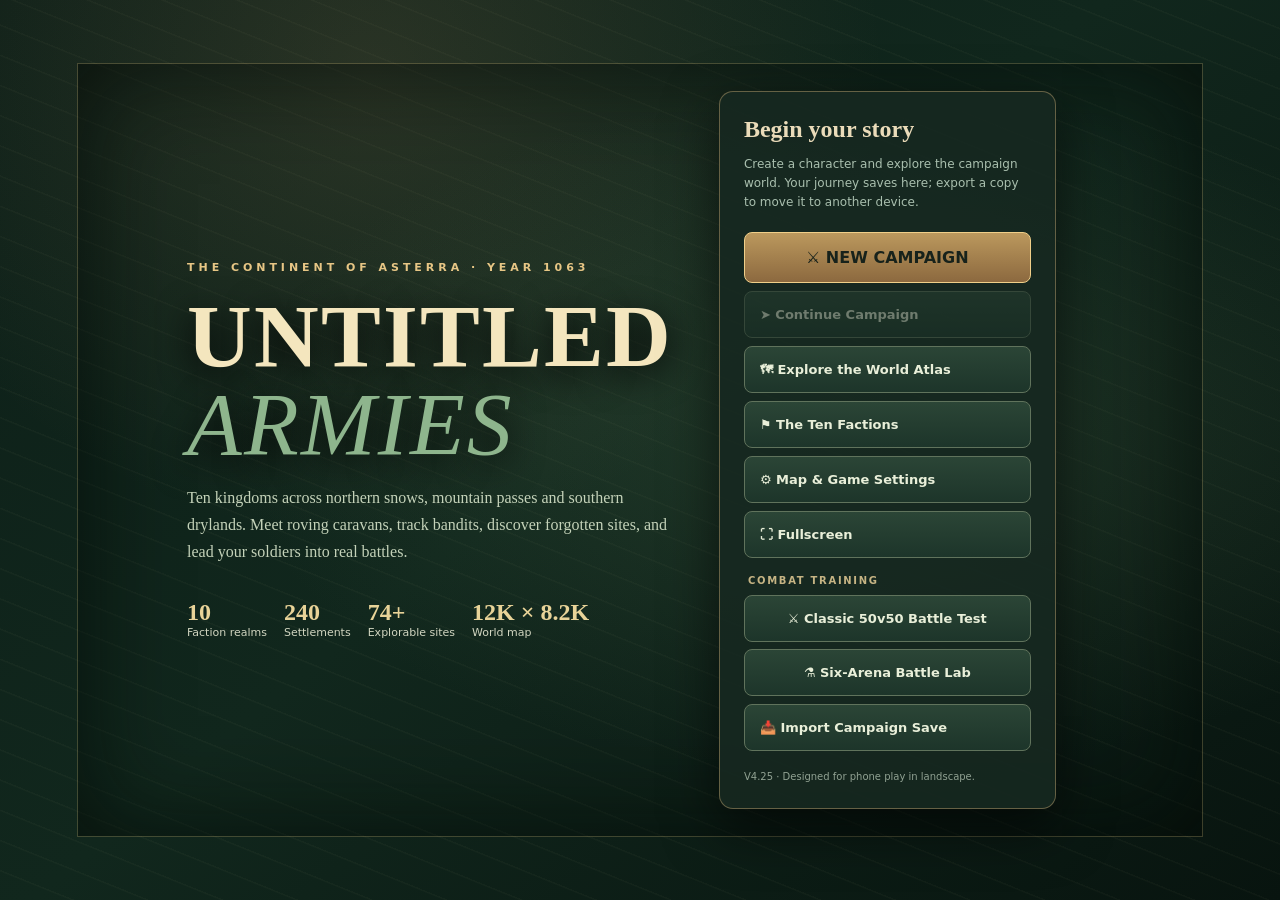
<file: index.html>
<!doctype html>
<html lang="en">
<head>
<meta charset="utf-8">
<meta name="viewport" content="width=device-width,initial-scale=1,maximum-scale=1,user-scalable=no,viewport-fit=cover">
<meta name="theme-color" content="#091512">
<meta name="description" content="Untitled Armies: a medieval campaign sandbox. Explore the vast continent of Asterra, meet ten factions, recruit and upgrade faction troops, and build your legend.">
<title>Untitled Armies — Asterra Campaign · V4.25</title>
<link rel="stylesheet" href="campaign.css?v=4.22">
<style>
.battle-return #screenMenu,.battle-return .mobile-timebar{display:none}
#battleReturnStatus,#battleReturnRetry[hidden]{display:none}
.battle-return #battleReturnStatus{
 position:fixed;inset:0;display:grid;place-content:center;justify-items:center;gap:12px;visibility:hidden;pointer-events:none;
 color:#e7dbc0;font:600 .9rem system-ui;animation:show-battle-return-status 0s .3s forwards
}
.battle-return #battleReturnRetry{pointer-events:auto;min-height:44px}
@keyframes show-battle-return-status{to{visibility:visible}}
</style>
<script>
if(new URLSearchParams(location.search).get('battleReturn')==='1'){
 const root=document.documentElement;
 root.classList.add('battle-return');
 document.addEventListener('DOMContentLoaded',()=>{
  if(!root.classList.contains('battle-return'))return;
  document.getElementById('battleReturnMessage').textContent='Could not load the campaign.';
  const retry=document.getElementById('battleReturnRetry');
  retry.href=location.href;
  retry.hidden=false;
 },{once:true});
}
</script>
</head>
<body>
<div id="battleReturnStatus">
 <span id="battleReturnMessage" role="status">Returning to campaign…</span>
 <a id="battleReturnRetry" class="btn" hidden>Retry</a>
</div>
<div id="rotateNotice" role="status" aria-live="polite">
 <div class="rotate-phone" aria-hidden="true">▱<span>↻</span></div>
 <strong>Turn your phone sideways</strong>
 <p>Untitled Armies is designed to be played in landscape.</p>
</div>
<div id="game" class="hidden">
 <header class="topbar">
   <div class="brand"><span class="crest">⚔</span><div><strong>UNTITLED ARMIES</strong><small>ASTERRA CAMPAIGN · V4.25</small></div></div>
  <div class="top-center">
   <div class="chip">📜 <b id="hudDay">Day 1 · 08:00</b></div>
   <div class="chip">⚑ <b id="hudRegion">Valdorian Kingdom</b></div>
   <div class="chip">⚔ <b id="hudParty">8/75</b></div>
   <div class="chip">🪙 <b id="hudGold">900</b></div>
   <div class="chip">🍞 <b id="hudFood">22</b></div>
  </div>
  <div class="actions">
   <button class="btn small" id="btnSidebar" title="Toggle character and army sidebar">☷</button>
   <button class="btn small" id="btnInspect" title="Toggle place information">⚑</button>
   <button class="btn small" id="btnSave">💾 Save</button>
   <button class="btn small" id="mapFullscreen" type="button" aria-label="Enter fullscreen" aria-pressed="false" title="Enter fullscreen">⛶</button>
   <button class="btn primary small" id="btnMenu">☰ Menu</button>
  </div>
 </header>
 <div class="layout">
  <aside id="sidebar" class="sidebar mobile-hide" aria-label="Your character and army">
   <div class="section-caption">THE TRAVELER</div>
   <div class="hero-card">
    <div class="hero-icon" id="charAvatar">⚜</div>
    <div class="hero-name" id="charName">Wanderer</div>
    <div class="hero-sub" id="charCulture">Level 1 · Kingdom of Valdoria</div>
    <div class="bar"><div class="bar-fill" id="healthBar"></div></div>
    <div class="hero-sub">Health <span id="healthLabel">100/100</span></div>
    <div class="statgrid">
     <div class="stat"><div class="stat-label">🪙 Denars</div><div class="stat-value" id="statGold">900</div></div>
     <div class="stat"><div class="stat-label">🍞 Provisions</div><div class="stat-value" id="statFood">22</div></div>
     <div class="stat"><div class="stat-label">⚑ Renown</div><div class="stat-value" id="statRenown">0</div></div>
     <div class="stat"><div class="stat-label">⚔ Troops</div><div class="stat-value" id="statParty">8</div></div>
     <div class="stat"><div class="stat-label">♥ Morale</div><div class="stat-value" id="statMorale">65</div></div>
    </div>
   </div>
   <button class="btn wide" id="btnCharacter">♙ Character</button>
   <button class="btn wide" id="btnParty">⚔ Manage Party & Upgrades</button>
   <button class="btn wide" id="btnFactions">🏰 Ten Kingdoms & Troop Trees</button>
   <div class="section-caption">YOUR ARMY</div>
   <ul id="partyRoster" class="party-list"></ul>
   <div class="section-caption">YOUR FIRST QUEST</div>
   <div class="eventbox"><b>📜 The road to renown</b><p id="questText">Recruit three volunteers.</p></div>
   <div class="section-caption">ACTIVE CONTRACTS</div><div id="contractsText" class="contract-minis">No contracts. Visit a town to find work.</div>
   <div class="section-caption">CHRONICLE</div>
   <ul class="log-list" id="logList"></ul>
   <p class="sidebar-note">Your soldiers retain their faction's troop templates. Founding your own faction and editing its troop tree will come in a future campaign update.</p>
  </aside>
  <main class="mapwrap" id="mapWrap" aria-label="Explorable continent map">
   <canvas id="worldCanvas" aria-label="Interactive map of Asterra. Tap a destination to travel, drag to pan, or pinch to zoom." role="img"></canvas>
   <div class="map-top">
    <div class="location-chip" id="mapCoordinates">Asterra · Explore the world</div>
    <div class="map-help">Click to select a city or set a route. Drag to pan. Scroll to zoom. <span class="keyhint">W</span><span class="keyhint">A</span><span class="keyhint">S</span><span class="keyhint">D</span> move.</div>
   </div>
   <div class="map-bottom" id="travelText">Tap to travel · Drag to pan · Pinch to zoom</div>
   <div class="map-controls">
    <button class="iconbtn" id="btnZoomIn" title="Zoom in">＋</button>
    <button class="iconbtn" id="btnZoomOut" title="Zoom out">−</button>
    <button class="iconbtn" id="btnCenter" title="Center on your character">◎</button>
    <button class="iconbtn" id="btnOverview" title="See the full continent">▦</button>
   </div>
  </main>
  <aside id="inspector" class="inspector mobile-hide" aria-label="Selected place or party">
   <div class="section-caption">THE LAND BEFORE YOU</div>
   <div id="inspectorContent"><h2>Welcome to Asterra</h2><p>Select a location to inspect it and travel there.</p></div>
   <div class="section-caption">CONTINENT MAP</div>
   <div id="minimapHolder"><canvas id="minimap" width="260" height="170" aria-label="Continent overview, click to move the camera"></canvas><div class="legend">Gold dot: you · Colored dots: faction capitals</div></div>
   <div class="section-caption">TIME & ORDERS</div>
    <div class="time-controls" aria-label="World time controls">
     <button class="btn" id="hudPause">▶ Wait here</button>
     <button class="btn speed-choice" data-speed="1" aria-label="Wait here at 1× speed" aria-pressed="false">1×</button><button class="btn speed-choice" data-speed="2" aria-label="Wait here at 2× speed" aria-pressed="false">2×</button><button class="btn speed-choice" data-speed="4" aria-label="Wait here at 4× speed" aria-pressed="false">4×</button>
    </div>
   <button class="btn" id="mapNearest">🏰 Nearest Settlement</button>
   <button class="btn" id="mapDiscover">✦ Nearby Discovery</button>
   <button class="btn" id="mapFaction">⚑ Faction Atlas</button>
   <p class="subtle">Click roaming parties to pursue them as they move. At close range, you can talk, trade or enter battle. Ruins, shrines and camps reward exploration.</p>
  </aside>
 </div>
 <div class="footer-hint">KINGDOM STANDING · LIVING ROADS · COMMAND ARMIES · PHONE LANDSCAPE · ASTERRA CAMPAIGN V4.25 · <a href="classic.html?v=4.25">Classic Combat</a> · <a href="lab.html">Battle Lab</a></div>
</div>
<div id="toast" class="toast hidden" role="status" aria-live="polite"></div>
<section id="screenMenu" class="overlay" aria-label="Main menu">
 <div class="menu-bg"></div>
 <div class="menu-screen">
  <div>
   <div class="menu-eyebrow">THE CONTINENT OF ASTERRA · YEAR 1063</div>
   <h1>UNTITLED<br><i>ARMIES</i></h1>
   <p class="menu-intro">Ten kingdoms across northern snows, mountain passes and southern drylands. Meet roving caravans, track bandits, discover forgotten sites, and lead your soldiers into real battles.</p>
   <div class="menu-summary">
    <div><strong>10</strong>Faction realms</div>
    <div><strong id="menuSettlementCount">240</strong>Settlements</div>
    <div><strong id="menuLandmarkCount"></strong>Explorable sites</div>
    <div><strong>12K × 8.2K</strong>World map</div>
   </div>
  </div>
  <div class="menu-box">
   <h2>Begin your story</h2>
   <p>Create a character and explore the campaign world. Your journey saves here; export a copy to move it to another device.</p>
   <button id="menuNew" class="btn primary">⚔ NEW CAMPAIGN</button>
   <button id="menuContinue" class="btn" disabled>➤ Continue Campaign</button>
   <button id="menuAtlas" class="btn">🗺 Explore the World Atlas</button>
   <button id="menuFactions" class="btn">⚑ The Ten Factions</button>
   <button id="menuOptions" class="btn">⚙ Map & Game Settings</button>
   <button id="menuFullscreen" class="btn" type="button" aria-pressed="false">⛶ Fullscreen</button>
   <div class="section-caption">COMBAT TRAINING</div>
   <a href="classic.html?v=4.25" class="btn" style="text-decoration:none;display:block;text-align:center;margin:7px 0">⚔ Classic 50v50 Battle Test</a>
   <a href="lab.html" class="btn" style="text-decoration:none;display:block;text-align:center;margin:7px 0">⚗ Six-Arena Battle Lab</a>
   <button id="menuImport" class="btn">📥 Import Campaign Save</button>
   <div class="menu-foot">V4.25 · Designed for phone play in landscape.</div>
  </div>
 </div>
</section>
<section id="screenCreate" class="overlay hidden" aria-label="Create your character">
 <div class="modal create-modal" role="dialog" aria-modal="true" aria-labelledby="createTitle">
  <header class="create-heading">
   <h2 id="createTitle">Create your character</h2>
   <button class="close" id="createCancel" type="button" aria-label="Back to menu">×</button>
  </header>
  <div class="create-layout">
   <div class="create-identity">
    <label for="newName">Name<input id="newName" type="text" maxlength="28" autocomplete="off" value="Wanderer"></label>
    <label for="newAge">Age<input id="newAge" type="number" inputmode="numeric" min="18" max="75" step="1" value="26"></label>
    <label class="create-wide" for="originSelect">Homeland<select id="originSelect"></select></label>
    <label class="create-wide" for="backgroundSelect">Background
     <select id="backgroundSelect">
      <option value="wanderer">Wanderer</option>
      <option value="soldier">Former Soldier</option>
      <option value="merchant">Merchant Apprentice</option>
     </select>
    </label>
   </div>
   <div class="create-appearance">
    <div class="create-preview">
     <div id="createPortrait" class="create-portrait-preview" aria-label="Portrait preview"></div>
     <small id="createPortraitAge"></small>
    </div>
    <div class="create-appearance-options">
     <label for="newSkin">Skin tone<select id="newSkin"></select></label>
     <label for="newHair">Hair color<select id="newHair"></select></label>
     <label for="newHairStyle">Hairstyle<select id="newHairStyle"></select></label>
    </div>
   </div>
  </div>
  <footer class="create-actions">
   <button class="btn" id="randomizeAppearance" type="button">Randomize appearance</button>
   <button class="btn primary" id="createStart" type="button">Enter the World ⚔</button>
  </footer>
 </div>
</section>
<section id="screenEncounter" class="overlay hidden" aria-label="Party encounter">
 <div class="modal encounter-modal" role="dialog" aria-modal="true" aria-labelledby="encounterName">
  <div class="smallcaps">THE ROADS OF ASTERRA · ENCOUNTER</div>
  <h2 id="encounterName">Travelers ahead</h2>
  <p id="encounterIntro">You have met another party on the road.</p>
  <div class="encounter-rosters" id="encounterRoster">
   <div class="encounter-army"><span class="smallcaps">YOUR COMPANY</span><strong id="encounterOwnCount">8 soldiers</strong><p id="encounterOwnDetail"></p></div>
   <div class="encounter-army hostile"><span class="smallcaps">THE OTHER PARTY</span><strong id="encounterEnemyCount">Bandits</strong><p id="encounterEnemyDetail"></p></div>
  </div>
  <dl id="encounterNobleDetails" class="encounter-noble-details" aria-label="Noble details" hidden>
   <div><dt>Role</dt><dd id="encounterNobleRole"></dd></div>
   <div><dt>Status</dt><dd id="encounterNobleStatus"></dd></div>
   <div><dt>Favor</dt><dd id="encounterNobleFavor"></dd></div>
  </dl>
  <section id="encounterTravelingFamily" class="encounter-traveling-family" aria-labelledby="encounterFamilyHeading" hidden>
   <h3 id="encounterFamilyHeading">Traveling family</h3>
   <div id="encounterFamilyActions" class="encounter-family-actions"></div>
  </section>
  <div id="encounterBanditInfo" class="hideout-road-info" hidden></div>
  <div id="encounterDialogue" class="eventbox" role="status"><b>They await your decision.</b><p>Speak with them, fight, or leave.</p></div>
  <div class="encounter-actions">
   <button class="btn primary" id="encounterDeploy">◇ Plan deployment</button>
   <button class="btn danger" id="encounterFight">⚔ Quick Start</button>
   <button class="btn" id="encounterTalk">💬 Speak to their leader</button>
   <button class="btn" id="encounterNobleRoads" type="button" hidden>Ask about roads</button>
   <button class="btn" id="encounterTrade">🪙 Offer to trade</button>
   <button class="btn" id="encounterLeave">↩ Leave peacefully</button>
  </div>
 </div>
</section>
<section id="screenLandmark" class="overlay hidden">
 <div class="modal landmark-modal" role="dialog" aria-modal="true" aria-labelledby="landmarkName" aria-describedby="landmarkDetail">
  <header class="landmark-heading">
   <div><div class="smallcaps" id="landmarkType"></div><h2 id="landmarkName"></h2></div>
   <button class="btn" id="landmarkClose" type="button">↩ Return to the map</button>
  </header>
  <div class="landmark-detail">
   <div id="landmarkDetail" role="status"></div>
   <section id="landmarkHideout" class="hideout-panel" aria-label="Hideout status" hidden></section>
  </div>
  <div id="landmarkActions" class="landmark-actions" role="group" aria-label="Landmark actions"></div>
 </div>
</section>
<section id="screenAftermath" class="overlay hidden" aria-label="Battle aftermath">
 <div class="modal">
  <div class="smallcaps">THE AFTERMATH · ASTERRA CAMPAIGN</div>
  <h2 id="aftermathTitle">The battle has ended</h2>
  <div id="aftermathDetails" class="eventbox"></div>
  <div class="modal-actions">
   <button class="btn primary" id="aftermathContinue">↩ Return to the Campaign Map</button>
   <button class="btn hidden" id="aftermathInn" type="button">Visit the inn</button>
  </div>
 </div>
</section>
<section id="screenAtlas" class="overlay hidden" aria-label="World Atlas">
 <div class="modal large atlas-modal">
  <button class="close" id="atlasClose" aria-label="Close world atlas">×</button>
  <div class="smallcaps">ASTERRA · THE NATURAL WORLD</div>
  <h2>A Continent Shaped by Climate &amp; History</h2>
  <p>The far north is cold, the central valleys are temperate, and the southern interior is warmer and drier. Mountains create rain shadows; rivers descend through the lowlands, and trade roads seek valleys and crossings.</p>
  <div class="atlas-frame"><canvas id="atlasCanvas" aria-label="Overview of Asterra, with ten factions, natural terrain, rivers and trade routes"></canvas></div>
  <div class="atlas-controls">
   <div class="atlas-hint">Colored banners mark faction capitals. Drag to pan; scroll to zoom. Roads follow valleys and river crossings.</div>
   <button class="btn small" id="atlasZoomIn" title="Zoom atlas in">＋</button>
   <button class="btn small" id="atlasZoomOut" title="Zoom atlas out">−</button>
   <button class="btn small" id="atlasReset" title="Show entire continent">◎ Full Map</button>
  </div>
 </div>
</section>
<section id="screenFactions" class="overlay hidden" aria-label="Faction encyclopedia">
 <div class="modal large">
  <button class="close" id="factionsClose" aria-label="Close factions">×</button>
  <div class="smallcaps">THE ATLAS OF ASTERRA</div>
  <h2>Ten realms. Ten military traditions.</h2>
  <p>Every realm begins at peace. Trade compacts, border incidents, alliances and wars can reshape the campaign over time. Select a faction to inspect its troops and foreign affairs.</p>
  <div id="factionGrid" class="factions-grid"></div>
  <div id="factionDetail" class="faction-details"></div>
 </div>
</section>
<section id="screenOptions" class="overlay hidden" aria-label="Map settings">
 <div class="modal">
  <button class="close" id="optionsClose" aria-label="Close map options">×</button>
  <h2>Map Settings</h2>
  <p>Choose how you see the world. Changes are saved with your current campaign.</p>
  <label class="switch">Faction borders <input type="checkbox" id="optBorders" checked></label>
  <label class="switch">Settlement labels <input type="checkbox" id="optLabels" checked></label>
  <label class="switch">Road networks <input type="checkbox" id="optRoads" checked></label>
  <label class="switch">Continent minimap <input type="checkbox" id="optMinimap" checked></label>
  <label class="switch">Follow your character while traveling <input type="checkbox" id="optFollow" checked></label>
  <div class="modal-actions"><button class="btn primary" id="optionsApply">Apply Settings</button></div>
 </div>
</section>
<section id="screenPause" class="overlay hidden" aria-label="Campaign menu">
 <div class="modal">
  <div class="smallcaps">PAUSED · UNTITLED ARMIES</div>
  <h2>Campaign Menu</h2>
  <p>Your journey pauses while this menu is open. Save, export or restore a backup, import a campaign from another device, adjust settings, or return to the title screen.</p>
  <div class="modal-actions"><button class="btn primary" id="pauseResume">▶ Resume Campaign</button><button class="btn" id="pauseSave">💾 Save Campaign</button></div>
  <div class="modal-actions"><button class="btn" id="exportSave">📤 Export Save</button><button class="btn" id="importSave">📥 Import Save</button></div>
  <div class="modal-actions"><button class="btn" id="restoreBackup">↶ Restore Previous Save</button><button class="btn" id="restoreOlderBackup">↶ Restore Older Backup</button></div>
  <div class="modal-actions"><button class="btn" id="pauseOptions">⚙ Map Settings</button><button class="btn" id="pauseMenu">🏰 Main Menu</button></div>
  <div class="eventbox"><b>Combat training</b><p>Practice with the same battle rules as your campaign.</p><a href="classic.html?v=4.25">Classic 50v50</a> · <a href="lab.html">Six-Arena Lab</a></div>
 </div>
</section>
<section id="screenParty" class="overlay hidden" aria-label="Your party">
 <div class="modal party-management-modal">
  <button class="close" id="partyClose" aria-label="Close party">×</button>
  <div class="smallcaps">YOUR COMPANIONS IN ARMS</div>
  <h2>Manage Party</h2>
  <div class="party-management-layout">
   <div id="partyModalContent" aria-label="Company readiness and troop training"></div>
   <section class="management-pane" id="partyPrisoners" aria-labelledby="partyPrisonersHeading" hidden>
    <h3 id="partyPrisonersHeading">Prisoners</h3>
    <div id="partyPrisonerList" class="management-list"></div>
    <p id="partyPrisonerNotice" class="management-notice" role="status"></p>
   </section>
  </div>
  <div class="modal-actions"><button class="btn" id="modalCharacter">♙ Character</button><button class="btn" id="modalArmory">⚒ Weapon designer</button></div>
 </div>
</section>
<section id="screenArmory" class="overlay hidden" aria-label="Weapon designer">
 <div class="modal armory-modal" role="dialog" aria-modal="true" aria-labelledby="armoryHeading">
  <button class="close" id="armoryClose" type="button" aria-label="Close weapon designer">×</button>
  <h2 id="armoryHeading">Weapon designer</h2>
  <div class="armory-layout">
   <div class="armory-fields">
    <label>Realm<select id="armoryFaction"></select></label>
    <label>Troop type<select id="armoryTier"></select></label>
    <label>Weapon<select id="armoryWeapon"></select></label>
    <label>Style<select id="armoryStyle"></select></label>
    <label class="armory-name">Name<input id="armoryName" maxlength="32" autocomplete="off" placeholder="Use the weapon name"></label>
   </div>
   <div class="armory-preview" id="armoryPreview" aria-live="polite"></div>
  </div>
  <div class="modal-actions">
   <button class="btn" id="armoryGenerate" type="button">Generate</button>
   <button class="btn" id="armoryReset" type="button">Restore standard</button>
   <button class="btn primary" id="armorySave" type="button">Assign weapon</button>
  </div>
 </div>
</section>
<section id="screenCharacter" class="overlay hidden" aria-label="Character information">
 <div class="modal">
  <button class="close" id="characterClose" aria-label="Close character">×</button>
  <div class="smallcaps">THE MAKING OF A LEGEND</div>
  <h2>Character</h2>
  <div id="characterModalContent"></div>
  <section id="characterForgedWeapons" class="smithy-arsenal" aria-label="Custom weapons" hidden></section>
  <div class="modal-actions"><button class="btn" id="modalParty">⚔ Army & Upgrades</button></div>
 </div>
</section>
<section id="screenTown" class="overlay hidden" aria-label="Settlement visit">
 <div class="modal large town-modal" role="dialog" aria-modal="true" aria-labelledby="townName" aria-describedby="townDescription">
  <header class="town-heading">
   <div class="town-title-block"><div class="smallcaps" id="townFaction">SETTLEMENT</div><h2 id="townName">Town</h2></div>
   <button class="btn primary" id="townLeave" type="button">↩ Return to the road</button>
  </header>
  <p id="townDescription" class="subtle town-description"></p>
  <nav class="town-nav" role="tablist" aria-orientation="horizontal" aria-label="Town activities">
   <button class="town-nav-button is-active" id="townTabOverview" type="button" data-town-view="overview" role="tab" aria-selected="true" aria-controls="townPanelOverview">🏘 Overview</button>
   <button class="town-nav-button" id="townTabMarket" type="button" data-town-view="market" role="tab" aria-selected="false" aria-controls="townPanelMarket" tabindex="-1">🛒 Market</button>
   <button class="town-nav-button" id="townTabSmithy" type="button" data-town-view="smithy" role="tab" aria-selected="false" aria-controls="townPanelSmithy" tabindex="-1" hidden>⚒ Smithy</button>
   <button class="town-nav-button" id="townTabInn" type="button" data-town-view="inn" role="tab" aria-selected="false" aria-controls="townPanelInn" tabindex="-1">🍺 Inn</button>
   <button class="town-nav-button" id="townTabGarrison" type="button" data-town-view="garrison" role="tab" aria-selected="false" aria-controls="townPanelGarrison" tabindex="-1">🛡 Garrison</button>
   <button class="town-nav-button" id="townTabContracts" type="button" data-town-view="contracts" role="tab" aria-selected="false" aria-controls="townPanelContracts" tabindex="-1">📜 Contracts</button>
   <button class="town-nav-button" id="townTabNews" type="button" data-town-view="news" role="tab" aria-selected="false" aria-controls="townPanelNews" tabindex="-1">🗞 Local news</button>
  </nav>
  <div class="town-content">
   <section class="town-panel is-active" id="townPanelOverview" data-town-panel="overview" role="tabpanel" aria-labelledby="townTabOverview">
    <div class="town-arrival">
     <div id="townIdentity" class="town-identity"></div>
     <div id="townPriority" class="town-priority" role="group" aria-label="Recommended services"></div>
    </div>
    <div id="townCorridor" class="town-corridor"></div>
    <div class="town-overview">
     <section id="townPeople" aria-labelledby="townPeopleHeading" hidden>
      <h3 id="townPeopleHeading">People here</h3>
      <div id="townPeopleList" class="town-people-list"></div>
      <p id="townPeopleDialogue" class="town-people-dialogue" role="status"></p>
     </section>
     <div class="town-overview-services">
      <div class="town-services-heading"><h3>Town square</h3><span>Time stands still while you are here.</span></div>
      <div class="town-services" id="townServices" aria-label="Town square actions"></div>
     </div>
    </div>
   </section>
   <section class="town-panel" id="townPanelMarket" data-town-panel="market" role="tabpanel" aria-labelledby="townTabMarket" hidden>
    <div class="town-destination-heading"><div class="smallcaps market-caption">LOCAL MARKET</div><p>Buy or sell supplies, equipment and local resources. Caravans shift stock; shortages raise prices.</p></div>
    <div class="town-market-layout">
     <section class="management-pane" id="townWorkshop" aria-labelledby="townWorkshopHeading" hidden>
      <h3 id="townWorkshopHeading">Workshops</h3>
      <div id="townWorkshopList" class="management-list"></div>
      <p id="townWorkshopNotice" class="management-notice" role="status"></p>
     </section>
     <div class="town-shop" id="townShop" aria-label="Items for sale"></div>
    </div>
   </section>
   <section class="town-panel" id="townPanelSmithy" data-town-panel="smithy" role="tabpanel" aria-labelledby="townTabSmithy" hidden>
    <div id="townSmithy" class="town-smithy"></div>
   </section>
   <section class="town-panel" id="townPanelInn" data-town-panel="inn" role="tabpanel" aria-labelledby="townTabInn" hidden>
    <div class="town-destination-heading"><div class="smallcaps">THE INN</div></div>
   <div class="town-service-summary" id="townInnSummary" aria-label="Party condition at the inn"></div>
    <div class="town-panel-actions" id="townInnAction" aria-label="Inn services"></div>
   </section>
   <section class="town-panel" id="townPanelGarrison" data-town-panel="garrison" role="tabpanel" aria-labelledby="townTabGarrison" hidden>
    <div class="town-destination-heading"><div class="smallcaps">THE GARRISON</div></div>
    <div class="town-garrison-layout">
     <div class="town-garrison-main">
      <div class="town-service-summary" id="townGarrisonSummary" aria-label="Garrison and recruitment details"></div>
      <div class="town-panel-actions" id="townGarrisonAction" aria-label="Recruitment services"></div>
     </div>
     <section class="management-pane" id="townPrisoners" aria-labelledby="townPrisonersHeading" hidden>
      <h3 id="townPrisonersHeading">Prisoners</h3>
      <div id="townPrisonerList" class="management-list"></div>
      <p id="townPrisonerNotice" class="management-notice" role="status"></p>
     </section>
    </div>
   </section>
   <section class="town-panel" id="townPanelContracts" data-town-panel="contracts" role="tabpanel" aria-labelledby="townTabContracts" hidden>
    <div class="town-destination-heading"><div class="smallcaps contract-board-title contract-caption">CONTRACT BOARD</div><p>Take on work from local patrons and earn coin, experience, and renown.</p></div>
    <div id="townContracts" class="contract-list" aria-label="Available contracts"></div>
   </section>
   <section class="town-panel" id="townPanelNews" data-town-panel="news" role="tabpanel" aria-labelledby="townTabNews" hidden>
    <div class="town-destination-heading"><div class="smallcaps">GOSSIP &amp; RUMORS</div><p id="townNewsText">Ask around for reports from nearby roads and settlements.</p></div>
    <div class="town-panel-actions" id="townNewsAction" aria-label="Local news services"></div>
   </section>
  </div>
 </div>
</section>
<div class="mobile-timebar" aria-label="Time controls">
 <button id="mobilePause" aria-label="Wait here">▶</button><button class="speed-choice" data-speed="1" aria-label="Wait here at 1× speed" aria-pressed="false">1×</button><button class="speed-choice" data-speed="2" aria-label="Wait here at 2× speed" aria-pressed="false">2×</button><button class="speed-choice" data-speed="4" aria-label="Wait here at 4× speed" aria-pressed="false">4×</button>
</div>
<input id="importSaveFile" type="file" accept="application/json,.json" hidden>
<script src="world-settlement-expansion.js?v=4.22"></script>
<script src="world-crossings.js?v=4.22"></script>
<script src="world-data.js?v=4.22"></script>
<script src="map-painter.js?v=4.22"></script>
<script src="battle-forge.js?v=4.22"></script>
<script src="campaign-armory.js?v=4.22"></script>
<script src="campaign-smithy-ui.js?v=4.22"></script>
<script src="campaign-nobles.js?v=4.22"></script>
<script src="campaign-noble-houses.js?v=4.22"></script>
<script src="campaign-characters.js?v=4.22"></script>
<script src="campaign-character-ui.js?v=4.22"></script>
<script src="campaign-prisoners.js?v=4.22"></script>
<script src="campaign-workshops.js?v=4.22"></script>
<script src="campaign-place-roles.js?v=4.22"></script>
<script src="campaign-corridors.js?v=4.22"></script>
<script src="campaign-bandit-profiles.js?v=4.22"></script>
<script src="campaign-bandit-camps.js?v=4.22"></script>
<script src="campaign.js?v=4.25"></script>
</body>
</html>
</file>
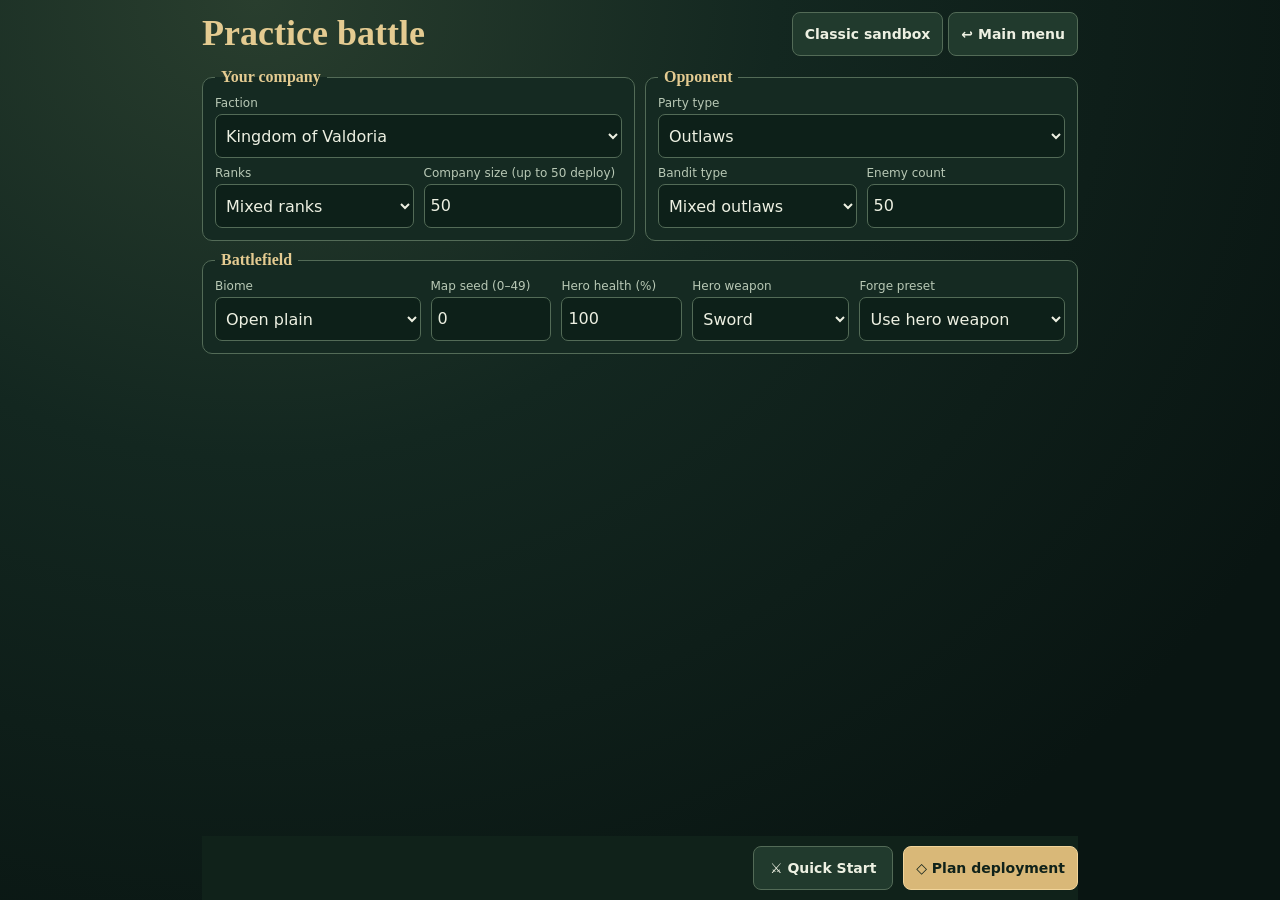
<file: battle-practice.html>
<!doctype html>
<html lang="en">
<head>
 <meta charset="utf-8">
 <meta name="viewport" content="width=device-width, initial-scale=1, viewport-fit=cover">
 <meta name="theme-color" content="#091512">
 <title>Practice Battle · Untitled Armies</title>
 <style>
  :root{color-scheme:dark;font:16px system-ui,sans-serif;color:#edf0e2;background:#091512;--gold:#e4cb91;--line:#536b57;--muted:#b8c8b5}
  *{box-sizing:border-box}
  body{margin:0;min-height:100vh;background:radial-gradient(ellipse at 20% 0%,#293e2e 0%,#132720 36%,#091512 82%)}
  .practice{width:min(100%,900px);min-height:100vh;min-height:100dvh;margin:auto;display:grid;grid-template-rows:auto minmax(0,1fr) auto;padding:0 max(12px,env(safe-area-inset-right)) 0 max(12px,env(safe-area-inset-left))}
  header{display:flex;align-items:center;justify-content:space-between;gap:12px;padding:max(12px,env(safe-area-inset-top)) 0 12px}
  nav{display:flex;flex-wrap:wrap;justify-content:flex-end;gap:5px}
  h1{margin:0;color:var(--gold);font:700 clamp(22px,4vw,36px)/1.1 Georgia,serif}
  main{display:grid;grid-template-columns:repeat(2,minmax(0,1fr));gap:10px;align-content:start}
  fieldset{min-width:0;margin:0;padding:10px 12px 12px;display:grid;grid-template-columns:repeat(2,minmax(0,1fr));gap:8px 10px;border:1px solid var(--line);border-radius:10px;background:#152a22}
  legend{padding:0 6px;color:var(--gold);font:700 16px Georgia,serif}
  label{min-width:0;display:grid;gap:3px;color:var(--muted);font-size:12px;line-height:1.25}
  label[hidden]{display:none}
  .wide{grid-column:1/-1}
  .field{grid-template-columns:1.7fr 1fr 1fr 1.3fr 1.7fr}
  select,input,button,a{font:inherit}
  select,input{width:100%;min-width:0;min-height:44px;border:1px solid var(--line);border-radius:7px;background:#0d2019;color:#edf0e2;padding:6px;font-size:16px}
  button,a{display:inline-grid;place-items:center;min-height:44px;padding:7px 12px;border:1px solid var(--line);border-radius:8px;background:#213a2d;color:#edf0e2;text-decoration:none;font-size:14px;font-weight:700}
  button{min-width:140px;cursor:pointer;background:#d9b878;color:#10221a;border-color:#f1d49a}
  button.quick-start{background:#213a2d;color:#edf0e2;border-color:var(--line)}
  :focus-visible{outline:2px solid #efd394;outline-offset:2px}
  footer{position:sticky;bottom:0;display:flex;justify-content:flex-end;align-items:center;gap:10px;padding:10px 0 max(10px,env(safe-area-inset-bottom));background:#10221a}
  @media (max-width:520px){main{grid-template-columns:1fr}.field{grid-template-columns:repeat(2,minmax(0,1fr))}footer button{min-width:0;flex:1}}
  @media (orientation:landscape) and (max-height:430px){header{padding-top:max(5px,env(safe-area-inset-top));padding-bottom:5px}main{gap:5px}fieldset{padding:4px 8px 7px;gap:5px 7px}legend{font-size:14px}footer{padding-top:5px;padding-bottom:max(5px,env(safe-area-inset-bottom))}}
 </style>
</head>
<body>
<form class="practice" id="practiceSetup" action="campaign-battle.html" method="get">
 <input type="hidden" name="practice" value="1">
 <input type="hidden" name="v" value="4.25">
 <header>
  <h1>Practice battle</h1>
  <nav aria-label="Other modes">
   <a href="classic.html?legacy=1">Classic sandbox</a>
   <a href="index.html">↩ Main menu</a>
  </nav>
 </header>
 <main>
  <fieldset>
   <legend>Your company</legend>
   <label class="wide">Faction
    <select name="faction" id="practiceFaction">
     <option value="0">Verdant Marches</option>
     <option value="1">Skeldic Jarldoms</option>
     <option value="2">Ironhold Clans</option>
     <option value="3">Crown of Veyr</option>
     <option value="4">Sunspire Dominion</option>
     <option value="5">Tideborn League</option>
     <option value="6" selected>Kingdom of Valdoria</option>
     <option value="7">Aurelian Empire</option>
     <option value="8">Saffron Sultanate</option>
     <option value="9">Red Steppe Khanate</option>
    </select>
   </label>
   <label>Ranks
    <select name="mix">
     <option value="mixed" selected>Mixed ranks</option>
     <option value="recruits">Recruits</option>
     <option value="veterans">Veterans</option>
     <option value="elite">Elite</option>
    </select>
   </label>
   <label>Company size (up to 50 deploy)
    <input name="count" type="number" inputmode="numeric" min="1" max="75" value="50" required>
   </label>
  </fieldset>
  <fieldset>
   <legend>Opponent</legend>
   <label class="wide">Party type
    <select name="kind" id="practiceOpponent">
     <option value="bandit">Outlaws</option>
     <option value="patrol">Realm patrol</option>
     <option value="caravan">Merchant caravan</option>
    </select>
   </label>
   <label id="practiceBandits">Bandit type
    <select name="bandit" id="practiceBanditType">
     <option value="">Mixed outlaws</option><option value="roadside">Road Robbers</option><option value="woodland">Timber Archers</option>
     <option value="ridge">Highland Deserters</option><option value="marsh">Marsh Runners</option><option value="steppe">Steppe Riders</option>
    </select>
   </label>
   <label id="practiceCampLevel" hidden>Camp level
    <input type="number" name="campLevel" min="1" max="5" value="3" inputmode="numeric" required>
   </label>
   <label id="practiceEnemyRealm">Realm
    <select name="enemyFaction" id="practiceEnemyFaction">
     <option value="2">Ironhold Clans</option>
    </select>
   </label>
   <label>Enemy count
    <input name="enemyCount" type="number" inputmode="numeric" min="1" max="50" value="50" required>
   </label>
  </fieldset>
  <fieldset class="field wide">
   <legend>Battlefield</legend>
   <label>Biome
    <select name="biome">
     <option value="grass">Open plain</option>
     <option value="forest">Forest</option>
     <option value="hills">Hills and ridges</option>
     <option value="marsh">Muddy ground</option>
     <option value="river">Shallow river</option>
     <option value="desert">Rocky outcrop</option>
     <option value="mountain">Mountain ridge</option>
     <option value="mixed">Mixed terrain</option>
    </select>
   </label>
   <label>Map seed (0–49)
    <input name="seed" type="number" inputmode="numeric" min="0" max="49" value="0" required>
   </label>
   <label>Hero health (%)
    <input name="health" type="number" inputmode="numeric" min="1" max="100" value="100" required>
   </label>
   <label>Hero weapon
    <select name="weapon">
     <option value="sword">Sword</option>
     <option value="axe">Axe</option>
     <option value="spear">Spear</option>
     <option value="bow">Bow</option>
    </select>
   </label>
   <label>Forge preset
    <select name="forgePreset" id="practiceForgePreset">
     <option value="">Use hero weapon</option>
    </select>
   </label>
  </fieldset>
 </main>
 <footer>
  <button type="submit" class="quick-start">⚔ Quick Start</button>
  <button type="submit" name="deploy" value="1">◇ Plan deployment</button>
 </footer>
</form>
<script src="battle-forge.js?v=4.22" defer></script>
<script src="battle-practice.js?v=4.25" defer></script>
</body>
</html>
</file>
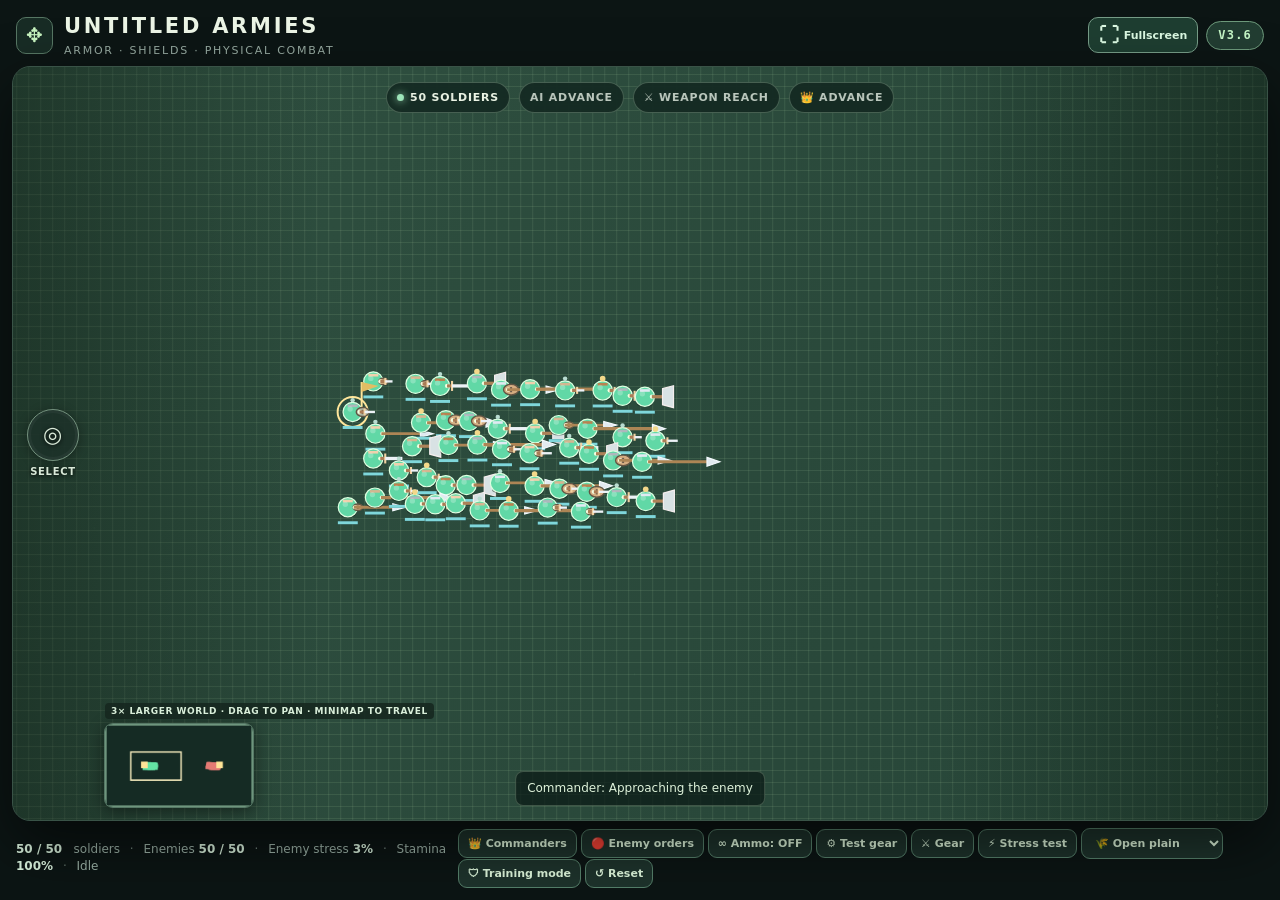
<file: battle.html>
<!doctype html>
<html lang="en">
<head>
<meta charset="utf-8">
<meta name="viewport" content="width=device-width,initial-scale=1,viewport-fit=cover,user-scalable=no">
<meta name="theme-color" content="#0e1816">
<title>Untitled Armies — Campaign Battle · V4.2</title>
<style>
:root{color-scheme:dark;--paper:#ecf5e6;--muted:#97aaa1;--accent:#8fecbe;--card:#182725;--edge:#365247}
*{box-sizing:border-box}html,body{margin:0;min-height:100%;background:#0c1514;color:var(--paper);font:500 14px/1.4 system-ui,-apple-system,Segoe UI,Roboto,sans-serif;overscroll-behavior:none}
body{display:flex;justify-content:center;align-items:center;padding:clamp(10px,2vw,28px)}
.app{width:min(1100px,100%);display:flex;flex-direction:column;gap:13px}
.top{display:flex;align-items:center;justify-content:space-between;gap:12px;padding:0 4px}
.brand{display:flex;align-items:center;gap:11px;min-width:0}.emblem{width:37px;height:37px;display:grid;place-items:center;border:1px solid #567663;border-radius:10px;background:#182c25;font-size:20px;color:#c7f3bf}.brand h1{margin:0;font-size:clamp(15px,2vw,21px);letter-spacing:.13em;font-weight:800}.brand p{margin:2px 0 0;color:var(--muted);font-size:11px;letter-spacing:.16em;text-transform:uppercase}.build{border:1px solid #6d997b;padding:7px 11px;border-radius:99px;white-space:nowrap;font:800 12px/1.1 ui-monospace,SFMono-Regular,Consolas,monospace;letter-spacing:.1em;color:#c5f6c6;background:#223d32}
.board{position:relative;min-height:390px;height:min(68dvh,640px);overflow:hidden;border-radius:18px;border:1px solid #395347;background:#22342c;box-shadow:0 23px 60px #0008;isolation:isolate}
canvas{display:block;width:100%;height:100%;touch-action:none}
.board:after{content:"";position:absolute;inset:0;background:linear-gradient(90deg,#07130a66 0%,transparent 25%,transparent 74%,#07130a66 100%);pointer-events:none}
.rail{position:absolute;top:0;bottom:0;z-index:2;display:flex;flex-direction:column;justify-content:center;align-items:center;gap:11px;padding:9px;width:80px}
.left{left:0}.right{right:0;width:88px}.orders{display:flex;flex-direction:column;gap:9px;align-items:center;transition:opacity .2s,transform .2s}.orders.is-hidden{opacity:0;pointer-events:none;transform:translateX(9px)}
.control{border:0;background:transparent;padding:0;color:#d9e9d8;cursor:pointer;display:flex;flex-direction:column;align-items:center;gap:4px;min-width:58px;font:700 10px/1.3 system-ui,sans-serif;letter-spacing:.07em;text-shadow:0 1px 4px #000;text-transform:uppercase}
.dot{display:grid;place-items:center;width:52px;height:52px;border:1px solid #74917e;border-radius:50%;background:#1c3129dc;box-shadow:0 2px 12px #0005,inset 0 0 0 3px #ffffff09;font-size:22px;transition:transform .15s,background .15s,border-color .15s}.control:active .dot{transform:scale(.91)}.control:focus-visible .dot{outline:3px solid #e1ff9e;outline-offset:3px}
.control[aria-pressed="true"] .dot,.control.active .dot{border-color:#a5facc;background:#2a6150;box-shadow:0 0 0 3px #9dfab12a,0 0 19px #7ce9a149}
.attack .dot{color:#ffe8a4}.defend .dot{color:#bcf9e2}.stop .dot{color:#ffc5ab}.retreat .dot{color:#c7defc}
.control.attack.active .dot{background:#6c4b28}.control.stop.active .dot{background:#654c3f}.control.retreat.active .dot{background:#304f67}
.overlay-top{position:absolute;top:15px;left:50%;transform:translateX(-50%);z-index:2;pointer-events:none;display:flex;gap:9px;max-width:calc(100% - 154px);justify-content:center}
.pill{display:flex;align-items:center;gap:6px;white-space:nowrap;padding:7px 10px;border:1px solid #92b29a66;border-radius:25px;background:#11241ecf;backdrop-filter:blur(6px);font-size:11px;letter-spacing:.07em;font-weight:700}.light{display:block;width:7px;height:7px;border-radius:50%;background:#9ee5ba;box-shadow:0 0 9px #9ee5ba}.pill.dim{color:#bdc9bf}
.bottom-note{position:absolute;z-index:2;bottom:14px;left:50%;transform:translateX(-50%);width:max-content;max-width:calc(100% - 154px);border:1px solid #738b7777;border-radius:8px;background:#0b1a15b8;color:#def2da;padding:8px 11px;pointer-events:none;font-size:12px;text-align:center}
.info{display:flex;align-items:center;justify-content:space-between;gap:10px;color:#9eb4a9;font-size:12px;padding:0 4px}.info strong{color:#dbf4df}.divider{opacity:.5;margin:0 6px}
@media(max-width:620px){body{padding:0;align-items:stretch}.app{gap:0;min-height:100dvh}.top{padding:15px 13px 13px}.brand h1{font-size:16px}.brand p{font-size:10px}.board{border-radius:0;border-left:0;border-right:0;height:calc(100dvh - 166px);min-height:360px}.rail{width:64px;padding:5px}.right{width:68px}.dot{width:47px;height:47px;font-size:19px}.control{min-width:52px;font-size:9px}.overlay-top{top:12px;max-width:calc(100% - 128px)}.pill{font-size:10px;padding:6px 8px}.bottom-note{max-width:calc(100% - 134px);font-size:10px}.info{padding:12px 14px;line-height:1.5;font-size:11px}.info .tip{max-width:55%}}
@media(max-width:350px){.dot{width:43px;height:43px}.rail{width:58px}.right{width:58px}.bottom-note{font-size:9px}.pill{font-size:9px}}
@media(prefers-reduced-motion:reduce){.dot{transition:none}}

.small-btn{background:#1e332c;border:1px solid #56816b;color:#dff7dc;border-radius:9px;padding:7px 9px;cursor:pointer;font:700 11px system-ui}
.small-btn:active{background:#33583e}
.sword-label{color:#f7d69b}
@media(max-width:620px){.info{flex-wrap:wrap;gap:7px}.info .tip{max-width:none;display:flex;gap:6px}.small-btn{padding:7px 11px}.overlay-top{gap:5px}.pill{font-size:9px;padding:5px 7px}.bottom-note{bottom:12px}}
@media(max-width:400px){#rangeBadge{display:none}.info{font-size:10px}.info .tip{max-width:none}}

/* Fullscreen toggle stays in the header and works in both windowed and fullscreen modes. */
.top-actions{display:flex;align-items:center;gap:8px;flex-shrink:0}
.fullscreen-button{display:flex;align-items:center;justify-content:center;gap:5px;min-height:36px;padding:6px 10px;border:1px solid #769c87;border-radius:10px;background:#1e3e31;color:#dbf8e2;font:750 11px/1 system-ui;cursor:pointer;touch-action:manipulation}
.fullscreen-button:active{background:#31634b}
.fullscreen-button:focus-visible{outline:2px solid #d3ffbe;outline-offset:2px}
#fullscreenIcon{font-size:20px;line-height:1}
.app:fullscreen{width:100%;max-width:none;height:100%;padding:env(safe-area-inset-top) env(safe-area-inset-right) env(safe-area-inset-bottom) env(safe-area-inset-left);background:#0c1514}
@media(max-height:630px){.fullscreen-button{min-height:29px;padding:4px 7px;font-size:10px}.top-actions{gap:5px}}
@media(max-width:650px){#fullscreenLabel{display:none}.fullscreen-button{min-width:34px}}
/* V1.1: a landscape viewport into a larger battlefield. */
html,body{height:100%;overflow:hidden}
body{height:100dvh;align-items:stretch;padding:clamp(4px,1vw,12px)}
.app{height:100%;max-height:none;width:min(1450px,100%);gap:7px;min-height:0}
.board{flex:1;height:auto;min-height:0;position:relative}
#field{cursor:grab}#field:active{cursor:grabbing}
#minimap{position:absolute;left:91px;bottom:12px;z-index:3;width:150px;height:85px;border:1px solid #8fbaa088;border-radius:9px;background:#142a22e8;box-shadow:0 3px 16px #0007;cursor:crosshair;touch-action:none}
.map-guide{position:absolute;z-index:3;bottom:101px;left:92px;font:700 9px system-ui;letter-spacing:.06em;color:#daefda;background:#15271fdc;border-radius:4px;padding:3px 6px;pointer-events:none}
.formation-anchor{position:relative;display:grid;place-items:center}
.formation-anchor.is-hidden{display:none}
.formation-menu{position:absolute;left:calc(100% + 3px);top:50%;transform:translateY(-50%);width:174px;height:215px;z-index:10;pointer-events:auto;filter:drop-shadow(0 3px 9px #0009)}
.formation-menu.is-hidden{display:none}
.formation-option{position:absolute;min-width:73px;height:38px;padding:4px 7px;border:1px solid #719b7e;background:#1b3c30f0;color:#f0f8e7;border-radius:19px;font:800 11px/1 system-ui;cursor:pointer;touch-action:none;box-shadow:0 3px 10px #0007}
.formation-option[data-form="line"]{left:3px;top:2px}
.formation-option[data-form="wedge"]{left:90px;top:40px}
.formation-option[data-form="block"]{left:90px;top:101px}
.formation-option[data-form="column"]{left:3px;top:172px}
.formation-option[data-form="spearwall"]{left:3px;top:91px}
.formation-option[data-form="shieldwall"]{left:90px;top:160px}
.formation-option.hover,.formation-option:focus-visible{background:#3d7956;border-color:#d9f5a9;outline:2px solid #b9ebad;outline-offset:1px}
.formation-option.chosen{color:#b7f8c2;border-color:#8cd9a8}
#formationBtn .dot{color:#b6f3ce}
#formationBtn[aria-expanded="true"] .dot{background:#315e49;border-color:#a3e5af}
#rotateNotice{display:none;position:fixed;inset:0;z-index:100;background:#0c1915;color:#e8f6e5;align-items:center;justify-content:center;flex-direction:column;gap:14px;padding:25px;text-align:center}
#rotateNotice .rotate-icon{font-size:56px;line-height:1}
#rotateNotice p{margin:0;color:#bcd6c6;max-width:280px}
@media(orientation:portrait){#rotateNotice{display:flex}}
@media(max-height:630px){
 body{padding:0}
 .app{width:100%;height:100dvh;gap:0}
 .top{padding:4px 11px 3px}
 .brand h1{font-size:14px}
 .brand p{font-size:9px}
 .emblem{width:28px;height:28px;font-size:16px}
 .build{padding:5px 8px;font-size:10px}
 .board{border-radius:0;border-left:0;border-right:0;min-height:0;height:auto;flex:1}
 .rail{width:62px;padding:4px;gap:6px}
 .right{width:70px}
 .orders{gap:3px}
 .dot{width:40px;height:40px;font-size:18px}
 .control{min-width:50px;font-size:9px;gap:2px}
 .overlay-top{top:5px;max-width:calc(100% - 142px)}
 .pill{font-size:9px;padding:4px 7px}
 .bottom-note{bottom:8px;font-size:10px;padding:5px 7px;max-width:calc(100% - 350px)}
 .info{padding:4px 9px;font-size:10px;gap:6px;flex-wrap:nowrap;line-height:1.2}
 .info .tip{display:flex;flex-shrink:0;max-width:none;gap:4px}
 .small-btn{padding:5px 7px;font-size:10px}
 #minimap{left:69px;bottom:8px;width:129px;height:70px}
 .map-guide{left:70px;bottom:82px;font-size:8px}
 .formation-option{height:34px;font-size:10px;min-width:68px}
 .formation-menu{height:166px;width:160px}
 .formation-option[data-form="line"]{left:2px;top:2px}
 .formation-option[data-form="wedge"]{left:85px;top:37px}
 .formation-option[data-form="block"]{left:85px;top:94px}
 .formation-option[data-form="column"]{left:2px;top:131px}
}
@media(max-height:410px){.orders{gap:1px}.dot{width:35px;height:35px}.control{font-size:8px}.bottom-note{display:none}.map-guide{display:none}}

/* A compact inspectable armor guide, overlaying the map only when requested. */
.armor-panel{position:absolute;z-index:8;left:50%;top:50%;transform:translate(-50%,-50%);width:min(455px,calc(100% - 174px));max-height:calc(100% - 34px);overflow:auto;border:1px solid #88ac8f;border-radius:13px;padding:10px 12px;background:#11261ef5;color:#e5f4e8;box-shadow:0 10px 32px #000b}
.armor-panel.is-hidden{display:none}
.armor-panel-header{display:flex;align-items:center;justify-content:space-between;gap:8px;margin-bottom:7px}
.armor-panel-header strong{font-size:13px;letter-spacing:.06em}
.armor-close{border:1px solid #648a72;background:#214132;color:#ecf9ed;border-radius:7px;cursor:pointer;padding:4px 9px;font:700 12px system-ui}
.armor-panel p{font-size:10px;color:#bfd5c3;margin:8px 0 5px;line-height:1.35}
.armor-panel table{width:100%;border-collapse:collapse;font-size:10px;text-align:left;white-space:nowrap}
.armor-panel th,.armor-panel td{padding:6px 4px;border-bottom:1px solid #45645082}
.armor-panel th{color:#a6d8b7;font-weight:750}
.armor-panel td:not(:first-child){font-variant-numeric:tabular-nums}
.armor-chip{display:inline-block;width:9px;height:9px;border-radius:2px;margin-right:4px}
@media(max-height:630px){.armor-panel{max-height:calc(100% - 20px);padding:7px 10px}.armor-panel th,.armor-panel td{padding:4px 3px}.info>span:first-child{min-width:0;overflow:hidden;text-overflow:ellipsis;white-space:nowrap}}
@media(max-width:620px){.armor-panel{width:calc(100% - 140px)}}

/* Landscape equipment matchup tester */
.equipment-backdrop{position:absolute;inset:0;z-index:12;background:#07120dc7;display:grid;place-items:center;padding:8px;overscroll-behavior:contain}
.equipment-backdrop.is-hidden{display:none}
.equipment-panel{width:min(685px,100%);max-height:100%;overflow:auto;overscroll-behavior:contain;border:1px solid #83b99c;border-radius:13px;background:#14271ff7;box-shadow:0 17px 50px #000c;color:#e3f5e6;padding:12px 14px}
.equipment-header{display:flex;justify-content:space-between;align-items:center;gap:12px;margin-bottom:5px}
.equipment-header strong{font-size:15px;letter-spacing:.06em}
.equipment-panel p{margin:5px 0 9px;font-size:11px;color:#bed4c4;line-height:1.4}
.equipment-presets{display:flex;flex-wrap:wrap;gap:6px;margin-bottom:10px}
.equipment-presets button,.equipment-actions button{border:1px solid #749a7f;background:#244535;color:#f1fae8;border-radius:8px;padding:6px 10px;cursor:pointer;font:700 11px system-ui;touch-action:manipulation}
.equipment-presets button:active,.equipment-actions button:active{background:#3a6950}
.equipment-presets button:focus-visible,.equipment-actions button:focus-visible,.equipment-field select:focus-visible{outline:2px solid #c8f7ab;outline-offset:1px}
.equipment-grid{display:grid;grid-template-columns:1fr 1fr;gap:10px}
.equipment-side{padding:9px;border:1px solid #607d6c;border-radius:10px;background:#1b342b}
.equipment-side h3{margin:0 0 7px;font-size:12px;letter-spacing:.04em;color:#dcf5e1}
.equipment-side.foe-side{border-color:#986963;background:#392a28}
.equipment-side.foe-side h3{color:#f9c7bc}
.equipment-field{display:grid;grid-template-columns:62px minmax(0,1fr);gap:6px;align-items:center;margin:5px 0}
.equipment-field label{font-size:11px;font-weight:750;color:#cfdfd3}
.equipment-field select{width:100%;min-width:0;background:#10241c;color:#eef8e9;border:1px solid #73957c;border-radius:7px;padding:6px;font:600 11px system-ui;touch-action:manipulation}
.equipment-field select:disabled{opacity:.53}
.equipment-side small{display:block;color:#a7cbb3;font-size:10px;margin-top:5px}
.equipment-side.foe-side small{color:#e6b8ab}
.equipment-actions{display:flex;gap:8px;align-items:center;flex-wrap:wrap;margin-top:11px}
.equipment-actions .primary{background:#40825a;border-color:#7ce1a4;color:#fff}
.equipment-actions .restart{background:#5b4634;border-color:#c8ad76}
#equipmentFeedback{font-size:10px;color:#bfefc6;flex:1;min-width:150px}
@media(max-height:500px){.equipment-panel{padding:8px 11px}.equipment-header strong{font-size:12px}.equipment-panel p{margin:3px 0 6px}.equipment-presets{margin-bottom:6px}.equipment-side{padding:6px}.equipment-side h3{margin-bottom:3px}.equipment-field{margin:3px 0}.equipment-field select{padding:4px}.equipment-actions{margin-top:7px}.equipment-presets button,.equipment-actions button{padding:4px 8px}}
@media(max-width:535px){.equipment-grid{grid-template-columns:1fr}.equipment-panel{max-width:420px}}

/* V2.3 compact enemy-control popover: a separate, accessible tactical surface. */
.enemy-command-panel{position:absolute;z-index:10;top:50%;left:50%;transform:translate(-50%,-50%);
 width:min(540px,calc(100% - 150px));max-height:calc(100% - 18px);overflow:auto;overscroll-behavior:contain;
 border:1px solid #d28a83;border-radius:13px;padding:11px 13px;
 background:#211e1cf2;box-shadow:0 12px 45px #000c;color:#f8e5dd}
.enemy-command-panel.is-hidden{display:none}
.enemy-command-header{display:flex;align-items:center;justify-content:space-between;gap:8px}
.enemy-command-header strong{font-size:13px;letter-spacing:.06em}
.enemy-command-header button{border:1px solid #a77c72;background:#44302e;border-radius:7px;color:#ffebe3;
 padding:4px 10px;font-weight:700;cursor:pointer}
.enemy-command-panel p{font-size:11px;line-height:1.35;margin:7px 0;color:#dcc7c0}
.enemy-command-grid{display:grid;grid-template-columns:repeat(3,minmax(0,1fr));gap:5px;margin:6px 0}
.enemy-command-grid button,.enemy-command-foot button{border:1px solid #8e6862;border-radius:8px;
 background:#3c302e;color:#f7e5df;font:700 11px/1.2 system-ui;min-height:30px;padding:6px 7px;cursor:pointer}
.enemy-command-grid button[aria-pressed=true]{background:#995044;border-color:#e0a49b;color:#fff6e5}
.enemy-command-label{font-size:10px;letter-spacing:.12em;font-weight:800;color:#eac6b1;margin:9px 0 2px}
.enemy-command-foot{display:flex;justify-content:space-between;align-items:center;gap:8px;margin-top:9px}
.enemy-command-foot span{font-size:10px;color:#f3bdab}
#infiniteAmmoButton[aria-pressed=true]{border-color:#ddc66c;background:#594820;color:#fff5c0}
@media(max-height:600px){.enemy-command-panel{padding:7px 9px}.enemy-command-grid button{min-height:25px;padding:4px}.enemy-command-panel p{margin:3px 0}}
@media(max-width:570px){.enemy-command-panel{width:calc(100% - 128px)}.enemy-command-grid{grid-template-columns:repeat(2,minmax(0,1fr))}.enemy-command-grid button{font-size:10px}}

.commander-panel{border-color:#baad78;width:min(570px,calc(100% - 125px))}
.commander-status{display:flex;justify-content:space-between;align-items:center;gap:7px;margin:10px 0 4px;
 padding:7px 9px;background:#3c3830;border-radius:7px;font-size:11px}
.commander-status span{color:#eddfbc;font-size:10px;text-align:right}
.commander-panel{max-height:min(82vh,740px);overflow-y:auto}
.commander-panel .enemy-command-grid.commander-directive{grid-template-columns:repeat(2,minmax(0,1fr))}
.commander-panel .enemy-command-grid.commander-lines{grid-template-columns:repeat(2,minmax(0,1fr))}
.commander-panel .enemy-command-foot{flex-wrap:wrap}
.commander-panel .enemy-command-foot button{flex:1;min-width:112px}
.commander-panel .enemy-command-grid button[aria-pressed=true]{background:#806c39;border-color:#f1d595}
#commanderButton[aria-expanded=true]{background:#51482c;border-color:#e2c475}
@media(max-width:580px){.commander-panel{width:calc(100% - 105px)}}
.battle-outcome{position:fixed;z-index:900;left:50%;top:50%;transform:translate(-50%,-50%);width:min(92vw,520px);padding:22px;border:1px solid #b4d5ad;border-radius:16px;background:#182d25f2;box-shadow:0 10px 70px #000a;color:#eefbe9;display:flex;flex-direction:column;gap:12px;text-align:center}
.battle-outcome.is-hidden{display:none}
.battle-outcome h2{margin:0;font-size:1.5rem}
.battle-outcome p{margin:0;line-height:1.5}
.battle-outcome button{background:#87c7a2;color:#12291d;border:0;border-radius:10px;padding:12px;font-weight:800;cursor:pointer}
.battle-outcome .tally{display:grid;grid-template-columns:1fr 1fr;gap:12px;text-align:left;font-size:.85rem}
.battle-outcome .tally>div{padding:12px;background:#274536;border-radius:10px}
</style>
<style id="campaignBattleStyles">
.campaign-battle .campaign-battle-hud{display:flex!important}
.campaign-battle-hud{display:none;align-items:center;justify-content:space-between;gap:10px;flex-wrap:wrap;background:linear-gradient(95deg,#162a24,#2b3b2b);border-bottom:2px solid #d7bf8f;padding:8px 16px;color:#f8eaca;font:600 12px system-ui}
.campaign-battle-hud strong{display:block;font:700 17px Georgia,serif}
.campaign-battle-hud span{font-size:11px;color:#d4decc}
.campaign-hero-help{line-height:1.7;max-width:620px}
.campaign-hero-help kbd{font:bold 10px system-ui;padding:3px 5px;margin:0 1px;background:#344b3d;border:1px solid #748a6b;border-radius:4px}
#campaignBattleRetreat{border:1px solid #c2a46f;border-radius:8px;background:#403629;color:#f5e4c8;padding:9px 12px;cursor:pointer;font-weight:700}
#campaignBattleRetreat:hover{background:#554430}
.campaign-battle #battleRules,.campaign-battle #equipmentButton,.campaign-battle #enemyButton,.campaign-battle #stressTest,
.campaign-battle #reset,.campaign-battle #infiniteAmmoButton,.campaign-battle #armorButton,.campaign-battle #enemyPanel{display:none!important}
.campaign-battle .map-guide{display:none}
.campaign-battle .campaign-battle-hud{position:relative;z-index:8}
@media(max-width:720px){.campaign-battle-hud{font-size:11px;padding:6px}.campaign-hero-help{font-size:10px}}
.campaign-touch-controls{display:none}
@media(pointer:coarse), (max-width:850px){
 .campaign-battle .campaign-touch-controls{display:flex;position:fixed;bottom:54px;left:14px;right:14px;z-index:25;justify-content:space-between;align-items:end;pointer-events:none}
 .campaign-touch-controls button{pointer-events:auto;touch-action:none;user-select:none;-webkit-user-select:none;background:#173729d9;border:2px solid #d2ba83aa;border-radius:12px;color:#ffe9bc;box-shadow:0 5px 16px #0009;font:bold 15px system-ui}
 .campaign-dpad{display:grid;grid-template-columns:repeat(3,49px);grid-template-rows:repeat(2,49px);gap:5px}
 .campaign-dpad .up{grid-column:2;grid-row:1}.campaign-dpad .left{grid-column:1;grid-row:2}
 .campaign-dpad .down{grid-column:2;grid-row:2}.campaign-dpad .right{grid-column:3;grid-row:2}
 .campaign-combat-pad{display:flex;gap:12px}
 .campaign-combat-pad button{width:70px;height:70px;border-radius:50%}
 .campaign-combat-pad .attack{background:#77492fd9}
}
@media(max-width:440px){.campaign-dpad{grid-template-columns:repeat(3,40px);grid-template-rows:repeat(2,40px);gap:4px}.campaign-combat-pad{gap:7px}.campaign-combat-pad button{width:58px;height:58px;font-size:11px}}
</style>
</head>
<body>
<div class="app">
  <header class="top">
    <div class="brand"><div class="emblem" aria-hidden="true">✥</div><div><h1>UNTITLED ARMIES</h1><p>Armor · Shields · Physical combat</p></div></div>
    <div class="top-actions">
      <button id="fullscreenBtn" class="fullscreen-button" type="button" aria-label="Enter fullscreen" aria-pressed="false" title="Fullscreen"><span id="fullscreenIcon" aria-hidden="true">⛶</span><span id="fullscreenLabel">Fullscreen</span></button>
      <div class="build" aria-label="Version 3.6">V3.6</div>
    </div>
  </header>
 <div id="campaignBattleHUD" class="campaign-battle-hud" role="status">
  <div><strong id="campaignBattleName">⚔ Campaign battle</strong><span id="campaignBattleNumbers">Preparing your soldiers</span></div>
  <div class="campaign-hero-help"><b>YOU FIGHT:</b> <kbd>W</kbd><kbd>A</kbd><kbd>S</kbd><kbd>D</kbd> move hero · <kbd>SPACE</kbd> strike · <kbd>SHIFT</kbd> guard · <kbd>ARROWS</kbd> pan · 👑 Commanders controls your army</div>
  <button id="campaignBattleRetreat" type="button">↩ Retreat with survivors</button>
</div> <div class="campaign-touch-controls" id="campaignTouchControls" aria-label="Touch controls for your character">
  <div class="campaign-dpad">
   <button type="button" data-hero-key="w" class="up" aria-label="Move forward">▲</button>
   <button type="button" data-hero-key="a" class="left" aria-label="Move left">◀</button>
   <button type="button" data-hero-key="s" class="down" aria-label="Move backward">▼</button>
   <button type="button" data-hero-key="d" class="right" aria-label="Move right">▶</button>
  </div>
  <div class="campaign-combat-pad">
   <button type="button" data-hero-key="shift" class="guard" aria-label="Hold shield guard">🛡 GUARD</button>
   <button type="button" data-hero-key=" " class="attack" aria-label="Attack with weapon">⚔ STRIKE</button>
  </div>
 </div>
 <main class="board" id="board" aria-label="Tactical campaign battlefield with player hero and persistent roster">
    <canvas id="field"></canvas>
    <canvas id="minimap" width="180" height="102" aria-label="Battlefield minimap: touch or click to pan"></canvas>
    <div class="map-guide">3× LARGER WORLD · DRAG TO PAN · MINIMAP TO TRAVEL</div>
    <div class="overlay-top" aria-live="polite"><span class="pill"><span class="light"></span><span id="count">50 SOLDIERS</span></span><span class="pill dim" id="status">IDLE</span><span class="pill dim" id="rangeBadge">⚔ WEAPON REACH</span><span class="pill dim" id="commandHeadline">👑 Commander AI</span></div>
    <aside class="rail left">
  <button class="control" type="button" id="select" aria-pressed="false" aria-label="Select all soldiers"><span class="dot" aria-hidden="true">◎</span><span id="select-label">Select</span></button>
  <div class="formation-anchor is-hidden" id="formationAnchor">
   <button class="control" type="button" id="formationBtn" aria-label="Press and slide toward a formation" aria-expanded="false" aria-controls="formationMenu"><span class="dot" aria-hidden="true">◇</span><span>Formation</span></button>
   <div class="formation-menu is-hidden" id="formationMenu" role="group" aria-label="Choose a formation">
    <button class="formation-option" type="button" data-form="line">Line</button>
    <button class="formation-option" type="button" data-form="wedge">Wedge</button>
    <button class="formation-option" type="button" data-form="block">Block</button>
    <button class="formation-option" type="button" data-form="column">Column</button>
    <button class="formation-option" type="button" data-form="spearwall">Spear wall</button>
    <button class="formation-option" type="button" data-form="shieldwall">Shield wall</button>
   </div>
  </div>
 </aside>
    <aside class="rail right"><div class="orders is-hidden" id="orders">
      <button class="control attack" id="attack" type="button" aria-label="Attack: advance"><span class="dot" aria-hidden="true">⚔</span><span>Attack</span></button>
      <button class="control defend" id="defend" type="button" aria-label="Defend: reform and hold"><span class="dot" aria-hidden="true">⬡</span><span>Defend</span></button>
      <button class="control stop" id="stop" type="button" aria-label="Stop all soldiers"><span class="dot" aria-hidden="true">■</span><span>Stop</span></button>
      <button class="control retreat" id="retreat" type="button" aria-label="Retreat to left side"><span class="dot" aria-hidden="true">↶</span><span>Retreat</span></button>
    </div></aside>
    <div class="bottom-note" id="hint" aria-live="polite">Select your army · swipe to explore the battlefield</div>
 <section class="enemy-command-panel commander-panel is-hidden" id="commanderPanel" aria-label="Commander and general controls">
  <div class="enemy-command-header"><strong>👑 COMMANDERS & THE GENERAL</strong>
   <button id="commanderClose" type="button" aria-label="Close commander panel">✕</button></div>
  <p>Your commander runs the battle automatically. Choose a group, including the infantry reserve, and issue a manual order to override him. Your order remains until you return that group to AI.</p>
  <div class="commander-status"><strong>🟢 Your commander</strong><span id="friendCommanderStatus">Tactical · Assessing</span></div>
  <div class="enemy-command-label">COMMANDER TEMPERAMENT (PERSONALITY)</div>
  <div class="enemy-command-grid" aria-label="Your commander style">
   <button type="button" data-commander-team="friend" data-style="aggressive">Aggressive</button>
   <button type="button" data-commander-team="friend" data-style="defensive">Defensive</button>
   <button type="button" data-commander-team="friend" data-style="tactical">Tactical</button>
  </div>
  <div class="enemy-command-label">COMMANDER'S BATTLE DIRECTIVE · YOUR INFLUENCE</div>
  <p>Choose the goal and let your commander manage the troops. Unlike manual General orders, these directives keep his tactical AI in charge.</p>
  <div class="enemy-command-grid commander-directive" role="group" aria-label="Commander's battle directive">
   <button type="button" data-commander-intent="adaptive">🧠 Adaptive</button>
   <button type="button" data-commander-intent="hold">🛡 Hold defensively</button>
   <button type="button" data-commander-intent="ordered">⚔ Ordered advance</button>
   <button type="button" data-commander-intent="aggressive">🔥 Aggressive assault</button>
   <button type="button" data-commander-intent="skirmish">🏹 Skirmish & screen</button>
  </div>
  <div class="enemy-command-label">INFANTRY FORMATION DOCTRINE</div>
  <div class="enemy-command-grid commander-lines" role="group" aria-label="Infantry marching formation">
   <button type="button" data-commander-line="auto">Auto by equipment</button>
   <button type="button" data-commander-line="shieldwall">🛡 Shield wall</button>
   <button type="button" data-commander-line="spearwall">⚔ Spear wall</button>
   <button type="button" data-commander-line="line">⚑ Open line</button>
   <button type="button" data-commander-line="loose">⋯ Loose formation</button>
  </div>
  <p>Walls advance in two flexible ranks, tighten when supported by neighbors, and loosen as soldiers enter melee. Spear walls require actual spear or pike equipment; shield walls require real shields. The General's direct orders still override your commander.</p>
  <div class="commander-status"><strong>🔴 Enemy commander</strong><span id="foeCommanderStatus">Aggressive · Assessing</span></div>
  <div class="enemy-command-grid" aria-label="Enemy commander style">
   <button type="button" data-commander-team="foe" data-style="aggressive">Aggressive</button>
   <button type="button" data-commander-team="foe" data-style="defensive">Defensive</button>
   <button type="button" data-commander-team="foe" data-style="tactical">Tactical</button>
  </div>
  <div class="enemy-command-label">YOUR GENERAL ORDERS APPLY TO</div>
  <div class="enemy-command-grid" role="group" aria-label="Manual command group">
   <button type="button" data-general-group="all">All soldiers</button>
   <button type="button" data-general-group="infantry">⚔ Infantry</button>
   <button type="button" data-general-group="archer">🏹 Archers</button>
   <button type="button" data-general-group="cavalry">🐎 Cavalry</button><button type="button" data-general-group="horseArcher">🏇 Horse Archers</button><button type="button" data-general-group="reserve">🛡 Infantry Reserve</button>
  </div>
  <p id="generalOverrideStatus">All groups currently follow Commander AI.</p>
  <div class="enemy-command-foot">
   <button type="button" id="takeGeneral">Take command of group</button>
   <button type="button" id="releaseGeneral">Return group to AI</button>
   <button type="button" id="releaseAll">Return all to AI</button>
  </div>
 </section>
 <section class="enemy-command-panel is-hidden" id="enemyPanel" aria-label="Enemy army control panel">
  <div class="enemy-command-header">
   <strong>🔴 ENEMY ARMY COMMANDS</strong>
   <button id="enemyClose" type="button" aria-label="Close enemy orders">✕</button>
  </div>
  <p>Command the enemy's 50 soldiers independently. They still take damage and can panic.</p>
  <div class="enemy-command-grid" role="group" aria-label="Enemy orders">
   <button type="button" data-enemy-order="auto">AI Auto</button>
   <button type="button" data-enemy-order="attack">Charge</button>
   <button type="button" data-enemy-order="defend">Hold / Fight</button>
   <button type="button" data-enemy-order="stop">Stand still</button>
   <button type="button" data-enemy-order="retreat">Retreat</button>
   <button type="button" data-enemy-order="move">Tap to move</button>
  </div>
  <div class="enemy-command-label">FORMATION</div>
  <div class="enemy-command-grid" role="group" aria-label="Enemy formations">
   <button type="button" data-enemy-form="block">Block</button>
   <button type="button" data-enemy-form="line">Line</button>
   <button type="button" data-enemy-form="wedge">Wedge</button>
   <button type="button" data-enemy-form="column">Column</button><button type="button" data-enemy-form="spearwall">Spear wall</button>
  </div>
  <div class="enemy-command-foot">
   <button type="button" id="enemyFocus">⌖ View enemy army</button>
   <span id="enemyCommandStatus">AI Auto · Block</span>
  </div>
 </section>
     <section class="armor-panel is-hidden" id="armorPanel" aria-label="Armor, weapons and shields reference">
      <div class="armor-panel-header"><strong>⚔ WEAPONS · SHIELDS · ARMOR</strong><button class="armor-close" type="button" id="closeArmor" aria-label="Close armor reference">✕</button></div>
      <p>Each value is <strong>flat reduction / percentage reduction</strong> for that damage category.</p>
      <table><thead><tr><th>Armor</th><th>Slash</th><th>Piercing</th><th>Blunt</th></tr></thead><tbody>
       <tr><td><span class="armor-chip" style="background:#f0d0ac"></span>Unarmored</td><td>0 / 0%</td><td>0 / 0%</td><td>0 / 0%</td></tr>
       <tr><td><span class="armor-chip" style="background:#d5b690"></span>Padded</td><td>0.04 / 5%</td><td>0.03 / 3%</td><td>0.11 / 14%</td></tr>
       <tr><td><span class="armor-chip" style="background:#b98250"></span>Leather</td><td>0.17 / 15%</td><td>0.08 / 8%</td><td>0.09 / 9%</td></tr>
       <tr><td><span class="armor-chip" style="background:#aeb7bc"></span>Mail</td><td>0.38 / 28%</td><td>0.15 / 14%</td><td>0.05 / 5%</td></tr>
       <tr><td><span class="armor-chip" style="background:#e0e9f2"></span>Plate</td><td>0.68 / 45%</td><td>0.40 / 28%</td><td>0.10 / 9%</td></tr>
      </tbody></table>
      <p>Damage taken = max(0, attack damage − flat) × (1 − percentage / 100).</p>
      <p>Armor also resists <strong>weapon momentum</strong>: a heavy slash can pass through several unarmored targets but is stopped by plate or a strong shield.</p>
      <p><strong>WEAPONS</strong> — weight slows movement and makes swings cost more stamina.</p>
      <table><thead><tr><th>Weapon</th><th>Weight</th><th>Reach</th><th>Attacks</th></tr></thead><tbody>
       <tr><td>Short sword</td><td>1.00</td><td>31 px</td><td>Slashes, stab, pommel</td></tr>
       <tr><td>Arming sword</td><td>1.55</td><td>36 px</td><td>Slashes, overhead, stab, pommel</td></tr>
       <tr><td>Greatsword</td><td>3.35</td><td>47 px</td><td>Wide cleave, slashes, stab, pommel</td></tr>
       <tr><td>Battle axe</td><td>3.80</td><td>43 px</td><td>Wide cleave, slashes, pommel</td></tr>
      </tbody></table>
      <p><strong>SHIELDS</strong> — smaller shields are quick; larger ones cover a wider frontal angle. Passive guarding reduces damage automatically. Soldiers also <strong>actively raise</strong> shields when they spot a wind-up, spending more stamina to stop a blow.</p>
      <table><thead><tr><th>Shield</th><th>Weight</th><th>Size</th><th>Passive cut</th></tr></thead><tbody>
       <tr><td>Buckler</td><td>0.85</td><td>8</td><td>20%</td></tr>
       <tr><td>Round</td><td>1.80</td><td>11</td><td>35%</td></tr>
       <tr><td>Kite</td><td>2.70</td><td>13</td><td>48%</td></tr>
       <tr><td>Tower</td><td>4.00</td><td>16</td><td>62%</td></tr>
      </tbody></table>
      <p><strong>EXPERIENCE:</strong> Recruit (18), Trained (45), Veteran (72), Elite (92). Rank improves reaction speed, attack precision, defense and stamina efficiency without adding health or armor. <strong>WEAPON MASTERY:</strong> each fighter remembers separate familiarity with shortswords, arming swords, greatswords and axes (18–97). A skilled swordsman can still be new to axes. Experienced fighters may parry telegraphed blows; a successful parry gives only 0.72 seconds to begin a counterattack. Mastery improves weapon timing and stamina use, but cannot create extra health or damage. A light weapon still cannot deflect an overwhelmingly powerful cleave.</p>
      <table><thead><tr><th>Ranged</th><th>Ammo</th><th>Range</th><th>Reload</th><th>Impact</th></tr></thead>
      <tbody><tr><td>War bow</td><td>18</td><td>1005</td><td>0.64s</td><td>Light piercing</td></tr>
      <tr><td>Crossbow</td><td>12</td><td>1125</td><td>1.90s</td><td>Heavy piercing</td></tr>
      <tr><td>Javelins</td><td>6</td><td>624</td><td>1.05s</td><td>Heavy piercing</td></tr>
       <tr><td>Compact horse bow</td><td>24</td><td>710</td><td>0.52s</td><td>Light piercing</td></tr></tbody></table>
      <p><strong>BATTLEFIELDS &amp; TERRAIN (V3.4):</strong> Use the <strong>Battlefield Terrain</strong> selector in the footer. Choose open ground, a hill, forest, mud, shallow river, rocks or mixed terrain. Terrain can decide the entire battle: elevated defenders have stronger melee and ranged advantages, wooded positions sharply reduce enemy missile effectiveness and weaken mounted shock, and deep mud or river water slows cavalry enough to ruin its charge and discipline. Poor footing weakens braced spear walls and increases exhaustion. Commanders seek ridges and forest positions, defend dry crossing approaches, and send cavalry around hazardous ground; their plans still yield to the General’s manual orders. Solid rocks block movement and low-flying arrows. Cavalry needs clear dry ground to build up a strong charge, and all terrain interacts with existing formations and morale. Switching the terrain resets the current test. The default open plain preserves earlier fairness tests.</p>
      <p><strong>HORSE MOVEMENT (V3.1):</strong> Mounted troops now accelerate and brake instead of instantly changing speed or direction. A horse turns much wider at full gallop, especially when heavily armored or wounded. A mounted charge requires real forward closing speed, and body-to-body collisions absorb momentum. Cavalry ride through an enemy on a committed attack line, break away when surrounded, and regroup for another charge. Mounted archers try to ride out of close threats to recover their shooting distance. Gait animation and hoof dust show speed; the amber bar is horse health and the smaller turquoise bar is horse stamina. Rider and horse health remain separate. A fallen horse cannot be instantly remounted.</p>
      <p><strong>COMMANDER INFLUENCE &amp; MOVING FORMATIONS (V3.6):</strong> Open <strong>👑 Commanders</strong> to set the battle directive: Adaptive, Hold Defensively, Ordered Advance, Aggressive Assault, or Skirmish &amp; Screen. The commander's own personality still affects decisions, but your goal takes priority until the army is in serious danger. Choose Infantry Formation Doctrine: automatic by equipment, Shield Wall, Spear Wall, Open Line, or Loose. A supported shield wall reduces incoming hits and conserves shield stamina; a planted, supported spear wall prepares its anti-cavalry points faster. Walls advance as two ranks but flex into melee so they can still fight. Every advantage depends on real nearby soldiers and appropriate weapons. The General's manual Attack with a selected Shield Wall or Spear Wall can also move as a line.</p>
      <p><strong>SQUADS & COMMANDERS (V3.2):</strong> Infantry now maintain lanes while advancing and correct drifting ranks. Foot archers stay behind a friendly infantry screen when one exists. Commanders keep a small infantry reserve behind the line, then commit it when troops are under pressure. When enemy archers expose a wing, cavalry first ride around the flank before attacking; mounted movement still uses real acceleration and turning. Commanders display cohesion and reserve status. <strong>Manual General orders always win:</strong> a selected Infantry, Archer, Cavalry or Horse Archer group follows your standing orders until you Return to AI. These are battlefield test mechanics, not a campaign system.</p>
      <p><strong>MORALE &amp; BATTLE OUTCOMES (V3.3):</strong> Use the <strong>🛡 Training mode / ⚔ Real battle</strong> switch in the footer. Switching restarts the current test. Training keeps invulnerable friendly troops and recurring enemies; Real Battle allows both armies to die or be incapacitated, prevents reinforcements, and enables casualty morale, fleeing, surrender and commander-led rallies. A battle ends when one army can no longer fight; an automatic report shows fatalities, incapacitated, routed, surrendering and still-broken soldiers, plus each commander's fate. Press <strong>Fight another battle</strong> to retry with the same rules.</p>
      <p><strong>POLEARMS & BRACING:</strong> <strong>Infantry spears</strong> have 65 reach and can pair with shields. <strong>Long pikes</strong> have 89 reach and occupy both hands. Polearm tips cannot hit reliably inside their minimum range, so crowded soldiers use weaker blunt butt strikes. A spearman or pikeman facing a fast-approaching horse automatically plants his feet and raises the weapon over time. A ready frontal brace can halt a charge and wound or dismount the horse, while flanking, attacking before the spear is ready, or exhausting the soldier can break through. The <strong>🛡 Spear Wall</strong> formation is available in Classic. Try the new Spears vs Swords and Pikes vs Cavalry presets.</p>
      <p><strong>UNIT ROLES:</strong> <strong>Infantry</strong> fight with swords, axes or other melee weapons and never switch to ranged attacks. <strong>Archers</strong> always carry their selected bow, crossbow or javelins, prefer firing from a distance, and use their melee sidearm only when an enemy enters close-combat range. If out of ammunition, they keep their ranged weapon ready instead of charging with swords. Choose the mixed unit type for infantry and archers. <strong>Cavalry</strong> ride faster than infantry, hold wider spacing, charge with momentum, and become less effective in sustained close combat. Choose pure Cavalry, 20 infantry / 20 archers / 10 cavalry, or a grand army with all four classes. <strong>Mounted archers</strong> ride with a lighter compact horse bow (24 arrows, 710-unit range), shoot while circling, and retreat from close threats. <strong>Horse armour</strong> is separate from rider armour: leather, mail and plate barding reduce damage but slow the mount. Horses have their own health and stamina; losing a horse dismounts its rider, who continues fighting on foot. Any charging horse deals blunt impact damage even without a lance; lances add a piercing hit. Riders disengage to regroup before charging again.</p>
      <p><strong>COMMANDERS:</strong> Each side has a separate, mortal commander with a battlefield banner. Tactical, Aggressive and Defensive personalities read the battle, issue orders to Infantry, Archers, Cavalry and Mounted Archers, and protect threatened units. Distant units receive the command later; Leadership reduces communication delay. Use <strong>👑 Commanders</strong> to override a class or your whole army. Your General orders apply immediately and persist until you press Return to AI. The enemy army can also be manually controlled.</p>
      <p><strong>RANGED COMBAT:</strong> V2.4 triples maximum and ideal shooting distances. Better experience and ranged familiarity produce tighter shot groups, and experienced archers lead moving targets. Archers can switch to a new enemy during an existing draw rather than repeatedly cancelling shots when their target disappears. Projectiles still travel physically and can miss. War bows carry 18 arrows (fast), crossbows carry 12 bolts (slow reload, strong piercing), and javelins carry 6 throws (short range, powerful impact). Shots follow lofted trajectories over friendly ranks and stop when they reach the ground instead of sliding along it. Lofted attacks fly over allied soldiers throughout their flight; enemy soldiers, shields and armor can still intercept them. Projectiles have travel time, can miss, and interact with directional shields and armor. Experience and independent ranged-weapon familiarity improve accuracy and timing; set Ranged skill separately from melee Mastery in Test gear. Archers draw their melee sidearm only when enemies enter close-combat range; running out of ammunition does not make them charge with swords. A shield is lowered when aiming a two-handed bow or crossbow.</p>
      <p><strong>IMPACT REACTIONS:</strong> Heavy hits cause knockback and stagger. A successful active block can create a counterattack opening; a weak shield can suffer a <strong>GUARD BREAK</strong>. Plate and solid shields can stop a swing and recoil the attacker.</p>
      <p>Green and red soldiers wear mixed armor and carry different weapons. One-handed swords can use shields; greatswords and axes occupy both hands. Swing stages: wind-up → active hitbox → recovery. In Classic Training Mode your army is invulnerable; Real Battle Mode makes both armies vulnerable.</p>
     </section>
  <div class="equipment-backdrop is-hidden" id="equipmentBackdrop">
 <section class="equipment-panel" id="equipmentPanel" role="dialog" aria-modal="true" aria-labelledby="equipmentTitle">
  <div class="equipment-header"><strong id="equipmentTitle">⚙ EQUIPMENT TESTING · 50 VS 50</strong><button type="button" id="closeEquipment" class="armor-close" aria-label="Close equipment testing">✕</button></div>
  <p>Customize both armies or choose a quick matchup. The battle pauses while this menu is open. Set melee and ranged weapons separately; ranged ammo is limited, and archers shoot over allied infantry and draw melee weapons only when closely threatened, not merely because they run out of ammunition. Two-handed melee weapons cannot use shields. Two-handed ranged weapons put shields away while firing.</p>
  <div class="equipment-presets" role="group" aria-label="Quick equipment matchups">
   <button type="button" data-matchup="mixed">Mixed armies</button>
   <button type="button" data-matchup="plate">Plate wall</button>
   <button type="button" data-matchup="cleave">Cleave test</button>
   <button type="button" data-matchup="shields">Shield clash</button>
   <button type="button" data-matchup="skill">Elite vs recruits</button>
   <button type="button" data-matchup="archers">Archers vs infantry</button>
   <button type="button" data-matchup="crossbows">Crossbows vs plate</button>
   <button type="button" data-matchup="skirmish">Javelins vs bows</button>
   <button type="button" data-matchup="cavalry">Cavalry vs infantry</button>
   <button type="button" data-matchup="combined">Combined armies</button>
   <button type="button" data-matchup="horseArchers">Horse archers</button>
   <button type="button" data-matchup="armoredCavalry">Armored cavalry</button>
   <button type="button" data-matchup="swordCharge">Horse charges · swords</button>
   <button type="button" data-matchup="grandArmy">Grand army · all four</button>
   <button type="button" data-matchup="spears">Spears vs sword infantry</button>
   <button type="button" data-matchup="pikes">Braced pikes vs cavalry</button>
   <button type="button" data-matchup="pikeDuel">Pikes vs swords</button>
  </div>
  <div class="equipment-grid"><div class="equipment-side">
   <h3>🟢 YOUR ARMY · 50 SOLDIERS</h3>
   <div class="equipment-field"><label for="friendUnitRole">Unit type</label>
<select id="friendUnitRole"><option value="infantry">⚔ Infantry — melee first</option>
<option value="archer">🏹 Archer — ranged first</option>
<option value="mixed">Infantry + Archers (half each)</option>
<option value="cavalry">🐎 Cavalry — mounted charges</option><option value="combined">Combined army (20/20/10)</option><option value="horseArcher">🏇 Mounted archer — compact bow</option><option value="grandArmy">Grand army (20/15/10/5)</option></select></div>
<div class="equipment-field"><label for="friendWeapon">Weapon</label><select id="friendWeapon"><option value="mixed">Mixed weapons</option><option value="shortsword">Short sword</option><option value="sword">Arming sword</option><option value="greatsword">Greatsword</option><option value="axe">Battle axe</option><option value="spear">Infantry spear</option><option value="pike">Long pike (two hands)</option><option value="lance">Cavalry lance</option></select></div>
<div class="equipment-field"><label for="friendRanged">Ranged</label><select id="friendRanged">
<option value="none">No ranged weapon</option><option value="bow">War bow · 18 arrows</option><option value="crossbow">Crossbow · 12 bolts</option><option value="javelin">Javelins · 6 throws</option><option value="horsebow">Compact horse bow · 24 arrows</option><option value="mixed">Mixed ranged weapons</option>
</select></div>
<div class="equipment-field"><label for="friendRangedMastery">Ranged skill</label><select id="friendRangedMastery">
<option value="same">Same as melee skill</option>
<option value="novice">Novice · 18</option><option value="practiced">Practiced · 56</option>
<option value="expert">Expert · 85</option><option value="master">Master · 97</option>
</select></div>
<div class="equipment-field"><label for="friendHorseArmor">Horse armour</label><select id="friendHorseArmor">
<option value="none">No barding · fastest</option><option value="leather">Leather barding · light</option>
<option value="mail">Mail barding · medium</option><option value="plate">Plate barding · armored, slow</option>
</select></div>
<div class="equipment-field"><label for="friendShield">Shield</label><select id="friendShield"><option value="mixed">Mixed shields</option><option value="none">No shield</option><option value="buckler">Buckler</option><option value="round">Round shield</option><option value="kite">Kite shield</option><option value="tower">Tower shield</option></select></div>
<div class="equipment-field"><label for="friendArmor">Armor</label><select id="friendArmor"><option value="mixed">Mixed armor</option><option value="naked">Unarmored</option><option value="padded">Padded</option><option value="leather">Leather</option><option value="mail">Mail</option><option value="plate">Plate</option></select></div>
<div class="equipment-field"><label for="friendExperience">Rank</label><select id="friendExperience">
<option value="mixed">Mixed ranks</option><option value="recruit">Recruit</option><option value="trained">Trained</option><option value="veteran">Veteran</option><option value="elite">Elite</option></select></div>
<div class="equipment-field"><label for="friendFamiliarity">Mastery</label><select id="friendFamiliarity">
<option value="mixed">Individual weapon skills</option><option value="novice">Novice · 18</option><option value="practiced">Practiced · 56</option><option value="expert">Expert · 85</option><option value="master">Master · 97</option></select></div>
   <small id="friendGearNote">Mixed equipment. Two-handed troops carry no shields.</small>
 </div><div class="equipment-side foe-side">
   <h3>🔴 ENEMY ARMY · 50 SOLDIERS</h3>
   <div class="equipment-field"><label for="foeUnitRole">Unit type</label>
<select id="foeUnitRole"><option value="infantry">⚔ Infantry — melee first</option>
<option value="archer">🏹 Archer — ranged first</option>
<option value="mixed">Infantry + Archers (half each)</option>
<option value="cavalry">🐎 Cavalry — mounted charges</option><option value="combined">Combined army (20/20/10)</option><option value="horseArcher">🏇 Mounted archer — compact bow</option><option value="grandArmy">Grand army (20/15/10/5)</option></select></div>
<div class="equipment-field"><label for="foeWeapon">Weapon</label><select id="foeWeapon"><option value="mixed">Mixed weapons</option><option value="shortsword">Short sword</option><option value="sword">Arming sword</option><option value="greatsword">Greatsword</option><option value="axe">Battle axe</option><option value="spear">Infantry spear</option><option value="pike">Long pike (two hands)</option><option value="lance">Cavalry lance</option></select></div>
<div class="equipment-field"><label for="foeRanged">Ranged</label><select id="foeRanged">
<option value="none">No ranged weapon</option><option value="bow">War bow · 18 arrows</option><option value="crossbow">Crossbow · 12 bolts</option><option value="javelin">Javelins · 6 throws</option><option value="horsebow">Compact horse bow · 24 arrows</option><option value="mixed">Mixed ranged weapons</option>
</select></div>
<div class="equipment-field"><label for="foeRangedMastery">Ranged skill</label><select id="foeRangedMastery">
<option value="same">Same as melee skill</option>
<option value="novice">Novice · 18</option><option value="practiced">Practiced · 56</option>
<option value="expert">Expert · 85</option><option value="master">Master · 97</option>
</select></div>
<div class="equipment-field"><label for="foeHorseArmor">Horse armour</label><select id="foeHorseArmor">
<option value="none">No barding · fastest</option><option value="leather">Leather barding · light</option>
<option value="mail">Mail barding · medium</option><option value="plate">Plate barding · armored, slow</option>
</select></div>
<div class="equipment-field"><label for="foeShield">Shield</label><select id="foeShield"><option value="mixed">Mixed shields</option><option value="none">No shield</option><option value="buckler">Buckler</option><option value="round">Round shield</option><option value="kite">Kite shield</option><option value="tower">Tower shield</option></select></div>
<div class="equipment-field"><label for="foeArmor">Armor</label><select id="foeArmor"><option value="mixed">Mixed armor</option><option value="naked">Unarmored</option><option value="padded">Padded</option><option value="leather">Leather</option><option value="mail">Mail</option><option value="plate">Plate</option></select></div>
<div class="equipment-field"><label for="foeExperience">Rank</label><select id="foeExperience">
<option value="mixed">Mixed ranks</option><option value="recruit">Recruit</option><option value="trained">Trained</option><option value="veteran">Veteran</option><option value="elite">Elite</option></select></div>
<div class="equipment-field"><label for="foeFamiliarity">Mastery</label><select id="foeFamiliarity">
<option value="mixed">Individual weapon skills</option><option value="novice">Novice · 18</option><option value="practiced">Practiced · 56</option><option value="expert">Expert · 85</option><option value="master">Master · 97</option></select></div>
   <small id="foeGearNote">Training-mode enemy reinforcements inherit these gear settings.</small>
 </div></div>
  <div class="equipment-actions">
   <button type="button" class="primary" id="applyEquipment">Apply now</button>
   <button type="button" class="restart" id="restartEquipment">Apply &amp; restart battle</button>
   <span id="equipmentFeedback" role="status">Choose a preset or customize both armies.</span>
  </div>
 </section>
</div>
  </main>
 <section id="battleOutcome" class="battle-outcome is-hidden" role="dialog" aria-modal="true" aria-live="polite" aria-labelledby="battleOutcomeTitle">
  <h2 id="battleOutcomeTitle">Battle concluded</h2>
  <p id="battleOutcomeReason">Both armies have finished fighting.</p>
  <div class="tally"><div><strong>🟢 Friendly army</strong><p id="battleOutcomeFriend"></p></div><div><strong>🔴 Enemy army</strong><p id="battleOutcomeFoe"></p></div></div>
  <button type="button" id="battleOutcomeRestart">↩ Return to Campaign</button>
 </section>
  <footer class="info"><span><strong id="friendlyCount">50 / 50</strong> &nbsp; soldiers <span class="divider">·</span> Enemies <strong id="enemyCount">50 / 50</strong> <span class="divider">·</span> <span id="stressCaption">Enemy stress</span> <strong id="stressLabel">0%</strong> <span class="divider">·</span> Stamina <strong id="staminaLabel">100%</strong> <span class="divider">·</span> <span id="mode">Free movement</span></span><span class="tip"><button type="button" id="commanderButton" class="small-btn" aria-expanded="false" aria-controls="commanderPanel">👑 Commanders</button> <button type="button" id="enemyButton" class="small-btn" aria-expanded="false" aria-controls="enemyPanel">🔴 Enemy orders</button>
    <button type="button" id="infiniteAmmoButton" class="small-btn" aria-pressed="false" title="Unlimited arrows, bolts and javelins for both armies">∞ Ammo: OFF</button>
    <button type="button" id="equipmentButton" class="small-btn" aria-expanded="false" aria-controls="equipmentPanel">⚙ Test gear</button> <button type="button" id="armorButton" class="small-btn" aria-expanded="false" aria-controls="armorPanel">⚔ Gear</button> <button type="button" id="stressTest" class="small-btn">⚡ Stress test</button>
 <select id="terrainPreset" class="small-btn" aria-label="Battlefield terrain" title="Choose the battlefield terrain; changing terrain restarts this combat test">
 <option value="plain">🌾 Open plain</option>
 <option value="ridge">⛰️ Hill and ridge</option>
 <option value="forest">🌲 Forest</option>
 <option value="mud">🟤 Mud</option>
 <option value="river">🌊 Shallow river</option>
 <option value="rocks">🪨 Rock outcrop</option>
 <option value="mixed">🗺️ Mixed terrain</option>
 </select> <button type="button" id="battleRules" class="small-btn" aria-pressed="false" title="Training: immortal friendlies and enemy reinforcements. Real battle: vulnerable troops, no respawns, morale, surrender and victory. Switching resets the test.">🛡 Training mode</button> <button type="button" id="reset" class="small-btn">↺ Reset</button></span></footer>
</div>
<div id="rotateNotice" role="status" aria-live="polite">
 <div class="rotate-icon" aria-hidden="true">↻</div>
 <strong>UNTITLED ARMIES · LANDSCAPE MODE</strong>
 <p>Rotate your phone sideways to play on the wider battlefield.</p>
</div>
<script>
(()=>{
'use strict';
const canvas=document.querySelector('#field'),board=document.querySelector('#board');
const ctx=canvas.getContext('2d'),mini=document.querySelector('#minimap'),mctx=mini.getContext('2d');
const ui={select:document.querySelector('#select'),label:document.querySelector('#select-label'),orders:document.querySelector('#orders'),status:document.querySelector('#status'),hint:document.querySelector('#hint'),mode:document.querySelector('#mode'),count:document.querySelector('#count'),remaining:document.querySelector('#friendlyCount'),enemyCount:document.querySelector('#enemyCount'),stress:document.querySelector('#stressLabel'),stamina:document.querySelector('#staminaLabel'),formationAnchor:document.querySelector('#formationAnchor'),formationBtn:document.querySelector('#formationBtn'),formationMenu:document.querySelector('#formationMenu')};
const orderButtons=['attack','defend','stop','retreat'].map(id=>document.getElementById(id));
 const app=document.querySelector('.app'),fullBtn=document.querySelector('#fullscreenBtn');
 const fullIcon=document.querySelector('#fullscreenIcon'),fullLabel=document.querySelector('#fullscreenLabel');
 function activeFullscreen(){return document.fullscreenElement===app||document.webkitFullscreenElement===app;}
 function updateFullscreenButton(){
  const active=activeFullscreen();
  fullBtn.setAttribute('aria-pressed',active?'true':'false');
  fullBtn.setAttribute('aria-label',active?'Exit fullscreen':'Enter fullscreen');
  fullBtn.title=active?'Exit fullscreen':'Fullscreen';
  fullIcon.textContent=active?'↙':'⛶';fullLabel.textContent=active?'Exit':'Fullscreen';
 }
 fullBtn.addEventListener('click',async()=>{
  try{
   if(activeFullscreen()){
    const exit=document.exitFullscreen||document.webkitExitFullscreen;
    if(exit)await exit.call(document);
   }else{
    const request=app.requestFullscreen||app.webkitRequestFullscreen;
    if(!request)throw new Error('Fullscreen unsupported');
    await request.call(app);
   }
   updateFullscreenButton();
   resize();
  }catch(err){
   ui.hint.textContent='Fullscreen is blocked here. Open the game in Safari or Chrome to try again.';
  }
 });
 document.addEventListener('fullscreenchange',()=>{updateFullscreenButton();resize()});
 document.addEventListener('webkitfullscreenchange',()=>{updateFullscreenButton();resize()});
let W=0,H=0,VW=0,VH=0,t=0,last=0,selected=false,mode='idle',friends=[],foes=[],slashes=[],projectiles=[],groundedShots=[],marker=null,nextId=0,formationType='block',formationDragging=false,nextEngagementPlan=0,nextSwingId=1;
 const camera={x:0,y:0},cameraKeys=new Set();let fieldPointer=null;
 let enemyCommand='auto',enemyFormationType='block',enemyMovePending=false;
 let infiniteAmmo=false;
 // Two physical commanders are separate from the 50 soldiers on each team.
 let commanders={friend:null,foe:null};
 function newBrain(personality='tactical',intent='adaptive',lineStyle='auto'){
  return {personality,intent,lineStyle,phase:'advance',orders:{infantry:'attack',archer:'attack',cavalry:'attack',horseArcher:'attack'},
    elapsed:0,next:0,lastChange:-20,decisions:0,news:'Reading battlefield',reserveCalls:0,flankCalls:0};
 }
 let commanderBrains={friend:newBrain('tactical'),foe:newBrain('aggressive')};
 // As General you override a role indefinitely, until explicitly released.
 let generalOrders={all:null,infantry:null,archer:null,cavalry:null,horseArcher:null,reserve:null};
 let selectedGroup='all';
const rnd=i=>{const x=Math.sin(i*127.1+91.7)*43758.5453;return x-Math.floor(x)};
const clamp=(v,a,b)=>Math.max(a,Math.min(b,v));
const cell=12,reach=cell*3; // Exactly three battlefield grid squares (36px) from center to center.
 const facingNoticeRange=cell*7; // Look at nearby enemies only (seven squares).
 const maxTurnRate=3.7; // Radians per second; no instant snapping of the sword or facing marker.
 // V0.6: stress is mostly driven by combat and losses rather than passive proximity.
 const stressBalance={takenHit:10,givenHit:1,allyKilled:8,panicSpread:7,closeThreat:1.3,nearThreat:.25,recovery:5.5,breakingBase:68,disciplineResistance:.28};
 // Training keeps familiar immortal-allies / replenishing-enemies behavior.
 // Realistic battle rules opt into casualties, morale and terminal outcomes.

 // Campaign battle consumes the same physical engine as Classic training,
 // but records each real troop for the persistent overworld.
 const campaignPending=(()=>{
  try{
   const raw=JSON.parse(localStorage.getItem('ua-battle-pending-v1')||'null');
   return raw&&raw.version===1&&raw.id&&Array.isArray(raw.roster)?raw:null;
  }catch(e){return null}
 })();
 const campaignMode=!!campaignPending;
 const campaignHeroKeys=new Set();
 function campaignRosterUnits(){
  if(!campaignMode)return[];
  const all=[];
  campaignPending.roster.forEach((g,groupIndex)=>{
   const count=clamp((Math.floor(g.count)||0)-(Math.floor(g.wounded)||0),0,75);
   for(let i=0;i<count&&all.length<75;i++)all.push({groupIndex,faction:g.faction|0,tier:clamp(g.tier|0,0,2)});
  });
  return all;
 }
 const campaignFriendlyUnits=campaignRosterUnits();
 const campaignEnemyCount=campaignMode?clamp(Math.floor(campaignPending.strength)||8,2,55):50;
 const campaignKits={
  0:[['spear','round','padded',null,'infantry'],['sword','kite','mail',null,'infantry'],['sword','kite','mail',null,'infantry']],
  1:[['axe','round','padded',null,'infantry'],['axe','round','mail',null,'infantry'],['greatsword',null,'mail',null,'infantry']],
  2:[['spear','round','padded',null,'infantry'],['pike',null,'mail',null,'infantry'],['pike',null,'plate',null,'infantry']],
  3:[['sword','round','padded',null,'infantry'],['sword','kite','mail',null,'infantry'],['lance','kite','plate',null,'cavalry']],
  4:[['sword','round','padded',null,'infantry'],['shortsword',null,'leather','bow','archer'],['lance','round','plate',null,'cavalry']],
  5:[['sword','round','padded',null,'infantry'],['shortsword',null,'leather','crossbow','archer'],['sword','kite','mail',null,'infantry']],
  6:[['spear','round','padded',null,'infantry'],['sword','kite','mail',null,'infantry'],['sword','kite','plate',null,'infantry']],
  7:[['spear','round','padded',null,'infantry'],['sword','kite','mail',null,'infantry'],['sword','kite','plate',null,'infantry']],
  8:[['spear','round','padded',null,'infantry'],['shortsword',null,'leather','bow','archer'],['lance','round','mail',null,'cavalry']],
  9:[['sword','round','padded',null,'cavalry'],['shortsword',null,'leather','horsebow','horseArcher'],['lance','round','mail',null,'cavalry']]
 };
 function campaignPosition(team,i,n){
  const h=home(team),side=team==='friend'?1:-1;
  const lanes=Math.min(18,Math.max(1,Math.ceil(Math.sqrt(n)*2.0)));
  const rank=Math.floor(i/lanes),column=i%lanes;
  return {x:h.x-side*rank*37+(team==='friend'?-20:20),y:h.y+
    (column-(Math.min(lanes,n)-1)*.5)*36};
 }
 function campaignTroop(team,index,entry,n){
  const soldier=create(team,index,campaignPosition(team,index,n));
  const group=team==='friend'?entry.groupIndex:-1;
  const config=team==='friend'?(campaignKits[entry.faction]||campaignKits[6])[entry.tier]:
   (index%5===0?['spear','round','leather',null,'infantry']:
    index%3===0?['axe',null,'padded',null,'infantry']:
     ['sword','round','padded',null,'infantry']);
  const [weapon,shield,armor,ranged,role]=config;
  Object.assign(soldier,{campaignGroup:group,campaignTier:team==='friend'?entry.tier:0,
   weapon:weaponProfiles[weapon]?weapon:'sword',shield:shieldProfiles[shield]?shield:null,
   armor:armorProfiles[armor]?armor:'padded',ranged:rangedProfiles[ranged]?ranged:null,
   unitRole:role,horseArmor:'none'});
  const rank=team==='friend'?['recruit','trained','veteran'][entry.tier]:'recruit';
  const knownRank=experienceProfiles[rank]?rank:'trained';
  setFighterTraining(soldier,team,index,knownRank,team==='friend'?'practiced':'novice');
  initializeRangedEquipment(soldier);initMount(soldier);
  return soldier;
 }
 function campaignReport(winner){
  if(!campaignMode)return null;
  const friend=battleTally('friend'),foe=battleTally('foe');
  return {version:1,id:campaignPending.id,partyId:campaignPending.partyId,
   winner,seconds:t,friend,foe,
   hero:{hp:Math.max(0,commanders.friend?.hp||0),maxHp:commanders.friend?.maxHp||5,
    fallen:!!commanders.friend?.dead},
   troops:friends.map(s=>({group:s.campaignGroup,tier:s.campaignTier,
    hp:Math.max(0,s.hp),maxHp:s.maxHp,
    result:s.surrendered?'surrendered':s.routed?'escaped':
     s.dead?(s.woundedOut?'incapacitated':'killed'):
      s.broken?'shaken':'standing'})),
   enemyRemaining:foe.standing+foe.shaken+foe.escaped,
   enemyKilled:foe.killed+foe.wounded,
   initialEnemy:campaignEnemyCount};
 }
 function returnCampaign(winner){
  if(!campaignMode){populate();return}
  const report=campaignReport(winner);
  if(!report)return;
  try{
   localStorage.setItem('ua-battle-result-v1',JSON.stringify(report));
   window.location.href='index.html?battleResult=1';
  }catch(e){ui.hint.textContent='Could not save battle results. Please enable browser local storage.'}
 }
 function updateCampaignHud(){
  if(!campaignMode)return;
  const hero=commanders.friend;
  document.querySelector('#campaignBattleNumbers').textContent=
   friends.filter(s=>!s.dead&&!s.routed&&!s.surrendered).length+' allied troops vs '+
   foes.filter(s=>!s.dead&&!s.routed&&!s.surrendered).length+' bandits · Hero '+
   Math.round(100*Math.max(0,hero?.hp||0)/Math.max(1,hero?.maxHp||5))+'% health';
 }
 let realisticBattle=!!campaignMode,battleOutcome=null;
 let battleCollapseSince={friend:null,foe:null};
 function realismActive(){return realisticBattle;}
 function combatants(team){return team==='friend'?friends:foes;}
 function armyLossFraction(team){
  const units=combatants(team);
  if(!units.length)return 0;
  return units.filter(u=>u.dead||u.surrendered||u.routed).length/units.length;
 }
 function nearbyFighting(s,radius,allies){
  const troop=allies?combatants(s.team):combatants(s.team==='friend'?'foe':'friend');
  let count=0;
  for(const u of troop)if(u!==s&&!u.dead&&!u.broken&&!u.routed&&!u.surrendered&&
     Math.hypot(u.x-s.x,u.y-s.y)<radius)count++;
  return count;
 }
 function combatMoraleTick(s,dt,dist){
  if(!realismActive()||s.dead||s.routed||s.surrendered)return;
  const fraction=armyLossFraction(s.team);
  const friendsNear=nearbyFighting(s,110,true),foesNear=nearbyFighting(s,110,false);
  const commander=commanders[s.team];
  const leaderLost=commander&&(commander.dead||commander.broken||commander.routed);
  const support=Math.min(friendsNear,4)*.85+(commander&&!leaderLost&&
   Math.hypot(commander.x-s.x,commander.y-s.y)<210?2.4:0);
  const pressure=Math.max(0,foesNear-friendsNear)*1.25+
   fraction*12+(leaderLost?6:0);
  // Fear accumulates from casualties, isolation and enemy pressure, while
  // nearby allies and a living commander help disciplined troops recover.
  const ground=terrainAt(s.x,s.y);
  const exposed=ground.water*4.2+ground.mud*2.8-ground.elevation*2.3-ground.forest*1.6;
  const change=pressure-support-(dist>155?2.8:1.35)-s.disc*.023+exposed;
  s.stress=clamp(s.stress+dt*change,0,100);
 }
 function battleTally(team){
  const units=combatants(team);
  return {
   original:units.length,standing:units.filter(u=>!u.dead&&!u.routed&&!u.broken&&!u.surrendered).length,
   killed:units.filter(u=>u.dead&&!u.woundedOut).length,
   wounded:units.filter(u=>u.woundedOut).length,
   woundedStanding:units.filter(u=>!u.dead&&!u.routed&&!u.broken&&!u.surrendered&&u.hp<u.maxHp).length,
   escaped:units.filter(u=>u.routed&&!u.surrendered).length,
   surrendered:units.filter(u=>u.surrendered).length,
   horsesLost:units.filter(u=>u.mountMaxHp>0&&!u.mounted&&u.mountHp<=0).length,
   shaken:units.filter(u=>u.broken&&!u.dead&&!u.routed&&!u.surrendered).length
  };
 }
 // Preserve the individual aftermath without introducing faction ownership
 // yet. The future campaign can consume this instead of rerolling survivors.
 function battleRoster(team){
  return combatants(team).map(s=>({
   id:s.id,startingRole:s.battleStartingRole||s.unitRole,role:s.unitRole,
   weapon:s.weapon,ranged:s.ranged||null,armor:s.armor,
   shield:s.shield||null,horseArmor:s.horseArmor||'none',
   experience:s.experience,skill:s.skill,discipline:s.disc,
   hp:+Math.max(0,s.hp).toFixed(3),maxHp:s.maxHp,
   mounted:!!s.mounted,horseHp:s.mountHp||0,
   result:s.surrendered?'surrendered':s.routed?'escaped':
    s.dead?(s.woundedOut?'incapacitated':'killed'):
    s.broken?'shaken':'standing'
  }));
 }
 function tallyLabel(t){return t.standing+' standing · '+t.killed+' killed · '+
  t.wounded+' incapacitated · '+t.escaped+' escaped · '+
  t.surrendered+' surrendered · '+t.shaken+' still routing · '+
  t.woundedStanding+' injured survivors · '+t.horsesLost+' horses lost';}
 // Two attack styles share the same three-cell range. Heavy hits cost more
 // stamina, deal two damage, and have longer recovery than quick light hits.
 const attackStyles={
  light:{cost:10,damage:1,cooldown:.68,stress:8,effect:.20},
  heavy:{cost:29,damage:2,cooldown:1.36,stress:18,effect:.34}
 };
 // Six independent protection stats per armor: flat + percent for each channel.
 const armorProfiles={
  naked:{label:'Unarmored',color:'#f0d0ac',slash:{flat:0,pct:0},piercing:{flat:0,pct:0},blunt:{flat:0,pct:0}},
  padded:{label:'Padded',color:'#d5b690',slash:{flat:.04,pct:5},piercing:{flat:.03,pct:3},blunt:{flat:.11,pct:14}},
  leather:{label:'Leather',color:'#b98250',slash:{flat:.17,pct:15},piercing:{flat:.08,pct:8},blunt:{flat:.09,pct:9}},
  mail:{label:'Mail',color:'#aeb7bc',slash:{flat:.38,pct:28},piercing:{flat:.15,pct:14},blunt:{flat:.05,pct:5}},
  plate:{label:'Plate',color:'#e0e9f2',slash:{flat:.68,pct:45},piercing:{flat:.40,pct:28},blunt:{flat:.10,pct:9}}
 };
 const armorOrder=['naked','padded','leather','mail','plate'];
 // Damage reduction and momentum absorption are deliberately separate.
 // A plate-clad soldier can be injured but still stop an axe's follow-through.
 const armorImpact={
  naked:{slash:5,piercing:7,blunt:7},
  padded:{slash:11,piercing:11,blunt:14},
  leather:{slash:22,piercing:18,blunt:26},
  mail:{slash:57,piercing:38,blunt:39},
  plate:{slash:260,piercing:135,blunt:135}
 };
 const weaponProfiles={
  shortsword:{label:'Short sword',weight:1.0,reach:31,power:.91,momentum:38,speed:.83,twoHand:false,moves:['slashRight','slashLeft','thrust','pommel'],cleave:1},
  sword:{label:'Arming sword',weight:1.55,reach:36,power:1,momentum:68,speed:1,twoHand:false,moves:['slashRight','slashLeft','overhead','thrust','pommel'],cleave:1},
  greatsword:{label:'Greatsword',weight:3.35,reach:47,power:1.25,momentum:115,speed:1.24,twoHand:true,moves:['slashRight','slashLeft','overhead','thrust','cleave','pommel'],cleave:5},
  axe:{label:'Battle axe',weight:3.8,reach:43,power:1.38,momentum:143,speed:1.38,twoHand:true,moves:['slashRight','slashLeft','overhead','cleave','pommel'],cleave:6},
  spear:{label:'Infantry spear',weight:2.0,reach:65,power:1.02,momentum:82,speed:1.04,twoHand:false,moves:['thrust','butt'],cleave:1},
  pike:{label:'Long pike',weight:3.7,reach:89,power:1.13,momentum:112,speed:1.28,twoHand:true,moves:['thrust','butt'],cleave:1},
  lance:{label:'Cavalry lance',weight:2.5,reach:56,power:1.23,momentum:142,speed:1.24,twoHand:false,moves:['thrust','slashRight'],cleave:1}
 };
 const weaponOrder=['shortsword','sword','greatsword','axe','spear','pike','lance'];
 function isPolearm(s){return !isCavalry(s)&&(s.weapon==='spear'||s.weapon==='pike')&&(!isArcher(s)||s.meleeReady||!s.ranged);}
 function polearmMinRange(s){return s.weapon==='pike'?40:25;}
 // Secondary weapons have limited shots, physical flight and melee fallback.
 const rangedProfiles={
  bow:{label:'War bow',speed:520,range:1005,ideal:645,ammo:18,draw:.62,reload:.64,loft:46,
   damage:1.28,momentum:48,stamina:5,weight:1.1,color:'#e8d28e',twoHand:true},
  crossbow:{label:'Crossbow',speed:730,range:1125,ideal:795,ammo:12,draw:.43,reload:1.90,loft:31,
   damage:2.25,momentum:108,stamina:7,weight:2.7,color:'#e3ebf2',twoHand:true},
  javelin:{label:'Javelins',speed:380,range:624,ideal:414,ammo:6,draw:.45,reload:1.05,loft:47,
   damage:1.72,momentum:94,stamina:10,weight:1.9,color:'#f6ac70',twoHand:false},
  horsebow:{label:'Compact horse bow',speed:475,range:710,ideal:420,ammo:24,draw:.43,reload:.52,loft:53,
   damage:1.02,momentum:39,stamina:3.6,weight:.65,color:'#f1cb86',twoHand:true}
 };
 const rangedOrder=['bow','crossbow','javelin','horsebow'];
 // Unit classes determine combat priorities independently of equipment.
 // Cavalry is a reserved class for the future mounted-combat update.
 const unitRoles=['infantry','archer','cavalry','horseArcher'];
 function soldierRole(s){return ['archer','cavalry','horseArcher'].includes(s.unitRole)?s.unitRole:'infantry';}
 function isCavalry(s){return ['cavalry','horseArcher'].includes(s.unitRole)&&s.mounted!==false;}
 function isArcher(s){return ['archer','horseArcher'].includes(s.unitRole);}
 function activeRangedProfile(s){return isArcher(s)?rangedProfiles[s.ranged]||null:null;}
 function assignedRole(config,index){
  if(['archer','cavalry','horseArcher'].includes(config.unitRole))return config.unitRole;
  if(config.unitRole==='grandArmy')return index<20?'infantry':index<35?'archer':index<45?'cavalry':'horseArcher';
  if(config.unitRole==='combined')return index<20?'infantry':index<40?'archer':'cavalry';
  if(config.unitRole==='mixed')return index%2===0?'infantry':'archer';
  return 'infantry';
 }
 // Mounts are separately wounded by physical arrows, blades and charges.
// Rider armor and horse barding are distinct equipment.
 const horseArmorProfiles={
  none:{label:'Unarmored horse',flat:0,block:0,speed:1,color:'#997551',weight:0},
  leather:{label:'Leather barding',flat:.12,block:.16,speed:.95,color:'#ae8355',weight:1},
  mail:{label:'Mail barding',flat:.24,block:.26,speed:.89,color:'#9baab0',weight:2},
  plate:{label:'Plate barding',flat:.39,block:.38,speed:.80,color:'#d0d9dd',weight:3}
 };
 function initMount(s){
  s.battleStartingRole=s.unitRole;
  s.mounted=['cavalry','horseArcher'].includes(s.unitRole);
  s.mountHp=s.mounted?3.6:0;s.mountMaxHp=s.mounted?3.6:0;
  s.horseStamina=s.mounted?100:0;
  s.gallop=0;s.chargeCooldown=0;s.regroupUntil=0;
  // Forward-only horse locomotion: heading, momentum, and braking persist.
  s.mountHeading=s.team==='friend'?0:Math.PI;
  s.mountSpeed=0;s.mountTurn=0;s.mountDistance=0;
  s.mountPassX=null;s.mountPassY=null;s.mountPassUntil=0;s.mountPassTargetId=null;
  s.chargeHits=0;s.horseHits=0;s.dismounts=0;
 }
 function dismount(s){
  if(!isCavalry(s))return;
  s.mounted=false;s.mountHp=0;s.horseStamina=0;s.gallop=0;
  s.mountSpeed=0;s.mountTurn=0;
  s.regroupUntil=0;s.chargeCooldown=0;s.dismounts++;
  s.unitRole=s.unitRole==='horseArcher'?'archer':'infantry';
  if(s.weapon==='lance')s.weapon='sword';
  s.attack=null;s.rangedAim=0;s.guardActive=false;
  s.stagger=Math.max(s.stagger,.8);
  s.speed=Math.min(s.speed,55);
  s.hitFlash=.8;
 }
 function applyHorseDamage(target,base,kind){
  if(!isCavalry(target))return false;
  const barding=horseArmorProfiles[target.horseArmor]||horseArmorProfiles.none;
  const armorBonus=kind==='blunt'?.75:1;
  const actual=Math.max(.07,(base*armorBonus-barding.flat)*(1-barding.block));
  target.mountHp=Math.max(0,target.mountHp-actual);
  target.horseHits++;target.hitFlash=.32;
  const labStat=combatLabStats(target.team);
  if(labStat)labStat.mountHits++;
  if(target.mountHp<=0){
   if(labStat)labStat.dismounts++;
   dismount(target);
  }
  return true;
 }
const shieldProfiles={
  buckler:{label:'Buckler',size:8,weight:.85,passiveArc:.40,activeArc:.83,passiveBlock:.20,passiveStop:16,activeStop:68,cost:5,color:'#cda779'},
  round:{label:'Round shield',size:11,weight:1.8,passiveArc:.66,activeArc:1.20,passiveBlock:.35,passiveStop:31,activeStop:115,cost:8,color:'#b1b9a6'},
  kite:{label:'Kite shield',size:13,weight:2.7,passiveArc:.83,activeArc:1.42,passiveBlock:.48,passiveStop:50,activeStop:155,cost:11,color:'#d5ad81'},
  tower:{label:'Tower shield',size:16,weight:4.0,passiveArc:1.04,activeArc:1.59,passiveBlock:.62,passiveStop:76,activeStop:260,cost:16,color:'#a5c4d1'}
 };
 const shieldOrder=['buckler','round','kite','tower'];
// Experience determines timing, precision and composure, not extra health.
 // Familiarity is stored separately for EACH weapon on the same soldier.
 const experienceProfiles={
  recruit:{label:'Recruit',skill:18},
  trained:{label:'Trained',skill:45},
  veteran:{label:'Veteran',skill:72},
  elite:{label:'Elite',skill:92}
 };
 const experienceOrder=['recruit','trained','veteran','elite'];
 const familiarityLevels={novice:18,practiced:56,expert:85,master:97};
 const weaponSkillKey={shortsword:11,sword:23,greatsword:37,axe:53,spear:57,pike:59,lance:61};
 const rangedSkillKey={bow:67,crossbow:79,javelin:89,horsebow:101};
 function rangedFamiliarity(s){return clamp(s.rangedSkills?.[s.ranged]??35,0,100);}
 function initializeRangedEquipment(s){
  s.ranged=rangedProfiles[s.ranged]?s.ranged:null;
  s.ammo=s.ranged?rangedProfiles[s.ranged].ammo:0;
  s.rangedCooldown=0;s.rangedAim=0;s.rangedTargetId=null;s.rangedRelease=0;s.meleeReady=false;s.shotCount=0;
  s.fired=0;s.rangedHits=0;
 }
 function weaponFamiliarity(s){return clamp(s.weaponSkills?.[s.weapon]??35,0,100);}
 function trainingEfficiency(s){
  const familiarity=weaponFamiliarity(s);
  // Weapon mastery should make handling smoother, not add fake damage/HP.
  const fluency=clamp((familiarity-80)/17,0,1);
  return clamp(1.16-(s.skill||45)*.0022-familiarity*.00125-fluency*.035,.80,1.18);
 }
 function setFighterTraining(s,team,index,rank,focus,rangedFocus){
  const config=equipmentConfig[team]||{};
  const choice=rank||config.experience||'mixed';
  const experience=experienceProfiles[choice]?choice:
    experienceOrder[(index+(team==='friend'?0:1))%4];
  s.experience=experience;
  s.skill=experienceProfiles[experience].skill;
  // Personality / individual variation is not equipment protection.
  s.disc=clamp(Math.round(22+s.skill*.78),20,96);
  if(!s.weaponSkills){
   s.weaponSkills={};
   for(const weapon of weaponOrder){
    const seed=index*41+weaponSkillKey[weapon]*73+(team==='friend'?7:29);
    s.weaponSkills[weapon]=Math.round(19+rnd(seed)*65);
   }
  }
  const focusChoice=focus||config.familiarity||'mixed';
  if(familiarityLevels[focusChoice]!=null)s.weaponSkills[s.weapon]=familiarityLevels[focusChoice];
  if(!s.rangedSkills){
   s.rangedSkills={};
   for(const ranged of rangedOrder){
    const seed=index*41+rangedSkillKey[ranged]*73+(team==='friend'?17:31);
    s.rangedSkills[ranged]=Math.round(19+rnd(seed)*65);
   }
  }
  if(s.ranged){
   const choice=rangedFocus||config.rangedMastery||'same';
   if(familiarityLevels[choice]!=null)s.rangedSkills[s.ranged]=familiarityLevels[choice];
   else if(choice==='same'&&familiarityLevels[focusChoice]!=null)
    s.rangedSkills[s.ranged]=familiarityLevels[focusChoice];
  }
  s.parryAttackId=null;s.parryWindow=0;s.parryPose=0;
  s.lastParryThreat=-1;s.counterWindow=0;
 }

 // Applied matchup settings persist through Reset and enemy reinforcements.
 // "mixed" uses the original 50-soldier distribution for each category.
 const equipmentConfig={
  friend:{weapon:'mixed',shield:'mixed',armor:'mixed',ranged:'none',unitRole:'infantry',horseArmor:'none',rangedMastery:'same',experience:'mixed',familiarity:'mixed'},
  foe:{weapon:'mixed',shield:'mixed',armor:'mixed',ranged:'none',unitRole:'infantry',horseArmor:'none',rangedMastery:'same',experience:'mixed',familiarity:'mixed'}
 };
 function equipmentFor(team,index){
  const settings=equipmentConfig[team],offset=team==='friend'?0:1;
  let weapon=settings.weapon==='mixed'?
    weaponOrder[(index+(team==='friend'?0:2))%(weaponOrder.length-1)]:settings.weapon;
  const armor=settings.armor==='mixed'?
    armorOrder[(index+offset)%armorOrder.length]:settings.armor;
  const defaultShield=(index+(team==='friend'?0:2))%4>=2?null:
    shieldOrder[(Math.floor(index/2)+offset)%shieldOrder.length];
  let shield=settings.shield==='mixed'?defaultShield:
    settings.shield==='none'?null:settings.shield;
  const unitRole=assignedRole(settings,index);
  if(unitRole==='horseArcher'&&(settings.weapon==='mixed'||weapon==='lance'||weapon==='pike'||weapon==='spear'))weapon='shortsword';
  if(unitRole==='cavalry'&&(settings.weapon==='mixed'||weapon==='pike'||!weaponProfiles[weapon]))weapon='lance';
  // Infantry never carry/use a ranged weapon. The Archer role can select
  // bow, crossbow or javelins; a bow is the default if nothing was selected.
  const chosenRanged=settings.ranged==='mixed'?rangedOrder[index%rangedOrder.length]:settings.ranged;
  const ranged=unitRole==='horseArcher'?'horsebow':
   unitRole==='archer'?(chosenRanged==='horsebow'?'bow':
    rangedProfiles[chosenRanged]?chosenRanged:'bow'):null;
  // Resolve the *final* equipment first, then remove shields only for
  // genuinely two-handed items; a forbidden cavalry pike becomes a lance.
  if(weaponProfiles[weapon].twoHand||rangedProfiles[ranged]?.twoHand)shield=null;
  const horseArmor=['none','leather','mail','plate'].includes(settings.horseArmor)?
   settings.horseArmor:'none';
  return {weapon,shield,armor,ranged,unitRole,horseArmor};
 }
 function equipCurrentArmy(team){
  const soldiers=team==='friend'?friends:foes;
  soldiers.forEach((soldier,index)=>{
   Object.assign(soldier,equipmentFor(team,index));
   setFighterTraining(soldier,team,index);
   initializeRangedEquipment(soldier);initMount(soldier);
   // Switching equipment safely ends any attack/guard using the old item.
   soldier.attack=null;soldier.guardActive=false;soldier.guardHold=0;
   soldier.braceReady=0;soldier.braceThreatId=null;soldier.braceStops=0;soldier.braceCount=0;
   soldier.lastCommanderOrder=null;soldier.currentCommanderOrder='attack';soldier.pendingCommanderOrder=null;
   soldier.guardBreak=0;soldier.shieldRecoil=0;soldier.guardBreakFlash=0;
   soldier.cooldown=Math.min(Math.max(soldier.cooldown,0),.26);
  });
  // Re-equipping classes also updates formation anchors. Archers in a
  // newly mixed army can take the rear ranks without teleporting soldiers.
  if(soldiers.length===50){
   const cx=soldiers.reduce((v,u)=>v+(u.anchorX??u.x),0)/50;
   const cy=soldiers.reduce((v,u)=>v+(u.anchorY??u.y),0)/50;
   const slots=formation(team,cx,cy);
   soldiers.forEach((u,i)=>{
    if(u.dead||u.broken||u.routed)return;
    u.anchorX=slots[i].x;u.anchorY=slots[i].y;
    u.tx=slots[i].x;u.ty=slots[i].y;
   });
  }
  allocateSquadReserves(team);squadStates[team]=null;
  nextEngagementPlan=0;
 }
 // Attack timing is split into wind-up, physical active frames and recovery.
 // Slash angles are local to the soldier's facing; thrusts travel straight.
 const attackMoves={
  slashRight:{label:'Right slash',damageType:'slash',style:'light',from:-1.25,to:1.27,wind:.21,active:.27,recover:.32,mult:1,momentum:1,stamina:1},
  slashLeft:{label:'Left slash',damageType:'slash',style:'light',from:1.25,to:-1.27,wind:.21,active:.27,recover:.32,mult:1,momentum:1,stamina:1},
  overhead:{label:'Overhead slash',damageType:'slash',style:'heavy',from:-1.48,to:.55,wind:.29,active:.28,recover:.43,mult:1.26,momentum:1.2,stamina:1.2},
  thrust:{label:'Stab',damageType:'piercing',style:'light',from:0,to:0,wind:.23,active:.22,recover:.31,mult:1.13,momentum:.9,stamina:1.05,thrust:true},
  pommel:{label:'Pommel strike',damageType:'blunt',style:'heavy',from:-.45,to:.35,wind:.24,active:.19,recover:.34,mult:1.1,momentum:1.06,stamina:1.05,short:true},
  butt:{label:'Polearm butt strike',damageType:'blunt',style:'light',from:-.42,to:.30,wind:.18,active:.19,recover:.25,mult:.60,momentum:.68,stamina:.8,short:true},
  cleave:{label:'Wide cleave',damageType:'slash',style:'heavy',from:-1.55,to:1.57,wind:.38,active:.38,recover:.59,mult:1.22,momentum:1.38,stamina:1.48}
 };

 // Impact reactions are a short-lived physical response to contact, separate
 // from health damage so immortal allies can still visibly recoil and block.
 const reactionBalance={
  lightStagger:.085,heavyStagger:.18,bluntStagger:.07,
  guardBreakStagger:.48,reboundStagger:.27,
  lightImpulse:51,heavyImpulse:96,blockedImpulse:58,
  decay:8.3,maxImpulse:150
 };
 function reactToImpact(s,attacker,strength,{blocked=false,guardBroken=false}={}){
  const dx=s.x-attacker.x,dy=s.y-attacker.y;
  const length=Math.hypot(dx,dy)||1;
  const ux=length>0?dx/length:(s.team==='friend'?-1:1);
  const uy=length>0?dy/length:0;
  const impulse=clamp(strength,0,reactionBalance.maxImpulse);
  s.knockVX=clamp(s.knockVX+ux*impulse,-reactionBalance.maxImpulse,reactionBalance.maxImpulse);
  s.knockVY=clamp(s.knockVY+uy*impulse,-reactionBalance.maxImpulse,reactionBalance.maxImpulse);
  s.impactLean=Math.max(s.impactLean,Math.min(1,impulse/105));
  if(blocked)s.shieldRecoil=Math.max(s.shieldRecoil,.26);
  if(guardBroken){
   s.stagger=Math.max(s.stagger,reactionBalance.guardBreakStagger);
   s.guardBreakFlash=.58;
   s.guardActive=false;s.guardHold=0;
  }
 }
 function advanceReaction(s,dt){
  s.stagger=Math.max(0,s.stagger-dt);
  s.shieldRecoil=Math.max(0,s.shieldRecoil-dt);
  s.guardBreakFlash=Math.max(0,s.guardBreakFlash-dt);
  s.impactLean=Math.max(0,s.impactLean-dt*3.5);
  if(Math.abs(s.knockVX)+Math.abs(s.knockVY)>.02){
   s.x=clamp(s.x+s.knockVX*dt,11,W-11);
   s.y=clamp(s.y+s.knockVY*dt,11,H-11);
   const drag=Math.exp(-reactionBalance.decay*dt);
   s.knockVX*=drag;s.knockVY*=drag;
  }
 }
 function mitigatedDamage(raw,armor,damageType){
  const defense=armorProfiles[armor]?.[damageType]||{flat:0,pct:0};
  return Math.max(0,raw-defense.flat)*(1-clamp(defense.pct,0,100)/100);
 }
 // Damage type is now part of each individual attack move.
const gap=()=>clamp(W/17,23,29);
function home(team){return {x:team==='friend'?clamp(W*.30,107,W*.39):clamp(W*.74,W*.65,W-90),y:H*.51};}
// All formation styles provide fifty unique slots; enemy formations stay as Block.
 function formation(team,cx,cy){
  const d=gap(),type=team==='friend'?formationType:enemyFormationType,positions=[];
  if(type==='spearwall'||type==='shieldwall'){
   // Two ranks physically shield the approaching front. Spearmen require
   // room to keep their weapon points in front; shields pack tighter.
   // Twenty-five side-by-side lanes give pikes open forward thrust lines.
   const stride=Math.min(type==='shieldwall'?Math.max(20,d*.79):Math.max(22,d*.94),
     Math.max(8,(H-54)/24));
   const front=team==='friend'?1:-1;
   for(let i=0;i<50;i++){
    const rank=Math.floor(i/25),lane=i%25;
    positions.push({x:cx+front*(rank===0?d*.50:-d*.72),
      y:cy+(lane-12)*stride});
   }
  }else if(type==='wedge'){
   const rows=[2,4,6,8,10,10,10];
   for(let depth=0;depth<rows.length;depth++){
    const n=rows[depth];
    for(let j=0;j<n;j++)positions.push({x:cx+(3-depth)*d,y:cy+(j-(n-1)/2)*d});
   }
  }else{
   const cols=type==='line'?25:type==='column'?5:10;
   const rows=50/cols;
   for(let i=0;i<50;i++)
    positions.push({x:cx+(i%cols-(cols-1)/2)*d,y:cy+(Math.floor(i/cols)-(rows-1)/2)*d});
  }
  // Infantry-only armies keep their original formation. For archers,
  // reserve wider firing lanes; in mixed armies infantry take the front
  // and archers deploy in separate rear ranks instead of interleaving.
  const roles=Array.from({length:50},(_,i)=>assignedRole(equipmentConfig[team],i));
  if(roles.includes('archer')||roles.includes('cavalry')||roles.includes('horseArcher')){
   const infantry=roles.map((role,i)=>role==='infantry'?i:-1).filter(i=>i>=0);
   const archers=roles.map((role,i)=>role==='archer'?i:-1).filter(i=>i>=0);
   const cavalry=roles.map((role,i)=>role==='cavalry'?i:-1).filter(i=>i>=0);
   const horseArchers=roles.map((role,i)=>role==='horseArcher'?i:-1).filter(i=>i>=0);
   const forward=team==='friend'?1:-1;
   function place(indices,isBow){
    const count=indices.length;if(!count)return;
    const stride=isBow?Math.max(36,d*1.40):d;
    const lanes=type==='line'?Math.min(count,25):
      type==='spearwall'||type==='shieldwall'?Math.ceil(count/2):
      type==='column'?Math.min(count,5):Math.min(count,10);
    indices.forEach((index,j)=>{
     const column=j%lanes,row=Math.floor(j/lanes);
     const rowCenter=(lanes-1)*.5;
     const y=cy+(column-rowCenter)*stride;
     // Rearward bow ranks sit behind the last infantry row with room
     // for a shot. Pure archer armies use the same spread-out pattern.
     const front=isBow?(infantry.length?-d*3:-d*.2)-row*stride:
       d*2-row*d;
     positions[index]={x:cx+forward*front,y};
    });
   }
   place(infantry,false);place(archers,true);
   // Horsemen form a mobile wing beyond the infantry/archer ranks.
   const horseStride=46,horseRows=Math.max(1,Math.ceil(cavalry.length/8));
   cavalry.forEach((index,j)=>{
    const lane=j%8,row=Math.floor(j/8);
    const side=(j%2===0?-1:1);
    const y=cy+side*(Math.max(120,(roles.includes('archer')?235:160))+(Math.floor(j/2)%4)*horseStride);
    positions[index]={x:cx-forward*(d*3+row*horseStride),y};
   });
   // Mounted archers deploy on the opposite wing, with room to circle.
   horseArchers.forEach((index,j)=>{
    const row=Math.floor(j/8),side=j%2===0?1:-1;
    const y=cy+side*(Math.max(175,roles.includes('cavalry')?365:240)+(Math.floor(j/2)%4)*52);
    positions[index]={x:cx-forward*(d*4+row*52),y};
   });
  }
  return positions.map(p=>({x:clamp(p.x,18,W-18),y:clamp(p.y,21,H-21)}));
 }
function create(team,i,p){const discipline=team==='friend'?Math.round(27+rnd(i+12)*69):Math.round(29+rnd(i+67)*58);const soldier={id:nextId++,team,x:p.x,y:p.y,tx:p.x,ty:p.y,anchorX:p.x,anchorY:p.y,disc:discipline,...equipmentFor(team,i),attack:null,braceReady:0,braceThreatId:null,braceStops:0,braceCount:0,lastCommanderOrder:null,currentCommanderOrder:'attack',pendingCommanderOrder:null,gallop:0,chargeCooldown:0,chargeHits:0,guardActive:false,guardHold:0,guardBreak:0,stagger:0,knockVX:0,knockVY:0,shieldRecoil:0,impactLean:0,guardBreakFlash:0,stress:team==='friend'?0:Math.round(4+rnd(i+101)*10),surrendered:false,woundedOut:false,fatal:false,brokenAt:-1,rallies:0,hp:3,maxHp:3,stamina:100,maxStamina:100,recoveryDelay:0,attackCount:0,speed:42+rnd(i+44)*20,phase:i*2.04,cooldown:rnd(i+13)*.35,decision:1.5+rnd(i+16)*1.3,broken:false,dead:false,routed:false,vx:0,vy:0,facing:team==='friend'?1:-1,faceAngle:team==='friend'?0:Math.PI,targetId:null,engageSlot:0,escapeAngle:0,hitFlash:0};setFighterTraining(soldier,team,i);initializeRangedEquipment(soldier);initMount(soldier);return soldier;}
function createCommander(team){
  const h=home(team),rear=team==='friend'?-1:1;
  const c=create(team,50,{x:clamp(h.x+rear*125,30,W-30),y:clamp(h.y-40,30,H-30)});
  Object.assign(c,{isCommander:true,unitRole:'infantry',weapon:'sword',
   shield:'round',armor:'mail',ranged:null,leadership:team==='friend'?84:76,
   experience:'veteran',skill:76,disc:92,stamina:100,maxStamina:100,
   hp:5,maxHp:5,speed:49,targetId:null,chargeHits:0});
  setFighterTraining(c,team,50,'veteran','expert');
  initializeRangedEquipment(c);
  c.anchorX=c.tx=c.x;c.anchorY=c.ty=c.y;
  return c;
}
function focusArmy(){
  const h=home('friend');
  camera.x=clamp(h.x-VW*.37,0,Math.max(0,W-VW));
  camera.y=clamp(h.y-VH*.51,0,Math.max(0,H-VH));
 }
 function refreshBattleRulesUI(){
 const button=document.querySelector('#battleRules');
 button.textContent=realisticBattle?'⚔ Real battle':'🛡 Training mode';
 button.setAttribute('aria-pressed',realisticBattle?'true':'false');
 document.querySelector('#stressCaption').textContent=realisticBattle?'Friendly stress':'Enemy stress';
 document.querySelector('#battleOutcome').classList.toggle('is-hidden',!battleOutcome);
 if(battleOutcome){
  document.querySelector('#battleOutcomeTitle').textContent=battleOutcome.winner==='friend'?
   '🟢 Victory':battleOutcome.winner==='foe'?'🔴 Defeat':'⚖ Draw';
  document.querySelector('#battleOutcomeReason').textContent=battleOutcome.reason+
   ' · '+battleOutcome.seconds.toFixed(1)+' seconds';
  document.querySelector('#battleOutcomeFriend').textContent=tallyLabel(battleOutcome.friend)+
   ' · Commander '+(commanders.friend?.dead?'fallen':'alive');
  document.querySelector('#battleOutcomeFoe').textContent=tallyLabel(battleOutcome.foe)+
   ' · Commander '+(commanders.foe?.dead?'fallen':'alive');
 }
}
function determineBattleOutcome(){
 if(!realisticBattle||battleOutcome)return battleOutcome;
 const friend=battleTally('friend'),foe=battleTally('foe');
 const playerStanding=campaignMode&&commanders.friend&&
  !commanders.friend.dead&&!commanders.friend.broken&&!commanders.friend.routed?1:0;
 const friendStanding=friend.standing+playerStanding;
 if(friendStanding>0&&foe.standing>0){
  battleCollapseSince.friend=null;battleCollapseSince.foe=null;return null;
 }
 // A momentary complete rout is not necessarily a victory: disciplined
 // broken soldiers may rally if their commander is still nearby. Give them
 // a brief chance before declaring the battle terminal.
 let waitingForRally=false;
 for(const [side,report] of [['friend',friend],['foe',foe]]){
  const standing=side==='friend'?friendStanding:report.standing;
  if(standing>0||report.shaken===0){battleCollapseSince[side]=null;continue;}
  if(battleCollapseSince[side]===null)battleCollapseSince[side]=t;
  if(t-battleCollapseSince[side]<4.5)waitingForRally=true;
 }
 if(waitingForRally)return null;
 const winner=friendStanding&&foe.standing===0?'friend':
  foe.standing&&friendStanding===0?'foe':'draw';
 const wiped=winner==='friend'?foe:friend;
 const reason=winner==='draw'?'Both armies became unable to fight':
  wiped.surrendered>0||wiped.escaped>0||wiped.shaken>0?
  (winner==='friend'?'Enemy':'Friendly')+' cohesion collapsed through casualties, routs and surrender':
  'All opposing combatants were incapacitated';
 battleOutcome={winner,reason,seconds:t,friend,foe,
  rosters:{friend:battleRoster('friend'),foe:battleRoster('foe')}};
 refreshBattleRulesUI();updateUI();
 return battleOutcome;
}
document.querySelector('#terrainPreset').addEventListener('change',e=>{
 terrainPreset=terrainModes.includes(e.target.value)?e.target.value:'plain';
 populate();
 ui.hint.textContent='Battlefield: '+terrainLabels[terrainPreset]+
  ' · Terrain affects movement, cover and combat.';
});
function populate(){
 setTerrain(terrainPreset);
  t=0;battleOutcome=null;battleCollapseSince={friend:null,foe:null};refreshBattleRulesUI();
  nextId=0;nextSwingId=1;nextEngagementPlan=0;formationType='block';enemyFormationType='block';enemyCommand='auto';enemyMovePending=false;setFormationMenu(false);
  const a=home('friend'),b=home('foe');
  if(campaignMode){
   friends=campaignFriendlyUnits.map((entry,i)=>campaignTroop('friend',i,entry,campaignFriendlyUnits.length));
   foes=Array.from({length:campaignEnemyCount},(_,i)=>
    campaignTroop('foe',i,{},campaignEnemyCount));
  }else{
   friends=formation('friend',a.x,a.y).map((p,i)=>create('friend',i,p));
   foes=formation('foe',b.x,b.y).map((p,i)=>create('foe',i,p));
  }
   // Preserve configured personalities across battles; clear stale orders.
  squadStates={friend:null,foe:null};
  allocateSquadReserves('friend');allocateSquadReserves('foe');
  commanders.friend=createCommander('friend');commanders.foe=createCommander('foe');
  if(campaignMode){
   const hero=commanders.friend;
   hero.isPlayerHero=true;
   hero.speed=68;hero.disc=88;hero.stress=0;
   hero.maxHp=5;hero.hp=clamp(5*(campaignPending.playerHp||100)/100,1.1,5);
   hero.armor='mail';hero.shield='kite';hero.weapon='sword';
   hero.x=home('friend').x-72;hero.y=home('friend').y+78;
   hero.tx=hero.x;hero.ty=hero.y;hero.anchorX=hero.x;hero.anchorY=hero.y;
   commanderBrains.friend.intent='ordered';
   updateCampaignHud();
  }
  commanderBrains.friend=newBrain(commanderBrains.friend.personality,commanderBrains.friend.intent,commanderBrains.friend.lineStyle);
  commanderBrains.foe=newBrain(commanderBrains.foe.personality,commanderBrains.foe.intent,commanderBrains.foe.lineStyle);
  generalOrders={all:null,infantry:null,archer:null,cavalry:null,horseArcher:null,reserve:null};selectedGroup='all';
  slashes=[];projectiles=[];groundedShots=[];selected=false;mode='idle';marker=null;focusArmy();updateUI();updateEnemyUI();updateCommanderUI();
 }
// Enemy reinforcements enter at the right edge in the least crowded lane.
function respawnEnemy(s){
 const index=foes.indexOf(s);if(index<0)return;
 const x=W-14,margin=22,steps=Math.max(1,Math.floor((H-2*margin)/22));
 let y=H*.5,best=-Infinity;
 for(let lane=0;lane<=steps;lane++){
  const candidate=margin+(H-2*margin)*lane/steps;
  let clearance=1e6;
  for(const other of [...friends,...foes]){
   if(other===s||other.dead||other.routed)continue;
   clearance=Math.min(clearance,Math.hypot(other.x-x,other.y-candidate));
  }
  const score=clearance-Math.abs(candidate-H*.5)*.025;
  if(score>best){best=score;y=candidate;}
 }
 const fresh=create('foe',index,{x,y});
 const slot=formation('foe',home('foe').x,home('foe').y)[index];
 Object.assign(s,fresh,{anchorX:slot.x,anchorY:slot.y,tx:slot.x,ty:slot.y,hitFlash:.22});
 squadStates.foe=null;allocateSquadReserves('foe');
 nextEngagementPlan=0;
}
function members(team){return [...(team==='friend'?friends:foes),...(
  commanders[team]?[commanders[team]]:[])];}
function opponents(s){return members(s.team==='friend'?'foe':'friend');}
function living(list){return list.filter(s=>!s.dead&&!s.broken&&!s.routed);}
// V3.2 squad coordination. The four roles share a compact tactical plan;
// individuals still retain reaction, targeting, stamina, and physical movement.
let squadStates={friend:null,foe:null};
const squadRoles=['infantry','archer','cavalry','horseArcher'];
function updateSquadState(team){
 const own=living(team==='friend'?friends:foes).filter(s=>!s.isCommander);
 const enemy=living(team==='friend'?foes:friends);
 const fallback=home(team),enemyFallback=home(team==='friend'?'foe':'friend');
 const enemyCenter=enemy.length?{
  x:enemy.reduce((n,s)=>n+s.x,0)/enemy.length,
  y:enemy.reduce((n,s)=>n+s.y,0)/enemy.length
 }:enemyFallback;
 const groups={};
 for(const role of squadRoles){
  const troops=own.filter(s=>s.unitRole===role);
  const center=troops.length?{
   x:troops.reduce((n,s)=>n+s.x,0)/troops.length,
   y:troops.reduce((n,s)=>n+s.y,0)/troops.length
  }:fallback;
  // Keep initial ranks relative to the squad rather than each soldier
  // selecting a new formation slot every time the frontline advances.
  for(const s of troops){
   if(s.squadSlotRole!==role){
    s.squadSlotRole=role;
    s.squadOffsetX=clamp(s.anchorX-center.x,-Math.min(W*.18,130),Math.min(W*.18,130));
    s.squadOffsetY=clamp(s.anchorY-center.y,-Math.min(H*.40,190),Math.min(H*.40,190));
    s.squadFlankDone=false;
   }
  }
  const stragglers=troops.filter(s=>Math.hypot(
   s.x-center.x-s.squadOffsetX,s.y-center.y-s.squadOffsetY)>Math.min(68,H*.3)).length;
  groups[role]={troops,center,count:troops.length,
   cohesion:troops.length?1-stragglers/troops.length:1};
 }
 // Regenerate ranks only when the tactical planner updates. Survivors
 // close gaps naturally; withdrawn reserves do not widen the first line.
 const infantryGroup=groups.infantry;
 infantryGroup.lineStyle=squadLineStyle(team,infantryGroup.troops);
 const lineTroops=infantryGroup.troops.filter(u=>!u.squadReserve||
  squadStates[team]?.reserveReleased);
 infantryGroup.lineFighters=lineTroops.length;
 for(const s of infantryGroup.troops){
  s.squadLineIndex=lineTroops.indexOf(s);
  if(s.squadLineIndex<0)s.squadLineIndex=null;
  const allies=infantryGroup.troops;
  let supporting=0;
  if(infantryGroup.lineStyle!=='loose'){
   for(const ally of allies){
    if(ally===s||ally.dead||ally.broken||ally.routed)continue;
    if(Math.abs(ally.x-s.x)<43&&Math.abs(ally.y-s.y)<39)
     supporting++;
   }
  }
  s.lineKind=infantryGroup.lineStyle;
  s.lineSupport=Math.min(1,supporting/2);
 }
 infantryGroup.lineCohesion=infantryGroup.troops.length?
  infantryGroup.troops.reduce((n,u)=>n+(u.lineSupport||0),0)/
    infantryGroup.troops.length:0;
 const archers=[...groups.archer.troops,...groups.horseArcher.troops];
 const pressed=archers.filter(a=>enemy.some(e=>Math.hypot(e.x-a.x,e.y-a.y)<110)).length;
 const frontline=groups.infantry.troops;
 const threatenedLine=frontline.filter(a=>enemy.some(e=>Math.hypot(e.x-a.x,e.y-a.y)<125)).length;
 const pressure=frontline.length?threatenedLine/frontline.length:0;
 const previous=squadStates[team];
 const initialInfantry=previous?.initialInfantryCount||
   (team==='friend'?friends:foes).filter(s=>s.squadInitialInfantry).length;
 const release=!!previous?.reserveReleased||
  (frontline.length>=6&&(pressure>.32||pressed>=Math.max(2,archers.length*.23)))||
  (initialInfantry>0&&frontline.length<initialInfantry*.72);
 const reserveCount=frontline.filter(s=>s.squadReserve).length;
 if(release&&reserveCount&&!previous?.reserveReleased){
  const stat=combatLabStats(team);if(stat)stat.reserveDeployments++;
 }
 const fewerTop=enemy.filter(s=>s.y<enemyCenter.y).length;
 const fewerBottom=enemy.length-fewerTop;
 const flankSide=fewerBottom<fewerTop?1:fewerTop<fewerBottom?-1:team==='friend'?1:-1;
 const ownCenter=own.length?{
  x:own.reduce((n,u)=>n+u.x,0)/own.length,
  y:own.reduce((n,u)=>n+u.y,0)/own.length
 }:fallback;
 const terrainObjective=terrainStrategicPlan(team,ownCenter,enemyCenter,own);
 squadStates[team]={groups,enemyCenter,terrainObjective,pressure,initialInfantryCount:initialInfantry,
  archerPressure:archers.length?pressed/archers.length:0,
  reserveReleased:release,flankSide,enemyArchers:enemy.filter(e=>isArcher(e)).length,
  cohesion:own.length?squadRoles.reduce((n,r)=>n+groups[r].cohesion*groups[r].count,0)/own.length:1};
 return squadStates[team];
}
// V3.6: a formation is a moving physical structure, not a static attack
// bonus. Troops keep ranks while closing, then make room for melee contact.
function squadLineStyle(team,infantry){
 if(infantry.length<6)return 'loose';
 let asked='auto';
 if(typeof commanderBrains!=='undefined'){
  const brain=commanderBrains[team];
  if(brain?.intent==='skirmish')return 'loose';
  asked=brain?.lineStyle||'auto';
  // A rapid unrestricted assault spreads out unless the General explicitly
  // ordered a wall. An ordered advance is slower and more disciplined.
  if(brain?.intent==='aggressive'&&asked==='auto')asked='line';
 }else if(typeof labMode!=='undefined'&&labMode&&
   typeof activeLab!=='undefined'&&activeLab){
  asked=activeLab.spec.lineStyles?.[team]||'auto';
 }
 if(team==='friend'&&typeof generalOrders!=='undefined'&&
   ['shieldwall','spearwall'].includes(formationType)&&
   (generalOrders.all==='attack'||generalOrders.infantry==='attack'))
  asked=formationType;
 const shields=infantry.filter(s=>shieldProfiles[s.shield]).length;
 const poles=infantry.filter(s=>s.weapon==='spear'||s.weapon==='pike').length;
 if(asked==='loose')return 'loose';
 if(asked==='spearwall')return poles>=2?'spearwall':'line';
 if(asked==='shieldwall')return shields>=2?'shieldwall':'line';
 if(asked==='line')return 'line';
 if(poles>=Math.max(3,Math.ceil(infantry.length*.53)))return 'spearwall';
 if(shields>=Math.max(3,Math.ceil(infantry.length*.53)))return 'shieldwall';
 return 'line';
}
function isManualLineAssault(s){
 if(s.team!=='friend'||typeof generalOrders==='undefined')return false;
 const manual=(s.squadReserve&&generalOrders.reserve)||
  generalOrders[s.unitRole]||generalOrders.all;
 return manual==='attack'&&s.unitRole==='infantry'&&
  ['shieldwall','spearwall'].includes(formationType);
}
function lineMarch(s,state,group,dist,x,y,pace){
 const style=group.lineStyle;
 if(style==='loose'||group.count<6||s.squadLineIndex==null)return null;
 // The line's center advances across the field as troops move; no unit
 // ever teleports to a new slot, and large rank corrections happen gradually.
 const forward=s.team==='friend'?1:-1;
 const lanes=Math.max(1,Math.ceil(group.lineFighters/2));
 const spacing=Math.min(style==='shieldwall'?27:style==='spearwall'?31:34,
  Math.max(16,(H-48)/Math.max(1,lanes-1)));
 const rank=Math.floor(s.squadLineIndex/lanes);
 const lane=s.squadLineIndex%lanes;
 const toEnemy=Math.max(0,(state.enemyCenter.x-group.center.x)*forward);
 const push=Math.min(54,Math.max(0,toEnemy-(
  style==='spearwall'?90:70))*.30);
 const xSlot=clamp(group.center.x+forward*(push+(rank===0?16:-23)),22,W-22);
 const ySlot=clamp(group.center.y+(lane-(lanes-1)*.5)*spacing+
  (rank?spacing*.16:0),22,H-22);
 const danger=clamp((dist-48)/165,0,1);
 const cohesion=clamp(.28+.63*danger,.20,.91);
 const intent=typeof commanderBrains!=='undefined'?
  commanderBrains[s.team]?.intent:'adaptive';
 const control=intent==='ordered'?1.10:intent==='aggressive'?.57:1;
 const freeToFight=s.attack||s.stagger>0||dist<60;
 const grip=clamp((freeToFight?cohesion*.31:cohesion)*control,0,.98);
 const adjustedX=x*(1-grip*.63)+xSlot*(grip*.63);
 const adjustedY=y*(1-grip)+ySlot*grip;
 // Dense walls move at infantry pace. An enemy closing into weapon range
 // loosens the wall instead of forcing soldiers to walk past one another.
 return {x:adjustedX,y:adjustedY,
  pace:dist>125?Math.min(pace,intent==='aggressive'?1.24:
  style==='shieldwall'?.95:intent==='ordered'?.99:1.04):pace};
}
function isManualSquadOrder(s){
 if(s.team==='friend'&&typeof generalOrders!=='undefined')
  return !!(generalOrders.all||generalOrders[s.unitRole]||
   (s.squadReserve&&generalOrders.reserve));
 if(s.team==='foe'&&typeof enemyCommand!=='undefined')
  return enemyCommand!=='auto';
 return false;
}
function squadMovement(s,command,target,dist,x,y,pace){
 const manual=isManualSquadOrder(s);
 if(s.isCommander||!squadStates[s.team]||
    (manual&&!isManualLineAssault(s))||
    command!=='attack'||s.broken||s.routed||s.dead)return {x,y,pace};
 const state=squadStates[s.team],group=state.groups[s.unitRole];
 if(!group)return {x,y,pace};
 const ownInfantry=state.groups.infantry;
 const forward=s.team==='friend'?1:-1;
 // An infantry reserve is a real subgroup, not a magic damage bonus. It
 // waits behind the first line until losses or ranged threats demand help.
 if(!manual&&s.unitRole==='infantry'&&s.squadReserve&&!state.reserveReleased){
  return {x:clamp(ownInfantry.center.x-forward*Math.min(95,W*.17),22,W-22),
   y:clamp(ownInfantry.center.y+s.squadOffsetY*.70,22,H-22),pace:.91};
 }
 // Seize useful terrain before engaging: the squad marches to a hilltop,
 // sheltered woodland or the friendly bank of a crossing. Once enemies are
 // close, individual combat and the existing physical formation take over.
 const strategic=(typeof commanderBrains!=='undefined'?
  commanderBrains[s.team]?.terrainPlan:state.terrainObjective);
 if(!manual&&strategic&&!s.terrainPositionHeld&&
   dist>Math.max(115,Math.min(180,W*.20))&&
   (s.unitRole==='infantry'||s.unitRole==='archer')){
  const behind=s.unitRole==='archer'?forward*Math.min(54,W*.105):0;
  const goalX=clamp(strategic.x-behind+(s.squadOffsetX||0)*.30,20,W-20);
  const goalY=clamp(strategic.y+(s.squadOffsetY||0)*.55,20,H-20);
  if(Math.hypot(s.x-goalX,s.y-goalY)>Math.min(40,H*.14)){
   const objective={x:goalX,y:goalY,pace:1.08};
   // Keep the infantry front connected even while seizing the hill or
   // approaching a river, rather than racing in one soldier at a time.
   return s.unitRole==='infantry'?
    (lineMarch(s,state,group,dist,goalX,goalY,1.08)||objective):
    objective;
  }
  if(!s.terrainPositionHeld){
   s.terrainPositionHeld=true;
   const stat=combatLabStats(s.team);
   if(stat)stat.terrainPositions++;
  }
 }
 // Carry a two-rank moving wall toward contact, then relax structure to
 // allow thrusts, blocks, body spacing and local initiative.
 if(s.unitRole==='infantry'){
  const line=lineMarch(s,state,group,dist,x,y,pace);
  if(line){x=line.x;y=line.y;pace=line.pace;}
  if(manual)return {x,y,pace};
 }
 // Loose formations and tiny squads retain normal approach flexibility.
 if(s.unitRole==='infantry'&&group.lineStyle==='loose'&&
   group.count>=6&&dist>115){
  const lane=clamp(group.center.y+s.squadOffsetY,22,H-22);
  y=y*.54+lane*.46;
  const depth=clamp(group.center.x+s.squadOffsetX,22,W-22);
  x=x*.83+depth*.17;
 }
 // Archers remain behind the friendly infantry line if a real shield
 // screen exists. They still shoot from their normal tactical range.
 if(s.unitRole==='archer'&&group.count>=2&&ownInfantry.count>=3&&dist>115){
  const protectedX=ownInfantry.center.x-forward*Math.min(95,W*.19);
  // Clamp the intended waypoint, not merely the archer's current position.
  // This prevents the next attack step from crossing the shield screen.
  if((x-protectedX)*forward>18){
   x=clamp(protectedX,22,W-22);
   y=clamp(group.center.y+s.squadOffsetY,22,H-22);
   pace=Math.max(pace,1.08);
  }
 }
 // Mounted troops move to a flank waypoint first, then commit to a
 // real charge pass using the horse acceleration/turning physics.
 const tacticalFlank=typeof commanderBrains!=='undefined'?
  commanderBrains[s.team]?.phase==='flank':
  state.groups.cavalry.count>=3&&state.groups.infantry.count>=3&&
   state.enemyArchers>=3;
 if(isCavalry(s)&&tacticalFlank&&group.count>=3&&dist>100){
  const side=state.flankSide;
  const flankY=clamp(state.enemyCenter.y+side*Math.min(175,H*.34),26,H-26);
  const flankX=clamp(state.enemyCenter.x-forward*Math.min(155,W*.19),26,W-26);
  if(!s.squadFlankDone){
   if(Math.hypot(s.x-flankX,s.y-flankY)<Math.min(58,H*.20)){
    s.squadFlankDone=true;
    s.squadFlankArrivals=(s.squadFlankArrivals||0)+1;
    const stat=combatLabStats(s.team);if(stat)stat.flankArrivals++;
   }else return {x:flankX,y:flankY,pace:1.17};
  }
 }else if(!tacticalFlank)s.squadFlankDone=false;
 // Cavalry avoid taking a full-speed charge across a bog or forest. Their
 // route uses actual turn radius and speed, and a detour is rejected when
 // the geography makes going around more expensive than a cautious ford.
 if(isCavalry(s)&&dist>110&&s.regroupUntil<=t){
  const route=terrainRouteWaypoint(s,x,y);
  if(route&&Math.hypot(route.x-s.x,route.y-s.y)>34)
   return {x:route.x,y:route.y,pace:1.21};
 }
 return {x,y,pace};
}
function allocateSquadReserves(team){
 const teamUnits=team==='friend'?friends:foes;
 teamUnits.forEach(s=>{
  s.squadReserve=false;s.squadSlotRole=null;
  s.squadInitialInfantry=false;s.squadFlankDone=false;s.terrainPositionHeld=false;
  s.lineKind='loose';s.lineSupport=0;s.squadLineIndex=null;
 });
 const infantry=teamUnits.filter(s=>s.unitRole==='infantry');
 // Keep the last fifth in reserve, but don't split tiny test formations.
 const n=infantry.length>=12?Math.min(10,Math.floor(infantry.length*.20)):0;
 infantry.forEach((s,i)=>{s.squadReserve=i>=infantry.length-n;s.squadInitialInfantry=true;});
}

// Commanders evaluate actual units and threats rather than accessing perfect
// information about future combat. They decide by class every ~1.5 seconds.
function troopCenter(troops,backup){
 return troops.length?{
  x:troops.reduce((n,u)=>n+u.x,0)/troops.length,
  y:troops.reduce((n,u)=>n+u.y,0)/troops.length
 }:backup;
}
function setCommanderAnchors(team,orders){
 const troops=(team==='friend'?friends:foes),alive=living(troops);
 if(!alive.length)return;
 const center=troopCenter(alive,home(team));
 const slots=formation(team,center.x,center.y),rear=home(team);
 for(let i=0;i<troops.length;i++){
  const u=troops[i];if(u.dead||u.broken||u.routed)continue;
  // Autonomous formation changes never rewrite a standing General order.
  if(team==='friend'&&(generalOrders.all||generalOrders[u.unitRole]||
    (u.squadReserve&&generalOrders.reserve)))continue;
  const order=orders[u.unitRole]||'attack';
  if(order==='retreat'){
   // Retreat moves toward the team's side while still preserving each slot.
   u.anchorX=clamp(rear.x+(slots[i].x-center.x),24,W-24);
   u.anchorY=clamp(rear.y+(slots[i].y-center.y),24,H-24);
  }else if(order==='defend'){
   const brain=commanderBrains[team],site=brain?.terrainPlan;
   const occupy=site&&['seizeGround','holdGround','guardCrossing'].includes(brain.phase);
   if(occupy){
    const offsetX=(slots[i]?.x||center.x)-center.x;
    const offsetY=(slots[i]?.y||center.y)-center.y;
    const archerRear=u.unitRole==='archer'?(team==='friend'?-52:52):0;
    u.anchorX=clamp(site.x+offsetX+archerRear,24,W-24);
    u.anchorY=clamp(site.y+offsetY,24,H-24);
   }else{u.anchorX=slots[i].x;u.anchorY=slots[i].y;}
  }
  if(order==='defend'||order==='retreat'){
   u.tx=u.anchorX;u.ty=u.anchorY;
  }
 }
}
function decideCommander(team,dt){
 const brain=commanderBrains[team],leader=commanders[team];
 brain.elapsed+=dt;
 if(brain.elapsed<brain.next)return;
 brain.next=brain.elapsed+1.35+(100-(leader?.leadership||60))*.008;
 brain.decisions++;
 if(!leader||leader.dead||leader.routed||leader.broken){
  brain.phase='leaderless';brain.news='Commander lost — soldiers act independently';
  brain.orders={infantry:'attack',archer:'attack',cavalry:'attack',horseArcher:'attack'};
  updateCommanderUI();return;
 }
 const troops=living(team==='friend'?friends:foes);
 const enemies=living(team==='friend'?foes:friends);
 const a=troopCenter(troops,home(team));
 const b=troopCenter(enemies,home(team==='friend'?'foe':'friend'));
 const distance=Math.hypot(a.x-b.x,a.y-b.y);
 const archerUnits=troops.filter(u=>isArcher(u));
 const cavalryUnits=troops.filter(u=>isCavalry(u));
 const enemyArchers=enemies.filter(u=>isArcher(u));
 const pressured=archerUnits.filter(u=>enemies.some(e=>
  Math.hypot(e.x-u.x,e.y-u.y)<155)).length;
 const threatened=archerUnits.length&&pressured/archerUnits.length>.25;
 const ratio=troops.length/Math.max(1,enemies.length);
 const panicRate=troops.length?troops.filter(u=>u.stress>67).length/troops.length:1;
 const ammo=archerUnits.reduce((n,u)=>n+(infiniteAmmo?18:u.ammo),0);
 const tactical=squadStates[team];
 const chosenGround=terrainStrategicPlan(team,a,b,troops);
 const previousGround=brain.terrainPlan;
 brain.terrainPlan=chosenGround;
 const movedGround=chosenGround&&(!previousGround||
  Math.hypot(chosenGround.x-previousGround.x,chosenGround.y-previousGround.y)>40);
 const endangeredFront=tactical?.pressure||0;
 const endangeredBows=tactical?.archerPressure||0;
 if(tactical&&!tactical.reserveReleased&&(endangeredFront>.32||
    endangeredBows>.26||ratio<.78)){
  tactical.reserveReleased=true;brain.reserveCalls++;
 }
 let phase='hold';
 if(ratio<.58||panicRate>.43)phase='withdraw';
 else if(endangeredFront>.38&&troops.some(u=>u.squadReserve))phase='reinforce';
 else if(threatened)phase='protect';
 // The General's strategic directive sets the commander's goal, while
 // leadership, pressure, terrain and casualties still influence tactics.
 else if(brain.intent==='hold'){
  phase=chosenGround&&chosenGround.score>2.5?
   (chosenGround.type==='water'||chosenGround.type==='mud'?
    'guardCrossing':'holdGround'):'hold';
 }
 else if(brain.intent==='ordered')phase='orderedAdvance';
 else if(brain.intent==='aggressive')phase='press';
 else if(brain.intent==='skirmish')phase='skirmish';
 else if(chosenGround&&chosenGround.score>2.5&&distance>175){
  const ford=chosenGround.type==='water'||chosenGround.type==='mud';
  phase=ford&&brain.elapsed>18?'forceCrossing':
   ford?'guardCrossing':
   Math.hypot(a.x-chosenGround.x,a.y-chosenGround.y)>85?
    'seizeGround':'holdGround';
 }
 else if(distance>360)phase='advance';
 else if(cavalryUnits.length>3&&enemyArchers.length>3&&distance<570)phase='flank';
 else if(brain.personality==='aggressive'&&ratio>.70)phase='press';
 else if(brain.personality==='defensive')phase='hold';
 else if(ratio>1.35&&distance<310)phase='press';
 // Commit to a plan; urgent withdrawal/protection can interrupt it.
 const urgent=phase==='withdraw'||phase==='protect'||phase==='reinforce'||
  phase==='guardCrossing'&&chosenGround?.score>4;
 if(phase!==brain.phase&&brain.elapsed-brain.lastChange<4&&!urgent)
  phase=brain.phase;
 if(phase!==brain.phase){
  brain.phase=phase;brain.lastChange=brain.elapsed;
  const plans={
   advance:{infantry:'attack',archer:'attack',cavalry:'attack',horseArcher:'attack'},
   orderedAdvance:{infantry:'attack',archer:'attack',cavalry:'attack',horseArcher:'attack'},
   skirmish:{infantry:'defend',archer:'attack',cavalry:'attack',horseArcher:'attack'},
   press:{infantry:'attack',archer:'attack',cavalry:'attack',horseArcher:'attack'},
   hold:{infantry:'defend',archer:'attack',cavalry:'defend',horseArcher:'attack'},
   seizeGround:{infantry:'defend',archer:'defend',cavalry:'attack',horseArcher:'attack'},
   holdGround:{infantry:'defend',archer:'defend',cavalry:'attack',horseArcher:'attack'},
   guardCrossing:{infantry:'defend',archer:'defend',cavalry:'attack',horseArcher:'attack'},
   forceCrossing:{infantry:'attack',archer:'attack',cavalry:'attack',horseArcher:'attack'},
   protect:{infantry:'defend',archer:'retreat',cavalry:'attack',horseArcher:'retreat'},
   flank:{infantry:'defend',archer:'attack',cavalry:'attack',horseArcher:'attack'},
   reinforce:{infantry:'attack',archer:'defend',cavalry:'attack',horseArcher:'attack'},
   withdraw:{infantry:'retreat',archer:'retreat',cavalry:'retreat',horseArcher:'retreat'}
  };
  brain.orders=plans[phase]||plans.advance;
  if(phase==='flank')brain.flankCalls++;
  setCommanderAnchors(team,brain.orders);
 }else if(movedGround&&chosenGround&&
  ['seizeGround','holdGround','guardCrossing'].includes(phase)){
  // Even when the phase stays the same, changing the chosen defensive
  // position requires refreshed anchors, never sudden teleportation.
  setCommanderAnchors(team,brain.orders);
 }
 brain.news=phase==='orderedAdvance'?'Advancing as a protected, ordered front':
  phase==='skirmish'?'Infantry screen holding while mobile troops skirmish':
  phase==='advance'?'Approaching the enemy':
  phase==='press'?'Pressing the attack':
  phase==='hold'?'Holding a disciplined line':
  phase==='seizeGround'?'Marching to '+chosenGround?.type+' strongpoint':
  phase==='holdGround'?'Holding '+chosenGround?.type+' high-value ground':
  phase==='guardCrossing'?'Defending the dry approach to '+chosenGround?.type:
  phase==='forceCrossing'?'Crossing '+chosenGround?.type+' under orders':
  phase==='protect'?'Protecting threatened archers':
  phase==='flank'?'Cavalry routing around an exposed wing':
  phase==='reinforce'?'Sending reserves into the threatened line':
  'Ordered withdrawal';
 if(archerUnits.length&&ammo===0)brain.news+=' · archers out of ammunition';
 updateCommanderUI();
}
function resolveCombatCommand(s){
 if(s.isCommander)return 'defend';
 const role=s.unitRole||'infantry';
 if(s.team==='foe'&&enemyCommand!=='auto')return enemyCommand;
 if(s.team==='friend'){
  const manual=(s.squadReserve&&generalOrders.reserve)||generalOrders[role]||generalOrders.all;
  if(manual)return manual; // The General's authority is immediate.
 }
 const brain=commanderBrains[s.team],leader=commanders[s.team];
 const intended=brain?.orders[role]||'attack';
 if(!brain)return intended;
 // Relay a new order rather than magically changing a distant unit's mind.
 // Leadership makes messages faster; troops further away hear later.
 if(s.lastCommanderOrder!==intended){
  s.lastCommanderOrder=intended;
  s.pendingCommanderOrder=intended;
  const distance=leader?Math.hypot(leader.x-s.x,leader.y-s.y):0;
  const skill=(s.disc||50)/100,lead=(leader?.leadership||60)/100;
  const delay=clamp(.12+distance/320*(1.12-lead*.52)+(1-skill)*.30,.12,3.2);
  s.receiveCommanderAt=brain.elapsed+delay;
 }
 if(s.pendingCommanderOrder&&brain.elapsed>=s.receiveCommanderAt){
  s.currentCommanderOrder=s.pendingCommanderOrder;
  s.pendingCommanderOrder=null;
 }
 return s.currentCommanderOrder||'attack';
}
function selectedTroops(){
 return friends.filter(s=>selectedGroup==='all'||
   (selectedGroup==='reserve'?s.squadReserve:s.unitRole===selectedGroup));
}
function returnToCommander(group){
 if(group==='all')generalOrders={all:null,infantry:null,archer:null,cavalry:null,horseArcher:null,reserve:null};
 else generalOrders[group]=null;
 mode='idle';selected=false;updateUI();updateCommanderUI();
}

// Shared awareness: choose opponents across the entire enemy front.
// This runs a few times a second, so soldiers do not jitter between targets.
function planEngagements(team){
 const soldiers=living(members(team));
 const enemies=living(team==='friend'?foes:friends);
 if(!enemies.length){for(const s of soldiers)s.targetId=null;return;}
 soldiers.sort((a,b)=>team==='friend'?b.x-a.x:a.x-b.x);
 const reservations=new Map();
 for(const s of soldiers){
  let picked=null,best=Infinity;
  for(const e of enemies){
   const count=reservations.get(e.id)||0;
   const dist=Math.hypot(e.x-s.x,e.y-s.y);
   const crowded=count*52+Math.max(0,count-2)*95;
   const score=dist+Math.abs(e.y-s.y)*.24+crowded-(e.id===s.targetId?24:0)-(dist<=reach?13:0);
   if(score<best){best=score;picked=e;}
  }
  s.targetId=picked.id;
  s.engageSlot=reservations.get(picked.id)||0;
  reservations.set(picked.id,s.engageSlot+1);
 }
}
function chooseTarget(s){
 const enemies=opponents(s);
 let planned=null,dist=Infinity,urgent=null,urgentDist=weaponProfiles[s.weapon].reach*.86;
 for(const e of enemies){
  if(e.dead||e.broken||e.routed)continue;
  const d=Math.hypot(e.x-s.x,e.y-s.y);
  if(e.id===s.targetId){planned=e;dist=d;}
  if(d<urgentDist){urgent=e;urgentDist=d;}
 }
 // A real threat directly beside a soldier overrides a distant assignment.
 if(urgent&&dist>weaponProfiles[s.weapon].reach*1.4)return {target:urgent,dist:urgentDist};
 if(planned)return {target:planned,dist};
 nextEngagementPlan=0;
 let nearest=null,nearestDistance=Infinity;
 for(const e of enemies){
  if(e.dead||e.broken||e.routed)continue;
  const d=Math.hypot(e.x-s.x,e.y-s.y);
  if(d<nearestDistance){nearest=e;nearestDistance=d;}
 }
 return {target:nearest,dist:nearestDistance};
}
// Different attackers take positions at different angles around enemies.
function engagementPoint(s,target){
 const side=s.team==='friend'?-1:1;
 const flanks=[0,-.62,.62,-1.17,1.17,-1.5,1.5];
 const angle=(side<0?Math.PI:0)+flanks[s.engageSlot%flanks.length];
 const radius=weaponProfiles[s.weapon].reach*.79;
 const x=target.x+Math.cos(angle)*radius;
 let y=target.y+Math.sin(angle)*radius;
 if(Math.hypot(target.x-s.x,target.y-s.y)>115)y=y*.78+s.anchorY*.22;
 return {x:clamp(x,20,W-20),y:clamp(y,20,H-20)};
}
// Local awareness of nearby bodies creates room to approach and flank.
function avoidCombatCrowd(s,goal,target){
 let pushX=0,pushY=0;
 for(const other of [...friends,...foes]){
  if(other===s||other===target||other.dead||other.routed)continue;
  const dx=s.x-other.x,dy=s.y-other.y,d=Math.hypot(dx,dy);
  if(d<.01||d>=54)continue;
  const influence=Math.pow(1-d/54,2)*(other.team===s.team?1:.65);
  pushX+=dx/d*influence*68;pushY+=dy/d*influence*68;
 }
 const amount=Math.hypot(pushX,pushY);
 if(amount>38){pushX*=38/amount;pushY*=38/amount;}
 return {x:clamp(goal.x+pushX,18,W-18),y:clamp(goal.y+pushY,18,H-18)};
}
 // Smoothly rotate on the shortest arc, even when crossing the -PI/PI boundary.
 function turnToward(s,angle,dt){
  const delta=Math.atan2(Math.sin(angle-s.faceAngle),Math.cos(angle-s.faceAngle));
  const skillTurn=maxTurnRate*(.80+(s.skill||45)*.003);
  s.faceAngle+=clamp(delta,-skillTurn*dt,skillTurn*dt);
 }
 function updateFacing(s,target,dist,dt){
  // Maintain the army's forward direction until an enemy gets close enough.
  const forward=s.team==='friend'?0:Math.PI;
  let angle=forward;
  if(target&&dist<=facingNoticeRange){
   angle=Math.atan2(target.y-s.y,target.x-s.x);
  }
  turnToward(s,angle,dt);
 }
 // For panic, compare escape lanes; prioritize moving to safety without crossing enemy positions.
 function fleeFromEnemies(s,dt){
  const side=s.team==='friend'?-1:1;
  const threats=opponents(s).filter(e=>!e.dead&&!e.broken&&!e.routed);
  const lanes=[0,-.35,.35,-.7,.7,-1.05,1.05,-1.36,1.36];
  let best=0,bestScore=-Infinity;
  for(const angle of lanes){
   const dx=side*Math.cos(angle),dy=Math.sin(angle);
   const aheadX=s.x+dx*55,aheadY=s.y+dy*55;
   let score=dx*side*18-Math.abs(angle-s.escapeAngle)*2.5;
   if(aheadY<17||aheadY>H-17)score-=100+2*Math.abs(aheadY-clamp(aheadY,17,H-17));
   for(const e of threats){
    const near=Math.hypot(s.x+dx*25-e.x,s.y+dy*25-e.y);
    const far=Math.hypot(aheadX-e.x,aheadY-e.y);
    score-=Math.max(0,90-near)*.48+Math.max(0,90-far)*.62;
   }
   if(score>bestScore){bestScore=score;best=angle;}
  }
  s.escapeAngle=best;
  const dx=side*Math.cos(best),dy=Math.sin(best);
  approach(s,s.x+dx*100,s.y+dy*100,dt,1.95);
  turnToward(s,Math.atan2(dy,dx),dt);
  if(realismActive()){
   // approach() clamps inside the map; resolve routing when reaching the
   // retreat-side exit rather than waiting for impossible out-of-bounds x.
   if(s.team==='friend'?s.x<=14:s.x>=W-14)s.routed=true;
  }else if(s.x< -12||s.x>W+12)s.routed=true;
 }
function setFormation(cx,cy){
  const p=formation('friend',cx,cy);
  friends.forEach((s,i)=>{if(!s.broken&&!s.dead){
   s.anchorX=p[i].x;s.anchorY=p[i].y;s.tx=p[i].x;s.ty=p[i].y;
  }});
 }
 function setFormationMenu(open){
  const visible=!!open&&selected;
  ui.formationMenu.classList.toggle('is-hidden',!visible);
  ui.formationBtn.setAttribute('aria-expanded',visible?'true':'false');
  if(!visible)ui.formationMenu.querySelectorAll('.formation-option').forEach(b=>b.classList.remove('hover'));
 }
 function chooseFormation(type){
  if(!selected||!['block','line','column','wedge','spearwall','shieldwall'].includes(type))return;
  formationType=type;setFormationMenu(false);
  const cx=friends.reduce((a,s)=>a+s.anchorX,0)/friends.length;
  const cy=friends.reduce((a,s)=>a+s.anchorY,0)/friends.length;
  setFormation(cx,cy);mode='form';generalOrders={all:'form',infantry:null,archer:null,cavalry:null,horseArcher:null,reserve:null};updateUI();updateCommanderUI();
 }
 function hoveredFormation(e){
  const el=document.elementFromPoint(e.clientX,e.clientY);
  return el?.closest?.('.formation-option')||null;
 }
 const formOptions=[...ui.formationMenu.querySelectorAll('.formation-option')];
 formOptions.forEach(b=>b.addEventListener('click',e=>{e.stopPropagation();chooseFormation(b.dataset.form)}));
 ui.formationBtn.addEventListener('pointerdown',e=>{
  if(!selected)return;e.preventDefault();e.stopPropagation();
  const wasOpen=!ui.formationMenu.classList.contains('is-hidden');
  setFormationMenu(!wasOpen);formationDragging=!wasOpen;
  if(formationDragging)ui.formationBtn.setPointerCapture?.(e.pointerId);
 });
 ui.formationBtn.addEventListener('pointermove',e=>{
  if(!formationDragging)return;
  const hover=hoveredFormation(e);
  formOptions.forEach(b=>b.classList.toggle('hover',b===hover));
 });
 ui.formationBtn.addEventListener('pointerup',e=>{
  if(!formationDragging)return;
  const hover=hoveredFormation(e);formationDragging=false;
  if(hover)chooseFormation(hover.dataset.form);
 });
 ui.formationBtn.addEventListener('pointercancel',()=>{formationDragging=false;setFormationMenu(false)});
 // A keyboard or accessibility click also opens the radial choices.
 ui.formationBtn.addEventListener('click',e=>{
  if(e.detail===0&&selected)setFormationMenu(ui.formationMenu.classList.contains('is-hidden'));
 });
function setMode(m){
 if(!selected)return;
 mode=m;marker=null;nextEngagementPlan=0;
 if(selectedGroup==='all')generalOrders={all:m,infantry:null,archer:null,cavalry:null,horseArcher:null,reserve:null};
 else generalOrders[selectedGroup]=m;
 const troops=selectedTroops();
 if(m==='defend'||m==='stop'||m==='retreat'){
  const h=home('friend');
  for(const u of troops){
   if(u.dead||u.broken||u.routed)continue;
   if(m==='retreat'){
    u.anchorX=clamp(h.x-(u.unitRole==='cavalry'?40:0),25,W-25);
    u.anchorY=clamp(h.y+(u.y-H*.5)*.45,25,H-25);
   }else if(m==='stop'){u.anchorX=u.x;u.anchorY=u.y;}
   else{u.anchorX=u.x;u.anchorY=u.y;}
   u.tx=u.anchorX;u.ty=u.anchorY;
  }
 }
 updateUI();updateCommanderUI();
}
const commanderButton=document.querySelector('#commanderButton'),
 commanderPanel=document.querySelector('#commanderPanel');
const commanderStyleButtons=[...commanderPanel.querySelectorAll('[data-commander-team]')];
const generalGroupButtons=[...commanderPanel.querySelectorAll('[data-general-group]')];
const commanderIntentButtons=[...commanderPanel.querySelectorAll('[data-commander-intent]')];
const commanderLineButtons=[...commanderPanel.querySelectorAll('[data-commander-line]')];
function updateCommanderUI(){
 const describe=team=>{
  const leader=commanders[team],brain=commanderBrains[team],
   squads=squadStates[team];
  if(!leader||leader.dead||leader.broken||leader.routed)
   return 'FALLEN · troops acting independently';
  const reserves=squads?.groups?.infantry?.troops.filter(u=>u.squadReserve).length||0;
  const cohesion=squads?Math.round(squads.cohesion*100):100;
  const line=squads?.groups?.infantry;
  return brain.personality.toUpperCase()+' · '+brain.intent.toUpperCase()+
   ' · '+brain.news+
   ' · '+(line?.lineStyle||'loose')+' front '+
   Math.round((line?.lineCohesion||0)*100)+'%'+
   ' · cohesion '+cohesion+'%'+
   (reserves?' · reserve '+(squads.reserveReleased?'DEPLOYED':'READY')+' ('+reserves+')':'')+
   ' · HP '+Math.ceil(Math.max(0,leader.hp))+'/'+leader.maxHp;
 };
 document.querySelector('#friendCommanderStatus').textContent=describe('friend');
 document.querySelector('#foeCommanderStatus').textContent=describe('foe');
 commanderStyleButtons.forEach(b=>b.setAttribute('aria-pressed',
  commanderBrains[b.dataset.commanderTeam].personality===b.dataset.style?'true':'false'));
 commanderIntentButtons.forEach(b=>b.setAttribute('aria-pressed',
  commanderBrains.friend.intent===b.dataset.commanderIntent?'true':'false'));
 commanderLineButtons.forEach(b=>b.setAttribute('aria-pressed',
  commanderBrains.friend.lineStyle===b.dataset.commanderLine?'true':'false'));
 generalGroupButtons.forEach(b=>b.setAttribute('aria-pressed',
  selectedGroup===b.dataset.generalGroup?'true':'false'));
 const locked=Object.entries(generalOrders).filter(([,v])=>!!v);
 document.querySelector('#generalOverrideStatus').textContent=locked.length?
  'Your standing orders: '+locked.map(([k,v])=>k+' '+v.toUpperCase()).join(' · '):
  'All groups currently follow Commander AI.';
 document.querySelector('#commandHeadline').textContent=
  '👑 '+(locked.length?'GENERAL OVERRIDE':commanderBrains.friend.phase.toUpperCase());
}
function setCommanderPanel(open){
 commanderPanel.classList.toggle('is-hidden',!open);
 commanderButton.setAttribute('aria-expanded',open?'true':'false');
 if(open){setEnemyPanel(false);setArmorPanel(false);setEquipmentMenu(false);setFormationMenu(false);}
}
commanderButton.addEventListener('click',()=>setCommanderPanel(commanderPanel.classList.contains('is-hidden')));
document.querySelector('#commanderClose').addEventListener('click',()=>setCommanderPanel(false));
commanderStyleButtons.forEach(b=>b.addEventListener('click',()=>{
 const brain=commanderBrains[b.dataset.commanderTeam];
 brain.personality=b.dataset.style;brain.lastChange=-20;brain.next=0;
 updateCommanderUI();
}));
commanderIntentButtons.forEach(b=>b.addEventListener('click',()=>{
 const brain=commanderBrains.friend;
 brain.intent=b.dataset.commanderIntent;
 brain.lastChange=-20;brain.next=0;nextEngagementPlan=0;
 updateCommanderUI();
 ui.hint.textContent='COMMANDER: '+b.textContent.trim()+
  ' · Your manual General orders remain in force.';
}));
commanderLineButtons.forEach(b=>b.addEventListener('click',()=>{
 const brain=commanderBrains.friend;
 brain.lineStyle=b.dataset.commanderLine;brain.next=0;nextEngagementPlan=0;
 updateSquadState('friend');updateCommanderUI();
 ui.hint.textContent='INFANTRY: '+b.textContent.trim()+
  ' · Formation requires the appropriate equipped troops.';
}));
generalGroupButtons.forEach(b=>b.addEventListener('click',()=>{
 selectedGroup=b.dataset.generalGroup;updateCommanderUI();
}));
document.querySelector('#takeGeneral').addEventListener('click',()=>{
 selected=true;mode='idle';setCommanderPanel(false);updateUI();updateCommanderUI();
 ui.hint.textContent='GENERAL: select Attack, Defend, Stop, Retreat or tap the map for '+selectedGroup;
});
document.querySelector('#releaseGeneral').addEventListener('click',()=>returnToCommander(selectedGroup));
document.querySelector('#releaseAll').addEventListener('click',()=>returnToCommander('all'));
window.addEventListener('keydown',e=>{
 if(e.key==='Escape')setCommanderPanel(false);
});

// Enemy-only tactical orders; the user's army remains separately controlled.
const enemyButton=document.querySelector('#enemyButton');
const enemyPanel=document.querySelector('#enemyPanel');
const enemyStatus=document.querySelector('#enemyCommandStatus');
const ammoButton=document.querySelector('#infiniteAmmoButton');
const enemyOrderControls=[...enemyPanel.querySelectorAll('[data-enemy-order]')];
const enemyFormControls=[...enemyPanel.querySelectorAll('[data-enemy-form]')];
const enemyOrderLabels={auto:'AI Auto',attack:'Charge',defend:'Hold',stop:'Stand still',retreat:'Retreat',move:'Move'};
function updateEnemyUI(){
 enemyStatus.textContent=(enemyMovePending?'Tap the battlefield':enemyOrderLabels[enemyCommand])+
   ' · '+enemyFormationType[0].toUpperCase()+enemyFormationType.slice(1);
 enemyOrderControls.forEach(b=>b.setAttribute('aria-pressed',
  (enemyMovePending?b.dataset.enemyOrder==='move':b.dataset.enemyOrder===enemyCommand)?'true':'false'));
 enemyFormControls.forEach(b=>b.setAttribute('aria-pressed',
  b.dataset.enemyForm===enemyFormationType?'true':'false'));
 ammoButton.setAttribute('aria-pressed',infiniteAmmo?'true':'false');
 ammoButton.textContent=infiniteAmmo?'∞ Ammo: ON':'∞ Ammo: OFF';
 ammoButton.title=infiniteAmmo?
  'Unlimited arrows, bolts and javelins for BOTH armies. Switch off to restore normal ammo.' :
  'Enable unlimited arrows, bolts and javelins for BOTH armies.';
}
function setEnemyPanel(open){
 enemyPanel.classList.toggle('is-hidden',!open);
 enemyButton.setAttribute('aria-expanded',open?'true':'false');
 if(open){setArmorPanel(false);setEquipmentMenu(false);setFormationMenu(false);}
}
function enemyCenter(){
 const alive=living(foes);
 return alive.length?{
  x:alive.reduce((sum,s)=>sum+s.x,0)/alive.length,
  y:alive.reduce((sum,s)=>sum+s.y,0)/alive.length
 }:home('foe');
}
function positionEnemyFormation(cx,cy){
 const slots=formation('foe',clamp(cx,88,W-88),clamp(cy,65,H-65));
 foes.forEach((s,i)=>{
  if(s.dead||s.broken||s.routed)return;
  s.anchorX=slots[i].x;s.anchorY=slots[i].y;
  s.tx=slots[i].x;s.ty=slots[i].y;
 });
 nextEngagementPlan=0;
}
function commandEnemy(order){
 if(order==='move'){
  enemyMovePending=true;
  setEnemyPanel(false);
  ui.hint.textContent='🔴 Tap the battlefield to choose where the enemy army marches';
  updateEnemyUI();return;
 }
 enemyMovePending=false;enemyCommand=order;
 if(order==='defend'){
  const center=enemyCenter();positionEnemyFormation(center.x,center.y);
 }
 if(order==='stop')foes.forEach(s=>{
  if(!s.dead&&!s.broken&&!s.routed){
   s.anchorX=s.x;s.anchorY=s.y;s.tx=s.x;s.ty=s.y;
  }
 });
 if(order==='retreat')positionEnemyFormation(
  clamp(Math.max(W*.87,home('foe').x+W*.07),100,W-100),H*.51);
 nextEngagementPlan=0;
 updateEnemyUI();
}
enemyButton.addEventListener('click',()=>setEnemyPanel(enemyPanel.classList.contains('is-hidden')));
document.querySelector('#enemyClose').addEventListener('click',()=>setEnemyPanel(false));
enemyOrderControls.forEach(b=>b.addEventListener('click',()=>commandEnemy(b.dataset.enemyOrder)));
enemyFormControls.forEach(b=>b.addEventListener('click',()=>{
 enemyFormationType=b.dataset.enemyForm;
 const center=enemyCenter();positionEnemyFormation(center.x,center.y);
 enemyCommand='defend';enemyMovePending=false;updateEnemyUI();
}));
document.querySelector('#enemyFocus').addEventListener('click',()=>{
 const center=enemyCenter();
 camera.x=clamp(center.x-VW*.5,0,Math.max(0,W-VW));
 camera.y=clamp(center.y-VH*.5,0,Math.max(0,H-VH));
 setEnemyPanel(false);
});
ammoButton.addEventListener('click',()=>{
 infiniteAmmo=!infiniteAmmo;
 updateEnemyUI();
 ui.hint.textContent=infiniteAmmo?
  '∞ Unlimited ranged ammo ON for BOTH armies':'Finite ranged ammo restored for both armies';
});
window.addEventListener('keydown',e=>{
 if(e.key==='Escape'){enemyMovePending=false;setEnemyPanel(false);updateEnemyUI();}
});
function avgStress(){const live=foes.filter(s=>!s.dead&&!s.routed);return live.length?Math.round(live.reduce((a,s)=>a+s.stress,0)/live.length):0;}
 function avgStamina(){const active=friends.filter(s=>!s.dead&&!s.routed);return active.length?Math.round(active.reduce((a,s)=>a+s.stamina,0)/active.length):0;}
function updateUI(){ui.select.setAttribute('aria-pressed',selected?'true':'false');ui.label.textContent=selected?'Deselect':'Select';ui.orders.classList.toggle('is-hidden',!selected);ui.status.textContent=battleOutcome?(battleOutcome.winner==='friend'?'VICTORY':battleOutcome.winner==='foe'?'DEFEAT':'DRAW'):(Object.values(generalOrders).some(Boolean)?'GENERAL':('AI '+commanderBrains.friend.phase.toUpperCase()));orderButtons.forEach(b=>b.classList.toggle('active',selected&&b.id===mode));const alive=friends.filter(s=>!s.dead&&!s.routed).length,broken=friends.filter(s=>s.broken&&!s.routed).length;
 ui.count.textContent=alive+' SOLDIERS';ui.remaining.textContent=alive+' / '+(campaignMode?friends.length:50);
 ui.enemyCount.textContent=foes.filter(s=>!s.dead&&!s.routed).length+
  ' / '+(campaignMode?foes.length:50);ui.stress.textContent=realisticBattle?Math.round(friends.reduce((n,u)=>n+u.stress,0)/Math.max(1,friends.length))+'%':avgStress()+'%';ui.stamina.textContent=avgStamina()+'%';
 let status=({idle:'Drag to explore · select troops to give orders',attack:'Attacking with varied weapon reach and timed strikes',defend:'Holding formation and fighting nearby enemies',stop:'Standing still (your troops cannot panic)',retreat:'Ordered retreat toward your side',move:'Marching to your chosen position',form:'Reforming into '+formationType+' formation'}[mode]||'');
 if(broken)status=broken+' soldier'+(broken>1?'s are':' is')+' panicking and fleeing!';
 ui.hint.textContent=enemyMovePending?'🔴 TAP BATTLEFIELD TO MOVE ENEMY ARMY':
   Object.values(generalOrders).some(Boolean)?'General overriding '+selectedGroup+' · '+status:
   'Commander: '+commanderBrains.friend.news;ui.mode.textContent=({idle:'Idle',attack:'Attack',defend:'Defend',stop:'Stop',retreat:'Retreat',move:'Move',form:'Formation'}[mode]||'Idle');
  ui.formationAnchor.classList.toggle('is-hidden',!selected);
  if(!selected)setFormationMenu(false);
  formOptions.forEach(b=>b.classList.toggle('chosen',b.dataset.form===formationType));
}
ui.select.addEventListener('click',()=>{
 selected=!selected;
 // Merely selecting troops does not override an autonomous commander.
 if(!selected)mode='idle';
 updateUI();updateCommanderUI();
});
orderButtons.forEach(b=>b.addEventListener('click',()=>setMode(b.id)));
// Tap orders soldiers to a world position; swipe pans the camera instead.
 canvas.addEventListener('pointerdown',e=>{
  if(e.button!==undefined&&e.button!==0)return;
  setFormationMenu(false);
  fieldPointer={id:e.pointerId,x:e.clientX,y:e.clientY,cx:camera.x,cy:camera.y,moved:false};
  canvas.setPointerCapture?.(e.pointerId);
 });
 canvas.addEventListener('pointermove',e=>{
  const p=fieldPointer;if(!p||p.id!==e.pointerId)return;
  const dx=e.clientX-p.x,dy=e.clientY-p.y;
  if(Math.hypot(dx,dy)>8)p.moved=true;
  if(p.moved){
   camera.x=clamp(p.cx-dx,0,Math.max(0,W-VW));
   camera.y=clamp(p.cy-dy,0,Math.max(0,H-VH));
  }
 });
 canvas.addEventListener('pointerup',e=>{
  const p=fieldPointer;if(!p||p.id!==e.pointerId)return;
  fieldPointer=null;
  if(p.moved)return;
  if(enemyMovePending){
   const r=canvas.getBoundingClientRect();
   const x=clamp(camera.x+e.clientX-r.left,90,W-90);
   const y=clamp(camera.y+e.clientY-r.top,65,H-65);
   positionEnemyFormation(x,y);
   enemyCommand='move';enemyMovePending=false;
   updateEnemyUI();
   return;
  }
  if(!selected)return;
  const r=canvas.getBoundingClientRect();
  const x=clamp(camera.x+e.clientX-r.left,96,W-96);
  const y=clamp(camera.y+e.clientY-r.top,40,H-40);
  mode='move';
  if(selectedGroup==='all'){setFormation(x,y);generalOrders={all:'move',infantry:null,archer:null,cavalry:null,horseArcher:null,reserve:null};}
  else{
   const group=selectedTroops(),center=troopCenter(group,{x,y});
   for(const u of group){
    u.anchorX=clamp(u.x+(x-center.x),24,W-24);
    u.anchorY=clamp(u.y+(y-center.y),24,H-24);
    u.tx=u.anchorX;u.ty=u.anchorY;
   }
   generalOrders[selectedGroup]='move';
  }
  marker={x,y,when:t};updateUI();updateCommanderUI();
 });
 canvas.addEventListener('pointercancel',()=>{fieldPointer=null});
 canvas.addEventListener('wheel',e=>{
  e.preventDefault();
  camera.x=clamp(camera.x+e.deltaX+e.deltaY*.55,0,Math.max(0,W-VW));
  camera.y=clamp(camera.y+e.deltaY*.45,0,Math.max(0,H-VH));
 },{passive:false});
 // Mini-map: tap or drag the overview to relocate the viewport.
 function panFromMini(e){
  const rect=mini.getBoundingClientRect();
  const wx=clamp((e.clientX-rect.left)/rect.width,0,1)*W;
  const wy=clamp((e.clientY-rect.top)/rect.height,0,1)*H;
  camera.x=clamp(wx-VW*.5,0,Math.max(0,W-VW));
  camera.y=clamp(wy-VH*.5,0,Math.max(0,H-VH));
 }
 mini.addEventListener('pointerdown',e=>{mini.setPointerCapture?.(e.pointerId);panFromMini(e)});
 mini.addEventListener('pointermove',e=>{if(e.buttons||e.pressure>0)panFromMini(e)});
 // Keyboard navigation on desktop without changing the army's current orders.
 window.addEventListener('keydown',e=>{
  if(campaignMode&&['a','d','w','s',' ','shift'].includes(e.key.toLowerCase())){
   if(e.target?.tagName==='BUTTON')return;
   campaignHeroKeys.add(e.key.toLowerCase());e.preventDefault();return;
  }
  if(['ArrowLeft','ArrowRight','ArrowUp','ArrowDown','a','d','w','s','A','D','W','S'].includes(e.key)){
   if(e.target?.tagName==='BUTTON')return;
   cameraKeys.add(e.key.toLowerCase());e.preventDefault();
  }
 });
 window.addEventListener('keyup',e=>{
  cameraKeys.delete(e.key.toLowerCase());campaignHeroKeys.delete(e.key.toLowerCase());
 });
 window.addEventListener('blur',()=>{cameraKeys.clear();campaignHeroKeys.clear()});
document.querySelector('#stressTest').addEventListener('click',()=>{for(const s of foes){if(!s.dead&&!s.broken){const frontline=foes.indexOf(s)%5===0; s.stress=clamp(s.stress+(frontline?94+rnd(s.id+Math.floor(t)*3)*6:6),0,100);}}updateUI()});
document.querySelector('#reset').addEventListener('click',populate);
 document.querySelector('#battleRules').addEventListener('click',()=>{
  if(campaignMode)return;
  realisticBattle=!realisticBattle;populate();
  ui.hint.textContent=realisticBattle?
   'Real battle: both armies vulnerable; no respawns. Watch morale and the casualty report.':
   'Training: your army is invulnerable and enemies replenish. Reset complete.';
 });
 document.querySelector('#battleOutcomeRestart').addEventListener('click',()=>
  campaignMode?returnCampaign(battleOutcome?.winner||'retreat'):populate());
 document.querySelectorAll('[data-hero-key]').forEach(button=>{
  const key=button.dataset.heroKey;
  const press=e=>{
   if(!campaignMode)return;
   e.preventDefault();
   campaignHeroKeys.add(key);
   if(key===' '&&commanders.friend&&!commanders.friend.dead){
    const h=commanders.friend;
    const target=chooseTarget(h).target;
    if(target)beginAttack(h,target);
   }
   if(button.setPointerCapture&&e.pointerId!=null)button.setPointerCapture(e.pointerId);
  };
  const release=e=>{if(e?.preventDefault)e.preventDefault();campaignHeroKeys.delete(key)};
  button.addEventListener('pointerdown',press);
  button.addEventListener('pointerup',release);
  button.addEventListener('pointercancel',release);
  button.addEventListener('lostpointercapture',release);
 });
 document.querySelector('#campaignBattleRetreat').addEventListener('click',()=>{
  if(!campaignMode)return;
  if(!battleOutcome){
   if(!confirm('Retreat from the field? Your troops will escape if they can.'))return;
   for(const s of friends)if(!s.dead&&!s.surrendered&&!s.routed){s.routed=true;s.broken=false}
  }
  returnCampaign(battleOutcome?.winner||'retreat');
 });
 const armorBtn=document.querySelector('#armorButton'),armorPanel=document.querySelector('#armorPanel');
 function setArmorPanel(open){
  armorPanel.classList.toggle('is-hidden',!open);
  armorBtn.setAttribute('aria-expanded',open?'true':'false');
 }
 armorBtn.addEventListener('click',()=>setArmorPanel(armorPanel.classList.contains('is-hidden')));
 document.querySelector('#closeArmor').addEventListener('click',()=>setArmorPanel(false));
 armorPanel.addEventListener('pointerdown',e=>e.stopPropagation());
 window.addEventListener('keydown',e=>{if(e.key==='Escape')setArmorPanel(false)});
 // Equipment testing is a staging area. No changes reach the battlefield
 // until Apply Now or Apply & Restart, and the simulation pauses while open.
 const equipButton=document.querySelector('#equipmentButton'),
       equipBackdrop=document.querySelector('#equipmentBackdrop'),
       equipPanel=document.querySelector('#equipmentPanel'),
       equipFeedback=document.querySelector('#equipmentFeedback');
 const equipControls={
  friend:{weapon:document.querySelector('#friendWeapon'),shield:document.querySelector('#friendShield'),armor:document.querySelector('#friendArmor'),ranged:document.querySelector('#friendRanged'),unitRole:document.querySelector('#friendUnitRole'),horseArmor:document.querySelector('#friendHorseArmor'),rangedMastery:document.querySelector('#friendRangedMastery'),experience:document.querySelector('#friendExperience'),familiarity:document.querySelector('#friendFamiliarity'),note:document.querySelector('#friendGearNote')},
  foe:{weapon:document.querySelector('#foeWeapon'),shield:document.querySelector('#foeShield'),armor:document.querySelector('#foeArmor'),ranged:document.querySelector('#foeRanged'),unitRole:document.querySelector('#foeUnitRole'),horseArmor:document.querySelector('#foeHorseArmor'),rangedMastery:document.querySelector('#foeRangedMastery'),experience:document.querySelector('#foeExperience'),familiarity:document.querySelector('#foeFamiliarity'),note:document.querySelector('#foeGearNote')}
 };
 const equipPresets={
  mixed:{friend:{weapon:'mixed',shield:'mixed',armor:'mixed'},foe:{weapon:'mixed',shield:'mixed',armor:'mixed'}},
  plate:{friend:{weapon:'greatsword',shield:'none',armor:'mail'},foe:{weapon:'sword',shield:'tower',armor:'plate'}},
  cleave:{friend:{weapon:'axe',shield:'none',armor:'naked'},foe:{weapon:'shortsword',shield:'none',armor:'naked'}},
  shields:{friend:{weapon:'sword',shield:'round',armor:'mail'},foe:{weapon:'sword',shield:'kite',armor:'mail'}},
  skill:{friend:{weapon:'sword',shield:'round',armor:'leather',experience:'elite',familiarity:'master',ranged:'none'},foe:{weapon:'sword',shield:'round',armor:'leather',experience:'recruit',familiarity:'novice',ranged:'none'}},
  archers:{friend:{unitRole:'archer',weapon:'shortsword',ranged:'bow',shield:'none',armor:'leather',experience:'veteran',familiarity:'expert'},foe:{weapon:'sword',ranged:'none',shield:'round',armor:'mail',experience:'trained',familiarity:'practiced',unitRole:'infantry'}},
  crossbows:{friend:{unitRole:'archer',weapon:'sword',ranged:'crossbow',shield:'none',armor:'padded',experience:'trained',familiarity:'practiced'},foe:{weapon:'sword',ranged:'none',shield:'kite',armor:'plate',experience:'trained',familiarity:'practiced',unitRole:'infantry'}},
  skirmish:{friend:{unitRole:'archer',weapon:'shortsword',ranged:'javelin',shield:'round',armor:'leather',experience:'veteran',familiarity:'expert'},foe:{unitRole:'archer',weapon:'shortsword',ranged:'bow',shield:'none',armor:'leather',experience:'veteran',familiarity:'expert'}},
  cavalry:{friend:{unitRole:'cavalry',weapon:'lance',ranged:'none',shield:'round',armor:'mail',experience:'veteran',familiarity:'expert'},foe:{unitRole:'infantry',weapon:'sword',ranged:'none',shield:'kite',armor:'mail',experience:'trained',familiarity:'practiced'}},
  combined:{friend:{unitRole:'combined',weapon:'mixed',ranged:'bow',shield:'mixed',armor:'mixed',experience:'trained',familiarity:'practiced'},foe:{unitRole:'combined',weapon:'mixed',ranged:'bow',shield:'mixed',armor:'mixed',experience:'trained',familiarity:'practiced'}},
  horseArchers:{friend:{unitRole:'horseArcher',weapon:'shortsword',ranged:'horsebow',horseArmor:'leather',shield:'none',armor:'leather',experience:'veteran',familiarity:'expert'},foe:{unitRole:'archer',weapon:'shortsword',ranged:'bow',horseArmor:'none',shield:'none',armor:'leather',experience:'veteran',familiarity:'expert'}},
  armoredCavalry:{friend:{unitRole:'cavalry',weapon:'lance',ranged:'none',horseArmor:'plate',shield:'round',armor:'mail',experience:'veteran',familiarity:'expert'},foe:{unitRole:'cavalry',weapon:'lance',ranged:'none',horseArmor:'none',shield:'round',armor:'mail',experience:'veteran',familiarity:'expert'}},
  swordCharge:{friend:{unitRole:'cavalry',weapon:'sword',ranged:'none',horseArmor:'leather',shield:'round',armor:'mail',experience:'veteran',familiarity:'expert'},foe:{unitRole:'infantry',weapon:'sword',ranged:'none',horseArmor:'none',shield:'kite',armor:'mail',experience:'trained',familiarity:'practiced'}},
  grandArmy:{friend:{unitRole:'grandArmy',weapon:'mixed',ranged:'bow',horseArmor:'leather',shield:'mixed',armor:'mixed',experience:'trained',familiarity:'practiced'},foe:{unitRole:'grandArmy',weapon:'mixed',ranged:'bow',horseArmor:'mail',shield:'mixed',armor:'mixed',experience:'trained',familiarity:'practiced'}},
  spears:{friend:{unitRole:'infantry',weapon:'spear',shield:'round',armor:'mail',experience:'veteran',familiarity:'expert'},foe:{unitRole:'infantry',weapon:'sword',shield:'round',armor:'mail',experience:'trained',familiarity:'practiced'}},
  pikes:{friend:{unitRole:'infantry',weapon:'pike',shield:'none',armor:'mail',experience:'veteran',familiarity:'expert'},foe:{unitRole:'cavalry',weapon:'lance',shield:'round',armor:'mail',horseArmor:'leather',experience:'trained',familiarity:'practiced'}},
  pikeDuel:{friend:{unitRole:'infantry',weapon:'pike',shield:'none',armor:'leather',experience:'trained',familiarity:'practiced'},foe:{unitRole:'infantry',weapon:'sword',shield:'round',armor:'leather',experience:'trained',familiarity:'practiced'}}
 };
 let equipmentOpen=false;
 function syncEquipmentShield(team){
  const controls=equipControls[team],isTwoHand=!!weaponProfiles[controls.weapon.value]?.twoHand;
  if(isTwoHand)controls.shield.value='none';
  controls.shield.disabled=isTwoHand;
  controls.note.textContent=isTwoHand?
    'Two-handed weapon: no shield.':controls.weapon.value==='mixed'?
    'Mixed weapons: two-handed soldiers automatically skip shields.':
    'One-handed weapon: shield can passively or actively block.';
 }
 function syncEquipmentUnitRole(team){
  const c=equipControls[team],role=c.unitRole.value;
  if(role==='horseArcher'){
   c.ranged.value='horsebow';c.ranged.disabled=true;
   c.note.textContent='Horse archers use the compact bow and carry a short sword.';
  }else if(role==='infantry'||role==='cavalry'){
   c.ranged.value='none';c.ranged.disabled=true;
   c.note.textContent=role==='cavalry'?
    'Cavalry charges with horse impact even when carrying a sword.':
    'Infantry use close combat weapons only.';
  }else{
   c.ranged.disabled=false;
   if(c.ranged.value==='none'||c.ranged.value==='horsebow')
    c.ranged.value=['mixed','combined','grandArmy'].includes(role)?'mixed':'bow';
  }
  c.horseArmor.disabled=!['cavalry','horseArcher','combined','grandArmy'].includes(role);
 }
 function showEquipmentValues(values){
  for(const team of ['friend','foe']){
   const controls=equipControls[team],settings=values[team];
   for(const field of ['weapon','shield','armor','horseArmor','experience','familiarity','ranged','rangedMastery','unitRole'])controls[field].value=settings[field]||(field==='ranged'||field==='horseArmor'?'none':field==='rangedMastery'?'same':field==='unitRole'?'infantry':'mixed');
   syncEquipmentShield(team);syncEquipmentUnitRole(team);
  }
 }
 function setEquipmentMenu(open){
  equipmentOpen=!!open;
  equipBackdrop.classList.toggle('is-hidden',!equipmentOpen);
  equipButton.setAttribute('aria-expanded',equipmentOpen?'true':'false');
  if(equipmentOpen){
   setArmorPanel(false);setFormationMenu(false);
   showEquipmentValues(equipmentConfig);
   equipFeedback.textContent='Select gear or a matchup, then Apply or Restart.';
  }
 }
 equipButton.addEventListener('click',()=>setEquipmentMenu(!equipmentOpen));
 document.querySelector('#closeEquipment').addEventListener('click',()=>setEquipmentMenu(false));
 equipBackdrop.addEventListener('pointerdown',e=>{
  if(e.target===equipBackdrop)setEquipmentMenu(false);
 });
 equipPanel.addEventListener('pointerdown',e=>e.stopPropagation());
 for(const team of ['friend','foe']){
  equipControls[team].weapon.addEventListener('change',()=>{
   syncEquipmentShield(team);
   equipFeedback.textContent='Equipment changed. Apply to update the battle.';
  });
  equipControls[team].unitRole.addEventListener('change',()=>{
   syncEquipmentUnitRole(team);
   equipFeedback.textContent='Unit role changed. Apply to update the battle.';
  });
  for(const field of ['shield','armor','horseArmor','experience','familiarity','ranged','rangedMastery','unitRole']){
   equipControls[team][field].addEventListener('change',()=>{
    equipFeedback.textContent='Equipment changed. Apply to update the battle.';
   });
  }
 }
 equipPanel.querySelectorAll('[data-matchup]').forEach(btn=>btn.addEventListener('click',()=>{
  const name=btn.dataset.matchup,settings=equipPresets[name];
  if(!settings)return;
  showEquipmentValues(settings);
  equipFeedback.textContent='Preset ready. Choose Apply or restart the battle.';
 }));
 function readEquipmentSelections(){
  const draft={};
  for(const team of ['friend','foe']){
   const c=equipControls[team],weapon=c.weapon.value;
   draft[team]={
    weapon:weaponProfiles[weapon]||weapon==='mixed'?weapon:'mixed',
    armor:armorProfiles[c.armor.value]||c.armor.value==='mixed'?c.armor.value:'mixed',
    shield:weaponProfiles[weapon]?.twoHand?'none':
      (c.shield.value==='mixed'||c.shield.value==='none'||shieldProfiles[c.shield.value]?c.shield.value:'mixed'),
    experience:experienceProfiles[c.experience.value]?c.experience.value:'mixed',
    familiarity:familiarityLevels[c.familiarity.value]!=null?c.familiarity.value:'mixed',
    ranged:rangedProfiles[c.ranged.value]?c.ranged.value:(c.ranged.value==='mixed'?'mixed':'none'),
    rangedMastery:familiarityLevels[c.rangedMastery.value]!=null?c.rangedMastery.value:'same',
    unitRole:['infantry','archer','mixed','cavalry','combined','horseArcher','grandArmy'].includes(c.unitRole.value)?c.unitRole.value:'infantry',
    horseArmor:horseArmorProfiles[c.horseArmor.value]?c.horseArmor.value:'none'
   };
  }
  return draft;
 }
 function applyEquipmentToBattle(restart){
  const newSettings=readEquipmentSelections();
  for(const team of ['friend','foe'])Object.assign(equipmentConfig[team],newSettings[team]);
  if(restart)populate();
  else{
   equipCurrentArmy('friend');equipCurrentArmy('foe');
   updateUI();
  }
  setEquipmentMenu(false);
  ui.hint.textContent=restart?'Fresh matchup started with your selected equipment.':
    'All 100 soldiers re-equipped. Enemy reinforcements will use the same gear.';
 }
 document.querySelector('#applyEquipment').addEventListener('click',()=>applyEquipmentToBattle(false));
 document.querySelector('#restartEquipment').addEventListener('click',()=>applyEquipmentToBattle(true));
 window.addEventListener('keydown',e=>{
  if(e.key==='Escape'&&equipmentOpen)setEquipmentMenu(false);
 });
function panic(s){
 if((!realismActive()&&s.team==='friend')||s.broken||s.dead||s.routed||s.surrendered)return;
 s.broken=true;s.brokenAt=t;s.targetId=null;s.escapeAngle=0;s.decision=0;
 const stats=combatLabStats(s.team);if(stats)stats.panics++;
 for(const n of members(s.team)){
  if(n===s||n.dead||n.broken||n.routed)continue;
  const d=Math.hypot(n.x-s.x,n.y-s.y);
  if(d<90)n.stress=clamp(n.stress+
   stressBalance.panicSpread*(1-n.disc/160)*(1-d/100),0,100);
 }
}
function handleBrokenSoldier(s,dt){
 s.attack=null;s.guardActive=false;s.guardHold=0;
 if(!realismActive()){
  s.stress=100;fleeFromEnemies(s,dt);
  if(s.routed&&s.team==='foe'&&!s.isCommander)respawnEnemy(s);
  return;
 }
 const enemies=nearbyFighting(s,85,false),allies=nearbyFighting(s,85,true);
 const commander=commanders[s.team];
 // A trapped, exhausted fleeing fighter may throw down his weapon.
 if(enemies>=2&&enemies>allies+1&&
    (s.stress>=87||s.stamina<22)&&!s.isCommander){
  s.surrendered=true;s.routed=true;s.broken=false;
  const stat=combatLabStats(s.team);if(stat)stat.surrenders++;
  return;
 }
 // A broken soldier may rally, but only with space and meaningful support.
 const commanderCanRally=commander&&!commander.dead&&!commander.routed&&
  Math.hypot(commander.x-s.x,commander.y-s.y)<230;
 const nearbySupport=!commander&&allies>=2&&s.disc>=55;
 if(t-s.brokenAt>2.2&&enemies===0&&(commanderCanRally||nearbySupport)){
  s.stress=Math.max(0,s.stress-dt*(13+s.disc*.11));
  if(s.stress<52){
   s.broken=false;s.brokenAt=-1;s.rallies++;s.decision=.2;
   s.cooldown=Math.max(s.cooldown,.45);
   const stat=combatLabStats(s.team);if(stat)stat.rallies++;
   return;
  }
 }
 fleeFromEnemies(s,dt);
 if(s.routed){const stat=combatLabStats(s.team);if(stat)stat.routes++;}
}
// Move selection balances armor vulnerability, stamina, variety and groups.
function chooseCombatMove(s,target){
 const weapon=weaponProfiles[s.weapon],available=weapon.moves;
 const threatArmor=target?.armor||'padded';
 let best=null,bestScore=-Infinity;
 const nearby=opponents(s).filter(e=>!e.dead&&!e.broken&&!e.routed&&Math.hypot(e.x-s.x,e.y-s.y)<weapon.reach+22).length;
 for(let j=0;j<available.length;j++){
  const name=available[j],m=attackMoves[name],style=attackStyles[m.style];
  // Never select a short pommel attack from full sword distance. Previously
  // high-skill fighters preferred its damage but repeatedly struck empty air.
  const distance=target?Math.hypot(target.x-s.x,target.y-s.y):0;
  if(m.short&&distance>weapon.reach*.62+8)continue;
  // A long point cannot stab a soldier inside the shaft's minimum reach.
  if(m.thrust&&isPolearm(s)&&distance<polearmMinRange(s))continue;
  const cost=style.cost*m.stamina*(.60+weapon.weight*.30)*trainingEfficiency(s);
  if(s.stamina<cost)continue;
  const raw=style.damage*weapon.power*m.mult;
  const expected=mitigatedDamage(raw,threatArmor,m.damageType);
  const choiceIndex=(s.id+s.attackCount)%available.length;
  // Rotation makes the full moveset visible while armor rewards weak spots.
  const judgment=clamp((s.skill||45)/100*.85+weaponFamiliarity(s)/100*.15,0,1);
  // Recruits choose for variety; veterans understand armor and their reach.
  let score=expected*(.25+judgment*.75)-cost*.017+
    (j===choiceIndex?1.33*(1-judgment*.58):0);
  if(name==='cleave'&&nearby>1)score+=Math.min(nearby,5)*.33;
  if(m.style==='heavy'&&s.stamina<48)score-=.75;
  if(name===s.lastMove)score-=.33;
  if(target?.shield&&m.damageType==='blunt')score+=.30;
  if(score>bestScore){best=name;bestScore=score;}
 }
 return best;
}
function beginAttack(s,target){
 if(s.attack||s.cooldown>0||s.guardActive||s.stagger>0||s.guardBreak>0||
    (isPolearm(s)&&s.braceReady>=.55&&s.braceThreatId!=null))return false;
 const weapon=weaponProfiles[s.weapon];
 if(!target||Math.hypot(target.x-s.x,target.y-s.y)>weapon.reach+9)return false;
 const name=chooseCombatMove(s,target);
 if(!name)return false;
 const move=attackMoves[name],style=attackStyles[move.style];
 const cost=style.cost*move.stamina*(.60+weapon.weight*.30)*trainingEfficiency(s)*(s.counterWindow>0?.83:1);
 if(s.stamina<cost)return false;
 s.stamina=clamp(s.stamina-cost,0,s.maxStamina);
 s.attackCount++;
 s.lastMove=name;
 s.guardActive=false;s.guardHold=0;
 const familiarity=weaponFamiliarity(s),mastery=s.skill||45;
 const counter=s.counterWindow>0;
 // Master-level familiarity smooths wind-up and recovery by ~4%.
 const fluency=clamp((familiarity-80)/17,0,1);
 const rate=weapon.speed*(1.10-mastery*.0015-familiarity*.0008)*
   (1-fluency*.04)*(s.stamina<24?1.16:1)*(counter?.82:1)*
   (isCavalry(s)&&s.gallop<.24?1.24:1);
 const wind=move.wind*rate,active=move.active*rate,recover=move.recover*rate;
 // Precision is geometrical: poorer fighters visibly swing off-target.
 const imprecision=(100-mastery)*.0031+(100-familiarity)*.0015;
 const aimError=(rnd(s.id*139+nextSwingId*43+17)-.5)*2*imprecision;
 s.counterWindow=0;
 s.attack={
  id:nextSwingId++,name,move,phase:'windup',elapsed:0,
  wind,active,recover,hitIds:new Set(),hits:0,counter,aimError,
  // Momentum gets spent on armor and shields, NOT on dealing damage.
  // Thus several naked targets can each take the complete base damage.
  momentum:weapon.momentum*move.momentum*(move.style==='heavy'?1.12:1),
  baseDamage:style.damage*weapon.power*move.mult,
  reach:weapon.reach*(move.short?.62:1)
 };
 s.cooldown=wind+active+recover+.08;
 s.recoveryDelay=wind+active+recover*.5;
 return true;
}
function weaponSegment(s,a,progress){
 const m=a.move,p=clamp(progress,0,1);
 const angle=s.faceAngle+(a.aimError||0)+(m.thrust?0:m.from+(m.to-m.from)*p);
 const reachNow=a.reach*(m.thrust?.48+.52*p:1);
 const ux=Math.cos(angle),uy=Math.sin(angle);
 return {ax:s.x+ux*9,ay:s.y+uy*9,bx:s.x+ux*reachNow,by:s.y+uy*reachNow};
}
function pointSegmentDistance(px,py,seg){
 const dx=seg.bx-seg.ax,dy=seg.by-seg.ay;
 const lenSq=dx*dx+dy*dy;
 const u=lenSq>0?clamp(((px-seg.ax)*dx+(py-seg.ay)*dy)/lenSq,0,1):0;
 return Math.hypot(px-seg.ax-dx*u,py-seg.ay-dy*u);
}
// A directional shield can catch hits passively, or be deliberately raised
// for a larger block arc, greater stopping power and more stamina spent.
function shieldImpact(attacker,defender,a){
 const shield=shieldProfiles[defender.shield];
 if(!shield||defender.guardBreak>0||defender.stamina<2)return {block:0,stop:0,kind:null};
 const incoming=Math.atan2(attacker.y-defender.y,attacker.x-defender.x);
 const delta=Math.abs(Math.atan2(Math.sin(incoming-defender.faceAngle),Math.cos(incoming-defender.faceAngle)));
 const active=defender.guardActive&&delta<=shield.activeArc;
 if(!active&&delta>shield.passiveArc)return {block:0,stop:0,kind:null};
 const weapon=a.projectile?rangedProfiles[a.projectile]:weaponProfiles[attacker.weapon];
 // A neighboring shield overlaps the defender's passive shield arc, but
 // physical spacing is required and a separated fighter loses this help.
 const wall=(defender.lineKind==='shieldwall'?
  defender.lineSupport||0:0);
 const spend=shield.cost*(active?1.15:.62)*(1+weapon.weight*.19)*
  (1-wall*.11);
 if(defender.stamina<spend)return {block:0,stop:0,kind:null};
 const stop=active?shield.activeStop:shield.passiveStop;
 const block=active?clamp(stop/Math.max(1,a.momentum),0,1):
  clamp(shield.passiveBlock+wall*.15,0,.90);
 defender.stamina=clamp(defender.stamina-spend,0,defender.maxStamina);
 defender.recoveryDelay=Math.max(defender.recoveryDelay,active?.28:.12);
 let guardBroken=false;
 if(active){
  defender.guardHold=Math.max(0,defender.guardHold-.13);
  if(block<.65||defender.stamina<9){
   defender.guardBreak=Math.max(defender.guardBreak,.36+weapon.weight*.075);
   defender.guardActive=false;
   guardBroken=true;
  }
 }
 return {block,stop,kind:active?'active':'passive',guardBroken};
}
// Skilled fighters may anticipate a visible strike and redirect the weapon.
 // Parrying is not a chance-to-ignore-damage roll at the moment of impact:
 // AI must read the wind-up, raise its weapon in time and meet a momentum test.
 function combatLabStats(team){
  return typeof labMode!=='undefined'&&labMode&&activeLab?activeLab.stats[team]:null;
 }
 function attemptWeaponParry(attacker,defender,a){
  if(defender.parryAttackId!==a.id||defender.parryWindow<=0)return null;
  defender.parryAttackId=null;defender.parryWindow=0;
  const familiarity=weaponFamiliarity(defender),skill=defender.skill||45;
  const cost=(7+weaponProfiles[attacker.weapon].weight*2.1)*trainingEfficiency(defender);
  const resistance=weaponProfiles[defender.weapon].momentum*
    (.53+skill*.0047+familiarity*.0038);
  const success=defender.stamina>=cost&&resistance>=a.momentum*.84;
  defender.stamina=clamp(defender.stamina-cost,0,defender.maxStamina);
  defender.recoveryDelay=Math.max(defender.recoveryDelay,.22);
  defender.parryPose=.30;
  if(!success){
   const stats=combatLabStats(defender.team);if(stats)stats.failedParries++;
   defender.stagger=Math.max(defender.stagger,.12);
   return {parried:false};
  }
  const stats=combatLabStats(defender.team);
  if(stats)stats.parries++;
  defender.counterWindow=.72;
  defender.guardActive=false;defender.guardHold=0;
  attacker.stagger=Math.max(attacker.stagger,.18+skill*.00065);
  attacker.cooldown=Math.max(attacker.cooldown,.28);
  reactToImpact(attacker,defender,22+weaponProfiles[attacker.weapon].weight*4);
  a.hits++;a.momentum=0;a.stopped=true;
  slashes.push({kind:'parry',block:'parry',x:defender.x,y:defender.y,
   a:Math.atan2(attacker.y-defender.y,attacker.x-defender.x),
   life:.36,duration:.36,type:a.move.style,team:defender.team});
  return {parried:true};
 }

function applyWeaponImpact(attacker,target,a){
 if(target.dead||target.routed||target.broken||target.team===attacker.team||a.hitIds.has(target.id))return false;
 a.hitIds.add(target.id);
 // A real horse presents a separate target. Projectiles and melee sweeps
 // sometimes strike its body rather than the rider (regardless of team).
 if(isCavalry(target)&&!a.horseImpact){
  const hitHorse=rnd(Math.abs(a.id)*79+target.id*31+19)<
   (a.projectile?.49:a.charge?.36:.32);
  if(hitHorse){
   const struck=applyHorseDamage(target,a.baseDamage,a.move.damageType);
   if(struck){
    a.hits++;a.momentum=0;a.stopped=true;
    slashes.push({kind:'impact',block:null,damageType:a.move.damageType,
     x:target.x,y:target.y+7,a:0,life:.30,duration:.30,
     type:a.move.style,team:attacker.team});
    return true;
   }
  }
 }
 const parry=a.projectile||a.horseImpact?null:attemptWeaponParry(attacker,target,a);
 if(parry?.parried)return true;
 const incomingMomentum=a.momentum;
 const shield=shieldImpact(attacker,target,a),damageType=a.move.damageType;
 const highGround=terrainAt(attacker.x,attacker.y);
 const defendingGround=terrainAt(target.x,target.y);
 const elevationAdvantage=a.projectile?0:clamp(
  (highGround.elevation-defendingGround.elevation)*.30,-.51,.51);
 // Uphill assault, poor footing in the water, and trees breaking horse
 // momentum can outweigh armor/weapon advantages. Dry raised defenders
 // are much harder to dislodge.
 const footingPenalty=a.projectile?1:clamp(
  1-highGround.mud*.25-highGround.water*.35-
   (isCavalry(attacker)?highGround.forest*.27:0),.48,1);
 const defenderGroundBonus=a.projectile?1:clamp(
  1+defendingGround.elevation*.20+
   defendingGround.forest*(isCavalry(attacker)?.21:.075),1,1.50);
 const afterShield=a.baseDamage*(1+elevationAdvantage)*footingPenalty*
  (1-shield.block)/defenderGroundBonus;
 const actual=mitigatedDamage(afterShield,target.armor,damageType);
 const weapon=a.projectile?rangedProfiles[a.projectile]:weaponProfiles[attacker.weapon],heavy=a.move.style==='heavy';
 // Physical hits and blocks happen regardless of friendly health immunity.
 if(target.team==='foe'||target.isCommander||realismActive()){
  target.hp=Math.max(0,target.hp-actual);
  const style=attackStyles[a.move.style];
  target.stress=clamp(target.stress+style.stress*(.15+.85*actual/Math.max(.01,a.baseDamage)),0,100);
 }
 target.hitFlash=shield.kind?.33:.27;
 if(attacker.team==='foe')attacker.stress=clamp(attacker.stress+stressBalance.givenHit,0,100);
 a.hits++;
 if(a.counter){
  const metrics=combatLabStats(attacker.team);
  if(metrics&&!a.counterCounted){metrics.counters++;a.counterCounted=true;}
 }
 // A raised shield transfers the blow into recoil. Heavy unblocked hits can
 // briefly disrupt an enemy's wind-up, creating an opening to counterattack.
 const blocked=!!shield.kind;
 const force=blocked?reactionBalance.blockedImpulse+weapon.weight*5:
   (heavy?reactionBalance.heavyImpulse:reactionBalance.lightImpulse)+weapon.weight*6;
 reactToImpact(target,attacker,force,{blocked,guardBroken:!!shield.guardBroken});
 const stun=shield.guardBroken?reactionBalance.guardBreakStagger:
   blocked?.07+(heavy?.045:0):
   (heavy?reactionBalance.heavyStagger:reactionBalance.lightStagger)+
      (damageType==='blunt'?reactionBalance.bluntStagger:0);
 target.stagger=Math.max(target.stagger,stun);
 if(target.attack&&stun>=.16){
  target.attack=null;
  target.cooldown=Math.max(target.cooldown,stun+.18);
 }
 const armorStop=armorImpact[target.armor]?.[damageType]??12;
 a.momentum=Math.max(0,a.momentum-armorStop-shield.stop);
 const interrupted=a.momentum<=0||a.hits>=(a.projectile?1:weapon.cleave);
 if(interrupted){
  a.momentum=0;a.stopped=true;
  // Strong shield or plate contacts arrest the swing and knock the weapon
  // back toward its owner, while leaving the defender a short counter window.
  const hardStop=blocked||armorStop>=incomingMomentum*.72;
  if(hardStop&&!a.projectile){
   reactToImpact(attacker,target,30+weapon.weight*8);
   attacker.stagger=Math.max(attacker.stagger,reactionBalance.reboundStagger);
   attacker.cooldown=Math.max(attacker.cooldown,.38);
   if(shield.kind==='active'&&!shield.guardBroken){
    target.cooldown=Math.min(Math.max(0,target.cooldown),.14);
   }
  }
 }
 slashes.push({kind:shield.guardBroken?'guardbreak':blocked?'block':'impact',
  damageType,block:shield.kind,guardBroken:!!shield.guardBroken,
  x:target.x,y:target.y,a:Math.atan2(target.y-attacker.y,target.x-attacker.x),
  life:shield.guardBroken?.48:.26,duration:shield.guardBroken?.48:.26,
  type:a.move.style,team:attacker.team});
 if((target.team==='foe'||target.isCommander||realismActive())&&target.hp<=0&&!target.dead){
  target.dead=true;target.stress=100;
  // Some casualties survive their wounds but are unable to keep fighting.
  // They are removed from combat exactly like fatalities, never respawned.
  target.woundedOut=realismActive()&&rnd(target.id*37+a.id*17+9)<.28;
  target.fatal=!target.woundedOut;
  for(const n of (realismActive()?members(target.team):foes)){
   if(n===target||n.dead||n.broken||n.routed)continue;
   const d=Math.hypot(n.x-target.x,n.y-target.y);
   if(d<110)n.stress=clamp(n.stress+
     stressBalance.allyKilled*(target.isCommander?2.3:1)*(1-d/130),0,100);
  }
  if(!realismActive()&&!target.isCommander)respawnEnemy(target);
  else if(target.isCommander)updateCommanderUI();
 }
 return true;
}
// Sweep the moving blade through actual battlefield positions. Each target
// is hit at most once per swing, in traversal order, until momentum runs out.
function scanWeaponArc(s,a,from,to){
 if(a.momentum<=0)return;
 const contacts=[],samples=Math.max(4,Math.ceil(Math.abs(to-from)*14));
 const enemies=opponents(s);
 for(const e of enemies){
  if(e.dead||e.routed||e.broken||a.hitIds.has(e.id))continue;
  if(Math.hypot(e.x-s.x,e.y-s.y)>a.reach+13)continue;
  let first=Infinity;
  for(let n=0;n<=samples;n++){
   const p=from+(to-from)*n/samples;
   if(pointSegmentDistance(e.x,e.y,weaponSegment(s,a,p))<=10.1){
    first=p;break;
   }
  }
  if(first<Infinity)contacts.push({target:e,p:first,range:Math.hypot(e.x-s.x,e.y-s.y)});
 }
 contacts.sort((a,b)=>a.p-b.p||a.range-b.range);
 for(const contact of contacts){
  if(a.momentum<=0)break;
  applyWeaponImpact(s,contact.target,a);
 }
}
function advanceAttack(s,dt){
 const a=s.attack;if(!a)return;
 let remaining=dt;
 for(let passes=0;passes<4&&s.attack&&remaining>0;passes++){
  const duration=a.phase==='windup'?a.wind:a.phase==='active'?a.active:a.recover;
  const used=Math.min(remaining,Math.max(0,duration-a.elapsed));
  const was=a.elapsed/duration,now=(a.elapsed+used)/duration;
  if(a.phase==='active')scanWeaponArc(s,a,was,now);
  // A sword or axe stops its active sweep on a hard impact; recovery still
  // plays, but there is no invisible hitbox after the blade has been stopped.
  if(a.phase==='active'&&a.stopped){a.phase='recovery';a.elapsed=0;a.stopped=false;break;}
  a.elapsed+=used;remaining-=used;
  if(a.elapsed<duration-1e-6)break;
  if(a.phase==='windup')a.phase='active';
  else if(a.phase==='active')a.phase='recovery';
  else{
   if(a.hits===0){const stats=combatLabStats(s.team);if(stats)stats.misses++;}
   s.attack=null;break;
  }
  a.elapsed=0;
 }
}
function updateShieldGuard(s,dt){
 s.guardBreak=Math.max(0,s.guardBreak-dt);
 s.guardHold=Math.max(0,s.guardHold-dt);
 s.parryWindow=Math.max(0,(s.parryWindow||0)-dt);
 s.parryPose=Math.max(0,(s.parryPose||0)-dt);
 const shield=shieldProfiles[s.shield];
 if(s.broken||s.dead||s.attack||(isArcher(s)&&!s.meleeReady&&rangedProfiles[s.ranged]?.twoHand)||s.stagger>0||s.guardBreak>0){
  s.guardActive=false;
  s.parryAttackId=null;return;
 }
 for(const other of opponents(s)){
  if(other.dead||other.routed||other.broken||!other.attack)continue;
  const threat=other.attack,weapon=weaponProfiles[other.weapon];
  if(Math.hypot(other.x-s.x,other.y-s.y)>weapon.reach+17)continue;
  const angle=Math.atan2(other.y-s.y,other.x-s.x);
  const diff=Math.abs(Math.atan2(Math.sin(angle-s.faceAngle),Math.cos(angle-s.faceAngle)));
  const skill=s.skill||45,fam=weaponFamiliarity(s);
  const reaction=.052+(100-skill)*.0024+(100-fam)*.0006+
    (shield?.weight||0)*.009;
  if(threat.phase==='windup'&&threat.elapsed>=reaction&&
     threat.wind-threat.elapsed<.24&&diff<.95&&
     s.lastParryThreat!==threat.id&&s.stamina>13){
   // One decision per incoming swing. Training helps see the attack and
   // mastery enables the correctly timed weapon deflection.
   s.lastParryThreat=threat.id;
   const chance=clamp((skill-38)*.0105+(fam-42)*.0040,0,.82);
   if(rnd(s.id*37+other.id*13+threat.id*113+3)<chance){
    s.parryAttackId=threat.id;
    s.parryWindow=clamp(threat.wind-threat.elapsed+threat.active*.95,.19,.57);
    s.parryPose=.27;
    s.guardActive=false;s.guardHold=0;
   }
  }
  if(!shield||s.parryAttackId===threat.id)continue;
  if(diff>shield.activeArc+.12)continue;
  if(threat.phase==='active'||threat.phase==='windup'&&threat.elapsed>=reaction){
   const guardChance=clamp(.31+skill*.0045+fam*.0017,.25,.95);
   if(s.stamina>shield.cost*1.7&&
      rnd(s.id+threat.id*7)<guardChance)
    s.guardHold=Math.max(s.guardHold,.18+shield.weight*.025);
  }
 }
 // Defenders can spot incoming arrows or javelins, but only if facing the
 // projectile with enough stamina and reaction time to raise their shields.
 if(shield&&s.stamina>shield.cost*1.7){
  for(const p of projectiles){
   if(p.team===s.team)continue;
   const dx=s.x-p.x,dy=s.y-p.y,dist=Math.hypot(dx,dy);
   // Faster long-range arrows need to be noticed farther away.
   // Keep reaction TIME the same so skill still decides whether a block works.
   if(dist>Math.min(250,p.speed*.40)||dist<12)continue;
   if(dx*p.vx+dy*p.vy<=0)continue;
   const until=dist/p.speed;
   const reaction=.06+(100-(s.skill||45))*.0024;
   if(until<reaction||until>.38)continue;
   const angle=Math.atan2(p.y-s.y,p.x-s.x);
   const diff=Math.abs(Math.atan2(Math.sin(angle-s.faceAngle),Math.cos(angle-s.faceAngle)));
   if(diff>shield.activeArc)continue;
   const chance=clamp(.20+(s.skill||45)*.0055+weaponFamiliarity(s)*.0012,.20,.90);
   if(rnd(s.id*83+Math.abs(p.id)*37+5)<chance)
    s.guardHold=Math.max(s.guardHold,until+.10);
  }
 }
 s.guardActive=!!shield&&s.guardHold>0&&s.stamina>shield.cost*1.3;
 if(s.guardActive){
  s.stamina=clamp(s.stamina-dt*(1.1+shield.weight*.9)*trainingEfficiency(s),0,s.maxStamina);
  s.recoveryDelay=Math.max(s.recoveryDelay,.08);
 }
}

// Horses have mass and a forward heading. They accelerate, brake and turn
// over time, unlike foot soldiers who can change direction immediately.
const horseMotion={accel:127,brake:173,coast:133,turnLow:3.15,turnFast:1.00};
function moveMount(s,x,y,dt,mult=1){
 const goal=terrainSteer(s,x,y);x=goal.x;y=goal.y;
 const ground=terrainSpeed(s);
 mult*=ground;
 const dx=x-s.x,dy=y-s.y,distance=Math.hypot(dx,dy);
 const barding=horseArmorProfiles[s.horseArmor]||horseArmorProfiles.none;
 const agility=clamp(1-barding.weight*.083, .69,1);
 const health=clamp(s.mountHp/Math.max(.1,s.mountMaxHp),.35,1);
 const speed=Math.max(0,s.mountSpeed||0);
 const heading=Number.isFinite(s.mountHeading)?s.mountHeading:s.faceAngle;
 const maxSpeed=Math.max(0,s.speed*Math.max(0,mult));
 // The turn rate falls as the horse gathers speed. Heavy barding and wounds
 // make wide galloping turns, but do not prevent a slow pivot.
 const ratio=clamp(speed/Math.max(60,s.speed*2.15),0,1);
 const turnRate=(horseMotion.turnLow-(horseMotion.turnLow-horseMotion.turnFast)*ratio)*agility*
   (.82+.18*health);
 const bearing=distance>.4?Math.atan2(dy,dx):heading;
 const angleError=Math.atan2(Math.sin(bearing-heading),Math.cos(bearing-heading));
 const yaw=clamp(angleError,-turnRate*dt,turnRate*dt);
 s.mountHeading=heading+yaw;
 s.mountTurn=yaw/Math.max(dt,.001);
 const braking=horseMotion.brake*(.83+.17*agility);
 const turningFactor=clamp(1-Math.abs(angleError)/Math.PI*.90,.21,1);
 // Slow down BEFORE the target rather than instantly stopping or reversing.
 const stoppingSpeed=Math.sqrt(2*braking*Math.max(0,distance-6));
 const wantedSpeed=(distance<.8||mult<=0||s.stagger>0)?0:
  Math.min(maxSpeed*turningFactor,stoppingSpeed);
 const acceleration=horseMotion.accel*(.85+.15*agility)*(.78+.22*health);
 const change=wantedSpeed>speed?acceleration:braking;
 // Changing orders or desired speed cannot instantly erase inertia.
 s.mountSpeed=Math.max(0,speed+clamp(wantedSpeed-speed,-change*dt,change*dt));
 // Deep mud and shallow rivers bleed gallop momentum even after entry.
 if(ground<.95)s.mountSpeed=Math.min(s.mountSpeed,Math.max(11,maxSpeed));
 const step=s.mountSpeed*dt;
 const nx=clamp(s.x+Math.cos(s.mountHeading)*step,11,W-11);
 const ny=clamp(s.y+Math.sin(s.mountHeading)*step,11,H-11);
 const traveled=Math.hypot(nx-s.x,ny-s.y);
 s.x=nx;s.y=ny;s.mountDistance+=traveled;
 // Hitting an arena edge absorbs momentum. A horse cannot gallop forever
 // through the boundary, and can still steer away to continue moving.
 if(step>2&&traveled<step*.45)s.mountSpeed=Math.min(s.mountSpeed,12);
 s.facing=Math.cos(s.mountHeading)>=0?1:-1;
}
// V3.4 deterministic terrain is data shared by Classic and Battle Lab.
// The eventual campaign can generate these same battlefield records.
let terrainPreset='plain',terrainZones=[];
const terrainModes=['plain','ridge','forest','mud','river','rocks','mixed'];
const terrainLabels={plain:'Open plain',ridge:'Hill and ridge',forest:'Forest',mud:'Muddy ground',river:'Shallow river',rocks:'Rocky outcrop',mixed:'Mixed terrain'};
function setTerrain(preset){
 terrainPreset=terrainModes.includes(preset)?preset:'plain';
 const z=(kind,cx,cy,rx,ry)=>({kind,x:W*cx,y:H*cy,rx:Math.max(12,W*rx),ry:Math.max(12,H*ry)});
 const river=z('water',.51,.51,.080,.73);
 terrainZones=terrainPreset==='ridge'?[z('hill',.31,.52,.25,.46)]:
 terrainPreset==='forest'?[z('forest',.52,.49,.21,.47)]:
 terrainPreset==='mud'?[z('mud',.49,.49,.23,.46)]:
 terrainPreset==='river'?[river]:
 terrainPreset==='rocks'?[z('rock',.50,.51,.075,.22)]:
 terrainPreset==='mixed'?[
  z('hill',.30,.48,.21,.41),z('forest',.64,.32,.15,.26),
  z('mud',.52,.73,.18,.18),z('rock',.50,.39,.045,.13)
 ]:[];
}
function ellipseStrength(x,y,z){
 const a=(x-z.x)/z.rx,b=(y-z.y)/z.ry,d=a*a+b*b;
 return d<1?1-d:0;
}
function terrainAt(x,y){
 let elevation=0,forest=0,mud=0,water=0;
 for(const z of terrainZones){
  if(z.kind==='rock')continue;
  const influence=ellipseStrength(x,y,z);
  if(z.kind==='hill')elevation=Math.max(elevation,2*influence);
  else if(z.kind==='forest')forest=Math.max(forest,influence);
  else if(z.kind==='mud')mud=Math.max(mud,influence);
  else if(z.kind==='water')water=Math.max(water,influence);
 }
 return {elevation,forest,mud,water};
}
function terrainSpeed(s,x=s.x,y=s.y){
 const a=terrainAt(x,y),horse=isCavalry(s);
 return clamp(1-a.forest*(horse?.59:.24)-a.mud*(horse?.72:.50)-
  a.water*(horse?.81:.65),.15,1);
}
function terrainFatigue(s,x=s.x,y=s.y){
 const a=terrainAt(x,y);
 return 1+a.mud*(isCavalry(s)?3.0:1.7)+a.water*(isCavalry(s)?3.8:2.2);
}
// Return parametric first contact with an ellipse on a path (0..1).
function ellipseHit(ax,ay,bx,by,z,extra=0){
 const rx=z.rx+extra,ry=z.ry+extra;
 const x=(ax-z.x)/rx,y=(ay-z.y)/ry;
 const dx=(bx-ax)/rx,dy=(by-ay)/ry;
 const A=dx*dx+dy*dy,B=2*(x*dx+y*dy),C=x*x+y*y-1;
 if(C<=0)return 0;
 if(A<1e-9)return null;
 const disc=B*B-4*A*C;
 if(disc<0)return null;
 const t=(-B-Math.sqrt(disc))/(2*A);
 return t>=0&&t<=1?t:null;
}
function terrainSteer(s,x,y){
 for(const z of terrainZones){
  if(z.kind!=='rock')continue;
  const clearance=isCavalry(s)?13:9;
  const hit=ellipseHit(s.x,s.y,x,y,z,clearance);
  if(hit===null)continue;
  // Choose a side deterministically and continue beyond the outcrop.
  const side=s.y<z.y? -1:s.y>z.y?1:(s.id%2===0?-1:1);
  const nearX=z.x+(s.x<z.x?-.30: .30)*(z.rx+clearance);
  const nearY=z.y+side*(z.ry+clearance+16);
  return {x:clamp(nearX,15,W-15),y:clamp(nearY,15,H-15)};
 }
 return {x,y};
}
function terrainResolve(s,oldX,oldY){
 for(const z of terrainZones){
  if(z.kind!=='rock')continue;
  const rx=z.rx+(isCavalry(s)?12:8),ry=z.ry+(isCavalry(s)?12:8);
  const dx=(s.x-z.x)/rx,dy=(s.y-z.y)/ry;
  const d=Math.hypot(dx,dy);
  if(d<1){
   // A solid outcrop cannot be crossed by a soldier or a horse.
   const ox=(oldX-z.x)/rx,oy=(oldY-z.y)/ry,od=Math.hypot(ox,oy);
   const nx=od>.001?ox/od:d>.001?dx/d:s.team==='friend'?-1:1;
   const ny=od>.001?oy/od:d>.001?dy/d:0;
   s.x=clamp(z.x+nx*rx*1.012,11,W-11);
   s.y=clamp(z.y+ny*ry*1.012,11,H-11);
   if(isCavalry(s))s.mountSpeed=Math.min(s.mountSpeed||0,18);
  }
 }
}
// A commander scores actual ground before issuing an order. Prefer high
// positions, covered archery, dry cavalry lanes, and defending a crossing.
// This is intentionally shared with the Six-Arena squad AI.
function terrainStrategicPlan(team,ownCenter,enemyCenter,roster){
 if(!terrainZones.length||!roster.length)return null;
 const forward=team==='friend'?1:-1;
 const infantry=roster.filter(s=>s.unitRole==='infantry').length;
 const ranged=roster.filter(s=>s.unitRole==='archer').length;
 const cavalry=roster.filter(s=>isCavalry(s)).length;
 const candidates=[];
 for(const z of terrainZones){
  let x=z.x,y=z.y,type=z.kind,base=0;
  if(z.kind==='hill'){base=4.8+Math.min(4,ranged*.25);x=z.x-forward*z.rx*.09;}
  if(z.kind==='forest'){base=3.4+Math.min(3,ranged*.18);x=z.x-forward*z.rx*.16;}
  if(z.kind==='rock'){base=3.0+Math.min(3,infantry*.13);x=z.x-forward*(z.rx+52);}
  if(z.kind==='water'){base=4.4+Math.min(3,infantry*.15);x=z.x-forward*(z.rx+42);}
  if(z.kind==='mud'){base=3.0+Math.min(3,cavalry*.13);x=z.x-forward*(z.rx+55);}
  x=clamp(x,28,W-28);y=clamp(y,30,H-30);
  const a=terrainAt(x,y);
  const dist=Math.hypot(x-ownCenter.x,y-ownCenter.y);
  const enemyDist=Math.hypot(x-enemyCenter.x,y-enemyCenter.y);
  // No magical cross-map relocation. Positions behind the enemy are poor
  // choices unless already occupied, and marches have a real opportunity cost.
  const beyondEnemy=(x-enemyCenter.x)*forward>25;
  const score=base+a.elevation*2.2+a.forest*(ranged>0?1.4:.4)-
   (a.mud+a.water)*(cavalry>0?5:2.4)-
   dist/Math.max(110,W*.14)-
   (beyondEnemy?9:0)-(enemyDist<70?1.5:0);
  if(score>1.8&&dist<Math.max(130,W*.36))
   candidates.push({x,y,type,score,enemyDist});
 }
 candidates.sort((a,b)=>b.score-a.score);
 return candidates[0]||null;
}
function terrainRouteWaypoint(s,goalX,goalY){
 if(!terrainZones.length||!isCavalry(s))return null;
 const dist=Math.hypot(goalX-s.x,goalY-s.y);
 if(dist<105)return null;
 for(const z of terrainZones){
  if(!['mud','water','forest','hill'].includes(z.kind))continue;
  if(z.kind==='hill'){
   // Charging the face of an occupied ridge is costly. Try a lateral
   // approach if the rider is on lower ground and the enemy stands above.
   const enemyHeight=terrainAt(goalX,goalY).elevation;
   const ownHeight=terrainAt(s.x,s.y).elevation;
   if(enemyHeight<.85||enemyHeight-ownHeight<.52)continue;
  }
  const ix=ellipseHit(s.x,s.y,goalX,goalY,z);
  if(ix===null||ellipseStrength(s.x,s.y,z)>.35)continue;
  // A wide flooded bank can be outflanked along its shallow ends.
  const extra=21;
  const top=clamp(z.y-z.ry-extra,25,H-25),bottom=clamp(z.y+z.ry+extra,25,H-25);
  const yy=Math.abs(s.y-top)<Math.abs(s.y-bottom)?top:bottom;
  const routeX=clamp(z.x+(s.x<z.x?-.3:.3)*z.rx,26,W-26);
  const length=Math.hypot(routeX-s.x,yy-s.y);
  // Don't send a rider on a giant detour if the battlefield has no
  // usable passage; crossing slowly is then the realistic choice.
  if(length>Math.max(135,dist*1.60))continue;
  return {x:routeX,y:yy,kind:z.kind};
 }
 return null;
}
function terrainRangedFactor(attacker,target){
 const a=terrainAt(attacker.x,attacker.y),d=terrainAt(target.x,target.y);
 // Height helps aim and piercing power; forest gives concealment.
 const advantage=a.elevation-d.elevation;
 return {scatter:clamp(1-advantage*.43+d.forest*1.95+
    a.mud*.25+a.water*.35,.44,3.2),
   damage:clamp(1+advantage*.26-d.forest*.46-
    a.mud*.14-a.water*.19,.31,1.56)};
}
function drawTerrain(g){
 for(const z of terrainZones){
  g.save();g.translate(z.x,z.y);g.scale(z.rx,z.ry);
  const fill={hill:'#90a87f5b',forest:'#142f2399',mud:'#6654439e',water:'#598ba9a6',rock:'#697776ed'}[z.kind];
  g.fillStyle=fill;g.strokeStyle=z.kind==='water'?'#a1cde8b6':'#d0debf42';
  g.lineWidth=1.5/Math.max(10,z.rx);g.beginPath();g.ellipse(0,0,1,1,0,0,Math.PI*2);g.fill();g.stroke();g.restore();
  if(z.kind==='hill'){
   for(let k=1;k<=3;k++){
    g.beginPath();g.ellipse(z.x,z.y,z.rx*(1-k*.22),z.ry*(1-k*.22),0,0,Math.PI*2);
    g.strokeStyle='#e5f0c44d';g.lineWidth=1.3;g.stroke();
   }
  }else if(z.kind==='forest'){
   for(let k=0;k<22;k++){
    const a=k*2.39996,r=Math.sqrt((k+.5)/23);
    const x=z.x+Math.cos(a)*z.rx*r*.91,y=z.y+Math.sin(a)*z.ry*r*.91;
    g.fillStyle='#316044c2';g.beginPath();g.arc(x,y,Math.min(10,z.rx*.10),0,Math.PI*2);g.fill();
   }
  }else if(z.kind==='rock'){
   g.fillStyle='#a4b0a8c7';g.beginPath();g.ellipse(z.x-z.rx*.13,z.y-z.ry*.10,z.rx*.66,z.ry*.70,-.23,0,Math.PI*2);g.fill();
  }else if(z.kind==='water'){
   g.strokeStyle='#cce8ed55';g.lineWidth=2;
   for(let k=-2;k<=2;k++){g.beginPath();g.moveTo(z.x-z.rx*.70,z.y+k*z.ry*.27);
    g.lineTo(z.x+z.rx*.64,z.y+k*z.ry*.27+4);g.stroke();}
  }
 }
}
function approach(s,x,y,dt,mult=1){
 if(isCavalry(s))return moveMount(s,x,y,dt,mult);
 const goal=terrainSteer(s,x,y);x=goal.x;y=goal.y;
 mult*=terrainSpeed(s);
 const dx=x-s.x,dy=y-s.y,dist=Math.hypot(dx,dy);
 if(dist<.45)return;
 const n=Math.min(dist,s.speed*mult*dt);
 s.x+=dx/dist*n;s.y+=dy/dist*n;s.facing=dx>=0?1:-1;
}
// Soldiers occupy physical space. Separate living soldiers after movement, even
// if both teams or multiple soldiers try to reach exactly the same spot.
// Giving panicking and undisciplined soldiers more yield keeps disciplined
// formations a little steadier without allowing any bodies to overlap.
function separateSoldiers(){
 const all=[...members('friend'),...members('foe')].filter(s=>!s.dead&&!s.routed);
 const minDistance=20.7;
 for(let pass=0;pass<4;pass++){
  for(let i=0;i<all.length;i++){
   const a=all[i];
   for(let j=i+1;j<all.length;j++){
    const b=all[j];let dx=b.x-a.x,dy=b.y-a.y;
    let sq=dx*dx+dy*dy;
    // Archers need wider firing stances, both beside other archers and
    // beside friendly infantry. Keep old collision for melee opponents.
    const friendly=a.team===b.team;
    const clearance=(isCavalry(a)||isCavalry(b))?
      (isCavalry(a)&&isCavalry(b)?43:36):
      friendly&&(isArcher(a)||isArcher(b))?
      (isArcher(a)&&isArcher(b)?33:26):
      friendly&&(isPolearm(a)||isPolearm(b))?
      (isPolearm(a)&&isPolearm(b)?29:25):minDistance;
    if(sq>=clearance*clearance)continue;
    // A mounted unit keeps inertia while approaching, but a body-to-body
    // collision absorbs speed. Horses can't shove through tightly packed
    // friendly ranks or stop-and-pivot instantaneously inside a scrum.
    if(pass===0&&sq>1){
     const collisionDistance=Math.sqrt(sq);
     for(const [rider,other] of [[a,b],[b,a]]){
      if(!isCavalry(rider)||(rider.mountSpeed||0)<20)continue;
      const toward=((other.x-rider.x)*Math.cos(rider.mountHeading)+
       (other.y-rider.y)*Math.sin(rider.mountHeading))/collisionDistance;
      if(toward>.30){
       const impactLimit=friendly?24:isCavalry(other)?36:46;
       rider.mountSpeed=Math.min(rider.mountSpeed,impactLimit);
      }
     }
    }
    if(sq<.000001){const angle=(a.id*73+b.id*151)*.33;dx=Math.cos(angle);dy=Math.sin(angle);sq=1;}
    const dist=Math.sqrt(sq),push=(clearance-dist+.005);
    const ya=(a.broken?2:1.05-a.disc*.003);
    const yb=(b.broken?2:1.05-b.disc*.003);
    const wa=ya/(ya+yb),wb=yb/(ya+yb);
    const nx=dx/dist,ny=dy/dist;
    a.x-=nx*push*wa;a.y-=ny*push*wa;
    b.x+=nx*push*wb;b.y+=ny*push*wb;
   }
  }
  // Keep normal soldiers inside the battlefield; fleeing troops can leave it.
  for(const s of all){if(!s.broken){s.x=clamp(s.x,11,W-11);s.y=clamp(s.y,11,H-11);}
   // Separation of overlapping formations must not push anyone through rock.
   terrainResolve(s,s.x,s.y);
  }
 }
}
// Bow/crossbow/javelin combat. Projectiles are physical entities: they travel,
// can miss, and strike enemy soldiers along their path. Normal lofted shots
// clear friendly ranks, even near the landing point; flat shots can be obstructed.
function hasRangedAmmo(s){return !!activeRangedProfile(s)&&(infiniteAmmo||s.ammo>0);}
function meleeThreatRange(s){return Math.max(57,weaponProfiles[s.weapon].reach+13);}
function rangedTimeFactor(s){
 const skill=s.skill||45,familiarity=rangedFamiliarity(s);
 return clamp(1.23-skill*.0022-familiarity*.0014,.76,1.19);
}
// Height above the ground along a lofted flight path. Shots rise over
// friendly lines then descend near the intended target; only low flights can
// collide with soldiers. World-space body height is shared by both teams.
const missileBodyHeight=15;
const missileMuzzleHeight=22;
function projectileHeightAt(p,traveled){
 const u=clamp(traveled/Math.max(1,p.arcDistance||p.range),0,1);
 return missileMuzzleHeight*(1-u)+4*(p.loft??0)*u*(1-u);
}
// Archers release above allied head height, so tightly packed friendly
// ranks cannot swallow every shot during the first few steps of flight.
// The arc still descends through enemy-height hitboxes near its landing point.
function launchProjectile(s,target){
 const profile=activeRangedProfile(s);
 if(!profile||!hasRangedAmmo(s)||s.dead||s.broken||!target||target.dead)return false;
 if(s.stamina<profile.stamina){s.rangedCooldown=.30;return false;}
 const skill=s.skill||45,familiarity=rangedFamiliarity(s);
 const dist=Math.max(1,Math.hypot(target.x-s.x,target.y-s.y));
 // Predict where the target will be when the shot arrives. Earlier aiming
 // consistently under-led moving targets, even for elite archers.
 const vx=clamp(target.vx||0,-80,80),vy=clamp(target.vy||0,-80,80);
 const lead=clamp(.25+(skill-18)*.0065+(familiarity-18)*.0045,.20,1);
 let flight=dist/profile.speed;
 let predictedX=target.x+vx*flight*lead,predictedY=target.y+vy*flight*lead;
 // Correct travel time once for targets moving toward/away from the archer.
 flight=Math.hypot(predictedX-s.x,predictedY-s.y)/profile.speed;
 predictedX=target.x+vx*flight*lead;
 predictedY=target.y+vy*flight*lead;
 const targetDistance=Math.max(1,Math.hypot(predictedX-s.x,predictedY-s.y));
 // Model accuracy as a *world-space lateral miss*, not a fixed angle:
 // a tiny angular error used to turn into a huge miss at long range.
 // Experience and familiarity both tighten the grouping; the projectile
 // still flies straight after release, and moving targets remain harder.
 const groundAim=terrainRangedFactor(s,target);
 const scatter=(5+targetDistance*.0045+
  (100-skill)*(.115+targetDistance*.00012)+
  (100-familiarity)*(.10+targetDistance*.00010))*
  (s.ranged==='horsebow'?(1.10+s.gallop*.48):1)*groundAim.scatter;
 const lateralError=(rnd(s.id*197+s.shotCount*139+41)-.5)*2*scatter;
 const angle=Math.atan2(predictedY-s.y,predictedX-s.x)+
  Math.atan2(lateralError,targetDistance);
 const ox=s.x+Math.cos(angle)*12,oy=s.y+Math.sin(angle)*12;
 const projectile={
  id:-(s.id*64+s.shotCount+1),shooter:s,shooterId:s.id,team:s.team,
  kind:s.ranged,damage:profile.damage*groundAim.damage,momentum:profile.momentum,
  x:ox,y:oy,vx:Math.cos(angle)*profile.speed,vy:Math.sin(angle)*profile.speed,
  speed:profile.speed,range:profile.range,traveled:0,
  loft:profile.loft,arcDistance:Math.max(1,Math.hypot(predictedX-ox,predictedY-oy))
 };
 projectiles.push(projectile);
 if(!infiniteAmmo)s.ammo=Math.max(0,s.ammo-1);
 s.shotCount++;s.fired++;
 s.stamina=clamp(s.stamina-profile.stamina*rangedTimeFactor(s),0,s.maxStamina);
 s.recoveryDelay=Math.max(s.recoveryDelay,.28);
 s.rangedCooldown=profile.reload*rangedTimeFactor(s);
 s.rangedAim=0;s.rangedRelease=.22;
 const stats=combatLabStats(s.team);if(stats)stats.shots++;
 return true;
}
function beginRangedAim(s,target,dist){
 const profile=activeRangedProfile(s);
 if(!profile||!hasRangedAmmo(s)||s.rangedCooldown>0||s.attack||s.stagger>0)return false;
 if(!target||dist>profile.range-12||dist<=meleeThreatRange(s))return false;
 if(s.stamina<profile.stamina+2)return false;
 s.rangedAim=profile.draw*rangedTimeFactor(s);
 s.rangedTargetId=target.id;
 s.guardActive=false;s.guardHold=0;
 return true;
}
function isViableRangedTarget(s,e){
 if(!e||e.dead||e.broken||e.routed)return false;
 const profile=activeRangedProfile(s);if(!profile)return false;
 const d=Math.hypot(e.x-s.x,e.y-s.y);
 return d>meleeThreatRange(s)&&d<=profile.range;
}
function replacementRangedTarget(s,preferred){
 // Keep a drawn bow ready when a target dies/respawns or moves away.
 // Prefer the currently assigned soldier, then another shootable enemy.
 if(isViableRangedTarget(s,preferred))return preferred;
 let best=null,closest=Infinity;
 for(const enemy of opponents(s)){
  if(!isViableRangedTarget(s,enemy))continue;
  const dist=Math.hypot(enemy.x-s.x,enemy.y-s.y);
  if(dist<closest){best=enemy;closest=dist;}
 }
 return best;
}
function advanceRangedAim(s,target,dt){
 if(!s.rangedAim)return;
 if(s.stagger>0||s.broken||!hasRangedAmmo(s)){
  s.rangedAim=0;s.rangedTargetId=null;return;
 }
 // An enemy already in sword range demands a melee response, not a
 // last-second shot at somebody farther away.
 if(target&&!target.dead&&!target.broken&&!target.routed&&
    Math.hypot(target.x-s.x,target.y-s.y)<=meleeThreatRange(s)){
  s.rangedAim=0;s.rangedTargetId=null;return;
 }
 let tracked=opponents(s).find(e=>e.id===s.rangedTargetId);
 if(!isViableRangedTarget(s,tracked)){
  tracked=replacementRangedTarget(s,target);
  if(!tracked){
   // No safe, in-range target: lower the weapon once, don't keep drawing
   // against an unreachable/dead soldier.
   s.rangedAim=0;s.rangedTargetId=null;
   s.rangedCooldown=Math.max(s.rangedCooldown,.15);
   return;
  }
  // Preserve draw progress when targets die, rout, respawn, or walk away.
  s.rangedTargetId=tracked.id;
 }
 turnToward(s,Math.atan2(tracked.y-s.y,tracked.x-s.x),dt);
 s.rangedAim=Math.max(0,s.rangedAim-dt);
 if(s.rangedAim===0){
  if(!launchProjectile(s,tracked))s.rangedCooldown=Math.max(s.rangedCooldown,.18);
  s.rangedTargetId=null;
 }
}

function updateProjectiles(dt){
 if(!projectiles.length)return;
 // Reuse one collision roster per timestep; big mounted-archer volleys
 // otherwise allocate a new hundred-soldier array for each flying arrow.
 const targets=[...members('friend'),...members('foe')];
 const active=[];
 for(const p of projectiles){
  // The previous version kept moving until max weapon range, even after
  // the lofted arc ended at the intended landing point. That looked like sliding.
  const landing=Math.min(p.range,p.arcDistance||p.range);
  const remain=landing-p.traveled;
  if(remain<=0)continue;
  const travel=Math.min(remain,p.speed*dt);
  const x1=p.x,y1=p.y,x2=x1+p.vx*travel/p.speed,y2=y1+p.vy*travel/p.speed;
  const seg={ax:x1,ay:y1,bx:x2,by:y2};
  const dx=x2-x1,dy=y2-y1,dsq=dx*dx+dy*dy;
  let closest=null,at=Infinity;
  for(const other of targets){
   if(other.dead||other.routed||other.broken||
      (other.team===p.team&&other.id===p.shooterId))continue;
   // Lofted arrows, bolts and javelins are fired OVER friendly ranks,
   // including infantry fighting at the landing point. In this top-down
   // model there is no friendly-fire damage, so don't waste ammunition
   // on a teammate whose 2D ground position overlaps the flight path.
   // Deliberately flat shots (loft=0) still use physical ally collisions.
   if(other.team===p.team&&p.loft>0)continue;
   const radius=(p.kind==='javelin'?10:9.3)+(isCavalry(other)?5:0);
   if(pointSegmentDistance(other.x,other.y,seg)>radius)continue;
   const u=dsq>0?clamp(((other.x-x1)*dx+(other.y-y1)*dy)/dsq,0,1):0;
   // Check height at the instant the projectile crosses this soldier.
   // Mid-flight shots are overhead, regardless of the soldier's team.
   const height=projectileHeightAt(p,p.traveled+travel*u);
   if(height>missileBodyHeight)continue;
   if(u<at){at=u;closest=other;}
  }
  // Rock formations intercept low missiles. High-arcing shots may clear
  // the outcrop, unlike flat javelins or descending bolts.
  let stoneAt=Infinity;
  for(const z of terrainZones){
   if(z.kind!=='rock')continue;
   const intercept=ellipseHit(x1,y1,x2,y2,z,1.5);
   if(intercept!==null&&intercept<stoneAt&&
      projectileHeightAt(p,p.traveled+travel*intercept)<42)
    stoneAt=intercept;
  }
  if(stoneAt<at){
   p.x=x1+dx*stoneAt;p.y=y1+dy*stoneAt;
   groundedShots.push({x:p.x,y:p.y,angle:Math.atan2(p.vy,p.vx),
    kind:p.kind,life:1.7});
   if(groundedShots.length>125)groundedShots.splice(0,groundedShots.length-125);
   const stat=combatLabStats(p.team);if(stat){stat.rangedMisses++;stat.terrainBlocks++;}
   continue;
  }
  if(closest){
   p.x=x1+dx*at;p.y=y1+dy*at;
   if(closest.team===p.team){
    const stat=combatLabStats(p.team);if(stat)stat.friendlyStops++;
   }else{
    const a={id:p.id,move:{style:['bow','horsebow'].includes(p.kind)?'light':'heavy',damageType:'piercing'},
      baseDamage:p.damage,momentum:p.momentum,hits:0,hitIds:new Set(),
      projectile:p.kind,counter:false,stopped:false};
    const hit=applyWeaponImpact(p.shooter,closest,a);
    if(hit){
     p.shooter.rangedHits++;
     const stat=combatLabStats(p.team);if(stat)stat.rangedHits++;
    }
   }
  }else{
   p.x=x2;p.y=y2;p.traveled+=travel;
   if(p.traveled<landing-1e-6&&
      p.x>0&&p.y>0&&p.x<W&&p.y<H)active.push(p);
   else{
    // Once a shot reaches the earth, it stops moving. Keep a small
    // stationary, fading marker to make the impact legible.
    if(p.x>0&&p.y>0&&p.x<W&&p.y<H){
     groundedShots.push({x:p.x,y:p.y,angle:Math.atan2(p.vy,p.vx),
       kind:p.kind,life:1.7});
     if(groundedShots.length>125)groundedShots.splice(0,groundedShots.length-125);
    }
    const stat=combatLabStats(p.team);if(stat)stat.rangedMisses++;
   }
  }
 }
 projectiles=active;
}
function drawRangedProjectiles(ctx,shots,landed=groundedShots){
 // Landed arrows remain still for a moment rather than sliding or bouncing.
 for(const p of landed){
  const profile=rangedProfiles[p.kind];if(!profile)continue;
  ctx.save();ctx.translate(p.x,p.y);ctx.rotate(p.angle);
  ctx.globalAlpha=clamp(p.life/1.7,0,1)*.58;
  ctx.strokeStyle=profile.color;ctx.lineWidth=p.kind==='javelin'?2:1.3;
  ctx.beginPath();ctx.moveTo(-6,0);ctx.lineTo(5,0);ctx.stroke();
  ctx.restore();
 }
 for(const p of shots){
  const profile=rangedProfiles[p.kind];if(!profile)continue;
  const a=Math.atan2(p.vy,p.vx),length=p.kind==='javelin'?17:11;
  const z=projectileHeightAt(p,p.traveled);
  // Shadow stays at the ground position; the missile appears above it.
  if(z>missileBodyHeight){
   ctx.fillStyle='rgba(4,20,14,.26)';
   ctx.beginPath();ctx.ellipse(p.x,p.y,3,1.5,a,0,Math.PI*2);ctx.fill();
  }
  ctx.save();ctx.translate(p.x,p.y-z*.34);ctx.rotate(a);
  ctx.lineWidth=p.kind==='javelin'?3:1.8;
  ctx.strokeStyle=profile.color;ctx.beginPath();ctx.moveTo(-length*.7,0);
  ctx.lineTo(length*.4,0);ctx.stroke();
  ctx.fillStyle=profile.color;ctx.beginPath();ctx.moveTo(length*.6,0);
  ctx.lineTo(length*.15,-3);ctx.lineTo(length*.15,3);ctx.closePath();ctx.fill();
  ctx.restore();
 }
}

// A prepared spear line is a physical counter to a horse's forward momentum.
// Bracing requires a visible approaching mount, planted feet, facing and time.
function updatePolearmBrace(s,dt,command){
 if(!isPolearm(s)||s.dead||s.broken||s.routed||s.stagger>0||
    s.attack||s.stamina<9||command==='retreat'||command==='move'){
  s.braceReady=Math.max(0,(s.braceReady||0)-dt*2.5);
  s.braceThreatId=null;return;
 }
 let threat=null,nearest=Infinity;
 for(const e of opponents(s)){
  if(e.dead||e.routed||e.broken||!isCavalry(e))continue;
  const d=Math.hypot(e.x-s.x,e.y-s.y);
  if(d>185||d<10)continue;
  const vx=e.vx||0,vy=e.vy||0,speed=Math.hypot(vx,vy);
  const toward=((s.x-e.x)*vx+(s.y-e.y)*vy)/Math.max(1,d*speed);
  if((e.gallop||0)<.18&&!(speed>43&&toward>.30))continue;
  if(d<nearest){nearest=d;threat=e;}
 }
 if(!threat){
  s.braceThreatId=null;s.braceReady=Math.max(0,(s.braceReady||0)-dt*1.9);
  return;
 }
 s.braceThreatId=threat.id;
 turnToward(s,Math.atan2(threat.y-s.y,threat.x-s.x),dt*1.3);
 const ground=terrainAt(s.x,s.y);
 const planted=Math.hypot(s.vx||0,s.vy||0)<28&&ground.water<.42&&ground.mud<.57;
 const old=s.braceReady||0;
 s.braceReady=clamp(old+dt*(planted?
  (1.1+s.disc*.006)*(1+ground.elevation*.21)*
   (1+(s.lineKind==='spearwall'?(s.lineSupport||0)*.35:0)):
   -(1.1+ground.mud+ground.water)),0,1);
 if(old<.65&&s.braceReady>=.65){
  s.braceCount++;
  const stats=combatLabStats(s.team);if(stats)stats.braces++;
 }
}
function canBraceCharge(rider,defender){
 if(!defender||!isCavalry(rider)||!isPolearm(defender)||
    defender.dead||defender.broken||defender.routed||
    defender.stagger>0||(defender.braceReady||0)<.65||
    defender.stamina<8)return false;
 const dx=rider.x-defender.x,dy=rider.y-defender.y;
 const distance=Math.hypot(dx,dy);
 // Contact must occur at the pointed weapon's reach, not at the horse's
 // old trampling distance. The pike has a longer interception window.
 if(distance>(defender.weapon==='pike'?97:76)||distance<7)return false;
 const bearing=Math.atan2(dy,dx);
 const facing=Math.abs(Math.atan2(
  Math.sin(bearing-defender.faceAngle),Math.cos(bearing-defender.faceAngle)));
 if(facing>1.00)return false;
 const vx=rider.vx||0,vy=rider.vy||0,speed=Math.hypot(vx,vy);
 const closing=((defender.x-rider.x)*vx+(defender.y-rider.y)*vy)/
  Math.max(1,distance*speed);
 return speed>35&&closing>.25&&rider.gallop>.27;
}
function stopChargeWithPolearm(rider,defender){
 if(!canBraceCharge(rider,defender))return false;
 const pike=defender.weapon==='pike';
 // The point strikes the horse: barding absorbs part of the wound.
 // An unarmored mount can be dismounted, while armor may save it.
 const wound=(pike?1.60:1.10)+(rider.gallop||0)*(pike?.90:.67);
 applyHorseDamage(rider,wound,'piercing');
 rider.stagger=Math.max(rider.stagger,pike?.73:.51);
 rider.recoveryDelay=Math.max(rider.recoveryDelay,.48);
 rider.knockVX=(rider.knockVX||0)+(rider.x-defender.x)*.50;
 rider.knockVY=(rider.knockVY||0)+(rider.y-defender.y)*.50;
 defender.stamina=Math.max(0,defender.stamina-(pike?10:8));
 defender.recoveryDelay=Math.max(defender.recoveryDelay,.24);
 defender.braceReady=0;defender.braceThreatId=null;
 defender.braceStops++;
 const stats=combatLabStats(defender.team);if(stats)stats.chargeStops++;
 slashes.push({kind:'parry',block:'parry',x:defender.x,y:defender.y,
  a:Math.atan2(rider.y-defender.y,rider.x-defender.x),
  life:.48,duration:.48,type:'heavy',team:defender.team});
 return true;
}
function step(dt){
 decideCommander('friend',dt);decideCommander('foe',dt);
 if(t>=nextEngagementPlan){
  planEngagements('friend');
  planEngagements('foe');
  updateSquadState('friend');updateSquadState('foe');
  nextEngagementPlan=t+.65;
 }
 for(const s of [...members('friend'),...members('foe')]){
  if(s.dead||s.routed)continue;s.cooldown-=dt;s.decision-=dt;s.hitFlash=Math.max(0,s.hitFlash-dt);
  // Parry counters last only 0.72s; a waiting fighter cannot bank the bonus.
  s.counterWindow=Math.max(0,(s.counterWindow||0)-dt);
  s.rangedCooldown=Math.max(0,(s.rangedCooldown||0)-dt);
  s.rangedRelease=Math.max(0,(s.rangedRelease||0)-dt);
  advanceReaction(s,dt);
  // Stamina restores while not recovering from a swing; movement uses some.
  s.recoveryDelay=Math.max(0,s.recoveryDelay-dt);
  if(s.recoveryDelay===0)s.stamina=clamp(s.stamina+dt*(6.7+(s.skill||45)*.012),0,s.maxStamina);
  if(s.broken){handleBrokenSoldier(s,dt);continue;}
  const {target,dist}=chooseTarget(s);
  // Ranged units keep their bow in hand until a genuine melee threat.
  s.meleeReady=!!(isArcher(s)&&target&&dist<=meleeThreatRange(s));
  if(realismActive()){
   combatMoraleTick(s,dt,dist);
   const breakingPoint=stressBalance.breakingBase+s.disc*stressBalance.disciplineResistance+
    rnd(s.id+23)*5;
   if(s.stress>breakingPoint){panic(s);continue;}
  }else if(s.team==='foe'){
   if(dist<reach*1.5)s.stress=clamp(s.stress+dt*stressBalance.closeThreat,0,100);
   else if(dist<72)s.stress=clamp(s.stress+dt*stressBalance.nearThreat,0,100);
   else s.stress=clamp(s.stress-dt*(stressBalance.recovery+s.disc/100),0,100);
   const breakingPoint=stressBalance.breakingBase+s.disc*stressBalance.disciplineResistance+rnd(s.id+23)*5;
   if(s.stress>breakingPoint){panic(s);continue;}
  }else{s.stress=0;}
  const player=s.team==='friend',command=resolveCombatCommand(s);
  updatePolearmBrace(s,dt,command);
  if(s.decision<=0){s.decision=1.7+rnd(s.id+Math.floor(t*.8))*1.6;
   const steadiness=s.disc/100,unease=s.stress/100;
   // Less wandering and fewer direction changes; stress still disrupts ranks.
   const drift=(1-steadiness)*2.9+unease*5.2;
   if(command!=='stop'&&command!=='retreat'&&command!=='attack'){
     s.tx=clamp(s.anchorX+(rnd(s.id+Math.floor(t*5)+300)-.5)*drift*2,16,W-16);
     s.ty=clamp(s.anchorY+(rnd(s.id+Math.floor(t*5)+600)-.5)*drift*2,15,H-15);
   }
  }
  let moveX=s.tx,moveY=s.ty,pace=1;
  const heroControlled=campaignMode&&s.isPlayerHero;
  if(heroControlled){
   const dx=Number(campaignHeroKeys.has('d'))-Number(campaignHeroKeys.has('a'));
   const dy=Number(campaignHeroKeys.has('s'))-Number(campaignHeroKeys.has('w'));
   if(dx||dy){const length=Math.hypot(dx,dy);
    moveX=s.x+dx/length*180;moveY=s.y+dy/length*180;pace=1.45;
   }else{moveX=s.x;moveY=s.y}
  }else if(command==='stop'){moveX=s.x;moveY=s.y;}
  else if(command==='retreat'){moveX=s.anchorX;moveY=s.anchorY;pace=1.45;}
  else if(command==='attack'){
    if(target){
      const ranged=activeRangedProfile(s);
      if(isCavalry(s)&&s.regroupUntil>t){
       moveX=s.regroupX;moveY=s.regroupY;pace=1.36;
      }else if(ranged&&dist>meleeThreatRange(s)){
       // Keep the intended long standoff in Classic, but scale it down
       // in tiny 440×210 test arenas so archers do not flee to the edges.
       const gap=Math.min(ranged.ideal,Math.max(90,Math.min(W,H)*.65));
       const ndx=(target.x-s.x)/Math.max(1,dist),ndy=(target.y-s.y)/Math.max(1,dist);
       if(dist>gap+24){
        moveX=s.x+ndx*(dist-gap);moveY=s.y+ndy*(dist-gap);
        pace=(!player&&enemyCommand==='attack')?1.30:1.07;
       }else if(dist<gap-28){
        moveX=clamp(s.x-ndx*(gap-dist+16),14,W-14);
        moveY=clamp(s.y-ndy*(gap-dist+16),14,H-14);
        pace=.86;
        }else if(s.unitRole==='horseArcher'&&isCavalry(s)){
         // Ride sideways and loose arrows, rather than stopping in one place.
         const side=s.id%2===0?1:-1;
         moveX=clamp(s.x-ndy*110*side,24,W-24);
         moveY=clamp(s.y+ndx*110*side,24,H-24);
         pace=.96;
        }else{moveX=s.x;moveY=s.y;}
      }else if(isCavalry(s)){
       // Mounted bowmen retreat from close threats to reopen a shooting
       // lane, but can still draw their sword if trapped alongside an enemy.
       if(s.unitRole==='horseArcher'&&dist<125){
        const dx=(s.x-target.x)/Math.max(1,dist),dy=(s.y-target.y)/Math.max(1,dist);
        const side=s.id%2===0?1:-1;
        moveX=clamp(s.x+dx*145-dy*58*side,25,W-25);
        moveY=clamp(s.y+dy*145+dx*58*side,25,H-25);
        pace=1.14;
       }else{
       // Hooves need a line of travel: ride through the target rather than
       // braking at the foot-soldier's melee slot before making contact.
       // Maintain a committed pass target briefly; don't turn instantly
       // every time the opponent moves or the target planner changes.
       if(s.mountPassUntil<t||s.mountPassTargetId!==target.id||
          s.mountPassX==null){
        const dx=(target.x-s.x)/Math.max(1,dist),dy=(target.y-s.y)/Math.max(1,dist);
        const extra=clamp(72+(s.mountSpeed||0)*.45,82,135);
        s.mountPassX=clamp(target.x+dx*extra,26,W-26);
        s.mountPassY=clamp(target.y+dy*extra,26,H-26);
        s.mountPassTargetId=target.id;s.mountPassUntil=t+2.3;
       }
       moveX=s.mountPassX;moveY=s.mountPassY;pace=1.23;
       // At the end of a pass, choose a new approach rather than trying
       // to reverse direction while still at full gallop.
       if(Math.hypot(moveX-s.x,moveY-s.y)<16)s.mountPassUntil=0;
       // If cavalry become entangled without a run-up, first disengage
       // instead of indefinitely standing and sword-fighting on horseback.
       if((s.mountSpeed||0)<33&&dist<100&&s.chargeCooldown<=.25&&
          s.stagger<=0&&t>=s.regroupUntil){
        const awayX=(s.x-target.x)/Math.max(1,dist);
        const awayY=(s.y-target.y)/Math.max(1,dist);
        const side=s.id%2===0?1:-1;
        s.regroupX=clamp(s.x+awayX*145-awayY*48*side,25,W-25);
        s.regroupY=clamp(s.y+awayY*145+awayX*48*side,25,H-25);
        if(Math.hypot(s.regroupX-s.x,s.regroupY-s.y)>40){
         s.regroupUntil=t+1.75;s.mountPassUntil=0;
         moveX=s.regroupX;moveY=s.regroupY;pace=1.30;
        }
       }
       }
      }else{
       const slot=engagementPoint(s,target);
       const distanceToSlot=Math.hypot(slot.x-s.x,slot.y-s.y);
       if(dist>weaponProfiles[s.weapon].reach*.92||distanceToSlot>18){
        const clear=avoidCombatCrowd(s,slot,target);
        moveX=clear.x;moveY=clear.y;
        pace=dist<=weaponProfiles[s.weapon].reach?.78:(!player&&enemyCommand==='attack'?1.40:1.16);
       }else{moveX=s.x;moveY=s.y;}
      }
    }else{moveX=s.x;moveY=s.y;}
  }
  else if(command==='defend'||command==='move'||command==='idle'||command==='form'){moveX=s.tx;moveY=s.ty;}
  // Plant a polearm line when a real mounted threat approaches.
  if(isPolearm(s)&&s.braceThreatId!=null&&command!=='retreat'){
   moveX=s.x;moveY=s.y;pace=.48;
  }
  const tactical=squadMovement(s,command,target,dist,moveX,moveY,pace);
  moveX=tactical.x;moveY=tactical.y;pace=tactical.pace;
  const disciplineControl=.42+s.disc/160;
  const fatiguePace=.76+.24*(s.stamina/s.maxStamina);
  const equipment=weaponProfiles[s.weapon].weight+(shieldProfiles[s.shield]?.weight||0)+(activeRangedProfile(s)?rangedProfiles[s.ranged].weight:0);
  const loadPace=clamp(1-equipment*.038,.70,1);
  const fightingPace=s.stagger>0?0:s.attack?.72:s.guardActive?.73:1;
  const barding=horseArmorProfiles[s.horseArmor]||horseArmorProfiles.none;
  const staminaFactor=isCavalry(s)?clamp(.55+(s.horseStamina||0)/220,.55,1):1;
  const woundFactor=isCavalry(s)&&s.mountHp<s.mountMaxHp*.40?.83:1;
  const mountPace=isCavalry(s)?(dist<100?1.18:2.04)*
   barding.speed*staminaFactor*woundFactor:1;
  const oldX=s.x,oldY=s.y;
  // STOP brakes an actual horse; foot soldiers still stop immediately.
  if(command!=='stop'||isCavalry(s))
   approach(s,moveX,moveY,dt,command==='stop'?0:
    pace*disciplineControl*fatiguePace*loadPace*fightingPace*mountPace);
  terrainResolve(s,oldX,oldY);
  s.stamina=clamp(s.stamina-Math.hypot(s.x-oldX,s.y-oldY)*
   (.042+equipment*.004)*terrainFatigue(s),0,s.maxStamina);
  // Bad footing also makes holding a shield wall or recovering from an
  // attack harder; these costs apply even at low travel speeds.
  const ground=terrainAt(s.x,s.y);
  if(ground.mud+ground.water>.23&&s.guardActive)
   s.stamina=Math.max(0,s.stamina-dt*(ground.mud*4+ground.water*5));
   s.vx=(s.x-oldX)/Math.max(.001,dt);s.vy=(s.y-oldY)/Math.max(.001,dt);
  // Mounted soldiers conserve horse stamina at a walk, and tire at a gallop.
  // Stopped or dismounted riders cannot perform horse-impact charges.
  if(isCavalry(s)){
   const speed=Math.hypot(s.vx,s.vy);
   s.horseStamina=clamp(s.horseStamina+
    dt*(speed>52?-7.4:speed<18?13:2.5)-
    dt*(terrainFatigue(s)-1)*2.0,0,100);
   // Charge momentum reflects *actual forward speed* and horse fatigue.
   const ground=terrainAt(s.x,s.y);
   const groundCharge=clamp(1-ground.mud*.84-ground.water*.94-ground.forest*.69,.05,1);
   const strideFactor=clamp((speed-34)/68,0,1)*groundCharge;
   s.gallop=clamp(s.gallop+clamp(
    (s.horseStamina>13?strideFactor:0)-s.gallop,-dt*1.9,dt*1.25),0,1);
   s.chargeCooldown=Math.max(0,(s.chargeCooldown||0)-dt);
   // A horse collides with a prepared spear point before it gets inside
   // its normal 66-unit trampling radius. A moving flank bypasses this.
   if(command==='attack'&&s.gallop>.27&&s.chargeCooldown<=0&&s.stamina>=8){
    let point=null,closest=Infinity;
    for(const defender of opponents(s)){
     const d=Math.hypot(defender.x-s.x,defender.y-s.y);
     if(d<closest&&canBraceCharge(s,defender)){point=defender;closest=d;}
    }
    if(point&&stopChargeWithPolearm(s,point)){
     s.chargeStops=(s.chargeStops||0)+1;
     s.chargeCooldown=4.1;s.gallop=0;
     s.horseStamina=clamp(s.horseStamina-14,0,100);
     const back=s.team==='friend'?-1:1,side=s.id%2===0?1:-1;
     s.regroupUntil=t+2.15;
     s.regroupX=clamp(s.x+back*150,28,W-28);
     s.regroupY=clamp(s.y+side*90,28,H-28);
    }
   }
   if(command==='attack'&&target&&!target.dead&&!target.routed&&
      dist<66&&dist>13&&s.gallop>.31&&
      // A horse's forward motion must actually close the gap: passing a
      // target after a turn is not an automatic second charge.
      ((target.x-s.x)*s.vx+(target.y-s.y)*s.vy)/
       Math.max(1,dist*Math.hypot(s.vx,s.vy))>.34&&
      s.chargeCooldown<=0&&
      s.stamina>=12&&s.horseStamina>=12){
    // Only a planted forward-facing spear can interrupt a physical charge.
    // Pikes and spears still need a clear line of contact.
    let braceDefender=null,braceDistance=Infinity;
    for(const e of opponents(s)){
     const d=Math.hypot(e.x-s.x,e.y-s.y);
     if(d<braceDistance&&canBraceCharge(s,e)){
      braceDefender=e;braceDistance=d;
     }
    }
    const stoppedByBrace=!!(braceDefender&&stopChargeWithPolearm(s,braceDefender));
    if(!stoppedByBrace){
    const horseImpact={id:nextSwingId++,move:{style:'heavy',damageType:'blunt'},
     baseDamage:.66+s.gallop*.67,momentum:118+s.gallop*87,hits:0,
     hitIds:new Set(),counter:false,stopped:false,charge:true,horseImpact:true};
    applyWeaponImpact(s,target,horseImpact);
    // The horse always strikes, whether the rider carries a sword,
    // a lance or a bow. A ready lance can add a separate piercing blow.
    if(s.weapon==='lance'&&!target.dead&&!target.routed){
     const lanceHit={id:nextSwingId++,move:{style:'heavy',damageType:'piercing'},
      baseDamage:.72+s.gallop*.66,momentum:125+s.gallop*105,hits:0,
      hitIds:new Set(),counter:false,stopped:false,charge:true};
     applyWeaponImpact(s,target,lanceHit);
    }
    }else{s.chargeStops=(s.chargeStops||0)+1;}
    s.chargeHits++;s.chargeCooldown=4.1;s.gallop=0;
    const chargesStat=combatLabStats(s.team);
    if(chargesStat)chargesStat.horseCharges++;
    s.horseStamina=clamp(s.horseStamina-18,0,100);
    s.stamina=clamp(s.stamina-10,0,s.maxStamina);
    // Disengage sideways and back, then rebuild speed for another pass.
    // This keeps cavalry from spending the whole battle tangled in melee.
    const back=s.team==='friend'?-1:1,side=s.id%2===0?1:-1;
    s.regroupUntil=t+2.15;
    s.regroupX=clamp(s.x+back*165,28,W-28);
    s.regroupY=clamp(s.y+side*94,28,H-28);
    s.recoveryDelay=Math.max(s.recoveryDelay,.32);
   }
  }
  updateFacing(s,target,target?Math.hypot(target.x-s.x,target.y-s.y):Infinity,dt*(s.stagger>0?.38:1));
  if(command==='attack'&&target&&hasRangedAmmo(s)&&dist>meleeThreatRange(s))
   turnToward(s,Math.atan2(target.y-s.y,target.x-s.x),dt);
  if(command==='stop'||command==='retreat'){
   s.attack=null;s.guardActive=false;s.guardHold=0;s.rangedAim=0;
   s.guardBreak=Math.max(0,s.guardBreak-dt);
  }else{
   // Guard timers continue while staggered, but only recovered soldiers
   // can actively defend or begin a new swing.
   if(heroControlled){
    s.guardActive=campaignHeroKeys.has('shift')&&s.stamina>8&&s.stagger<=0;
    if(s.guardActive)s.stamina=Math.max(0,s.stamina-dt*2);
   }else updateShieldGuard(s,dt);
   if(s.stagger>0){s.guardActive=false;s.rangedAim=0;}
   else if(s.attack)advanceAttack(s,dt);
   else if(s.rangedAim>0)advanceRangedAim(s,target,dt);
   else if(isArcher(s)&&target&&hasRangedAmmo(s)&&dist>meleeThreatRange(s))
    beginRangedAim(s,target,dist);
   // Archers never chase distant enemies with swords, including when
   // out of ammunition. Melee is exclusively an emergency close threat.
   else if(target&&(!isArcher(s)||dist<=meleeThreatRange(s))&&s.cooldown<=0&&
    (!heroControlled||campaignHeroKeys.has(' ')))
    beginAttack(s,target);
  }
 }
 separateSoldiers();
 updateProjectiles(dt);
 for(const p of groundedShots)p.life-=dt;
 groundedShots=groundedShots.filter(p=>p.life>0);
 for(const effect of slashes)effect.life-=dt;slashes=slashes.filter(e=>e.life>0);
 if(realisticBattle)determineBattleOutcome();
}
function drawCommanderTerrainPlans(){
 if(!terrainZones.length)return;
 for(const team of ['foe','friend']){
  const commander=commanders[team],brain=commanderBrains[team];
  const pos=brain?.terrainPlan;
  if(!commander||commander.dead||!pos||!['seizeGround','holdGround','guardCrossing'].includes(brain.phase))continue;
  const color=team==='friend'?'#ffe4a0':'#f7aa9a';
  ctx.save();
  ctx.lineWidth=2;ctx.setLineDash([5,6]);ctx.strokeStyle=color+'bb';
  ctx.beginPath();ctx.arc(pos.x,pos.y,24,0,Math.PI*2);ctx.stroke();
  ctx.setLineDash([]);
  ctx.strokeStyle=color;ctx.beginPath();ctx.moveTo(pos.x,pos.y-34);
  ctx.lineTo(pos.x,pos.y-57);ctx.stroke();
  ctx.fillStyle=color;ctx.beginPath();ctx.moveTo(pos.x,pos.y-57);
  ctx.lineTo(pos.x+19,pos.y-51);ctx.lineTo(pos.x,pos.y-45);
  ctx.fill();
  ctx.restore();
 }
}
function background(){ctx.fillStyle='#203b30';ctx.fillRect(0,0,W,H);const grad=ctx.createLinearGradient(0,0,W,H);grad.addColorStop(0,'#355746');grad.addColorStop(.45,'#29483a');grad.addColorStop(1,'#244538');ctx.fillStyle=grad;ctx.fillRect(0,0,W,H);
 ctx.beginPath();for(let x=.5;x<=W;x+=cell){ctx.moveTo(x,0);ctx.lineTo(x,H)}for(let y=.5;y<=H;y+=cell){ctx.moveTo(0,y);ctx.lineTo(W,y)}ctx.lineWidth=.7;ctx.strokeStyle='#c3e2b22a';ctx.stroke();
 ctx.strokeStyle='#d9f5cd24';ctx.setLineDash([3,8]);ctx.beginPath();ctx.moveTo(W*.5,0);ctx.lineTo(W*.5,H);ctx.stroke();ctx.setLineDash([]);
 ctx.fillStyle='#bdffb508';for(let i=0;i<65;i++)ctx.fillRect((i*137.3+21)%W,(i*283.7+37)%H,1.5,2);
 drawTerrain(ctx);
}
function weaponPose(s){
 const w=weaponProfiles[s.weapon],a=s.attack;
 if(!a)return {angle:s.faceAngle,length:w.reach*(isPolearm(s)?.83:.62)};
 const m=a.move,p=clamp(a.elapsed/(a.phase==='windup'?a.wind:a.phase==='active'?a.active:a.recover),0,1);
 let offset=0,length=a.reach;
 if(a.phase==='windup'){
  offset=m.thrust?0:m.from*p;
  length=a.reach*(m.thrust?.45:.78);
 }else if(a.phase==='active'){
  offset=m.thrust?0:m.from+(m.to-m.from)*p;
  length=a.reach*(m.thrust?.48+.52*p:1);
 }else{
  offset=m.thrust?0:m.to*(1-p);
  length=a.reach*(m.thrust?1-.52*p:1-.38*p);
 }
 return {angle:s.faceAngle+offset+(a.aimError||0),length};
}
function drawUnit(s){if(s.routed)return;
 const bob=s.dead?0:Math.sin(t*1.5+s.phase)*.09;
 // Lean the soldier slightly away from the incoming blow while knockback
 // moves their actual battlefield position smoothly over multiple frames.
 const lean=s.impactLean*2.7;
 const x=s.x-Math.cos(s.faceAngle)*lean,y=s.y+bob-Math.sin(s.faceAngle)*lean;
 if(s.isPlayerHero){
  ctx.strokeStyle=s.dead?'#a6756b':'#ffda84';
  ctx.lineWidth=3.6;ctx.beginPath();ctx.arc(x,y,24,0,Math.PI*2);ctx.stroke();
  ctx.textAlign='center';ctx.textBaseline='bottom';
  ctx.font='bold 16px system-ui';ctx.lineWidth=3;ctx.strokeStyle='#07140f';
  ctx.strokeText(s.dead?'FALLEN':'YOU',x,y-43);
  ctx.fillStyle='#ffe3a3';ctx.fillText(s.dead?'FALLEN':'YOU',x,y-43);
 }
 if(s.isCommander){
  // Distinct gold command ring and battlefield banner, even on foot.
  ctx.strokeStyle=s.team==='friend'?'#ffe69b':'#ffb4a6';
  ctx.lineWidth=2;ctx.beginPath();ctx.arc(x,y,15,0,Math.PI*2);ctx.stroke();
  ctx.beginPath();ctx.moveTo(x+9,y-2);ctx.lineTo(x+9,y-30);ctx.stroke();
  ctx.fillStyle=s.team==='friend'?'#e2bd64':'#d66d63';
  ctx.beginPath();ctx.moveTo(x+9,y-30);ctx.lineTo(x+26,y-26);ctx.lineTo(x+9,y-20);ctx.closePath();ctx.fill();
 }

 if(isCavalry(s)&&!s.dead){
  // Horse body, head, and legs, visually distinct from a foot soldier.
  ctx.save();ctx.translate(x,y+5);ctx.rotate(s.mountHeading??s.faceAngle);
  ctx.fillStyle=s.team==='friend'?'#947654':'#84634d';
  ctx.beginPath();ctx.ellipse(-3,2,19,9,0,0,Math.PI*2);ctx.fill();
  ctx.beginPath();ctx.ellipse(16,-1,8,5,-.2,0,Math.PI*2);ctx.fill();
  const barding=horseArmorProfiles[s.horseArmor]||horseArmorProfiles.none;
  if(s.horseArmor&&s.horseArmor!=='none'){
   ctx.fillStyle=barding.color;
   ctx.beginPath();ctx.ellipse(-4,0,13,7,0,0,Math.PI*2);ctx.fill();
   ctx.strokeStyle='#3d3a36';ctx.lineWidth=1;ctx.stroke();
  }
  // Each traveled stride advances a four-leg gait; slower horses walk
  // and a full gallop has a longer, faster visible extension.
  const gait=clamp((s.mountSpeed||0)/95,0,1);
  const stride=Math.sin((s.mountDistance||0)*.21)*6*gait;
  ctx.strokeStyle='#534437';ctx.lineWidth=3;
  ctx.beginPath();
  ctx.moveTo(-13,5);ctx.lineTo(-18+stride,17);
  ctx.moveTo(-7,5);ctx.lineTo(-9-stride*.72,17);
  ctx.moveTo(7,5);ctx.lineTo(12-stride,17);
  ctx.moveTo(11,4);ctx.lineTo(15+stride*.72,17);
  ctx.moveTo(-18,-1);ctx.lineTo(-25,-5);ctx.stroke();
  if((s.mountSpeed||0)>55){
   ctx.fillStyle='rgba(211,193,155,.23)';
   ctx.beginPath();ctx.ellipse(-25,9+stride*.25,5,2.5,0,0,Math.PI*2);
   ctx.ellipse(-31,7-stride*.20,3,1.8,0,0,Math.PI*2);ctx.fill();
  }
  ctx.restore();
  // The mount's amber health bar is separate from the rider's health bar.
  ctx.fillStyle='#2b2115';ctx.fillRect(x-17,y+25,34,3.5);
  ctx.fillStyle=s.mountHp<s.mountMaxHp*.33?'#f09a73':'#e8c779';
  ctx.fillRect(x-17,y+25,34*clamp(s.mountHp/s.mountMaxHp,0,1),3.5);
  // A second thin bar displays the horse's actual remaining stamina.
  ctx.fillStyle='#14302e';ctx.fillRect(x-17,y+30,34,2);
  ctx.fillStyle=s.horseStamina<25?'#eda66c':'#91d6d1';
  ctx.fillRect(x-17,y+30,34*clamp(s.horseStamina/100,0,1),2);
 }
 if(s.dead){ctx.fillStyle=s.woundedOut?'#163d35b8':'#101f1ac0';ctx.beginPath();ctx.ellipse(x,y+3,8,4,.4,0,Math.PI*2);ctx.fill();ctx.strokeStyle='#ba9d92a6';ctx.lineWidth=2;ctx.beginPath();ctx.moveTo(x-4,y-4);ctx.lineTo(x+4,y+4);ctx.moveTo(x+4,y-4);ctx.lineTo(x-4,y+4);ctx.stroke();return;}
 if(selected&&s.team==='friend'){ctx.beginPath();ctx.arc(x,y,13,0,2*Math.PI);ctx.lineWidth=1.4;ctx.strokeStyle=s.broken?'#ffb28b':'#d2ffe0c2';ctx.stroke();}
 if(s.broken){ctx.strokeStyle='#ff795e';ctx.lineWidth=1.9;ctx.beginPath();ctx.arc(x,y,14,0,2*Math.PI);ctx.stroke();}
 if(s.stagger>0){
  ctx.strokeStyle='rgba(255,199,115,'+clamp(s.stagger/.53,0,1)*.62+')';
  ctx.lineWidth=2;ctx.beginPath();ctx.arc(x,y,12.8+s.impactLean*3,0,Math.PI*2);ctx.stroke();
 }
 const stress=s.stress/100;
 ctx.beginPath();ctx.ellipse(x,y+7,8,3.3,0,0,Math.PI*2);ctx.fillStyle='#06161188';ctx.fill();
 ctx.beginPath();ctx.arc(x,y,9.6,0,2*Math.PI);ctx.fillStyle=s.hitFlash>0?'#fff0b0':(s.broken?'#ed9b63':s.team==='friend'? (stress>.6?'#e1c064':stress>.3?'#9cc978':'#61d8a6'):(stress>.65?'#e6ad63':'#e47b74'));ctx.fill();ctx.strokeStyle=s.team==='friend'?'#ddffe1':'#ffe1da';ctx.lineWidth=1.2;ctx.stroke();
 // A narrow armor-colored helmet stripe distinguishes padded/leather/mail/plate.
 ctx.fillStyle=armorProfiles[s.armor]?.color||'#e5efe9';ctx.fillRect(x-5,y-7.5,10,2.6);
 // Small gold/silver badge distinguishes experienced fighters from recruits.
 if(s.experience==='elite'||s.experience==='veteran'){
  ctx.fillStyle=s.experience==='elite'?'#f3d88a':'#b9dcd1';
  ctx.beginPath();ctx.arc(x,y-11.8,s.experience==='elite'?2.8:2.2,0,Math.PI*2);ctx.fill();
 }
 ctx.fillStyle='#ffffff40';ctx.beginPath();ctx.arc(x-2.5,y-3,2.7,0,2*Math.PI);ctx.fill();
 // Shields stay in front and visibly rise to defend incoming blows.
 const shield=shieldProfiles[s.shield];
 // Two-handed bows/crossbows occupy both hands; any shield returns when
 // the archer switches to their close-combat weapon.
 if(shield&&!(isArcher(s)&&!s.meleeReady&&!s.attack&&rangedProfiles[s.ranged]?.twoHand)){
  const recoil=clamp(s.shieldRecoil/.26,0,1);
  ctx.save();ctx.translate(x-Math.cos(s.faceAngle)*recoil*4,y-Math.sin(s.faceAngle)*recoil*4);
  ctx.rotate(s.faceAngle+recoil*.25);
  ctx.fillStyle=s.guardBreakFlash>0?'#c47869':s.guardActive?'#f1eac0':shield.color;
  ctx.strokeStyle=s.guardActive?'#fff9cb':'#625544';
  ctx.lineWidth=s.guardActive?2.4:1.4;
  ctx.beginPath();ctx.ellipse(10,0,shield.size*.58,shield.size*.41,0,0,Math.PI*2);
  ctx.fill();ctx.stroke();
  ctx.fillStyle='#6b5c4d';ctx.fillRect(9,-shield.size*.2,2,shield.size*.4);
  if(s.guardActive){
   ctx.strokeStyle='#abeddfbb';ctx.lineWidth=2.4;
   ctx.beginPath();ctx.arc(0,0,shield.size+12,-.9,.9);ctx.stroke();
  }
  if(s.guardBreakFlash>0){
   ctx.strokeStyle='rgba(255,114,89,'+clamp(s.guardBreakFlash/.58,0,1)+')';
   ctx.lineWidth=3;
   ctx.setLineDash([4,4]);ctx.beginPath();
   ctx.arc(0,0,shield.size+14,-1.12,1.12);ctx.stroke();
   ctx.setLineDash([]);
  }
  ctx.restore();
 }
 // Weapons physically move throughout wind-up, active and recovery phases.
 if(isArcher(s)&&s.ranged&&!s.attack&&!s.meleeReady){
  const rp=rangedProfiles[s.ranged];
  ctx.save();ctx.translate(x,y);ctx.rotate(s.faceAngle);
  ctx.strokeStyle=rp.color;ctx.lineWidth=2.5;ctx.beginPath();
  if(s.ranged==='bow'||s.ranged==='horsebow'){
   const bowRadius=s.ranged==='horsebow'?10:14;
   ctx.arc(11,0,bowRadius,-1.1,1.1);ctx.stroke();
   ctx.strokeStyle='#f6e9c7';ctx.lineWidth=1;
   ctx.beginPath();ctx.moveTo(11+bowRadius*Math.cos(-1.1),bowRadius*Math.sin(-1.1));
   ctx.lineTo(s.rangedAim>0?4:11,0);ctx.lineTo(11+bowRadius*Math.cos(1.1),bowRadius*Math.sin(1.1));ctx.stroke();
  }else if(s.ranged==='crossbow'){
   ctx.moveTo(5,0);ctx.lineTo(24,0);ctx.moveTo(17,-11);ctx.lineTo(17,11);ctx.stroke();
   ctx.strokeStyle='#f9eac7';ctx.lineWidth=1;
   ctx.beginPath();ctx.moveTo(17,-11);ctx.lineTo(7,0);ctx.lineTo(17,11);ctx.stroke();
  }else{
   ctx.moveTo(6,0);ctx.lineTo(30,0);ctx.stroke();
   ctx.fillStyle=rp.color;ctx.beginPath();ctx.moveTo(32,0);
   ctx.lineTo(26,-3);ctx.lineTo(26,3);ctx.closePath();ctx.fill();
  }
  ctx.restore();
 }else{
 const wp=weaponPose(s);
 if(s.parryPose>0){
  ctx.save();ctx.translate(x,y);ctx.rotate(s.faceAngle-.62);
  ctx.strokeStyle='rgba(154,242,247,'+clamp(s.parryPose/.30,0,1)+')';
  ctx.lineWidth=3;ctx.beginPath();ctx.moveTo(7,-14);ctx.lineTo(23,6);ctx.stroke();
  ctx.restore();
 }
 ctx.save();ctx.translate(x,y);ctx.rotate(wp.angle);
 if(s.attack?.phase==='active'&&!s.attack.move.thrust){
  ctx.strokeStyle=s.attack.move.damageType==='blunt'?'#e8a86866':'#fff0aa66';
  ctx.lineWidth=s.weapon==='axe'?7:4;
  const m=s.attack.move,progress=s.attack.elapsed/s.attack.active;
  ctx.beginPath();
  for(let j=0;j<=5;j++){
   const q=clamp(progress-j*.055,0,1);
   const theta=m.from+(m.to-m.from)*q-wp.angle+s.faceAngle;
   const px=Math.cos(theta)*wp.length,py=Math.sin(theta)*wp.length;
   if(j===0)ctx.moveTo(px,py);else ctx.lineTo(px,py);
  }
  ctx.stroke();
 }
 ctx.fillStyle='#f4ffe1';ctx.beginPath();ctx.arc(7,0,2.1,0,Math.PI*2);ctx.fill();
 if(s.weapon==='axe'){
  ctx.strokeStyle='#ad8258';ctx.lineWidth=3.2;
  ctx.beginPath();ctx.moveTo(7,0);ctx.lineTo(wp.length,0);ctx.stroke();
  ctx.fillStyle='#d8e2e4';ctx.strokeStyle='#f4eded';ctx.lineWidth=1.2;
  ctx.beginPath();ctx.moveTo(wp.length-9,-8);ctx.lineTo(wp.length+2,-11);
  ctx.lineTo(wp.length+2,11);ctx.lineTo(wp.length-9,8);ctx.closePath();ctx.fill();ctx.stroke();
 }else if(isPolearm(s)){
  // Spear shafts and bright forward tips stay visible even in a dense wall.
  const length=wp.length;
  ctx.strokeStyle='#ad8555';ctx.lineWidth=s.weapon==='pike'?3.2:2.8;
  ctx.beginPath();ctx.moveTo(6,0);ctx.lineTo(length-8,0);ctx.stroke();
  ctx.fillStyle='#e1eaf0';ctx.strokeStyle='#f5fbff';ctx.lineWidth=1.1;
  ctx.beginPath();ctx.moveTo(length+4,0);
  ctx.lineTo(length-9,-(s.weapon==='pike'?4.4:3.6));
  ctx.lineTo(length-9,s.weapon==='pike'?4.4:3.6);
  ctx.closePath();ctx.fill();ctx.stroke();
 }else{
  ctx.strokeStyle='#aa7b55';ctx.lineWidth=3.2;ctx.beginPath();ctx.moveTo(7,0);ctx.lineTo(12,0);ctx.stroke();
  ctx.strokeStyle='#f1d2a2';ctx.lineWidth=2.1;
  ctx.beginPath();ctx.moveTo(12,s.weapon==='greatsword'?-5:-3.5);ctx.lineTo(12,s.weapon==='greatsword'?5:3.5);ctx.stroke();
  ctx.strokeStyle='#edf2f7';ctx.lineWidth=s.weapon==='greatsword'?3.3:2.35;
  ctx.beginPath();ctx.moveTo(12,0);ctx.lineTo(wp.length,0);ctx.stroke();
 }
 ctx.restore();
 }
 // An amber counter below the fighter shows ammunition remaining.
 if(s.ranged){
  ctx.font='bold 9px system-ui';ctx.textAlign='center';
  ctx.fillStyle=(infiniteAmmo||s.ammo>0)?rangedProfiles[s.ranged].color:'#b4aba2';
  ctx.fillText(infiniteAmmo?'∞':String(s.ammo),x+17,y+19);
 }
 // A golden arc fills as the soldier plants a ready anti-horse point.
 if(isPolearm(s)&&(s.braceReady||0)>.05){
  ctx.beginPath();ctx.arc(x,y,14,s.faceAngle-.77,
   s.faceAngle-.77+1.54*clamp(s.braceReady,0,1));
  ctx.strokeStyle=s.braceReady>=.65?'#f6de8b':'#bcaa7366';
  ctx.lineWidth=2.8;ctx.stroke();
 }
 // Thin stress arc makes each soldier's personal stress legible.
 if(s.stress>12){ctx.beginPath();ctx.arc(x,y,12,-Math.PI/2,-Math.PI/2+stress*2*Math.PI);ctx.strokeStyle=s.stress>70?'#f16d53':'#e6c368';ctx.lineWidth=2;ctx.stroke();}
 if(s.hp<3&&!s.broken){ctx.fillStyle='#101c18';ctx.fillRect(x-10,y-17,20,3);ctx.fillStyle=s.team==='friend'?'#99e99d':'#f6a4a2';ctx.fillRect(x-10,y-17,20*s.hp/3,3);}
 // A thin blue meter under each soldier shows remaining stamina.
 ctx.fillStyle='#0d2424';ctx.fillRect(x-10,y+14,20,3);
 ctx.fillStyle=s.stamina<25?'#eea86d':'#7fd7da';
 ctx.fillRect(x-10,y+14,20*clamp(s.stamina/s.maxStamina,0,1),3);
}
function draw(){
 if(!VW)return;
 ctx.clearRect(0,0,VW,VH);
 ctx.save();ctx.translate(-camera.x,-camera.y);
 background();drawCommanderTerrainPlans();if(marker){const age=t-marker.when;if(age<1.3){ctx.beginPath();ctx.arc(marker.x,marker.y,14+age*11,0,2*Math.PI);ctx.strokeStyle='rgba(211,255,218,'+(1-age/1.3)*.6+')';ctx.lineWidth=2;ctx.stroke();}else marker=null;}
 // Selection means selected soldiers are highlighted, but never hides their stats or swords.
 for(const s of foes)drawUnit(s);for(const s of friends)drawUnit(s);
 for(const team of ['foe','friend'])if(commanders[team])drawUnit(commanders[team]);
 drawRangedProjectiles(ctx,projectiles);
 for(const sl of slashes){
  ctx.save();ctx.translate(sl.x,sl.y);ctx.rotate(sl.a);
  const opacity=clamp(sl.life/sl.duration,0,1);
  ctx.strokeStyle=sl.guardBroken?'rgba(255,103,88,'+opacity+')':sl.kind==='parry'?'rgba(128,255,238,'+opacity+')':sl.block?'rgba(141,235,249,'+opacity+')':
    sl.damageType==='blunt'?'rgba(255,179,103,'+opacity+')':
    sl.team==='friend'?'rgba(251,240,168,'+opacity+')':'rgba(255,181,159,'+opacity+')';
  ctx.lineWidth=sl.block?2.7:sl.type==='heavy'?3.6:2.3;
  ctx.beginPath();
  if(sl.block){ctx.arc(0,0,8+(1-opacity)*(sl.guardBroken?13:8),0,Math.PI*2);}
  else{ctx.moveTo(-6,-5);ctx.lineTo(6,5);ctx.moveTo(-6,5);ctx.lineTo(6,-5);}
  ctx.stroke();
   if(sl.guardBroken||sl.kind==='parry'){
    ctx.save();ctx.rotate(-sl.a);
    ctx.fillStyle='rgba(255,193,160,'+opacity+')';
    ctx.font='bold 10px system-ui';ctx.textAlign='center';
    ctx.fillText(sl.kind==='parry'?'PARRY!':'GUARD BREAK',0,-20-(1-opacity)*10);
    ctx.restore();
   }
   ctx.restore();
  }
  ctx.restore();
  drawMinimap();
}
function drawMinimap(){
  if(!W)return;
  const mw=mini.width,mh=mini.height;
  mctx.clearRect(0,0,mw,mh);
  mctx.fillStyle='#152b24';mctx.fillRect(0,0,mw,mh);
  mctx.strokeStyle='#6e957d';mctx.lineWidth=2;mctx.strokeRect(1,1,mw-2,mh-2);
  // Terrain also appears on the strategic minimap, so the General can
  // identify slopes, cover and obstacles before issuing a formation order.
  for(const z of terrainZones){
   mctx.fillStyle={hill:'#9fc38695',forest:'#28664aaa',mud:'#78644caa',
    water:'#65a8ceae',rock:'#bdc3c0e0'}[z.kind]||'#627d65';
   mctx.beginPath();
   mctx.ellipse(z.x/W*mw,z.y/H*mh,Math.max(2,z.rx/W*mw),
    Math.max(2,z.ry/H*mh),0,0,Math.PI*2);mctx.fill();
  }
  for(const team of ['friend','foe']){
   const brain=commanderBrains[team],pos=brain?.terrainPlan;
   if(!pos||!['seizeGround','holdGround','guardCrossing'].includes(brain.phase))continue;
   mctx.fillStyle=team==='friend'?'#ffe19e':'#ff9f91';
   mctx.beginPath();mctx.arc(pos.x/W*mw,pos.y/H*mh,3.4,0,Math.PI*2);mctx.fill();
  }
  for(const s of foes){if(s.routed||s.dead)continue;mctx.fillStyle='#e47b74';mctx.fillRect(s.x/W*mw-2,s.y/H*mh-2,4,4);}
  for(const s of friends){if(s.routed||s.dead)continue;mctx.fillStyle='#65e4a5';mctx.fillRect(s.x/W*mw-2,s.y/H*mh-2,4,4);}
  for(const team of ['friend','foe']){const c=commanders[team];if(!c||c.dead)continue;
   mctx.fillStyle='#ffe497';mctx.fillRect(c.x/W*mw-4,c.y/H*mh-4,8,8);}
  mctx.strokeStyle='#f5ebbd';mctx.lineWidth=1.8;
  mctx.strokeRect(camera.x/W*mw,camera.y/H*mh,Math.min(mw,VW/W*mw),Math.min(mh,VH/H*mh));
 }
 function resize(){
  const b=board.getBoundingClientRect();
  VW=Math.max(240,b.width);VH=Math.max(180,b.height);
  const dpr=Math.min(window.devicePixelRatio||1,2);
  canvas.width=Math.round(VW*dpr);canvas.height=Math.round(VH*dpr);
  canvas.style.width=VW+'px';canvas.style.height=VH+'px';
  ctx.setTransform(dpr,0,0,dpr,0,0);
  if(!friends.length){
   // Increase playable battlefield AREA by exactly three times, preserving
   // the original shape and soldier/weapon scale.
   const worldScale=Math.sqrt(3);
   W=Math.max(1500,VW*1.7)*worldScale;
   H=Math.max(860,VH*1.7)*worldScale;
   populate();
  }else{
   // Keep world coordinates fixed while the phone/browser changes dimensions.
   W=Math.max(W,VW+120);H=Math.max(H,VH+120);
   camera.x=clamp(camera.x,0,Math.max(0,W-VW));
   camera.y=clamp(camera.y,0,Math.max(0,H-VH));
  }
  draw();
 }
function frame(ts){
  if(!last)last=ts;
  const dt=Math.min((ts-last)/1000,.040);
  last=ts;
  if(!equipmentOpen&&!battleOutcome)t+=dt;
  const panSpeed=600*dt;
  if(cameraKeys.has('arrowleft')||(!campaignMode&&cameraKeys.has('a')))camera.x-=panSpeed;
  if(cameraKeys.has('arrowright')||(!campaignMode&&cameraKeys.has('d')))camera.x+=panSpeed;
  if(cameraKeys.has('arrowup')||(!campaignMode&&cameraKeys.has('w')))camera.y-=panSpeed;
  if(cameraKeys.has('arrowdown')||(!campaignMode&&cameraKeys.has('s')))camera.y+=panSpeed;
  if(campaignMode&&commanders.friend&&!commanders.friend.dead){
   const hero=commanders.friend,blend=Math.min(1,dt*4);
   camera.x+=(hero.x-VW*.48-camera.x)*blend;
   camera.y+=(hero.y-VH*.52-camera.y)*blend;
  }
  camera.x=clamp(camera.x,0,Math.max(0,W-VW));
  camera.y=clamp(camera.y,0,Math.max(0,H-VH));
  if(!equipmentOpen&&!battleOutcome)step(dt);
  draw();
  if(campaignMode&&Math.floor(t*3)!==Math.floor((t-dt)*3))updateCampaignHud();
  if(!equipmentOpen&&Math.floor(t*4)!==Math.floor((t-dt)*4))updateUI();
  requestAnimationFrame(frame);
 }
if(campaignMode){
 document.body.classList.add('campaign-battle');
 document.querySelector('#campaignBattleName').textContent='⚔ '+campaignPending.playerName+
  ' versus '+campaignPending.enemyName;
 document.querySelector('#battleOutcomeRestart').textContent='↩ Return to Campaign';
 document.querySelector('#terrainPreset').value=campaignPending.terrain||'plain';
 terrainPreset=campaignPending.terrain||'plain';
}else{
 document.querySelector('#campaignBattleHUD').style.display='none';
 document.querySelector('#battleOutcomeRestart').textContent='↻ Fight another battle';
}
window.addEventListener('resize',resize,{passive:true});if('ResizeObserver' in window)new ResizeObserver(resize).observe(board);resize();requestAnimationFrame(frame);
})();
</script>
</body>
</html>
</file>
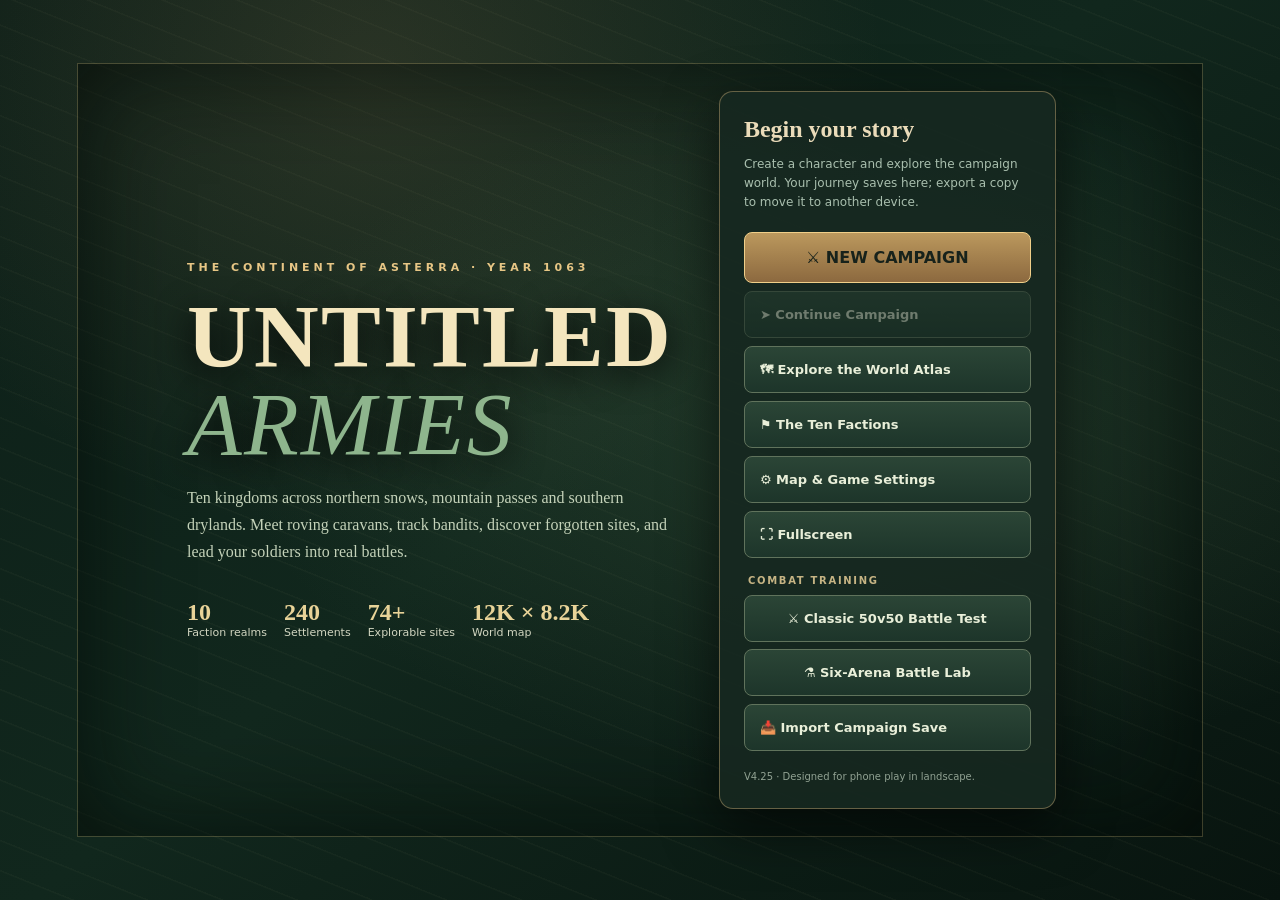
<file: campaign-battle.html>
<!doctype html>
<html lang="en">
<head>
<meta charset="utf-8">
<meta name="viewport" content="width=device-width,initial-scale=1,viewport-fit=cover,user-scalable=no">
<meta name="theme-color" content="#0e1816">
<title>Untitled Armies — Battle · V4.25</title>
<style>
:root{color-scheme:dark;--paper:#ecf5e6;--muted:#97aaa1;--accent:#8fecbe;--card:#182725;--edge:#365247}
*{box-sizing:border-box}html,body{margin:0;min-height:100%;background:#0c1514;color:var(--paper);font:500 14px/1.4 system-ui,-apple-system,Segoe UI,Roboto,sans-serif;overscroll-behavior:none}
body{display:flex;justify-content:center;align-items:center;padding:clamp(10px,2vw,28px)}
.app{width:min(1100px,100%);display:flex;flex-direction:column;gap:13px}
.top{display:flex;align-items:center;justify-content:space-between;gap:12px;padding:0 4px}
.brand{display:flex;align-items:center;gap:11px;min-width:0}.emblem{width:37px;height:37px;display:grid;place-items:center;border:1px solid #567663;border-radius:10px;background:#182c25;font-size:20px;color:#c7f3bf}.brand h1{margin:0;font-size:clamp(15px,2vw,21px);letter-spacing:.13em;font-weight:800}.brand p{margin:2px 0 0;color:var(--muted);font-size:11px;letter-spacing:.16em;text-transform:uppercase}.build{border:1px solid #6d997b;padding:7px 11px;border-radius:99px;white-space:nowrap;font:800 12px/1.1 ui-monospace,SFMono-Regular,Consolas,monospace;letter-spacing:.1em;color:#c5f6c6;background:#223d32}
.board{position:relative;min-height:390px;height:min(68dvh,640px);overflow:hidden;border-radius:18px;border:1px solid #395347;background:#22342c;box-shadow:0 23px 60px #0008;isolation:isolate}
canvas{display:block;width:100%;height:100%;touch-action:none}
.board:after{content:"";position:absolute;inset:0;background:linear-gradient(90deg,#07130a66 0%,transparent 25%,transparent 74%,#07130a66 100%);pointer-events:none}
.rail{position:absolute;top:0;bottom:0;z-index:2;display:flex;flex-direction:column;justify-content:center;align-items:center;gap:11px;padding:9px;width:80px}
.left{left:0}.right{right:0;width:88px}.orders{display:flex;flex-direction:column;gap:9px;align-items:center;transition:opacity .2s,transform .2s}.orders.is-hidden{opacity:0;pointer-events:none;transform:translateX(9px)}
.control{border:0;background:transparent;padding:0;color:#d9e9d8;cursor:pointer;display:flex;flex-direction:column;align-items:center;gap:4px;min-width:58px;font:700 10px/1.3 system-ui,sans-serif;letter-spacing:.07em;text-shadow:0 1px 4px #000;text-transform:uppercase}
.dot{display:grid;place-items:center;width:52px;height:52px;border:1px solid #74917e;border-radius:50%;background:#1c3129dc;box-shadow:0 2px 12px #0005,inset 0 0 0 3px #ffffff09;font-size:22px;transition:transform .15s,background .15s,border-color .15s}.control:active .dot{transform:scale(.91)}.control:focus-visible .dot{outline:3px solid #e1ff9e;outline-offset:3px}
.control[aria-pressed="true"] .dot,.control.active .dot{border-color:#a5facc;background:#2a6150;box-shadow:0 0 0 3px #9dfab12a,0 0 19px #7ce9a149}
.attack .dot{color:#ffe8a4}.defend .dot{color:#bcf9e2}.stop .dot{color:#ffc5ab}.retreat .dot{color:#c7defc}
.control.attack.active .dot{background:#6c4b28}.control.stop.active .dot{background:#654c3f}.control.retreat.active .dot{background:#304f67}
.overlay-top{position:absolute;top:15px;left:50%;transform:translateX(-50%);z-index:2;pointer-events:none;display:flex;gap:9px;max-width:calc(100% - 154px);justify-content:center}
.pill{display:flex;align-items:center;gap:6px;white-space:nowrap;padding:7px 10px;border:1px solid #92b29a66;border-radius:25px;background:#11241ecf;backdrop-filter:blur(6px);font-size:11px;letter-spacing:.07em;font-weight:700}.light{display:block;width:7px;height:7px;border-radius:50%;background:#9ee5ba;box-shadow:0 0 9px #9ee5ba}.pill.dim{color:#bdc9bf}
.bottom-note{position:absolute;z-index:2;bottom:14px;left:50%;transform:translateX(-50%);width:max-content;max-width:calc(100% - 154px);border:1px solid #738b7777;border-radius:8px;background:#0b1a15b8;color:#def2da;padding:8px 11px;pointer-events:none;font-size:12px;text-align:center}
.info{display:flex;align-items:center;justify-content:space-between;gap:10px;color:#9eb4a9;font-size:12px;padding:0 4px}.info strong{color:#dbf4df}.divider{opacity:.5;margin:0 6px}
@media(max-width:620px){body{padding:0;align-items:stretch}.app{gap:0;min-height:100dvh}.top{padding:15px 13px 13px}.brand h1{font-size:16px}.brand p{font-size:10px}.board{border-radius:0;border-left:0;border-right:0;height:calc(100dvh - 166px);min-height:360px}.rail{width:64px;padding:5px}.right{width:68px}.dot{width:47px;height:47px;font-size:19px}.control{min-width:52px;font-size:9px}.overlay-top{top:12px;max-width:calc(100% - 128px)}.pill{font-size:10px;padding:6px 8px}.bottom-note{max-width:calc(100% - 134px);font-size:10px}.info{padding:12px 14px;line-height:1.5;font-size:11px}.info .tip{max-width:55%}}
@media(max-width:350px){.dot{width:43px;height:43px}.rail{width:58px}.right{width:58px}.bottom-note{font-size:9px}.pill{font-size:9px}}
@media(prefers-reduced-motion:reduce){.dot{transition:none}}

.small-btn{background:#1e332c;border:1px solid #56816b;color:#dff7dc;border-radius:9px;padding:7px 9px;cursor:pointer;font:700 11px system-ui}
.small-btn:active{background:#33583e}
.sword-label{color:#f7d69b}
@media(max-width:620px){.info{flex-wrap:wrap;gap:7px}.info .tip{max-width:none;display:flex;gap:6px}.small-btn{padding:7px 11px}.overlay-top{gap:5px}.pill{font-size:9px;padding:5px 7px}.bottom-note{bottom:12px}}
@media(max-width:400px){#rangeBadge{display:none}.info{font-size:10px}.info .tip{max-width:none}}

/* Fullscreen toggle stays in the header and works in both windowed and fullscreen modes. */
.top-actions{display:flex;align-items:center;gap:8px;flex-shrink:0}
.fullscreen-button{display:flex;align-items:center;justify-content:center;gap:5px;min-height:36px;padding:6px 10px;border:1px solid #769c87;border-radius:10px;background:#1e3e31;color:#dbf8e2;font:750 11px/1 system-ui;cursor:pointer;touch-action:manipulation}
.fullscreen-button:active{background:#31634b}
.fullscreen-button:focus-visible{outline:2px solid #d3ffbe;outline-offset:2px}
#fullscreenIcon{font-size:20px;line-height:1}
.app:fullscreen{width:100%;max-width:none;height:100%;padding:env(safe-area-inset-top) env(safe-area-inset-right) env(safe-area-inset-bottom) env(safe-area-inset-left);background:#0c1514}
@media(max-height:630px){.fullscreen-button{min-height:29px;padding:4px 7px;font-size:10px}.top-actions{gap:5px}}
@media(max-width:650px){#fullscreenLabel{display:none}.fullscreen-button{min-width:34px}}
/* V1.1: a landscape viewport into a larger battlefield. */
html,body{height:100%;overflow:hidden}
body{height:100dvh;align-items:stretch;padding:clamp(4px,1vw,12px)}
.app{height:100%;max-height:none;width:min(1450px,100%);gap:7px;min-height:0}
.board{flex:1;height:auto;min-height:0;position:relative}
#field{cursor:grab}#field:active{cursor:grabbing}
#minimap{position:absolute;left:91px;bottom:12px;z-index:3;width:150px;height:85px;border:1px solid #8fbaa088;border-radius:9px;background:#142a22e8;box-shadow:0 3px 16px #0007;cursor:crosshair;touch-action:none}
.map-guide{position:absolute;z-index:3;bottom:101px;left:92px;font:700 9px system-ui;letter-spacing:.06em;color:#daefda;background:#15271fdc;border-radius:4px;padding:3px 6px;pointer-events:none}
.formation-anchor{position:relative;display:grid;place-items:center}
.formation-anchor.is-hidden{display:none}
.formation-menu{position:absolute;left:calc(100% + 3px);top:50%;transform:translateY(-50%);width:174px;height:215px;z-index:10;pointer-events:auto;filter:drop-shadow(0 3px 9px #0009)}
.formation-menu.is-hidden{display:none}
.formation-option{position:absolute;min-width:73px;height:38px;padding:4px 7px;border:1px solid #719b7e;background:#1b3c30f0;color:#f0f8e7;border-radius:19px;font:800 11px/1 system-ui;cursor:pointer;touch-action:none;box-shadow:0 3px 10px #0007}
.formation-option[data-form="line"]{left:3px;top:2px}
.formation-option[data-form="wedge"]{left:90px;top:40px}
.formation-option[data-form="block"]{left:90px;top:101px}
.formation-option[data-form="column"]{left:3px;top:172px}
.formation-option[data-form="spearwall"]{left:3px;top:91px}
.formation-option[data-form="shieldwall"]{left:90px;top:160px}
.formation-option.hover,.formation-option:focus-visible{background:#3d7956;border-color:#d9f5a9;outline:2px solid #b9ebad;outline-offset:1px}
.formation-option.chosen{color:#b7f8c2;border-color:#8cd9a8}
#formationBtn .dot{color:#b6f3ce}
#formationBtn[aria-expanded="true"] .dot{background:#315e49;border-color:#a3e5af}
#rotateNotice{display:none;position:fixed;inset:0;z-index:100;background:#0c1915;color:#e8f6e5;align-items:center;justify-content:center;flex-direction:column;gap:14px;padding:25px;text-align:center}
#rotateNotice .rotate-icon{font-size:56px;line-height:1}
#rotateNotice p{margin:0;color:#bcd6c6;max-width:280px}
@media(orientation:portrait){#rotateNotice{display:flex}}
@media(max-height:630px){
 body{padding:0}
 .app{width:100%;height:100dvh;gap:0}
 .top{padding:4px 11px 3px}
 .brand h1{font-size:14px}
 .brand p{font-size:9px}
 .emblem{width:28px;height:28px;font-size:16px}
 .build{padding:5px 8px;font-size:10px}
 .board{border-radius:0;border-left:0;border-right:0;min-height:0;height:auto;flex:1}
 .rail{width:62px;padding:4px;gap:6px}
 .right{width:70px}
 .orders{gap:3px}
 .dot{width:40px;height:40px;font-size:18px}
 .control{min-width:50px;font-size:9px;gap:2px}
 .overlay-top{top:5px;max-width:calc(100% - 142px)}
 .pill{font-size:9px;padding:4px 7px}
 .bottom-note{bottom:8px;font-size:10px;padding:5px 7px;max-width:calc(100% - 350px)}
 .info{padding:4px 9px;font-size:10px;gap:6px;flex-wrap:nowrap;line-height:1.2}
 .info .tip{display:flex;flex-shrink:0;max-width:none;gap:4px}
 .small-btn{padding:5px 7px;font-size:10px}
 #minimap{left:69px;bottom:8px;width:129px;height:70px}
 .map-guide{left:70px;bottom:82px;font-size:8px}
 .formation-option{height:34px;font-size:10px;min-width:68px}
 .formation-menu{height:166px;width:160px}
 .formation-option[data-form="line"]{left:2px;top:2px}
 .formation-option[data-form="wedge"]{left:85px;top:37px}
 .formation-option[data-form="block"]{left:85px;top:94px}
 .formation-option[data-form="column"]{left:2px;top:131px}
}
@media(max-height:410px){.orders{gap:1px}.dot{width:35px;height:35px}.control{font-size:8px}.bottom-note{display:none}.map-guide{display:none}}

/* A compact inspectable armor guide, overlaying the map only when requested. */
.armor-panel{position:absolute;z-index:8;left:50%;top:50%;transform:translate(-50%,-50%);width:min(455px,calc(100% - 174px));max-height:calc(100% - 34px);overflow:auto;border:1px solid #88ac8f;border-radius:13px;padding:10px 12px;background:#11261ef5;color:#e5f4e8;box-shadow:0 10px 32px #000b}
.armor-panel.is-hidden{display:none}
.armor-panel-header{display:flex;align-items:center;justify-content:space-between;gap:8px;margin-bottom:7px}
.armor-panel-header strong{font-size:13px;letter-spacing:.06em}
.armor-close{border:1px solid #648a72;background:#214132;color:#ecf9ed;border-radius:7px;cursor:pointer;padding:4px 9px;font:700 12px system-ui}
.armor-panel p{font-size:10px;color:#bfd5c3;margin:8px 0 5px;line-height:1.35}
.armor-panel table{width:100%;border-collapse:collapse;font-size:10px;text-align:left;white-space:nowrap}
.armor-panel th,.armor-panel td{padding:6px 4px;border-bottom:1px solid #45645082}
.armor-panel th{color:#a6d8b7;font-weight:750}
.armor-panel td:not(:first-child){font-variant-numeric:tabular-nums}
.armor-chip{display:inline-block;width:9px;height:9px;border-radius:2px;margin-right:4px}
@media(max-height:630px){.armor-panel{max-height:calc(100% - 20px);padding:7px 10px}.armor-panel th,.armor-panel td{padding:4px 3px}.info>span:first-child{min-width:0;overflow:hidden;text-overflow:ellipsis;white-space:nowrap}}
@media(max-width:620px){.armor-panel{width:calc(100% - 140px)}}

/* Landscape equipment matchup tester */
.equipment-backdrop{position:absolute;inset:0;z-index:12;background:#07120dc7;display:grid;place-items:center;padding:8px;overscroll-behavior:contain}
.equipment-backdrop.is-hidden{display:none}
.equipment-panel{width:min(685px,100%);max-height:100%;overflow:auto;overscroll-behavior:contain;border:1px solid #83b99c;border-radius:13px;background:#14271ff7;box-shadow:0 17px 50px #000c;color:#e3f5e6;padding:12px 14px}
.equipment-header{display:flex;justify-content:space-between;align-items:center;gap:12px;margin-bottom:5px}
.equipment-header strong{font-size:15px;letter-spacing:.06em}
.equipment-panel p{margin:5px 0 9px;font-size:11px;color:#bed4c4;line-height:1.4}
.equipment-presets{display:flex;flex-wrap:wrap;gap:6px;margin-bottom:10px}
.equipment-presets button,.equipment-actions button{border:1px solid #749a7f;background:#244535;color:#f1fae8;border-radius:8px;padding:6px 10px;cursor:pointer;font:700 11px system-ui;touch-action:manipulation}
.equipment-presets button:active,.equipment-actions button:active{background:#3a6950}
.equipment-presets button:focus-visible,.equipment-actions button:focus-visible,.equipment-field select:focus-visible{outline:2px solid #c8f7ab;outline-offset:1px}
.equipment-grid{display:grid;grid-template-columns:1fr 1fr;gap:10px}
.equipment-side{padding:9px;border:1px solid #607d6c;border-radius:10px;background:#1b342b}
.equipment-side h3{margin:0 0 7px;font-size:12px;letter-spacing:.04em;color:#dcf5e1}
.equipment-side.foe-side{border-color:#986963;background:#392a28}
.equipment-side.foe-side h3{color:#f9c7bc}
.equipment-field{display:grid;grid-template-columns:62px minmax(0,1fr);gap:6px;align-items:center;margin:5px 0}
.equipment-field label{font-size:11px;font-weight:750;color:#cfdfd3}
.equipment-field select{width:100%;min-width:0;background:#10241c;color:#eef8e9;border:1px solid #73957c;border-radius:7px;padding:6px;font:600 11px system-ui;touch-action:manipulation}
.equipment-field select:disabled{opacity:.53}
.equipment-side small{display:block;color:#a7cbb3;font-size:10px;margin-top:5px}
.equipment-side.foe-side small{color:#e6b8ab}
.equipment-actions{display:flex;gap:8px;align-items:center;flex-wrap:wrap;margin-top:11px}
.equipment-actions .primary{background:#40825a;border-color:#7ce1a4;color:#fff}
.equipment-actions .restart{background:#5b4634;border-color:#c8ad76}
#equipmentFeedback{font-size:10px;color:#bfefc6;flex:1;min-width:150px}
@media(max-height:500px){.equipment-panel{padding:8px 11px}.equipment-header strong{font-size:12px}.equipment-panel p{margin:3px 0 6px}.equipment-presets{margin-bottom:6px}.equipment-side{padding:6px}.equipment-side h3{margin-bottom:3px}.equipment-field{margin:3px 0}.equipment-field select{padding:4px}.equipment-actions{margin-top:7px}.equipment-presets button,.equipment-actions button{padding:4px 8px}}
@media(max-width:535px){.equipment-grid{grid-template-columns:1fr}.equipment-panel{max-width:420px}}

/* V2.3 compact enemy-control popover: a separate, accessible tactical surface. */
.enemy-command-panel{position:absolute;z-index:10;top:50%;left:50%;transform:translate(-50%,-50%);
 width:min(540px,calc(100% - 150px));max-height:calc(100% - 18px);overflow:auto;overscroll-behavior:contain;
 border:1px solid #d28a83;border-radius:13px;padding:11px 13px;
 background:#211e1cf2;box-shadow:0 12px 45px #000c;color:#f8e5dd}
.enemy-command-panel.is-hidden{display:none}
.enemy-command-header{display:flex;align-items:center;justify-content:space-between;gap:8px}
.enemy-command-header strong{font-size:13px;letter-spacing:.06em}
.enemy-command-header button{border:1px solid #a77c72;background:#44302e;border-radius:7px;color:#ffebe3;
 padding:4px 10px;font-weight:700;cursor:pointer}
.enemy-command-panel p{font-size:11px;line-height:1.35;margin:7px 0;color:#dcc7c0}
.enemy-command-grid{display:grid;grid-template-columns:repeat(3,minmax(0,1fr));gap:5px;margin:6px 0}
.enemy-command-grid button,.enemy-command-foot button{border:1px solid #8e6862;border-radius:8px;
 background:#3c302e;color:#f7e5df;font:700 11px/1.2 system-ui;min-height:30px;padding:6px 7px;cursor:pointer}
.enemy-command-grid button[aria-pressed=true]{background:#995044;border-color:#e0a49b;color:#fff6e5}
.enemy-command-label{font-size:10px;letter-spacing:.12em;font-weight:800;color:#eac6b1;margin:9px 0 2px}
.enemy-command-foot{display:flex;justify-content:space-between;align-items:center;gap:8px;margin-top:9px}
.enemy-command-foot span{font-size:10px;color:#f3bdab}
#infiniteAmmoButton[aria-pressed=true]{border-color:#ddc66c;background:#594820;color:#fff5c0}
@media(max-height:600px){.enemy-command-panel{padding:7px 9px}.enemy-command-grid button{min-height:25px;padding:4px}.enemy-command-panel p{margin:3px 0}}
@media(max-width:570px){.enemy-command-panel{width:calc(100% - 128px)}.enemy-command-grid{grid-template-columns:repeat(2,minmax(0,1fr))}.enemy-command-grid button{font-size:10px}}

.commander-panel{border-color:#baad78;width:min(570px,calc(100% - 125px))}
.commander-status{display:flex;justify-content:space-between;align-items:center;gap:7px;margin:10px 0 4px;
 padding:7px 9px;background:#3c3830;border-radius:7px;font-size:11px}
.commander-status span{color:#eddfbc;font-size:10px;text-align:right}
.commander-panel{max-height:min(82vh,740px);overflow-y:auto}
.commander-panel .enemy-command-grid.commander-directive{grid-template-columns:repeat(2,minmax(0,1fr))}
.commander-panel .enemy-command-grid.commander-lines{grid-template-columns:repeat(2,minmax(0,1fr))}
.commander-panel .enemy-command-foot{flex-wrap:wrap}
.commander-panel .enemy-command-foot button{flex:1;min-width:112px}
.commander-panel .enemy-command-grid button[aria-pressed=true]{background:#806c39;border-color:#f1d595}
#commanderButton[aria-expanded=true]{background:#51482c;border-color:#e2c475}
@media(max-width:580px){.commander-panel{width:calc(100% - 105px)}}
.battle-outcome{position:fixed;z-index:900;left:50%;top:50%;transform:translate(-50%,-50%);width:min(92vw,520px);padding:22px;border:1px solid #b4d5ad;border-radius:16px;background:#182d25f2;box-shadow:0 10px 70px #000a;color:#eefbe9;display:flex;flex-direction:column;gap:12px;text-align:center}
.battle-outcome.is-hidden{display:none}
.battle-outcome h2{margin:0;font-size:1.5rem}
.battle-outcome p{margin:0;line-height:1.5}
.battle-outcome button{background:#87c7a2;color:#12291d;border:0;border-radius:10px;padding:12px;font-weight:800;cursor:pointer}
.battle-outcome .tally{display:grid;grid-template-columns:1fr 1fr;gap:12px;text-align:left;font-size:.85rem}
.battle-outcome .tally>div{padding:12px;background:#274536;border-radius:10px}
</style>

<style>
/* Campaign controls occupy the header. Battlefield panels stay inside the board. */
#campaignBattleBanner{display:none}
body.campaign-battle #campaignBattleBanner{
 flex:1;min-width:0;display:flex;align-items:center;justify-content:center;gap:8px;white-space:nowrap
}
#campaignBattleBanner strong{
 color:#f3dfaa;font:700 15px Georgia,serif;min-width:0;overflow:hidden;text-overflow:ellipsis
}
#campaignBattleBanner button,.campaignReturn{
 background:#8e7348;color:#fff6dc;border:1px solid #ecd399;border-radius:7px;
 min-height:44px;padding:6px 10px;font:bold 12px system-ui;cursor:pointer;touch-action:manipulation
}
#campaignBattleBanner button:hover,.campaignReturn:hover{background:#af8f57}
.campaign-battle-speed{display:flex;flex:none;gap:3px}
#campaignBattleBanner .campaign-battle-speed button{min-width:44px;padding-inline:4px;background:#294638;border-color:#79907a}
#campaignBattleBanner .campaign-battle-speed button[aria-pressed="true"]{background:#a78955;border-color:#f0d49b;color:#18231b}
#campaignBattleExit{background:#3a493c!important}
body.campaign-battle .training-only,body.campaign-battle .info .tip,
body.campaign-battle .map-guide,body.campaign-battle .overlay-top,
body.campaign-battle .bottom-note,
body.campaign-battle #minimap,
body.campaign-battle #commanderPanel,body.campaign-battle #enemyPanel,
body.campaign-battle #armorPanel,body.campaign-battle #equipmentBackdrop{display:none!important}
body.campaign-battle #battleOutcomeRestart{display:none}
#campaignGroundToggle{min-width:44px}
#campaignGroundToggle[aria-pressed="true"]{background:#294638}
body.battlefield-overview #campaignTouchControls{display:none!important}
body.campaign-battle #campaignBattleReturn{display:inline-block!important}
body.campaign-battle.battle-finished #campaignBattleBanner,
body.campaign-battle.battle-finished .rail,
body.campaign-battle.campaign-orders-open .rail,
body.campaign-battle.battle-finished #campaignArmyOrders{display:none!important}
body.campaign-battle .rail{
 top:5px;bottom:auto;width:auto;flex-direction:row;justify-content:flex-start;gap:6px;padding:0 5px;
 pointer-events:none
}
body.campaign-battle .rail .control,body.campaign-battle .rail .formation-menu{pointer-events:auto}
body.campaign-battle .rail .control{min-width:44px;min-height:48px;font-size:9px;gap:2px}
body.campaign-battle .rail .dot{width:38px;height:38px;font-size:17px}
body.campaign-battle .rail .orders{flex-direction:row;gap:3px}
body.campaign-battle .formation-menu{
 left:0;top:calc(100% + 4px);width:max-content;height:auto;transform:none;
 display:grid;grid-template-columns:repeat(2,minmax(74px,1fr));gap:4px;padding:6px;
 background:#0d201af5;border:1px solid #b6a572;border-radius:8px
}
body.campaign-battle .formation-menu.is-hidden{display:none}
body.campaign-battle .formation-menu .formation-option{
 position:static;height:auto;min-height:40px;border-radius:6px
}
#campaignTouchControls{display:none;position:absolute;z-index:3;bottom:8px;left:8px;right:8px;pointer-events:none;justify-content:space-between;align-items:end}
#campaignTouchControls button{pointer-events:auto;touch-action:none;user-select:none;background:#1a3529e8;color:#f8e3b2;border:1px solid #b6a572;border-radius:11px;padding:7px;font-size:14px;font-weight:800;min-height:44px;min-width:44px}
#campaignTouchControls button:active,#campaignTouchControls button.is-held{background:#a88a52}
.campaignDpad{display:grid;gap:3px;grid-template-columns:repeat(3,48px);grid-template-rows:repeat(2,48px);touch-action:none}
.campaignDpad .north{grid-area:1/2}.campaignDpad .west{grid-area:2/1}.campaignDpad .south{grid-area:2/2}.campaignDpad .east{grid-area:2/3}
.campaignActions{display:flex;gap:6px;align-items:end}
#campaignBattleReturn{display:none}
body.campaign-battle{padding:env(safe-area-inset-top) env(safe-area-inset-right) env(safe-area-inset-bottom) env(safe-area-inset-left)}
body.campaign-battle .app{width:min(1450px,100%);gap:0;height:100%;min-height:0}
body.campaign-battle .app:fullscreen{width:100%}
body.campaign-battle .top{height:auto;min-height:0;padding:3px 8px;flex:none}
body.campaign-battle .brand p{color:#d8c89c}
body.campaign-battle .build{display:none}
body.campaign-battle .info{justify-content:center;gap:8px;padding:3px 8px;color:#f0e5c5;font-size:12px;flex:none}
body.campaign-battle .info .campaign-counts{display:flex;align-items:center;gap:9px}
body:not(.campaign-battle) .campaign-counts{display:none}
body.campaign-battle .info .campaign-counts strong{color:#f7e5b9}
#campaignBattleMessage:empty{display:none}
#campaignBattleMessage{color:#ffd996;text-align:center}
body.campaign-battle #campaignBattleHeroHealth{font-weight:750;color:#d9f0d4;min-width:66px;text-align:center}
body.campaign-battle .fullscreen-button{min-height:44px;min-width:44px}
body.campaign-battle .board{border-radius:12px;min-height:0}
body.campaign-battle .campaign-manual-button[aria-pressed="true"]{background:#315e49;border-color:#b9e7a4}
body.campaign-battle #campaignArmyOrdersToggle[aria-expanded="true"]{background:#315e49;border-color:#b9e7a4}
body.campaign-battle .campaign-army-orders{position:absolute;z-index:4;top:6px;left:50%;transform:translateX(-50%);width:min(560px,calc(100% - 12px));max-height:calc(100% - 12px);overflow:auto;overscroll-behavior:contain;padding:8px;border:1px solid #b6a572;border-radius:12px;background:#0d201af5;box-shadow:0 8px 30px #000a}
body.campaign-battle .campaign-army-orders[hidden],body:not(.campaign-battle) .campaign-army-orders{display:none}
body.campaign-battle .campaign-order-row{display:flex;gap:6px;justify-content:center;flex-wrap:wrap;margin:7px 0}
body.campaign-battle .campaign-order-row button{min-height:44px;border:1px solid #627d68;border-radius:8px;padding:6px 9px;background:#20392c;color:#edf5db;font-weight:750;touch-action:manipulation}
body.campaign-battle .campaign-order-row button[aria-pressed="true"]{border-color:#e7cb86;background:#665334;color:#fff1ca}
body.campaign-battle .campaign-order-status{text-align:center;color:#bacbb7;font-size:11px;margin:5px}
.campaign-formation-choice{display:flex;align-items:center;justify-content:center;gap:8px;color:#f0e5c5;font-size:12px}
.campaign-formation-choice select{min-height:40px;background:#20392d;color:#fff1ca;border:1px solid #879a79;border-radius:7px;padding:5px 8px}
.campaign-directives{margin-top:7px;color:#e6d8b5;font-size:12px}
.campaign-directives summary{min-height:36px;display:flex;align-items:center;cursor:pointer}
.campaign-directives>div{display:flex;gap:8px;justify-content:center;flex-wrap:wrap}
.campaign-directives label{flex-wrap:wrap}
.campaign-result-actions{display:flex;flex-wrap:wrap;justify-content:center;gap:6px}
#campaignBattleBanner button:disabled,#campaignTouchControls button:disabled,.campaign-order-row button:disabled{opacity:.45;cursor:default}
body.campaign-battle.campaign-manual:not(.battle-finished):not(.campaign-orders-open) #campaignTouchControls{display:flex}
body.campaign-battle .battle-outcome{position:absolute;max-height:calc(100% - 12px);overflow:auto;overscroll-behavior:contain}
body.campaign-battle .battle-outcome button{flex:none;min-height:44px}
body.campaign-battle .battle-outcome .tally{overflow-wrap:anywhere}
#rotateNotice{z-index:1000}
@media(orientation:landscape) and (max-width:1024px){body{padding:0}.app{width:100%;height:100dvh;gap:0}.top{height:42px;min-height:42px;padding:3px 7px;gap:5px}.emblem{width:30px;height:30px;font-size:17px}.brand{gap:6px}.brand h1{font-size:12px}.brand p{font-size:8px}.board{flex:1;min-height:0;height:auto;border-radius:0;border-left:0;border-right:0}.info{min-height:30px;padding:3px 8px;font-size:9px;gap:5px}.info .tip{font-size:8px}.rail{width:62px;padding:3px;gap:3px}.right{width:68px}.orders{gap:3px}.dot{width:44px;height:44px;font-size:18px}.control{min-width:48px;font-size:8px;gap:1px}.overlay-top{top:4px;max-width:calc(100% - 128px);gap:4px}.pill{font-size:8px;padding:4px 6px}.bottom-note{display:none}#minimap{left:68px;bottom:5px;width:105px;height:59px}.map-guide{display:none}.formation-menu{transform:translateY(-50%) scale(.82);transform-origin:left center}}
@media(max-width:820px){
 body.campaign-battle .top .brand{display:none}
 body.campaign-battle #campaignBattleBanner{gap:5px;justify-content:flex-start}
 body.campaign-battle #campaignBattleBanner strong{font-size:13px;margin-right:auto}
 #campaignBattleBanner button{padding:6px 7px}
 body.campaign-battle .board{border-radius:0}
}
@media(max-width:540px){
 body.campaign-battle #campaignBattleBanner{flex-wrap:wrap}
 #campaignBattleBanner strong{flex-basis:100%}
}
@media(max-height:390px){
 body.campaign-battle .battle-outcome{padding:10px;gap:8px}
 body.campaign-battle .battle-outcome h2{font-size:1.2rem}
 body.campaign-battle .battle-outcome .tally{gap:8px;font-size:.78rem}
 body.campaign-battle .battle-outcome .tally>div{padding:7px}
}
@media(orientation:landscape) and (max-height:390px){.top{height:38px;min-height:38px}.brand p{display:none}.dot{width:40px;height:40px}.info{min-height:26px}.formation-menu{transform:translateY(-50%) scale(.74)}}

body.deployment-active .campaign-battle-speed,
body.deployment-active #campaignArmyOrdersToggle,
body.deployment-active #campaignControlToggle,
body.deployment-active #campaignBattleExit,
body.deployment-active #campaignArmyOrders,
body.deployment-active #campaignTouchControls,
body.deployment-active .rail{display:none!important}
.deployment-panel,.deployment-placement{
 position:absolute;z-index:5;right:6px;top:6px;border:1px solid #a28d5e;border-radius:10px;
 background:#10251ff5;color:#edf1dc;box-shadow:0 8px 28px #0008
}
.deployment-panel[hidden],.deployment-placement[hidden],.deployment-edit[hidden]{display:none}
.deployment-panel{
 bottom:6px;width:min(396px,64%);display:grid;grid-template-rows:auto minmax(0,1fr) auto;gap:5px;padding:7px
}
.deployment-header{display:flex;flex-wrap:wrap;justify-content:space-between;align-items:center;gap:3px 8px}
.deployment-header h2{margin:0;color:#f5dfad;font:700 19px/1.1 Georgia,serif}
.deployment-totals{display:flex;flex-wrap:wrap;gap:4px;text-align:right}
.deployment-totals span{border:1px solid #4d6856;border-radius:5px;background:#1d362a;padding:3px 5px;color:#e9ecdb;font-size:10px;font-weight:700;white-space:nowrap}
.deployment-content{min-height:0;overflow:auto;overscroll-behavior:contain;scrollbar-width:thin}
.deployment-edit{display:grid;grid-template-columns:minmax(0,1.1fr) minmax(0,1fr);align-items:end;gap:4px 6px}
.deployment-panel button,.deployment-panel input,.deployment-panel select,.deployment-placement button{
 min-height:44px;padding:5px 6px;font:700 12px/1.2 system-ui;border:1px solid #63816a;border-radius:7px;
 background:#203b30;color:#f0efdb;touch-action:manipulation
}
.deployment-panel button,.deployment-placement button{cursor:pointer}
.deployment-panel button:disabled{cursor:default;opacity:.5}
.deployment-panel button:focus-visible,.deployment-panel input:focus-visible,.deployment-panel select:focus-visible,.deployment-placement button:focus-visible{
 outline:2px solid #f4d499;outline-offset:-3px
}
.deployment-field{display:grid;gap:2px;color:#c6d7c1;font:700 10px/1.2 system-ui;min-width:0}
.deployment-field>select,.deployment-field>input{width:100%;min-width:0;text-overflow:ellipsis;font-size:16px}
.deployment-number{display:grid;grid-template-columns:44px minmax(32px,1fr) 44px;gap:3px}
.deployment-number input{width:100%;min-width:0;padding:2px;background:#11291f;text-align:center;font-size:16px;appearance:textfield}
.deployment-number input::-webkit-inner-spin-button,.deployment-number input::-webkit-outer-spin-button{appearance:none;margin:0}
.deployment-number button{padding:2px;font-size:17px}
.deployment-status{color:#ffdfa0;font-size:11px;margin:3px 0 0}
.deployment-status:empty{display:none}
.deployment-footer{display:grid;grid-template-columns:minmax(0,1fr) minmax(0,1fr) minmax(0,1.2fr);gap:4px}
.deployment-footer .deployment-start{background:#b9985d;border-color:#f2d499;color:#172b20}
.deployment-placement{display:flex;align-items:center;gap:8px;width:max-content;max-width:calc(100% - 12px);padding:5px}
.deployment-placement p{max-width:34ch;margin:0;font-size:11px;line-height:1.35;color:#f3e5c6}
.deployment-placement button{flex:none}
@media(max-width:650px){
 .deployment-panel{width:min(390px,76%)}
 .deployment-header h2{font-size:16px}
}
@media(max-width:450px){
 .deployment-panel{width:min(390px,calc(100% - 12px))}
}
</style>
</head>
<body>
<div class="app">
  <header class="top">
    <div class="brand"><div class="emblem" aria-hidden="true">✥</div><div><h1>UNTITLED ARMIES</h1><p id="battleSubtitle">Armor · Shields · Physical combat</p></div></div>
    <div id="campaignBattleBanner" aria-label="Campaign battle">
      <strong id="campaignBattleTitle">⚔ Your Battle</strong>
      <span id="campaignBattleHeroHealth">Hero 100%</span>
      <div class="campaign-battle-speed" role="group" aria-label="Battle speed">
       <button type="button" data-battle-speed="1" aria-label="Normal battle speed" aria-pressed="true">1×</button>
       <button type="button" data-battle-speed="2" aria-label="Double battle speed" aria-pressed="false">2×</button>
       <button type="button" data-battle-speed="3" aria-label="Triple battle speed" aria-pressed="false">3×</button>
      </div>
      <button type="button" id="campaignGroundToggle" aria-label="Show battlefield overview" aria-pressed="false">Map</button>
      <button type="button" id="campaignArmyOrdersToggle" aria-expanded="false" aria-controls="campaignArmyOrders">Orders</button>
      <button type="button" id="campaignControlToggle" class="campaign-manual-button" aria-label="Manual hero control" aria-pressed="false">Auto</button>
      <button type="button" id="campaignBattleExit">Withdraw</button>
    </div>
    <div class="top-actions">
      <button id="fullscreenBtn" class="fullscreen-button" type="button" aria-label="Enter fullscreen" aria-pressed="false" title="Fullscreen"><span id="fullscreenIcon" aria-hidden="true">⛶</span><span id="fullscreenLabel">Fullscreen</span></button>
      <div class="build" aria-label="Version 3.6">V3.6</div>
    </div>
  </header>
  <main class="board" id="board" aria-label="Scrollable battlefield with fifty soldiers on each team">
    <canvas id="field"></canvas>
    <section class="deployment-panel" id="deploymentPanel" aria-labelledby="deploymentTitle" hidden>
      <header class="deployment-header">
        <h2 id="deploymentTitle" tabindex="-1">Deploy army</h2>
        <div class="deployment-totals" aria-live="polite">
          <span id="deploymentReady"></span><span id="deploymentReserve"></span>
        </div>
      </header>
      <div class="deployment-content">
        <div class="deployment-edit" id="deploymentEdit">
          <label class="deployment-field" for="deploymentGroup">Troop group
            <select id="deploymentGroup"></select>
          </label>
          <button id="deploymentPlace" type="button">Place on field</button>
          <div class="deployment-field">
            <label for="deploymentCount">Troops to field</label>
            <div class="deployment-number">
              <button id="deploymentFewer" type="button" aria-label="Field one fewer troop">−</button>
              <input type="number" id="deploymentCount" min="0" max="50" step="1" inputmode="numeric">
              <button id="deploymentMore" type="button" aria-label="Field one more troop">+</button>
            </div>
          </div>
          <label class="deployment-field" for="deploymentFormation">Formation
            <select id="deploymentFormation">
              <option value="current">Default ranks</option><option value="line">Line</option>
              <option value="square">Block</option><option value="column">Column</option>
              <option value="wedge">Wedge</option><option value="shieldwall">Shield wall</option>
              <option value="spearwall">Spear wall</option>
            </select>
          </label>
        </div>
        <p class="deployment-status" id="deploymentStatus" role="status"></p>
      </div>
      <footer class="deployment-footer">
        <button id="deploymentBack" type="button">Back</button>
        <button id="deploymentQuick" type="button">Quick start</button>
        <button id="deploymentBegin" class="deployment-start" type="button">Start battle</button>
      </footer>
    </section>
    <div class="deployment-placement" id="deploymentPlacement" hidden>
      <p id="deploymentPlacementHint" role="status"></p>
      <button id="deploymentCancelPlace" type="button">Cancel placement</button>
    </div>
    <canvas id="minimap" width="180" height="102" aria-label="Battlefield minimap: touch or click to pan"></canvas>
    <div class="map-guide">3× LARGER WORLD · DRAG TO PAN · MINIMAP TO TRAVEL</div>
    <div class="overlay-top" aria-live="polite"><span class="pill"><span class="light"></span><span id="count">50 SOLDIERS</span></span><span class="pill dim" id="status">IDLE</span><span class="pill dim" id="rangeBadge">⚔ WEAPON REACH</span><span class="pill dim" id="commandHeadline">👑 Commander AI</span></div>
    <aside class="rail left">
  <button class="control" type="button" id="select" aria-pressed="false" aria-label="Select all soldiers"><span class="dot" aria-hidden="true">◎</span><span id="select-label">Select</span></button>
  <div class="formation-anchor is-hidden" id="formationAnchor">
   <button class="control" type="button" id="formationBtn" aria-label="Press and slide toward a formation" aria-expanded="false" aria-controls="formationMenu"><span class="dot" aria-hidden="true">◇</span><span>Formation</span></button>
   <div class="formation-menu is-hidden" id="formationMenu" role="group" aria-label="Choose a formation">
    <button class="formation-option" type="button" data-form="line">Line</button>
    <button class="formation-option" type="button" data-form="wedge">Wedge</button>
    <button class="formation-option" type="button" data-form="block">Block</button>
    <button class="formation-option" type="button" data-form="column">Column</button>
    <button class="formation-option" type="button" data-form="spearwall">Spear wall</button>
    <button class="formation-option" type="button" data-form="shieldwall">Shield wall</button>
   </div>
  </div>
 </aside>
    <aside class="rail right"><div class="orders is-hidden" id="orders">
      <button class="control attack" id="attack" type="button" aria-label="Attack: advance"><span class="dot" aria-hidden="true">⚔</span><span>Attack</span></button>
      <button class="control defend" id="defend" type="button" aria-label="Defend: reform and hold"><span class="dot" aria-hidden="true">⬡</span><span>Defend</span></button>
      <button class="control stop" id="stop" type="button" aria-label="Stop all soldiers"><span class="dot" aria-hidden="true">■</span><span>Stop</span></button>
      <button class="control retreat" id="retreat" type="button" aria-label="Retreat to left side"><span class="dot" aria-hidden="true">↶</span><span>Retreat</span></button>
    </div></aside>
    <div class="bottom-note" id="hint" aria-live="polite">Select your army · swipe to explore the battlefield</div>
 <section class="enemy-command-panel commander-panel is-hidden" id="commanderPanel" aria-label="Commander and general controls">
  <div class="enemy-command-header"><strong>👑 COMMANDERS & THE GENERAL</strong>
   <button id="commanderClose" type="button" aria-label="Close commander panel">✕</button></div>
  <p>Your commander runs the battle automatically. Choose a group, including the infantry reserve, and issue a manual order to override him. Your order remains until you return that group to AI.</p>
  <div class="commander-status"><strong>🟢 Your commander</strong><span id="friendCommanderStatus">Tactical · Assessing</span></div>
  <div class="enemy-command-label">COMMANDER TEMPERAMENT (PERSONALITY)</div>
  <div class="enemy-command-grid" aria-label="Your commander style">
   <button type="button" data-commander-team="friend" data-style="aggressive">Aggressive</button>
   <button type="button" data-commander-team="friend" data-style="defensive">Defensive</button>
   <button type="button" data-commander-team="friend" data-style="tactical">Tactical</button>
  </div>
  <div class="enemy-command-label">COMMANDER'S BATTLE DIRECTIVE · YOUR INFLUENCE</div>
  <p>Choose the goal and let your commander manage the troops. Unlike manual General orders, these directives keep his tactical AI in charge.</p>
  <div class="enemy-command-grid commander-directive" role="group" aria-label="Commander's battle directive">
   <button type="button" data-commander-intent="adaptive">🧠 Adaptive</button>
   <button type="button" data-commander-intent="hold">🛡 Hold defensively</button>
   <button type="button" data-commander-intent="ordered">⚔ Ordered advance</button>
   <button type="button" data-commander-intent="aggressive">🔥 Aggressive assault</button>
   <button type="button" data-commander-intent="skirmish">🏹 Skirmish & screen</button>
  </div>
  <div class="enemy-command-label">INFANTRY FORMATION DOCTRINE</div>
  <div class="enemy-command-grid commander-lines" role="group" aria-label="Infantry marching formation">
   <button type="button" data-commander-line="auto">Auto by equipment</button>
   <button type="button" data-commander-line="shieldwall">🛡 Shield wall</button>
   <button type="button" data-commander-line="spearwall">⚔ Spear wall</button>
   <button type="button" data-commander-line="line">⚑ Open line</button>
   <button type="button" data-commander-line="loose">⋯ Loose formation</button>
  </div>
  <p>Walls advance in two flexible ranks, tighten when supported by neighbors, and loosen as soldiers enter melee. Spear walls require actual spear or pike equipment; shield walls require real shields. The General's direct orders still override your commander.</p>
  <div class="commander-status"><strong>🔴 Enemy commander</strong><span id="foeCommanderStatus">Aggressive · Assessing</span></div>
  <div class="enemy-command-grid" aria-label="Enemy commander style">
   <button type="button" data-commander-team="foe" data-style="aggressive">Aggressive</button>
   <button type="button" data-commander-team="foe" data-style="defensive">Defensive</button>
   <button type="button" data-commander-team="foe" data-style="tactical">Tactical</button>
  </div>
  <div class="enemy-command-label">YOUR GENERAL ORDERS APPLY TO</div>
  <div class="enemy-command-grid" role="group" aria-label="Manual command group">
   <button type="button" data-general-group="all">All soldiers</button>
   <button type="button" data-general-group="infantry">⚔ Infantry</button>
   <button type="button" data-general-group="archer">🏹 Archers</button>
   <button type="button" data-general-group="cavalry">🐎 Cavalry</button><button type="button" data-general-group="horseArcher">🏇 Horse Archers</button><button type="button" data-general-group="reserve">🛡 Infantry Reserve</button>
  </div>
  <p id="generalOverrideStatus">All groups currently follow Commander AI.</p>
  <div class="enemy-command-foot">
   <button type="button" id="takeGeneral">Take command of group</button>
   <button type="button" id="releaseGeneral">Return group to AI</button>
   <button type="button" id="releaseAll">Return all to AI</button>
  </div>
 </section>
 <section class="enemy-command-panel is-hidden" id="enemyPanel" aria-label="Enemy army control panel">
  <div class="enemy-command-header">
   <strong>🔴 ENEMY ARMY COMMANDS</strong>
   <button id="enemyClose" type="button" aria-label="Close enemy orders">✕</button>
  </div>
  <p>Command the enemy's 50 soldiers independently. They still take damage and can panic.</p>
  <div class="enemy-command-grid" role="group" aria-label="Enemy orders">
   <button type="button" data-enemy-order="auto">AI Auto</button>
   <button type="button" data-enemy-order="attack">Charge</button>
   <button type="button" data-enemy-order="defend">Hold / Fight</button>
   <button type="button" data-enemy-order="stop">Stand still</button>
   <button type="button" data-enemy-order="retreat">Retreat</button>
   <button type="button" data-enemy-order="move">Tap to move</button>
  </div>
  <div class="enemy-command-label">FORMATION</div>
  <div class="enemy-command-grid" role="group" aria-label="Enemy formations">
   <button type="button" data-enemy-form="block">Block</button>
   <button type="button" data-enemy-form="line">Line</button>
   <button type="button" data-enemy-form="wedge">Wedge</button>
   <button type="button" data-enemy-form="column">Column</button><button type="button" data-enemy-form="spearwall">Spear wall</button>
  </div>
  <div class="enemy-command-foot">
   <button type="button" id="enemyFocus">⌖ View enemy army</button>
   <span id="enemyCommandStatus">AI Auto · Block</span>
  </div>
 </section>
     <section class="armor-panel is-hidden" id="armorPanel" aria-label="Armor, weapons and shields reference">
      <div class="armor-panel-header"><strong>⚔ WEAPONS · SHIELDS · ARMOR</strong><button class="armor-close" type="button" id="closeArmor" aria-label="Close armor reference">✕</button></div>
      <p>Each value is <strong>flat reduction / percentage reduction</strong> for that damage category.</p>
      <table><thead><tr><th>Armor</th><th>Slash</th><th>Piercing</th><th>Blunt</th></tr></thead><tbody>
       <tr><td><span class="armor-chip" style="background:#f0d0ac"></span>Unarmored</td><td>0 / 0%</td><td>0 / 0%</td><td>0 / 0%</td></tr>
       <tr><td><span class="armor-chip" style="background:#d5b690"></span>Padded</td><td>0.04 / 5%</td><td>0.03 / 3%</td><td>0.11 / 14%</td></tr>
       <tr><td><span class="armor-chip" style="background:#b98250"></span>Leather</td><td>0.17 / 15%</td><td>0.08 / 8%</td><td>0.09 / 9%</td></tr>
       <tr><td><span class="armor-chip" style="background:#aeb7bc"></span>Mail</td><td>0.38 / 28%</td><td>0.15 / 14%</td><td>0.05 / 5%</td></tr>
       <tr><td><span class="armor-chip" style="background:#e0e9f2"></span>Plate</td><td>0.68 / 45%</td><td>0.40 / 28%</td><td>0.10 / 9%</td></tr>
      </tbody></table>
      <p>Damage taken = max(0, attack damage − flat) × (1 − percentage / 100).</p>
      <p>Armor also resists <strong>weapon momentum</strong>: a heavy slash can pass through several unarmored targets but is stopped by plate or a strong shield.</p>
      <p><strong>WEAPONS</strong> — weight slows movement and makes swings cost more stamina.</p>
      <table><thead><tr><th>Weapon</th><th>Weight</th><th>Reach</th><th>Attacks</th></tr></thead><tbody>
       <tr><td>Short sword</td><td>1.00</td><td>31 px</td><td>Slashes, stab, pommel</td></tr>
       <tr><td>Arming sword</td><td>1.55</td><td>36 px</td><td>Slashes, overhead, stab, pommel</td></tr>
       <tr><td>Greatsword</td><td>3.35</td><td>47 px</td><td>Wide cleave, slashes, stab, pommel</td></tr>
       <tr><td>Battle axe</td><td>3.80</td><td>43 px</td><td>Wide cleave, slashes, pommel</td></tr>
      </tbody></table>
      <p><strong>SHIELDS</strong> — smaller shields are quick; larger ones cover a wider frontal angle. Passive guarding reduces damage automatically. Soldiers also <strong>actively raise</strong> shields when they spot a wind-up, spending more stamina to stop a blow.</p>
      <table><thead><tr><th>Shield</th><th>Weight</th><th>Size</th><th>Passive cut</th></tr></thead><tbody>
       <tr><td>Buckler</td><td>0.85</td><td>8</td><td>20%</td></tr>
       <tr><td>Round</td><td>1.80</td><td>11</td><td>35%</td></tr>
       <tr><td>Kite</td><td>2.70</td><td>13</td><td>48%</td></tr>
       <tr><td>Tower</td><td>4.00</td><td>16</td><td>62%</td></tr>
      </tbody></table>
      <p><strong>EXPERIENCE:</strong> Recruit (18), Trained (45), Veteran (72), Elite (92). Rank improves reaction speed, attack precision, defense and stamina efficiency without adding health or armor. <strong>WEAPON MASTERY:</strong> each fighter remembers separate familiarity with shortswords, arming swords, greatswords and axes (18–97). A skilled swordsman can still be new to axes. Experienced fighters may parry telegraphed blows; a successful parry gives only 0.72 seconds to begin a counterattack. Mastery improves weapon timing and stamina use, but cannot create extra health or damage. A light weapon still cannot deflect an overwhelmingly powerful cleave.</p>
      <table><thead><tr><th>Ranged</th><th>Ammo</th><th>Range</th><th>Reload</th><th>Impact</th></tr></thead>
      <tbody><tr><td>War bow</td><td>18</td><td>1005</td><td>0.64s</td><td>Light piercing</td></tr>
      <tr><td>Crossbow</td><td>12</td><td>1125</td><td>1.90s</td><td>Heavy piercing</td></tr>
      <tr><td>Javelins</td><td>6</td><td>624</td><td>1.05s</td><td>Heavy piercing</td></tr>
       <tr><td>Compact horse bow</td><td>24</td><td>710</td><td>0.52s</td><td>Light piercing</td></tr></tbody></table>
      <p><strong>BATTLEFIELDS &amp; TERRAIN (V3.4):</strong> Use the <strong>Battlefield Terrain</strong> selector in the footer. Choose open ground, a hill, forest, mud, shallow river, rocks or mixed terrain. Terrain can decide the entire battle: elevated defenders have stronger melee and ranged advantages, wooded positions sharply reduce enemy missile effectiveness and weaken mounted shock, and deep mud or river water slows cavalry enough to ruin its charge and discipline. Poor footing weakens braced spear walls and increases exhaustion. Commanders seek ridges and forest positions, defend dry crossing approaches, and send cavalry around hazardous ground; their plans still yield to the General’s manual orders. Solid rocks block movement and low-flying arrows. Cavalry needs clear dry ground to build up a strong charge, and all terrain interacts with existing formations and morale. Switching the terrain resets the current test. The default open plain preserves earlier fairness tests.</p>
      <p><strong>HORSE MOVEMENT (V3.1):</strong> Mounted troops now accelerate and brake instead of instantly changing speed or direction. A horse turns much wider at full gallop, especially when heavily armored or wounded. A mounted charge requires real forward closing speed, and body-to-body collisions absorb momentum. Cavalry ride through an enemy on a committed attack line, break away when surrounded, and regroup for another charge. Mounted archers try to ride out of close threats to recover their shooting distance. Gait animation and hoof dust show speed; the amber bar is horse health and the smaller turquoise bar is horse stamina. Rider and horse health remain separate. A fallen horse cannot be instantly remounted.</p>
      <p><strong>COMMANDER INFLUENCE &amp; MOVING FORMATIONS (V3.6):</strong> Open <strong>👑 Commanders</strong> to set the battle directive: Adaptive, Hold Defensively, Ordered Advance, Aggressive Assault, or Skirmish &amp; Screen. The commander's own personality still affects decisions, but your goal takes priority until the army is in serious danger. Choose Infantry Formation Doctrine: automatic by equipment, Shield Wall, Spear Wall, Open Line, or Loose. A supported shield wall reduces incoming hits and conserves shield stamina; a planted, supported spear wall prepares its anti-cavalry points faster. Walls advance as two ranks but flex into melee so they can still fight. Every advantage depends on real nearby soldiers and appropriate weapons. The General's manual Attack with a selected Shield Wall or Spear Wall can also move as a line.</p>
      <p><strong>SQUADS & COMMANDERS (V3.2):</strong> Infantry now maintain lanes while advancing and correct drifting ranks. Foot archers stay behind a friendly infantry screen when one exists. Commanders keep a small infantry reserve behind the line, then commit it when troops are under pressure. When enemy archers expose a wing, cavalry first ride around the flank before attacking; mounted movement still uses real acceleration and turning. Commanders display cohesion and reserve status. <strong>Manual General orders always win:</strong> a selected Infantry, Archer, Cavalry or Horse Archer group follows your standing orders until you Return to AI. These are battlefield test mechanics, not a campaign system.</p>
      <p><strong>MORALE &amp; BATTLE OUTCOMES (V3.3):</strong> Use the <strong>🛡 Training mode / ⚔ Real battle</strong> switch in the footer. Switching restarts the current test. Training keeps invulnerable friendly troops and recurring enemies; Real Battle allows both armies to die or be incapacitated, prevents reinforcements, and enables casualty morale, fleeing, surrender and commander-led rallies. A battle ends when one army can no longer fight; an automatic report shows fatalities, incapacitated, routed, surrendering and still-broken soldiers, plus each commander's fate. Press <strong>Fight another battle</strong> to retry with the same rules.</p>
      <p><strong>POLEARMS & BRACING:</strong> <strong>Infantry spears</strong> have 65 reach and can pair with shields. <strong>Long pikes</strong> have 89 reach and occupy both hands. Polearm tips cannot hit reliably inside their minimum range, so crowded soldiers use weaker blunt butt strikes. A spearman or pikeman facing a fast-approaching horse automatically plants his feet and raises the weapon over time. A ready frontal brace can halt a charge and wound or dismount the horse, while flanking, attacking before the spear is ready, or exhausting the soldier can break through. The <strong>🛡 Spear Wall</strong> formation is available in Classic. Try the new Spears vs Swords and Pikes vs Cavalry presets.</p>
      <p><strong>UNIT ROLES:</strong> <strong>Infantry</strong> fight with swords, axes or other melee weapons and never switch to ranged attacks. <strong>Archers</strong> always carry their selected bow, crossbow or javelins, prefer firing from a distance, and use their melee sidearm only when an enemy enters close-combat range. If out of ammunition, they keep their ranged weapon ready instead of charging with swords. Choose the mixed unit type for infantry and archers. <strong>Cavalry</strong> ride faster than infantry, hold wider spacing, charge with momentum, and become less effective in sustained close combat. Choose pure Cavalry, 20 infantry / 20 archers / 10 cavalry, or a grand army with all four classes. <strong>Mounted archers</strong> ride with a lighter compact horse bow (24 arrows, 710-unit range), shoot while circling, and retreat from close threats. <strong>Horse armour</strong> is separate from rider armour: leather, mail and plate barding reduce damage but slow the mount. Horses have their own health and stamina; losing a horse dismounts its rider, who continues fighting on foot. Any charging horse deals blunt impact damage even without a lance; lances add a piercing hit. Riders disengage to regroup before charging again.</p>
      <p><strong>COMMANDERS:</strong> Each side has a separate, mortal commander with a battlefield banner. Tactical, Aggressive and Defensive personalities read the battle, issue orders to Infantry, Archers, Cavalry and Mounted Archers, and protect threatened units. Distant units receive the command later; Leadership reduces communication delay. Use <strong>👑 Commanders</strong> to override a class or your whole army. Your General orders apply immediately and persist until you press Return to AI. The enemy army can also be manually controlled.</p>
      <p><strong>RANGED COMBAT:</strong> V2.4 triples maximum and ideal shooting distances. Better experience and ranged familiarity produce tighter shot groups, and experienced archers lead moving targets. Archers can switch to a new enemy during an existing draw rather than repeatedly cancelling shots when their target disappears. Projectiles still travel physically and can miss. War bows carry 18 arrows (fast), crossbows carry 12 bolts (slow reload, strong piercing), and javelins carry 6 throws (short range, powerful impact). Shots follow lofted trajectories over friendly ranks and stop when they reach the ground instead of sliding along it. Lofted attacks fly over allied soldiers throughout their flight; enemy soldiers, shields and armor can still intercept them. Projectiles have travel time, can miss, and interact with directional shields and armor. Experience and independent ranged-weapon familiarity improve accuracy and timing; set Ranged skill separately from melee Mastery in Test gear. Archers draw their melee sidearm only when enemies enter close-combat range; running out of ammunition does not make them charge with swords. A shield is lowered when aiming a two-handed bow or crossbow.</p>
      <p><strong>IMPACT REACTIONS:</strong> Heavy hits cause knockback and stagger. A successful active block can create a counterattack opening; a weak shield can suffer a <strong>GUARD BREAK</strong>. Plate and solid shields can stop a swing and recoil the attacker.</p>
      <p>Green and red soldiers wear mixed armor and carry different weapons. One-handed swords can use shields; greatswords and axes occupy both hands. Swing stages: wind-up → active hitbox → recovery. In Classic Training Mode your army is invulnerable; Real Battle Mode makes both armies vulnerable.</p>
     </section>
  <div class="equipment-backdrop is-hidden" id="equipmentBackdrop">
 <section class="equipment-panel" id="equipmentPanel" role="dialog" aria-modal="true" aria-labelledby="equipmentTitle">
  <div class="equipment-header"><strong id="equipmentTitle">⚙ EQUIPMENT TESTING · 50 VS 50</strong><button type="button" id="closeEquipment" class="armor-close" aria-label="Close equipment testing">✕</button></div>
  <p>Customize both armies or choose a quick matchup. The battle pauses while this menu is open. Set melee and ranged weapons separately; ranged ammo is limited, and archers shoot over allied infantry and draw melee weapons only when closely threatened, not merely because they run out of ammunition. Two-handed melee weapons cannot use shields. Two-handed ranged weapons put shields away while firing.</p>
  <div class="equipment-presets" role="group" aria-label="Quick equipment matchups">
   <button type="button" data-matchup="mixed">Mixed armies</button>
   <button type="button" data-matchup="plate">Plate wall</button>
   <button type="button" data-matchup="cleave">Cleave test</button>
   <button type="button" data-matchup="shields">Shield clash</button>
   <button type="button" data-matchup="skill">Elite vs recruits</button>
   <button type="button" data-matchup="archers">Archers vs infantry</button>
   <button type="button" data-matchup="crossbows">Crossbows vs plate</button>
   <button type="button" data-matchup="skirmish">Javelins vs bows</button>
   <button type="button" data-matchup="cavalry">Cavalry vs infantry</button>
   <button type="button" data-matchup="combined">Combined armies</button>
   <button type="button" data-matchup="horseArchers">Horse archers</button>
   <button type="button" data-matchup="armoredCavalry">Armored cavalry</button>
   <button type="button" data-matchup="swordCharge">Horse charges · swords</button>
   <button type="button" data-matchup="grandArmy">Grand army · all four</button>
   <button type="button" data-matchup="spears">Spears vs sword infantry</button>
   <button type="button" data-matchup="pikes">Braced pikes vs cavalry</button>
   <button type="button" data-matchup="pikeDuel">Pikes vs swords</button>
  </div>
  <div class="equipment-grid"><div class="equipment-side">
   <h3>🟢 YOUR ARMY · 50 SOLDIERS</h3>
   <div class="equipment-field"><label for="friendUnitRole">Unit type</label>
<select id="friendUnitRole"><option value="infantry">⚔ Infantry — melee first</option>
<option value="archer">🏹 Archer — ranged first</option>
<option value="mixed">Infantry + Archers (half each)</option>
<option value="cavalry">🐎 Cavalry — mounted charges</option><option value="combined">Combined army (20/20/10)</option><option value="horseArcher">🏇 Mounted archer — compact bow</option><option value="grandArmy">Grand army (20/15/10/5)</option></select></div>
<div class="equipment-field"><label for="friendWeapon">Weapon</label><select id="friendWeapon"><option value="mixed">Mixed weapons</option><option value="shortsword">Short sword</option><option value="sword">Arming sword</option><option value="greatsword">Greatsword</option><option value="axe">Battle axe</option><option value="spear">Infantry spear</option><option value="pike">Long pike (two hands)</option><option value="lance">Cavalry lance</option></select></div>
<div class="equipment-field"><label for="friendRanged">Ranged</label><select id="friendRanged">
<option value="none">No ranged weapon</option><option value="bow">War bow · 18 arrows</option><option value="crossbow">Crossbow · 12 bolts</option><option value="javelin">Javelins · 6 throws</option><option value="horsebow">Compact horse bow · 24 arrows</option><option value="mixed">Mixed ranged weapons</option>
</select></div>
<div class="equipment-field"><label for="friendRangedMastery">Ranged skill</label><select id="friendRangedMastery">
<option value="same">Same as melee skill</option>
<option value="novice">Novice · 18</option><option value="practiced">Practiced · 56</option>
<option value="expert">Expert · 85</option><option value="master">Master · 97</option>
</select></div>
<div class="equipment-field"><label for="friendHorseArmor">Horse armour</label><select id="friendHorseArmor">
<option value="none">No barding · fastest</option><option value="leather">Leather barding · light</option>
<option value="mail">Mail barding · medium</option><option value="plate">Plate barding · armored, slow</option>
</select></div>
<div class="equipment-field"><label for="friendShield">Shield</label><select id="friendShield"><option value="mixed">Mixed shields</option><option value="none">No shield</option><option value="buckler">Buckler</option><option value="round">Round shield</option><option value="kite">Kite shield</option><option value="tower">Tower shield</option></select></div>
<div class="equipment-field"><label for="friendArmor">Armor</label><select id="friendArmor"><option value="mixed">Mixed armor</option><option value="naked">Unarmored</option><option value="padded">Padded</option><option value="leather">Leather</option><option value="mail">Mail</option><option value="plate">Plate</option></select></div>
<div class="equipment-field"><label for="friendExperience">Rank</label><select id="friendExperience">
<option value="mixed">Mixed ranks</option><option value="recruit">Recruit</option><option value="trained">Trained</option><option value="veteran">Veteran</option><option value="elite">Elite</option></select></div>
<div class="equipment-field"><label for="friendFamiliarity">Mastery</label><select id="friendFamiliarity">
<option value="mixed">Individual weapon skills</option><option value="novice">Novice · 18</option><option value="practiced">Practiced · 56</option><option value="expert">Expert · 85</option><option value="master">Master · 97</option></select></div>
   <small id="friendGearNote">Mixed equipment. Two-handed troops carry no shields.</small>
 </div><div class="equipment-side foe-side">
   <h3>🔴 ENEMY ARMY · 50 SOLDIERS</h3>
   <div class="equipment-field"><label for="foeUnitRole">Unit type</label>
<select id="foeUnitRole"><option value="infantry">⚔ Infantry — melee first</option>
<option value="archer">🏹 Archer — ranged first</option>
<option value="mixed">Infantry + Archers (half each)</option>
<option value="cavalry">🐎 Cavalry — mounted charges</option><option value="combined">Combined army (20/20/10)</option><option value="horseArcher">🏇 Mounted archer — compact bow</option><option value="grandArmy">Grand army (20/15/10/5)</option></select></div>
<div class="equipment-field"><label for="foeWeapon">Weapon</label><select id="foeWeapon"><option value="mixed">Mixed weapons</option><option value="shortsword">Short sword</option><option value="sword">Arming sword</option><option value="greatsword">Greatsword</option><option value="axe">Battle axe</option><option value="spear">Infantry spear</option><option value="pike">Long pike (two hands)</option><option value="lance">Cavalry lance</option></select></div>
<div class="equipment-field"><label for="foeRanged">Ranged</label><select id="foeRanged">
<option value="none">No ranged weapon</option><option value="bow">War bow · 18 arrows</option><option value="crossbow">Crossbow · 12 bolts</option><option value="javelin">Javelins · 6 throws</option><option value="horsebow">Compact horse bow · 24 arrows</option><option value="mixed">Mixed ranged weapons</option>
</select></div>
<div class="equipment-field"><label for="foeRangedMastery">Ranged skill</label><select id="foeRangedMastery">
<option value="same">Same as melee skill</option>
<option value="novice">Novice · 18</option><option value="practiced">Practiced · 56</option>
<option value="expert">Expert · 85</option><option value="master">Master · 97</option>
</select></div>
<div class="equipment-field"><label for="foeHorseArmor">Horse armour</label><select id="foeHorseArmor">
<option value="none">No barding · fastest</option><option value="leather">Leather barding · light</option>
<option value="mail">Mail barding · medium</option><option value="plate">Plate barding · armored, slow</option>
</select></div>
<div class="equipment-field"><label for="foeShield">Shield</label><select id="foeShield"><option value="mixed">Mixed shields</option><option value="none">No shield</option><option value="buckler">Buckler</option><option value="round">Round shield</option><option value="kite">Kite shield</option><option value="tower">Tower shield</option></select></div>
<div class="equipment-field"><label for="foeArmor">Armor</label><select id="foeArmor"><option value="mixed">Mixed armor</option><option value="naked">Unarmored</option><option value="padded">Padded</option><option value="leather">Leather</option><option value="mail">Mail</option><option value="plate">Plate</option></select></div>
<div class="equipment-field"><label for="foeExperience">Rank</label><select id="foeExperience">
<option value="mixed">Mixed ranks</option><option value="recruit">Recruit</option><option value="trained">Trained</option><option value="veteran">Veteran</option><option value="elite">Elite</option></select></div>
<div class="equipment-field"><label for="foeFamiliarity">Mastery</label><select id="foeFamiliarity">
<option value="mixed">Individual weapon skills</option><option value="novice">Novice · 18</option><option value="practiced">Practiced · 56</option><option value="expert">Expert · 85</option><option value="master">Master · 97</option></select></div>
   <small id="foeGearNote">Training-mode enemy reinforcements inherit these gear settings.</small>
 </div></div>
  <div class="equipment-actions">
   <button type="button" class="primary" id="applyEquipment">Apply now</button>
   <button type="button" class="restart" id="restartEquipment">Apply &amp; restart battle</button>
   <span id="equipmentFeedback" role="status">Choose a preset or customize both armies.</span>
  </div>
 </section>
</div>
<div id="campaignTouchControls" aria-label="Manual hero controls">
 <div class="campaignDpad"><button type="button" data-hero-key="w" class="north" aria-label="Move up">▲</button><button type="button" data-hero-key="a" class="west" aria-label="Move left">◀</button><button type="button" data-hero-key="s" class="south" aria-label="Move down">▼</button><button type="button" data-hero-key="d" class="east" aria-label="Move right">▶</button></div>
 <div class="campaignActions"><button type="button" data-hero-key="shift" aria-label="Raise shield">🛡 Guard</button><button type="button" data-hero-key="attack">⚔ Attack</button><button id="campaignThrowRock" type="button" hidden>🪨 Throw</button></div>
</div>
<section class="campaign-army-orders" id="campaignArmyOrders" hidden aria-label="Campaign army orders">
 <div class="campaign-order-status" id="campaignOrderStatus" role="status">Troops follow commander AI.</div>
 <div class="campaign-order-row" aria-label="Choose commanded troops">
  <button data-campaign-group="all" aria-pressed="true">Whole army</button><button data-campaign-group="infantry">Infantry</button><button data-campaign-group="archer">Archers</button><button data-campaign-group="cavalry">Cavalry</button><button data-campaign-group="horseArcher">Horse archers</button><button data-campaign-group="reserve">Reserve</button>
 </div>
 <div class="campaign-order-row" aria-label="Issue army order">
  <button data-campaign-order="move">◎ Move here</button><button data-campaign-order="attack">⚔ Attack</button><button data-campaign-order="defend">🛡 Defend</button><button data-campaign-order="stop">■ Stop</button><button data-campaign-order="retreat">↶ Retreat</button><button data-campaign-order="auto">🧠 Return to AI</button>
 </div>
 <label class="campaign-formation-choice">Formation
  <select id="campaignFormation"><option value="current">Keep current shape</option><option value="square">Block (square)</option><option value="line">Line</option><option value="column">Column</option><option value="wedge">Wedge</option><option value="spearwall">Spear wall</option><option value="shieldwall">Shield wall</option></select>
 </label>
 <details class="campaign-directives">
  <summary>Commander AI tactics</summary>
  <div>
   <label class="campaign-formation-choice">Personality
    <select id="campaignCommanderStyle"><option value="tactical">Tactical</option><option value="defensive">Defensive</option><option value="aggressive">Aggressive</option></select>
   </label>
   <label class="campaign-formation-choice">Battle directive
    <select id="campaignCommanderIntent"><option value="adaptive">Adaptive</option><option value="hold">Hold defensively</option><option value="ordered">Ordered advance</option><option value="aggressive">Aggressive assault</option><option value="skirmish">Skirmish &amp; screen</option></select>
   </label>
   <label class="campaign-formation-choice">Infantry doctrine
    <select id="campaignCommanderLine"><option value="auto">Auto by equipment</option><option value="shieldwall">Shield wall</option><option value="spearwall">Spear wall</option><option value="line">Open line</option><option value="loose">Loose formation</option></select>
   </label>
  </div>
 </details>
</section>
<section id="battleOutcome" class="battle-outcome is-hidden" role="dialog" aria-modal="true" aria-live="polite" aria-labelledby="battleOutcomeTitle">
  <h2 id="battleOutcomeTitle">Battle concluded</h2>
  <p id="battleOutcomeReason">Both armies have finished fighting.</p>
  <div class="tally"><div><strong>🟢 Friendly army</strong><p id="battleOutcomeFriend"></p></div><div><strong>🔴 Enemy army</strong><p id="battleOutcomeFoe"></p></div></div>
  <button type="button" id="battleOutcomeRestart">↻ Fight another battle</button>
  <div class="campaign-result-actions">
   <button type="button" id="campaignBattleReturn" class="campaignReturn">⮐ Return to Campaign</button>
   <button type="button" id="practiceReplay" class="campaignReturn" hidden>↻ Replay battle</button>
  </div>
 </section>
  </main>
  <footer class="info"><span class="campaign-counts"><strong id="friendlyCount">50 / 50</strong><span>allies</span><span class="divider">·</span><strong id="enemyCount">50 / 50</strong><span>enemies</span><span class="divider">·</span><span id="campaignBattleTerrain"></span></span><span id="campaignBattleMessage" role="status"></span><span class="training-only"><span id="stressCaption">Enemy stress</span> <strong id="stressLabel">0%</strong> <span class="divider">·</span> Stamina <strong id="staminaLabel">100%</strong> <span class="divider">·</span> <span id="mode">Free movement</span></span><span class="tip"><button type="button" id="commanderButton" class="small-btn" aria-expanded="false" aria-controls="commanderPanel">👑 Commanders</button> <button type="button" id="enemyButton" class="small-btn" aria-expanded="false" aria-controls="enemyPanel">🔴 Enemy orders</button>
    <button type="button" id="infiniteAmmoButton" class="small-btn" aria-pressed="false" title="Unlimited arrows, bolts and javelins for both armies">∞ Ammo: OFF</button>
    <button type="button" id="equipmentButton" class="small-btn" aria-expanded="false" aria-controls="equipmentPanel">⚙ Test gear</button> <button type="button" id="armorButton" class="small-btn" aria-expanded="false" aria-controls="armorPanel">⚔ Gear</button> <button type="button" id="stressTest" class="small-btn">⚡ Stress test</button>
 <select id="terrainPreset" class="small-btn" aria-label="Battlefield terrain" title="Choose the battlefield terrain; changing terrain restarts this combat test">
 <option value="plain">🌾 Open plain</option>
 <option value="ridge">⛰️ Hill and ridge</option>
 <option value="forest">🌲 Forest</option>
 <option value="mud">🟤 Mud</option>
 <option value="river">🌊 Shallow river</option>
 <option value="rocks">🪨 Rock outcrop</option>
 <option value="mixed">🗺️ Mixed terrain</option>
 </select> <button type="button" id="battleRules" class="small-btn" aria-pressed="false" title="Training: immortal friendlies and enemy reinforcements. Real battle: vulnerable troops, no respawns, morale, surrender and victory. Switching resets the test.">🛡 Training mode</button> <button type="button" id="reset" class="small-btn">↺ Reset</button></span></footer>
<div id="rotateNotice" role="status" aria-live="polite">
 <div class="rotate-icon" aria-hidden="true">↻</div>
 <strong>UNTITLED ARMIES · LANDSCAPE MODE</strong>
 <p>Rotate your phone sideways to play on the wider battlefield.</p>
</div>
</div>
<script src="campaign-armory.js?v=4.22"></script>
<script src="battle-forge.js?v=4.22"></script>
<script src="campaign-bandit-profiles.js?v=4.22"></script>
<script src="battle-navigation.js?v=4.10.2"></script>
<script src="battle-terrain.js?v=4.25"></script>
<script src="battle-terrain-routing.js?v=4.25"></script>
<script src="battle-tactics.js?v=4.25"></script>
<script src="battle-deployment-ui.js?v=4.12" defer></script>
<script>
(()=>{
'use strict';
const canvas=document.querySelector('#field'),board=document.querySelector('#board');
const ctx=canvas.getContext('2d'),mini=document.querySelector('#minimap'),mctx=mini.getContext('2d');
const ui={select:document.querySelector('#select'),label:document.querySelector('#select-label'),orders:document.querySelector('#orders'),status:document.querySelector('#status'),hint:document.querySelector('#hint'),mode:document.querySelector('#mode'),count:document.querySelector('#count'),remaining:document.querySelector('#friendlyCount'),enemyCount:document.querySelector('#enemyCount'),stress:document.querySelector('#stressLabel'),stamina:document.querySelector('#staminaLabel'),formationAnchor:document.querySelector('#formationAnchor'),formationBtn:document.querySelector('#formationBtn'),formationMenu:document.querySelector('#formationMenu')};
const orderButtons=['attack','defend','stop','retreat'].map(id=>document.getElementById(id));
 const app=document.querySelector('.app'),fullBtn=document.querySelector('#fullscreenBtn');
 const fullIcon=document.querySelector('#fullscreenIcon'),fullLabel=document.querySelector('#fullscreenLabel');
 function activeFullscreen(){return document.fullscreenElement===app||document.webkitFullscreenElement===app;}
 function updateFullscreenButton(){
  const active=activeFullscreen();
  fullBtn.setAttribute('aria-pressed',active?'true':'false');
  fullBtn.setAttribute('aria-label',active?'Exit fullscreen':'Enter fullscreen');
  fullBtn.title=active?'Exit fullscreen':'Fullscreen';
  fullIcon.textContent=active?'↙':'⛶';fullLabel.textContent=active?'Exit':'Fullscreen';
 }
 fullBtn.addEventListener('click',async()=>{
  try{
   if(activeFullscreen()){
    const exit=document.exitFullscreen||document.webkitExitFullscreen;
    if(exit)await exit.call(document);
   }else{
    const request=app.requestFullscreen||app.webkitRequestFullscreen;
    if(!request)throw new Error('Fullscreen unsupported');
    await request.call(app);
   }
   updateFullscreenButton();
   resize();
  }catch(err){
   const message='Fullscreen is unavailable here. Try opening the game in your browser.';
   if(campaignMode)showBattleMessage(message);
   else ui.hint.textContent=message;
  }
 });
 document.addEventListener('fullscreenchange',()=>{updateFullscreenButton();resize()});
 document.addEventListener('webkitfullscreenchange',()=>{updateFullscreenButton();resize()});
let W=0,H=0,VW=0,VH=0,t=0,last=0,selected=false,mode='idle',friends=[],foes=[],slashes=[],projectiles=[],groundedShots=[],marker=null,nextId=0,formationType='block',formationDragging=false,nextEngagementPlan=0,nextSwingId=1;
 const camera={x:0,y:0},cameraKeys=new Set();let fieldPointer=null;
 let enemyCommand='auto',enemyFormationType='block',enemyMovePending=false;
 let infiniteAmmo=false;
 // Two physical commanders are separate from the 50 soldiers on each team.
 let commanders={friend:null,foe:null};
 function newBrain(personality='tactical',intent='adaptive',lineStyle='auto'){
  return {personality,intent,lineStyle,phase:'advance',orders:{infantry:'attack',archer:'attack',cavalry:'attack',horseArcher:'attack'},
    elapsed:0,next:0,lastChange:-20,decisions:0,news:'Reading battlefield',reserveCalls:0,flankCalls:0,
    terrainPlan:null,tactics:null,marches:new Map()};
 }
 let commanderBrains={friend:newBrain('tactical'),foe:newBrain('aggressive')};
 // As General you override a role indefinitely, until explicitly released.
 let generalOrders={all:null,infantry:null,archer:null,cavalry:null,horseArcher:null,reserve:null};
 let selectedGroup='all';
const rnd=i=>{const x=Math.sin(i*127.1+91.7)*43758.5453;return x-Math.floor(x)};
const clamp=(v,a,b)=>Math.max(a,Math.min(b,v));
const cell=12,reach=cell*3; // Exactly three battlefield grid squares (36px) from center to center.
 const facingNoticeRange=cell*7; // Look at nearby enemies only (seven squares).
 const maxTurnRate=3.7; // Radians per second; no instant snapping of the sword or facing marker.
 // V0.6: stress is mostly driven by combat and losses rather than passive proximity.
 const stressBalance={takenHit:10,givenHit:1,allyKilled:8,panicSpread:7,closeThreat:1.3,nearThreat:.25,recovery:5.5,breakingBase:68,disciplineResistance:.28};
 // Training keeps familiar immortal-allies / replenishing-enemies behavior.
 // Realistic battle rules opt into casualties, morale and terminal outcomes.
// Both entry points use the same engine. Practice creates its own session in memory.
const battleSessionKey='ua-campaign-battle-session-v1',battleResultKey='ua-campaign-battle-result-v1';
const battleParams=new URLSearchParams(window.location.search);
const practiceMode=battleParams.get('practice')==='1';
function practiceNumber(key,fallback,min,max){
 const value=battleParams.get(key);
 return value!==null&&/^\d{1,3}$/.test(value)?clamp(Number(value),min,max):fallback;
}
function createPracticeSession(){
 const origin=practiceNumber('faction',6,0,9),count=practiceNumber('count',50,1,75);
 const mix=battleParams.get('mix'),biome=battleParams.get('biome'),kind=battleParams.get('kind'),weapon=battleParams.get('weapon');
 const tiers=mix==='recruits'?[0]:mix==='veterans'?[1]:mix==='elite'?[2]:[0,0,1,1,2];
 const slotsByTier=[0,0,0];
 const bandit=kind==='bandit'?window.UACampaignBanditProfiles.get(battleParams.get('bandit')):null;
 const forge=window.UABattleForge,presetId=battleParams.get('forgePreset');
 const preset=forge?.presets?.some(item=>item.id===presetId)?forge.resolvePreset?.(presetId):null;
 const heroWeapon=['sword','spear','axe','bow'].includes(preset?.baseWeapon)?preset:null;
 return {
  playerName:'Practice commander',heroHealth:practiceNumber('health',100,1,100),
  kind:['bandit','patrol','caravan'].includes(kind)?kind:'bandit',faction:practiceNumber('enemyFaction',2,0,9),
  enemyCount:practiceNumber('enemyCount',50,1,50),
  ...(bandit?{banditProfileId:bandit.id,banditCampLevel:practiceNumber('campLevel',3,1,5),
   banditName:bandit.name,banditSeed:practiceNumber('seed',0,0,49)}:{}),
  deploymentPool:true,
  troops:Array.from({length:count},(_,index)=>{
   const tier=tiers[index%tiers.length];
   return {faction:origin,tier,groupIndex:tier,slot:slotsByTier[tier]++};
  }),
  terrainKind:['grass','forest','hills','marsh','river','desert','mountain','mixed'].includes(biome)?biome:'grass',
  mapSeed:practiceNumber('seed',0,0,49),playerMorale:65,level:1,
  heroWeapon,
  equipment:{weapon:heroWeapon?.baseWeapon||(['sword','axe','spear','bow'].includes(weapon)?weapon:'sword'),armor:'paddedArmor',shield:'roundShield',quiver:'quiver'},
  inventory:{arrows:24}
 };
}
const campaignSession=(()=>{
 if(practiceMode)return createPracticeSession();
 try{
  if(battleParams.get('campaign')!=='1')return null;
  const raw=JSON.parse(localStorage.getItem(battleSessionKey)||'null');
  const campaign=JSON.parse(localStorage.getItem('ua-campaign-v1')||'null');
  const hideout=raw?.kind==='bandit'&&Number.isSafeInteger(raw.campAssaultId)&&raw.campAssaultId>=0&&
   raw.partyId===-50000-raw.campAssaultId;
  if(raw?.status!=='active'||!Array.isArray(raw.troops)||!Number.isSafeInteger(raw.partyId)||(raw.partyId<0&&!hideout)||
     !raw.sessionId||raw.sessionId!==campaign?.pendingBattleId)return null;
  return raw;
 }catch(e){return null}
})();
const campaignMode=!!campaignSession;
if(!campaignMode){window.location.replace('index.html');return}
if(!practiceMode)try{
 const result=JSON.parse(localStorage.getItem(battleResultKey)||'null');
 if(result?.sessionId===campaignSession.sessionId){
  window.location.replace('index.html?battleReturn=1&v=4.25');return;
 }
}catch(e){}
let campaignReported=false,campaignControlMode='auto',heroPointer=null;
let battleSpeed=1;
const troopMarchSpeed=62;
const battleNavigation=window.UABattleNavigation;
const deploymentLimit=50;
const deploymentShapes=['current','line','square','column','wedge','shieldwall','spearwall'];
const deploymentKey=slot=>slot.groupIndex+':'+slot.slot;
const deploymentRoster=[];
const deploymentIds=new Set();
for(const slot of campaignSession.troops.slice(0,75)){
 if(!Number.isInteger(slot?.groupIndex)||slot.groupIndex<0||!Number.isInteger(slot.slot)||slot.slot<0)continue;
 const key=deploymentKey(slot);
 if(deploymentIds.has(key))continue;
 deploymentIds.add(key);
 deploymentRoster.push(slot);
}
const deployment={
 active:battleParams.get('deploy')==='1'&&(practiceMode||campaignSession.deploymentPlanner===true),
 selected:new Set(deploymentRoster.slice(0,deploymentLimit).map(deploymentKey)),
 groups:new Map(),
 placing:null,
 pointer:null,
 layoutValid:true,
 message:''
};
const troopRoutes=new WeakMap();
const campaignMarches=new Map();
const campaignFormations=new Map();
let battleRocks=[],routeBudget=0,formationDestination=null,battlefieldOverview=false;
let campaignStonesRemaining=Math.max(0,Number(campaignSession.inventory?.stones)||0);
let battleMessageTimer;
const heroKeys=new Set();
const heroTouches=new Map();
let heroMoveTap=null;
const portrait=window.matchMedia('(orientation: portrait)');
let campaignOrdersOpen=false;
document.body.classList.add('campaign-battle');
document.querySelector('#battleSubtitle').textContent=practiceMode?'Practice battle':'Campaign battle';
if(practiceMode){
 document.querySelector('#campaignBattleExit').textContent='Setup';
 document.querySelector('#campaignBattleReturn').textContent='⮐ Return to setup';
 document.querySelector('#practiceReplay').hidden=false;
}
function clearHeroInput(){
 heroKeys.clear();
 for(const input of heroTouches.values())input.button?.classList.remove('is-held');
 heroTouches.clear();
 heroMoveTap=null;
 heroPointer=null;
}
function heroInputHeld(key){
 return heroKeys.has(key)||Array.from(heroTouches.values()).some(input=>input.key===key);
}
function heroCanAct(){
 const hero=commanders.friend;
 return hero&&!hero.dead&&!hero.routed&&!hero.broken&&!hero.surrendered;
}
function canControlHero(){
 return campaignControlMode==='manual'&&heroCanAct()&&!battlefieldOverview&&!campaignOrdersOpen&&!formationDestination&&!battleOutcome&&
  !portrait.matches&&!document.hidden&&!deployment.active;
}
function showBattleMessage(message,duration=0){
 const status=document.querySelector('#campaignBattleMessage');
 clearTimeout(battleMessageTimer);
 status.textContent=message;
 if(duration)battleMessageTimer=setTimeout(()=>{status.textContent=''},duration);
}
function legacyCampaignEquipment(faction,tier){
 tier=Math.max(0,Math.min(2,tier||0));
 const heavy=tier>=2,trained=tier>=1;
 const defaults={weapon:trained?'sword':'spear',shield:'round',
  armor:heavy?'plate':trained?'mail':'padded',ranged:null,
  unitRole:'infantry',horseArmor:'none'};
 switch(faction){
  case 0:if(heavy)return{...defaults,unitRole:'archer',weapon:'shortsword',ranged:'bow',shield:null};
    return {...defaults,weapon:trained?'sword':'spear'};
  case 1:return {...defaults,weapon:heavy?'axe':'sword',shield:trained?null:'round'};
  case 2:return {...defaults,weapon:trained?'pike':'spear',shield:trained?null:'round'};
  case 3:if(heavy)return {...defaults,unitRole:'cavalry',weapon:'lance',horseArmor:'mail'};
    return {...defaults,weapon:trained?'sword':'spear'};
  case 4:if(heavy)return {...defaults,unitRole:'cavalry',weapon:'lance',horseArmor:'plate'};
    return {...defaults,unitRole:trained?'archer':'infantry',weapon:'shortsword',
     ranged:trained?'bow':null,shield:trained?null:'round'};
  case 5:if(trained)return {...defaults,unitRole:'archer',weapon:'shortsword',ranged:'crossbow',shield:null};
    return {...defaults,weapon:'spear'};
  case 6:return {...defaults,weapon:heavy?'sword':'spear',shield:'kite'};
  case 7:return {...defaults,weapon:'sword',shield:'kite'};
  case 8:if(heavy)return {...defaults,unitRole:'cavalry',weapon:'lance',horseArmor:'leather'};
    return {...defaults,unitRole:trained?'archer':'infantry',weapon:'shortsword',ranged:trained?'bow':null,shield:trained?null:'round'};
  case 9:return {...defaults,unitRole:trained?'horseArcher':'cavalry',
    weapon:trained?'shortsword':'lance',ranged:trained?'horsebow':null,horseArmor:'leather'};
  default:return defaults;
 }
}
function armoryBattleKit(loadout){
 if(!loadout)return null;
 const weapon=loadout.weapon;
 if(!weaponOrder.includes(weapon)||!unitRoles.includes(loadout.role))return null;
 const role=loadout.role;
 const usesRanged=role==='archer'||role==='horseArcher';
 if(usesRanged&&!rangedOrder.includes(loadout.ranged))return null;
 const usesJavelins=role==='infantry'&&loadout.ranged==='javelin';
 const ranged=usesRanged||usesJavelins?loadout.ranged:null;
 const armor=loadout.armor==='none'?'naked':loadout.armor;
 const mounted=role==='cavalry'||role==='horseArcher';
 return {
  weapon,ranged,unitRole:role,
  armor:armorOrder.includes(armor)?armor:'padded',
  shield:!weaponProfiles[weapon].twoHand&&!rangedProfiles[ranged]?.twoHand&&shieldOrder.includes(loadout.shield)?
   loadout.shield:null,
  horseArmor:mounted&&horseArmorProfiles[loadout.horseArmor]?.label?loadout.horseArmor:'none',
  stats:loadout.stats,
  rangedStats:loadout.rangedStats
 };
}
function campaignEquipment(slot,team){
 const snapshot=armoryBattleKit(slot.loadout);
 if(snapshot)return snapshot;
 if(team==='foe'){
  const variant=slot.slot%6;
  if(campaignSession.kind==='bandit'){
   const kit={weapon:'shortsword',shield:null,armor:'padded',ranged:null,unitRole:'infantry',horseArmor:'none'};
   if(variant===3)return {...kit,weapon:'axe',armor:'leather'};
   if(variant===4)return {...kit,ranged:'bow',unitRole:'archer'};
   if(variant===1)return {...kit,shield:'buckler'};
   return kit;
  }
  if(campaignSession.kind==='caravan'){
   const kit={weapon:'shortsword',shield:'round',armor:'leather',ranged:null,unitRole:'infantry',horseArmor:'none'};
   if(variant===4)return {...kit,shield:null,ranged:'crossbow',unitRole:'archer'};
   if(variant===3)return {...kit,weapon:'spear'};
   return kit;
  }
 }
 const loadout=window.UAArmory?.getLoadout?.(slot.faction,slot.tier,undefined,slot.unitId);
 return armoryBattleKit(loadout)||legacyCampaignEquipment(slot.faction,slot.tier);
}
function setCampaignControlMode(mode){
 const next=mode==='manual'&&heroCanAct()?'manual':'auto';
 if(next!==campaignControlMode){
  clearHeroInput();
  commanders.friend.rangedAim=0;
  commanders.friend.rangedTargetId=null;
  commanders.friend.guardActive=false;
  commanders.friend.campaignStance=next==='manual'?'':'Screened';
  commanders.friend.campaignIsolatedAt=null;
 }
 campaignControlMode=next;
 const manual=next==='manual';
 document.body.classList.toggle('campaign-manual',manual);
 const button=document.querySelector('#campaignControlToggle');
 button.textContent=manual?'Hero Manual':'Hero Auto';
 button.setAttribute('aria-pressed',String(manual));
 button.title=manual?'Switch to automatic hero control':'Take manual control of your hero';
 refreshHeroControls();
}
function refreshHeroControls(){
 const controls=document.querySelector('#campaignTouchControls'),hero=commanders.friend;
 const throwButton=document.querySelector('#campaignThrowRock');
 const attack=controls.querySelector('[data-hero-key="attack"]');
 const guard=controls.querySelector('[data-hero-key="shift"]');
 const stones='Throw rock ('+campaignStonesRemaining+' left)';
 throwButton.hidden=campaignSession.equipment?.quiver!=='rockPouch';
 throwButton.disabled=campaignStonesRemaining<1;
 throwButton.textContent='🪨 Throw · '+campaignStonesRemaining;
 throwButton.setAttribute('aria-label',stones);
 throwButton.title=stones;
 attack.textContent=hasRangedAmmo(hero)?'🏹 Attack':'⚔ Attack';
 guard.disabled=!hero.shield;
}
const heroDirectionKeys=new Set(['w','a','s','d']);
function updateHeroControl(s,dt){
 s.guardBreak=Math.max(0,(s.guardBreak||0)-dt);
 const held=key=>heroInputHeld(key)||heroMoveTap===key;
 const mx=Number(held('d'))-Number(held('a'));
 const my=Number(held('s'))-Number(held('w')),mag=Math.hypot(mx,my);
 heroMoveTap=null;
 const guarding=heroInputHeld('shift'),attacking=heroInputHeld('attack')||heroInputHeld(' ');
 if(mag&&s.stagger<=0){
  const guardPace=guarding&&s.shield ? .68 : 1;
  const oldX=s.x,oldY=s.y,speed=(s.speed||76)*guardPace*terrainSpeed(s);
  s.x=clamp(oldX+mx/mag*speed*dt,14,W-14);
  s.y=clamp(oldY+my/mag*speed*dt,14,H-14);
  terrainResolve(s,oldX,oldY,true);
  s.vx=(s.x-oldX)/Math.max(dt,.001);
  s.vy=(s.y-oldY)/Math.max(dt,.001);
 }else{s.vx=0;s.vy=0}
 const {target,dist}=chooseTarget(s);
 if(heroPointer)s.faceAngle=Math.atan2(camera.y+heroPointer.y-s.y,camera.x+heroPointer.x-s.x);
 else if(target)s.faceAngle=Math.atan2(target.y-s.y,target.x-s.x);
 else if(mag)s.faceAngle=Math.atan2(my,mx);
 s.guardActive=!!s.shield&&guarding&&!s.attack&&s.guardBreak<=0&&s.stagger<=0&&s.stamina>3;
 const canShoot=hasRangedAmmo(s)&&dist>meleeThreatRange(s);
 s.meleeReady=!canShoot;
 if(s.guardActive){s.stamina=Math.max(0,s.stamina-dt*2.3);s.guardHold=0}
 if(!attacking||s.guardActive||s.stagger>0||!canShoot){
  s.rangedAim=0;s.rangedTargetId=null;
 }
 if(s.attack)advanceAttack(s,dt);
 else if(attacking&&target&&!s.guardActive&&s.stagger<=0){
  if(canShoot){
   if(!s.rangedAim)beginRangedAim(s,target,dist);
   else advanceRangedAim(s,target,dt);
  }else beginAttack(s,target);
 }
}
function nearestHeroThreat(hero){
 let target=null,dist=Infinity;
 for(const enemy of opponents(hero)){
  if(enemy.dead||enemy.routed||enemy.broken||enemy.surrendered)continue;
  const gap=Math.hypot(enemy.x-hero.x,enemy.y-hero.y);
  if(gap<dist){target=enemy;dist=gap}
 }
 return {target,dist};
}
function planAutoHero(hero,target,dist){
 const allies=friends.filter(unit=>!unit.dead&&!unit.routed&&!unit.broken&&!unit.surrendered);
 const wounded=hero.hp/hero.maxHp<=.35;
 if(allies.length===0){
  hero.campaignIsolatedAt??=t;
  const rearCamp=home('friend');
  const exitX=clamp(rearCamp.x-215,24,W-24);
  const isolatedFor=t-hero.campaignIsolatedAt;
  const reachedSafety=hero.x<=exitX+10&&dist>150;
  const movedClear=isolatedFor>=14&&hero.x<=rearCamp.x-105&&dist>270;
  if(target&&isolatedFor>=2&&(reachedSafety||movedClear)){
   hero.campaignWithdrew=true;
   hero.campaignStance='Falling back';
   hero.routed=true;
   return {command:'defend'};
  }
  const cornered=hero.x<=exitX+10&&dist<=150;
  if(target&&!cornered){
   hero.campaignStance='Falling back';
   const y=target.x<hero.x?
    clamp(hero.y+(target.y<hero.y?105:-105),24,H-24):hero.y;
   return {command:'defend',x:Math.min(hero.x,exitX),y,disengage:true};
  }
  // Defend the exit if cornered. Do not run back into the enemy line.
  hero.campaignStance='Last stand';
  return {command:'defend',x:hero.x,y:hero.y};
 }

 hero.campaignIsolatedAt=null;
 const healthy=allies.filter(unit=>unit.hp>=unit.maxHp*.45);
 const infantry=healthy.filter(unit=>unit.unitRole==='infantry');
 const frontInfantry=infantry.filter(unit=>!unit.squadReserve);
 const footTroops=healthy.filter(unit=>!isCavalry(unit));
 const screen=frontInfantry.length?frontInfantry:infantry.length?infantry:footTroops.length?footTroops:healthy.length?healthy:allies;
 const line=troopCenter(screen,home('friend'));
 const enemy=squadStates.friend?.enemyCenter||target||home('foe');
 const heading=formationHeading(line,enemy,0),dx=Math.cos(heading),dy=Math.sin(heading);
 const flanked=target&&dist<125&&(target.x-line.x)*dx+(target.y-line.y)*dy< -25;
 const fallingBack=wounded||flanked;
 hero.campaignStance=fallingBack?'Falling back':'Screened';
 const gap=fallingBack?158:72;
 const side=fallingBack&&target&&dist<180?((target.x-line.x)*(-dy)+(target.y-line.y)*dx<0?1:-1)*70:0;
 let x=line.x-dx*gap-dy*side,y=line.y-dy*gap+dx*side;
 if(fallingBack&&dist<180&&target){
  const ahead=Math.max(0,(x-hero.x)*dx+(y-hero.y)*dy);
  x-=dx*ahead;y-=dy*ahead;
 }
 return {command:'defend',x:clamp(x,22,W-22),y:clamp(y,24,H-24),disengage:fallingBack};
}
function planEnemyCommander(commander,dist){
 const state=squadStates.foe;
 if(!state)return null;
 const groups=state.groups;
 const cover=[groups.infantry,groups.cavalry,groups.archer,groups.horseArcher].find(group=>group.count);
 if(!cover)return null;
 const heading=formationHeading(cover.center,state.enemyCenter,Math.PI);
 const fallingBack=commander.hp<commander.maxHp*.30&&dist<150;
 const gap=fallingBack?142:66;
 const x=clamp(cover.center.x-Math.cos(heading)*gap,22,W-22);
 const y=clamp(cover.center.y-Math.sin(heading)*gap,24,H-24);
 return {command:'defend',x,y,disengage:fallingBack};
}
function throwCampaignRock(){
 if(!canControlHero()||campaignSession.equipment?.quiver!=='rockPouch'||campaignStonesRemaining<1)return;
 const s=commanders.friend;
 if(s.rangedCooldown>0||s.stagger>0||s.attack||s.stamina<4||s.guardActive)return;
 const {target,dist}=chooseTarget(s);
 if(!target||dist>470){showBattleMessage('Move closer to throw a rock.',2200);return}
 const angle=heroPointer?
  Math.atan2(camera.y+heroPointer.y-s.y,camera.x+heroPointer.x-s.x):
  Math.atan2(target.y-s.y,target.x-s.x);
 const speed=410;
 projectiles.push({id:-(900000+Math.floor(t*1000)),shooter:s,shooterId:s.id,team:s.team,kind:'rock',damage:.33+(campaignSession.stats?.strength||5)*.012,momentum:45,
  x:s.x+Math.cos(angle)*12,y:s.y+Math.sin(angle)*12,vx:Math.cos(angle)*speed,vy:Math.sin(angle)*speed,speed,range:465,traveled:0,loft:6,arcDistance:Math.min(465,dist)});
 campaignStonesRemaining--;s.rangedCooldown=.72;s.stamina=Math.max(0,s.stamina-4);refreshHeroControls();
}
function campaignFormation(team,kits){
 const h=home(team),front=team==='friend'?1:-1,positions=[];
 const infantryPresent=kits.some(kit=>kit.unitRole==='infantry');
 const footPresent=kits.some(kit=>kit.unitRole==='infantry'||kit.unitRole==='archer');
 const splitWings=kits.some(kit=>kit.unitRole==='cavalry')&&kits.some(kit=>kit.unitRole==='horseArcher');
 for(const role of unitRoles){
  const indices=[];
  kits.forEach((kit,index)=>{if(kit.unitRole===role)indices.push(index)});
  if(indices.length===0)continue;
  const mounted=role==='cavalry'||role==='horseArcher';
  const spacing=mounted?43:29;
  const columns=Math.min(mounted?5:9,Math.ceil(Math.sqrt(indices.length*1.9)));
  const rows=Math.ceil(indices.length/columns);
  const rear=role==='archer'&&infantryPresent?150:mounted&&footPresent?50:0;
  const wing=mounted&&(footPresent||splitWings)?(role==='cavalry'?1:-1)*(footPresent?225:120):0;
  indices.forEach((index,i)=>{
   const row=Math.floor(i/columns),rowCount=Math.min(columns,indices.length-row*columns);
   positions[index]={
    x:h.x+front*((row-(rows-1)*.5)*spacing-rear),
    y:h.y+wing+(i%columns-(rowCount-1)*.5)*spacing
   };
  });
 }
 return positions;
}
function campaignStat(value,fallback,min,max){
 return Number.isFinite(value)?clamp(value,min,max):fallback;
}
function applyCampaignWeaponStats(unit,stats){
 const base=weaponProfiles[unit.weapon];
 const crafted=['shortsword','sword','greatsword','axe','spear','pike','lance'].includes(unit.weapon)&&
  Number.isFinite(stats?.weaponReach)&&Number.isFinite(stats?.weaponWeight);
 // A forged sidearm changes melee only; a bow with that sidearm retains
 // its own draw speed and projectile damage.
 unit.weaponDamage=crafted?1:campaignStat(stats?.weaponDamage,1,.85,1.15);
 unit.weaponSpeed=crafted?1:campaignStat(stats?.weaponSpeed,1,.85,1.15);
 if(crafted){
  unit.forgedWeapon={
   archetype:unit.weapon,
   profile:{
    ...base,
    reach:campaignStat(stats.weaponReach,base.reach,base.reach*.50,base.reach*1.75),
    weight:campaignStat(stats.weaponWeight,base.weight,base.weight*.30,base.weight*2),
    damageScale:campaignStat(stats.weaponDamage,1,.60,1.60),
    handlingScale:campaignStat(stats.weaponSpeed,1,.55,1.60)
   }
  };
 }
}
function applyCampaignRangedStats(unit,stats){
 if(!['bow','horsebow'].includes(unit.ranged)||!stats)return;
 const rawRange=stats.rangedRange??stats.weaponReach,rawWeight=stats.rangedWeight??stats.weaponWeight;
 if(!Number.isFinite(rawRange)||!Number.isFinite(rawWeight))return;
 const base=rangedProfiles[unit.ranged];
 const range=campaignStat(rawRange,base.range,base.range*.5,base.range*1.8);
 const weight=campaignStat(rawWeight,base.weight,base.weight*.2,base.weight*3.4);
 const speed=campaignStat(stats.weaponSpeed,1,.55,1.60);
 const damageScale=campaignStat(stats.rangedDamage??stats.weaponDamage,1,.55,1.65);
 unit.forgedRanged={
  archetype:unit.ranged,
  profile:{
   ...base,forged:true,range,weight,
   ideal:campaignStat(stats.rangedIdeal,base.ideal*range/base.range,range*.25,range*.9),
   damage:base.damage*damageScale,
   draw:campaignStat(stats.rangedDraw,base.draw/speed,base.draw*.4,base.draw*2.2),
   reload:campaignStat(stats.rangedReload,base.reload/speed,base.reload*.4,base.reload*2.2),
   stamina:base.stamina*clamp(.45+.55*(weight/base.weight),.7,1.45)
  }
 };
}
function carriedBattleGear(unit){
 const items=[];
 const weapon=rangedOrder.includes(unit.ranged)?unit.ranged:unit.weapon;
 if(weaponOrder.includes(weapon)||rangedOrder.includes(weapon))items.push({kind:'weapon',id:weapon});
 if(unit.armor!=='naked'&&armorOrder.includes(unit.armor))items.push({kind:'armor',id:unit.armor});
 if(shieldOrder.includes(unit.shield))items.push({kind:'shield',id:unit.shield});
 return items;
}
function recoveredEnemyGear(winner){
 if(winner!=='friend')return [];
 const defeated=members('foe').filter(unit=>unit.dead||unit.surrendered);
 const priority=unit=>rnd((unit.id+1)*93+campaignSession.partyId*5);
 defeated.sort((a,b)=>priority(a)-priority(b));
 const recovered=[];
 for(const unit of defeated){
  const carried=unit.battleLootKit||carriedBattleGear(unit);
  const preferred=['weapon','armor','shield'][recovered.length];
  const item=carried.find(entry=>entry.kind===preferred)||carried[0];
  if(item)recovered.push({...item,quantity:1});
  if(recovered.length===3)break;
 }
 return recovered;
}
function campaignDeploy(s,slot,team,kit){
 const {stats,rangedStats,...equipment}=kit;
 Object.assign(s,equipment);
 s.campaignSource=slot.groupIndex;
 s.campaignSlot=slot.slot;
 s.campaignFaction=slot.faction;
 s.campaignTier=slot.tier;
 s.battleStartingRole=kit.unitRole;
 setFighterTraining(s,team,slot.slot,slot.tier===2?'veteran':slot.tier===1?'trained':'recruit',
   slot.tier===2?'expert':slot.tier===1?'practiced':'novice');
 s.hp=s.maxHp=campaignStat(stats?.hp,s.maxHp,1.5,5);
 s.skill=campaignStat(stats?.skill,s.skill,10,98);
 s.disc=campaignStat(stats?.discipline,s.disc,15,98);
 s.speed=campaignStat(stats?.speed,s.speed,32,78);
 s.stamina=s.maxStamina=campaignStat(stats?.stamina,100,70,120);
 applyCampaignWeaponStats(s,stats);
 applyCampaignRangedStats(s,rangedStats);
 if(team==='foe'&&!practiceMode)s.battleLootKit=carriedBattleGear(s);
 if(team==='friend'){
  const morale=campaignSession.playerMorale??65;
  s.disc=clamp(s.disc+(morale-65)*.24,8,100);
  s.stress=clamp(s.stress+(65-morale)*.30,0,100);
 }
 initializeRangedEquipment(s);initMount(s);
}
function separateDeploymentPositions(positions,kits){
 const placed=[];
 for(const [index,point] of positions.entries()){
  const mounted=['cavalry','horseArcher'].includes(kits[index].unitRole);
  const clearance=mounted?16:12;
  const fits=position=>battleNavigation.segmentClear(position,position,battleRocks,clearance)&&
   placed.every(other=>Math.hypot(other.x-position.x,other.y-position.y)>=(mounted||other.mounted?31:22));
  let position=point;
  if(!fits(point)){
   position=null;
   for(let radius=25;!position&&radius<=350;radius+=25){
    for(let direction=0;direction<16;direction++){
     const angle=direction*Math.PI/8;
     const candidate={x:clamp(point.x+Math.cos(angle)*radius,24,W-24),y:clamp(point.y+Math.sin(angle)*radius,24,H-24)};
     if(fits(candidate)){position=candidate;break}
    }
   }
   position=position||battleNavigation.projectPoint(point,battleRocks,{minX:24,minY:24,maxX:W-24,maxY:H-24},clearance)||point;
  }
  positions[index]=position;placed.push({...position,mounted});
 }
}
function deployCampaignArmy(team,roster){
 const kits=roster.map(slot=>campaignEquipment(slot,team));
 const positions=campaignFormation(team,kits);
 separateDeploymentPositions(positions,kits);
 return roster.map((slot,index)=>{
  const unit=create(team,index,positions[index]);
  campaignDeploy(unit,slot,team,kits[index]);
  return unit;
 });
}
function campaignEnemyRoster(){
 const count=clamp(Math.floor(campaignSession.enemyCount)||1,1,50);
 if(campaignSession.kind==='bandit'&&campaignSession.banditProfileId){
  const profiles=window.UACampaignBanditProfiles;
  return profiles.generate({profileId:campaignSession.banditProfileId,terrainKind:campaignSession.terrainKind,
   campLevel:campaignSession.banditCampLevel,partyStrength:count,seed:campaignSession.banditSeed}).slots;
 }
 return Array.from({length:count},(_,slot)=>{
  let tier=0;
  if(campaignSession.kind==='patrol'){
   const rank=slot%10;
   tier=rank===4||rank===9?2:rank>=2&&rank<=6?1:0;
  }else if(slot%6===3||slot%6===4)tier=1;
  return {faction:campaignSession.faction,tier,groupIndex:-1,slot};
 });
}
function campaignRecord(outcome){
 if(!campaignMode||practiceMode||campaignReported||deployment.active)return;
 const winner=outcome?.winner||'retreat';
 // Only fighters created on the field count here. Campaign reserves and
 // troops already wounded before the battle never enter the friends list.
 const entries=friends.map(s=>({
  groupIndex:s.campaignSource,slot:s.campaignSlot,
  faction:s.campaignFaction,tier:s.campaignTier,
  engaged:!!(s.campaignContact||s.attackCount||s.fired||s.chargeHits||s.braceStops),
  result:s.surrendered?'surrendered':s.routed?'escaped':
   s.dead?(s.woundedOut?'incapacitated':'killed'):
   s.broken?'escaped':'standing',
  hp:Math.max(0,s.hp),maxHp:s.maxHp
 }));
 const hero=commanders.friend;
 const enemyCaptives=winner==='friend'?foes.flatMap((s,slot)=>s.surrendered?
  [{slot,tier:s.campaignTier,role:s.battleStartingRole||s.unitRole}]:[]):[];
 const enemyRemaining=foes.filter(s=>!s.dead&&!s.routed&&!s.surrendered).length;
 const enemySurvivors=foes.filter(s=>!s.surrendered&&(!s.dead||s.woundedOut)).length;
 const data={sessionId:campaignSession.sessionId,partyId:campaignSession.partyId,
  kind:campaignSession.kind,faction:campaignSession.faction,
  winner,seconds:t,entries,enemySurrendered:enemyCaptives.length,enemyCaptives,heroHp:hero?Math.max(0,hero.hp):0,
  heroMaxHp:hero?.maxHp||5,enemyRemaining,enemySurvivors,
   heroAmmoSpent:Math.max(0,(hero?.loadedArrows||0)-(hero?.ammo||0)),
   stonesSpent:Math.max(0,(campaignSession.inventory?.stones||0)-campaignStonesRemaining),
  enemyInitial:campaignSession.enemyCount,originalTroops:entries.length,
  enemyLoot:recoveredEnemyGear(winner)};
 try{
  let previous=null;
  try{previous=JSON.parse(localStorage.getItem(battleResultKey)||'null')}catch(e){}
  if(previous?.sessionId!==campaignSession.sessionId)localStorage.setItem(battleResultKey,JSON.stringify(data));
  campaignReported=true;
 }catch(e){showBattleMessage('Could not save battle results. Check browser storage and try again.')}
}
function campaignReturn(){
 if(!campaignMode)return;
 if(deployment.active){cancelDeployment();return}
 if(practiceMode){window.location.href='battle-practice.html?'+battleParams.toString();return}
 campaignRecord(battleOutcome);
 if(campaignReported)window.location.href='index.html?battleReturn=1&v=4.25';
}
let realisticBattle=false,battleOutcome=null;
 let battleCollapseSince={friend:null,foe:null};
 function realismActive(){return realisticBattle;}
 function combatants(team){return team==='friend'?friends:foes;}
 function armyLossFraction(team){
  const units=combatants(team);
  if(!units.length)return 0;
  return units.filter(u=>u.dead||u.surrendered||u.routed).length/units.length;
 }
 function nearbyFighting(s,radius,allies){
  const troop=allies?combatants(s.team):combatants(s.team==='friend'?'foe':'friend');
  let count=0;
  for(const u of troop)if(u!==s&&!u.dead&&!u.broken&&!u.routed&&!u.surrendered&&
     Math.hypot(u.x-s.x,u.y-s.y)<radius)count++;
  return count;
 }
 function combatMoraleTick(s,dt,dist){
  if(!realismActive()||s.dead||s.routed||s.surrendered)return;
  const fraction=armyLossFraction(s.team);
  const friendsNear=nearbyFighting(s,110,true),foesNear=nearbyFighting(s,110,false);
  const commander=commanders[s.team];
  const leaderLost=commander&&(commander.dead||commander.broken||commander.routed);
  const support=Math.min(friendsNear,4)*.85+(commander&&!leaderLost&&
   Math.hypot(commander.x-s.x,commander.y-s.y)<210?2.4:0);
  const pressure=Math.max(0,foesNear-friendsNear)*1.25+
   fraction*12+(leaderLost?6:0);
  // Fear accumulates from casualties, isolation and enemy pressure, while
  // nearby allies and a living commander help disciplined troops recover.
  const ground=terrainAt(s.x,s.y);
  const exposed=ground.water*4.2+ground.mud*2.8-ground.elevation*2.3-ground.forest*1.6;
  const change=pressure-support-(dist>155?2.8:1.35)-s.disc*.023+exposed;
  s.stress=clamp(s.stress+dt*change,0,100);
 }
 function battleTally(team){
  const units=combatants(team);
  return {
   original:units.length,standing:units.filter(u=>!u.dead&&!u.routed&&!u.broken&&!u.surrendered).length,
   killed:units.filter(u=>u.dead&&!u.woundedOut).length,
   wounded:units.filter(u=>u.woundedOut).length,
   woundedStanding:units.filter(u=>!u.dead&&!u.routed&&!u.broken&&!u.surrendered&&u.hp<u.maxHp).length,
   escaped:units.filter(u=>u.routed&&!u.surrendered).length,
   surrendered:units.filter(u=>u.surrendered).length,
   horsesLost:units.filter(u=>u.mountMaxHp>0&&!u.mounted&&u.mountHp<=0).length,
   shaken:units.filter(u=>u.broken&&!u.dead&&!u.routed&&!u.surrendered).length
  };
 }
 // Preserve the individual aftermath without introducing faction ownership
 // yet. The future campaign can consume this instead of rerolling survivors.
 function battleRoster(team){
  return combatants(team).map(s=>({
   id:s.id,startingRole:s.battleStartingRole||s.unitRole,role:s.unitRole,
   weapon:s.weapon,ranged:s.ranged||null,armor:s.armor,
   shield:s.shield||null,horseArmor:s.horseArmor||'none',
   experience:s.experience,skill:s.skill,discipline:s.disc,
   hp:+Math.max(0,s.hp).toFixed(3),maxHp:s.maxHp,
   mounted:!!s.mounted,horseHp:s.mountHp||0,
   result:s.surrendered?'surrendered':s.routed?'escaped':
    s.dead?(s.woundedOut?'incapacitated':'killed'):
    s.broken?'shaken':'standing'
  }));
 }
 function tallyLabel(t){
  const details=[t.original+' deployed',t.standing+' standing'];
  if(t.woundedStanding)details[1]+=' ('+t.woundedStanding+' injured)';
  if(t.killed)details.push(t.killed+' killed');
  if(t.wounded)details.push(t.wounded+' incapacitated');
  if(t.surrendered)details.push(t.surrendered+' surrendered');
  if(t.escaped+t.shaken)details.push((t.escaped+t.shaken)+' fled');
  if(t.horsesLost)details.push(t.horsesLost+' horses lost');
  return details.join(' · ');
 }
 // Two attack styles share the same three-cell range. Heavy hits cost more
 // stamina, deal two damage, and have longer recovery than quick light hits.
 const attackStyles={
  light:{cost:10,damage:1,cooldown:.68,stress:8,effect:.20},
  heavy:{cost:29,damage:2,cooldown:1.36,stress:18,effect:.34}
 };
 // Six independent protection stats per armor: flat + percent for each channel.
 const armorProfiles={
  naked:{label:'Unarmored',color:'#f0d0ac',slash:{flat:0,pct:0},piercing:{flat:0,pct:0},blunt:{flat:0,pct:0}},
  padded:{label:'Padded',color:'#d5b690',slash:{flat:.04,pct:5},piercing:{flat:.03,pct:3},blunt:{flat:.11,pct:14}},
  leather:{label:'Leather',color:'#b98250',slash:{flat:.17,pct:15},piercing:{flat:.08,pct:8},blunt:{flat:.09,pct:9}},
  mail:{label:'Mail',color:'#aeb7bc',slash:{flat:.38,pct:28},piercing:{flat:.15,pct:14},blunt:{flat:.05,pct:5}},
  plate:{label:'Plate',color:'#e0e9f2',slash:{flat:.68,pct:45},piercing:{flat:.40,pct:28},blunt:{flat:.10,pct:9}}
 };
 const armorOrder=['naked','padded','leather','mail','plate'];
 // Damage reduction and momentum absorption are deliberately separate.
 // A plate-clad soldier can be injured but still stop an axe's follow-through.
 const armorImpact={
  naked:{slash:5,piercing:7,blunt:7},
  padded:{slash:11,piercing:11,blunt:14},
  leather:{slash:22,piercing:18,blunt:26},
  mail:{slash:57,piercing:38,blunt:39},
  plate:{slash:260,piercing:135,blunt:135}
 };
 const weaponProfiles={
  shortsword:{label:'Short sword',weight:1.0,reach:31,power:.91,momentum:38,speed:.83,twoHand:false,moves:['slashRight','slashLeft','thrust','pommel'],cleave:1},
  sword:{label:'Arming sword',weight:1.55,reach:36,power:1,momentum:68,speed:1,twoHand:false,moves:['slashRight','slashLeft','overhead','thrust','pommel'],cleave:1},
  greatsword:{label:'Greatsword',weight:3.35,reach:47,power:1.25,momentum:115,speed:1.24,twoHand:true,moves:['slashRight','slashLeft','overhead','thrust','cleave','pommel'],cleave:5},
  axe:{label:'Battle axe',weight:3.8,reach:43,power:1.38,momentum:143,speed:1.38,twoHand:true,moves:['slashRight','slashLeft','overhead','cleave','pommel'],cleave:6},
  spear:{label:'Infantry spear',weight:2.0,reach:65,power:1.02,momentum:82,speed:1.04,twoHand:false,moves:['thrust','butt'],cleave:1},
  pike:{label:'Long pike',weight:3.7,reach:89,power:1.13,momentum:112,speed:1.28,twoHand:true,moves:['thrust','butt'],cleave:1},
  lance:{label:'Cavalry lance',weight:2.5,reach:56,power:1.23,momentum:142,speed:1.24,twoHand:false,moves:['thrust','slashRight'],cleave:1}
 };
 const weaponOrder=['shortsword','sword','greatsword','axe','spear','pike','lance'];
 function meleeWeaponProfile(unit){
  return unit.forgedWeapon?.archetype===unit.weapon?unit.forgedWeapon.profile:weaponProfiles[unit.weapon];
 }
 function isPolearm(s){return !isCavalry(s)&&(s.weapon==='spear'||s.weapon==='pike')&&(!activeRangedProfile(s)||s.meleeReady);}
 function polearmMinRange(s){
  return (s.weapon==='pike'?40:25)*meleeWeaponProfile(s).reach/weaponProfiles[s.weapon].reach;
 }
 // Secondary weapons have limited shots, physical flight and melee fallback.
 const rangedProfiles={
  bow:{label:'War bow',speed:520,range:1005,ideal:645,ammo:18,draw:.62,reload:.64,loft:46,
   damage:1.28,momentum:48,stamina:5,weight:1.1,color:'#e8d28e',twoHand:true},
  crossbow:{label:'Crossbow',speed:730,range:1125,ideal:795,ammo:12,draw:.43,reload:1.90,loft:31,
   damage:2.25,momentum:108,stamina:7,weight:2.7,color:'#e3ebf2',twoHand:true},
  javelin:{label:'Javelins',speed:380,range:624,ideal:414,ammo:6,draw:.45,reload:1.05,loft:47,
   damage:1.72,momentum:94,stamina:10,weight:1.9,color:'#f6ac70',twoHand:false},
  horsebow:{label:'Compact horse bow',speed:475,range:710,ideal:420,ammo:24,draw:.43,reload:.52,loft:53,
   damage:1.02,momentum:39,stamina:3.6,weight:.65,color:'#f1cb86',twoHand:true},
  rock:{label:'Throwing stone',speed:410,range:465,ideal:300,ammo:1,draw:0,reload:.72,loft:6,
   damage:.35,momentum:45,stamina:4,weight:.2,color:'#aeb4a0',twoHand:false}
 };
 const rangedOrder=['bow','crossbow','javelin','horsebow'];
 function rangedWeaponProfile(unit,archetype=unit.ranged){
  return unit.forgedRanged?.archetype===archetype?unit.forgedRanged.profile:rangedProfiles[archetype];
 }
 // Unit classes determine combat priorities independently of equipment.
 // Cavalry is a reserved class for the future mounted-combat update.
 const unitRoles=['infantry','archer','cavalry','horseArcher'];
 function soldierRole(s){return ['archer','cavalry','horseArcher'].includes(s.unitRole)?s.unitRole:'infantry';}
 function isCavalry(s){return ['cavalry','horseArcher'].includes(s.unitRole)&&s.mounted!==false;}
 function isArcher(s){return ['archer','horseArcher'].includes(s.unitRole);}
 function activeRangedProfile(s){
  const skirmisher=campaignMode&&s.unitRole==='infantry'&&s.ranged==='javelin';
  if((!isArcher(s)&&!skirmisher)||(campaignMode&&s.ammo<=0))return null;
  return rangedWeaponProfile(s)||null;
 }
 function assignedRole(config,index){
  if(['archer','cavalry','horseArcher'].includes(config.unitRole))return config.unitRole;
  if(config.unitRole==='grandArmy')return index<20?'infantry':index<35?'archer':index<45?'cavalry':'horseArcher';
  if(config.unitRole==='combined')return index<20?'infantry':index<40?'archer':'cavalry';
  if(config.unitRole==='mixed')return index%2===0?'infantry':'archer';
  return 'infantry';
 }
 // Mounts are separately wounded by physical arrows, blades and charges.
// Rider armor and horse barding are distinct equipment.
 const horseArmorProfiles={
  none:{label:'Unarmored horse',flat:0,block:0,speed:1,color:'#997551',weight:0},
  leather:{label:'Leather barding',flat:.12,block:.16,speed:.95,color:'#ae8355',weight:1},
  mail:{label:'Mail barding',flat:.24,block:.26,speed:.89,color:'#9baab0',weight:2},
  plate:{label:'Plate barding',flat:.39,block:.38,speed:.80,color:'#d0d9dd',weight:3}
 };
 function initMount(s){
  s.battleStartingRole=s.unitRole;
  s.mounted=['cavalry','horseArcher'].includes(s.unitRole);
  s.mountHp=s.mounted?3.6:0;s.mountMaxHp=s.mounted?3.6:0;
  s.horseStamina=s.mounted?100:0;
  s.gallop=0;s.chargeCooldown=0;s.regroupUntil=0;
  // Forward-only horse locomotion: heading, momentum, and braking persist.
  s.mountHeading=s.team==='friend'?0:Math.PI;
  s.mountSpeed=0;s.mountTurn=0;s.mountDistance=0;
  s.mountPassX=null;s.mountPassY=null;s.mountPassUntil=0;s.mountPassTargetId=null;
  s.chargeHits=0;s.horseHits=0;s.dismounts=0;
 }
 function dismount(s){
  if(!isCavalry(s))return;
  s.mounted=false;s.mountHp=0;s.horseStamina=0;s.gallop=0;
  s.mountSpeed=0;s.mountTurn=0;
  s.regroupUntil=0;s.chargeCooldown=0;s.dismounts++;
  s.unitRole=s.unitRole==='horseArcher'?'archer':'infantry';
  if(s.weapon==='lance')s.weapon='sword';
  s.attack=null;s.rangedAim=0;s.guardActive=false;
  s.stagger=Math.max(s.stagger,.8);
  s.speed=Math.min(s.speed,55);
  s.hitFlash=.8;
 }
 function applyHorseDamage(target,base,kind){
  if(!isCavalry(target))return false;
  const barding=horseArmorProfiles[target.horseArmor]||horseArmorProfiles.none;
  const armorBonus=kind==='blunt'?.75:1;
  const actual=Math.max(.07,(base*armorBonus-barding.flat)*(1-barding.block));
  target.mountHp=Math.max(0,target.mountHp-actual);
  target.horseHits++;target.hitFlash=.32;
  const labStat=combatLabStats(target.team);
  if(labStat)labStat.mountHits++;
  if(target.mountHp<=0){
   if(labStat)labStat.dismounts++;
   dismount(target);
  }
  return true;
 }
const shieldProfiles={
  buckler:{label:'Buckler',size:8,weight:.85,passiveArc:.40,activeArc:.83,passiveBlock:.20,passiveStop:16,activeStop:68,cost:5,color:'#cda779'},
  round:{label:'Round shield',size:11,weight:1.8,passiveArc:.66,activeArc:1.20,passiveBlock:.35,passiveStop:31,activeStop:115,cost:8,color:'#b1b9a6'},
  kite:{label:'Kite shield',size:13,weight:2.7,passiveArc:.83,activeArc:1.42,passiveBlock:.48,passiveStop:50,activeStop:155,cost:11,color:'#d5ad81'},
  tower:{label:'Tower shield',size:16,weight:4.0,passiveArc:1.04,activeArc:1.59,passiveBlock:.62,passiveStop:76,activeStop:260,cost:16,color:'#a5c4d1'}
 };
 const shieldOrder=['buckler','round','kite','tower'];
// Experience determines timing, precision and composure, not extra health.
 // Familiarity is stored separately for EACH weapon on the same soldier.
 const experienceProfiles={
  recruit:{label:'Recruit',skill:18},
  trained:{label:'Trained',skill:45},
  veteran:{label:'Veteran',skill:72},
  elite:{label:'Elite',skill:92}
 };
 const experienceOrder=['recruit','trained','veteran','elite'];
 const familiarityLevels={novice:18,practiced:56,expert:85,master:97};
 const weaponSkillKey={shortsword:11,sword:23,greatsword:37,axe:53,spear:57,pike:59,lance:61};
 const rangedSkillKey={bow:67,crossbow:79,javelin:89,horsebow:101};
 function rangedFamiliarity(s){return clamp(s.rangedSkills?.[s.ranged]??35,0,100);}
 function initializeRangedEquipment(s){
  s.ranged=rangedProfiles[s.ranged]?s.ranged:null;
  s.ammo=s.ranged?rangedProfiles[s.ranged].ammo:0;
  s.rangedCooldown=0;s.rangedAim=0;s.rangedTargetId=null;s.rangedRelease=0;s.meleeReady=false;s.shotCount=0;
  s.fired=0;s.rangedHits=0;
 }
 function weaponFamiliarity(s){return clamp(s.weaponSkills?.[s.weapon]??35,0,100);}
 function trainingEfficiency(s){
  const familiarity=weaponFamiliarity(s);
  // Weapon mastery should make handling smoother, not add fake damage/HP.
  const fluency=clamp((familiarity-80)/17,0,1);
  return clamp(1.16-(s.skill||45)*.0022-familiarity*.00125-fluency*.035,.80,1.18);
 }
 function setFighterTraining(s,team,index,rank,focus,rangedFocus){
  const config=equipmentConfig[team]||{};
  const choice=rank||config.experience||'mixed';
  const experience=experienceProfiles[choice]?choice:
    experienceOrder[(index+(team==='friend'?0:1))%4];
  s.experience=experience;
  s.skill=experienceProfiles[experience].skill;
  // Personality / individual variation is not equipment protection.
  s.disc=clamp(Math.round(22+s.skill*.78),20,96);
  if(!s.weaponSkills){
   s.weaponSkills={};
   for(const weapon of weaponOrder){
    const seed=index*41+weaponSkillKey[weapon]*73+(team==='friend'?7:29);
    s.weaponSkills[weapon]=Math.round(19+rnd(seed)*65);
   }
  }
  const focusChoice=focus||config.familiarity||'mixed';
  if(familiarityLevels[focusChoice]!=null)s.weaponSkills[s.weapon]=familiarityLevels[focusChoice];
  if(!s.rangedSkills){
   s.rangedSkills={};
   for(const ranged of rangedOrder){
    const seed=index*41+rangedSkillKey[ranged]*73+(team==='friend'?17:31);
    s.rangedSkills[ranged]=Math.round(19+rnd(seed)*65);
   }
  }
  if(s.ranged){
   const choice=rangedFocus||config.rangedMastery||'same';
   if(familiarityLevels[choice]!=null)s.rangedSkills[s.ranged]=familiarityLevels[choice];
   else if(choice==='same'&&familiarityLevels[focusChoice]!=null)
    s.rangedSkills[s.ranged]=familiarityLevels[focusChoice];
  }
  s.parryAttackId=null;s.parryWindow=0;s.parryPose=0;
  s.lastParryThreat=-1;s.counterWindow=0;
 }

 // Applied matchup settings persist through Reset and enemy reinforcements.
 // "mixed" uses the original 50-soldier distribution for each category.
 const equipmentConfig={
  friend:{weapon:'mixed',shield:'mixed',armor:'mixed',ranged:'none',unitRole:'infantry',horseArmor:'none',rangedMastery:'same',experience:'mixed',familiarity:'mixed'},
  foe:{weapon:'mixed',shield:'mixed',armor:'mixed',ranged:'none',unitRole:'infantry',horseArmor:'none',rangedMastery:'same',experience:'mixed',familiarity:'mixed'}
 };
 function equipmentFor(team,index){
  const settings=equipmentConfig[team],offset=team==='friend'?0:1;
  let weapon=settings.weapon==='mixed'?
    weaponOrder[(index+(team==='friend'?0:2))%(weaponOrder.length-1)]:settings.weapon;
  const armor=settings.armor==='mixed'?
    armorOrder[(index+offset)%armorOrder.length]:settings.armor;
  const defaultShield=(index+(team==='friend'?0:2))%4>=2?null:
    shieldOrder[(Math.floor(index/2)+offset)%shieldOrder.length];
  let shield=settings.shield==='mixed'?defaultShield:
    settings.shield==='none'?null:settings.shield;
  const unitRole=assignedRole(settings,index);
  if(unitRole==='horseArcher'&&(settings.weapon==='mixed'||weapon==='lance'||weapon==='pike'||weapon==='spear'))weapon='shortsword';
  if(unitRole==='cavalry'&&(settings.weapon==='mixed'||weapon==='pike'||!weaponProfiles[weapon]))weapon='lance';
  // Infantry never carry/use a ranged weapon. The Archer role can select
  // bow, crossbow or javelins; a bow is the default if nothing was selected.
  const chosenRanged=settings.ranged==='mixed'?rangedOrder[index%rangedOrder.length]:settings.ranged;
  const ranged=unitRole==='horseArcher'?'horsebow':
   unitRole==='archer'?(chosenRanged==='horsebow'?'bow':
    rangedProfiles[chosenRanged]?chosenRanged:'bow'):null;
  // Resolve the *final* equipment first, then remove shields only for
  // genuinely two-handed items; a forbidden cavalry pike becomes a lance.
  if(weaponProfiles[weapon].twoHand||rangedProfiles[ranged]?.twoHand)shield=null;
  const horseArmor=['none','leather','mail','plate'].includes(settings.horseArmor)?
   settings.horseArmor:'none';
  return {weapon,shield,armor,ranged,unitRole,horseArmor};
 }
 function equipCurrentArmy(team){
  const soldiers=team==='friend'?friends:foes;
  soldiers.forEach((soldier,index)=>{
   Object.assign(soldier,equipmentFor(team,index));
   setFighterTraining(soldier,team,index);
   initializeRangedEquipment(soldier);initMount(soldier);
   // Switching equipment safely ends any attack/guard using the old item.
   soldier.attack=null;soldier.guardActive=false;soldier.guardHold=0;
   soldier.braceReady=0;soldier.braceThreatId=null;soldier.braceStops=0;soldier.braceCount=0;
   soldier.lastCommanderOrder=null;soldier.currentCommanderOrder='attack';soldier.pendingCommanderOrder=null;
   soldier.guardBreak=0;soldier.shieldRecoil=0;soldier.guardBreakFlash=0;
   soldier.cooldown=Math.min(Math.max(soldier.cooldown,0),.26);
  });
  // Re-equipping classes also updates formation anchors. Archers in a
  // newly mixed army can take the rear ranks without teleporting soldiers.
  if(soldiers.length===50){
   const cx=soldiers.reduce((v,u)=>v+(u.anchorX??u.x),0)/50;
   const cy=soldiers.reduce((v,u)=>v+(u.anchorY??u.y),0)/50;
   const slots=formation(team,cx,cy);
   soldiers.forEach((u,i)=>{
    if(u.dead||u.broken||u.routed)return;
    u.anchorX=slots[i].x;u.anchorY=slots[i].y;
    u.tx=slots[i].x;u.ty=slots[i].y;
   });
  }
  allocateSquadReserves(team);squadStates[team]=null;
  nextEngagementPlan=0;
 }
 // Attack timing is split into wind-up, physical active frames and recovery.
 // Slash angles are local to the soldier's facing; thrusts travel straight.
 const attackMoves={
  slashRight:{label:'Right slash',damageType:'slash',style:'light',from:-1.25,to:1.27,wind:.21,active:.27,recover:.32,mult:1,momentum:1,stamina:1},
  slashLeft:{label:'Left slash',damageType:'slash',style:'light',from:1.25,to:-1.27,wind:.21,active:.27,recover:.32,mult:1,momentum:1,stamina:1},
  overhead:{label:'Overhead slash',damageType:'slash',style:'heavy',from:-1.48,to:.55,wind:.29,active:.28,recover:.43,mult:1.26,momentum:1.2,stamina:1.2},
  thrust:{label:'Stab',damageType:'piercing',style:'light',from:0,to:0,wind:.23,active:.22,recover:.31,mult:1.13,momentum:.9,stamina:1.05,thrust:true},
  pommel:{label:'Pommel strike',damageType:'blunt',style:'heavy',from:-.45,to:.35,wind:.24,active:.19,recover:.34,mult:1.1,momentum:1.06,stamina:1.05,short:true},
  butt:{label:'Polearm butt strike',damageType:'blunt',style:'light',from:-.42,to:.30,wind:.18,active:.19,recover:.25,mult:.60,momentum:.68,stamina:.8,short:true},
  cleave:{label:'Wide cleave',damageType:'slash',style:'heavy',from:-1.55,to:1.57,wind:.38,active:.38,recover:.59,mult:1.22,momentum:1.38,stamina:1.48}
 };

 // Impact reactions are a short-lived physical response to contact, separate
 // from health damage so immortal allies can still visibly recoil and block.
 const reactionBalance={
  lightStagger:.085,heavyStagger:.18,bluntStagger:.07,
  guardBreakStagger:.48,reboundStagger:.27,
  lightImpulse:51,heavyImpulse:96,blockedImpulse:58,
  decay:8.3,maxImpulse:150
 };
 function reactToImpact(s,attacker,strength,{blocked=false,guardBroken=false}={}){
  const dx=s.x-attacker.x,dy=s.y-attacker.y;
  const length=Math.hypot(dx,dy)||1;
  const ux=length>0?dx/length:(s.team==='friend'?-1:1);
  const uy=length>0?dy/length:0;
  const impulse=clamp(strength,0,reactionBalance.maxImpulse);
  s.knockVX=clamp(s.knockVX+ux*impulse,-reactionBalance.maxImpulse,reactionBalance.maxImpulse);
  s.knockVY=clamp(s.knockVY+uy*impulse,-reactionBalance.maxImpulse,reactionBalance.maxImpulse);
  s.impactLean=Math.max(s.impactLean,Math.min(1,impulse/105));
  if(blocked)s.shieldRecoil=Math.max(s.shieldRecoil,.26);
  if(guardBroken){
   s.stagger=Math.max(s.stagger,reactionBalance.guardBreakStagger);
   s.guardBreakFlash=.58;
   s.guardActive=false;s.guardHold=0;
  }
 }
 function advanceReaction(s,dt){
  s.stagger=Math.max(0,s.stagger-dt);
  s.shieldRecoil=Math.max(0,s.shieldRecoil-dt);
  s.guardBreakFlash=Math.max(0,s.guardBreakFlash-dt);
  s.impactLean=Math.max(0,s.impactLean-dt*3.5);
  if(Math.abs(s.knockVX)+Math.abs(s.knockVY)>.02){
   s.x=clamp(s.x+s.knockVX*dt,11,W-11);
   s.y=clamp(s.y+s.knockVY*dt,11,H-11);
   const drag=Math.exp(-reactionBalance.decay*dt);
   s.knockVX*=drag;s.knockVY*=drag;
  }
 }
 function mitigatedDamage(raw,armor,damageType){
  const defense=armorProfiles[armor]?.[damageType]||{flat:0,pct:0};
  return Math.max(0,raw-defense.flat)*(1-clamp(defense.pct,0,100)/100);
 }
 // Damage type is now part of each individual attack move.
const gap=()=>clamp(W/17,23,29);
function home(team){return {x:team==='friend'?clamp(W*.30,107,W*.39):clamp(W*.74,W*.65,W-90),y:H*.51};}
// All formation styles provide fifty unique slots; enemy formations stay as Block.
 function formation(team,cx,cy){
  const d=gap(),type=team==='friend'?formationType:enemyFormationType,positions=[];
  if(type==='spearwall'||type==='shieldwall'){
   // Two ranks physically shield the approaching front. Spearmen require
   // room to keep their weapon points in front; shields pack tighter.
   // Twenty-five side-by-side lanes give pikes open forward thrust lines.
   const stride=Math.min(type==='shieldwall'?Math.max(20,d*.79):Math.max(22,d*.94),
     Math.max(8,(H-54)/24));
   const front=team==='friend'?1:-1;
   for(let i=0;i<50;i++){
    const rank=Math.floor(i/25),lane=i%25;
    positions.push({x:cx+front*(rank===0?d*.50:-d*.72),
      y:cy+(lane-12)*stride});
   }
  }else if(type==='wedge'){
   const rows=[2,4,6,8,10,10,10];
   for(let depth=0;depth<rows.length;depth++){
    const n=rows[depth];
    for(let j=0;j<n;j++)positions.push({x:cx+(3-depth)*d,y:cy+(j-(n-1)/2)*d});
   }
  }else{
   const cols=type==='line'?25:type==='column'?5:10;
   const rows=50/cols;
   for(let i=0;i<50;i++)
    positions.push({x:cx+(i%cols-(cols-1)/2)*d,y:cy+(Math.floor(i/cols)-(rows-1)/2)*d});
  }
  // Infantry-only armies keep their original formation. For archers,
  // reserve wider firing lanes; in mixed armies infantry take the front
  // and archers deploy in separate rear ranks instead of interleaving.
  const roles=Array.from({length:50},(_,i)=>assignedRole(equipmentConfig[team],i));
  if(roles.includes('archer')||roles.includes('cavalry')||roles.includes('horseArcher')){
   const infantry=roles.map((role,i)=>role==='infantry'?i:-1).filter(i=>i>=0);
   const archers=roles.map((role,i)=>role==='archer'?i:-1).filter(i=>i>=0);
   const cavalry=roles.map((role,i)=>role==='cavalry'?i:-1).filter(i=>i>=0);
   const horseArchers=roles.map((role,i)=>role==='horseArcher'?i:-1).filter(i=>i>=0);
   const forward=team==='friend'?1:-1;
   function place(indices,isBow){
    const count=indices.length;if(!count)return;
    const stride=isBow?Math.max(36,d*1.40):d;
    const lanes=type==='line'?Math.min(count,25):
      type==='spearwall'||type==='shieldwall'?Math.ceil(count/2):
      type==='column'?Math.min(count,5):Math.min(count,10);
    indices.forEach((index,j)=>{
     const column=j%lanes,row=Math.floor(j/lanes);
     const rowCenter=(lanes-1)*.5;
     const y=cy+(column-rowCenter)*stride;
     // Rearward bow ranks sit behind the last infantry row with room
     // for a shot. Pure archer armies use the same spread-out pattern.
     const front=isBow?(infantry.length?-d*3:-d*.2)-row*stride:
       d*2-row*d;
     positions[index]={x:cx+forward*front,y};
    });
   }
   place(infantry,false);place(archers,true);
   // Horsemen form a mobile wing beyond the infantry/archer ranks.
   const horseStride=46,horseRows=Math.max(1,Math.ceil(cavalry.length/8));
   cavalry.forEach((index,j)=>{
    const lane=j%8,row=Math.floor(j/8);
    const side=(j%2===0?-1:1);
    const y=cy+side*(Math.max(120,(roles.includes('archer')?235:160))+(Math.floor(j/2)%4)*horseStride);
    positions[index]={x:cx-forward*(d*3+row*horseStride),y};
   });
   // Mounted archers deploy on the opposite wing, with room to circle.
   horseArchers.forEach((index,j)=>{
    const row=Math.floor(j/8),side=j%2===0?1:-1;
    const y=cy+side*(Math.max(175,roles.includes('cavalry')?365:240)+(Math.floor(j/2)%4)*52);
    positions[index]={x:cx-forward*(d*4+row*52),y};
   });
  }
  return positions.map(p=>({x:clamp(p.x,18,W-18),y:clamp(p.y,21,H-21)}));
 }
function create(team,i,p){const discipline=team==='friend'?Math.round(27+rnd(i+12)*69):Math.round(29+rnd(i+67)*58);const soldier={id:nextId++,team,x:p.x,y:p.y,tx:p.x,ty:p.y,anchorX:p.x,anchorY:p.y,disc:discipline,...equipmentFor(team,i),attack:null,braceReady:0,braceThreatId:null,braceStops:0,braceCount:0,lastCommanderOrder:null,currentCommanderOrder:'attack',pendingCommanderOrder:null,gallop:0,chargeCooldown:0,chargeHits:0,guardActive:false,guardHold:0,guardBreak:0,stagger:0,knockVX:0,knockVY:0,shieldRecoil:0,impactLean:0,guardBreakFlash:0,stress:team==='friend'?0:Math.round(4+rnd(i+101)*10),surrendered:false,woundedOut:false,fatal:false,brokenAt:-1,rallies:0,hp:3,maxHp:3,stamina:100,maxStamina:100,recoveryDelay:0,attackCount:0,speed:42+rnd(i+44)*20,phase:i*2.04,cooldown:rnd(i+13)*.35,decision:1.5+rnd(i+16)*1.3,broken:false,dead:false,routed:false,vx:0,vy:0,facing:team==='friend'?1:-1,faceAngle:team==='friend'?0:Math.PI,targetId:null,engageSlot:0,escapeAngle:0,hitFlash:0};setFighterTraining(soldier,team,i);initializeRangedEquipment(soldier);initMount(soldier);return soldier;}
function createCommander(team){
  const h=home(team),rear=team==='friend'?-1:1;
  const post={x:clamp(h.x+rear*125,30,W-30),y:clamp(h.y-40,30,H-30)};
  const position=battleNavigation.projectPoint(post,battleRocks,{minX:30,minY:30,maxX:W-30,maxY:H-30},12)||post;
  const c=create(team,50,position);
  Object.assign(c,{isCommander:true,unitRole:'infantry',weapon:'sword',
   shield:'round',armor:'mail',ranged:null,leadership:team==='friend'?84:76,
   experience:'veteran',skill:76,disc:92,stamina:100,maxStamina:100,
   hp:5,maxHp:5,speed:49,targetId:null,chargeHits:0});
  setFighterTraining(c,team,50,'veteran','expert');
  initializeRangedEquipment(c);
  c.anchorX=c.tx=c.x;c.anchorY=c.ty=c.y;
  return c;
}
function focusArmy(){
  const h=home('friend');
  camera.x=clamp(h.x-VW*.37,0,Math.max(0,W-VW));
  camera.y=clamp(h.y-VH*.51,0,Math.max(0,H-VH));
 }
 function refreshBattleRulesUI(){
 const button=document.querySelector('#battleRules');
 button.textContent=realisticBattle?'⚔ Real battle':'🛡 Training mode';
 button.setAttribute('aria-pressed',realisticBattle?'true':'false');
 document.querySelector('#stressCaption').textContent=realisticBattle?'Friendly stress':'Enemy stress';
 document.querySelector('#battleOutcome').classList.toggle('is-hidden',!battleOutcome);
 document.body.classList.toggle('battle-finished',!!battleOutcome);
 if(battleOutcome){
  if(campaignMode){
   setCampaignOrdersOpen(false);
   clearHeroInput();
   document.querySelector('#campaignBattleReturn').focus({preventScroll:true});
  }
  document.querySelector('#battleOutcomeTitle').textContent=battleOutcome.winner==='friend'?
   '🟢 Victory':battleOutcome.winner==='foe'?'🔴 Defeat':battleOutcome.winner==='retreat'?'↶ Withdrew':'⚖ Draw';
  document.querySelector('#battleOutcomeReason').textContent=battleOutcome.reason+
   ' · '+battleOutcome.seconds.toFixed(1)+' seconds';
  const legacyPool=!campaignSession.deploymentPool&&deploymentRoster.length<=deploymentLimit;
  const reserve=deploymentRoster.length-friends.length+
   (legacyPool?Math.max(0,Number(campaignSession.reserveCount)||0):0);
  const reserveLabel=Number.isInteger(reserve)&&reserve>0?' · '+reserve+' stayed in reserve':'';
  const hero=commanders.friend;
  const heroStatus=hero?.dead?'fallen':hero?.routed||hero?.broken?'withdrew':'alive';
  document.querySelector('#battleOutcomeFriend').textContent=tallyLabel(battleOutcome.friend)+
   reserveLabel+' · Hero '+heroStatus;
  document.querySelector('#battleOutcomeFoe').textContent=tallyLabel(battleOutcome.foe)+
   ' · Commander '+(commanders.foe?.dead?'fallen':'alive');
 }
}
function determineBattleOutcome(){
 if(!realisticBattle||battleOutcome)return battleOutcome;
 const friend=battleTally('friend'),foe=battleTally('foe');
 const friendFighting=friend.standing+(campaignMode&&heroCanAct()?1:0);
 const foeLeader=commanders.foe;
 const foeFighting=foe.standing+(campaignMode&&foeLeader&&!foeLeader.dead&&!foeLeader.routed&&!foeLeader.broken?1:0);
 if(friendFighting>0&&foeFighting>0){
  battleCollapseSince.friend=null;battleCollapseSince.foe=null;return null;
 }
 // A momentary complete rout is not necessarily a victory: disciplined
 // broken soldiers may rally if their commander is still nearby. Give them
 // a brief chance before declaring the battle terminal.
 let waitingForRally=false;
 for(const [side,report,fighting] of [['friend',friend,friendFighting],['foe',foe,foeFighting]]){
  if(fighting>0||report.shaken===0){battleCollapseSince[side]=null;continue;}
  if(battleCollapseSince[side]===null)battleCollapseSince[side]=t;
  if(t-battleCollapseSince[side]<4.5)waitingForRally=true;
 }
 if(waitingForRally)return null;
 const heroWithdrew=campaignMode&&commanders.friend?.campaignWithdrew&&foeFighting>0;
 const winner=heroWithdrew?'retreat':friendFighting&&foeFighting===0?'friend':
  foeFighting&&friendFighting===0?'foe':'draw';
 const wiped=winner==='friend'?foe:friend;
 const reason=winner==='retreat'?'Your hero reached safety after the company broke':
  winner==='draw'?'Both armies became unable to fight':
  wiped.surrendered>0||wiped.escaped>0||wiped.shaken>0?
  (winner==='friend'?'Enemy':'Friendly')+' cohesion collapsed through casualties, routs and surrender':
  'All opposing combatants were incapacitated';
 battleOutcome={winner,reason,seconds:t,friend,foe,
  rosters:{friend:battleRoster('friend'),foe:battleRoster('foe')}};
 refreshBattleRulesUI();updateUI();
 return battleOutcome;
}
document.querySelector('#terrainPreset').addEventListener('change',e=>{
 terrainPreset=terrainModes.includes(e.target.value)?e.target.value:'plain';
 populate();
 ui.hint.textContent='Battlefield: '+terrainLabels[terrainPreset]+
  ' · Terrain affects movement, cover and combat.';
});
function populate(){
 setTerrain(terrainPreset);
 campaignMarches.clear();campaignFormations.clear();formationDestination=null;
  t=0;battleOutcome=null;battleCollapseSince={friend:null,foe:null};refreshBattleRulesUI();
  nextId=0;nextSwingId=1;nextEngagementPlan=0;formationType='block';enemyFormationType='block';enemyCommand='auto';enemyMovePending=false;setFormationMenu(false);
  const a=home('friend'),b=home('foe');
  if(campaignMode){
   const selected=deploymentRoster.filter(slot=>deployment.selected.has(deploymentKey(slot)));
   friends=deployCampaignArmy('friend',selected);
   foes=deployCampaignArmy('foe',campaignEnemyRoster());
  }else{
   friends=formation('friend',a.x,a.y).map((p,i)=>create('friend',i,p));
   foes=formation('foe',b.x,b.y).map((p,i)=>create('foe',i,p));
  }
   // Preserve configured personalities across battles; clear stale orders.
  squadStates={friend:null,foe:null};
  allocateSquadReserves('friend');allocateSquadReserves('foe');
  commanders.friend=createCommander('friend');commanders.foe=createCommander('foe');
  if(campaignMode){
    const eq=campaignSession.equipment||{},stats=campaignSession.stats||{};
   const design=campaignSession.heroWeapon;
   const craftedMelee=['sword','spear','axe'].includes(design?.baseWeapon)&&
    Number.isFinite(design.stats?.weaponReach)&&Number.isFinite(design.stats?.weaponWeight);
   const craftedBow=design?.baseWeapon==='bow';
   const equippedWeapon=craftedMelee||craftedBow?design.baseWeapon:eq.weapon;
   const strength=clamp(Number(stats.strength)||5,1,40);
   commanders.friend.maxHp=6+(strength-5)*.18;
   const health=campaignSession.heroHealth??100;
   commanders.friend.hp=commanders.friend.maxHp*clamp(health/100,.01,1);
    commanders.friend.speed=(56+(stats.agility||5)*4)*(campaignSession.perks?.includes('outrider')?1.12:1);
   commanders.friend.isPlayerHero=true;
   commanders.friend.campaignStance='Screened';
    commanders.friend.weapon=({sword:'sword',axe:'axe',spear:'spear',bow:'sword'})[equippedWeapon]||'sword';
    commanders.friend.ranged=equippedWeapon==='bow'&&eq.quiver==='quiver'?'bow':null;
    commanders.friend.unitRole=commanders.friend.ranged?'archer':'infantry';
    commanders.friend.armor=({paddedArmor:'padded',leatherArmor:'leather',mailArmor:'mail',plateArmor:'plate'})[eq.armor]||'padded';
    commanders.friend.shield=({buckler:'buckler',roundShield:'round',kiteShield:'kite'})[eq.shield]||null;
    commanders.friend.skill=clamp(38+(stats.strength||5)*4+(campaignSession.level||1)+(campaignSession.perks?.includes('armsmaster')?10:0),35,94);
    commanders.friend.disc=clamp(38+(stats.tactics||5)*4,40,94);
    commanders.friend.leadership=clamp(35+(stats.leadership||5)*6,40,96);
    if(craftedMelee)applyCampaignWeaponStats(commanders.friend,design.stats);
    if(craftedBow)applyCampaignRangedStats(commanders.friend,design.stats);
    initializeRangedEquipment(commanders.friend);
    const arrows=Math.max(0,Math.floor(Number(campaignSession.inventory?.arrows)||0));
    commanders.friend.ammo=Math.min(commanders.friend.ammo,arrows);
    commanders.friend.loadedArrows=commanders.friend.ammo;
   realisticBattle=true;
   document.querySelector('#terrainPreset').value=terrainPreset;
   refreshBattleRulesUI();
    ['commanderButton','enemyButton','infiniteAmmoButton','equipmentButton','armorButton',
     'stressTest','terrainPreset','battleRules','reset'].forEach(id=>{
      const control=document.getElementById(id);if(control)control.disabled=true;
     });
   document.querySelector('#campaignBattleTitle').textContent='⚔ '+campaignSession.playerName+
    ' vs '+(campaignSession.kind==='bandit'?(campaignSession.banditName||'Outlaws'):campaignSession.kind==='patrol'?'Patrol':'Caravan');
   const title=document.querySelector('#campaignBattleTitle');
   title.title=title.textContent;
   document.querySelector('#campaignBattleHeroHealth').textContent='Hero '+Math.round(health)+'%';
   setCampaignControlMode('auto');
   document.querySelector('#campaignBattleTerrain').textContent=terrainLabels[terrainPreset]+' · Map '+(Math.abs(campaignSession.mapSeed||0)%50+1)+'/50';
  }
  commanderBrains.friend=newBrain(commanderBrains.friend.personality,commanderBrains.friend.intent,commanderBrains.friend.lineStyle);
  commanderBrains.foe=newBrain(commanderBrains.foe.personality,commanderBrains.foe.intent,commanderBrains.foe.lineStyle);
  commanderBrains.foe.next=.65;
  generalOrders={all:null,infantry:null,archer:null,cavalry:null,horseArcher:null,reserve:null};selectedGroup='all';
  if(deployment.active)layoutDeployment();
  slashes=[];projectiles=[];groundedShots=[];selected=false;mode='idle';marker=null;focusArmy();updateUI();updateEnemyUI();updateCommanderUI();
 }
// Enemy reinforcements enter at the right edge in the least crowded lane.
function respawnEnemy(s){
 const index=foes.indexOf(s);if(index<0)return;
 const x=W-14,margin=22,steps=Math.max(1,Math.floor((H-2*margin)/22));
 let y=H*.5,best=-Infinity;
 for(let lane=0;lane<=steps;lane++){
  const candidate=margin+(H-2*margin)*lane/steps;
  let clearance=1e6;
  for(const other of [...friends,...foes]){
   if(other===s||other.dead||other.routed)continue;
   clearance=Math.min(clearance,Math.hypot(other.x-x,other.y-candidate));
  }
  const score=clearance-Math.abs(candidate-H*.5)*.025;
  if(score>best){best=score;y=candidate;}
 }
 const fresh=create('foe',index,{x,y});
 const slot=formation('foe',home('foe').x,home('foe').y)[index];
 Object.assign(s,fresh,{anchorX:slot.x,anchorY:slot.y,tx:slot.x,ty:slot.y,hitFlash:.22});
 squadStates.foe=null;allocateSquadReserves('foe');
 nextEngagementPlan=0;
}
function members(team){return [...(team==='friend'?friends:foes),...(
  commanders[team]?[commanders[team]]:[])];}
function opponents(s){return members(s.team==='friend'?'foe':'friend');}
function living(list){return list.filter(s=>!s.dead&&!s.broken&&!s.routed);}
// V3.2 squad coordination. The four roles share a compact tactical plan;
// individuals still retain reaction, targeting, stamina, and physical movement.
let squadStates={friend:null,foe:null};
const squadRoles=['infantry','archer','cavalry','horseArcher'];
function updateSquadState(team){
 const own=living(team==='friend'?friends:foes).filter(s=>!s.isCommander);
 const enemy=living(team==='friend'?foes:friends);
 const fallback=home(team),enemyFallback=home(team==='friend'?'foe':'friend');
 const enemyCenter=enemy.length?{
  x:enemy.reduce((n,s)=>n+s.x,0)/enemy.length,
  y:enemy.reduce((n,s)=>n+s.y,0)/enemy.length
 }:enemyFallback;
 const groups={};
 for(const role of squadRoles){
  const troops=own.filter(s=>s.unitRole===role);
  const center=troops.length?{
   x:troops.reduce((n,s)=>n+s.x,0)/troops.length,
   y:troops.reduce((n,s)=>n+s.y,0)/troops.length
  }:fallback;
  // Keep initial ranks relative to the squad rather than each soldier
  // selecting a new formation slot every time the frontline advances.
  for(const s of troops){
   if(s.squadSlotRole!==role){
    s.squadSlotRole=role;
    s.squadOffsetX=clamp(s.anchorX-center.x,-Math.min(W*.18,130),Math.min(W*.18,130));
    s.squadOffsetY=clamp(s.anchorY-center.y,-Math.min(H*.40,190),Math.min(H*.40,190));
   }
  }
  const stragglers=troops.filter(s=>Math.hypot(
   s.x-center.x-s.squadOffsetX,s.y-center.y-s.squadOffsetY)>Math.min(68,H*.3)).length;
  groups[role]={troops,center,count:troops.length,
   cohesion:troops.length?1-stragglers/troops.length:1};
 }
 // Regenerate ranks only when the tactical planner updates. Survivors
 // close gaps naturally; withdrawn reserves do not widen the first line.
 const infantryGroup=groups.infantry;
 infantryGroup.lineStyle=squadLineStyle(team,infantryGroup.troops);
 const lineTroops=infantryGroup.troops.filter(u=>!u.squadReserve||
  squadStates[team]?.reserveReleased);
 infantryGroup.lineFighters=lineTroops.length;
 for(const s of infantryGroup.troops){
  s.squadLineIndex=lineTroops.indexOf(s);
  if(s.squadLineIndex<0)s.squadLineIndex=null;
  const allies=infantryGroup.troops;
  let supporting=0;
  if(infantryGroup.lineStyle!=='loose'){
   for(const ally of allies){
    if(ally===s||ally.dead||ally.broken||ally.routed)continue;
    if(Math.abs(ally.x-s.x)<43&&Math.abs(ally.y-s.y)<39)
     supporting++;
   }
  }
  s.lineKind=infantryGroup.lineStyle;
  s.lineSupport=Math.min(1,supporting/2);
 }
 infantryGroup.lineCohesion=infantryGroup.troops.length?
  infantryGroup.troops.reduce((n,u)=>n+(u.lineSupport||0),0)/
    infantryGroup.troops.length:0;
 const archers=[...groups.archer.troops,...groups.horseArcher.troops];
 const pressed=archers.filter(a=>enemy.some(e=>Math.hypot(e.x-a.x,e.y-a.y)<110)).length;
 const frontline=groups.infantry.troops;
 const threatenedLine=frontline.filter(a=>enemy.some(e=>Math.hypot(e.x-a.x,e.y-a.y)<125)).length;
 const pressure=frontline.length?threatenedLine/frontline.length:0;
 const previous=squadStates[team];
 const initialInfantry=previous?.initialInfantryCount||
   (team==='friend'?friends:foes).filter(s=>s.squadInitialInfantry).length;
 const release=!!previous?.reserveReleased||
  (frontline.length>=6&&(pressure>.32||pressed>=Math.max(2,archers.length*.23)))||
  (initialInfantry>0&&frontline.length<initialInfantry*.72);
 const reserveCount=frontline.filter(s=>s.squadReserve).length;
 if(release&&reserveCount&&!previous?.reserveReleased){
  const stat=combatLabStats(team);if(stat)stat.reserveDeployments++;
 }
 const fewerTop=enemy.filter(s=>s.y<enemyCenter.y).length;
 const fewerBottom=enemy.length-fewerTop;
 const flankSide=fewerBottom<fewerTop?1:fewerTop<fewerBottom?-1:team==='friend'?1:-1;
 squadStates[team]={groups,enemyCenter,pressure,initialInfantryCount:initialInfantry,
  archerPressure:archers.length?pressed/archers.length:0,
  reserveReleased:release,flankSide,enemyArchers:enemy.filter(e=>isArcher(e)).length,
  cohesion:own.length?squadRoles.reduce((n,r)=>n+groups[r].cohesion*groups[r].count,0)/own.length:1};
 return squadStates[team];
}
// V3.6: a formation is a moving physical structure, not a static attack
// bonus. Troops keep ranks while closing, then make room for melee contact.
function squadLineStyle(team,infantry){
 const manualWall=team==='friend'?manualInfantryWall():null;
 if(infantry.length<(manualWall?2:6))return 'loose';
 let asked='auto';
 if(typeof commanderBrains!=='undefined'){
  const brain=commanderBrains[team];
  if(brain?.intent==='skirmish'&&!manualWall)return 'loose';
  asked=brain?.lineStyle||'auto';
  // A rapid unrestricted assault spreads out unless the General explicitly
  // ordered a wall. An ordered advance is slower and more disciplined.
  if(brain?.intent==='aggressive'&&asked==='auto')asked='line';
 }else if(typeof labMode!=='undefined'&&labMode&&
   typeof activeLab!=='undefined'&&activeLab){
  asked=activeLab.spec.lineStyles?.[team]||'auto';
 }
 if(manualWall)asked=manualWall;
 const shields=infantry.filter(s=>shieldProfiles[s.shield]).length;
 const poles=infantry.filter(s=>s.weapon==='spear'||s.weapon==='pike').length;
 if(asked==='loose')return 'loose';
 if(asked==='spearwall')return poles>=2?'spearwall':'line';
 if(asked==='shieldwall')return shields>=2?'shieldwall':'line';
 if(asked==='line')return 'line';
 if(poles>=Math.max(3,Math.ceil(infantry.length*.53)))return 'spearwall';
 if(shields>=Math.max(3,Math.ceil(infantry.length*.53)))return 'shieldwall';
 return 'line';
}
function manualInfantryWall(){
 const group=generalOrders.infantry?'infantry':'all',order=generalOrders[group];
 const shape=campaignMode?campaignFormations.get(group):formationType;
 const active=campaignMode?['attack','defend','form','move'].includes(order):order==='attack';
 return active&&isWall(shape)?shape:null;
}
function isManualLineAssault(s){
 if(s.team!=='friend'||typeof generalOrders==='undefined')return false;
 const manual=manualOrderFor(s);
 return manual==='attack'&&s.unitRole==='infantry'&&!!manualInfantryWall();
}
function lineMarch(s,state,group,dist,x,y,pace){
 const style=group.lineStyle;
 if(style==='loose'||group.count<6||s.squadLineIndex==null)return null;
 // The line's center advances across the field as troops move; no unit
 // ever teleports to a new slot, and large rank corrections happen gradually.
 const forward=s.team==='friend'?1:-1;
 const lanes=Math.max(1,Math.ceil(group.lineFighters/2));
 const spacing=Math.min(style==='shieldwall'?27:style==='spearwall'?31:34,
  Math.max(16,(H-48)/Math.max(1,lanes-1)));
 const rank=Math.floor(s.squadLineIndex/lanes);
 const lane=s.squadLineIndex%lanes;
 const toEnemy=Math.max(0,(state.enemyCenter.x-group.center.x)*forward);
 const push=Math.min(54,Math.max(0,toEnemy-(
  style==='spearwall'?90:70))*.30);
 const xSlot=clamp(group.center.x+forward*(push+(rank===0?16:-23)),22,W-22);
 const ySlot=clamp(group.center.y+(lane-(lanes-1)*.5)*spacing+
  (rank?spacing*.16:0),22,H-22);
 const danger=clamp((dist-48)/165,0,1);
 const cohesion=clamp(.28+.63*danger,.20,.91);
 const intent=typeof commanderBrains!=='undefined'?
  commanderBrains[s.team]?.intent:'adaptive';
 const control=intent==='ordered'?1.10:intent==='aggressive'?.57:1;
 const freeToFight=s.attack||s.stagger>0||dist<60;
 const grip=clamp((freeToFight?cohesion*.31:cohesion)*control,0,.98);
 const adjustedX=x*(1-grip*.63)+xSlot*(grip*.63);
 const adjustedY=y*(1-grip)+ySlot*grip;
 // Dense walls move at infantry pace. An enemy closing into weapon range
 // loosens the wall instead of forcing soldiers to walk past one another.
 return {x:adjustedX,y:adjustedY,
  pace:dist>125?Math.min(pace,intent==='aggressive'?1.24:
  style==='shieldwall'?.95:intent==='ordered'?.99:1.04):pace};
}
function manualOrderFor(s){
 const order=(s.squadReserve&&generalOrders.reserve)||generalOrders[s.unitRole]||generalOrders.all;
 return order==='ai'?null:order;
}
function isManualSquadOrder(s){
 if(s.team==='friend'&&typeof generalOrders!=='undefined')
  return !!manualOrderFor(s);
 if(s.team==='foe'&&typeof enemyCommand!=='undefined')
  return enemyCommand!=='auto';
 return false;
}
function squadMovement(s,command,target,dist,x,y,pace){
 const manual=isManualSquadOrder(s);
 if(s.isCommander||!squadStates[s.team]||
    (manual&&!isManualLineAssault(s))||
    command!=='attack'||s.broken||s.routed||s.dead)return {x,y,pace};
 const state=squadStates[s.team],group=state.groups[s.unitRole];
 if(!group)return {x,y,pace};
 const ownInfantry=state.groups.infantry;
 const forward=s.team==='friend'?1:-1;
 // An infantry reserve is a real subgroup, not a magic damage bonus. It
 // waits behind the first line until losses or ranged threats demand help.
 if(!manual&&s.unitRole==='infantry'&&s.squadReserve&&!state.reserveReleased){
  return {x:clamp(ownInfantry.center.x-forward*Math.min(95,W*.17),22,W-22),
   y:clamp(ownInfantry.center.y+s.squadOffsetY*.70,22,H-22),pace:.91};
 }
 // Carry a two-rank moving wall toward contact, then relax structure to
 // allow thrusts, blocks, body spacing and local initiative.
 if(s.unitRole==='infantry'){
  const line=lineMarch(s,state,group,dist,x,y,pace);
  if(line){x=line.x;y=line.y;pace=line.pace;}
  if(manual)return {x,y,pace};
 }
 // Loose formations and tiny squads retain normal approach flexibility.
 if(s.unitRole==='infantry'&&group.lineStyle==='loose'&&
   group.count>=6&&dist>115){
  const lane=clamp(group.center.y+s.squadOffsetY,22,H-22);
  y=y*.54+lane*.46;
  const depth=clamp(group.center.x+s.squadOffsetX,22,W-22);
  x=x*.83+depth*.17;
 }
 // Archers remain behind the friendly infantry line if a real shield
 // screen exists. They still shoot from their normal tactical range.
 if(s.unitRole==='archer'&&group.count>=2&&ownInfantry.count>=3&&dist>115){
  const protectedX=ownInfantry.center.x-forward*Math.min(95,W*.19);
  // Clamp the intended waypoint, not merely the archer's current position.
  // This prevents the next attack step from crossing the shield screen.
  if((x-protectedX)*forward>18){
   x=clamp(protectedX,22,W-22);
   y=clamp(group.center.y+s.squadOffsetY,22,H-22);
   pace=Math.max(pace,1.08);
  }
 }
 return {x,y,pace};
}
function allocateSquadReserves(team){
 const teamUnits=team==='friend'?friends:foes;
 teamUnits.forEach(s=>{
  s.squadReserve=false;s.squadSlotRole=null;
  s.squadInitialInfantry=false;
  s.lineKind='loose';s.lineSupport=0;s.squadLineIndex=null;
 });
 const infantry=teamUnits.filter(s=>s.unitRole==='infantry');
 // Keep the last fifth in reserve, but don't split tiny test formations.
 const n=infantry.length>=12?Math.min(10,Math.floor(infantry.length*.20)):0;
 infantry.forEach((s,i)=>{s.squadReserve=i>=infantry.length-n;s.squadInitialInfantry=true;});
}

// Commanders evaluate actual units and threats rather than accessing perfect
// information about future combat. They decide by class every ~1.5 seconds.
function troopCenter(troops,backup){
 return troops.length?{
  x:troops.reduce((n,u)=>n+u.x,0)/troops.length,
  y:troops.reduce((n,u)=>n+u.y,0)/troops.length
 }:backup;
}
function setCommanderAnchors(team,orders){
 const troops=(team==='friend'?friends:foes),alive=living(troops);
 if(!alive.length)return;
 const center=troopCenter(alive,home(team));
 const slots=formation(team,center.x,center.y),rear=home(team);
 for(let i=0;i<troops.length;i++){
  const u=troops[i];if(u.dead||u.broken||u.routed)continue;
  // Autonomous formation changes never rewrite a standing General order.
  if(team==='friend'&&manualOrderFor(u))continue;
  const order=orders[u.unitRole]||'attack';
  if(order==='retreat'){
   // Retreat moves toward the team's side while still preserving each slot.
   u.anchorX=clamp(rear.x+(slots[i].x-center.x),24,W-24);
   u.anchorY=clamp(rear.y+(slots[i].y-center.y),24,H-24);
  }else if(order==='defend'){
   u.anchorX=slots[i].x;u.anchorY=slots[i].y;
  }
  if(order==='defend'||order==='retreat'){
   u.tx=u.anchorX;u.ty=u.anchorY;
  }
 }
}
const attackOrders={infantry:'attack',archer:'attack',cavalry:'attack',horseArcher:'attack'};
const defensiveOrders={
 hold:{infantry:'defend',archer:'attack',cavalry:'defend',horseArcher:'attack'},
 skirmish:{infantry:'defend',archer:'attack',cavalry:'attack',horseArcher:'attack'},
 protect:{infantry:'defend',archer:'retreat',cavalry:'attack',horseArcher:'retreat'},
 reinforce:{infantry:'attack',archer:'defend',cavalry:'attack',horseArcher:'attack'},
 withdraw:{infantry:'retreat',archer:'retreat',cavalry:'retreat',horseArcher:'retreat'}
};

function decideCommander(team,dt){
 const brain=commanderBrains[team],leader=commanders[team];
 brain.elapsed+=dt;
 if(brain.elapsed<brain.next)return;
 brain.next=brain.elapsed+1.65+(100-(leader?.leadership||60))*.006;
 brain.decisions++;
 if(!leader||leader.dead||leader.routed||leader.broken){
  brain.phase='leaderless';brain.news='Commander lost · troops fight independently';
  brain.orders=attackOrders;brain.tactics=null;brain.terrainPlan=null;brain.marches.clear();
  updateCommanderUI();return;
 }
 const troops=living(team==='friend'?friends:foes);
 const enemies=living(team==='friend'?foes:friends);
 const ownCenter=troopCenter(troops,home(team)),enemyCenter=troopCenter(enemies,home(team==='friend'?'foe':'friend'));
 const tactical=squadStates[team];
 const archers=troops.filter(unit=>isArcher(unit)&&hasRangedAmmo(unit));
 const rangedPressure=archers.filter(unit=>enemies.some(enemy=>Math.hypot(enemy.x-unit.x,enemy.y-unit.y)<135)).length;
 const ratio=troops.length/Math.max(1,enemies.length);
 const panic=troops.filter(unit=>unit.stress>70).length/Math.max(1,troops.length);
 const distance=Math.hypot(enemyCenter.x-ownCenter.x,enemyCenter.y-ownCenter.y);
 const linePressure=tactical?.pressure||0;
 const bowsThreatened=rangedPressure>=Math.max(1,Math.ceil(archers.length*.28));
 const useReserve=tactical&&!tactical.reserveReleased&&(linePressure>.38||bowsThreatened||ratio<.72);
 if(useReserve){tactical.reserveReleased=true;brain.reserveCalls++}

 let phase='advance';
 if((ratio<.54&&panic>.32)||panic>.60)phase='withdraw';
 else if(bowsThreatened&&tactical?.groups.infantry.count>=2)phase='protect';
 else if(useReserve&&linePressure>.38)phase='reinforce';
 else if(brain.intent==='hold')phase='hold';
 else if(brain.intent==='skirmish')phase='skirmish';
 else if(brain.intent==='ordered')phase='orderedAdvance';
 else if(brain.intent==='aggressive'||brain.personality==='aggressive'&&distance<360)phase='press';
 else if(troops.filter(isCavalry).length>=3&&distance<620)phase='flank';
 // Keep a battlefield plan long enough to execute it. Withdrawals and
 // threatened archers can interrupt once there is a reason to act.
 const urgent=['withdraw','protect','reinforce'].includes(phase);
 if(phase!==brain.phase&&!urgent&&brain.elapsed-brain.lastChange<3.3)phase=brain.phase;
 if(phase==='leaderless')phase='advance';

 const groups={};
 const bounds={minX:20,minY:20,maxX:W-20,maxY:H-20};
 for(const role of squadRoles){
  const units=troops.filter(unit=>unit.unitRole===role&&!isManualSquadOrder(unit)&&
   (!unit.squadReserve||tactical?.reserveReleased||urgent));
  const center=troopCenter(units,ownCenter);
  groups[role]={troops:units,count:units.length,center:units.length?
   battleNavigation.projectPoint(center,battleRocks,bounds,role==='cavalry'||role==='horseArcher'?31:21)||center:center,
   cohesion:tactical?.groups[role].cohesion??1};
 }
 const planCenter=battleNavigation.projectPoint(ownCenter,battleRocks,bounds,21)||ownCenter;
 const tactics=window.UABattleTactics.plan({field:terrainField,routing:terrainRouting,team,groups,ownCenter:planCenter,
  enemies,enemyCenter,phase,intent:brain.intent,personality:brain.personality,
  profileId:team==='foe'?campaignSession.banditProfileId:null,previous:brain.tactics});
 const orders={...(defensiveOrders[phase]||attackOrders)};
 for(const [role,plan] of Object.entries(tactics?.roles||{}))orders[role]=plan.order;
 if(phase!==brain.phase){
  brain.phase=phase;brain.lastChange=brain.elapsed;
  if(phase==='flank')brain.flankCalls++;
 }
 if(squadRoles.some(role=>orders[role]!==brain.orders[role]))setCommanderAnchors(team,orders);
 brain.orders=orders;
 brain.tactics=tactics;brain.terrainPlan=tactics?.objective||null;
 installTerrainMarches(brain,groups);
 brain.news=phase==='withdraw'?'Falling back to regroup':
  phase==='protect'?'Infantry covering threatened archers':
  phase==='reinforce'?'Reserves supporting the line':
  tactics?.objective?.name?(tactics.objective.use==='defend'?'Holding ':
   tactics.objective.use==='woodlandHold'?'Screening from ':'Using ')+tactics.objective.name:
  phase==='skirmish'?'Skirmishing behind the line':
  phase==='hold'?'Holding position':phase==='press'?'Pressing the attack':'Advancing';
 updateCommanderUI();
}

function installTerrainMarches(brain,groups){
 const next=new Map();
 for(const [role,plan] of Object.entries(brain.tactics?.roles||{})){
  const route=plan.route?.waypoints;
  const group=groups[role];
  if(!route?.length||!group?.count)continue;
  const previous=brain.marches.get(role);
  if(previous?.plan.id===plan.id&&previous.plan.order===plan.order&&
     Math.hypot(previous.plan.goal.x-plan.goal.x,previous.plan.goal.y-plan.goal.y)<60&&
     Math.hypot(previous.anchor.x-group.center.x,previous.anchor.y-group.center.y)<170){
   previous.plan={...previous.plan,facing:plan.facing};
   previous.orderedUnits=group.troops;
   next.set(role,previous);
   continue;
  }
  next.set(role,{plan,anchor:{...group.center},path:route,index:0,orderedUnits:group.troops,settled:false,heading:null});
 }
 brain.marches=next;
}
function marchSlot(march,index,count,columns,spacing,heading){
 const column=index%columns,row=Math.floor(index/columns),rows=Math.ceil(count/columns);
 const rowSize=Math.min(columns,count-row*columns);
 const front=((rows-1)*.5-row)*spacing,side=(column-(rowSize-1)*.5)*spacing;
 const dx=Math.cos(heading),dy=Math.sin(heading);
 return {x:clamp(march.anchor.x+dx*front-dy*side,18,W-18),
  y:clamp(march.anchor.y+dy*front+dx*side,18,H-18)};
}
function advanceTerrainMarches(dt){
 const targets=new Map();
 for(const team of ['friend','foe']){
  for(const [role,march] of commanderBrains[team].marches){
   const units=march.orderedUnits.filter(unit=>marchReadyTroop(unit)&&unit.unitRole===role&&!isManualSquadOrder(unit));
   if(!units.length)continue;
   const point=march.path[march.index];
   const dx=point?point.x-march.anchor.x:0,dy=point?point.y-march.anchor.y:0;
   const gap=Math.hypot(dx,dy);
   const desired=gap>3?Math.atan2(dy,dx):march.plan.facing;
   march.heading??=desired;
   const angle=desired-march.heading;
   march.heading+=clamp(Math.atan2(Math.sin(angle),Math.cos(angle)),-dt*1.2,dt*1.2);
   const heading=march.heading;
   const mounted=role==='cavalry'||role==='horseArcher';
   const spacing=mounted?39:role==='archer'?27:23;
   const preferred=Math.ceil(Math.sqrt(units.length*(role==='infantry'?2.8:2.1)));
   const width=point?.width??march.plan.destinationWidth??march.path[march.path.length-1].width;
   const columns=clamp(Math.floor((width-17)/spacing)+1||1,1,preferred);
   const slots=units.map((unit,index)=>({unit,...marchSlot(march,index,units.length,columns,spacing,heading)}));
   // Keep the leading ranks together. A stuck straggler can catch up without
   // bricking the march, and a narrow approach pulls the line into deeper ranks.
   const close=slots.filter(slot=>Math.hypot(slot.x-slot.unit.x,slot.y-slot.unit.y)<spacing*1.7).length;
   const center=troopCenter(units,march.anchor);
   const inFormation=close>=Math.max(1,Math.ceil(units.length*.54));
   if(point&&(inFormation||Math.hypot(center.x-march.anchor.x,center.y-march.anchor.y)<spacing*.82)){
    const speed=troopMarchSpeed*.88*terrainSpeed(units[0],march.anchor.x,march.anchor.y);
    const travel=speed*dt;
    if(gap<=travel){march.anchor={x:point.x,y:point.y};march.index++}
    else{march.anchor.x+=dx/gap*travel;march.anchor.y+=dy/gap*travel}
   }
   const settled=!point&&close>=Math.ceil(units.length*.70);
   if(settled&&!march.settled){
    march.settled=true;
    const stat=combatLabStats(team);if(stat)stat.terrainPositions++;
   }
   for(const [index,unit] of units.entries()){
    const slot=marchSlot(march,index,units.length,columns,spacing,heading);
    targets.set(unit,{...slot,heading,order:march.plan.order,settled:march.settled});
   }
  }
 }
 return targets;
}
function resolveCombatCommand(s){
   if(s.isCommander)return campaignMode&&s.isPlayerHero&&campaignControlMode==='manual'?'defend':campaignMode?'attack':'defend';
 const role=s.unitRole||'infantry';
 if(s.team==='foe'&&enemyCommand!=='auto')return enemyCommand;
 if(s.team==='friend'){
  const manual=manualOrderFor(s);
  if(manual)return manual; // The General's authority is immediate.
 }
 const brain=commanderBrains[s.team],leader=commanders[s.team];
 const intended=brain?.orders[role]||'attack';
 if(!brain)return intended;
 // Relay a new order rather than magically changing a distant unit's mind.
 // Leadership makes messages faster; troops further away hear later.
 if(s.lastCommanderOrder!==intended){
  s.lastCommanderOrder=intended;
  s.pendingCommanderOrder=intended;
  const distance=leader?Math.hypot(leader.x-s.x,leader.y-s.y):0;
  const skill=(s.disc||50)/100,lead=(leader?.leadership||60)/100;
  const tacticsBonus=campaignMode&&s.team==='friend'&&campaignSession.perks?.includes('tactician')?.8:1;
  const delay=clamp((.12+distance/320*(1.12-lead*.52)+(1-skill)*.30)*tacticsBonus,.10,3.2);
  s.receiveCommanderAt=brain.elapsed+delay;
 }
 if(s.pendingCommanderOrder&&brain.elapsed>=s.receiveCommanderAt){
  s.currentCommanderOrder=s.pendingCommanderOrder;
  s.pendingCommanderOrder=null;
 }
 return s.currentCommanderOrder||'attack';
}
function selectedTroops(){
 return friends.filter(s=>selectedGroup==='all'||
   (selectedGroup==='reserve'?s.squadReserve:s.unitRole===selectedGroup));
}
function marchingGroup(unit){
 if(unit.squadReserve&&generalOrders.reserve)return 'reserve';
 if(generalOrders[unit.unitRole])return unit.unitRole;
 return 'all';
}
function marchReadyTroop(unit){
 return !unit.dead&&!unit.broken&&!unit.routed&&!unit.surrendered;
}
function isWall(shape){return shape==='shieldwall'||shape==='spearwall'}
function hasWallEquipment(unit,shape){
 return unit.unitRole==='infantry'&&(shape==='shieldwall'?!!shieldProfiles[unit.shield]:['spear','pike'].includes(unit.weapon));
}
function campaignFormationSlots(troops,shape,center){
 if(shape==='current')return troops.map(unit=>({unit,x:unit.x-center.x,y:unit.y-center.y}));
 const wall=isWall(shape);
 if(wall)troops=[...troops].sort((a,b)=>Number(hasWallEquipment(b,shape))-Number(hasWallEquipment(a,shape)));
 const spacing=troops.some(isCavalry)?46:35;
 const maxLanes=Math.max(1,Math.floor((H-50)/spacing));
 const width=wall?Math.min(maxLanes,Math.ceil(troops.length/2)):
  shape==='line'?Math.min(maxLanes,troops.length):shape==='column'?Math.min(2,troops.length):Math.ceil(Math.sqrt(troops.length));
 const slots=[];
 for(let row=0,index=0;index<troops.length;row++){
  const count=Math.min(troops.length-index,shape==='wedge'?1+2*row:width);
  const frontWall=wall&&row===0&&troops.slice(index,index+count).every(unit=>hasWallEquipment(unit,shape));
  const stride=frontWall?(shape==='shieldwall'?24:27):spacing;
  for(let col=0;col<count;col++,index++){
   slots.push({unit:troops[index],x:-row*spacing,y:(col-(count-1)/2)*stride});
  }
 }
 const meanX=slots.reduce((sum,slot)=>sum+slot.x,0)/slots.length;
 for(const slot of slots)slot.x-=meanX;
 return slots;
}
function formationHeading(center,enemy,fallback=0){
 if(!enemy)return fallback;
 const dx=enemy.x-center.x,dy=enemy.y-center.y;
 return Math.hypot(dx,dy)>12?Math.atan2(dy,dx):fallback;
}
function formationEnemies(){
 const soldiers=foes.filter(marchReadyTroop);
 if(soldiers.length)return soldiers;
 return commanders.foe&&marchReadyTroop(commanders.foe)?[commanders.foe]:[];
}
function rotateFormationSlots(slots,angle){
 const cos=Math.cos(angle),sin=Math.sin(angle);
 return slots.map(({unit,x,y})=>({unit,x:x*cos-y*sin,y:x*sin+y*cos}));
}
function deploymentZone(){
 return {minX:24,minY:24,maxX:W*.42,maxY:H-24};
}
function deploymentUnits(id){
 return friends.filter(unit=>String(unit.campaignSource)===id);
}
function deploymentSummary(){
 const groups=Array.from(deployment.groups.values(),group=>({
  id:group.id,groupIndex:group.groupIndex,name:group.name,role:group.role,
  count:group.keys.length,selected:group.keys.filter(key=>deployment.selected.has(key)).length,
  slotIds:group.keys.slice(),selectedSlotIds:group.keys.filter(key=>deployment.selected.has(key)),
  formation:group.formation,placing:deployment.placing===group.id,
  placement:group.placement&&{...group.placement},
  positions:deploymentUnits(group.id).map(unit=>({
   slotId:unit.campaignSource+':'+unit.campaignSlot,x:unit.x,y:unit.y
  }))
 }));
 return {
  active:deployment.active,practiceMode,limit:deploymentLimit,
  selectedCount:deployment.selected.size,availableCount:deploymentRoster.length,
  enemyCount:foes.length,groups,message:deployment.message
 };
}
function updateDeploymentNotice(message=''){
 deployment.message=message;
 if(deployment.active)draw();
 window.dispatchEvent(new Event('ua:deployment-change'));
}
function setupDeployment(){
 document.body.classList.toggle('deployment-active',deployment.active);
 if(!deployment.active)return;
 for(const slot of deploymentRoster){
  const id=String(slot.groupIndex);
  if(!deployment.groups.has(id)){
   const kit=campaignEquipment(slot,'friend');
   const rank=['Recruit','Trained','Veteran'][slot.tier]||'Troop';
   const roleNames={infantry:'Infantry',archer:'Archers',cavalry:'Cavalry',horseArcher:'Horse Archers'};
   deployment.groups.set(id,{
    id,groupIndex:slot.groupIndex,role:kit.unitRole,
    name:slot.loadout?.name||rank+' '+roleNames[kit.unitRole],
    keys:[],formation:'current',placement:null
   });
  }
  deployment.groups.get(id).keys.push(deploymentKey(slot));
 }
}
function findDeploymentPositions(troops,shape,point,occupied){
 if(troops.length===0)return [];
 const center=troopCenter(troops,home('friend')),zone=deploymentZone();
 const enemy=troopCenter(formationEnemies(),home('foe'));
 const heading=formationHeading(point,enemy);
 let slots=campaignFormationSlots(troops,shape,center);
 if(shape!=='current')slots=rotateFormationSlots(slots,heading);
 const margin=15;
 const minX=zone.minX+margin-Math.min(...slots.map(slot=>slot.x));
 const maxX=zone.maxX-margin-Math.max(...slots.map(slot=>slot.x));
 const minY=zone.minY+margin-Math.min(...slots.map(slot=>slot.y));
 const maxY=zone.maxY-margin-Math.max(...slots.map(slot=>slot.y));
 if(minX>maxX||minY>maxY)return null;

 const tried=new Set();
 function tryAnchor(x,y){
  x=clamp(x,minX,maxX);y=clamp(y,minY,maxY);
  const key=Math.round(x*10)+':'+Math.round(y*10);
  if(tried.has(key))return null;
  tried.add(key);
  const positions=[];
  for(const slot of slots){
   const position={unit:slot.unit,x:x+slot.x,y:y+slot.y,heading};
   const mounted=isCavalry(slot.unit);
   if(battleNavigation&&!battleNavigation.segmentClear(position,position,battleRocks,mounted?15:11))return null;
   if(occupied.some(other=>{
    const spacing=mounted||isCavalry(other.unit||other)?32:20;
    return Math.hypot(position.x-other.x,position.y-other.y)<spacing;
   }))return null;
   positions.push(position);
  }
  return positions;
 }
 const nearby=tryAnchor(point.x,point.y);
 if(nearby)return nearby;
 const startX=clamp(point.x,minX,maxX),startY=clamp(point.y,minY,maxY);
 for(let radius=20;radius<=300;radius+=20){
  for(let direction=0;direction<12;direction++){
   const angle=direction*Math.PI/6;
   const candidate=tryAnchor(startX+Math.cos(angle)*radius,startY+Math.sin(angle)*radius);
   if(candidate)return candidate;
  }
 }
 return null;
}
function applyDeploymentPositions(positions){
 for(const {unit,x,y,heading} of positions){
  unit.x=unit.anchorX=unit.tx=x;
  unit.y=unit.anchorY=unit.ty=y;
  unit.faceAngle=heading;
  unit.facing=Math.cos(heading)>=0?1:-1;
  if(isCavalry(unit))unit.mountHeading=heading;
 }
}
function layoutDeployment(){
 deployment.layoutValid=true;
 const hero=commanders.friend;
 const heroSpot=battleNavigation?.projectPoint(hero,battleRocks,deploymentZone(),11);
 if(heroSpot)applyDeploymentPositions([{unit:hero,...heroSpot,heading:0}]);
 const occupied=[hero];
 const groups=Array.from(deployment.groups.values()).sort((a,b)=>Number(!!b.placement)-Number(!!a.placement));
 for(const group of groups){
  const troops=deploymentUnits(group.id);
  if(troops.length===0)continue;
  const point=group.placement||troopCenter(troops,home('friend'));
  const positions=findDeploymentPositions(troops,group.formation,point,occupied);
  if(!positions){deployment.layoutValid=false;break}
  applyDeploymentPositions(positions);
  occupied.push(...positions);
 }
}
function commitDeploymentSelection(selection){
 const before=deployment.selected,view={...camera};
 const priorFormations=new Map();
 for(const group of deployment.groups.values()){
  if(isWall(group.formation)&&group.keys.filter(key=>selection.has(key)).length<2){
   priorFormations.set(group,group.formation);
   group.formation='current';
  }
 }
 deployment.selected=selection;
 populate();
 if(!deployment.layoutValid){
  deployment.selected=before;
  for(const [group,shape] of priorFormations)group.formation=shape;
  populate();
  camera.x=view.x;camera.y=view.y;
  updateDeploymentNotice('That group needs more room. Choose a narrower formation or fewer troops.');
  return false;
 }
 camera.x=view.x;camera.y=view.y;
 updateDeploymentNotice();
 return true;
}
function selectDeploymentCount(id,count){
 const group=deployment.groups.get(String(id));
 if(!deployment.active||!group||!Number.isInteger(count)||count<0||count>group.keys.length)return false;
 const retained=group.keys.filter(key=>deployment.selected.has(key));
 const available=group.keys.filter(key=>!deployment.selected.has(key));
 const selection=new Set(deployment.selected);
 for(const key of group.keys)selection.delete(key);
 if(selection.size+count>deploymentLimit){
  updateDeploymentNotice('Choose up to 50 troops. Remove troops from another group first.');
  return false;
 }
 for(const key of retained.concat(available).slice(0,count))selection.add(key);
 if(count===retained.length)return true;
 return commitDeploymentSelection(selection);
}
function selectDeploymentSlot(id,include){
 if(!deployment.active||!deploymentIds.has(id)||typeof include!=='boolean')return false;
 if(deployment.selected.has(id)===include)return true;
 const selection=new Set(deployment.selected);
 if(include){
  if(selection.size>=deploymentLimit){
   updateDeploymentNotice('Choose up to 50 troops. Remove troops from another group first.');
   return false;
  }
  selection.add(id);
 }else selection.delete(id);
 return commitDeploymentSelection(selection);
}
function moveDeploymentGroup(id,shape,point=null){
 const group=deployment.groups.get(String(id));
 if(!deployment.active||!group||!deploymentShapes.includes(shape))return false;
 const units=deploymentUnits(group.id);
 if(!units.length)return false;
 if(isWall(shape)&&units.filter(unit=>hasWallEquipment(unit,shape)).length<2){
  updateDeploymentNotice(shape==='shieldwall'?'Choose at least two shield infantry.':'Choose at least two troops with spears or pikes.');
  return false;
 }
 const destination=point||group.placement||troopCenter(units,home('friend'));
 const occupied=friends.filter(unit=>String(unit.campaignSource)!==group.id).concat(commanders.friend);
 const positions=findDeploymentPositions(units,shape,destination,occupied);
 if(!positions){updateDeploymentNotice('No room here. Try open ground or a narrower formation.');return false}
 applyDeploymentPositions(positions);
 group.formation=shape;
 group.placement=troopCenter(units,destination);
 deployment.placing=null;
 updateDeploymentNotice();
 return true;
}
function chooseDeploymentPosition(id){
 const group=deployment.groups.get(String(id));
 if(!deployment.active||!group||!deploymentUnits(group.id).length)return false;
 deployment.placing=group.id;
 updateDeploymentNotice('Tap a position in the highlighted starting area.');
 return true;
}
function placeDeploymentGroup(id,point){
 const group=deployment.groups.get(String(id));
 if(!deployment.active||!group||!Number.isFinite(point?.x)||!Number.isFinite(point?.y))return false;
 const zone=deploymentZone();
 if(point.x<zone.minX||point.x>zone.maxX||point.y<zone.minY||point.y>zone.maxY){
  updateDeploymentNotice('Place troops inside the highlighted starting area.');
  return false;
 }
 return moveDeploymentGroup(group.id,group.formation,point);
}
function cancelDeploymentPosition(){
 if(!deployment.active||deployment.placing===null)return false;
 deployment.placing=null;
 deployment.pointer=null;
 updateDeploymentNotice();
 return true;
}
function beginDeployment(quick=false){
 if(!deployment.active)return false;
 if(!quick&&deploymentRoster.length&&!deployment.selected.size){
  updateDeploymentNotice('Select at least one troop, or choose Quick Start.');
  return false;
 }
 if(!quick&&!deployment.layoutValid){
  updateDeploymentNotice('Choose a formation that fits the starting area, or use Quick Start.');
  return false;
 }
 deployment.active=false;
 deployment.placing=null;
 deployment.pointer=null;
 document.body.classList.remove('deployment-active');
 if(quick){
  deployment.selected=new Set(deploymentRoster.slice(0,deploymentLimit).map(deploymentKey));
  populate();
 }else{
  clearHeroInput();
  updateUI();
 }
 updateDeploymentNotice();
 return true;
}
function cancelDeployment(){
 if(!deployment.active)return false;
 if(practiceMode){
  window.location.href='battle-practice.html?'+battleParams.toString();
  return true;
 }
 if(campaignSession.deploymentPlanner!==true)return false;
 try{
  let previous=null;
  try{previous=JSON.parse(localStorage.getItem(battleResultKey)||'null')}catch(e){}
  if(previous?.sessionId!==campaignSession.sessionId){
   localStorage.setItem(battleResultKey,JSON.stringify({sessionId:campaignSession.sessionId,cancelled:true}));
  }
 }catch(e){
  updateDeploymentNotice('Could not return to the encounter. Check browser storage and try again.');
  return false;
 }
 window.location.href='index.html?battleReturn=1&v=4.25';
 return true;
}
function assignNearbyFormationSlots(slots,center,shape){
 const groups=new Map();
 for(const slot of slots){
  const unit=slot.unit;
  const key=unit.unitRole+':'+(isWall(shape)&&hasWallEquipment(unit,shape));
  if(!groups.has(key))groups.set(key,[]);
  groups.get(key).push(slot);
 }
 // Keep the roles in their intended rows, but avoid crossing the line just
 // to swap two soldiers with the same role and equipment.
 for(const row of groups.values()){
  const available=new Set(row);
  const pairs=row.flatMap(({unit})=>row.map(slot=>({
   unit,slot,distance:Math.hypot(unit.x-center.x-slot.x,unit.y-center.y-slot.y)
  }))).sort((a,b)=>a.distance-b.distance);
  const assigned=new Set();
  for(const {unit,slot} of pairs){
   if(!available.has(slot)||assigned.has(unit))continue;
   slot.unit=unit;
   available.delete(slot);assigned.add(unit);
  }
 }
}
function formationBounds(slots){
 const margin=16;
 return {
  minX:margin-Math.min(...slots.map(slot=>slot.x)),
  minY:margin-Math.min(...slots.map(slot=>slot.y)),
  maxX:W-margin-Math.max(...slots.map(slot=>slot.x)),
  maxY:H-margin-Math.max(...slots.map(slot=>slot.y))
 };
}
function beginCampaignMarch(order,destination,group=selectedGroup){
 const troops=friends.filter(unit=>marchReadyTroop(unit)&&(group==='all'||(group==='reserve'?unit.squadReserve:unit.unitRole===group)));
 if(!troops.length||!battleNavigation)return false;
 const from=troopCenter(troops,home('friend'));
 const shape=campaignFormations.get(group)||'current';
 if(isWall(shape)&&troops.filter(unit=>hasWallEquipment(unit,shape)).length<2){
  showBattleMessage(shape==='shieldwall'?'Select at least two infantry with shields.':'Select at least two infantry with spears or pikes.',4000);
  return false;
 }
 const previous=campaignMarches.get(group)?.heading??0;
 const enemies=formationEnemies();
 const heading=formationHeading(from,enemies.length?troopCenter(enemies,home('foe')):null,previous);
 const slots=rotateFormationSlots(campaignFormationSlots(troops,shape,from),heading-(shape==='current'?previous:0));
 const bounds=formationBounds(slots);
 // Leave enough clearance for every slot as the group follows the route.
 const radius=Math.max(...slots.map(slot=>Math.hypot(slot.x,slot.y)));
 const obstacles=battleRocks.map(rock=>{
  const scale=1+(radius+16)/Math.min(rock.rx,rock.ry);
  return {x:rock.x,y:rock.y,rx:rock.rx*scale,ry:rock.ry*scale};
 });
 const anchor=battleNavigation.projectPoint(from,obstacles,bounds);
 const path=anchor&&battleNavigation.findPath(anchor,destination||anchor,obstacles,bounds);
 if(!path?.length){
  showBattleMessage('No room for this formation. Try a narrower shape.',3500);
  return false;
 }
 if(shape!=='current')assignNearbyFormationSlots(slots,anchor,shape);
 if(group==='all'){
  campaignMarches.clear();
  generalOrders={all:order,infantry:null,archer:null,cavalry:null,horseArcher:null,reserve:null};
 }else generalOrders[group]=order;
 campaignMarches.set(group,{order,anchor,path,index:0,slots,heading,radius});
 nextEngagementPlan=0;
 const end=path[path.length-1];
 if(destination)marker={x:end.x,y:end.y,when:t};
 return true;
}
function turnCampaignMarch(march,slots,enemy,budget){
 const desired=formationHeading(march.anchor,enemy,march.heading);
 const difference=Math.atan2(Math.sin(desired-march.heading),Math.cos(desired-march.heading));
 if(Math.abs(difference)<.035||budget<=0)return {slots,budget};
 const limit=budget*.45/Math.max(10,march.radius);
 const turn=clamp(difference,-limit,limit);
 const rotated=rotateFormationSlots(slots,turn),bounds=formationBounds(rotated);
 const fits=point=>point.x>=bounds.minX&&point.x<=bounds.maxX&&point.y>=bounds.minY&&point.y<=bounds.maxY;
 // The route already clears a circle around every slot. Check the remaining
 // anchors against the new map-edge limits before allowing the turn.
 if(!fits(march.anchor)||!march.path.slice(march.index).every(fits))return {slots,budget};
 march.heading+=turn;
 march.slots=rotateFormationSlots(march.slots,turn);
 return {slots:rotated,budget:budget-Math.abs(turn)*march.radius};
}
function advanceCampaignMarches(dt){
 const targets=new Map();
 if(!campaignMarches.size)return targets;
 const enemies=members('foe').filter(marchReadyTroop);
 const mainForce=formationEnemies();
 const target=mainForce.length?troopCenter(mainForce,home('foe')):null;
 for(const [group,march] of campaignMarches){
  if(generalOrders[group]!==march.order){campaignMarches.delete(group);continue}
  let slots=march.slots.filter(({unit})=>marchReadyTroop(unit)&&marchingGroup(unit)===group);
  if(!slots.length){campaignMarches.delete(group);continue}
  if(march.order==='attack'&&(march.index>=march.path.length||
     slots.some(({unit})=>enemies.some(enemy=>Math.hypot(enemy.x-unit.x,enemy.y-unit.y)<75)))){
   campaignMarches.delete(group);continue;
  }
  const ready=slots.every(({unit,x,y})=>unit.stagger<=0&&Math.hypot(unit.x-march.anchor.x-x,unit.y-march.anchor.y-y)<=4);
  const speed=troopMarchSpeed*Math.min(...slots.map(({unit})=>terrainSpeed(unit)));
  let travel=speed*dt;
  if(ready)({slots,budget:travel}=turnCampaignMarch(march,slots,target,travel));
  const point=march.path[march.index];
  if(ready&&point){
   const dx=point.x-march.anchor.x,dy=point.y-march.anchor.y,distance=Math.hypot(dx,dy);
   if(distance<=travel){march.anchor={x:point.x,y:point.y};march.index++}
   else{march.anchor.x+=dx/distance*travel;march.anchor.y+=dy/distance*travel}
  }
  for(const {unit,x,y} of slots)targets.set(unit,{x:march.anchor.x+x,y:march.anchor.y+y,speed,heading:march.heading});
 }
 return targets;
}
function returnToCommander(group){
 if(group==='all')campaignMarches.clear();
 else campaignMarches.delete(group);
 if(group==='all')generalOrders={all:null,infantry:null,archer:null,cavalry:null,horseArcher:null,reserve:null};
 else if(campaignMode&&(generalOrders.all||(group==='reserve'&&generalOrders.infantry)))generalOrders[group]='ai';
 else generalOrders[group]=null;
 commanderBrains.friend.next=0;
 mode='idle';selected=false;updateUI();updateCommanderUI();
}

// Shared awareness: choose opponents across the entire enemy front.
// This runs a few times a second, so soldiers do not jitter between targets.
function planEngagements(team){
 const soldiers=living(members(team));
 const enemies=living(team==='friend'?foes:friends);
 if(!enemies.length){for(const s of soldiers)s.targetId=null;return;}
 soldiers.sort((a,b)=>team==='friend'?b.x-a.x:a.x-b.x);
 const reservations=new Map();
 for(const s of soldiers){
  let picked=null,best=Infinity;
  for(const e of enemies){
   const count=reservations.get(e.id)||0;
   const dist=Math.hypot(e.x-s.x,e.y-s.y);
   const crowded=count*52+Math.max(0,count-2)*95;
   const score=dist+Math.abs(e.y-s.y)*.24+crowded-(e.id===s.targetId?24:0)-(dist<=reach?13:0);
   if(score<best){best=score;picked=e;}
  }
  s.targetId=picked.id;
  s.engageSlot=reservations.get(picked.id)||0;
  reservations.set(picked.id,s.engageSlot+1);
 }
}
function chooseTarget(s){
 const enemies=opponents(s);
 const weaponReach=meleeWeaponProfile(s).reach;
 let planned=null,dist=Infinity,urgent=null,urgentDist=weaponReach*.86;
 for(const e of enemies){
  if(e.dead||e.broken||e.routed)continue;
  const d=Math.hypot(e.x-s.x,e.y-s.y);
  if(e.id===s.targetId){planned=e;dist=d;}
  if(d<urgentDist){urgent=e;urgentDist=d;}
 }
 // A real threat directly beside a soldier overrides a distant assignment.
 if(urgent&&dist>weaponReach*1.4)return {target:urgent,dist:urgentDist};
 if(planned)return {target:planned,dist};
 nextEngagementPlan=0;
 let nearest=null,nearestDistance=Infinity;
 for(const e of enemies){
  if(e.dead||e.broken||e.routed)continue;
  const d=Math.hypot(e.x-s.x,e.y-s.y);
  if(d<nearestDistance){nearest=e;nearestDistance=d;}
 }
 return {target:nearest,dist:nearestDistance};
}
// Different attackers take positions at different angles around enemies.
function engagementPoint(s,target){
 const side=s.team==='friend'?-1:1;
 const flanks=[0,-.62,.62,-1.17,1.17,-1.5,1.5];
 const angle=(side<0?Math.PI:0)+flanks[s.engageSlot%flanks.length];
 const radius=meleeWeaponProfile(s).reach*.79;
 const x=target.x+Math.cos(angle)*radius;
 let y=target.y+Math.sin(angle)*radius;
 if(Math.hypot(target.x-s.x,target.y-s.y)>115)y=y*.78+s.anchorY*.22;
 return {x:clamp(x,20,W-20),y:clamp(y,20,H-20)};
}
// Local awareness of nearby bodies creates room to approach and flank.
function avoidCombatCrowd(s,goal,target){
 let pushX=0,pushY=0;
 for(const other of [...friends,...foes]){
  if(other===s||other===target||other.dead||other.routed)continue;
  const dx=s.x-other.x,dy=s.y-other.y,d=Math.hypot(dx,dy);
  if(d<.01||d>=54)continue;
  const influence=Math.pow(1-d/54,2)*(other.team===s.team?1:.65);
  pushX+=dx/d*influence*68;pushY+=dy/d*influence*68;
 }
 const amount=Math.hypot(pushX,pushY);
 if(amount>38){pushX*=38/amount;pushY*=38/amount;}
 return {x:clamp(goal.x+pushX,18,W-18),y:clamp(goal.y+pushY,18,H-18)};
}
 // Smoothly rotate on the shortest arc, even when crossing the -PI/PI boundary.
 function turnToward(s,angle,dt){
  const delta=Math.atan2(Math.sin(angle-s.faceAngle),Math.cos(angle-s.faceAngle));
  const skillTurn=maxTurnRate*(.80+(s.skill||45)*.003);
  s.faceAngle+=clamp(delta,-skillTurn*dt,skillTurn*dt);
 }
 function updateFacing(s,target,dist,dt,formationAngle){
  // Maintain the army's forward direction until an enemy gets close enough.
  const forward=formationAngle??(s.team==='friend'?0:Math.PI);
  let angle=forward;
  if(target&&dist<=facingNoticeRange){
   angle=Math.atan2(target.y-s.y,target.x-s.x);
  }
  turnToward(s,angle,dt);
 }
 // For panic, compare escape lanes; prioritize moving to safety without crossing enemy positions.
 function fleeFromEnemies(s,dt){
  const side=s.team==='friend'?-1:1;
  const threats=opponents(s).filter(e=>!e.dead&&!e.broken&&!e.routed);
  const lanes=[0,-.35,.35,-.7,.7,-1.05,1.05,-1.36,1.36];
  let best=0,bestScore=-Infinity;
  for(const angle of lanes){
   const dx=side*Math.cos(angle),dy=Math.sin(angle);
   const aheadX=s.x+dx*55,aheadY=s.y+dy*55;
   let score=dx*side*18-Math.abs(angle-s.escapeAngle)*2.5;
   if(aheadY<17||aheadY>H-17)score-=100+2*Math.abs(aheadY-clamp(aheadY,17,H-17));
   for(const e of threats){
    const near=Math.hypot(s.x+dx*25-e.x,s.y+dy*25-e.y);
    const far=Math.hypot(aheadX-e.x,aheadY-e.y);
    score-=Math.max(0,90-near)*.48+Math.max(0,90-far)*.62;
   }
   if(score>bestScore){bestScore=score;best=angle;}
  }
  s.escapeAngle=best;
  const dx=side*Math.cos(best),dy=Math.sin(best);
  approach(s,s.x+dx*100,s.y+dy*100,dt,1.95);
  turnToward(s,Math.atan2(dy,dx),dt);
  if(realismActive()){
   // approach() clamps inside the map; resolve routing when reaching the
   // retreat-side exit rather than waiting for impossible out-of-bounds x.
   if(s.team==='friend'?s.x<=14:s.x>=W-14)s.routed=true;
  }else if(s.x< -12||s.x>W+12)s.routed=true;
 }
function setFormation(cx,cy){
  const p=formation('friend',cx,cy);
  friends.forEach((s,i)=>{if(!s.broken&&!s.dead){
   s.anchorX=p[i].x;s.anchorY=p[i].y;s.tx=p[i].x;s.ty=p[i].y;
  }});
 }
 function setFormationMenu(open){
  const visible=!!open&&(selected||campaignMode)&&!battleOutcome;
  ui.formationMenu.classList.toggle('is-hidden',!visible);
  ui.formationBtn.setAttribute('aria-expanded',visible?'true':'false');
  if(!visible)ui.formationMenu.querySelectorAll('.formation-option').forEach(b=>b.classList.remove('hover'));
 }
 function chooseFormation(type){
  if((!selected&&!campaignMode)||!['block','line','column','wedge','spearwall','shieldwall'].includes(type))return;
  if(campaignMode){
   setFormationMenu(false);
   chooseCampaignFormation(type==='block'?'square':type);
   return;
  }
  formationType=type;setFormationMenu(false);
  const cx=friends.reduce((a,s)=>a+s.anchorX,0)/friends.length;
  const cy=friends.reduce((a,s)=>a+s.anchorY,0)/friends.length;
  setFormation(cx,cy);mode='form';generalOrders={all:'form',infantry:null,archer:null,cavalry:null,horseArcher:null,reserve:null};updateUI();updateCommanderUI();
 }
 function hoveredFormation(e){
  const el=document.elementFromPoint(e.clientX,e.clientY);
  return el?.closest?.('.formation-option')||null;
 }
 const formOptions=[...ui.formationMenu.querySelectorAll('.formation-option')];
 formOptions.forEach(b=>b.addEventListener('click',e=>{e.stopPropagation();chooseFormation(b.dataset.form)}));
 ui.formationBtn.addEventListener('pointerdown',e=>{
  if(campaignMode||!selected)return;e.preventDefault();e.stopPropagation();
  const wasOpen=!ui.formationMenu.classList.contains('is-hidden');
  setFormationMenu(!wasOpen);formationDragging=!wasOpen;
  if(formationDragging)ui.formationBtn.setPointerCapture?.(e.pointerId);
 });
 ui.formationBtn.addEventListener('pointermove',e=>{
  if(!formationDragging)return;
  const hover=hoveredFormation(e);
  formOptions.forEach(b=>b.classList.toggle('hover',b===hover));
 });
 ui.formationBtn.addEventListener('pointerup',e=>{
  if(!formationDragging)return;
  const hover=hoveredFormation(e);formationDragging=false;
  if(hover)chooseFormation(hover.dataset.form);
 });
 ui.formationBtn.addEventListener('pointercancel',()=>{formationDragging=false;setFormationMenu(false)});
 // A keyboard or accessibility click also opens the radial choices.
 ui.formationBtn.addEventListener('click',e=>{
  if(campaignMode||e.detail===0&&selected)setFormationMenu(ui.formationMenu.classList.contains('is-hidden'));
 });
function setMode(m){
 if(!selected&&!campaignMode)return;
 if(campaignMode){
  if(selectedGroup==='all')campaignMarches.clear();
  else campaignMarches.delete(selectedGroup);
 }
 mode=m;marker=null;nextEngagementPlan=0;
 if(selectedGroup==='all')generalOrders={all:m,infantry:null,archer:null,cavalry:null,horseArcher:null,reserve:null};
 else generalOrders[selectedGroup]=m;
 const troops=selectedTroops();
 if(m==='defend'||m==='stop'||m==='retreat'){
  const h=home('friend');
  for(const u of troops){
   if(u.dead||u.broken||u.routed)continue;
   if(m==='retreat'){
    u.anchorX=clamp(h.x-(u.unitRole==='cavalry'?40:0),25,W-25);
    u.anchorY=clamp(h.y+(u.y-H*.5)*.45,25,H-25);
   }else if(m==='stop'){u.anchorX=u.x;u.anchorY=u.y;}
   else{u.anchorX=u.x;u.anchorY=u.y;}
   u.tx=u.anchorX;u.ty=u.anchorY;
  }
 }
 updateUI();updateCommanderUI();
}
const commanderButton=document.querySelector('#commanderButton'),
 commanderPanel=document.querySelector('#commanderPanel');
const commanderStyleButtons=[...commanderPanel.querySelectorAll('[data-commander-team]')];
const generalGroupButtons=[...commanderPanel.querySelectorAll('[data-general-group]')];
const commanderIntentButtons=[...commanderPanel.querySelectorAll('[data-commander-intent]')];
const commanderLineButtons=[...commanderPanel.querySelectorAll('[data-commander-line]')];
function updateCommanderUI(){
 const describe=team=>{
  const leader=commanders[team],brain=commanderBrains[team],
   squads=squadStates[team];
  if(!leader||leader.dead||leader.broken||leader.routed)
   return 'FALLEN · troops acting independently';
  const reserves=squads?.groups?.infantry?.troops.filter(u=>u.squadReserve).length||0;
  const cohesion=squads?Math.round(squads.cohesion*100):100;
  const line=squads?.groups?.infantry;
  return brain.personality.toUpperCase()+' · '+brain.intent.toUpperCase()+
   ' · '+brain.news+
   ' · '+(line?.lineStyle||'loose')+' front '+
   Math.round((line?.lineCohesion||0)*100)+'%'+
   ' · cohesion '+cohesion+'%'+
   (reserves?' · reserve '+(squads.reserveReleased?'DEPLOYED':'READY')+' ('+reserves+')':'')+
   ' · HP '+Math.ceil(Math.max(0,leader.hp))+'/'+leader.maxHp;
 };
 document.querySelector('#friendCommanderStatus').textContent=describe('friend');
 document.querySelector('#foeCommanderStatus').textContent=describe('foe');
 commanderStyleButtons.forEach(b=>b.setAttribute('aria-pressed',
  commanderBrains[b.dataset.commanderTeam].personality===b.dataset.style?'true':'false'));
 commanderIntentButtons.forEach(b=>b.setAttribute('aria-pressed',
  commanderBrains.friend.intent===b.dataset.commanderIntent?'true':'false'));
 commanderLineButtons.forEach(b=>b.setAttribute('aria-pressed',
  commanderBrains.friend.lineStyle===b.dataset.commanderLine?'true':'false'));
 generalGroupButtons.forEach(b=>b.setAttribute('aria-pressed',
  selectedGroup===b.dataset.generalGroup?'true':'false'));
 const locked=Object.entries(generalOrders).filter(([,v])=>!!v);
 document.querySelector('#generalOverrideStatus').textContent=locked.length?
  'Your standing orders: '+locked.map(([k,v])=>k+' '+v.toUpperCase()).join(' · '):
  'All groups currently follow Commander AI.';
 document.querySelector('#commandHeadline').textContent=
  '👑 '+(locked.length?'GENERAL OVERRIDE':commanderBrains.friend.phase.toUpperCase());
}
function setCommanderPanel(open){
 commanderPanel.classList.toggle('is-hidden',!open);
 commanderButton.setAttribute('aria-expanded',open?'true':'false');
 if(open){setEnemyPanel(false);setArmorPanel(false);setEquipmentMenu(false);setFormationMenu(false);}
}
commanderButton.addEventListener('click',()=>setCommanderPanel(commanderPanel.classList.contains('is-hidden')));
document.querySelector('#commanderClose').addEventListener('click',()=>setCommanderPanel(false));
commanderStyleButtons.forEach(b=>b.addEventListener('click',()=>{
 const brain=commanderBrains[b.dataset.commanderTeam];
 brain.personality=b.dataset.style;brain.lastChange=-20;brain.next=0;
 updateCommanderUI();
}));
commanderIntentButtons.forEach(b=>b.addEventListener('click',()=>{
 const brain=commanderBrains.friend;
 brain.intent=b.dataset.commanderIntent;
 brain.lastChange=-20;brain.next=0;nextEngagementPlan=0;
 updateCommanderUI();
 ui.hint.textContent='COMMANDER: '+b.textContent.trim()+
  ' · Your manual General orders remain in force.';
}));
commanderLineButtons.forEach(b=>b.addEventListener('click',()=>{
 const brain=commanderBrains.friend;
 brain.lineStyle=b.dataset.commanderLine;brain.next=0;nextEngagementPlan=0;
 updateSquadState('friend');updateCommanderUI();
 ui.hint.textContent='INFANTRY: '+b.textContent.trim()+
  ' · Formation requires the appropriate equipped troops.';
}));
generalGroupButtons.forEach(b=>b.addEventListener('click',()=>{
 selectedGroup=b.dataset.generalGroup;updateCommanderUI();
}));
document.querySelector('#takeGeneral').addEventListener('click',()=>{
 selected=true;mode='idle';setCommanderPanel(false);updateUI();updateCommanderUI();
 ui.hint.textContent='GENERAL: select Attack, Defend, Stop, Retreat or tap the map for '+selectedGroup;
});
document.querySelector('#releaseGeneral').addEventListener('click',()=>returnToCommander(selectedGroup));
document.querySelector('#releaseAll').addEventListener('click',()=>returnToCommander('all'));
window.addEventListener('keydown',e=>{
 if(e.key==='Escape')setCommanderPanel(false);
});

// Enemy-only tactical orders; the user's army remains separately controlled.
const enemyButton=document.querySelector('#enemyButton');
const enemyPanel=document.querySelector('#enemyPanel');
const enemyStatus=document.querySelector('#enemyCommandStatus');
const ammoButton=document.querySelector('#infiniteAmmoButton');
const enemyOrderControls=[...enemyPanel.querySelectorAll('[data-enemy-order]')];
const enemyFormControls=[...enemyPanel.querySelectorAll('[data-enemy-form]')];
const enemyOrderLabels={auto:'AI Auto',attack:'Charge',defend:'Hold',stop:'Stand still',retreat:'Retreat',move:'Move'};
function updateEnemyUI(){
 enemyStatus.textContent=(enemyMovePending?'Tap the battlefield':enemyOrderLabels[enemyCommand])+
   ' · '+enemyFormationType[0].toUpperCase()+enemyFormationType.slice(1);
 enemyOrderControls.forEach(b=>b.setAttribute('aria-pressed',
  (enemyMovePending?b.dataset.enemyOrder==='move':b.dataset.enemyOrder===enemyCommand)?'true':'false'));
 enemyFormControls.forEach(b=>b.setAttribute('aria-pressed',
  b.dataset.enemyForm===enemyFormationType?'true':'false'));
 ammoButton.setAttribute('aria-pressed',infiniteAmmo?'true':'false');
 ammoButton.textContent=infiniteAmmo?'∞ Ammo: ON':'∞ Ammo: OFF';
 ammoButton.title=infiniteAmmo?
  'Unlimited arrows, bolts and javelins for BOTH armies. Switch off to restore normal ammo.' :
  'Enable unlimited arrows, bolts and javelins for BOTH armies.';
}
function setEnemyPanel(open){
 enemyPanel.classList.toggle('is-hidden',!open);
 enemyButton.setAttribute('aria-expanded',open?'true':'false');
 if(open){setArmorPanel(false);setEquipmentMenu(false);setFormationMenu(false);}
}
function enemyCenter(){
 const alive=living(foes);
 return alive.length?{
  x:alive.reduce((sum,s)=>sum+s.x,0)/alive.length,
  y:alive.reduce((sum,s)=>sum+s.y,0)/alive.length
 }:home('foe');
}
function positionEnemyFormation(cx,cy){
 const slots=formation('foe',clamp(cx,88,W-88),clamp(cy,65,H-65));
 foes.forEach((s,i)=>{
  if(s.dead||s.broken||s.routed)return;
  s.anchorX=slots[i].x;s.anchorY=slots[i].y;
  s.tx=slots[i].x;s.ty=slots[i].y;
 });
 nextEngagementPlan=0;
}
function commandEnemy(order){
 if(order==='move'){
  enemyMovePending=true;
  setEnemyPanel(false);
  ui.hint.textContent='🔴 Tap the battlefield to choose where the enemy army marches';
  updateEnemyUI();return;
 }
 enemyMovePending=false;enemyCommand=order;
 if(order==='defend'){
  const center=enemyCenter();positionEnemyFormation(center.x,center.y);
 }
 if(order==='stop')foes.forEach(s=>{
  if(!s.dead&&!s.broken&&!s.routed){
   s.anchorX=s.x;s.anchorY=s.y;s.tx=s.x;s.ty=s.y;
  }
 });
 if(order==='retreat')positionEnemyFormation(
  clamp(Math.max(W*.87,home('foe').x+W*.07),100,W-100),H*.51);
 nextEngagementPlan=0;
 updateEnemyUI();
}
enemyButton.addEventListener('click',()=>setEnemyPanel(enemyPanel.classList.contains('is-hidden')));
document.querySelector('#enemyClose').addEventListener('click',()=>setEnemyPanel(false));
enemyOrderControls.forEach(b=>b.addEventListener('click',()=>commandEnemy(b.dataset.enemyOrder)));
enemyFormControls.forEach(b=>b.addEventListener('click',()=>{
 enemyFormationType=b.dataset.enemyForm;
 const center=enemyCenter();positionEnemyFormation(center.x,center.y);
 enemyCommand='defend';enemyMovePending=false;updateEnemyUI();
}));
document.querySelector('#enemyFocus').addEventListener('click',()=>{
 const center=enemyCenter();
 camera.x=clamp(center.x-VW*.5,0,Math.max(0,W-VW));
 camera.y=clamp(center.y-VH*.5,0,Math.max(0,H-VH));
 setEnemyPanel(false);
});
ammoButton.addEventListener('click',()=>{
 infiniteAmmo=!infiniteAmmo;
 updateEnemyUI();
 ui.hint.textContent=infiniteAmmo?
  '∞ Unlimited ranged ammo ON for BOTH armies':'Finite ranged ammo restored for both armies';
});
window.addEventListener('keydown',e=>{
 if(e.key==='Escape'){enemyMovePending=false;setEnemyPanel(false);updateEnemyUI();}
});
function avgStress(){const live=foes.filter(s=>!s.dead&&!s.routed);return live.length?Math.round(live.reduce((a,s)=>a+s.stress,0)/live.length):0;}
 function avgStamina(){const active=friends.filter(s=>!s.dead&&!s.routed);return active.length?Math.round(active.reduce((a,s)=>a+s.stamina,0)/active.length):0;}
function updateUI(){ui.select.setAttribute('aria-pressed',selected?'true':'false');ui.label.textContent=selected?'Deselect':'Select';ui.orders.classList.toggle('is-hidden',!selected&&!campaignMode);ui.status.textContent=battleOutcome?(battleOutcome.winner==='friend'?'VICTORY':battleOutcome.winner==='foe'?'DEFEAT':'DRAW'):(Object.values(generalOrders).some(Boolean)?'GENERAL':('AI '+commanderBrains.friend.phase.toUpperCase()));orderButtons.forEach(b=>b.classList.toggle('active',(selected||campaignMode)&&b.id===mode));const alive=friends.filter(s=>!s.dead&&!s.routed).length,broken=friends.filter(s=>s.broken&&!s.routed).length;
 ui.count.textContent=alive+' SOLDIERS';ui.remaining.textContent=alive+' / '+(campaignMode?friends.length:50);ui.enemyCount.textContent=foes.filter(s=>!s.dead&&!s.routed).length+' / '+(campaignMode?foes.length:50);ui.stress.textContent=realisticBattle?Math.round(friends.reduce((n,u)=>n+u.stress,0)/Math.max(1,friends.length))+'%':avgStress()+'%';ui.stamina.textContent=avgStamina()+'%';
 let status=({idle:'Drag to explore · select troops to give orders',attack:'Attacking with varied weapon reach and timed strikes',defend:'Holding formation and fighting nearby enemies',stop:'Standing still (your troops cannot panic)',retreat:'Ordered retreat toward your side',move:'Marching to your chosen position',form:'Reforming into '+formationType+' formation'}[mode]||'');
 if(broken)status=broken+' soldier'+(broken>1?'s are':' is')+' panicking and fleeing!';
 ui.hint.textContent=enemyMovePending?'🔴 TAP BATTLEFIELD TO MOVE ENEMY ARMY':
   Object.values(generalOrders).some(Boolean)?'General overriding '+selectedGroup+' · '+status:
   'Commander: '+commanderBrains.friend.news;ui.mode.textContent=({idle:'Idle',attack:'Attack',defend:'Defend',stop:'Stop',retreat:'Retreat',move:'Move',form:'Formation'}[mode]||'Idle');
  ui.formationAnchor.classList.toggle('is-hidden',!selected&&!campaignMode);
  if(!selected&&!campaignMode)setFormationMenu(false);
  const activeShape=campaignMode?(campaignFormations.get(selectedGroup)||'current'):formationType;
  formOptions.forEach(b=>b.classList.toggle('chosen',b.dataset.form===(activeShape==='square'?'block':activeShape)));
}
ui.select.addEventListener('click',()=>{
 if(campaignMode){
  if(formationDestination)cancelFormationPlacement();
  else armFormationPlacement(true);
  return;
 }
 selected=!selected;
 // Merely selecting troops does not override an autonomous commander.
 if(!selected)mode='idle';
 updateUI();updateCommanderUI();
});
orderButtons.forEach(b=>b.addEventListener('click',()=>campaignMode?issueCampaignOrder(b.id):setMode(b.id)));
// Tap orders soldiers to a world position; swipe pans the camera instead.
 canvas.addEventListener('pointerdown',e=>{
  if(campaignMode)return;
  if(e.button!==undefined&&e.button!==0)return;
  setFormationMenu(false);
  fieldPointer={id:e.pointerId,x:e.clientX,y:e.clientY,cx:camera.x,cy:camera.y,moved:false};
  canvas.setPointerCapture?.(e.pointerId);
 });
 canvas.addEventListener('pointermove',e=>{
  const p=fieldPointer;if(!p||p.id!==e.pointerId)return;
  const dx=e.clientX-p.x,dy=e.clientY-p.y;
  if(Math.hypot(dx,dy)>8)p.moved=true;
  if(p.moved){
   camera.x=clamp(p.cx-dx,0,Math.max(0,W-VW));
   camera.y=clamp(p.cy-dy,0,Math.max(0,H-VH));
  }
 });
 canvas.addEventListener('pointerup',e=>{
  const p=fieldPointer;if(!p||p.id!==e.pointerId)return;
  fieldPointer=null;
  if(p.moved)return;
  if(enemyMovePending){
   const r=canvas.getBoundingClientRect();
   const x=clamp(camera.x+e.clientX-r.left,90,W-90);
   const y=clamp(camera.y+e.clientY-r.top,65,H-65);
   positionEnemyFormation(x,y);
   enemyCommand='move';enemyMovePending=false;
   updateEnemyUI();
   return;
  }
  if(!selected)return;
  const r=canvas.getBoundingClientRect();
  const x=clamp(camera.x+e.clientX-r.left,96,W-96);
  const y=clamp(camera.y+e.clientY-r.top,40,H-40);
  mode='move';
  if(selectedGroup==='all'){setFormation(x,y);generalOrders={all:'move',infantry:null,archer:null,cavalry:null,horseArcher:null,reserve:null};}
  else{
   const group=selectedTroops(),center=troopCenter(group,{x,y});
   for(const u of group){
    u.anchorX=clamp(u.x+(x-center.x),24,W-24);
    u.anchorY=clamp(u.y+(y-center.y),24,H-24);
    u.tx=u.anchorX;u.ty=u.anchorY;
   }
   generalOrders[selectedGroup]='move';
  }
  marker={x,y,when:t};updateUI();updateCommanderUI();
 });
 canvas.addEventListener('pointercancel',()=>{fieldPointer=null});
 canvas.addEventListener('wheel',e=>{
  if(campaignMode)return;
  e.preventDefault();
  camera.x=clamp(camera.x+e.deltaX+e.deltaY*.55,0,Math.max(0,W-VW));
  camera.y=clamp(camera.y+e.deltaY*.45,0,Math.max(0,H-VH));
 },{passive:false});
 // Mini-map: tap or drag the overview to relocate the viewport.
 function panFromMini(e){
  const rect=mini.getBoundingClientRect();
  const wx=clamp((e.clientX-rect.left)/rect.width,0,1)*W;
  const wy=clamp((e.clientY-rect.top)/rect.height,0,1)*H;
  camera.x=clamp(wx-VW*.5,0,Math.max(0,W-VW));
  camera.y=clamp(wy-VH*.5,0,Math.max(0,H-VH));
 }
 mini.addEventListener('pointerdown',e=>{mini.setPointerCapture?.(e.pointerId);panFromMini(e)});
 mini.addEventListener('pointermove',e=>{if(e.buttons||e.pressure>0)panFromMini(e)});
 // Keyboard navigation on desktop without changing the army's current orders.
 window.addEventListener('keydown',e=>{
  if(['ArrowLeft','ArrowRight','ArrowUp','ArrowDown','a','d','w','s','A','D','W','S'].includes(e.key)){
   if(e.target?.tagName==='BUTTON')return;
   cameraKeys.add(e.key.toLowerCase());e.preventDefault();
  }
 });
 window.addEventListener('keyup',e=>cameraKeys.delete(e.key.toLowerCase()));
 window.addEventListener('blur',()=>cameraKeys.clear());
document.querySelector('#stressTest').addEventListener('click',()=>{for(const s of foes){if(!s.dead&&!s.broken){const frontline=foes.indexOf(s)%5===0; s.stress=clamp(s.stress+(frontline?94+rnd(s.id+Math.floor(t)*3)*6:6),0,100);}}updateUI()});
document.querySelector('#reset').addEventListener('click',populate);
 document.querySelector('#battleRules').addEventListener('click',()=>{
  realisticBattle=!realisticBattle;populate();
  ui.hint.textContent=realisticBattle?
   'Real battle: both armies vulnerable; no respawns. Watch morale and the casualty report.':
   'Training: your army is invulnerable and enemies replenish. Reset complete.';
 });
 document.querySelector('#battleOutcomeRestart').addEventListener('click',populate);
 const armorBtn=document.querySelector('#armorButton'),armorPanel=document.querySelector('#armorPanel');
 function setArmorPanel(open){
  armorPanel.classList.toggle('is-hidden',!open);
  armorBtn.setAttribute('aria-expanded',open?'true':'false');
 }
 armorBtn.addEventListener('click',()=>setArmorPanel(armorPanel.classList.contains('is-hidden')));
 document.querySelector('#closeArmor').addEventListener('click',()=>setArmorPanel(false));
 armorPanel.addEventListener('pointerdown',e=>e.stopPropagation());
 window.addEventListener('keydown',e=>{if(e.key==='Escape')setArmorPanel(false)});
 // Equipment testing is a staging area. No changes reach the battlefield
 // until Apply Now or Apply & Restart, and the simulation pauses while open.
 const equipButton=document.querySelector('#equipmentButton'),
       equipBackdrop=document.querySelector('#equipmentBackdrop'),
       equipPanel=document.querySelector('#equipmentPanel'),
       equipFeedback=document.querySelector('#equipmentFeedback');
 const equipControls={
  friend:{weapon:document.querySelector('#friendWeapon'),shield:document.querySelector('#friendShield'),armor:document.querySelector('#friendArmor'),ranged:document.querySelector('#friendRanged'),unitRole:document.querySelector('#friendUnitRole'),horseArmor:document.querySelector('#friendHorseArmor'),rangedMastery:document.querySelector('#friendRangedMastery'),experience:document.querySelector('#friendExperience'),familiarity:document.querySelector('#friendFamiliarity'),note:document.querySelector('#friendGearNote')},
  foe:{weapon:document.querySelector('#foeWeapon'),shield:document.querySelector('#foeShield'),armor:document.querySelector('#foeArmor'),ranged:document.querySelector('#foeRanged'),unitRole:document.querySelector('#foeUnitRole'),horseArmor:document.querySelector('#foeHorseArmor'),rangedMastery:document.querySelector('#foeRangedMastery'),experience:document.querySelector('#foeExperience'),familiarity:document.querySelector('#foeFamiliarity'),note:document.querySelector('#foeGearNote')}
 };
 const equipPresets={
  mixed:{friend:{weapon:'mixed',shield:'mixed',armor:'mixed'},foe:{weapon:'mixed',shield:'mixed',armor:'mixed'}},
  plate:{friend:{weapon:'greatsword',shield:'none',armor:'mail'},foe:{weapon:'sword',shield:'tower',armor:'plate'}},
  cleave:{friend:{weapon:'axe',shield:'none',armor:'naked'},foe:{weapon:'shortsword',shield:'none',armor:'naked'}},
  shields:{friend:{weapon:'sword',shield:'round',armor:'mail'},foe:{weapon:'sword',shield:'kite',armor:'mail'}},
  skill:{friend:{weapon:'sword',shield:'round',armor:'leather',experience:'elite',familiarity:'master',ranged:'none'},foe:{weapon:'sword',shield:'round',armor:'leather',experience:'recruit',familiarity:'novice',ranged:'none'}},
  archers:{friend:{unitRole:'archer',weapon:'shortsword',ranged:'bow',shield:'none',armor:'leather',experience:'veteran',familiarity:'expert'},foe:{weapon:'sword',ranged:'none',shield:'round',armor:'mail',experience:'trained',familiarity:'practiced',unitRole:'infantry'}},
  crossbows:{friend:{unitRole:'archer',weapon:'sword',ranged:'crossbow',shield:'none',armor:'padded',experience:'trained',familiarity:'practiced'},foe:{weapon:'sword',ranged:'none',shield:'kite',armor:'plate',experience:'trained',familiarity:'practiced',unitRole:'infantry'}},
  skirmish:{friend:{unitRole:'archer',weapon:'shortsword',ranged:'javelin',shield:'round',armor:'leather',experience:'veteran',familiarity:'expert'},foe:{unitRole:'archer',weapon:'shortsword',ranged:'bow',shield:'none',armor:'leather',experience:'veteran',familiarity:'expert'}},
  cavalry:{friend:{unitRole:'cavalry',weapon:'lance',ranged:'none',shield:'round',armor:'mail',experience:'veteran',familiarity:'expert'},foe:{unitRole:'infantry',weapon:'sword',ranged:'none',shield:'kite',armor:'mail',experience:'trained',familiarity:'practiced'}},
  combined:{friend:{unitRole:'combined',weapon:'mixed',ranged:'bow',shield:'mixed',armor:'mixed',experience:'trained',familiarity:'practiced'},foe:{unitRole:'combined',weapon:'mixed',ranged:'bow',shield:'mixed',armor:'mixed',experience:'trained',familiarity:'practiced'}},
  horseArchers:{friend:{unitRole:'horseArcher',weapon:'shortsword',ranged:'horsebow',horseArmor:'leather',shield:'none',armor:'leather',experience:'veteran',familiarity:'expert'},foe:{unitRole:'archer',weapon:'shortsword',ranged:'bow',horseArmor:'none',shield:'none',armor:'leather',experience:'veteran',familiarity:'expert'}},
  armoredCavalry:{friend:{unitRole:'cavalry',weapon:'lance',ranged:'none',horseArmor:'plate',shield:'round',armor:'mail',experience:'veteran',familiarity:'expert'},foe:{unitRole:'cavalry',weapon:'lance',ranged:'none',horseArmor:'none',shield:'round',armor:'mail',experience:'veteran',familiarity:'expert'}},
  swordCharge:{friend:{unitRole:'cavalry',weapon:'sword',ranged:'none',horseArmor:'leather',shield:'round',armor:'mail',experience:'veteran',familiarity:'expert'},foe:{unitRole:'infantry',weapon:'sword',ranged:'none',horseArmor:'none',shield:'kite',armor:'mail',experience:'trained',familiarity:'practiced'}},
  grandArmy:{friend:{unitRole:'grandArmy',weapon:'mixed',ranged:'bow',horseArmor:'leather',shield:'mixed',armor:'mixed',experience:'trained',familiarity:'practiced'},foe:{unitRole:'grandArmy',weapon:'mixed',ranged:'bow',horseArmor:'mail',shield:'mixed',armor:'mixed',experience:'trained',familiarity:'practiced'}},
  spears:{friend:{unitRole:'infantry',weapon:'spear',shield:'round',armor:'mail',experience:'veteran',familiarity:'expert'},foe:{unitRole:'infantry',weapon:'sword',shield:'round',armor:'mail',experience:'trained',familiarity:'practiced'}},
  pikes:{friend:{unitRole:'infantry',weapon:'pike',shield:'none',armor:'mail',experience:'veteran',familiarity:'expert'},foe:{unitRole:'cavalry',weapon:'lance',shield:'round',armor:'mail',horseArmor:'leather',experience:'trained',familiarity:'practiced'}},
  pikeDuel:{friend:{unitRole:'infantry',weapon:'pike',shield:'none',armor:'leather',experience:'trained',familiarity:'practiced'},foe:{unitRole:'infantry',weapon:'sword',shield:'round',armor:'leather',experience:'trained',familiarity:'practiced'}}
 };
 let equipmentOpen=false;
 function syncEquipmentShield(team){
  const controls=equipControls[team],isTwoHand=!!weaponProfiles[controls.weapon.value]?.twoHand;
  if(isTwoHand)controls.shield.value='none';
  controls.shield.disabled=isTwoHand;
  controls.note.textContent=isTwoHand?
    'Two-handed weapon: no shield.':controls.weapon.value==='mixed'?
    'Mixed weapons: two-handed soldiers automatically skip shields.':
    'One-handed weapon: shield can passively or actively block.';
 }
 function syncEquipmentUnitRole(team){
  const c=equipControls[team],role=c.unitRole.value;
  if(role==='horseArcher'){
   c.ranged.value='horsebow';c.ranged.disabled=true;
   c.note.textContent='Horse archers use the compact bow and carry a short sword.';
  }else if(role==='infantry'||role==='cavalry'){
   c.ranged.value='none';c.ranged.disabled=true;
   c.note.textContent=role==='cavalry'?
    'Cavalry charges with horse impact even when carrying a sword.':
    'Infantry use close combat weapons only.';
  }else{
   c.ranged.disabled=false;
   if(c.ranged.value==='none'||c.ranged.value==='horsebow')
    c.ranged.value=['mixed','combined','grandArmy'].includes(role)?'mixed':'bow';
  }
  c.horseArmor.disabled=!['cavalry','horseArcher','combined','grandArmy'].includes(role);
 }
 function showEquipmentValues(values){
  for(const team of ['friend','foe']){
   const controls=equipControls[team],settings=values[team];
   for(const field of ['weapon','shield','armor','horseArmor','experience','familiarity','ranged','rangedMastery','unitRole'])controls[field].value=settings[field]||(field==='ranged'||field==='horseArmor'?'none':field==='rangedMastery'?'same':field==='unitRole'?'infantry':'mixed');
   syncEquipmentShield(team);syncEquipmentUnitRole(team);
  }
 }
 function setEquipmentMenu(open){
  equipmentOpen=!!open;
  equipBackdrop.classList.toggle('is-hidden',!equipmentOpen);
  equipButton.setAttribute('aria-expanded',equipmentOpen?'true':'false');
  if(equipmentOpen){
   setArmorPanel(false);setFormationMenu(false);
   showEquipmentValues(equipmentConfig);
   equipFeedback.textContent='Select gear or a matchup, then Apply or Restart.';
  }
 }
 equipButton.addEventListener('click',()=>setEquipmentMenu(!equipmentOpen));
 document.querySelector('#closeEquipment').addEventListener('click',()=>setEquipmentMenu(false));
 equipBackdrop.addEventListener('pointerdown',e=>{
  if(e.target===equipBackdrop)setEquipmentMenu(false);
 });
 equipPanel.addEventListener('pointerdown',e=>e.stopPropagation());
 for(const team of ['friend','foe']){
  equipControls[team].weapon.addEventListener('change',()=>{
   syncEquipmentShield(team);
   equipFeedback.textContent='Equipment changed. Apply to update the battle.';
  });
  equipControls[team].unitRole.addEventListener('change',()=>{
   syncEquipmentUnitRole(team);
   equipFeedback.textContent='Unit role changed. Apply to update the battle.';
  });
  for(const field of ['shield','armor','horseArmor','experience','familiarity','ranged','rangedMastery','unitRole']){
   equipControls[team][field].addEventListener('change',()=>{
    equipFeedback.textContent='Equipment changed. Apply to update the battle.';
   });
  }
 }
 equipPanel.querySelectorAll('[data-matchup]').forEach(btn=>btn.addEventListener('click',()=>{
  const name=btn.dataset.matchup,settings=equipPresets[name];
  if(!settings)return;
  showEquipmentValues(settings);
  equipFeedback.textContent='Preset ready. Choose Apply or restart the battle.';
 }));
 function readEquipmentSelections(){
  const draft={};
  for(const team of ['friend','foe']){
   const c=equipControls[team],weapon=c.weapon.value;
   draft[team]={
    weapon:weaponProfiles[weapon]||weapon==='mixed'?weapon:'mixed',
    armor:armorProfiles[c.armor.value]||c.armor.value==='mixed'?c.armor.value:'mixed',
    shield:weaponProfiles[weapon]?.twoHand?'none':
      (c.shield.value==='mixed'||c.shield.value==='none'||shieldProfiles[c.shield.value]?c.shield.value:'mixed'),
    experience:experienceProfiles[c.experience.value]?c.experience.value:'mixed',
    familiarity:familiarityLevels[c.familiarity.value]!=null?c.familiarity.value:'mixed',
    ranged:rangedProfiles[c.ranged.value]?c.ranged.value:(c.ranged.value==='mixed'?'mixed':'none'),
    rangedMastery:familiarityLevels[c.rangedMastery.value]!=null?c.rangedMastery.value:'same',
    unitRole:['infantry','archer','mixed','cavalry','combined','horseArcher','grandArmy'].includes(c.unitRole.value)?c.unitRole.value:'infantry',
    horseArmor:horseArmorProfiles[c.horseArmor.value]?c.horseArmor.value:'none'
   };
  }
  return draft;
 }
 function applyEquipmentToBattle(restart){
  const newSettings=readEquipmentSelections();
  for(const team of ['friend','foe'])Object.assign(equipmentConfig[team],newSettings[team]);
  if(restart)populate();
  else{
   equipCurrentArmy('friend');equipCurrentArmy('foe');
   updateUI();
  }
  setEquipmentMenu(false);
  ui.hint.textContent=restart?'Fresh matchup started with your selected equipment.':
    'All 100 soldiers re-equipped. Enemy reinforcements will use the same gear.';
 }
 document.querySelector('#applyEquipment').addEventListener('click',()=>applyEquipmentToBattle(false));
 document.querySelector('#restartEquipment').addEventListener('click',()=>applyEquipmentToBattle(true));
 window.addEventListener('keydown',e=>{
  if(e.key==='Escape'&&equipmentOpen)setEquipmentMenu(false);
 });
function panic(s){
 if((!realismActive()&&s.team==='friend')||s.broken||s.dead||s.routed||s.surrendered)return;
 s.broken=true;s.brokenAt=t;s.targetId=null;s.escapeAngle=0;s.decision=0;
 const stats=combatLabStats(s.team);if(stats)stats.panics++;
 for(const n of members(s.team)){
  if(n===s||n.dead||n.broken||n.routed)continue;
  const d=Math.hypot(n.x-s.x,n.y-s.y);
  if(d<90)n.stress=clamp(n.stress+
   stressBalance.panicSpread*(1-n.disc/160)*(1-d/100),0,100);
 }
}
function handleBrokenSoldier(s,dt){
 s.attack=null;s.guardActive=false;s.guardHold=0;
 if(!realismActive()){
  s.stress=100;fleeFromEnemies(s,dt);
  if(s.routed&&s.team==='foe'&&!s.isCommander)respawnEnemy(s);
  return;
 }
 const enemies=nearbyFighting(s,85,false),allies=nearbyFighting(s,85,true);
 const commander=commanders[s.team];
 // A trapped, exhausted fleeing fighter may throw down his weapon.
 if(enemies>=2&&enemies>allies+1&&
    (s.stress>=87||s.stamina<22)&&!s.isCommander){
  s.surrendered=true;s.routed=true;s.broken=false;
  const stat=combatLabStats(s.team);if(stat)stat.surrenders++;
  return;
 }
 // A broken soldier may rally, but only with space and meaningful support.
 const commanderCanRally=commander&&!commander.dead&&!commander.routed&&
  Math.hypot(commander.x-s.x,commander.y-s.y)<230;
 const nearbySupport=!commander&&allies>=2&&s.disc>=55;
 if(t-s.brokenAt>2.2&&enemies===0&&(commanderCanRally||nearbySupport)){
  s.stress=Math.max(0,s.stress-dt*(13+s.disc*.11));
  if(s.stress<52){
   s.broken=false;s.brokenAt=-1;s.rallies++;s.decision=.2;
   s.cooldown=Math.max(s.cooldown,.45);
   const stat=combatLabStats(s.team);if(stat)stat.rallies++;
   return;
  }
 }
 fleeFromEnemies(s,dt);
 if(s.routed){const stat=combatLabStats(s.team);if(stat)stat.routes++;}
}
// Move selection balances armor vulnerability, stamina, variety and groups.
function chooseCombatMove(s,target){
 const weapon=meleeWeaponProfile(s),available=weapon.moves;
 const threatArmor=target?.armor||'padded';
 let best=null,bestScore=-Infinity;
 const nearby=opponents(s).filter(e=>!e.dead&&!e.broken&&!e.routed&&Math.hypot(e.x-s.x,e.y-s.y)<weapon.reach+22).length;
 for(let j=0;j<available.length;j++){
  const name=available[j],m=attackMoves[name],style=attackStyles[m.style];
  // Never select a short pommel attack from full sword distance. Previously
  // high-skill fighters preferred its damage but repeatedly struck empty air.
  const distance=target?Math.hypot(target.x-s.x,target.y-s.y):0;
  if(m.short&&distance>weapon.reach*.62+8)continue;
  // A long point cannot stab a soldier inside the shaft's minimum reach.
  if(m.thrust&&isPolearm(s)&&distance<polearmMinRange(s))continue;
  const cost=style.cost*m.stamina*(.60+weapon.weight*.30)*trainingEfficiency(s);
  if(s.stamina<cost)continue;
  const raw=style.damage*weapon.power*m.mult*(weapon.damageScale??1);
  const expected=mitigatedDamage(raw,threatArmor,m.damageType);
  const choiceIndex=(s.id+s.attackCount)%available.length;
  // Rotation makes the full moveset visible while armor rewards weak spots.
  const judgment=clamp((s.skill||45)/100*.85+weaponFamiliarity(s)/100*.15,0,1);
  // Recruits choose for variety; veterans understand armor and their reach.
  let score=expected*(.25+judgment*.75)-cost*.017+
    (j===choiceIndex?1.33*(1-judgment*.58):0);
  if(name==='cleave'&&nearby>1)score+=Math.min(nearby,5)*.33;
  if(m.style==='heavy'&&s.stamina<48)score-=.75;
  if(name===s.lastMove)score-=.33;
  if(target?.shield&&m.damageType==='blunt')score+=.30;
  if(score>bestScore){best=name;bestScore=score;}
 }
 return best;
}
function beginAttack(s,target){
 if(s.attack||s.cooldown>0||s.guardActive||s.stagger>0||s.guardBreak>0||
    (isPolearm(s)&&s.braceReady>=.55&&s.braceThreatId!=null))return false;
 const weapon=meleeWeaponProfile(s);
 if(!target||Math.hypot(target.x-s.x,target.y-s.y)>weapon.reach+9)return false;
 const name=chooseCombatMove(s,target);
 if(!name)return false;
 const move=attackMoves[name],style=attackStyles[move.style];
 const cost=style.cost*move.stamina*(.60+weapon.weight*.30)*trainingEfficiency(s)*(s.counterWindow>0?.83:1);
 if(s.stamina<cost)return false;
 s.stamina=clamp(s.stamina-cost,0,s.maxStamina);
 s.attackCount++;
 s.lastMove=name;
 s.guardActive=false;s.guardHold=0;
 const familiarity=weaponFamiliarity(s),mastery=s.skill||45;
 const counter=s.counterWindow>0;
 // Master-level familiarity smooths wind-up and recovery by ~4%.
 const fluency=clamp((familiarity-80)/17,0,1);
 const rate=weapon.speed*(1.10-mastery*.0015-familiarity*.0008)*
   (1-fluency*.04)*(s.stamina<24?1.16:1)*(counter?.82:1)*
   (isCavalry(s)&&s.gallop<.24?1.24:1)/(weapon.handlingScale??s.weaponSpeed??1);
 const wind=move.wind*rate,active=move.active*rate,recover=move.recover*rate;
 // Precision is geometrical: poorer fighters visibly swing off-target.
 const imprecision=(100-mastery)*.0031+(100-familiarity)*.0015;
 const aimError=(rnd(s.id*139+nextSwingId*43+17)-.5)*2*imprecision;
 s.counterWindow=0;
 s.attack={
  id:nextSwingId++,name,move,phase:'windup',elapsed:0,
  wind,active,recover,hitIds:new Set(),hits:0,counter,aimError,
  // Momentum gets spent on armor and shields, NOT on dealing damage.
  // Thus several naked targets can each take the complete base damage.
  momentum:weapon.momentum*move.momentum*(move.style==='heavy'?1.12:1),
  baseDamage:style.damage*weapon.power*move.mult*(weapon.damageScale??s.weaponDamage??1),
  reach:weapon.reach*(move.short?.62:1)
 };
 s.cooldown=wind+active+recover+.08;
 s.recoveryDelay=wind+active+recover*.5;
 return true;
}
function weaponSegment(s,a,progress){
 const m=a.move,p=clamp(progress,0,1);
 const angle=s.faceAngle+(a.aimError||0)+(m.thrust?0:m.from+(m.to-m.from)*p);
 const reachNow=a.reach*(m.thrust?.48+.52*p:1);
 const ux=Math.cos(angle),uy=Math.sin(angle);
 return {ax:s.x+ux*9,ay:s.y+uy*9,bx:s.x+ux*reachNow,by:s.y+uy*reachNow};
}
function pointSegmentDistance(px,py,seg){
 const dx=seg.bx-seg.ax,dy=seg.by-seg.ay;
 const lenSq=dx*dx+dy*dy;
 const u=lenSq>0?clamp(((px-seg.ax)*dx+(py-seg.ay)*dy)/lenSq,0,1):0;
 return Math.hypot(px-seg.ax-dx*u,py-seg.ay-dy*u);
}
// A directional shield can catch hits passively, or be deliberately raised
// for a larger block arc, greater stopping power and more stamina spent.
function shieldImpact(attacker,defender,a){
 const shield=shieldProfiles[defender.shield];
 if(!shield||defender.guardBreak>0||defender.stamina<2)return {block:0,stop:0,kind:null};
 const incoming=Math.atan2(attacker.y-defender.y,attacker.x-defender.x);
 const delta=Math.abs(Math.atan2(Math.sin(incoming-defender.faceAngle),Math.cos(incoming-defender.faceAngle)));
 const active=defender.guardActive&&delta<=shield.activeArc;
 if(!active&&delta>shield.passiveArc)return {block:0,stop:0,kind:null};
 const weapon=a.projectile?rangedWeaponProfile(attacker,a.projectile):meleeWeaponProfile(attacker);
 // A neighboring shield overlaps the defender's passive shield arc, but
 // physical spacing is required and a separated fighter loses this help.
 const wall=(defender.lineKind==='shieldwall'?
  defender.lineSupport||0:0);
 const spend=shield.cost*(active?1.15:.62)*(1+weapon.weight*.19)*
  (1-wall*.11);
 if(defender.stamina<spend)return {block:0,stop:0,kind:null};
 const stop=active?shield.activeStop:shield.passiveStop;
 const block=active?clamp(stop/Math.max(1,a.momentum),0,1):
  clamp(shield.passiveBlock+wall*.15,0,.90);
 defender.stamina=clamp(defender.stamina-spend,0,defender.maxStamina);
 defender.recoveryDelay=Math.max(defender.recoveryDelay,active?.28:.12);
 let guardBroken=false;
 if(active){
  defender.guardHold=Math.max(0,defender.guardHold-.13);
  if(block<.65||defender.stamina<9){
   defender.guardBreak=Math.max(defender.guardBreak,.36+weapon.weight*.075);
   defender.guardActive=false;
   guardBroken=true;
  }
 }
 return {block,stop,kind:active?'active':'passive',guardBroken};
}
// Skilled fighters may anticipate a visible strike and redirect the weapon.
 // Parrying is not a chance-to-ignore-damage roll at the moment of impact:
 // AI must read the wind-up, raise its weapon in time and meet a momentum test.
 function combatLabStats(team){
  return typeof labMode!=='undefined'&&labMode&&activeLab?activeLab.stats[team]:null;
 }
 function attemptWeaponParry(attacker,defender,a){
  if(defender.parryAttackId!==a.id||defender.parryWindow<=0)return null;
  defender.parryAttackId=null;defender.parryWindow=0;
  const familiarity=weaponFamiliarity(defender),skill=defender.skill||45;
 const cost=(7+meleeWeaponProfile(attacker).weight*2.1)*trainingEfficiency(defender);
 const resistance=meleeWeaponProfile(defender).momentum*
    (.53+skill*.0047+familiarity*.0038);
  const success=defender.stamina>=cost&&resistance>=a.momentum*.84;
  defender.stamina=clamp(defender.stamina-cost,0,defender.maxStamina);
  defender.recoveryDelay=Math.max(defender.recoveryDelay,.22);
  defender.parryPose=.30;
  if(!success){
   const stats=combatLabStats(defender.team);if(stats)stats.failedParries++;
   defender.stagger=Math.max(defender.stagger,.12);
   return {parried:false};
  }
  const stats=combatLabStats(defender.team);
  if(stats)stats.parries++;
  defender.counterWindow=.72;
  defender.guardActive=false;defender.guardHold=0;
  attacker.stagger=Math.max(attacker.stagger,.18+skill*.00065);
  attacker.cooldown=Math.max(attacker.cooldown,.28);
  reactToImpact(attacker,defender,22+meleeWeaponProfile(attacker).weight*4);
  a.hits++;a.momentum=0;a.stopped=true;
  slashes.push({kind:'parry',block:'parry',x:defender.x,y:defender.y,
   a:Math.atan2(attacker.y-defender.y,attacker.x-defender.x),
   life:.36,duration:.36,type:a.move.style,team:defender.team});
  return {parried:true};
 }

function applyWeaponImpact(attacker,target,a){
 if(target.dead||target.routed||target.broken||target.team===attacker.team||a.hitIds.has(target.id))return false;
 a.hitIds.add(target.id);
 if(campaignMode&&!practiceMode){
  if(attacker.team==='friend'&&!attacker.isCommander)attacker.campaignContact=true;
  if(target.team==='friend'&&!target.isCommander)target.campaignContact=true;
 }
 // A real horse presents a separate target. Projectiles and melee sweeps
 // sometimes strike its body rather than the rider (regardless of team).
 if(isCavalry(target)&&!a.horseImpact){
  const hitHorse=rnd(Math.abs(a.id)*79+target.id*31+19)<
   (a.projectile?.49:a.charge?.36:.32);
  if(hitHorse){
   const struck=applyHorseDamage(target,a.baseDamage,a.move.damageType);
   if(struck){
    a.hits++;a.momentum=0;a.stopped=true;
    slashes.push({kind:'impact',block:null,damageType:a.move.damageType,
     x:target.x,y:target.y+7,a:0,life:.30,duration:.30,
     type:a.move.style,team:attacker.team});
    return true;
   }
  }
 }
 const parry=a.projectile||a.horseImpact?null:attemptWeaponParry(attacker,target,a);
 if(parry?.parried)return true;
 const incomingMomentum=a.momentum;
 const shield=shieldImpact(attacker,target,a),damageType=a.move.damageType;
 const highGround=terrainAt(attacker.x,attacker.y);
 const defendingGround=terrainAt(target.x,target.y);
 const elevationAdvantage=a.projectile?0:clamp(
  (highGround.elevation-defendingGround.elevation)*.30,-.51,.51);
 // Uphill assault, poor footing in the water, and trees breaking horse
 // momentum can outweigh armor/weapon advantages. Dry raised defenders
 // are much harder to dislodge.
 const footingPenalty=a.projectile?1:clamp(
  1-highGround.mud*.25-highGround.water*.35-
   (isCavalry(attacker)?highGround.forest*.27:0),.48,1);
 const defenderGroundBonus=a.projectile?1:clamp(
  1+defendingGround.elevation*.20+
   defendingGround.forest*(isCavalry(attacker)?.21:.075),1,1.50);
 const afterShield=a.baseDamage*(1+elevationAdvantage)*footingPenalty*
  (1-shield.block)/defenderGroundBonus;
 const actual=mitigatedDamage(afterShield,target.armor,damageType);
 const weapon=a.projectile?rangedWeaponProfile(attacker,a.projectile):meleeWeaponProfile(attacker),heavy=a.move.style==='heavy';
 // Physical hits and blocks happen regardless of friendly health immunity.
 if(target.team==='foe'||target.isCommander||realismActive()){
  target.hp=Math.max(0,target.hp-actual);
  const style=attackStyles[a.move.style];
  target.stress=clamp(target.stress+style.stress*(.15+.85*actual/Math.max(.01,a.baseDamage)),0,100);
 }
 target.hitFlash=shield.kind?.33:.27;
 if(attacker.team==='foe')attacker.stress=clamp(attacker.stress+stressBalance.givenHit,0,100);
 a.hits++;
 if(a.counter){
  const metrics=combatLabStats(attacker.team);
  if(metrics&&!a.counterCounted){metrics.counters++;a.counterCounted=true;}
 }
 // A raised shield transfers the blow into recoil. Heavy unblocked hits can
 // briefly disrupt an enemy's wind-up, creating an opening to counterattack.
 const blocked=!!shield.kind;
 const force=blocked?reactionBalance.blockedImpulse+weapon.weight*5:
   (heavy?reactionBalance.heavyImpulse:reactionBalance.lightImpulse)+weapon.weight*6;
 reactToImpact(target,attacker,force,{blocked,guardBroken:!!shield.guardBroken});
 const stun=shield.guardBroken?reactionBalance.guardBreakStagger:
   blocked?.07+(heavy?.045:0):
   (heavy?reactionBalance.heavyStagger:reactionBalance.lightStagger)+
      (damageType==='blunt'?reactionBalance.bluntStagger:0);
 target.stagger=Math.max(target.stagger,stun);
 if(target.attack&&stun>=.16){
  target.attack=null;
  target.cooldown=Math.max(target.cooldown,stun+.18);
 }
 const armorStop=armorImpact[target.armor]?.[damageType]??12;
 a.momentum=Math.max(0,a.momentum-armorStop-shield.stop);
 const interrupted=a.momentum<=0||a.hits>=(a.projectile?1:weapon.cleave);
 if(interrupted){
  a.momentum=0;a.stopped=true;
  // Strong shield or plate contacts arrest the swing and knock the weapon
  // back toward its owner, while leaving the defender a short counter window.
  const hardStop=blocked||armorStop>=incomingMomentum*.72;
  if(hardStop&&!a.projectile){
   reactToImpact(attacker,target,30+weapon.weight*8);
   attacker.stagger=Math.max(attacker.stagger,reactionBalance.reboundStagger);
   attacker.cooldown=Math.max(attacker.cooldown,.38);
   if(shield.kind==='active'&&!shield.guardBroken){
    target.cooldown=Math.min(Math.max(0,target.cooldown),.14);
   }
  }
 }
 slashes.push({kind:shield.guardBroken?'guardbreak':blocked?'block':'impact',
  damageType,block:shield.kind,guardBroken:!!shield.guardBroken,
  x:target.x,y:target.y,a:Math.atan2(target.y-attacker.y,target.x-attacker.x),
  life:shield.guardBroken?.48:.26,duration:shield.guardBroken?.48:.26,
  type:a.move.style,team:attacker.team});
 if((target.team==='foe'||target.isCommander||realismActive())&&target.hp<=0&&!target.dead){
  target.dead=true;target.stress=100;
  // Some casualties survive their wounds but are unable to keep fighting.
  // They are removed from combat exactly like fatalities, never respawned.
  target.woundedOut=realismActive()&&rnd(target.id*37+a.id*17+9)<.28;
  target.fatal=!target.woundedOut;
  for(const n of (realismActive()?members(target.team):foes)){
   if(n===target||n.dead||n.broken||n.routed)continue;
   const d=Math.hypot(n.x-target.x,n.y-target.y);
   if(d<110)n.stress=clamp(n.stress+
     stressBalance.allyKilled*(target.isCommander?2.3:1)*(1-d/130),0,100);
  }
  if(!realismActive()&&!target.isCommander)respawnEnemy(target);
  else if(target.isCommander)updateCommanderUI();
 }
 return true;
}
// Sweep the moving blade through actual battlefield positions. Each target
// is hit at most once per swing, in traversal order, until momentum runs out.
function scanWeaponArc(s,a,from,to){
 if(a.momentum<=0)return;
 const contacts=[],samples=Math.max(4,Math.ceil(Math.abs(to-from)*14));
 const enemies=opponents(s);
 for(const e of enemies){
  if(e.dead||e.routed||e.broken||a.hitIds.has(e.id))continue;
  if(Math.hypot(e.x-s.x,e.y-s.y)>a.reach+13)continue;
  let first=Infinity;
  for(let n=0;n<=samples;n++){
   const p=from+(to-from)*n/samples;
   if(pointSegmentDistance(e.x,e.y,weaponSegment(s,a,p))<=10.1){
    first=p;break;
   }
  }
  if(first<Infinity)contacts.push({target:e,p:first,range:Math.hypot(e.x-s.x,e.y-s.y)});
 }
 contacts.sort((a,b)=>a.p-b.p||a.range-b.range);
 for(const contact of contacts){
  if(a.momentum<=0)break;
  applyWeaponImpact(s,contact.target,a);
 }
}
function advanceAttack(s,dt){
 const a=s.attack;if(!a)return;
 let remaining=dt;
 for(let passes=0;passes<4&&s.attack&&remaining>0;passes++){
  const duration=a.phase==='windup'?a.wind:a.phase==='active'?a.active:a.recover;
  const used=Math.min(remaining,Math.max(0,duration-a.elapsed));
  const was=a.elapsed/duration,now=(a.elapsed+used)/duration;
  if(a.phase==='active')scanWeaponArc(s,a,was,now);
  // A sword or axe stops its active sweep on a hard impact; recovery still
  // plays, but there is no invisible hitbox after the blade has been stopped.
  if(a.phase==='active'&&a.stopped){a.phase='recovery';a.elapsed=0;a.stopped=false;break;}
  a.elapsed+=used;remaining-=used;
  if(a.elapsed<duration-1e-6)break;
  if(a.phase==='windup')a.phase='active';
  else if(a.phase==='active')a.phase='recovery';
  else{
   if(a.hits===0){const stats=combatLabStats(s.team);if(stats)stats.misses++;}
   s.attack=null;break;
  }
  a.elapsed=0;
 }
}
function updateShieldGuard(s,dt){
 s.guardBreak=Math.max(0,s.guardBreak-dt);
 s.guardHold=Math.max(0,s.guardHold-dt);
 s.parryWindow=Math.max(0,(s.parryWindow||0)-dt);
 s.parryPose=Math.max(0,(s.parryPose||0)-dt);
 const shield=shieldProfiles[s.shield];
 if(s.broken||s.dead||s.attack||(isArcher(s)&&!s.meleeReady&&rangedProfiles[s.ranged]?.twoHand)||s.stagger>0||s.guardBreak>0){
  s.guardActive=false;
  s.parryAttackId=null;return;
 }
 for(const other of opponents(s)){
  if(other.dead||other.routed||other.broken||!other.attack)continue;
  const threat=other.attack,weapon=meleeWeaponProfile(other);
  if(Math.hypot(other.x-s.x,other.y-s.y)>weapon.reach+17)continue;
  const angle=Math.atan2(other.y-s.y,other.x-s.x);
  const diff=Math.abs(Math.atan2(Math.sin(angle-s.faceAngle),Math.cos(angle-s.faceAngle)));
  const skill=s.skill||45,fam=weaponFamiliarity(s);
  const reaction=.052+(100-skill)*.0024+(100-fam)*.0006+
    (shield?.weight||0)*.009;
  if(threat.phase==='windup'&&threat.elapsed>=reaction&&
     threat.wind-threat.elapsed<.24&&diff<.95&&
     s.lastParryThreat!==threat.id&&s.stamina>13){
   // One decision per incoming swing. Training helps see the attack and
   // mastery enables the correctly timed weapon deflection.
   s.lastParryThreat=threat.id;
   const chance=clamp((skill-38)*.0105+(fam-42)*.0040,0,.82);
   if(rnd(s.id*37+other.id*13+threat.id*113+3)<chance){
    s.parryAttackId=threat.id;
    s.parryWindow=clamp(threat.wind-threat.elapsed+threat.active*.95,.19,.57);
    s.parryPose=.27;
    s.guardActive=false;s.guardHold=0;
   }
  }
  if(!shield||s.parryAttackId===threat.id)continue;
  if(diff>shield.activeArc+.12)continue;
  if(threat.phase==='active'||threat.phase==='windup'&&threat.elapsed>=reaction){
   const guardChance=clamp(.31+skill*.0045+fam*.0017,.25,.95);
   if(s.stamina>shield.cost*1.7&&
      rnd(s.id+threat.id*7)<guardChance)
    s.guardHold=Math.max(s.guardHold,.18+shield.weight*.025);
  }
 }
 // Defenders can spot incoming arrows or javelins, but only if facing the
 // projectile with enough stamina and reaction time to raise their shields.
 if(shield&&s.stamina>shield.cost*1.7){
  for(const p of projectiles){
   if(p.team===s.team)continue;
   const dx=s.x-p.x,dy=s.y-p.y,dist=Math.hypot(dx,dy);
   // Faster long-range arrows need to be noticed farther away.
   // Keep reaction TIME the same so skill still decides whether a block works.
   if(dist>Math.min(250,p.speed*.40)||dist<12)continue;
   if(dx*p.vx+dy*p.vy<=0)continue;
   const until=dist/p.speed;
   const reaction=.06+(100-(s.skill||45))*.0024;
   if(until<reaction||until>.38)continue;
   const angle=Math.atan2(p.y-s.y,p.x-s.x);
   const diff=Math.abs(Math.atan2(Math.sin(angle-s.faceAngle),Math.cos(angle-s.faceAngle)));
   if(diff>shield.activeArc)continue;
   const chance=clamp(.20+(s.skill||45)*.0055+weaponFamiliarity(s)*.0012,.20,.90);
   if(rnd(s.id*83+Math.abs(p.id)*37+5)<chance)
    s.guardHold=Math.max(s.guardHold,until+.10);
  }
 }
 s.guardActive=!!shield&&s.guardHold>0&&s.stamina>shield.cost*1.3;
 if(s.guardActive){
  s.stamina=clamp(s.stamina-dt*(1.1+shield.weight*.9)*trainingEfficiency(s),0,s.maxStamina);
  s.recoveryDelay=Math.max(s.recoveryDelay,.08);
 }
}

// Horses have mass and a forward heading. They accelerate, brake and turn
// over time, unlike foot soldiers who can change direction immediately.
const horseMotion={accel:127,brake:173,coast:133,turnLow:3.15,turnFast:1.00};
function moveMount(s,x,y,dt,mult=1){
 const goal=terrainSteer(s,x,y);x=goal.x;y=goal.y;
 const ground=terrainSpeed(s);
 mult*=ground;
 const dx=x-s.x,dy=y-s.y,distance=Math.hypot(dx,dy);
 const barding=horseArmorProfiles[s.horseArmor]||horseArmorProfiles.none;
 const agility=clamp(1-barding.weight*.083, .69,1);
 const health=clamp(s.mountHp/Math.max(.1,s.mountMaxHp),.35,1);
 const speed=Math.max(0,s.mountSpeed||0);
 const heading=Number.isFinite(s.mountHeading)?s.mountHeading:s.faceAngle;
 const maxSpeed=Math.max(0,s.speed*Math.max(0,mult));
 // The turn rate falls as the horse gathers speed. Heavy barding and wounds
 // make wide galloping turns, but do not prevent a slow pivot.
 const ratio=clamp(speed/Math.max(60,s.speed*2.15),0,1);
 const turnRate=(horseMotion.turnLow-(horseMotion.turnLow-horseMotion.turnFast)*ratio)*agility*
   (.82+.18*health);
 const bearing=distance>.4?Math.atan2(dy,dx):heading;
 const angleError=Math.atan2(Math.sin(bearing-heading),Math.cos(bearing-heading));
 const yaw=clamp(angleError,-turnRate*dt,turnRate*dt);
 s.mountHeading=heading+yaw;
 s.mountTurn=yaw/Math.max(dt,.001);
 const braking=horseMotion.brake*(.83+.17*agility);
 const turningFactor=clamp(1-Math.abs(angleError)/Math.PI*.90,.21,1);
 // Slow down BEFORE the target rather than instantly stopping or reversing.
 const stoppingSpeed=Math.sqrt(2*braking*Math.max(0,distance-6));
 const wantedSpeed=(distance<.8||mult<=0||s.stagger>0)?0:
  Math.min(maxSpeed*turningFactor,stoppingSpeed);
 const acceleration=horseMotion.accel*(.85+.15*agility)*(.78+.22*health);
 const change=wantedSpeed>speed?acceleration:braking;
 // Changing orders or desired speed cannot instantly erase inertia.
 s.mountSpeed=Math.max(0,speed+clamp(wantedSpeed-speed,-change*dt,change*dt));
 // Deep mud and shallow rivers bleed gallop momentum even after entry.
 if(ground<.95)s.mountSpeed=Math.min(s.mountSpeed,Math.max(11,maxSpeed));
 const step=s.mountSpeed*dt;
 const nx=clamp(s.x+Math.cos(s.mountHeading)*step,11,W-11);
 const ny=clamp(s.y+Math.sin(s.mountHeading)*step,11,H-11);
 const traveled=Math.hypot(nx-s.x,ny-s.y);
 s.x=nx;s.y=ny;s.mountDistance+=traveled;
 // Hitting an arena edge absorbs momentum. A horse cannot gallop forever
 // through the boundary, and can still steer away to continue moving.
 if(step>2&&traveled<step*.45)s.mountSpeed=Math.min(s.mountSpeed,12);
 s.facing=Math.cos(s.mountHeading)>=0?1:-1;
}
// Campaign and 50v50 practice use the same seeded field and tactics.
const campaignTerrain={forest:'forest',taiga:'forest',rainforest:'forest',
 marsh:'mud',river:'river',hills:'ridge',mountain:'ridge',snow:'ridge',tundra:'ridge',
 desert:'rocks',scrub:'rocks',steppe:'plain',grass:'plain',sea:'river',mixed:'mixed'};
let terrainPreset=campaignTerrain[campaignSession.terrainKind]||'plain';
let terrainField,terrainRouting,terrainSurface,terrainZones=[];
const terrainModes=['plain','ridge','forest','mud','river','rocks','mixed'];
const terrainLabels={plain:'Open plain',ridge:'Hill and ridge',forest:'Forest',mud:'Muddy ground',river:'River and fords',rocks:'Rocky outcrop',mixed:'Mixed terrain'};
function setTerrain(preset){
 terrainPreset=terrainModes.includes(preset)?preset:'plain';
 const seed=Math.abs(Math.floor(campaignSession.mapSeed)||0)%50;
 terrainField=window.UABattleTerrain.create({width:W,height:H,preset:terrainPreset,seed,
  approach:campaignSession.terrainApproach,road:campaignSession.terrainRoad});
 terrainRouting=window.UABattleTerrainRouting.create(terrainField,battleNavigation);
 terrainZones=terrainField.zones;
 battleRocks=terrainField.rocks;
 terrainSurface=null;
}
function terrainAt(x,y){return terrainField.sample(x,y)}
function terrainSpeed(s,x=s.x,y=s.y){
 const a=terrainAt(x,y);
 // Troops march at a common pace. Horses lose charge momentum on bad ground.
 return clamp(1-a.forest*.24-a.mud*.50-a.water*.72-a.slope*.22,.16,1);
}
function terrainFatigue(s,x=s.x,y=s.y){
 const a=terrainAt(x,y);
 return 1+a.mud*(isCavalry(s)?3.0:1.7)+a.water*(isCavalry(s)?3.8:2.2)+a.slope*.65;
}
// Return parametric first contact with an ellipse on a path (0..1).
function ellipseHit(ax,ay,bx,by,z,extra=0){
 const rx=z.rx+extra,ry=z.ry+extra;
 const x=(ax-z.x)/rx,y=(ay-z.y)/ry;
 const dx=(bx-ax)/rx,dy=(by-ay)/ry;
 const A=dx*dx+dy*dy,B=2*(x*dx+y*dy),C=x*x+y*y-1;
 if(C<=0)return 0;
 if(A<1e-9)return null;
 const disc=B*B-4*A*C;
 if(disc<0)return null;
 const t=(-B-Math.sqrt(disc))/(2*A);
 return t>=0&&t<=1?t:null;
}
function terrainSteer(s,x,y){return campaignRoutePoint(s,{x,y})}
function campaignRoutePoint(unit,goal){
 const clearance=isCavalry(unit)?15:11;
 if(!battleRocks.length||battleNavigation.segmentClear(unit,goal,battleRocks,clearance)){
  troopRoutes.delete(unit);
  return goal;
 }
 const bounds={minX:14,minY:14,maxX:W-14,maxY:H-14};
 let route=troopRoutes.get(unit);
 const newGoal=!route||Math.hypot(route.goal.x-goal.x,route.goal.y-goal.y)>56;
 const waypoint=route?.path[route.index];
 const blocked=waypoint&&battleNavigation.segmentClear(unit,unit,battleRocks,clearance)&&
  !battleNavigation.segmentClear(unit,waypoint,battleRocks,clearance);
 if((!route||t>=route.retryAt&&(newGoal||!route.path.length||blocked))&&routeBudget>0){
  routeBudget--;
  route={goal,path:battleNavigation.findPath(unit,goal,battleRocks,bounds,clearance),index:0,retryAt:t+.65};
  troopRoutes.set(unit,route);
 }
 if(!route)return unit;
 while(route.index<route.path.length){
  const point=route.path[route.index],next=route.path[route.index+1];
  const distance=Math.hypot(point.x-unit.x,point.y-unit.y);
  if(distance>=.5&&(distance>=3||!next||!battleNavigation.segmentClear(unit,next,battleRocks,clearance)))break;
  route.index++;
 }
 if(route.index>=route.path.length){
  if(newGoal&&t>=route.retryAt)troopRoutes.delete(unit);
  return unit;
 }
 return route.path[route.index];
}
function terrainResolve(s,oldX,oldY,slide=false){
 for(const z of terrainZones){
  if(z.kind!=='rock')continue;
  const rx=z.rx+(isCavalry(s)?12:8),ry=z.ry+(isCavalry(s)?12:8);
  const dx=(s.x-z.x)/rx,dy=(s.y-z.y)/ry;
  const d=Math.hypot(dx,dy);
  if(d<1){
   // A solid outcrop cannot be crossed by a soldier or a horse.
   const ox=(oldX-z.x)/rx,oy=(oldY-z.y)/ry,od=Math.hypot(ox,oy);
   const canSlide=slide&&d>.001&&dx*ox+dy*oy>0;
   const nx=canSlide?dx/d:od>.001?ox/od:d>.001?dx/d:s.team==='friend'?-1:1;
   const ny=canSlide?dy/d:od>.001?oy/od:d>.001?dy/d:0;
   s.x=clamp(z.x+nx*rx*1.012,11,W-11);
   s.y=clamp(z.y+ny*ry*1.012,11,H-11);
   if(isCavalry(s))s.mountSpeed=Math.min(s.mountSpeed||0,18);
  }
 }
}
function terrainRangedFactor(attacker,target){
 const a=terrainAt(attacker.x,attacker.y),d=terrainAt(target.x,target.y);
 // Height helps aim and piercing power; forest gives concealment.
 const advantage=a.elevation-d.elevation;
 return {scatter:clamp(1-advantage*.43+d.forest*1.95+
    a.mud*.25+a.water*.35,.44,3.2),
   damage:clamp(1+advantage*.26-d.forest*.46-
    a.mud*.14-a.water*.19,.31,1.56)};
}
function drawTerrain(g){
 for(const z of terrainZones){
  g.save();g.translate(z.x,z.y);g.scale(z.rx,z.ry);
  const fill={hill:'#90a87f5b',forest:'#142f2399',mud:'#6654439e',water:'#598ba9a6',ford:'#a8b588bf',rock:'#697776ed'}[z.kind];
  g.fillStyle=fill;g.strokeStyle=z.kind==='water'?'#a1cde8b6':z.kind==='ford'?'#e0deacaa':'#d0debf42';
  g.lineWidth=1.5/Math.max(10,z.rx);g.beginPath();g.ellipse(0,0,1,1,0,0,Math.PI*2);g.fill();g.stroke();g.restore();
  if(z.kind==='hill'){
   for(let k=1;k<=3;k++){
    g.beginPath();g.ellipse(z.x,z.y,z.rx*(1-k*.22),z.ry*(1-k*.22),0,0,Math.PI*2);
    g.strokeStyle='#e5f0c44d';g.lineWidth=1.3;g.stroke();
   }
  }else if(z.kind==='forest'){
   for(let k=0;k<22;k++){
    const a=k*2.39996,r=Math.sqrt((k+.5)/23);
    const x=z.x+Math.cos(a)*z.rx*r*.91,y=z.y+Math.sin(a)*z.ry*r*.91;
    g.fillStyle='#316044c2';g.beginPath();g.arc(x,y,Math.min(10,z.rx*.10),0,Math.PI*2);g.fill();
   }
  }else if(z.kind==='rock'){
   g.fillStyle='#a4b0a8c7';g.beginPath();g.ellipse(z.x-z.rx*.13,z.y-z.ry*.10,z.rx*.66,z.ry*.70,-.23,0,Math.PI*2);g.fill();
  }else if(z.kind==='ford'){
   g.strokeStyle='#f1dfacbd';g.lineWidth=2.4;g.setLineDash([9,8]);
   g.beginPath();g.moveTo(z.x-z.rx*.87,z.y);g.lineTo(z.x+z.rx*.87,z.y);g.stroke();g.setLineDash([]);
  }else if(z.kind==='water'){
   g.strokeStyle='#cce8ed55';g.lineWidth=2;
   for(let k=-2;k<=2;k++){g.beginPath();g.moveTo(z.x-z.rx*.70,z.y+k*z.ry*.27);
    g.lineTo(z.x+z.rx*.64,z.y+k*z.ry*.27+4);g.stroke();}
  }
 }
}
function approach(s,x,y,dt,mult=1){
 if(campaignMode&&!s.isCommander){
  if(mult<=0||s.stagger>0)return;
  moveCampaignTroop(s,terrainSteer(s,x,y),troopMarchSpeed*terrainSpeed(s),dt);
  return;
 }
 if(isCavalry(s))return moveMount(s,x,y,dt,mult);
 const goal=terrainSteer(s,x,y);x=goal.x;y=goal.y;
 mult*=terrainSpeed(s);
 const dx=x-s.x,dy=y-s.y,dist=Math.hypot(dx,dy);
 if(dist<.45)return;
 const n=Math.min(dist,s.speed*mult*dt);
 s.x+=dx/dist*n;s.y+=dy/dist*n;s.facing=dx>=0?1:-1;
}
function moveCampaignTroop(unit,target,speed,dt){
 const dx=target.x-unit.x,dy=target.y-unit.y,distance=Math.hypot(dx,dy);
 if(distance<.01)return;
 const step=Math.min(distance,speed*dt);
 unit.x+=dx/distance*step;
 unit.y+=dy/distance*step;
 if(Math.abs(dx)>.01)unit.facing=dx>0?1:-1;
 if(isCavalry(unit)){
  unit.mountHeading=Math.atan2(dy,dx);
  unit.mountSpeed=step/Math.max(dt,.001);
  unit.mountDistance+=step;
 }
}
// Keep a softer buffer between allies so they can pass and form tight ranks.
// Combat reach and opposing troop collisions use their existing checks.
function separateSoldiers(){
 const all=[...members('friend'),...members('foe')].filter(s=>!s.dead&&!s.routed);
 const minDistance=20.7;
 for(let pass=0;pass<4;pass++){
  for(let i=0;i<all.length;i++){
   const a=all[i];
   for(let j=i+1;j<all.length;j++){
    const b=all[j];let dx=b.x-a.x,dy=b.y-a.y;
    let sq=dx*dx+dy*dy;
    // Archers need wider firing stances, both beside other archers and
    // beside friendly infantry. Keep old collision for melee opponents.
    const friendly=a.team===b.team;
    const baseClearance=(isCavalry(a)||isCavalry(b))?
      (isCavalry(a)&&isCavalry(b)?43:36):
      friendly&&(isArcher(a)||isArcher(b))?
      (isArcher(a)&&isArcher(b)?33:26):
      friendly&&(isPolearm(a)||isPolearm(b))?
      (isPolearm(a)&&isPolearm(b)?29:25):minDistance;
    const clearance=baseClearance-(campaignMode&&friendly?6:0);
    if(sq>=clearance*clearance)continue;
    // A mounted unit keeps inertia while approaching, but a body-to-body
    // collision absorbs speed. Horses can't shove through tightly packed
    // friendly ranks or stop-and-pivot instantaneously inside a scrum.
    if(pass===0&&sq>1){
     const collisionDistance=Math.sqrt(sq);
     for(const [rider,other] of [[a,b],[b,a]]){
      if(!isCavalry(rider)||(rider.mountSpeed||0)<20)continue;
      const toward=((other.x-rider.x)*Math.cos(rider.mountHeading)+
       (other.y-rider.y)*Math.sin(rider.mountHeading))/collisionDistance;
      if(toward>.30){
       const impactLimit=friendly?24:isCavalry(other)?36:46;
       rider.mountSpeed=Math.min(rider.mountSpeed,impactLimit);
      }
     }
    }
    if(sq<.000001){const angle=(a.id*73+b.id*151)*.33;dx=Math.cos(angle);dy=Math.sin(angle);sq=1;}
    const dist=Math.sqrt(sq),push=(clearance-dist+.005);
    const ya=(a.broken?2:1.05-a.disc*.003);
    const yb=(b.broken?2:1.05-b.disc*.003);
    const nx=dx/dist,ny=dy/dist;
    let wa=ya/(ya+yb);
    if(campaignMode&&friendly){
     const aPresses=a.orderMoveX*nx+a.orderMoveY*ny>.35;
     const bPresses=-b.orderMoveX*nx-b.orderMoveY*ny>.35;
     if(aPresses&&b.orderMoveX===0&&b.orderMoveY===0)wa=.18;
     else if(bPresses&&a.orderMoveX===0&&a.orderMoveY===0)wa=.82;
    }
    const wb=1-wa;
    a.x-=nx*push*wa;a.y-=ny*push*wa;
    b.x+=nx*push*wb;b.y+=ny*push*wb;
   }
  }
  // Keep normal soldiers inside the battlefield; fleeing troops can leave it.
  for(const s of all){if(!s.broken){s.x=clamp(s.x,11,W-11);s.y=clamp(s.y,11,H-11);}
   // Separation of overlapping formations must not push anyone through rock.
   terrainResolve(s,s.x,s.y);
  }
 }
}
// Bow/crossbow/javelin combat. Projectiles are physical entities: they travel,
// can miss, and strike enemy soldiers along their path. Normal lofted shots
// clear friendly ranks, even near the landing point; flat shots can be obstructed.
function hasRangedAmmo(s){return !!activeRangedProfile(s)&&(infiniteAmmo||s.ammo>0);}
function meleeThreatRange(s){return Math.max(57,meleeWeaponProfile(s).reach+13);}
function rangedTimeFactor(s){
 const skill=s.skill||45,familiarity=rangedFamiliarity(s);
 return clamp(1.23-skill*.0022-familiarity*.0014,.76,1.19);
}
// Height above the ground along a lofted flight path. Shots rise over
// friendly lines then descend near the intended target; only low flights can
// collide with soldiers. World-space body height is shared by both teams.
const missileBodyHeight=15;
const missileMuzzleHeight=22;
function projectileHeightAt(p,traveled){
 const u=clamp(traveled/Math.max(1,p.arcDistance||p.range),0,1);
 return missileMuzzleHeight*(1-u)+4*(p.loft??0)*u*(1-u);
}
// Archers release above allied head height, so tightly packed friendly
// ranks cannot swallow every shot during the first few steps of flight.
// The arc still descends through enemy-height hitboxes near its landing point.
function launchProjectile(s,target){
 const profile=activeRangedProfile(s);
 if(!profile||!hasRangedAmmo(s)||s.dead||s.broken||!target||target.dead)return false;
 if(s.stamina<profile.stamina){s.rangedCooldown=.30;return false;}
 const skill=s.skill||45,familiarity=rangedFamiliarity(s);
 const dist=Math.max(1,Math.hypot(target.x-s.x,target.y-s.y));
 if(profile.forged&&dist>profile.range)return false;
 // Predict where the target will be when the shot arrives. Earlier aiming
 // consistently under-led moving targets, even for elite archers.
 const vx=clamp(target.vx||0,-80,80),vy=clamp(target.vy||0,-80,80);
 const lead=clamp(.25+(skill-18)*.0065+(familiarity-18)*.0045,.20,1);
 let flight=dist/profile.speed;
 let predictedX=target.x+vx*flight*lead,predictedY=target.y+vy*flight*lead;
 // Correct travel time once for targets moving toward/away from the archer.
 flight=Math.hypot(predictedX-s.x,predictedY-s.y)/profile.speed;
 predictedX=target.x+vx*flight*lead;
 predictedY=target.y+vy*flight*lead;
 const targetDistance=Math.max(1,Math.hypot(predictedX-s.x,predictedY-s.y));
 // Model accuracy as a *world-space lateral miss*, not a fixed angle:
 // a tiny angular error used to turn into a huge miss at long range.
 // Experience and familiarity both tighten the grouping; the projectile
 // still flies straight after release, and moving targets remain harder.
 const groundAim=terrainRangedFactor(s,target);
 const scatter=(5+targetDistance*.0045+
  (100-skill)*(.115+targetDistance*.00012)+
  (100-familiarity)*(.10+targetDistance*.00010))*
  (s.ranged==='horsebow'?(1.10+s.gallop*.48):1)*groundAim.scatter;
 const lateralError=(rnd(s.id*197+s.shotCount*139+41)-.5)*2*scatter;
 const angle=Math.atan2(predictedY-s.y,predictedX-s.x)+
  Math.atan2(lateralError,targetDistance);
 const ox=s.x+Math.cos(angle)*12,oy=s.y+Math.sin(angle)*12;
 const projectile={
  id:-(s.id*64+s.shotCount+1),shooter:s,shooterId:s.id,team:s.team,
  kind:s.ranged,damage:profile.damage*groundAim.damage*(profile.forged?1:s.weaponDamage??1),momentum:profile.momentum,
  x:ox,y:oy,vx:Math.cos(angle)*profile.speed,vy:Math.sin(angle)*profile.speed,
  speed:profile.speed,range:profile.range,traveled:0,
  loft:profile.loft,arcDistance:Math.max(1,Math.hypot(predictedX-ox,predictedY-oy))
 };
 projectiles.push(projectile);
 if(!infiniteAmmo)s.ammo=Math.max(0,s.ammo-1);
 s.shotCount++;s.fired++;
 s.stamina=clamp(s.stamina-profile.stamina*rangedTimeFactor(s),0,s.maxStamina);
 s.recoveryDelay=Math.max(s.recoveryDelay,.28);
 s.rangedCooldown=profile.reload*rangedTimeFactor(s)/(profile.forged?1:s.weaponSpeed??1);
 s.rangedAim=0;s.rangedRelease=.22;
 const stats=combatLabStats(s.team);if(stats)stats.shots++;
 return true;
}
function beginRangedAim(s,target,dist){
 const profile=activeRangedProfile(s);
 if(!profile||!hasRangedAmmo(s)||s.rangedCooldown>0||s.attack||s.stagger>0)return false;
 if(!target||dist>profile.range-(profile.forged?0:12)||dist<=meleeThreatRange(s))return false;
 if(s.stamina<profile.stamina+2)return false;
 if(!clearAimedShot(s,target)){
  target=replacementRangedTarget(s,null);
  if(!target){s.rangedCooldown=.32;return false}
 }
 s.rangedAim=profile.draw*rangedTimeFactor(s)/(profile.forged?1:s.weaponSpeed??1);
 s.rangedTargetId=target.id;
 s.guardActive=false;s.guardHold=0;
 return true;
}
function clearAimedShot(shooter,target){
 const cache=shooter.aimedSight;
 if(cache&&cache.id===target.id&&t<cache.until&&
    Math.hypot(cache.x-shooter.x,cache.y-shooter.y)+Math.hypot(cache.tx-target.x,cache.ty-target.y)<18)return cache.clear;
 const clear=terrainRouting.clearShot(shooter,target);
 shooter.aimedSight={id:target.id,x:shooter.x,y:shooter.y,tx:target.x,ty:target.y,until:t+.21,clear};
 return clear;
}
function isViableRangedTarget(s,e){
 if(!e||e.dead||e.broken||e.routed)return false;
 const profile=activeRangedProfile(s);if(!profile)return false;
 const d=Math.hypot(e.x-s.x,e.y-s.y);
 return d>meleeThreatRange(s)&&d<=profile.range&&clearAimedShot(s,e);
}
function replacementRangedTarget(s,preferred){
 // Keep a drawn bow ready when a target dies/respawns or moves away.
 // Prefer the currently assigned soldier, then another shootable enemy.
 if(isViableRangedTarget(s,preferred))return preferred;
 const range=activeRangedProfile(s)?.range||0;
 const nearby=opponents(s).filter(enemy=>enemy!==preferred&&marchReadyTroop(enemy))
  .map(enemy=>({enemy,distance:Math.hypot(enemy.x-s.x,enemy.y-s.y)}))
  .filter(({distance})=>distance>meleeThreatRange(s)&&distance<=range)
  .sort((a,b)=>a.distance-b.distance);
 // Limit sight tests through dense cover. Aim again after the formation moves.
 return nearby.slice(0,8).find(({enemy})=>clearAimedShot(s,enemy))?.enemy||null;
}
function advanceRangedAim(s,target,dt){
 if(!s.rangedAim)return;
 if(s.stagger>0||s.broken||!hasRangedAmmo(s)){
  s.rangedAim=0;s.rangedTargetId=null;return;
 }
 // An enemy already in sword range demands a melee response, not a
 // last-second shot at somebody farther away.
 if(target&&!target.dead&&!target.broken&&!target.routed&&
    Math.hypot(target.x-s.x,target.y-s.y)<=meleeThreatRange(s)){
  s.rangedAim=0;s.rangedTargetId=null;return;
 }
 let tracked=opponents(s).find(e=>e.id===s.rangedTargetId);
 if(!isViableRangedTarget(s,tracked)){
  tracked=replacementRangedTarget(s,target);
  if(!tracked){
   // No safe, in-range target: lower the weapon once, don't keep drawing
   // against an unreachable/dead soldier.
   s.rangedAim=0;s.rangedTargetId=null;
   s.rangedCooldown=Math.max(s.rangedCooldown,.15);
   return;
  }
  // Preserve draw progress when targets die, rout, respawn, or walk away.
  s.rangedTargetId=tracked.id;
 }
 turnToward(s,Math.atan2(tracked.y-s.y,tracked.x-s.x),dt);
 s.rangedAim=Math.max(0,s.rangedAim-dt);
 if(s.rangedAim===0){
  if(!launchProjectile(s,tracked))s.rangedCooldown=Math.max(s.rangedCooldown,.18);
  s.rangedTargetId=null;
 }
}

function updateProjectiles(dt){
 if(!projectiles.length)return;
 // Reuse one collision roster per timestep; big mounted-archer volleys
 // otherwise allocate a new hundred-soldier array for each flying arrow.
 const targets=[...members('friend'),...members('foe')];
 const active=[];
 for(const p of projectiles){
  // The previous version kept moving until max weapon range, even after
  // the lofted arc ended at the intended landing point. That looked like sliding.
  const landing=Math.min(p.range,p.arcDistance||p.range);
  const remain=landing-p.traveled;
  if(remain<=0)continue;
  const travel=Math.min(remain,p.speed*dt);
  const x1=p.x,y1=p.y,x2=x1+p.vx*travel/p.speed,y2=y1+p.vy*travel/p.speed;
  const seg={ax:x1,ay:y1,bx:x2,by:y2};
  const dx=x2-x1,dy=y2-y1,dsq=dx*dx+dy*dy;
  let closest=null,at=Infinity;
  for(const other of targets){
   if(other.dead||other.routed||other.broken||
      (other.team===p.team&&other.id===p.shooterId))continue;
   // Lofted arrows, bolts and javelins are fired OVER friendly ranks,
   // including infantry fighting at the landing point. In this top-down
   // model there is no friendly-fire damage, so don't waste ammunition
   // on a teammate whose 2D ground position overlaps the flight path.
   // Deliberately flat shots (loft=0) still use physical ally collisions.
   if(other.team===p.team&&p.loft>0)continue;
   const radius=(p.kind==='javelin'?10:9.3)+(isCavalry(other)?5:0);
   if(pointSegmentDistance(other.x,other.y,seg)>radius)continue;
   const u=dsq>0?clamp(((other.x-x1)*dx+(other.y-y1)*dy)/dsq,0,1):0;
   // Check height at the instant the projectile crosses this soldier.
   // Mid-flight shots are overhead, regardless of the soldier's team.
   const height=projectileHeightAt(p,p.traveled+travel*u);
   if(height>missileBodyHeight)continue;
   if(u<at){at=u;closest=other;}
  }
  // Rock formations intercept low missiles. High-arcing shots may clear
  // the outcrop, unlike flat javelins or descending bolts.
  let stoneAt=Infinity;
  for(const z of terrainZones){
   if(z.kind!=='rock')continue;
   const intercept=ellipseHit(x1,y1,x2,y2,z,1.5);
   if(intercept!==null&&intercept<stoneAt&&
      projectileHeightAt(p,p.traveled+travel*intercept)<42)
    stoneAt=intercept;
  }
  if(stoneAt<at){
   p.x=x1+dx*stoneAt;p.y=y1+dy*stoneAt;
   groundedShots.push({x:p.x,y:p.y,angle:Math.atan2(p.vy,p.vx),
    kind:p.kind,life:1.7});
   if(groundedShots.length>125)groundedShots.splice(0,groundedShots.length-125);
   const stat=combatLabStats(p.team);if(stat){stat.rangedMisses++;stat.terrainBlocks++;}
   continue;
  }
  if(closest){
   p.x=x1+dx*at;p.y=y1+dy*at;
   if(closest.team===p.team){
    const stat=combatLabStats(p.team);if(stat)stat.friendlyStops++;
   }else{
    const a={id:p.id,move:{style:['bow','horsebow'].includes(p.kind)?'light':'heavy',damageType:p.kind==='rock'?'blunt':'piercing'},
      baseDamage:p.damage,momentum:p.momentum,hits:0,hitIds:new Set(),
      projectile:p.kind,counter:false,stopped:false};
    const hit=applyWeaponImpact(p.shooter,closest,a);
    if(hit){
     p.shooter.rangedHits++;
     const stat=combatLabStats(p.team);if(stat)stat.rangedHits++;
    }
   }
  }else{
   p.x=x2;p.y=y2;p.traveled+=travel;
   if(p.traveled<landing-1e-6&&
      p.x>0&&p.y>0&&p.x<W&&p.y<H)active.push(p);
   else{
    // Once a shot reaches the earth, it stops moving. Keep a small
    // stationary, fading marker to make the impact legible.
    if(p.x>0&&p.y>0&&p.x<W&&p.y<H){
     groundedShots.push({x:p.x,y:p.y,angle:Math.atan2(p.vy,p.vx),
       kind:p.kind,life:1.7});
     if(groundedShots.length>125)groundedShots.splice(0,groundedShots.length-125);
    }
    const stat=combatLabStats(p.team);if(stat)stat.rangedMisses++;
   }
  }
 }
 projectiles=active;
}
function drawRangedProjectiles(ctx,shots,landed=groundedShots){
 // Landed arrows remain still for a moment rather than sliding or bouncing.
 for(const p of landed){
  const profile=rangedProfiles[p.kind];if(!profile)continue;
  if(p.kind==='rock'){ctx.save();ctx.globalAlpha=clamp(p.life/1.7,0,1)*.7;ctx.fillStyle=profile.color;ctx.beginPath();ctx.arc(p.x,p.y,3.3,0,Math.PI*2);ctx.fill();ctx.restore();continue}
  ctx.save();ctx.translate(p.x,p.y);ctx.rotate(p.angle);
  ctx.globalAlpha=clamp(p.life/1.7,0,1)*.58;
  ctx.strokeStyle=profile.color;ctx.lineWidth=p.kind==='javelin'?2:1.3;
  ctx.beginPath();ctx.moveTo(-6,0);ctx.lineTo(5,0);ctx.stroke();
  ctx.restore();
 }
 for(const p of shots){
  const profile=rangedProfiles[p.kind];if(!profile)continue;
  if(p.kind==='rock'){const height=projectileHeightAt(p,p.traveled);ctx.fillStyle='rgba(4,20,14,.24)';ctx.beginPath();ctx.ellipse(p.x,p.y,3,1.4,0,0,Math.PI*2);ctx.fill();ctx.fillStyle=profile.color;ctx.beginPath();ctx.arc(p.x,p.y-height*.34,3.2,0,Math.PI*2);ctx.fill();continue}
  const a=Math.atan2(p.vy,p.vx),length=p.kind==='javelin'?17:11;
  const z=projectileHeightAt(p,p.traveled);
  // Shadow stays at the ground position; the missile appears above it.
  if(z>missileBodyHeight){
   ctx.fillStyle='rgba(4,20,14,.26)';
   ctx.beginPath();ctx.ellipse(p.x,p.y,3,1.5,a,0,Math.PI*2);ctx.fill();
  }
  ctx.save();ctx.translate(p.x,p.y-z*.34);ctx.rotate(a);
  ctx.lineWidth=p.kind==='javelin'?3:1.8;
  ctx.strokeStyle=profile.color;ctx.beginPath();ctx.moveTo(-length*.7,0);
  ctx.lineTo(length*.4,0);ctx.stroke();
  ctx.fillStyle=profile.color;ctx.beginPath();ctx.moveTo(length*.6,0);
  ctx.lineTo(length*.15,-3);ctx.lineTo(length*.15,3);ctx.closePath();ctx.fill();
  ctx.restore();
 }
}

// A prepared spear line is a physical counter to a horse's forward momentum.
// Bracing requires a visible approaching mount, planted feet, facing and time.
function updatePolearmBrace(s,dt,command){
 if(!isPolearm(s)||s.dead||s.broken||s.routed||s.stagger>0||
    s.attack||s.stamina<9||command==='retreat'||command==='move'){
  s.braceReady=Math.max(0,(s.braceReady||0)-dt*2.5);
  s.braceThreatId=null;return;
 }
 let threat=null,nearest=Infinity;
 for(const e of opponents(s)){
  if(e.dead||e.routed||e.broken||!isCavalry(e))continue;
  const d=Math.hypot(e.x-s.x,e.y-s.y);
  if(d>185||d<10)continue;
  const vx=e.vx||0,vy=e.vy||0,speed=Math.hypot(vx,vy);
  const toward=((s.x-e.x)*vx+(s.y-e.y)*vy)/Math.max(1,d*speed);
  if((e.gallop||0)<.18&&!(speed>43&&toward>.30))continue;
  if(d<nearest){nearest=d;threat=e;}
 }
 if(!threat){
  s.braceThreatId=null;s.braceReady=Math.max(0,(s.braceReady||0)-dt*1.9);
  return;
 }
 s.braceThreatId=threat.id;
 turnToward(s,Math.atan2(threat.y-s.y,threat.x-s.x),dt*1.3);
 const ground=terrainAt(s.x,s.y);
 const planted=Math.hypot(s.vx||0,s.vy||0)<28&&ground.water<.42&&ground.mud<.57;
 const old=s.braceReady||0;
 s.braceReady=clamp(old+dt*(planted?
  (1.1+s.disc*.006)*(1+ground.elevation*.21)*
   (1+(s.lineKind==='spearwall'?(s.lineSupport||0)*.35:0)):
   -(1.1+ground.mud+ground.water)),0,1);
 if(old<.65&&s.braceReady>=.65){
  s.braceCount++;
  const stats=combatLabStats(s.team);if(stats)stats.braces++;
 }
}
function canBraceCharge(rider,defender){
 if(!defender||!isCavalry(rider)||!isPolearm(defender)||
    defender.dead||defender.broken||defender.routed||
    defender.stagger>0||(defender.braceReady||0)<.65||
    defender.stamina<8)return false;
 const dx=rider.x-defender.x,dy=rider.y-defender.y;
 const distance=Math.hypot(dx,dy);
 // Contact must occur at the pointed weapon's reach, not at the horse's
 // old trampling distance. The pike has a longer interception window.
 const braceReach=meleeWeaponProfile(defender).reach+(defender.weapon==='pike'?8:11);
 if(distance>braceReach||distance<7)return false;
 const bearing=Math.atan2(dy,dx);
 const facing=Math.abs(Math.atan2(
  Math.sin(bearing-defender.faceAngle),Math.cos(bearing-defender.faceAngle)));
 if(facing>1.00)return false;
 const vx=rider.vx||0,vy=rider.vy||0,speed=Math.hypot(vx,vy);
 const closing=((defender.x-rider.x)*vx+(defender.y-rider.y)*vy)/
  Math.max(1,distance*speed);
 return speed>35&&closing>.25&&rider.gallop>.27;
}
function stopChargeWithPolearm(rider,defender){
 if(!canBraceCharge(rider,defender))return false;
 const pike=defender.weapon==='pike';
 // The point strikes the horse: barding absorbs part of the wound.
 // An unarmored mount can be dismounted, while armor may save it.
 const weapon=meleeWeaponProfile(defender);
 const wound=((pike?1.60:1.10)+(rider.gallop||0)*(pike?.90:.67))*(weapon.damageScale??1);
 applyHorseDamage(rider,wound,'piercing');
 rider.stagger=Math.max(rider.stagger,pike?.73:.51);
 rider.recoveryDelay=Math.max(rider.recoveryDelay,.48);
 rider.knockVX=(rider.knockVX||0)+(rider.x-defender.x)*.50;
 rider.knockVY=(rider.knockVY||0)+(rider.y-defender.y)*.50;
 const weightRatio=weapon.weight/weaponProfiles[defender.weapon].weight;
 defender.stamina=Math.max(0,defender.stamina-(pike?10:8)*weightRatio);
 defender.recoveryDelay=Math.max(defender.recoveryDelay,.24);
 defender.braceReady=0;defender.braceThreatId=null;
 defender.braceStops++;
 const stats=combatLabStats(defender.team);if(stats)stats.chargeStops++;
 slashes.push({kind:'parry',block:'parry',x:defender.x,y:defender.y,
  a:Math.atan2(rider.y-defender.y,rider.x-defender.x),
  life:.48,duration:.48,type:'heavy',team:defender.team});
 return true;
}
function step(dt){
 routeBudget=6;
 if(t>=nextEngagementPlan){
  planEngagements('friend');
  planEngagements('foe');
  updateSquadState('friend');updateSquadState('foe');
  nextEngagementPlan=t+.65;
 }
 decideCommander('friend',dt);decideCommander('foe',dt);
 const terrainTargets=advanceTerrainMarches(dt);
 const marchTargets=advanceCampaignMarches(dt);
 for(const s of [...members('friend'),...members('foe')]){
  s.orderMoveX=0;s.orderMoveY=0;
  if(s.dead||s.routed)continue;s.cooldown-=dt;s.decision-=dt;s.hitFlash=Math.max(0,s.hitFlash-dt);
  // Parry counters last only 0.72s; a waiting fighter cannot bank the bonus.
  s.counterWindow=Math.max(0,(s.counterWindow||0)-dt);
  s.rangedCooldown=Math.max(0,(s.rangedCooldown||0)-dt);
  s.rangedRelease=Math.max(0,(s.rangedRelease||0)-dt);
  advanceReaction(s,dt);
  // Stamina restores while not recovering from a swing; movement uses some.
  s.recoveryDelay=Math.max(0,s.recoveryDelay-dt);
  if(s.recoveryDelay===0)s.stamina=clamp(s.stamina+dt*(6.7+(s.skill||45)*.012),0,s.maxStamina);
  if(s.broken){handleBrokenSoldier(s,dt);continue;}
  if(campaignMode&&s.isPlayerHero){
   if(s.ranged==='bow'&&s.ammo<=0)s.unitRole='infantry';
   if(campaignControlMode==='manual'){updateHeroControl(s,dt);continue;}
  }
  const autoHero=campaignMode&&s.isPlayerHero;
  const {target,dist}=autoHero?nearestHeroThreat(s):chooseTarget(s);
  const ranged=activeRangedProfile(s);
  // Campaign ranged units fall back to their sidearm when their ammunition runs out.
  s.meleeReady=!!(ranged&&target&&dist<=meleeThreatRange(s))||(campaignMode&&isArcher(s)&&!ranged);
  if(realismActive()){
   combatMoraleTick(s,dt,dist);
   const breakingPoint=stressBalance.breakingBase+s.disc*stressBalance.disciplineResistance+
    rnd(s.id+23)*5;
   if(s.stress>breakingPoint){panic(s);continue;}
  }else if(s.team==='foe'){
   if(dist<reach*1.5)s.stress=clamp(s.stress+dt*stressBalance.closeThreat,0,100);
   else if(dist<72)s.stress=clamp(s.stress+dt*stressBalance.nearThreat,0,100);
   else s.stress=clamp(s.stress-dt*(stressBalance.recovery+s.disc/100),0,100);
   const breakingPoint=stressBalance.breakingBase+s.disc*stressBalance.disciplineResistance+rnd(s.id+23)*5;
   if(s.stress>breakingPoint){panic(s);continue;}
  }else{s.stress=0;}
  const heroPlan=autoHero?planAutoHero(s,target,dist):s.isCommander?planEnemyCommander(s,dist):null;
  if(autoHero&&s.routed)continue;
  const player=s.team==='friend',command=heroPlan?.command||resolveCombatCommand(s);
  updatePolearmBrace(s,dt,command);
  if(s.decision<=0){s.decision=1.7+rnd(s.id+Math.floor(t*.8))*1.6;
   const steadiness=s.disc/100,unease=s.stress/100;
   // Less wandering and fewer direction changes; stress still disrupts ranks.
   const drift=(1-steadiness)*2.9+unease*5.2;
   if(command!=='stop'&&command!=='retreat'&&command!=='attack'){
     s.tx=clamp(s.anchorX+(rnd(s.id+Math.floor(t*5)+300)-.5)*drift*2,16,W-16);
     s.ty=clamp(s.anchorY+(rnd(s.id+Math.floor(t*5)+600)-.5)*drift*2,15,H-15);
   }
  }
  let moveX=s.tx,moveY=s.ty,pace=1;
  if(command==='stop'){moveX=s.x;moveY=s.y;}
  else if(command==='retreat'){moveX=s.anchorX;moveY=s.anchorY;pace=1.45;}
  else if(command==='attack'){
    if(target){
      if(isCavalry(s)&&s.regroupUntil>t){
       moveX=s.regroupX;moveY=s.regroupY;pace=1.36;
      }else if(ranged&&dist>meleeThreatRange(s)){
       // Keep the intended long standoff in Classic, but scale it down
       // in tiny 440×210 test arenas so archers do not flee to the edges.
       const gap=Math.min(ranged.ideal,Math.max(90,Math.min(W,H)*.65));
       const ndx=(target.x-s.x)/Math.max(1,dist),ndy=(target.y-s.y)/Math.max(1,dist);
       if(dist>gap+24){
        moveX=s.x+ndx*(dist-gap);moveY=s.y+ndy*(dist-gap);
        pace=(!player&&enemyCommand==='attack')?1.30:1.07;
       }else if(dist<gap-28){
        moveX=clamp(s.x-ndx*(gap-dist+16),14,W-14);
        moveY=clamp(s.y-ndy*(gap-dist+16),14,H-14);
        pace=.86;
        }else if(s.unitRole==='horseArcher'&&isCavalry(s)){
         // Ride sideways and loose arrows, rather than stopping in one place.
         const side=s.id%2===0?1:-1;
         moveX=clamp(s.x-ndy*110*side,24,W-24);
         moveY=clamp(s.y+ndx*110*side,24,H-24);
         pace=.96;
        }else{moveX=s.x;moveY=s.y;}
      }else if(isCavalry(s)){
       // Mounted bowmen retreat from close threats to reopen a shooting
       // lane, but can still draw their sword if trapped alongside an enemy.
       if(s.unitRole==='horseArcher'&&(!campaignMode||ranged)&&dist<125){
        const dx=(s.x-target.x)/Math.max(1,dist),dy=(s.y-target.y)/Math.max(1,dist);
        const side=s.id%2===0?1:-1;
        moveX=clamp(s.x+dx*145-dy*58*side,25,W-25);
        moveY=clamp(s.y+dy*145+dx*58*side,25,H-25);
        pace=1.14;
       }else{
       // Hooves need a line of travel: ride through the target rather than
       // braking at the foot-soldier's melee slot before making contact.
       // Maintain a committed pass target briefly; don't turn instantly
       // every time the opponent moves or the target planner changes.
       if(s.mountPassUntil<t||s.mountPassTargetId!==target.id||
          s.mountPassX==null){
        const dx=(target.x-s.x)/Math.max(1,dist),dy=(target.y-s.y)/Math.max(1,dist);
        const extra=clamp(72+(s.mountSpeed||0)*.45,82,135);
        s.mountPassX=clamp(target.x+dx*extra,26,W-26);
        s.mountPassY=clamp(target.y+dy*extra,26,H-26);
        s.mountPassTargetId=target.id;s.mountPassUntil=t+2.3;
       }
       moveX=s.mountPassX;moveY=s.mountPassY;pace=1.23;
       // At the end of a pass, choose a new approach rather than trying
       // to reverse direction while still at full gallop.
       if(Math.hypot(moveX-s.x,moveY-s.y)<16)s.mountPassUntil=0;
       // If cavalry become entangled without a run-up, first disengage
       // instead of indefinitely standing and sword-fighting on horseback.
       if((s.mountSpeed||0)<33&&dist<100&&s.chargeCooldown<=.25&&
          s.stagger<=0&&t>=s.regroupUntil){
        const awayX=(s.x-target.x)/Math.max(1,dist);
        const awayY=(s.y-target.y)/Math.max(1,dist);
        const side=s.id%2===0?1:-1;
        s.regroupX=clamp(s.x+awayX*145-awayY*48*side,25,W-25);
        s.regroupY=clamp(s.y+awayY*145+awayX*48*side,25,H-25);
        if(Math.hypot(s.regroupX-s.x,s.regroupY-s.y)>40){
         s.regroupUntil=t+1.75;s.mountPassUntil=0;
         moveX=s.regroupX;moveY=s.regroupY;pace=1.30;
        }
       }
       }
      }else{
       const slot=engagementPoint(s,target);
       const distanceToSlot=Math.hypot(slot.x-s.x,slot.y-s.y);
       const weaponReach=meleeWeaponProfile(s).reach;
       if(dist>weaponReach*.92||distanceToSlot>18){
        const clear=avoidCombatCrowd(s,slot,target);
        moveX=clear.x;moveY=clear.y;
        pace=dist<=weaponReach?.78:(!player&&enemyCommand==='attack'?1.40:1.16);
       }else{moveX=s.x;moveY=s.y;}
      }
    }else{moveX=s.x;moveY=s.y;}
  }
  else if(command==='defend'||command==='move'||command==='idle'||command==='form'){moveX=s.tx;moveY=s.ty;}
  // Plant a polearm line when a real mounted threat approaches.
  if(isPolearm(s)&&s.braceThreatId!=null&&command!=='retreat'){
   moveX=s.x;moveY=s.y;pace=.48;
  }
  const tactical=squadMovement(s,command,target,dist,moveX,moveY,pace);
  moveX=tactical.x;moveY=tactical.y;pace=tactical.pace;
  const terrainOrder=terrainTargets.get(s);
  const usesTerrainOrder=terrainOrder?.order===command&&
   (command==='retreat'||(dist>meleeThreatRange(s)&&s.braceThreatId==null&&
    (command==='defend'||!terrainOrder.settled)));
  if(usesTerrainOrder){moveX=terrainOrder.x;moveY=terrainOrder.y;pace=1}
  if(heroPlan?.x!==undefined){
   moveX=heroPlan.x;moveY=heroPlan.y;
   pace=heroPlan.disengage?1.22:1;
  }
  const disciplineControl=.42+s.disc/160;
  const fatiguePace=.76+.24*(s.stamina/s.maxStamina);
  const equipment=meleeWeaponProfile(s).weight+(shieldProfiles[s.shield]?.weight||0)+(ranged?.weight||0);
  const loadPace=clamp(1-equipment*.038,.70,1);
  const fightingPace=s.stagger>0?0:s.attack?.72:s.guardActive?.73:1;
  const barding=horseArmorProfiles[s.horseArmor]||horseArmorProfiles.none;
  const staminaFactor=isCavalry(s)?clamp(.55+(s.horseStamina||0)/220,.55,1):1;
  const woundFactor=isCavalry(s)&&s.mountHp<s.mountMaxHp*.40?.83:1;
  const mountPace=isCavalry(s)?(dist<100?1.18:2.04)*
   barding.speed*staminaFactor*woundFactor:1;
  const oldX=s.x,oldY=s.y,march=marchTargets?.get(s);
  // STOP brakes an actual horse; foot soldiers still stop immediately.
  if(march){
   if(s.stagger<=0)moveCampaignTroop(s,terrainSteer(s,march.x,march.y),march.speed,dt);
  }else if(command!=='stop'||isCavalry(s))
   approach(s,moveX,moveY,dt,command==='stop'?0:
    pace*disciplineControl*fatiguePace*loadPace*fightingPace*mountPace);
  terrainResolve(s,oldX,oldY,campaignMode);
  const manualOrder=campaignMode&&s.team==='friend'&&!s.isCommander&&generalOrders[marchingGroup(s)];
  if(march||manualOrder==='attack'||manualOrder==='retreat'){
   const dx=s.x-oldX,dy=s.y-oldY,distance=Math.hypot(dx,dy);
   if(distance>.05){s.orderMoveX=dx/distance;s.orderMoveY=dy/distance}
  }
  s.stamina=clamp(s.stamina-Math.hypot(s.x-oldX,s.y-oldY)*
   (.042+equipment*.004)*terrainFatigue(s),0,s.maxStamina);
  // Bad footing also makes holding a shield wall or recovering from an
  // attack harder; these costs apply even at low travel speeds.
  const ground=terrainAt(s.x,s.y);
  if(ground.mud+ground.water>.23&&s.guardActive)
   s.stamina=Math.max(0,s.stamina-dt*(ground.mud*4+ground.water*5));
   s.vx=(s.x-oldX)/Math.max(.001,dt);s.vy=(s.y-oldY)/Math.max(.001,dt);
  // Mounted soldiers conserve horse stamina at a walk, and tire at a gallop.
  // Stopped or dismounted riders cannot perform horse-impact charges.
  if(isCavalry(s)){
   const speed=Math.hypot(s.vx,s.vy);
   s.horseStamina=clamp(s.horseStamina+
    dt*(speed>52?-7.4:speed<18?13:2.5)-
    dt*(terrainFatigue(s)-1)*2.0,0,100);
   // Charge momentum reflects *actual forward speed* and horse fatigue.
   const ground=terrainAt(s.x,s.y);
   const groundCharge=clamp(1-ground.mud*.84-ground.water*.94-ground.forest*.69-ground.slope*.42,.05,1);
   const strideFactor=clamp((speed-34)/68,0,1)*groundCharge;
   s.gallop=clamp(s.gallop+clamp(
    (s.horseStamina>13?strideFactor:0)-s.gallop,-dt*1.9,dt*1.25),0,1);
   s.chargeCooldown=Math.max(0,(s.chargeCooldown||0)-dt);
   // A horse collides with a prepared spear point before it gets inside
   // its normal 66-unit trampling radius. A moving flank bypasses this.
   if(command==='attack'&&s.gallop>.27&&s.chargeCooldown<=0&&s.stamina>=8){
    let point=null,closest=Infinity;
    for(const defender of opponents(s)){
     const d=Math.hypot(defender.x-s.x,defender.y-s.y);
     if(d<closest&&canBraceCharge(s,defender)){point=defender;closest=d;}
    }
    if(point&&stopChargeWithPolearm(s,point)){
     s.chargeStops=(s.chargeStops||0)+1;
     s.chargeCooldown=4.1;s.gallop=0;
     s.horseStamina=clamp(s.horseStamina-14,0,100);
     const back=s.team==='friend'?-1:1,side=s.id%2===0?1:-1;
     s.regroupUntil=t+2.15;
     s.regroupX=clamp(s.x+back*150,28,W-28);
     s.regroupY=clamp(s.y+side*90,28,H-28);
    }
   }
   if(command==='attack'&&target&&!target.dead&&!target.routed&&
      dist<66&&dist>13&&s.gallop>.31&&
      // A horse's forward motion must actually close the gap: passing a
      // target after a turn is not an automatic second charge.
      ((target.x-s.x)*s.vx+(target.y-s.y)*s.vy)/
       Math.max(1,dist*Math.hypot(s.vx,s.vy))>.34&&
      s.chargeCooldown<=0&&
      s.stamina>=12&&s.horseStamina>=12){
    // Only a planted forward-facing spear can interrupt a physical charge.
    // Pikes and spears still need a clear line of contact.
    let braceDefender=null,braceDistance=Infinity;
    for(const e of opponents(s)){
     const d=Math.hypot(e.x-s.x,e.y-s.y);
     if(d<braceDistance&&canBraceCharge(s,e)){
      braceDefender=e;braceDistance=d;
     }
    }
    const stoppedByBrace=!!(braceDefender&&stopChargeWithPolearm(s,braceDefender));
    if(!stoppedByBrace){
    const horseImpact={id:nextSwingId++,move:{style:'heavy',damageType:'blunt'},
     baseDamage:.66+s.gallop*.67,momentum:118+s.gallop*87,hits:0,
     hitIds:new Set(),counter:false,stopped:false,charge:true,horseImpact:true};
    applyWeaponImpact(s,target,horseImpact);
    // The horse always strikes, whether the rider carries a sword,
    // a lance or a bow. A ready lance can add a separate piercing blow.
    if(s.weapon==='lance'&&!target.dead&&!target.routed){
     const lanceHit={id:nextSwingId++,move:{style:'heavy',damageType:'piercing'},
      baseDamage:(.72+s.gallop*.66)*(meleeWeaponProfile(s).damageScale??1),momentum:125+s.gallop*105,hits:0,
      hitIds:new Set(),counter:false,stopped:false,charge:true};
     applyWeaponImpact(s,target,lanceHit);
    }
    }else{s.chargeStops=(s.chargeStops||0)+1;}
    s.chargeHits++;s.chargeCooldown=4.1;s.gallop=0;
    const chargesStat=combatLabStats(s.team);
    if(chargesStat)chargesStat.horseCharges++;
    s.horseStamina=clamp(s.horseStamina-18,0,100);
    s.stamina=clamp(s.stamina-10,0,s.maxStamina);
    // Disengage sideways and back, then rebuild speed for another pass.
    // This keeps cavalry from spending the whole battle tangled in melee.
    const back=s.team==='friend'?-1:1,side=s.id%2===0?1:-1;
    s.regroupUntil=t+2.15;
    s.regroupX=clamp(s.x+back*165,28,W-28);
    s.regroupY=clamp(s.y+side*94,28,H-28);
    s.recoveryDelay=Math.max(s.recoveryDelay,.32);
   }
  }
  updateFacing(s,target,target?Math.hypot(target.x-s.x,target.y-s.y):Infinity,dt*(s.stagger>0?.38:1),march?.heading??(usesTerrainOrder?terrainOrder.heading:undefined));
  if(command==='attack'&&target&&hasRangedAmmo(s)&&dist>meleeThreatRange(s))
   turnToward(s,Math.atan2(target.y-s.y,target.x-s.x),dt);
  if(command==='stop'||command==='retreat'){
   s.attack=null;s.guardActive=false;s.guardHold=0;s.rangedAim=0;
   s.guardBreak=Math.max(0,s.guardBreak-dt);
  }else{
   // Guard timers continue while staggered, but only recovered soldiers
   // can actively defend or begin a new swing.
   updateShieldGuard(s,dt);
   if(heroPlan?.disengage){
    s.attack=null;s.rangedAim=0;s.rangedTargetId=null;
    continue;
   }
   if(s.stagger>0){s.guardActive=false;s.rangedAim=0;}
   else if(s.attack)advanceAttack(s,dt);
   else if(s.rangedAim>0)advanceRangedAim(s,target,dt);
   else if(target&&hasRangedAmmo(s)&&dist>meleeThreatRange(s))
    beginRangedAim(s,target,dist);
   // Archers use a sidearm under close threat, or when out of ammo in campaign battles.
   else if(target&&(!isArcher(s)||dist<=meleeThreatRange(s)||campaignMode&&!ranged)&&s.cooldown<=0)
    beginAttack(s,target);
  }
 }
 separateSoldiers();
 updateProjectiles(dt);
 for(const p of groundedShots)p.life-=dt;
 groundedShots=groundedShots.filter(p=>p.life>0);
 for(const effect of slashes)effect.life-=dt;slashes=slashes.filter(e=>e.life>0);
 if(realisticBattle){
  const ended=determineBattleOutcome();
  if(campaignMode&&ended)campaignRecord(ended);
 }
}
function drawCommanderTerrainPlans(){
 const brain=commanderBrains.friend;
 const objective=brain?.terrainPlan;
 if(!objective||!commanders.friend||commanders.friend.dead)return;
 const color='#ffe4a0';
 const scale=battlefieldOverview?overviewTransform().scale:1;
 ctx.save();ctx.strokeStyle=color;ctx.fillStyle=color;ctx.lineWidth=2/scale;
 ctx.setLineDash([5/scale,6/scale]);
 if(battlefieldOverview)for(const [role,march] of brain.marches){
  if(selectedGroup!=='all'&&selectedGroup!==role)continue;
  const active=march.orderedUnits.some(unit=>marchReadyTroop(unit)&&!isManualSquadOrder(unit));
  if(!active||march.index>=march.path.length)continue;
  ctx.globalAlpha=role==='infantry'?.75:.48;
  ctx.beginPath();ctx.moveTo(march.anchor.x,march.anchor.y);
  for(let i=march.index;i<march.path.length;i++)ctx.lineTo(march.path[i].x,march.path[i].y);
  ctx.stroke();
 }
 ctx.globalAlpha=.85;
 ctx.beginPath();ctx.arc(objective.x,objective.y,(battlefieldOverview?6:22)/scale,0,Math.PI*2);ctx.stroke();
 ctx.restore();
}
function battlefieldTexture(){
 if(terrainSurface)return terrainSurface;
 const layer=document.createElement('canvas');
 layer.width=Math.ceil(W*.6);layer.height=Math.ceil(H*.6);
 const g=layer.getContext('2d');
 g.scale(layer.width/W,layer.height/H);
 const gradient=g.createLinearGradient(0,0,W,H);
 gradient.addColorStop(0,'#355746');gradient.addColorStop(.45,'#29483a');gradient.addColorStop(1,'#244538');
 g.fillStyle=gradient;g.fillRect(0,0,W,H);
 g.beginPath();
 for(let x=.5;x<=W;x+=cell){g.moveTo(x,0);g.lineTo(x,H)}
 for(let y=.5;y<=H;y+=cell){g.moveTo(0,y);g.lineTo(W,y)}
 g.lineWidth=.7;g.strokeStyle='#c3e2b222';g.stroke();
 drawTerrain(g);
 terrainSurface=layer;
 return layer;
}
function background(){ctx.drawImage(battlefieldTexture(),0,0,W,H)}
function weaponPose(s){
 const w=meleeWeaponProfile(s),a=s.attack;
 if(!a)return {angle:s.faceAngle,length:w.reach*(isPolearm(s)?.83:.62)};
 const m=a.move,p=clamp(a.elapsed/(a.phase==='windup'?a.wind:a.phase==='active'?a.active:a.recover),0,1);
 let offset=0,length=a.reach;
 if(a.phase==='windup'){
  offset=m.thrust?0:m.from*p;
  length=a.reach*(m.thrust?.45:.78);
 }else if(a.phase==='active'){
  offset=m.thrust?0:m.from+(m.to-m.from)*p;
  length=a.reach*(m.thrust?.48+.52*p:1);
 }else{
  offset=m.thrust?0:m.to*(1-p);
  length=a.reach*(m.thrust?1-.52*p:1-.38*p);
 }
 return {angle:s.faceAngle+offset+(a.aimError||0),length};
}
function drawUnit(s){if(s.routed)return;
 const bob=s.dead?0:Math.sin(t*1.5+s.phase)*.09;
 // Lean the soldier slightly away from the incoming blow while knockback
 // moves their actual battlefield position smoothly over multiple frames.
 const lean=s.impactLean*2.7;
 const x=s.x-Math.cos(s.faceAngle)*lean,y=s.y+bob-Math.sin(s.faceAngle)*lean;
 if(s.isCommander){
  // Distinct gold command ring and battlefield banner, even on foot.
  ctx.strokeStyle=s.team==='friend'?'#ffe69b':'#ffb4a6';
  ctx.lineWidth=2;ctx.beginPath();ctx.arc(x,y,15,0,Math.PI*2);ctx.stroke();
  ctx.beginPath();ctx.moveTo(x+9,y-2);ctx.lineTo(x+9,y-30);ctx.stroke();
  ctx.fillStyle=s.team==='friend'?'#e2bd64':'#d66d63';
  ctx.beginPath();ctx.moveTo(x+9,y-30);ctx.lineTo(x+26,y-26);ctx.lineTo(x+9,y-20);ctx.closePath();ctx.fill();
 }

 if(isCavalry(s)&&!s.dead){
  // Horse body, head, and legs, visually distinct from a foot soldier.
  ctx.save();ctx.translate(x,y+5);ctx.rotate(s.mountHeading??s.faceAngle);
  ctx.fillStyle=s.team==='friend'?'#947654':'#84634d';
  ctx.beginPath();ctx.ellipse(-3,2,19,9,0,0,Math.PI*2);ctx.fill();
  ctx.beginPath();ctx.ellipse(16,-1,8,5,-.2,0,Math.PI*2);ctx.fill();
  const barding=horseArmorProfiles[s.horseArmor]||horseArmorProfiles.none;
  if(s.horseArmor&&s.horseArmor!=='none'){
   ctx.fillStyle=barding.color;
   ctx.beginPath();ctx.ellipse(-4,0,13,7,0,0,Math.PI*2);ctx.fill();
   ctx.strokeStyle='#3d3a36';ctx.lineWidth=1;ctx.stroke();
  }
  // Each traveled stride advances a four-leg gait; slower horses walk
  // and a full gallop has a longer, faster visible extension.
  const gait=clamp((s.mountSpeed||0)/95,0,1);
  const stride=Math.sin((s.mountDistance||0)*.21)*6*gait;
  ctx.strokeStyle='#534437';ctx.lineWidth=3;
  ctx.beginPath();
  ctx.moveTo(-13,5);ctx.lineTo(-18+stride,17);
  ctx.moveTo(-7,5);ctx.lineTo(-9-stride*.72,17);
  ctx.moveTo(7,5);ctx.lineTo(12-stride,17);
  ctx.moveTo(11,4);ctx.lineTo(15+stride*.72,17);
  ctx.moveTo(-18,-1);ctx.lineTo(-25,-5);ctx.stroke();
  if((s.mountSpeed||0)>55){
   ctx.fillStyle='rgba(211,193,155,.23)';
   ctx.beginPath();ctx.ellipse(-25,9+stride*.25,5,2.5,0,0,Math.PI*2);
   ctx.ellipse(-31,7-stride*.20,3,1.8,0,0,Math.PI*2);ctx.fill();
  }
  ctx.restore();
  // The mount's amber health bar is separate from the rider's health bar.
  ctx.fillStyle='#2b2115';ctx.fillRect(x-17,y+25,34,3.5);
  ctx.fillStyle=s.mountHp<s.mountMaxHp*.33?'#f09a73':'#e8c779';
  ctx.fillRect(x-17,y+25,34*clamp(s.mountHp/s.mountMaxHp,0,1),3.5);
  // A second thin bar displays the horse's actual remaining stamina.
  ctx.fillStyle='#14302e';ctx.fillRect(x-17,y+30,34,2);
  ctx.fillStyle=s.horseStamina<25?'#eda66c':'#91d6d1';
  ctx.fillRect(x-17,y+30,34*clamp(s.horseStamina/100,0,1),2);
 }
 if(s.dead){ctx.fillStyle=s.woundedOut?'#163d35b8':'#101f1ac0';ctx.beginPath();ctx.ellipse(x,y+3,8,4,.4,0,Math.PI*2);ctx.fill();ctx.strokeStyle='#ba9d92a6';ctx.lineWidth=2;ctx.beginPath();ctx.moveTo(x-4,y-4);ctx.lineTo(x+4,y+4);ctx.moveTo(x+4,y-4);ctx.lineTo(x-4,y+4);ctx.stroke();return;}
 if(selected&&s.team==='friend'){ctx.beginPath();ctx.arc(x,y,13,0,2*Math.PI);ctx.lineWidth=1.4;ctx.strokeStyle=s.broken?'#ffb28b':'#d2ffe0c2';ctx.stroke();}
 if(s.broken){ctx.strokeStyle='#ff795e';ctx.lineWidth=1.9;ctx.beginPath();ctx.arc(x,y,14,0,2*Math.PI);ctx.stroke();}
 if(s.stagger>0){
  ctx.strokeStyle='rgba(255,199,115,'+clamp(s.stagger/.53,0,1)*.62+')';
  ctx.lineWidth=2;ctx.beginPath();ctx.arc(x,y,12.8+s.impactLean*3,0,Math.PI*2);ctx.stroke();
 }
 const stress=s.stress/100;
 ctx.beginPath();ctx.ellipse(x,y+7,8,3.3,0,0,Math.PI*2);ctx.fillStyle='#06161188';ctx.fill();
 ctx.beginPath();ctx.arc(x,y,9.6,0,2*Math.PI);ctx.fillStyle=s.hitFlash>0?'#fff0b0':(s.broken?'#ed9b63':s.team==='friend'? (stress>.6?'#e1c064':stress>.3?'#9cc978':'#61d8a6'):(stress>.65?'#e6ad63':'#e47b74'));ctx.fill();ctx.strokeStyle=s.team==='friend'?'#ddffe1':'#ffe1da';ctx.lineWidth=1.2;ctx.stroke();
 // A narrow armor-colored helmet stripe distinguishes padded/leather/mail/plate.
 ctx.fillStyle=armorProfiles[s.armor]?.color||'#e5efe9';ctx.fillRect(x-5,y-7.5,10,2.6);
 // Small gold/silver badge distinguishes experienced fighters from recruits.
 if(s.experience==='elite'||s.experience==='veteran'){
  ctx.fillStyle=s.experience==='elite'?'#f3d88a':'#b9dcd1';
  ctx.beginPath();ctx.arc(x,y-11.8,s.experience==='elite'?2.8:2.2,0,Math.PI*2);ctx.fill();
 }
 ctx.fillStyle='#ffffff40';ctx.beginPath();ctx.arc(x-2.5,y-3,2.7,0,2*Math.PI);ctx.fill();
 // Shields stay in front and visibly rise to defend incoming blows.
 const shield=shieldProfiles[s.shield];
 // Two-handed bows/crossbows occupy both hands; any shield returns when
 // the archer switches to their close-combat weapon.
 if(shield&&!(isArcher(s)&&!s.meleeReady&&!s.attack&&rangedProfiles[s.ranged]?.twoHand)){
  const recoil=clamp(s.shieldRecoil/.26,0,1);
  ctx.save();ctx.translate(x-Math.cos(s.faceAngle)*recoil*4,y-Math.sin(s.faceAngle)*recoil*4);
  ctx.rotate(s.faceAngle+recoil*.25);
  ctx.fillStyle=s.guardBreakFlash>0?'#c47869':s.guardActive?'#f1eac0':shield.color;
  ctx.strokeStyle=s.guardActive?'#fff9cb':'#625544';
  ctx.lineWidth=s.guardActive?2.4:1.4;
  ctx.beginPath();ctx.ellipse(10,0,shield.size*.58,shield.size*.41,0,0,Math.PI*2);
  ctx.fill();ctx.stroke();
  ctx.fillStyle='#6b5c4d';ctx.fillRect(9,-shield.size*.2,2,shield.size*.4);
  if(s.guardActive){
   ctx.strokeStyle='#abeddfbb';ctx.lineWidth=2.4;
   ctx.beginPath();ctx.arc(0,0,shield.size+12,-.9,.9);ctx.stroke();
  }
  if(s.guardBreakFlash>0){
   ctx.strokeStyle='rgba(255,114,89,'+clamp(s.guardBreakFlash/.58,0,1)+')';
   ctx.lineWidth=3;
   ctx.setLineDash([4,4]);ctx.beginPath();
   ctx.arc(0,0,shield.size+14,-1.12,1.12);ctx.stroke();
   ctx.setLineDash([]);
  }
  ctx.restore();
 }
 // Weapons physically move throughout wind-up, active and recovery phases.
 if(activeRangedProfile(s)&&!s.attack&&!s.meleeReady){
  const rp=rangedProfiles[s.ranged];
  ctx.save();ctx.translate(x,y);ctx.rotate(s.faceAngle);
  ctx.strokeStyle=rp.color;ctx.lineWidth=2.5;ctx.beginPath();
  if(s.ranged==='bow'||s.ranged==='horsebow'){
   const bowRadius=s.ranged==='horsebow'?10:14;
   ctx.arc(11,0,bowRadius,-1.1,1.1);ctx.stroke();
   ctx.strokeStyle='#f6e9c7';ctx.lineWidth=1;
   ctx.beginPath();ctx.moveTo(11+bowRadius*Math.cos(-1.1),bowRadius*Math.sin(-1.1));
   ctx.lineTo(s.rangedAim>0?4:11,0);ctx.lineTo(11+bowRadius*Math.cos(1.1),bowRadius*Math.sin(1.1));ctx.stroke();
  }else if(s.ranged==='crossbow'){
   ctx.moveTo(5,0);ctx.lineTo(24,0);ctx.moveTo(17,-11);ctx.lineTo(17,11);ctx.stroke();
   ctx.strokeStyle='#f9eac7';ctx.lineWidth=1;
   ctx.beginPath();ctx.moveTo(17,-11);ctx.lineTo(7,0);ctx.lineTo(17,11);ctx.stroke();
  }else{
   ctx.moveTo(6,0);ctx.lineTo(30,0);ctx.stroke();
   ctx.fillStyle=rp.color;ctx.beginPath();ctx.moveTo(32,0);
   ctx.lineTo(26,-3);ctx.lineTo(26,3);ctx.closePath();ctx.fill();
  }
  ctx.restore();
 }else{
 const wp=weaponPose(s);
 if(s.parryPose>0){
  ctx.save();ctx.translate(x,y);ctx.rotate(s.faceAngle-.62);
  ctx.strokeStyle='rgba(154,242,247,'+clamp(s.parryPose/.30,0,1)+')';
  ctx.lineWidth=3;ctx.beginPath();ctx.moveTo(7,-14);ctx.lineTo(23,6);ctx.stroke();
  ctx.restore();
 }
 ctx.save();ctx.translate(x,y);ctx.rotate(wp.angle);
 if(s.attack?.phase==='active'&&!s.attack.move.thrust){
  ctx.strokeStyle=s.attack.move.damageType==='blunt'?'#e8a86866':'#fff0aa66';
  ctx.lineWidth=s.weapon==='axe'?7:4;
  const m=s.attack.move,progress=s.attack.elapsed/s.attack.active;
  ctx.beginPath();
  for(let j=0;j<=5;j++){
   const q=clamp(progress-j*.055,0,1);
   const theta=m.from+(m.to-m.from)*q-wp.angle+s.faceAngle;
   const px=Math.cos(theta)*wp.length,py=Math.sin(theta)*wp.length;
   if(j===0)ctx.moveTo(px,py);else ctx.lineTo(px,py);
  }
  ctx.stroke();
 }
 ctx.fillStyle='#f4ffe1';ctx.beginPath();ctx.arc(7,0,2.1,0,Math.PI*2);ctx.fill();
 if(s.weapon==='axe'){
  ctx.strokeStyle='#ad8258';ctx.lineWidth=3.2;
  ctx.beginPath();ctx.moveTo(7,0);ctx.lineTo(wp.length,0);ctx.stroke();
  ctx.fillStyle='#d8e2e4';ctx.strokeStyle='#f4eded';ctx.lineWidth=1.2;
  ctx.beginPath();ctx.moveTo(wp.length-9,-8);ctx.lineTo(wp.length+2,-11);
  ctx.lineTo(wp.length+2,11);ctx.lineTo(wp.length-9,8);ctx.closePath();ctx.fill();ctx.stroke();
 }else if(isPolearm(s)){
  // Spear shafts and bright forward tips stay visible even in a dense wall.
  const length=wp.length;
  ctx.strokeStyle='#ad8555';ctx.lineWidth=s.weapon==='pike'?3.2:2.8;
  ctx.beginPath();ctx.moveTo(6,0);ctx.lineTo(length-8,0);ctx.stroke();
  ctx.fillStyle='#e1eaf0';ctx.strokeStyle='#f5fbff';ctx.lineWidth=1.1;
  ctx.beginPath();ctx.moveTo(length+4,0);
  ctx.lineTo(length-9,-(s.weapon==='pike'?4.4:3.6));
  ctx.lineTo(length-9,s.weapon==='pike'?4.4:3.6);
  ctx.closePath();ctx.fill();ctx.stroke();
 }else{
  ctx.strokeStyle='#aa7b55';ctx.lineWidth=3.2;ctx.beginPath();ctx.moveTo(7,0);ctx.lineTo(12,0);ctx.stroke();
  ctx.strokeStyle='#f1d2a2';ctx.lineWidth=2.1;
  ctx.beginPath();ctx.moveTo(12,s.weapon==='greatsword'?-5:-3.5);ctx.lineTo(12,s.weapon==='greatsword'?5:3.5);ctx.stroke();
  ctx.strokeStyle='#edf2f7';ctx.lineWidth=s.weapon==='greatsword'?3.3:2.35;
  ctx.beginPath();ctx.moveTo(12,0);ctx.lineTo(wp.length,0);ctx.stroke();
 }
 ctx.restore();
 }
 // An amber counter below the fighter shows ammunition remaining.
 if(s.ranged){
  ctx.font='bold 9px system-ui';ctx.textAlign='center';
  ctx.fillStyle=(infiniteAmmo||s.ammo>0)?rangedProfiles[s.ranged].color:'#b4aba2';
  ctx.fillText(infiniteAmmo?'∞':String(s.ammo),x+17,y+19);
 }
 // A golden arc fills as the soldier plants a ready anti-horse point.
 if(isPolearm(s)&&(s.braceReady||0)>.05){
  ctx.beginPath();ctx.arc(x,y,14,s.faceAngle-.77,
   s.faceAngle-.77+1.54*clamp(s.braceReady,0,1));
  ctx.strokeStyle=s.braceReady>=.65?'#f6de8b':'#bcaa7366';
  ctx.lineWidth=2.8;ctx.stroke();
 }
 // Thin stress arc makes each soldier's personal stress legible.
 if(s.stress>12){ctx.beginPath();ctx.arc(x,y,12,-Math.PI/2,-Math.PI/2+stress*2*Math.PI);ctx.strokeStyle=s.stress>70?'#f16d53':'#e6c368';ctx.lineWidth=2;ctx.stroke();}
 if(s.hp<3&&!s.broken){ctx.fillStyle='#101c18';ctx.fillRect(x-10,y-17,20,3);ctx.fillStyle=s.team==='friend'?'#99e99d':'#f6a4a2';ctx.fillRect(x-10,y-17,20*s.hp/3,3);}
 // A thin blue meter under each soldier shows remaining stamina.
 ctx.fillStyle='#0d2424';ctx.fillRect(x-10,y+14,20,3);
 ctx.fillStyle=s.stamina<25?'#eea86d':'#7fd7da';
 ctx.fillRect(x-10,y+14,20*clamp(s.stamina/s.maxStamina,0,1),3);
}
function overviewTransform(){
 const scale=Math.min(VW/W,VH/H);
 return {scale,x:(VW-W*scale)*.5,y:(VH-H*scale)*.5};
}
function battlefieldPoint(clientX,clientY){
 const area=canvas.getBoundingClientRect(),x=clientX-area.left,y=clientY-area.top;
 if(!battlefieldOverview)return {x:camera.x+x,y:camera.y+y};
 const view=overviewTransform();
 const point={x:(x-view.x)/view.scale,y:(y-view.y)/view.scale};
 return point.x>=0&&point.x<=W&&point.y>=0&&point.y<=H?point:null;
}
function drawOverview(){
 const scale=overviewTransform().scale;
 const fontSize=10/scale;
 ctx.font='700 '+fontSize+'px system-ui';
 ctx.textAlign='center';ctx.textBaseline='bottom';ctx.lineWidth=3/scale;
 for(const feature of terrainField.features){
  if(!['ford','crest'].includes(feature.type))continue;
  const label=feature.type==='ford'?'Ford':'Ridge';
  ctx.strokeStyle='#172c25';ctx.strokeText(label,feature.x,feature.y-10/scale);
  ctx.fillStyle=feature.type==='ford'?'#f1ddae':'#e7edd3';ctx.fillText(label,feature.x,feature.y-10/scale);
 }
 for(const team of ['foe','friend']){
  ctx.fillStyle=team==='friend'?'#6be7b0':'#f0847b';
  for(const unit of members(team)){
   if(unit.dead||unit.routed)continue;
   ctx.beginPath();ctx.arc(unit.x,unit.y,(unit.isCommander?4:2)/scale,0,Math.PI*2);ctx.fill();
  }
 }
}
function draw(){
 if(!VW)return;
 ctx.clearRect(0,0,VW,VH);
 ctx.save();
 if(battlefieldOverview){
  const view=overviewTransform();
  ctx.translate(view.x,view.y);ctx.scale(view.scale,view.scale);
 }else ctx.translate(-camera.x,-camera.y);
 background();drawCommanderTerrainPlans();if(marker){const age=t-marker.when;if(age<1.3){ctx.beginPath();ctx.arc(marker.x,marker.y,14+age*11,0,2*Math.PI);ctx.strokeStyle='rgba(211,255,218,'+(1-age/1.3)*.6+')';ctx.lineWidth=2;ctx.stroke();}else marker=null;}
 if(deployment.active){
  const zone=deploymentZone(),width=zone.maxX-zone.minX,height=zone.maxY-zone.minY;
  ctx.save();
  ctx.fillStyle=deployment.placing===null?'#95dca118':'#9aebac28';
  ctx.fillRect(zone.minX,zone.minY,width,height);
  ctx.strokeStyle='#9bdfabbe';ctx.lineWidth=2;
  ctx.setLineDash([10,7]);ctx.strokeRect(zone.minX,zone.minY,width,height);
  ctx.restore();
 }
 if(battlefieldOverview){drawOverview();ctx.restore();return}
 // Selection means selected soldiers are highlighted, but never hides their stats or swords.
 for(const s of foes)drawUnit(s);for(const s of friends)drawUnit(s);
 for(const team of ['foe','friend'])if(commanders[team])drawUnit(commanders[team]);
 drawRangedProjectiles(ctx,projectiles);
 for(const sl of slashes){
  ctx.save();ctx.translate(sl.x,sl.y);ctx.rotate(sl.a);
  const opacity=clamp(sl.life/sl.duration,0,1);
  ctx.strokeStyle=sl.guardBroken?'rgba(255,103,88,'+opacity+')':sl.kind==='parry'?'rgba(128,255,238,'+opacity+')':sl.block?'rgba(141,235,249,'+opacity+')':
    sl.damageType==='blunt'?'rgba(255,179,103,'+opacity+')':
    sl.team==='friend'?'rgba(251,240,168,'+opacity+')':'rgba(255,181,159,'+opacity+')';
  ctx.lineWidth=sl.block?2.7:sl.type==='heavy'?3.6:2.3;
  ctx.beginPath();
  if(sl.block){ctx.arc(0,0,8+(1-opacity)*(sl.guardBroken?13:8),0,Math.PI*2);}
  else{ctx.moveTo(-6,-5);ctx.lineTo(6,5);ctx.moveTo(-6,5);ctx.lineTo(6,-5);}
  ctx.stroke();
   if(sl.guardBroken||sl.kind==='parry'){
    ctx.save();ctx.rotate(-sl.a);
    ctx.fillStyle='rgba(255,193,160,'+opacity+')';
    ctx.font='bold 10px system-ui';ctx.textAlign='center';
    ctx.fillText(sl.kind==='parry'?'PARRY!':'GUARD BREAK',0,-20-(1-opacity)*10);
    ctx.restore();
   }
   ctx.restore();
  }
  ctx.restore();
  if(!campaignMode)drawMinimap();
}
function drawMinimap(){
  if(!W)return;
  const mw=mini.width,mh=mini.height;
  mctx.clearRect(0,0,mw,mh);
  mctx.fillStyle='#152b24';mctx.fillRect(0,0,mw,mh);
  mctx.strokeStyle='#6e957d';mctx.lineWidth=2;mctx.strokeRect(1,1,mw-2,mh-2);
  // Terrain also appears on the strategic minimap, so the General can
  // identify slopes, cover and obstacles before issuing a formation order.
  for(const z of terrainZones){
   mctx.fillStyle={hill:'#9fc38695',forest:'#28664aaa',mud:'#78644caa',
    water:'#65a8ceae',ford:'#d7c88dcf',rock:'#bdc3c0e0'}[z.kind]||'#627d65';
   mctx.beginPath();
   mctx.ellipse(z.x/W*mw,z.y/H*mh,Math.max(2,z.rx/W*mw),
    Math.max(2,z.ry/H*mh),0,0,Math.PI*2);mctx.fill();
  }
  for(const team of ['friend','foe']){
   const brain=commanderBrains[team],pos=brain?.terrainPlan;
   if(!pos||!['seizeGround','holdGround','guardCrossing'].includes(brain.phase))continue;
   mctx.fillStyle=team==='friend'?'#ffe19e':'#ff9f91';
   mctx.beginPath();mctx.arc(pos.x/W*mw,pos.y/H*mh,3.4,0,Math.PI*2);mctx.fill();
  }
  for(const s of foes){if(s.routed||s.dead)continue;mctx.fillStyle='#e47b74';mctx.fillRect(s.x/W*mw-2,s.y/H*mh-2,4,4);}
  for(const s of friends){if(s.routed||s.dead)continue;mctx.fillStyle='#65e4a5';mctx.fillRect(s.x/W*mw-2,s.y/H*mh-2,4,4);}
  for(const team of ['friend','foe']){const c=commanders[team];if(!c||c.dead)continue;
   mctx.fillStyle='#ffe497';mctx.fillRect(c.x/W*mw-4,c.y/H*mh-4,8,8);}
  mctx.strokeStyle='#f5ebbd';mctx.lineWidth=1.8;
  mctx.strokeRect(camera.x/W*mw,camera.y/H*mh,Math.min(mw,VW/W*mw),Math.min(mh,VH/H*mh));
 }
 function resize(){
  const b=board.getBoundingClientRect();
  VW=Math.max(240,b.width);VH=Math.max(180,b.height);
  const dpr=Math.min(window.devicePixelRatio||1,2);
  canvas.width=Math.round(VW*dpr);canvas.height=Math.round(VH*dpr);
  canvas.style.width=VW+'px';canvas.style.height=VH+'px';
  ctx.setTransform(dpr,0,0,dpr,0,0);
  if(!friends.length&&!commanders.friend){
   // Increase playable battlefield AREA by exactly three times, preserving
   // the original shape and soldier/weapon scale.
   const worldScale=Math.sqrt(3);
   W=Math.max(1500,VW*1.7)*worldScale;
   H=Math.max(860,VH*1.7)*worldScale;
   populate();
  }else{
   // Keep world coordinates fixed while the phone/browser changes dimensions.
   W=Math.max(W,VW+120);H=Math.max(H,VH+120);
   camera.x=clamp(camera.x,0,Math.max(0,W-VW));
   camera.y=clamp(camera.y,0,Math.max(0,H-VH));
  }
  draw();
 }
function frame(ts){
  if(!last)last=ts;
  const dt=Math.min((ts-last)/1000,.040);
  last=ts;
  if(deployment.active){requestAnimationFrame(frame);return}
  const simulating=!equipmentOpen&&!battleOutcome&&!portrait.matches&&!document.hidden;
  const prevTime=t;
  if(simulating){
   // Reuse the normal physics step at higher speeds to preserve collisions and timing.
   for(let tick=0;tick<battleSpeed&&!battleOutcome&&dt>0;tick++){
    t+=dt;
    step(dt);
   }
  }
  const panSpeed=600*dt;
  if(!campaignMode){
   if(cameraKeys.has('arrowleft')||cameraKeys.has('a'))camera.x-=panSpeed;
   if(cameraKeys.has('arrowright')||cameraKeys.has('d'))camera.x+=panSpeed;
   if(cameraKeys.has('arrowup')||cameraKeys.has('w'))camera.y-=panSpeed;
   if(cameraKeys.has('arrowdown')||cameraKeys.has('s'))camera.y+=panSpeed;
  }else if(commanders.friend){
   camera.x=commanders.friend.x-VW*.5;
   camera.y=commanders.friend.y-VH*.5;
   const hero=commanders.friend;
   const canAct=heroCanAct(),toggle=document.querySelector('#campaignControlToggle');
   toggle.disabled=!canAct;
   if(!canAct&&campaignControlMode==='manual')setCampaignControlMode('auto');
   const health=document.querySelector('#campaignBattleHeroHealth');
   const shortStatus=hero.campaignWithdrew?'Withdrew':hero.dead?'Hero down':!canAct?'Hero routing':
    'Hero '+Math.round(Math.max(0,hero.hp)/Math.max(1,hero.maxHp)*100)+'%'+
     (campaignControlMode==='auto'&&hero.campaignStance?' · '+hero.campaignStance:'');
   if(health.textContent!==shortStatus)health.textContent=shortStatus;
  }
  camera.x=clamp(camera.x,0,Math.max(0,W-VW));
  camera.y=clamp(camera.y,0,Math.max(0,H-VH));
  draw();
  if(simulating&&!battleOutcome&&Math.floor(t*4)!==Math.floor(prevTime*4)){
   updateUI();
   if(campaignControlMode==='manual')refreshHeroControls();
   if(campaignOrdersOpen)updateCampaignArmyOrders();
  }
  requestAnimationFrame(frame);
 }
const battleSpeedButtons=[...document.querySelectorAll('[data-battle-speed]')];
for(const button of battleSpeedButtons){
 button.addEventListener('click',()=>{
  if(battleOutcome)return;
  const speed=Number(button.dataset.battleSpeed);
  if(![1,2,3].includes(speed))return;
  battleSpeed=speed;
  for(const option of battleSpeedButtons){
   option.setAttribute('aria-pressed',String(Number(option.dataset.battleSpeed)===speed));
  }
 });
}
const armyPanel=document.querySelector('#campaignArmyOrders'),armyToggle=document.querySelector('#campaignArmyOrdersToggle');
const armyGroupButtons=[...armyPanel.querySelectorAll('[data-campaign-group]')];
const armyOrderButtons=[...armyPanel.querySelectorAll('[data-campaign-order]')];
const armyOrderName={attack:'Attack',defend:'Defend',stop:'Stop',retreat:'Retreat',ai:'Commander AI',move:'Move',form:'Form up'};
const formationSelect=document.querySelector('#campaignFormation');
const commanderTactics=[
 {id:'#campaignCommanderStyle',key:'personality',values:['tactical','defensive','aggressive']},
 {id:'#campaignCommanderIntent',key:'intent',values:['adaptive','hold','ordered','aggressive','skirmish']},
 {id:'#campaignCommanderLine',key:'lineStyle',values:['auto','shieldwall','spearwall','line','loose']}
];
for(const setting of commanderTactics){
 setting.control=document.querySelector(setting.id);
 setting.control.addEventListener('change',()=>{
  if(!campaignOrdersOpen||battleOutcome||!setting.values.includes(setting.control.value))return;
  const brain=commanderBrains.friend;
  brain[setting.key]=setting.control.value;
  brain.lastChange=-20;brain.next=0;nextEngagementPlan=0;
 });
}
function updateCampaignArmyOrders(){
 const active=friends.filter(s=>!s.dead&&!s.routed&&!s.surrendered);
 for(const button of armyGroupButtons){
  const group=button.dataset.campaignGroup;
  button.disabled=!active.some(s=>group==='all'||(group==='reserve'?s.squadReserve:s.unitRole===group));
  button.setAttribute('aria-pressed',String(group===selectedGroup));
 }
 const selectedButton=armyGroupButtons.find(button=>button.dataset.campaignGroup===selectedGroup);
 formationSelect.disabled=selectedButton.disabled;
 const orders=Object.entries(generalOrders).filter(([,v])=>v);
 for(const button of armyOrderButtons)button.disabled=selectedButton.disabled;
 const message=selectedButton.disabled?'This group has no troops in the fight.':
  orders.length?orders.map(([group,order])=>{
   const label=armyGroupButtons.find(button=>button.dataset.campaignGroup===group).textContent;
   return label+' · '+armyOrderName[order];
  }).join(' / '):commanderBrains.friend.marches.get(selectedGroup)?.plan.name||
   commanderBrains.friend.news;
 const status=document.querySelector('#campaignOrderStatus');
 if(status.textContent!==message)status.textContent=message;
}
function setCampaignOrdersOpen(open){
 campaignOrdersOpen=open&&!battleOutcome&&!deployment.active;
 if(campaignOrdersOpen){
  if(formationDestination)cancelFormationPlacement();
  setFormationMenu(false);
  clearHeroInput();
  formationSelect.value=campaignFormations.get(selectedGroup)||'current';
  for(const setting of commanderTactics)setting.control.value=commanderBrains.friend[setting.key];
 }
 armyPanel.hidden=!campaignOrdersOpen;
 document.body.classList.toggle('campaign-orders-open',campaignOrdersOpen);
 armyToggle.setAttribute('aria-expanded',String(campaignOrdersOpen));
 if(campaignOrdersOpen)updateCampaignArmyOrders();
}
armyToggle.addEventListener('click',()=>setCampaignOrdersOpen(!campaignOrdersOpen));
const groundToggle=document.querySelector('#campaignGroundToggle');
function setBattlefieldOverview(active){
 battlefieldOverview=active;
 clearHeroInput();
 document.body.classList.toggle('battlefield-overview',active);
 groundToggle.setAttribute('aria-pressed',String(active));
 groundToggle.setAttribute('aria-label',active?'Return to hero view':'Show battlefield overview');
 groundToggle.textContent=active?'Hero':'Map';
 draw();
}
groundToggle.addEventListener('click',()=>{
 setCampaignOrdersOpen(false);
 setBattlefieldOverview(!battlefieldOverview);
});
for(const button of armyGroupButtons)button.addEventListener('click',()=>{
 selectedGroup=button.dataset.campaignGroup;
 formationSelect.value=campaignFormations.get(selectedGroup)||'current';
 updateCampaignArmyOrders();
});
formationSelect.addEventListener('change',()=>{
 if(!campaignOrdersOpen||battleOutcome)return;
 chooseCampaignFormation(formationSelect.value);
});
function chooseCampaignFormation(shape){
 if(battleOutcome)return;
 const previous=campaignFormations.get(selectedGroup)||'current';
 campaignFormations.set(selectedGroup,shape);
 if(shape!=='current'&&!beginCampaignMarch('form')){
  campaignFormations.set(selectedGroup,previous);
 }else if(shape!=='current')mode='form';
 formationSelect.value=campaignFormations.get(selectedGroup)||'current';
 updateUI();
 if(campaignOrdersOpen)updateCampaignArmyOrders();
}
function armFormationPlacement(quick=false){
 if(battleOutcome||!selectedTroops().some(marchReadyTroop))return;
 setCampaignOrdersOpen(false);setFormationMenu(false);clearHeroInput();
 formationDestination={group:selectedGroup,quick};
 if(quick)selected=true;
 showBattleMessage('Tap the battlefield to place the formation.');
 updateUI();
}
function issueCampaignOrder(order){
 if(deployment.active||battleOutcome||!selectedTroops().some(marchReadyTroop))return;
 if(order==='move'){armFormationPlacement();return}
 if(formationDestination)cancelFormationPlacement();
 setFormationMenu(false);
 if(order==='attack'){
  const enemies=members('foe').filter(marchReadyTroop);
  if(beginCampaignMarch('attack',troopCenter(enemies,home('foe'))))mode='attack';
 }
 else if(order==='retreat'){
  if(beginCampaignMarch('retreat',home('friend')))mode='retreat';
 }
 else if(order==='defend'){
  if(beginCampaignMarch('defend'))mode='defend';
  else setMode('defend');
 }
 else if(order==='auto')returnToCommander(selectedGroup);
 else setMode(order);
 updateUI();
 if(campaignOrdersOpen)updateCampaignArmyOrders();
}
for(const button of armyOrderButtons)button.addEventListener('click',()=>{
 if(campaignOrdersOpen)issueCampaignOrder(button.dataset.campaignOrder);
});
document.querySelector('#campaignControlToggle').addEventListener('click',()=>{
 setCampaignOrdersOpen(false);
 setBattlefieldOverview(false);
 setCampaignControlMode(campaignControlMode==='auto'?'manual':'auto');
});
document.querySelector('#campaignThrowRock').addEventListener('click',throwCampaignRock);
const movementKeys={arrowup:'w',arrowleft:'a',arrowdown:'s',arrowright:'d'};
window.addEventListener('keydown',e=>{
 if(e.key==='Escape'&&formationDestination){cancelFormationPlacement();return}
 if(e.key==='Escape'&&!ui.formationMenu.classList.contains('is-hidden')){setFormationMenu(false);return}
 if(e.key==='Escape'&&campaignOrdersOpen){
  setCampaignOrdersOpen(false);armyToggle.focus();return;
 }
 if(e.key==='Escape'&&battlefieldOverview){setBattlefieldOverview(false);return}
 if(!canControlHero())return;
 const input=e.key.toLowerCase(),key=movementKeys[input]||input;
 if(key===' '&&e.target instanceof HTMLButtonElement)return;
 if(['w','a','s','d',' ','shift'].includes(key)){heroKeys.add(key);e.preventDefault()}
 if(key==='g'&&!e.repeat){throwCampaignRock();e.preventDefault()}
});
window.addEventListener('keyup',e=>{
 const key=e.key.toLowerCase();
 heroKeys.delete(movementKeys[key]||key);
});
window.addEventListener('blur',clearHeroInput);
document.addEventListener('visibilitychange',clearHeroInput);
if(portrait.addEventListener)portrait.addEventListener('change',clearHeroInput);
else portrait.addListener?.(clearHeroInput);
function trackHeroAim(e){
 if(!canControlHero()||e.pointerType==='touch')return;
 const rect=canvas.getBoundingClientRect();
 heroPointer={x:e.clientX-rect.left,y:e.clientY-rect.top};
}
function cancelFormationPlacement(){
 const quick=formationDestination?.quick;
 formationDestination=null;
 showBattleMessage('');
 if(quick){selected=false;updateUI()}
}
canvas.addEventListener('pointerdown',e=>{
 if(!formationDestination||battleOutcome||formationDestination.pointerId!==undefined||e.button!==0)return;
 formationDestination.pointerId=e.pointerId;
 formationDestination.x=e.clientX;formationDestination.y=e.clientY;
 canvas.setPointerCapture?.(e.pointerId);
});
canvas.addEventListener('pointerup',e=>{
 const placement=formationDestination;
 if(!placement||placement.pointerId!==e.pointerId)return;
 cancelFormationPlacement();
 if(battleOutcome||Math.hypot(e.clientX-placement.x,e.clientY-placement.y)>22)return;
 const point=battlefieldPoint(e.clientX,e.clientY);
 if(point&&beginCampaignMarch('move',point,placement.group)){
  mode='move';updateUI();
 }
});
canvas.addEventListener('pointercancel',e=>{
 if(formationDestination?.pointerId===e.pointerId)cancelFormationPlacement();
});
canvas.addEventListener('pointerdown',e=>{
 if(!deployment.active||deployment.pointer||e.button!==0)return;
 deployment.pointer={id:e.pointerId,x:e.clientX,y:e.clientY,cx:camera.x,cy:camera.y,dragged:false};
 canvas.setPointerCapture?.(e.pointerId);
});
canvas.addEventListener('pointermove',e=>{
 const pointer=deployment.pointer;
 if(!pointer||pointer.id!==e.pointerId)return;
 const dx=e.clientX-pointer.x,dy=e.clientY-pointer.y;
 if(Math.hypot(dx,dy)>8)pointer.dragged=true;
 if(!pointer.dragged||battlefieldOverview)return;
 camera.x=clamp(pointer.cx-dx,0,Math.max(0,W-VW));
 camera.y=clamp(pointer.cy-dy,0,Math.max(0,H-VH));
 draw();
});
canvas.addEventListener('pointerup',e=>{
 const pointer=deployment.pointer;
 if(!pointer||pointer.id!==e.pointerId)return;
 deployment.pointer=null;
 if(pointer.dragged||deployment.placing===null)return;
 const point=battlefieldPoint(e.clientX,e.clientY);
 if(point)placeDeploymentGroup(deployment.placing,point);
});
function clearDeploymentPointer(e){
 if(deployment.pointer?.id===e.pointerId)deployment.pointer=null;
}
canvas.addEventListener('pointercancel',clearDeploymentPointer);
canvas.addEventListener('lostpointercapture',clearDeploymentPointer);
function beginHeroPointer(e,key,button){
 if(!canControlHero()||e.button!==0)return;
 e.preventDefault();
 e.currentTarget.setPointerCapture?.(e.pointerId);
 heroTouches.set(e.pointerId,{key,button});
 if(heroDirectionKeys.has(key))heroMoveTap=key;
 button?.classList.add('is-held');
}
function endHeroPointer(e){
 const input=heroTouches.get(e.pointerId);
 if(!input)return;
 heroTouches.delete(e.pointerId);
 if(input.button&&!Array.from(heroTouches.values()).some(value=>value.button===input.button)){
  input.button.classList.remove('is-held');
 }
}
function slideHeroPointer(e){
 const input=heroTouches.get(e.pointerId);
 if(!input||!heroDirectionKeys.has(input.key))return;
 const next=document.elementFromPoint(e.clientX,e.clientY)?.closest('.campaignDpad [data-hero-key]');
 if(!next||next===input.button)return;
 endHeroPointer(e);
 const key=next.dataset.heroKey;
 heroTouches.set(e.pointerId,{key,button:next});
 heroMoveTap=key;
 next.classList.add('is-held');
}
canvas.addEventListener('pointermove',trackHeroAim);
canvas.addEventListener('pointerleave',()=>{heroPointer=null});
canvas.addEventListener('pointerdown',e=>{
 trackHeroAim(e);
 beginHeroPointer(e,'attack');
});
canvas.addEventListener('lostpointercapture',endHeroPointer);
window.addEventListener('pointerup',endHeroPointer);
window.addEventListener('pointercancel',endHeroPointer);
for(const button of document.querySelectorAll('[data-hero-key]')){
 const key=button.dataset.heroKey;
 button.addEventListener('pointerdown',e=>beginHeroPointer(e,key,button));
 if(heroDirectionKeys.has(key))button.addEventListener('pointermove',slideHeroPointer);
 button.addEventListener('lostpointercapture',endHeroPointer);
 button.addEventListener('keydown',e=>{
  if(canControlHero()&&(e.key===' '||e.key==='Enter')){
   heroKeys.add(key);e.preventDefault();
  }
 });
 button.addEventListener('keyup',e=>{
  if(e.key===' '||e.key==='Enter')heroKeys.delete(key);
 });
 button.addEventListener('blur',()=>heroKeys.delete(key));
}
document.querySelector('#campaignBattleExit').addEventListener('click',campaignReturn);
document.querySelector('#campaignBattleReturn').addEventListener('click',campaignReturn);
document.querySelector('#practiceReplay').addEventListener('click',()=>{if(practiceMode&&battleOutcome)window.location.reload()});
window.UADeployment={
 getState:deploymentSummary,setCount:selectDeploymentCount,setSlot:selectDeploymentSlot,
 setFormation:moveDeploymentGroup,choosePosition:chooseDeploymentPosition,
 placeGroup:placeDeploymentGroup,cancelPosition:cancelDeploymentPosition,
 begin:()=>beginDeployment(),quickStart:()=>beginDeployment(true),cancel:cancelDeployment
};
setupDeployment();
window.addEventListener('resize',resize,{passive:true});
if('ResizeObserver' in window)new ResizeObserver(resize).observe(board);
resize();
if(deployment.active)updateDeploymentNotice();
requestAnimationFrame(frame);
})();
</script>
</body>
</html>
</file>
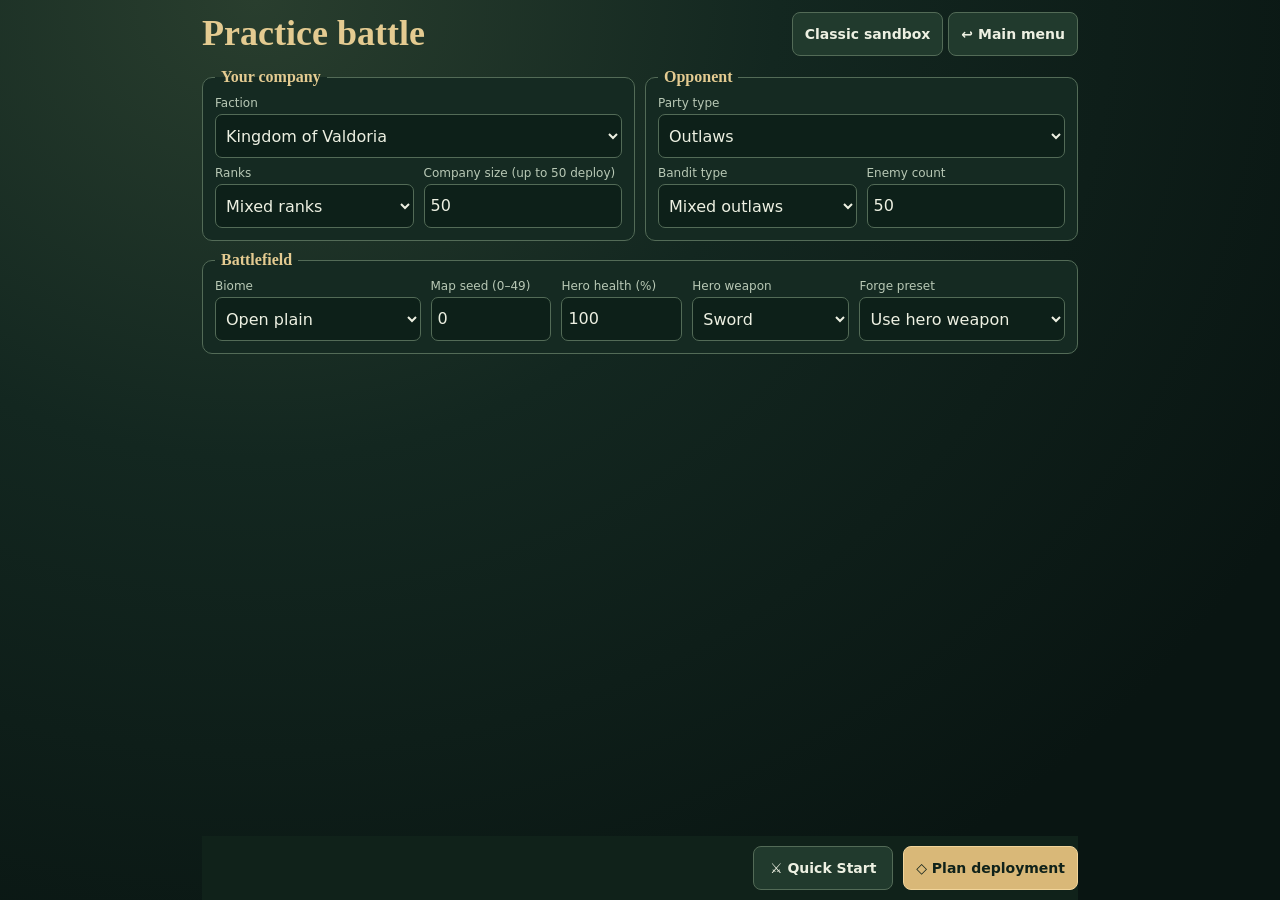
<file: classic.html>
<!doctype html>
<html lang="en">
<head>
<meta charset="utf-8">
<meta name="viewport" content="width=device-width,initial-scale=1,viewport-fit=cover,user-scalable=no">
<meta name="theme-color" content="#0e1816">
<title>Untitled Armies — V3.6</title>
<script>
if(new URLSearchParams(window.location.search).get('legacy')!=='1'){
 window.location.replace('battle-practice.html?v=4.25');
}
</script>
<style>
:root{color-scheme:dark;--paper:#ecf5e6;--muted:#97aaa1;--accent:#8fecbe;--card:#182725;--edge:#365247}
*{box-sizing:border-box}html,body{margin:0;min-height:100%;background:#0c1514;color:var(--paper);font:500 14px/1.4 system-ui,-apple-system,Segoe UI,Roboto,sans-serif;overscroll-behavior:none}
body{display:flex;justify-content:center;align-items:center;padding:clamp(10px,2vw,28px)}
.app{width:min(1100px,100%);display:flex;flex-direction:column;gap:13px}
.top{display:flex;align-items:center;justify-content:space-between;gap:12px;padding:0 4px}
.brand{display:flex;align-items:center;gap:11px;min-width:0}.emblem{width:37px;height:37px;display:grid;place-items:center;border:1px solid #567663;border-radius:10px;background:#182c25;font-size:20px;color:#c7f3bf}.brand h1{margin:0;font-size:clamp(15px,2vw,21px);letter-spacing:.13em;font-weight:800}.brand p{margin:2px 0 0;color:var(--muted);font-size:11px;letter-spacing:.16em;text-transform:uppercase}.build{border:1px solid #6d997b;padding:7px 11px;border-radius:99px;white-space:nowrap;font:800 12px/1.1 ui-monospace,SFMono-Regular,Consolas,monospace;letter-spacing:.1em;color:#c5f6c6;background:#223d32}
.board{position:relative;min-height:390px;height:min(68dvh,640px);overflow:hidden;border-radius:18px;border:1px solid #395347;background:#22342c;box-shadow:0 23px 60px #0008;isolation:isolate}
canvas{display:block;width:100%;height:100%;touch-action:none}
.board:after{content:"";position:absolute;inset:0;background:linear-gradient(90deg,#07130a66 0%,transparent 25%,transparent 74%,#07130a66 100%);pointer-events:none}
.rail{position:absolute;top:0;bottom:0;z-index:2;display:flex;flex-direction:column;justify-content:center;align-items:center;gap:11px;padding:9px;width:80px}
.left{left:0}.right{right:0;width:88px}.orders{display:flex;flex-direction:column;gap:9px;align-items:center;transition:opacity .2s,transform .2s}.orders.is-hidden{opacity:0;pointer-events:none;transform:translateX(9px)}
.control{border:0;background:transparent;padding:0;color:#d9e9d8;cursor:pointer;display:flex;flex-direction:column;align-items:center;gap:4px;min-width:58px;font:700 10px/1.3 system-ui,sans-serif;letter-spacing:.07em;text-shadow:0 1px 4px #000;text-transform:uppercase}
.dot{display:grid;place-items:center;width:52px;height:52px;border:1px solid #74917e;border-radius:50%;background:#1c3129dc;box-shadow:0 2px 12px #0005,inset 0 0 0 3px #ffffff09;font-size:22px;transition:transform .15s,background .15s,border-color .15s}.control:active .dot{transform:scale(.91)}.control:focus-visible .dot{outline:3px solid #e1ff9e;outline-offset:3px}
.control[aria-pressed="true"] .dot,.control.active .dot{border-color:#a5facc;background:#2a6150;box-shadow:0 0 0 3px #9dfab12a,0 0 19px #7ce9a149}
.attack .dot{color:#ffe8a4}.defend .dot{color:#bcf9e2}.stop .dot{color:#ffc5ab}.retreat .dot{color:#c7defc}
.control.attack.active .dot{background:#6c4b28}.control.stop.active .dot{background:#654c3f}.control.retreat.active .dot{background:#304f67}
.overlay-top{position:absolute;top:15px;left:50%;transform:translateX(-50%);z-index:2;pointer-events:none;display:flex;gap:9px;max-width:calc(100% - 154px);justify-content:center}
.pill{display:flex;align-items:center;gap:6px;white-space:nowrap;padding:7px 10px;border:1px solid #92b29a66;border-radius:25px;background:#11241ecf;backdrop-filter:blur(6px);font-size:11px;letter-spacing:.07em;font-weight:700}.light{display:block;width:7px;height:7px;border-radius:50%;background:#9ee5ba;box-shadow:0 0 9px #9ee5ba}.pill.dim{color:#bdc9bf}
.bottom-note{position:absolute;z-index:2;bottom:14px;left:50%;transform:translateX(-50%);width:max-content;max-width:calc(100% - 154px);border:1px solid #738b7777;border-radius:8px;background:#0b1a15b8;color:#def2da;padding:8px 11px;pointer-events:none;font-size:12px;text-align:center}
.info{display:flex;align-items:center;justify-content:space-between;gap:10px;color:#9eb4a9;font-size:12px;padding:0 4px}.info strong{color:#dbf4df}.divider{opacity:.5;margin:0 6px}
@media(max-width:620px){body{padding:0;align-items:stretch}.app{gap:0;min-height:100dvh}.top{padding:15px 13px 13px}.brand h1{font-size:16px}.brand p{font-size:10px}.board{border-radius:0;border-left:0;border-right:0;height:calc(100dvh - 166px);min-height:360px}.rail{width:64px;padding:5px}.right{width:68px}.dot{width:47px;height:47px;font-size:19px}.control{min-width:52px;font-size:9px}.overlay-top{top:12px;max-width:calc(100% - 128px)}.pill{font-size:10px;padding:6px 8px}.bottom-note{max-width:calc(100% - 134px);font-size:10px}.info{padding:12px 14px;line-height:1.5;font-size:11px}.info .tip{max-width:55%}}
@media(max-width:350px){.dot{width:43px;height:43px}.rail{width:58px}.right{width:58px}.bottom-note{font-size:9px}.pill{font-size:9px}}
@media(prefers-reduced-motion:reduce){.dot{transition:none}}

.small-btn{background:#1e332c;border:1px solid #56816b;color:#dff7dc;border-radius:9px;padding:7px 9px;cursor:pointer;font:700 11px system-ui}
.small-btn:active{background:#33583e}
.sword-label{color:#f7d69b}
@media(max-width:620px){.info{flex-wrap:wrap;gap:7px}.info .tip{max-width:none;display:flex;gap:6px}.small-btn{padding:7px 11px}.overlay-top{gap:5px}.pill{font-size:9px;padding:5px 7px}.bottom-note{bottom:12px}}
@media(max-width:400px){#rangeBadge{display:none}.info{font-size:10px}.info .tip{max-width:none}}

/* Fullscreen toggle stays in the header and works in both windowed and fullscreen modes. */
.top-actions{display:flex;align-items:center;gap:8px;flex-shrink:0}
.fullscreen-button{display:flex;align-items:center;justify-content:center;gap:5px;min-height:36px;padding:6px 10px;border:1px solid #769c87;border-radius:10px;background:#1e3e31;color:#dbf8e2;font:750 11px/1 system-ui;cursor:pointer;touch-action:manipulation}
.fullscreen-button:active{background:#31634b}
.fullscreen-button:focus-visible{outline:2px solid #d3ffbe;outline-offset:2px}
#fullscreenIcon{font-size:20px;line-height:1}
.app:fullscreen{width:100%;max-width:none;height:100%;padding:env(safe-area-inset-top) env(safe-area-inset-right) env(safe-area-inset-bottom) env(safe-area-inset-left);background:#0c1514}
@media(max-height:630px){.fullscreen-button{min-height:29px;padding:4px 7px;font-size:10px}.top-actions{gap:5px}}
@media(max-width:650px){#fullscreenLabel{display:none}.fullscreen-button{min-width:34px}}
/* V1.1: a landscape viewport into a larger battlefield. */
html,body{height:100%;overflow:hidden}
body{height:100dvh;align-items:stretch;padding:clamp(4px,1vw,12px)}
.app{height:100%;max-height:none;width:min(1450px,100%);gap:7px;min-height:0}
.board{flex:1;height:auto;min-height:0;position:relative}
#field{cursor:grab}#field:active{cursor:grabbing}
#minimap{position:absolute;left:91px;bottom:12px;z-index:3;width:150px;height:85px;border:1px solid #8fbaa088;border-radius:9px;background:#142a22e8;box-shadow:0 3px 16px #0007;cursor:crosshair;touch-action:none}
.map-guide{position:absolute;z-index:3;bottom:101px;left:92px;font:700 9px system-ui;letter-spacing:.06em;color:#daefda;background:#15271fdc;border-radius:4px;padding:3px 6px;pointer-events:none}
.formation-anchor{position:relative;display:grid;place-items:center}
.formation-anchor.is-hidden{display:none}
.formation-menu{position:absolute;left:calc(100% + 3px);top:50%;transform:translateY(-50%);width:174px;height:215px;z-index:10;pointer-events:auto;filter:drop-shadow(0 3px 9px #0009)}
.formation-menu.is-hidden{display:none}
.formation-option{position:absolute;min-width:73px;height:38px;padding:4px 7px;border:1px solid #719b7e;background:#1b3c30f0;color:#f0f8e7;border-radius:19px;font:800 11px/1 system-ui;cursor:pointer;touch-action:none;box-shadow:0 3px 10px #0007}
.formation-option[data-form="line"]{left:3px;top:2px}
.formation-option[data-form="wedge"]{left:90px;top:40px}
.formation-option[data-form="block"]{left:90px;top:101px}
.formation-option[data-form="column"]{left:3px;top:172px}
.formation-option[data-form="spearwall"]{left:3px;top:91px}
.formation-option[data-form="shieldwall"]{left:90px;top:160px}
.formation-option.hover,.formation-option:focus-visible{background:#3d7956;border-color:#d9f5a9;outline:2px solid #b9ebad;outline-offset:1px}
.formation-option.chosen{color:#b7f8c2;border-color:#8cd9a8}
#formationBtn .dot{color:#b6f3ce}
#formationBtn[aria-expanded="true"] .dot{background:#315e49;border-color:#a3e5af}
#rotateNotice{display:none;position:fixed;inset:0;z-index:100;background:#0c1915;color:#e8f6e5;align-items:center;justify-content:center;flex-direction:column;gap:14px;padding:25px;text-align:center}
#rotateNotice .rotate-icon{font-size:56px;line-height:1}
#rotateNotice p{margin:0;color:#bcd6c6;max-width:280px}
@media(orientation:portrait){#rotateNotice{display:flex}}
@media(max-height:630px){
 body{padding:0}
 .app{width:100%;height:100dvh;gap:0}
 .top{padding:4px 11px 3px}
 .brand h1{font-size:14px}
 .brand p{font-size:9px}
 .emblem{width:28px;height:28px;font-size:16px}
 .build{padding:5px 8px;font-size:10px}
 .board{border-radius:0;border-left:0;border-right:0;min-height:0;height:auto;flex:1}
 .rail{width:62px;padding:4px;gap:6px}
 .right{width:70px}
 .orders{gap:3px}
 .dot{width:40px;height:40px;font-size:18px}
 .control{min-width:50px;font-size:9px;gap:2px}
 .overlay-top{top:5px;max-width:calc(100% - 142px)}
 .pill{font-size:9px;padding:4px 7px}
 .bottom-note{bottom:8px;font-size:10px;padding:5px 7px;max-width:calc(100% - 350px)}
 .info{padding:4px 9px;font-size:10px;gap:6px;flex-wrap:nowrap;line-height:1.2}
 .info .tip{display:flex;flex-shrink:0;max-width:none;gap:4px}
 .small-btn{padding:5px 7px;font-size:10px}
 #minimap{left:69px;bottom:8px;width:129px;height:70px}
 .map-guide{left:70px;bottom:82px;font-size:8px}
 .formation-option{height:34px;font-size:10px;min-width:68px}
 .formation-menu{height:166px;width:160px}
 .formation-option[data-form="line"]{left:2px;top:2px}
 .formation-option[data-form="wedge"]{left:85px;top:37px}
 .formation-option[data-form="block"]{left:85px;top:94px}
 .formation-option[data-form="column"]{left:2px;top:131px}
}
@media(max-height:410px){.orders{gap:1px}.dot{width:35px;height:35px}.control{font-size:8px}.bottom-note{display:none}.map-guide{display:none}}

/* A compact inspectable armor guide, overlaying the map only when requested. */
.armor-panel{position:absolute;z-index:8;left:50%;top:50%;transform:translate(-50%,-50%);width:min(455px,calc(100% - 174px));max-height:calc(100% - 34px);overflow:auto;border:1px solid #88ac8f;border-radius:13px;padding:10px 12px;background:#11261ef5;color:#e5f4e8;box-shadow:0 10px 32px #000b}
.armor-panel.is-hidden{display:none}
.armor-panel-header{display:flex;align-items:center;justify-content:space-between;gap:8px;margin-bottom:7px}
.armor-panel-header strong{font-size:13px;letter-spacing:.06em}
.armor-close{border:1px solid #648a72;background:#214132;color:#ecf9ed;border-radius:7px;cursor:pointer;padding:4px 9px;font:700 12px system-ui}
.armor-panel p{font-size:10px;color:#bfd5c3;margin:8px 0 5px;line-height:1.35}
.armor-panel table{width:100%;border-collapse:collapse;font-size:10px;text-align:left;white-space:nowrap}
.armor-panel th,.armor-panel td{padding:6px 4px;border-bottom:1px solid #45645082}
.armor-panel th{color:#a6d8b7;font-weight:750}
.armor-panel td:not(:first-child){font-variant-numeric:tabular-nums}
.armor-chip{display:inline-block;width:9px;height:9px;border-radius:2px;margin-right:4px}
@media(max-height:630px){.armor-panel{max-height:calc(100% - 20px);padding:7px 10px}.armor-panel th,.armor-panel td{padding:4px 3px}.info>span:first-child{min-width:0;overflow:hidden;text-overflow:ellipsis;white-space:nowrap}}
@media(max-width:620px){.armor-panel{width:calc(100% - 140px)}}

/* Landscape equipment matchup tester */
.equipment-backdrop{position:absolute;inset:0;z-index:12;background:#07120dc7;display:grid;place-items:center;padding:8px;overscroll-behavior:contain}
.equipment-backdrop.is-hidden{display:none}
.equipment-panel{width:min(685px,100%);max-height:100%;overflow:auto;overscroll-behavior:contain;border:1px solid #83b99c;border-radius:13px;background:#14271ff7;box-shadow:0 17px 50px #000c;color:#e3f5e6;padding:12px 14px}
.equipment-header{display:flex;justify-content:space-between;align-items:center;gap:12px;margin-bottom:5px}
.equipment-header strong{font-size:15px;letter-spacing:.06em}
.equipment-panel p{margin:5px 0 9px;font-size:11px;color:#bed4c4;line-height:1.4}
.equipment-presets{display:flex;flex-wrap:wrap;gap:6px;margin-bottom:10px}
.equipment-presets button,.equipment-actions button{border:1px solid #749a7f;background:#244535;color:#f1fae8;border-radius:8px;padding:6px 10px;cursor:pointer;font:700 11px system-ui;touch-action:manipulation}
.equipment-presets button:active,.equipment-actions button:active{background:#3a6950}
.equipment-presets button:focus-visible,.equipment-actions button:focus-visible,.equipment-field select:focus-visible{outline:2px solid #c8f7ab;outline-offset:1px}
.equipment-grid{display:grid;grid-template-columns:1fr 1fr;gap:10px}
.equipment-side{padding:9px;border:1px solid #607d6c;border-radius:10px;background:#1b342b}
.equipment-side h3{margin:0 0 7px;font-size:12px;letter-spacing:.04em;color:#dcf5e1}
.equipment-side.foe-side{border-color:#986963;background:#392a28}
.equipment-side.foe-side h3{color:#f9c7bc}
.equipment-field{display:grid;grid-template-columns:62px minmax(0,1fr);gap:6px;align-items:center;margin:5px 0}
.equipment-field label{font-size:11px;font-weight:750;color:#cfdfd3}
.equipment-field select{width:100%;min-width:0;background:#10241c;color:#eef8e9;border:1px solid #73957c;border-radius:7px;padding:6px;font:600 11px system-ui;touch-action:manipulation}
.equipment-field select:disabled{opacity:.53}
.equipment-side small{display:block;color:#a7cbb3;font-size:10px;margin-top:5px}
.equipment-side.foe-side small{color:#e6b8ab}
.equipment-actions{display:flex;gap:8px;align-items:center;flex-wrap:wrap;margin-top:11px}
.equipment-actions .primary{background:#40825a;border-color:#7ce1a4;color:#fff}
.equipment-actions .restart{background:#5b4634;border-color:#c8ad76}
#equipmentFeedback{font-size:10px;color:#bfefc6;flex:1;min-width:150px}
@media(max-height:500px){.equipment-panel{padding:8px 11px}.equipment-header strong{font-size:12px}.equipment-panel p{margin:3px 0 6px}.equipment-presets{margin-bottom:6px}.equipment-side{padding:6px}.equipment-side h3{margin-bottom:3px}.equipment-field{margin:3px 0}.equipment-field select{padding:4px}.equipment-actions{margin-top:7px}.equipment-presets button,.equipment-actions button{padding:4px 8px}}
@media(max-width:535px){.equipment-grid{grid-template-columns:1fr}.equipment-panel{max-width:420px}}

/* V2.3 compact enemy-control popover: a separate, accessible tactical surface. */
.enemy-command-panel{position:absolute;z-index:10;top:50%;left:50%;transform:translate(-50%,-50%);
 width:min(540px,calc(100% - 150px));max-height:calc(100% - 18px);overflow:auto;overscroll-behavior:contain;
 border:1px solid #d28a83;border-radius:13px;padding:11px 13px;
 background:#211e1cf2;box-shadow:0 12px 45px #000c;color:#f8e5dd}
.enemy-command-panel.is-hidden{display:none}
.enemy-command-header{display:flex;align-items:center;justify-content:space-between;gap:8px}
.enemy-command-header strong{font-size:13px;letter-spacing:.06em}
.enemy-command-header button{border:1px solid #a77c72;background:#44302e;border-radius:7px;color:#ffebe3;
 padding:4px 10px;font-weight:700;cursor:pointer}
.enemy-command-panel p{font-size:11px;line-height:1.35;margin:7px 0;color:#dcc7c0}
.enemy-command-grid{display:grid;grid-template-columns:repeat(3,minmax(0,1fr));gap:5px;margin:6px 0}
.enemy-command-grid button,.enemy-command-foot button{border:1px solid #8e6862;border-radius:8px;
 background:#3c302e;color:#f7e5df;font:700 11px/1.2 system-ui;min-height:30px;padding:6px 7px;cursor:pointer}
.enemy-command-grid button[aria-pressed=true]{background:#995044;border-color:#e0a49b;color:#fff6e5}
.enemy-command-label{font-size:10px;letter-spacing:.12em;font-weight:800;color:#eac6b1;margin:9px 0 2px}
.enemy-command-foot{display:flex;justify-content:space-between;align-items:center;gap:8px;margin-top:9px}
.enemy-command-foot span{font-size:10px;color:#f3bdab}
#infiniteAmmoButton[aria-pressed=true]{border-color:#ddc66c;background:#594820;color:#fff5c0}
@media(max-height:600px){.enemy-command-panel{padding:7px 9px}.enemy-command-grid button{min-height:25px;padding:4px}.enemy-command-panel p{margin:3px 0}}
@media(max-width:570px){.enemy-command-panel{width:calc(100% - 128px)}.enemy-command-grid{grid-template-columns:repeat(2,minmax(0,1fr))}.enemy-command-grid button{font-size:10px}}

.commander-panel{border-color:#baad78;width:min(570px,calc(100% - 125px))}
.commander-status{display:flex;justify-content:space-between;align-items:center;gap:7px;margin:10px 0 4px;
 padding:7px 9px;background:#3c3830;border-radius:7px;font-size:11px}
.commander-status span{color:#eddfbc;font-size:10px;text-align:right}
.commander-panel{max-height:min(82vh,740px);overflow-y:auto}
.commander-panel .enemy-command-grid.commander-directive{grid-template-columns:repeat(2,minmax(0,1fr))}
.commander-panel .enemy-command-grid.commander-lines{grid-template-columns:repeat(2,minmax(0,1fr))}
.commander-panel .enemy-command-foot{flex-wrap:wrap}
.commander-panel .enemy-command-foot button{flex:1;min-width:112px}
.commander-panel .enemy-command-grid button[aria-pressed=true]{background:#806c39;border-color:#f1d595}
#commanderButton[aria-expanded=true]{background:#51482c;border-color:#e2c475}
@media(max-width:580px){.commander-panel{width:calc(100% - 105px)}}
.battle-outcome{position:fixed;z-index:900;left:50%;top:50%;transform:translate(-50%,-50%);width:min(92vw,520px);padding:22px;border:1px solid #b4d5ad;border-radius:16px;background:#182d25f2;box-shadow:0 10px 70px #000a;color:#eefbe9;display:flex;flex-direction:column;gap:12px;text-align:center}
.battle-outcome.is-hidden{display:none}
.battle-outcome h2{margin:0;font-size:1.5rem}
.battle-outcome p{margin:0;line-height:1.5}
.battle-outcome button{background:#87c7a2;color:#12291d;border:0;border-radius:10px;padding:12px;font-weight:800;cursor:pointer}
.battle-outcome .tally{display:grid;grid-template-columns:1fr 1fr;gap:12px;text-align:left;font-size:.85rem}
.battle-outcome .tally>div{padding:12px;background:#274536;border-radius:10px}
@media(orientation:landscape) and (max-width:1024px){body{padding:0}.app{width:100%;height:100dvh;gap:0}.top{height:42px;min-height:42px;padding:3px 7px;gap:5px}.emblem{width:30px;height:30px;font-size:17px}.brand{gap:6px}.brand h1{font-size:12px}.brand p{font-size:8px}.board{flex:1;min-height:0;height:auto;border-radius:0;border-left:0;border-right:0}.info{min-height:30px;padding:3px 8px;font-size:9px;gap:5px}.rail{width:62px;padding:3px;gap:3px}.right{width:68px}.orders{gap:3px}.dot{width:44px;height:44px;font-size:18px}.control{min-width:48px;font-size:8px;gap:1px}.overlay-top{top:4px;max-width:calc(100% - 128px);gap:4px}.pill{font-size:8px;padding:4px 6px}.bottom-note{display:none}#minimap{left:68px;bottom:5px;width:105px;height:59px}.map-guide{display:none}.formation-menu{transform:translateY(-50%) scale(.82);transform-origin:left center}.small-btn,.formation-option,.enemy-command-grid button,.commander-panel button{min-height:40px}}
@media(orientation:landscape) and (max-height:390px){.top{height:38px;min-height:38px}.brand p{display:none}.dot{width:40px;height:40px}.info{min-height:26px}.formation-menu{transform:translateY(-50%) scale(.74)}}
</style>
</head>
<body>
<div class="app">
  <header class="top">
    <div class="brand"><div class="emblem" aria-hidden="true">✥</div><div><h1>UNTITLED ARMIES</h1><p>Armor · Shields · Physical combat</p></div></div>
    <div class="top-actions">
      <button id="fullscreenBtn" class="fullscreen-button" type="button" aria-label="Enter fullscreen" aria-pressed="false" title="Fullscreen"><span id="fullscreenIcon" aria-hidden="true">⛶</span><span id="fullscreenLabel">Fullscreen</span></button>
      <div class="build" aria-label="Version 3.6">V3.6</div>
    </div>
  </header>
  <main class="board" id="board" aria-label="Scrollable battlefield with fifty soldiers on each team">
    <canvas id="field"></canvas>
    <canvas id="minimap" width="180" height="102" aria-label="Battlefield minimap: touch or click to pan"></canvas>
    <div class="map-guide">3× LARGER WORLD · DRAG TO PAN · MINIMAP TO TRAVEL</div>
    <div class="overlay-top" aria-live="polite"><span class="pill"><span class="light"></span><span id="count">50 SOLDIERS</span></span><span class="pill dim" id="status">IDLE</span><span class="pill dim" id="rangeBadge">⚔ WEAPON REACH</span><span class="pill dim" id="commandHeadline">👑 Commander AI</span></div>
    <aside class="rail left">
  <button class="control" type="button" id="select" aria-pressed="false" aria-label="Select all soldiers"><span class="dot" aria-hidden="true">◎</span><span id="select-label">Select</span></button>
  <div class="formation-anchor is-hidden" id="formationAnchor">
   <button class="control" type="button" id="formationBtn" aria-label="Press and slide toward a formation" aria-expanded="false" aria-controls="formationMenu"><span class="dot" aria-hidden="true">◇</span><span>Formation</span></button>
   <div class="formation-menu is-hidden" id="formationMenu" role="group" aria-label="Choose a formation">
    <button class="formation-option" type="button" data-form="line">Line</button>
    <button class="formation-option" type="button" data-form="wedge">Wedge</button>
    <button class="formation-option" type="button" data-form="block">Block</button>
    <button class="formation-option" type="button" data-form="column">Column</button>
    <button class="formation-option" type="button" data-form="spearwall">Spear wall</button>
    <button class="formation-option" type="button" data-form="shieldwall">Shield wall</button>
   </div>
  </div>
 </aside>
    <aside class="rail right"><div class="orders is-hidden" id="orders">
      <button class="control attack" id="attack" type="button" aria-label="Attack: advance"><span class="dot" aria-hidden="true">⚔</span><span>Attack</span></button>
      <button class="control defend" id="defend" type="button" aria-label="Defend: reform and hold"><span class="dot" aria-hidden="true">⬡</span><span>Defend</span></button>
      <button class="control stop" id="stop" type="button" aria-label="Stop all soldiers"><span class="dot" aria-hidden="true">■</span><span>Stop</span></button>
      <button class="control retreat" id="retreat" type="button" aria-label="Retreat to left side"><span class="dot" aria-hidden="true">↶</span><span>Retreat</span></button>
    </div></aside>
    <div class="bottom-note" id="hint" aria-live="polite">Select your army · swipe to explore the battlefield</div>
 <section class="enemy-command-panel commander-panel is-hidden" id="commanderPanel" aria-label="Commander and general controls">
  <div class="enemy-command-header"><strong>👑 COMMANDERS & THE GENERAL</strong>
   <button id="commanderClose" type="button" aria-label="Close commander panel">✕</button></div>
  <p>Your commander runs the battle automatically. Choose a group, including the infantry reserve, and issue a manual order to override him. Your order remains until you return that group to AI.</p>
  <div class="commander-status"><strong>🟢 Your commander</strong><span id="friendCommanderStatus">Tactical · Assessing</span></div>
  <div class="enemy-command-label">COMMANDER TEMPERAMENT (PERSONALITY)</div>
  <div class="enemy-command-grid" aria-label="Your commander style">
   <button type="button" data-commander-team="friend" data-style="aggressive">Aggressive</button>
   <button type="button" data-commander-team="friend" data-style="defensive">Defensive</button>
   <button type="button" data-commander-team="friend" data-style="tactical">Tactical</button>
  </div>
  <div class="enemy-command-label">COMMANDER'S BATTLE DIRECTIVE · YOUR INFLUENCE</div>
  <p>Choose the goal and let your commander manage the troops. Unlike manual General orders, these directives keep his tactical AI in charge.</p>
  <div class="enemy-command-grid commander-directive" role="group" aria-label="Commander's battle directive">
   <button type="button" data-commander-intent="adaptive">🧠 Adaptive</button>
   <button type="button" data-commander-intent="hold">🛡 Hold defensively</button>
   <button type="button" data-commander-intent="ordered">⚔ Ordered advance</button>
   <button type="button" data-commander-intent="aggressive">🔥 Aggressive assault</button>
   <button type="button" data-commander-intent="skirmish">🏹 Skirmish & screen</button>
  </div>
  <div class="enemy-command-label">INFANTRY FORMATION DOCTRINE</div>
  <div class="enemy-command-grid commander-lines" role="group" aria-label="Infantry marching formation">
   <button type="button" data-commander-line="auto">Auto by equipment</button>
   <button type="button" data-commander-line="shieldwall">🛡 Shield wall</button>
   <button type="button" data-commander-line="spearwall">⚔ Spear wall</button>
   <button type="button" data-commander-line="line">⚑ Open line</button>
   <button type="button" data-commander-line="loose">⋯ Loose formation</button>
  </div>
  <p>Walls advance in two flexible ranks, tighten when supported by neighbors, and loosen as soldiers enter melee. Spear walls require actual spear or pike equipment; shield walls require real shields. The General's direct orders still override your commander.</p>
  <div class="commander-status"><strong>🔴 Enemy commander</strong><span id="foeCommanderStatus">Aggressive · Assessing</span></div>
  <div class="enemy-command-grid" aria-label="Enemy commander style">
   <button type="button" data-commander-team="foe" data-style="aggressive">Aggressive</button>
   <button type="button" data-commander-team="foe" data-style="defensive">Defensive</button>
   <button type="button" data-commander-team="foe" data-style="tactical">Tactical</button>
  </div>
  <div class="enemy-command-label">YOUR GENERAL ORDERS APPLY TO</div>
  <div class="enemy-command-grid" role="group" aria-label="Manual command group">
   <button type="button" data-general-group="all">All soldiers</button>
   <button type="button" data-general-group="infantry">⚔ Infantry</button>
   <button type="button" data-general-group="archer">🏹 Archers</button>
   <button type="button" data-general-group="cavalry">🐎 Cavalry</button><button type="button" data-general-group="horseArcher">🏇 Horse Archers</button><button type="button" data-general-group="reserve">🛡 Infantry Reserve</button>
  </div>
  <p id="generalOverrideStatus">All groups currently follow Commander AI.</p>
  <div class="enemy-command-foot">
   <button type="button" id="takeGeneral">Take command of group</button>
   <button type="button" id="releaseGeneral">Return group to AI</button>
   <button type="button" id="releaseAll">Return all to AI</button>
  </div>
 </section>
 <section class="enemy-command-panel is-hidden" id="enemyPanel" aria-label="Enemy army control panel">
  <div class="enemy-command-header">
   <strong>🔴 ENEMY ARMY COMMANDS</strong>
   <button id="enemyClose" type="button" aria-label="Close enemy orders">✕</button>
  </div>
  <p>Command the enemy's 50 soldiers independently. They still take damage and can panic.</p>
  <div class="enemy-command-grid" role="group" aria-label="Enemy orders">
   <button type="button" data-enemy-order="auto">AI Auto</button>
   <button type="button" data-enemy-order="attack">Charge</button>
   <button type="button" data-enemy-order="defend">Hold / Fight</button>
   <button type="button" data-enemy-order="stop">Stand still</button>
   <button type="button" data-enemy-order="retreat">Retreat</button>
   <button type="button" data-enemy-order="move">Tap to move</button>
  </div>
  <div class="enemy-command-label">FORMATION</div>
  <div class="enemy-command-grid" role="group" aria-label="Enemy formations">
   <button type="button" data-enemy-form="block">Block</button>
   <button type="button" data-enemy-form="line">Line</button>
   <button type="button" data-enemy-form="wedge">Wedge</button>
   <button type="button" data-enemy-form="column">Column</button><button type="button" data-enemy-form="spearwall">Spear wall</button>
  </div>
  <div class="enemy-command-foot">
   <button type="button" id="enemyFocus">⌖ View enemy army</button>
   <span id="enemyCommandStatus">AI Auto · Block</span>
  </div>
 </section>
     <section class="armor-panel is-hidden" id="armorPanel" aria-label="Armor, weapons and shields reference">
      <div class="armor-panel-header"><strong>⚔ WEAPONS · SHIELDS · ARMOR</strong><button class="armor-close" type="button" id="closeArmor" aria-label="Close armor reference">✕</button></div>
      <p>Each value is <strong>flat reduction / percentage reduction</strong> for that damage category.</p>
      <table><thead><tr><th>Armor</th><th>Slash</th><th>Piercing</th><th>Blunt</th></tr></thead><tbody>
       <tr><td><span class="armor-chip" style="background:#f0d0ac"></span>Unarmored</td><td>0 / 0%</td><td>0 / 0%</td><td>0 / 0%</td></tr>
       <tr><td><span class="armor-chip" style="background:#d5b690"></span>Padded</td><td>0.04 / 5%</td><td>0.03 / 3%</td><td>0.11 / 14%</td></tr>
       <tr><td><span class="armor-chip" style="background:#b98250"></span>Leather</td><td>0.17 / 15%</td><td>0.08 / 8%</td><td>0.09 / 9%</td></tr>
       <tr><td><span class="armor-chip" style="background:#aeb7bc"></span>Mail</td><td>0.38 / 28%</td><td>0.15 / 14%</td><td>0.05 / 5%</td></tr>
       <tr><td><span class="armor-chip" style="background:#e0e9f2"></span>Plate</td><td>0.68 / 45%</td><td>0.40 / 28%</td><td>0.10 / 9%</td></tr>
      </tbody></table>
      <p>Damage taken = max(0, attack damage − flat) × (1 − percentage / 100).</p>
      <p>Armor also resists <strong>weapon momentum</strong>: a heavy slash can pass through several unarmored targets but is stopped by plate or a strong shield.</p>
      <p><strong>WEAPONS</strong> — weight slows movement and makes swings cost more stamina.</p>
      <table><thead><tr><th>Weapon</th><th>Weight</th><th>Reach</th><th>Attacks</th></tr></thead><tbody>
       <tr><td>Short sword</td><td>1.00</td><td>31 px</td><td>Slashes, stab, pommel</td></tr>
       <tr><td>Arming sword</td><td>1.55</td><td>36 px</td><td>Slashes, overhead, stab, pommel</td></tr>
       <tr><td>Greatsword</td><td>3.35</td><td>47 px</td><td>Wide cleave, slashes, stab, pommel</td></tr>
       <tr><td>Battle axe</td><td>3.80</td><td>43 px</td><td>Wide cleave, slashes, pommel</td></tr>
      </tbody></table>
      <p><strong>SHIELDS</strong> — smaller shields are quick; larger ones cover a wider frontal angle. Passive guarding reduces damage automatically. Soldiers also <strong>actively raise</strong> shields when they spot a wind-up, spending more stamina to stop a blow.</p>
      <table><thead><tr><th>Shield</th><th>Weight</th><th>Size</th><th>Passive cut</th></tr></thead><tbody>
       <tr><td>Buckler</td><td>0.85</td><td>8</td><td>20%</td></tr>
       <tr><td>Round</td><td>1.80</td><td>11</td><td>35%</td></tr>
       <tr><td>Kite</td><td>2.70</td><td>13</td><td>48%</td></tr>
       <tr><td>Tower</td><td>4.00</td><td>16</td><td>62%</td></tr>
      </tbody></table>
      <p><strong>EXPERIENCE:</strong> Recruit (18), Trained (45), Veteran (72), Elite (92). Rank improves reaction speed, attack precision, defense and stamina efficiency without adding health or armor. <strong>WEAPON MASTERY:</strong> each fighter remembers separate familiarity with shortswords, arming swords, greatswords and axes (18–97). A skilled swordsman can still be new to axes. Experienced fighters may parry telegraphed blows; a successful parry gives only 0.72 seconds to begin a counterattack. Mastery improves weapon timing and stamina use, but cannot create extra health or damage. A light weapon still cannot deflect an overwhelmingly powerful cleave.</p>
      <table><thead><tr><th>Ranged</th><th>Ammo</th><th>Range</th><th>Reload</th><th>Impact</th></tr></thead>
      <tbody><tr><td>War bow</td><td>18</td><td>1005</td><td>0.64s</td><td>Light piercing</td></tr>
      <tr><td>Crossbow</td><td>12</td><td>1125</td><td>1.90s</td><td>Heavy piercing</td></tr>
      <tr><td>Javelins</td><td>6</td><td>624</td><td>1.05s</td><td>Heavy piercing</td></tr>
       <tr><td>Compact horse bow</td><td>24</td><td>710</td><td>0.52s</td><td>Light piercing</td></tr></tbody></table>
      <p><strong>BATTLEFIELDS &amp; TERRAIN (V3.4):</strong> Use the <strong>Battlefield Terrain</strong> selector in the footer. Choose open ground, a hill, forest, mud, shallow river, rocks or mixed terrain. Terrain can decide the entire battle: elevated defenders have stronger melee and ranged advantages, wooded positions sharply reduce enemy missile effectiveness and weaken mounted shock, and deep mud or river water slows cavalry enough to ruin its charge and discipline. Poor footing weakens braced spear walls and increases exhaustion. Commanders seek ridges and forest positions, defend dry crossing approaches, and send cavalry around hazardous ground; their plans still yield to the General’s manual orders. Solid rocks block movement and low-flying arrows. Cavalry needs clear dry ground to build up a strong charge, and all terrain interacts with existing formations and morale. Switching the terrain resets the current test. The default open plain preserves earlier fairness tests.</p>
      <p><strong>HORSE MOVEMENT (V3.1):</strong> Mounted troops now accelerate and brake instead of instantly changing speed or direction. A horse turns much wider at full gallop, especially when heavily armored or wounded. A mounted charge requires real forward closing speed, and body-to-body collisions absorb momentum. Cavalry ride through an enemy on a committed attack line, break away when surrounded, and regroup for another charge. Mounted archers try to ride out of close threats to recover their shooting distance. Gait animation and hoof dust show speed; the amber bar is horse health and the smaller turquoise bar is horse stamina. Rider and horse health remain separate. A fallen horse cannot be instantly remounted.</p>
      <p><strong>COMMANDER INFLUENCE &amp; MOVING FORMATIONS (V3.6):</strong> Open <strong>👑 Commanders</strong> to set the battle directive: Adaptive, Hold Defensively, Ordered Advance, Aggressive Assault, or Skirmish &amp; Screen. The commander's own personality still affects decisions, but your goal takes priority until the army is in serious danger. Choose Infantry Formation Doctrine: automatic by equipment, Shield Wall, Spear Wall, Open Line, or Loose. A supported shield wall reduces incoming hits and conserves shield stamina; a planted, supported spear wall prepares its anti-cavalry points faster. Walls advance as two ranks but flex into melee so they can still fight. Every advantage depends on real nearby soldiers and appropriate weapons. The General's manual Attack with a selected Shield Wall or Spear Wall can also move as a line.</p>
      <p><strong>SQUADS & COMMANDERS (V3.2):</strong> Infantry now maintain lanes while advancing and correct drifting ranks. Foot archers stay behind a friendly infantry screen when one exists. Commanders keep a small infantry reserve behind the line, then commit it when troops are under pressure. When enemy archers expose a wing, cavalry first ride around the flank before attacking; mounted movement still uses real acceleration and turning. Commanders display cohesion and reserve status. <strong>Manual General orders always win:</strong> a selected Infantry, Archer, Cavalry or Horse Archer group follows your standing orders until you Return to AI. These are battlefield test mechanics, not a campaign system.</p>
      <p><strong>MORALE &amp; BATTLE OUTCOMES (V3.3):</strong> Use the <strong>🛡 Training mode / ⚔ Real battle</strong> switch in the footer. Switching restarts the current test. Training keeps invulnerable friendly troops and recurring enemies; Real Battle allows both armies to die or be incapacitated, prevents reinforcements, and enables casualty morale, fleeing, surrender and commander-led rallies. A battle ends when one army can no longer fight; an automatic report shows fatalities, incapacitated, routed, surrendering and still-broken soldiers, plus each commander's fate. Press <strong>Fight another battle</strong> to retry with the same rules.</p>
      <p><strong>POLEARMS & BRACING:</strong> <strong>Infantry spears</strong> have 65 reach and can pair with shields. <strong>Long pikes</strong> have 89 reach and occupy both hands. Polearm tips cannot hit reliably inside their minimum range, so crowded soldiers use weaker blunt butt strikes. A spearman or pikeman facing a fast-approaching horse automatically plants his feet and raises the weapon over time. A ready frontal brace can halt a charge and wound or dismount the horse, while flanking, attacking before the spear is ready, or exhausting the soldier can break through. The <strong>🛡 Spear Wall</strong> formation is available in Classic. Try the new Spears vs Swords and Pikes vs Cavalry presets.</p>
      <p><strong>UNIT ROLES:</strong> <strong>Infantry</strong> fight with swords, axes or other melee weapons and never switch to ranged attacks. <strong>Archers</strong> always carry their selected bow, crossbow or javelins, prefer firing from a distance, and use their melee sidearm only when an enemy enters close-combat range. If out of ammunition, they keep their ranged weapon ready instead of charging with swords. Choose the mixed unit type for infantry and archers. <strong>Cavalry</strong> ride faster than infantry, hold wider spacing, charge with momentum, and become less effective in sustained close combat. Choose pure Cavalry, 20 infantry / 20 archers / 10 cavalry, or a grand army with all four classes. <strong>Mounted archers</strong> ride with a lighter compact horse bow (24 arrows, 710-unit range), shoot while circling, and retreat from close threats. <strong>Horse armour</strong> is separate from rider armour: leather, mail and plate barding reduce damage but slow the mount. Horses have their own health and stamina; losing a horse dismounts its rider, who continues fighting on foot. Any charging horse deals blunt impact damage even without a lance; lances add a piercing hit. Riders disengage to regroup before charging again.</p>
      <p><strong>COMMANDERS:</strong> Each side has a separate, mortal commander with a battlefield banner. Tactical, Aggressive and Defensive personalities read the battle, issue orders to Infantry, Archers, Cavalry and Mounted Archers, and protect threatened units. Distant units receive the command later; Leadership reduces communication delay. Use <strong>👑 Commanders</strong> to override a class or your whole army. Your General orders apply immediately and persist until you press Return to AI. The enemy army can also be manually controlled.</p>
      <p><strong>RANGED COMBAT:</strong> V2.4 triples maximum and ideal shooting distances. Better experience and ranged familiarity produce tighter shot groups, and experienced archers lead moving targets. Archers can switch to a new enemy during an existing draw rather than repeatedly cancelling shots when their target disappears. Projectiles still travel physically and can miss. War bows carry 18 arrows (fast), crossbows carry 12 bolts (slow reload, strong piercing), and javelins carry 6 throws (short range, powerful impact). Shots follow lofted trajectories over friendly ranks and stop when they reach the ground instead of sliding along it. Lofted attacks fly over allied soldiers throughout their flight; enemy soldiers, shields and armor can still intercept them. Projectiles have travel time, can miss, and interact with directional shields and armor. Experience and independent ranged-weapon familiarity improve accuracy and timing; set Ranged skill separately from melee Mastery in Test gear. Archers draw their melee sidearm only when enemies enter close-combat range; running out of ammunition does not make them charge with swords. A shield is lowered when aiming a two-handed bow or crossbow.</p>
      <p><strong>IMPACT REACTIONS:</strong> Heavy hits cause knockback and stagger. A successful active block can create a counterattack opening; a weak shield can suffer a <strong>GUARD BREAK</strong>. Plate and solid shields can stop a swing and recoil the attacker.</p>
      <p>Green and red soldiers wear mixed armor and carry different weapons. One-handed swords can use shields; greatswords and axes occupy both hands. Swing stages: wind-up → active hitbox → recovery. In Classic Training Mode your army is invulnerable; Real Battle Mode makes both armies vulnerable.</p>
     </section>
  <div class="equipment-backdrop is-hidden" id="equipmentBackdrop">
 <section class="equipment-panel" id="equipmentPanel" role="dialog" aria-modal="true" aria-labelledby="equipmentTitle">
  <div class="equipment-header"><strong id="equipmentTitle">⚙ EQUIPMENT TESTING · 50 VS 50</strong><button type="button" id="closeEquipment" class="armor-close" aria-label="Close equipment testing">✕</button></div>
  <p>Customize both armies or choose a quick matchup. The battle pauses while this menu is open. Set melee and ranged weapons separately; ranged ammo is limited, and archers shoot over allied infantry and draw melee weapons only when closely threatened, not merely because they run out of ammunition. Two-handed melee weapons cannot use shields. Two-handed ranged weapons put shields away while firing.</p>
  <div class="equipment-presets" role="group" aria-label="Quick equipment matchups">
   <button type="button" data-matchup="mixed">Mixed armies</button>
   <button type="button" data-matchup="plate">Plate wall</button>
   <button type="button" data-matchup="cleave">Cleave test</button>
   <button type="button" data-matchup="shields">Shield clash</button>
   <button type="button" data-matchup="skill">Elite vs recruits</button>
   <button type="button" data-matchup="archers">Archers vs infantry</button>
   <button type="button" data-matchup="crossbows">Crossbows vs plate</button>
   <button type="button" data-matchup="skirmish">Javelins vs bows</button>
   <button type="button" data-matchup="cavalry">Cavalry vs infantry</button>
   <button type="button" data-matchup="combined">Combined armies</button>
   <button type="button" data-matchup="horseArchers">Horse archers</button>
   <button type="button" data-matchup="armoredCavalry">Armored cavalry</button>
   <button type="button" data-matchup="swordCharge">Horse charges · swords</button>
   <button type="button" data-matchup="grandArmy">Grand army · all four</button>
   <button type="button" data-matchup="spears">Spears vs sword infantry</button>
   <button type="button" data-matchup="pikes">Braced pikes vs cavalry</button>
   <button type="button" data-matchup="pikeDuel">Pikes vs swords</button>
  </div>
  <div class="equipment-grid"><div class="equipment-side">
   <h3>🟢 YOUR ARMY · 50 SOLDIERS</h3>
   <div class="equipment-field"><label for="friendUnitRole">Unit type</label>
<select id="friendUnitRole"><option value="infantry">⚔ Infantry — melee first</option>
<option value="archer">🏹 Archer — ranged first</option>
<option value="mixed">Infantry + Archers (half each)</option>
<option value="cavalry">🐎 Cavalry — mounted charges</option><option value="combined">Combined army (20/20/10)</option><option value="horseArcher">🏇 Mounted archer — compact bow</option><option value="grandArmy">Grand army (20/15/10/5)</option></select></div>
<div class="equipment-field"><label for="friendWeapon">Weapon</label><select id="friendWeapon"><option value="mixed">Mixed weapons</option><option value="shortsword">Short sword</option><option value="sword">Arming sword</option><option value="greatsword">Greatsword</option><option value="axe">Battle axe</option><option value="spear">Infantry spear</option><option value="pike">Long pike (two hands)</option><option value="lance">Cavalry lance</option></select></div>
<div class="equipment-field"><label for="friendRanged">Ranged</label><select id="friendRanged">
<option value="none">No ranged weapon</option><option value="bow">War bow · 18 arrows</option><option value="crossbow">Crossbow · 12 bolts</option><option value="javelin">Javelins · 6 throws</option><option value="horsebow">Compact horse bow · 24 arrows</option><option value="mixed">Mixed ranged weapons</option>
</select></div>
<div class="equipment-field"><label for="friendRangedMastery">Ranged skill</label><select id="friendRangedMastery">
<option value="same">Same as melee skill</option>
<option value="novice">Novice · 18</option><option value="practiced">Practiced · 56</option>
<option value="expert">Expert · 85</option><option value="master">Master · 97</option>
</select></div>
<div class="equipment-field"><label for="friendHorseArmor">Horse armour</label><select id="friendHorseArmor">
<option value="none">No barding · fastest</option><option value="leather">Leather barding · light</option>
<option value="mail">Mail barding · medium</option><option value="plate">Plate barding · armored, slow</option>
</select></div>
<div class="equipment-field"><label for="friendShield">Shield</label><select id="friendShield"><option value="mixed">Mixed shields</option><option value="none">No shield</option><option value="buckler">Buckler</option><option value="round">Round shield</option><option value="kite">Kite shield</option><option value="tower">Tower shield</option></select></div>
<div class="equipment-field"><label for="friendArmor">Armor</label><select id="friendArmor"><option value="mixed">Mixed armor</option><option value="naked">Unarmored</option><option value="padded">Padded</option><option value="leather">Leather</option><option value="mail">Mail</option><option value="plate">Plate</option></select></div>
<div class="equipment-field"><label for="friendExperience">Rank</label><select id="friendExperience">
<option value="mixed">Mixed ranks</option><option value="recruit">Recruit</option><option value="trained">Trained</option><option value="veteran">Veteran</option><option value="elite">Elite</option></select></div>
<div class="equipment-field"><label for="friendFamiliarity">Mastery</label><select id="friendFamiliarity">
<option value="mixed">Individual weapon skills</option><option value="novice">Novice · 18</option><option value="practiced">Practiced · 56</option><option value="expert">Expert · 85</option><option value="master">Master · 97</option></select></div>
   <small id="friendGearNote">Mixed equipment. Two-handed troops carry no shields.</small>
 </div><div class="equipment-side foe-side">
   <h3>🔴 ENEMY ARMY · 50 SOLDIERS</h3>
   <div class="equipment-field"><label for="foeUnitRole">Unit type</label>
<select id="foeUnitRole"><option value="infantry">⚔ Infantry — melee first</option>
<option value="archer">🏹 Archer — ranged first</option>
<option value="mixed">Infantry + Archers (half each)</option>
<option value="cavalry">🐎 Cavalry — mounted charges</option><option value="combined">Combined army (20/20/10)</option><option value="horseArcher">🏇 Mounted archer — compact bow</option><option value="grandArmy">Grand army (20/15/10/5)</option></select></div>
<div class="equipment-field"><label for="foeWeapon">Weapon</label><select id="foeWeapon"><option value="mixed">Mixed weapons</option><option value="shortsword">Short sword</option><option value="sword">Arming sword</option><option value="greatsword">Greatsword</option><option value="axe">Battle axe</option><option value="spear">Infantry spear</option><option value="pike">Long pike (two hands)</option><option value="lance">Cavalry lance</option></select></div>
<div class="equipment-field"><label for="foeRanged">Ranged</label><select id="foeRanged">
<option value="none">No ranged weapon</option><option value="bow">War bow · 18 arrows</option><option value="crossbow">Crossbow · 12 bolts</option><option value="javelin">Javelins · 6 throws</option><option value="horsebow">Compact horse bow · 24 arrows</option><option value="mixed">Mixed ranged weapons</option>
</select></div>
<div class="equipment-field"><label for="foeRangedMastery">Ranged skill</label><select id="foeRangedMastery">
<option value="same">Same as melee skill</option>
<option value="novice">Novice · 18</option><option value="practiced">Practiced · 56</option>
<option value="expert">Expert · 85</option><option value="master">Master · 97</option>
</select></div>
<div class="equipment-field"><label for="foeHorseArmor">Horse armour</label><select id="foeHorseArmor">
<option value="none">No barding · fastest</option><option value="leather">Leather barding · light</option>
<option value="mail">Mail barding · medium</option><option value="plate">Plate barding · armored, slow</option>
</select></div>
<div class="equipment-field"><label for="foeShield">Shield</label><select id="foeShield"><option value="mixed">Mixed shields</option><option value="none">No shield</option><option value="buckler">Buckler</option><option value="round">Round shield</option><option value="kite">Kite shield</option><option value="tower">Tower shield</option></select></div>
<div class="equipment-field"><label for="foeArmor">Armor</label><select id="foeArmor"><option value="mixed">Mixed armor</option><option value="naked">Unarmored</option><option value="padded">Padded</option><option value="leather">Leather</option><option value="mail">Mail</option><option value="plate">Plate</option></select></div>
<div class="equipment-field"><label for="foeExperience">Rank</label><select id="foeExperience">
<option value="mixed">Mixed ranks</option><option value="recruit">Recruit</option><option value="trained">Trained</option><option value="veteran">Veteran</option><option value="elite">Elite</option></select></div>
<div class="equipment-field"><label for="foeFamiliarity">Mastery</label><select id="foeFamiliarity">
<option value="mixed">Individual weapon skills</option><option value="novice">Novice · 18</option><option value="practiced">Practiced · 56</option><option value="expert">Expert · 85</option><option value="master">Master · 97</option></select></div>
   <small id="foeGearNote">Training-mode enemy reinforcements inherit these gear settings.</small>
 </div></div>
  <div class="equipment-actions">
   <button type="button" class="primary" id="applyEquipment">Apply now</button>
   <button type="button" class="restart" id="restartEquipment">Apply &amp; restart battle</button>
   <span id="equipmentFeedback" role="status">Choose a preset or customize both armies.</span>
  </div>
 </section>
</div>
  </main>
 <section id="battleOutcome" class="battle-outcome is-hidden" role="dialog" aria-modal="true" aria-live="polite" aria-labelledby="battleOutcomeTitle">
  <h2 id="battleOutcomeTitle">Battle concluded</h2>
  <p id="battleOutcomeReason">Both armies have finished fighting.</p>
  <div class="tally"><div><strong>🟢 Friendly army</strong><p id="battleOutcomeFriend"></p></div><div><strong>🔴 Enemy army</strong><p id="battleOutcomeFoe"></p></div></div>
  <button type="button" id="battleOutcomeRestart">↻ Fight another battle</button>
 </section>
  <footer class="info"><span><strong id="friendlyCount">50 / 50</strong> &nbsp; soldiers <span class="divider">·</span> Enemies <strong id="enemyCount">50 / 50</strong> <span class="divider">·</span> <span id="stressCaption">Enemy stress</span> <strong id="stressLabel">0%</strong> <span class="divider">·</span> Stamina <strong id="staminaLabel">100%</strong> <span class="divider">·</span> <span id="mode">Free movement</span></span><span class="tip"><button type="button" id="commanderButton" class="small-btn" aria-expanded="false" aria-controls="commanderPanel">👑 Commanders</button> <button type="button" id="enemyButton" class="small-btn" aria-expanded="false" aria-controls="enemyPanel">🔴 Enemy orders</button>
    <button type="button" id="infiniteAmmoButton" class="small-btn" aria-pressed="false" title="Unlimited arrows, bolts and javelins for both armies">∞ Ammo: OFF</button>
    <button type="button" id="equipmentButton" class="small-btn" aria-expanded="false" aria-controls="equipmentPanel">⚙ Test gear</button> <button type="button" id="armorButton" class="small-btn" aria-expanded="false" aria-controls="armorPanel">⚔ Gear</button> <button type="button" id="stressTest" class="small-btn">⚡ Stress test</button>
 <select id="terrainPreset" class="small-btn" aria-label="Battlefield terrain" title="Choose the battlefield terrain; changing terrain restarts this combat test">
 <option value="plain">🌾 Open plain</option>
 <option value="ridge">⛰️ Hill and ridge</option>
 <option value="forest">🌲 Forest</option>
 <option value="mud">🟤 Mud</option>
 <option value="river">🌊 Shallow river</option>
 <option value="rocks">🪨 Rock outcrop</option>
 <option value="mixed">🗺️ Mixed terrain</option>
 </select> <button type="button" id="battleRules" class="small-btn" aria-pressed="false" title="Training: immortal friendlies and enemy reinforcements. Real battle: vulnerable troops, no respawns, morale, surrender and victory. Switching resets the test.">🛡 Training mode</button> <button type="button" id="reset" class="small-btn">↺ Reset</button></span></footer>
</div>
<div id="rotateNotice" role="status" aria-live="polite">
 <div class="rotate-icon" aria-hidden="true">↻</div>
 <strong>UNTITLED ARMIES · LANDSCAPE MODE</strong>
 <p>Rotate your phone sideways to play on the wider battlefield.</p>
</div>
<script>
(()=>{
'use strict';
const canvas=document.querySelector('#field'),board=document.querySelector('#board');
const ctx=canvas.getContext('2d'),mini=document.querySelector('#minimap'),mctx=mini.getContext('2d');
const ui={select:document.querySelector('#select'),label:document.querySelector('#select-label'),orders:document.querySelector('#orders'),status:document.querySelector('#status'),hint:document.querySelector('#hint'),mode:document.querySelector('#mode'),count:document.querySelector('#count'),remaining:document.querySelector('#friendlyCount'),enemyCount:document.querySelector('#enemyCount'),stress:document.querySelector('#stressLabel'),stamina:document.querySelector('#staminaLabel'),formationAnchor:document.querySelector('#formationAnchor'),formationBtn:document.querySelector('#formationBtn'),formationMenu:document.querySelector('#formationMenu')};
const orderButtons=['attack','defend','stop','retreat'].map(id=>document.getElementById(id));
 const app=document.querySelector('.app'),fullBtn=document.querySelector('#fullscreenBtn');
 const fullIcon=document.querySelector('#fullscreenIcon'),fullLabel=document.querySelector('#fullscreenLabel');
 function activeFullscreen(){return document.fullscreenElement===app||document.webkitFullscreenElement===app;}
 function updateFullscreenButton(){
  const active=activeFullscreen();
  fullBtn.setAttribute('aria-pressed',active?'true':'false');
  fullBtn.setAttribute('aria-label',active?'Exit fullscreen':'Enter fullscreen');
  fullBtn.title=active?'Exit fullscreen':'Fullscreen';
  fullIcon.textContent=active?'↙':'⛶';fullLabel.textContent=active?'Exit':'Fullscreen';
 }
 fullBtn.addEventListener('click',async()=>{
  try{
   if(activeFullscreen()){
    const exit=document.exitFullscreen||document.webkitExitFullscreen;
    if(exit)await exit.call(document);
   }else{
    const request=app.requestFullscreen||app.webkitRequestFullscreen;
    if(!request)throw new Error('Fullscreen unsupported');
    await request.call(app);
   }
   updateFullscreenButton();
   resize();
  }catch(err){
   ui.hint.textContent='Fullscreen is blocked here. Open the game in Safari or Chrome to try again.';
  }
 });
 document.addEventListener('fullscreenchange',()=>{updateFullscreenButton();resize()});
 document.addEventListener('webkitfullscreenchange',()=>{updateFullscreenButton();resize()});
let W=0,H=0,VW=0,VH=0,t=0,last=0,selected=false,mode='idle',friends=[],foes=[],slashes=[],projectiles=[],groundedShots=[],marker=null,nextId=0,formationType='block',formationDragging=false,nextEngagementPlan=0,nextSwingId=1;
 const camera={x:0,y:0},cameraKeys=new Set();let fieldPointer=null;
 let enemyCommand='auto',enemyFormationType='block',enemyMovePending=false;
 let infiniteAmmo=false;
 // Two physical commanders are separate from the 50 soldiers on each team.
 let commanders={friend:null,foe:null};
 function newBrain(personality='tactical',intent='adaptive',lineStyle='auto'){
  return {personality,intent,lineStyle,phase:'advance',orders:{infantry:'attack',archer:'attack',cavalry:'attack',horseArcher:'attack'},
    elapsed:0,next:0,lastChange:-20,decisions:0,news:'Reading battlefield',reserveCalls:0,flankCalls:0};
 }
 let commanderBrains={friend:newBrain('tactical'),foe:newBrain('aggressive')};
 // As General you override a role indefinitely, until explicitly released.
 let generalOrders={all:null,infantry:null,archer:null,cavalry:null,horseArcher:null,reserve:null};
 let selectedGroup='all';
const rnd=i=>{const x=Math.sin(i*127.1+91.7)*43758.5453;return x-Math.floor(x)};
const clamp=(v,a,b)=>Math.max(a,Math.min(b,v));
const cell=12,reach=cell*3; // Exactly three battlefield grid squares (36px) from center to center.
 const facingNoticeRange=cell*7; // Look at nearby enemies only (seven squares).
 const maxTurnRate=3.7; // Radians per second; no instant snapping of the sword or facing marker.
 // V0.6: stress is mostly driven by combat and losses rather than passive proximity.
 const stressBalance={takenHit:10,givenHit:1,allyKilled:8,panicSpread:7,closeThreat:1.3,nearThreat:.25,recovery:5.5,breakingBase:68,disciplineResistance:.28};
 // Training keeps familiar immortal-allies / replenishing-enemies behavior.
 // Realistic battle rules opt into casualties, morale and terminal outcomes.
 let realisticBattle=false,battleOutcome=null;
 let battleCollapseSince={friend:null,foe:null};
 function realismActive(){return realisticBattle;}
 function combatants(team){return team==='friend'?friends:foes;}
 function armyLossFraction(team){
  const units=combatants(team);
  if(!units.length)return 0;
  return units.filter(u=>u.dead||u.surrendered||u.routed).length/units.length;
 }
 function nearbyFighting(s,radius,allies){
  const troop=allies?combatants(s.team):combatants(s.team==='friend'?'foe':'friend');
  let count=0;
  for(const u of troop)if(u!==s&&!u.dead&&!u.broken&&!u.routed&&!u.surrendered&&
     Math.hypot(u.x-s.x,u.y-s.y)<radius)count++;
  return count;
 }
 function combatMoraleTick(s,dt,dist){
  if(!realismActive()||s.dead||s.routed||s.surrendered)return;
  const fraction=armyLossFraction(s.team);
  const friendsNear=nearbyFighting(s,110,true),foesNear=nearbyFighting(s,110,false);
  const commander=commanders[s.team];
  const leaderLost=commander&&(commander.dead||commander.broken||commander.routed);
  const support=Math.min(friendsNear,4)*.85+(commander&&!leaderLost&&
   Math.hypot(commander.x-s.x,commander.y-s.y)<210?2.4:0);
  const pressure=Math.max(0,foesNear-friendsNear)*1.25+
   fraction*12+(leaderLost?6:0);
  // Fear accumulates from casualties, isolation and enemy pressure, while
  // nearby allies and a living commander help disciplined troops recover.
  const ground=terrainAt(s.x,s.y);
  const exposed=ground.water*4.2+ground.mud*2.8-ground.elevation*2.3-ground.forest*1.6;
  const change=pressure-support-(dist>155?2.8:1.35)-s.disc*.023+exposed;
  s.stress=clamp(s.stress+dt*change,0,100);
 }
 function battleTally(team){
  const units=combatants(team);
  return {
   original:units.length,standing:units.filter(u=>!u.dead&&!u.routed&&!u.broken&&!u.surrendered).length,
   killed:units.filter(u=>u.dead&&!u.woundedOut).length,
   wounded:units.filter(u=>u.woundedOut).length,
   woundedStanding:units.filter(u=>!u.dead&&!u.routed&&!u.broken&&!u.surrendered&&u.hp<u.maxHp).length,
   escaped:units.filter(u=>u.routed&&!u.surrendered).length,
   surrendered:units.filter(u=>u.surrendered).length,
   horsesLost:units.filter(u=>u.mountMaxHp>0&&!u.mounted&&u.mountHp<=0).length,
   shaken:units.filter(u=>u.broken&&!u.dead&&!u.routed&&!u.surrendered).length
  };
 }
 // Preserve the individual aftermath without introducing faction ownership
 // yet. The future campaign can consume this instead of rerolling survivors.
 function battleRoster(team){
  return combatants(team).map(s=>({
   id:s.id,startingRole:s.battleStartingRole||s.unitRole,role:s.unitRole,
   weapon:s.weapon,ranged:s.ranged||null,armor:s.armor,
   shield:s.shield||null,horseArmor:s.horseArmor||'none',
   experience:s.experience,skill:s.skill,discipline:s.disc,
   hp:+Math.max(0,s.hp).toFixed(3),maxHp:s.maxHp,
   mounted:!!s.mounted,horseHp:s.mountHp||0,
   result:s.surrendered?'surrendered':s.routed?'escaped':
    s.dead?(s.woundedOut?'incapacitated':'killed'):
    s.broken?'shaken':'standing'
  }));
 }
 function tallyLabel(t){return t.standing+' standing · '+t.killed+' killed · '+
  t.wounded+' incapacitated · '+t.escaped+' escaped · '+
  t.surrendered+' surrendered · '+t.shaken+' still routing · '+
  t.woundedStanding+' injured survivors · '+t.horsesLost+' horses lost';}
 // Two attack styles share the same three-cell range. Heavy hits cost more
 // stamina, deal two damage, and have longer recovery than quick light hits.
 const attackStyles={
  light:{cost:10,damage:1,cooldown:.68,stress:8,effect:.20},
  heavy:{cost:29,damage:2,cooldown:1.36,stress:18,effect:.34}
 };
 // Six independent protection stats per armor: flat + percent for each channel.
 const armorProfiles={
  naked:{label:'Unarmored',color:'#f0d0ac',slash:{flat:0,pct:0},piercing:{flat:0,pct:0},blunt:{flat:0,pct:0}},
  padded:{label:'Padded',color:'#d5b690',slash:{flat:.04,pct:5},piercing:{flat:.03,pct:3},blunt:{flat:.11,pct:14}},
  leather:{label:'Leather',color:'#b98250',slash:{flat:.17,pct:15},piercing:{flat:.08,pct:8},blunt:{flat:.09,pct:9}},
  mail:{label:'Mail',color:'#aeb7bc',slash:{flat:.38,pct:28},piercing:{flat:.15,pct:14},blunt:{flat:.05,pct:5}},
  plate:{label:'Plate',color:'#e0e9f2',slash:{flat:.68,pct:45},piercing:{flat:.40,pct:28},blunt:{flat:.10,pct:9}}
 };
 const armorOrder=['naked','padded','leather','mail','plate'];
 // Damage reduction and momentum absorption are deliberately separate.
 // A plate-clad soldier can be injured but still stop an axe's follow-through.
 const armorImpact={
  naked:{slash:5,piercing:7,blunt:7},
  padded:{slash:11,piercing:11,blunt:14},
  leather:{slash:22,piercing:18,blunt:26},
  mail:{slash:57,piercing:38,blunt:39},
  plate:{slash:260,piercing:135,blunt:135}
 };
 const weaponProfiles={
  shortsword:{label:'Short sword',weight:1.0,reach:31,power:.91,momentum:38,speed:.83,twoHand:false,moves:['slashRight','slashLeft','thrust','pommel'],cleave:1},
  sword:{label:'Arming sword',weight:1.55,reach:36,power:1,momentum:68,speed:1,twoHand:false,moves:['slashRight','slashLeft','overhead','thrust','pommel'],cleave:1},
  greatsword:{label:'Greatsword',weight:3.35,reach:47,power:1.25,momentum:115,speed:1.24,twoHand:true,moves:['slashRight','slashLeft','overhead','thrust','cleave','pommel'],cleave:5},
  axe:{label:'Battle axe',weight:3.8,reach:43,power:1.38,momentum:143,speed:1.38,twoHand:true,moves:['slashRight','slashLeft','overhead','cleave','pommel'],cleave:6},
  spear:{label:'Infantry spear',weight:2.0,reach:65,power:1.02,momentum:82,speed:1.04,twoHand:false,moves:['thrust','butt'],cleave:1},
  pike:{label:'Long pike',weight:3.7,reach:89,power:1.13,momentum:112,speed:1.28,twoHand:true,moves:['thrust','butt'],cleave:1},
  lance:{label:'Cavalry lance',weight:2.5,reach:56,power:1.23,momentum:142,speed:1.24,twoHand:false,moves:['thrust','slashRight'],cleave:1}
 };
 const weaponOrder=['shortsword','sword','greatsword','axe','spear','pike','lance'];
 function isPolearm(s){return !isCavalry(s)&&(s.weapon==='spear'||s.weapon==='pike')&&(!isArcher(s)||s.meleeReady||!s.ranged);}
 function polearmMinRange(s){return s.weapon==='pike'?40:25;}
 // Secondary weapons have limited shots, physical flight and melee fallback.
 const rangedProfiles={
  bow:{label:'War bow',speed:520,range:1005,ideal:645,ammo:18,draw:.62,reload:.64,loft:46,
   damage:1.28,momentum:48,stamina:5,weight:1.1,color:'#e8d28e',twoHand:true},
  crossbow:{label:'Crossbow',speed:730,range:1125,ideal:795,ammo:12,draw:.43,reload:1.90,loft:31,
   damage:2.25,momentum:108,stamina:7,weight:2.7,color:'#e3ebf2',twoHand:true},
  javelin:{label:'Javelins',speed:380,range:624,ideal:414,ammo:6,draw:.45,reload:1.05,loft:47,
   damage:1.72,momentum:94,stamina:10,weight:1.9,color:'#f6ac70',twoHand:false},
  horsebow:{label:'Compact horse bow',speed:475,range:710,ideal:420,ammo:24,draw:.43,reload:.52,loft:53,
   damage:1.02,momentum:39,stamina:3.6,weight:.65,color:'#f1cb86',twoHand:true}
 };
 const rangedOrder=['bow','crossbow','javelin','horsebow'];
 // Unit classes determine combat priorities independently of equipment.
 // Cavalry is a reserved class for the future mounted-combat update.
 const unitRoles=['infantry','archer','cavalry','horseArcher'];
 function soldierRole(s){return ['archer','cavalry','horseArcher'].includes(s.unitRole)?s.unitRole:'infantry';}
 function isCavalry(s){return ['cavalry','horseArcher'].includes(s.unitRole)&&s.mounted!==false;}
 function isArcher(s){return ['archer','horseArcher'].includes(s.unitRole);}
 function activeRangedProfile(s){return isArcher(s)?rangedProfiles[s.ranged]||null:null;}
 function assignedRole(config,index){
  if(['archer','cavalry','horseArcher'].includes(config.unitRole))return config.unitRole;
  if(config.unitRole==='grandArmy')return index<20?'infantry':index<35?'archer':index<45?'cavalry':'horseArcher';
  if(config.unitRole==='combined')return index<20?'infantry':index<40?'archer':'cavalry';
  if(config.unitRole==='mixed')return index%2===0?'infantry':'archer';
  return 'infantry';
 }
 // Mounts are separately wounded by physical arrows, blades and charges.
// Rider armor and horse barding are distinct equipment.
 const horseArmorProfiles={
  none:{label:'Unarmored horse',flat:0,block:0,speed:1,color:'#997551',weight:0},
  leather:{label:'Leather barding',flat:.12,block:.16,speed:.95,color:'#ae8355',weight:1},
  mail:{label:'Mail barding',flat:.24,block:.26,speed:.89,color:'#9baab0',weight:2},
  plate:{label:'Plate barding',flat:.39,block:.38,speed:.80,color:'#d0d9dd',weight:3}
 };
 function initMount(s){
  s.battleStartingRole=s.unitRole;
  s.mounted=['cavalry','horseArcher'].includes(s.unitRole);
  s.mountHp=s.mounted?3.6:0;s.mountMaxHp=s.mounted?3.6:0;
  s.horseStamina=s.mounted?100:0;
  s.gallop=0;s.chargeCooldown=0;s.regroupUntil=0;
  // Forward-only horse locomotion: heading, momentum, and braking persist.
  s.mountHeading=s.team==='friend'?0:Math.PI;
  s.mountSpeed=0;s.mountTurn=0;s.mountDistance=0;
  s.mountPassX=null;s.mountPassY=null;s.mountPassUntil=0;s.mountPassTargetId=null;
  s.chargeHits=0;s.horseHits=0;s.dismounts=0;
 }
 function dismount(s){
  if(!isCavalry(s))return;
  s.mounted=false;s.mountHp=0;s.horseStamina=0;s.gallop=0;
  s.mountSpeed=0;s.mountTurn=0;
  s.regroupUntil=0;s.chargeCooldown=0;s.dismounts++;
  s.unitRole=s.unitRole==='horseArcher'?'archer':'infantry';
  if(s.weapon==='lance')s.weapon='sword';
  s.attack=null;s.rangedAim=0;s.guardActive=false;
  s.stagger=Math.max(s.stagger,.8);
  s.speed=Math.min(s.speed,55);
  s.hitFlash=.8;
 }
 function applyHorseDamage(target,base,kind){
  if(!isCavalry(target))return false;
  const barding=horseArmorProfiles[target.horseArmor]||horseArmorProfiles.none;
  const armorBonus=kind==='blunt'?.75:1;
  const actual=Math.max(.07,(base*armorBonus-barding.flat)*(1-barding.block));
  target.mountHp=Math.max(0,target.mountHp-actual);
  target.horseHits++;target.hitFlash=.32;
  const labStat=combatLabStats(target.team);
  if(labStat)labStat.mountHits++;
  if(target.mountHp<=0){
   if(labStat)labStat.dismounts++;
   dismount(target);
  }
  return true;
 }
const shieldProfiles={
  buckler:{label:'Buckler',size:8,weight:.85,passiveArc:.40,activeArc:.83,passiveBlock:.20,passiveStop:16,activeStop:68,cost:5,color:'#cda779'},
  round:{label:'Round shield',size:11,weight:1.8,passiveArc:.66,activeArc:1.20,passiveBlock:.35,passiveStop:31,activeStop:115,cost:8,color:'#b1b9a6'},
  kite:{label:'Kite shield',size:13,weight:2.7,passiveArc:.83,activeArc:1.42,passiveBlock:.48,passiveStop:50,activeStop:155,cost:11,color:'#d5ad81'},
  tower:{label:'Tower shield',size:16,weight:4.0,passiveArc:1.04,activeArc:1.59,passiveBlock:.62,passiveStop:76,activeStop:260,cost:16,color:'#a5c4d1'}
 };
 const shieldOrder=['buckler','round','kite','tower'];
// Experience determines timing, precision and composure, not extra health.
 // Familiarity is stored separately for EACH weapon on the same soldier.
 const experienceProfiles={
  recruit:{label:'Recruit',skill:18},
  trained:{label:'Trained',skill:45},
  veteran:{label:'Veteran',skill:72},
  elite:{label:'Elite',skill:92}
 };
 const experienceOrder=['recruit','trained','veteran','elite'];
 const familiarityLevels={novice:18,practiced:56,expert:85,master:97};
 const weaponSkillKey={shortsword:11,sword:23,greatsword:37,axe:53,spear:57,pike:59,lance:61};
 const rangedSkillKey={bow:67,crossbow:79,javelin:89,horsebow:101};
 function rangedFamiliarity(s){return clamp(s.rangedSkills?.[s.ranged]??35,0,100);}
 function initializeRangedEquipment(s){
  s.ranged=rangedProfiles[s.ranged]?s.ranged:null;
  s.ammo=s.ranged?rangedProfiles[s.ranged].ammo:0;
  s.rangedCooldown=0;s.rangedAim=0;s.rangedTargetId=null;s.rangedRelease=0;s.meleeReady=false;s.shotCount=0;
  s.fired=0;s.rangedHits=0;
 }
 function weaponFamiliarity(s){return clamp(s.weaponSkills?.[s.weapon]??35,0,100);}
 function trainingEfficiency(s){
  const familiarity=weaponFamiliarity(s);
  // Weapon mastery should make handling smoother, not add fake damage/HP.
  const fluency=clamp((familiarity-80)/17,0,1);
  return clamp(1.16-(s.skill||45)*.0022-familiarity*.00125-fluency*.035,.80,1.18);
 }
 function setFighterTraining(s,team,index,rank,focus,rangedFocus){
  const config=equipmentConfig[team]||{};
  const choice=rank||config.experience||'mixed';
  const experience=experienceProfiles[choice]?choice:
    experienceOrder[(index+(team==='friend'?0:1))%4];
  s.experience=experience;
  s.skill=experienceProfiles[experience].skill;
  // Personality / individual variation is not equipment protection.
  s.disc=clamp(Math.round(22+s.skill*.78),20,96);
  if(!s.weaponSkills){
   s.weaponSkills={};
   for(const weapon of weaponOrder){
    const seed=index*41+weaponSkillKey[weapon]*73+(team==='friend'?7:29);
    s.weaponSkills[weapon]=Math.round(19+rnd(seed)*65);
   }
  }
  const focusChoice=focus||config.familiarity||'mixed';
  if(familiarityLevels[focusChoice]!=null)s.weaponSkills[s.weapon]=familiarityLevels[focusChoice];
  if(!s.rangedSkills){
   s.rangedSkills={};
   for(const ranged of rangedOrder){
    const seed=index*41+rangedSkillKey[ranged]*73+(team==='friend'?17:31);
    s.rangedSkills[ranged]=Math.round(19+rnd(seed)*65);
   }
  }
  if(s.ranged){
   const choice=rangedFocus||config.rangedMastery||'same';
   if(familiarityLevels[choice]!=null)s.rangedSkills[s.ranged]=familiarityLevels[choice];
   else if(choice==='same'&&familiarityLevels[focusChoice]!=null)
    s.rangedSkills[s.ranged]=familiarityLevels[focusChoice];
  }
  s.parryAttackId=null;s.parryWindow=0;s.parryPose=0;
  s.lastParryThreat=-1;s.counterWindow=0;
 }

 // Applied matchup settings persist through Reset and enemy reinforcements.
 // "mixed" uses the original 50-soldier distribution for each category.
 const equipmentConfig={
  friend:{weapon:'mixed',shield:'mixed',armor:'mixed',ranged:'none',unitRole:'infantry',horseArmor:'none',rangedMastery:'same',experience:'mixed',familiarity:'mixed'},
  foe:{weapon:'mixed',shield:'mixed',armor:'mixed',ranged:'none',unitRole:'infantry',horseArmor:'none',rangedMastery:'same',experience:'mixed',familiarity:'mixed'}
 };
 function equipmentFor(team,index){
  const settings=equipmentConfig[team],offset=team==='friend'?0:1;
  let weapon=settings.weapon==='mixed'?
    weaponOrder[(index+(team==='friend'?0:2))%(weaponOrder.length-1)]:settings.weapon;
  const armor=settings.armor==='mixed'?
    armorOrder[(index+offset)%armorOrder.length]:settings.armor;
  const defaultShield=(index+(team==='friend'?0:2))%4>=2?null:
    shieldOrder[(Math.floor(index/2)+offset)%shieldOrder.length];
  let shield=settings.shield==='mixed'?defaultShield:
    settings.shield==='none'?null:settings.shield;
  const unitRole=assignedRole(settings,index);
  if(unitRole==='horseArcher'&&(settings.weapon==='mixed'||weapon==='lance'||weapon==='pike'||weapon==='spear'))weapon='shortsword';
  if(unitRole==='cavalry'&&(settings.weapon==='mixed'||weapon==='pike'||!weaponProfiles[weapon]))weapon='lance';
  // Infantry never carry/use a ranged weapon. The Archer role can select
  // bow, crossbow or javelins; a bow is the default if nothing was selected.
  const chosenRanged=settings.ranged==='mixed'?rangedOrder[index%rangedOrder.length]:settings.ranged;
  const ranged=unitRole==='horseArcher'?'horsebow':
   unitRole==='archer'?(chosenRanged==='horsebow'?'bow':
    rangedProfiles[chosenRanged]?chosenRanged:'bow'):null;
  // Resolve the *final* equipment first, then remove shields only for
  // genuinely two-handed items; a forbidden cavalry pike becomes a lance.
  if(weaponProfiles[weapon].twoHand||rangedProfiles[ranged]?.twoHand)shield=null;
  const horseArmor=['none','leather','mail','plate'].includes(settings.horseArmor)?
   settings.horseArmor:'none';
  return {weapon,shield,armor,ranged,unitRole,horseArmor};
 }
 function equipCurrentArmy(team){
  const soldiers=team==='friend'?friends:foes;
  soldiers.forEach((soldier,index)=>{
   Object.assign(soldier,equipmentFor(team,index));
   setFighterTraining(soldier,team,index);
   initializeRangedEquipment(soldier);initMount(soldier);
   // Switching equipment safely ends any attack/guard using the old item.
   soldier.attack=null;soldier.guardActive=false;soldier.guardHold=0;
   soldier.braceReady=0;soldier.braceThreatId=null;soldier.braceStops=0;soldier.braceCount=0;
   soldier.lastCommanderOrder=null;soldier.currentCommanderOrder='attack';soldier.pendingCommanderOrder=null;
   soldier.guardBreak=0;soldier.shieldRecoil=0;soldier.guardBreakFlash=0;
   soldier.cooldown=Math.min(Math.max(soldier.cooldown,0),.26);
  });
  // Re-equipping classes also updates formation anchors. Archers in a
  // newly mixed army can take the rear ranks without teleporting soldiers.
  if(soldiers.length===50){
   const cx=soldiers.reduce((v,u)=>v+(u.anchorX??u.x),0)/50;
   const cy=soldiers.reduce((v,u)=>v+(u.anchorY??u.y),0)/50;
   const slots=formation(team,cx,cy);
   soldiers.forEach((u,i)=>{
    if(u.dead||u.broken||u.routed)return;
    u.anchorX=slots[i].x;u.anchorY=slots[i].y;
    u.tx=slots[i].x;u.ty=slots[i].y;
   });
  }
  allocateSquadReserves(team);squadStates[team]=null;
  nextEngagementPlan=0;
 }
 // Attack timing is split into wind-up, physical active frames and recovery.
 // Slash angles are local to the soldier's facing; thrusts travel straight.
 const attackMoves={
  slashRight:{label:'Right slash',damageType:'slash',style:'light',from:-1.25,to:1.27,wind:.21,active:.27,recover:.32,mult:1,momentum:1,stamina:1},
  slashLeft:{label:'Left slash',damageType:'slash',style:'light',from:1.25,to:-1.27,wind:.21,active:.27,recover:.32,mult:1,momentum:1,stamina:1},
  overhead:{label:'Overhead slash',damageType:'slash',style:'heavy',from:-1.48,to:.55,wind:.29,active:.28,recover:.43,mult:1.26,momentum:1.2,stamina:1.2},
  thrust:{label:'Stab',damageType:'piercing',style:'light',from:0,to:0,wind:.23,active:.22,recover:.31,mult:1.13,momentum:.9,stamina:1.05,thrust:true},
  pommel:{label:'Pommel strike',damageType:'blunt',style:'heavy',from:-.45,to:.35,wind:.24,active:.19,recover:.34,mult:1.1,momentum:1.06,stamina:1.05,short:true},
  butt:{label:'Polearm butt strike',damageType:'blunt',style:'light',from:-.42,to:.30,wind:.18,active:.19,recover:.25,mult:.60,momentum:.68,stamina:.8,short:true},
  cleave:{label:'Wide cleave',damageType:'slash',style:'heavy',from:-1.55,to:1.57,wind:.38,active:.38,recover:.59,mult:1.22,momentum:1.38,stamina:1.48}
 };

 // Impact reactions are a short-lived physical response to contact, separate
 // from health damage so immortal allies can still visibly recoil and block.
 const reactionBalance={
  lightStagger:.085,heavyStagger:.18,bluntStagger:.07,
  guardBreakStagger:.48,reboundStagger:.27,
  lightImpulse:51,heavyImpulse:96,blockedImpulse:58,
  decay:8.3,maxImpulse:150
 };
 function reactToImpact(s,attacker,strength,{blocked=false,guardBroken=false}={}){
  const dx=s.x-attacker.x,dy=s.y-attacker.y;
  const length=Math.hypot(dx,dy)||1;
  const ux=length>0?dx/length:(s.team==='friend'?-1:1);
  const uy=length>0?dy/length:0;
  const impulse=clamp(strength,0,reactionBalance.maxImpulse);
  s.knockVX=clamp(s.knockVX+ux*impulse,-reactionBalance.maxImpulse,reactionBalance.maxImpulse);
  s.knockVY=clamp(s.knockVY+uy*impulse,-reactionBalance.maxImpulse,reactionBalance.maxImpulse);
  s.impactLean=Math.max(s.impactLean,Math.min(1,impulse/105));
  if(blocked)s.shieldRecoil=Math.max(s.shieldRecoil,.26);
  if(guardBroken){
   s.stagger=Math.max(s.stagger,reactionBalance.guardBreakStagger);
   s.guardBreakFlash=.58;
   s.guardActive=false;s.guardHold=0;
  }
 }
 function advanceReaction(s,dt){
  s.stagger=Math.max(0,s.stagger-dt);
  s.shieldRecoil=Math.max(0,s.shieldRecoil-dt);
  s.guardBreakFlash=Math.max(0,s.guardBreakFlash-dt);
  s.impactLean=Math.max(0,s.impactLean-dt*3.5);
  if(Math.abs(s.knockVX)+Math.abs(s.knockVY)>.02){
   s.x=clamp(s.x+s.knockVX*dt,11,W-11);
   s.y=clamp(s.y+s.knockVY*dt,11,H-11);
   const drag=Math.exp(-reactionBalance.decay*dt);
   s.knockVX*=drag;s.knockVY*=drag;
  }
 }
 function mitigatedDamage(raw,armor,damageType){
  const defense=armorProfiles[armor]?.[damageType]||{flat:0,pct:0};
  return Math.max(0,raw-defense.flat)*(1-clamp(defense.pct,0,100)/100);
 }
 // Damage type is now part of each individual attack move.
const gap=()=>clamp(W/17,23,29);
function home(team){return {x:team==='friend'?clamp(W*.30,107,W*.39):clamp(W*.74,W*.65,W-90),y:H*.51};}
// All formation styles provide fifty unique slots; enemy formations stay as Block.
 function formation(team,cx,cy){
  const d=gap(),type=team==='friend'?formationType:enemyFormationType,positions=[];
  if(type==='spearwall'||type==='shieldwall'){
   // Two ranks physically shield the approaching front. Spearmen require
   // room to keep their weapon points in front; shields pack tighter.
   // Twenty-five side-by-side lanes give pikes open forward thrust lines.
   const stride=Math.min(type==='shieldwall'?Math.max(20,d*.79):Math.max(22,d*.94),
     Math.max(8,(H-54)/24));
   const front=team==='friend'?1:-1;
   for(let i=0;i<50;i++){
    const rank=Math.floor(i/25),lane=i%25;
    positions.push({x:cx+front*(rank===0?d*.50:-d*.72),
      y:cy+(lane-12)*stride});
   }
  }else if(type==='wedge'){
   const rows=[2,4,6,8,10,10,10];
   for(let depth=0;depth<rows.length;depth++){
    const n=rows[depth];
    for(let j=0;j<n;j++)positions.push({x:cx+(3-depth)*d,y:cy+(j-(n-1)/2)*d});
   }
  }else{
   const cols=type==='line'?25:type==='column'?5:10;
   const rows=50/cols;
   for(let i=0;i<50;i++)
    positions.push({x:cx+(i%cols-(cols-1)/2)*d,y:cy+(Math.floor(i/cols)-(rows-1)/2)*d});
  }
  // Infantry-only armies keep their original formation. For archers,
  // reserve wider firing lanes; in mixed armies infantry take the front
  // and archers deploy in separate rear ranks instead of interleaving.
  const roles=Array.from({length:50},(_,i)=>assignedRole(equipmentConfig[team],i));
  if(roles.includes('archer')||roles.includes('cavalry')||roles.includes('horseArcher')){
   const infantry=roles.map((role,i)=>role==='infantry'?i:-1).filter(i=>i>=0);
   const archers=roles.map((role,i)=>role==='archer'?i:-1).filter(i=>i>=0);
   const cavalry=roles.map((role,i)=>role==='cavalry'?i:-1).filter(i=>i>=0);
   const horseArchers=roles.map((role,i)=>role==='horseArcher'?i:-1).filter(i=>i>=0);
   const forward=team==='friend'?1:-1;
   function place(indices,isBow){
    const count=indices.length;if(!count)return;
    const stride=isBow?Math.max(36,d*1.40):d;
    const lanes=type==='line'?Math.min(count,25):
      type==='spearwall'||type==='shieldwall'?Math.ceil(count/2):
      type==='column'?Math.min(count,5):Math.min(count,10);
    indices.forEach((index,j)=>{
     const column=j%lanes,row=Math.floor(j/lanes);
     const rowCenter=(lanes-1)*.5;
     const y=cy+(column-rowCenter)*stride;
     // Rearward bow ranks sit behind the last infantry row with room
     // for a shot. Pure archer armies use the same spread-out pattern.
     const front=isBow?(infantry.length?-d*3:-d*.2)-row*stride:
       d*2-row*d;
     positions[index]={x:cx+forward*front,y};
    });
   }
   place(infantry,false);place(archers,true);
   // Horsemen form a mobile wing beyond the infantry/archer ranks.
   const horseStride=46,horseRows=Math.max(1,Math.ceil(cavalry.length/8));
   cavalry.forEach((index,j)=>{
    const lane=j%8,row=Math.floor(j/8);
    const side=(j%2===0?-1:1);
    const y=cy+side*(Math.max(120,(roles.includes('archer')?235:160))+(Math.floor(j/2)%4)*horseStride);
    positions[index]={x:cx-forward*(d*3+row*horseStride),y};
   });
   // Mounted archers deploy on the opposite wing, with room to circle.
   horseArchers.forEach((index,j)=>{
    const row=Math.floor(j/8),side=j%2===0?1:-1;
    const y=cy+side*(Math.max(175,roles.includes('cavalry')?365:240)+(Math.floor(j/2)%4)*52);
    positions[index]={x:cx-forward*(d*4+row*52),y};
   });
  }
  return positions.map(p=>({x:clamp(p.x,18,W-18),y:clamp(p.y,21,H-21)}));
 }
function create(team,i,p){const discipline=team==='friend'?Math.round(27+rnd(i+12)*69):Math.round(29+rnd(i+67)*58);const soldier={id:nextId++,team,x:p.x,y:p.y,tx:p.x,ty:p.y,anchorX:p.x,anchorY:p.y,disc:discipline,...equipmentFor(team,i),attack:null,braceReady:0,braceThreatId:null,braceStops:0,braceCount:0,lastCommanderOrder:null,currentCommanderOrder:'attack',pendingCommanderOrder:null,gallop:0,chargeCooldown:0,chargeHits:0,guardActive:false,guardHold:0,guardBreak:0,stagger:0,knockVX:0,knockVY:0,shieldRecoil:0,impactLean:0,guardBreakFlash:0,stress:team==='friend'?0:Math.round(4+rnd(i+101)*10),surrendered:false,woundedOut:false,fatal:false,brokenAt:-1,rallies:0,hp:3,maxHp:3,stamina:100,maxStamina:100,recoveryDelay:0,attackCount:0,speed:42+rnd(i+44)*20,phase:i*2.04,cooldown:rnd(i+13)*.35,decision:1.5+rnd(i+16)*1.3,broken:false,dead:false,routed:false,vx:0,vy:0,facing:team==='friend'?1:-1,faceAngle:team==='friend'?0:Math.PI,targetId:null,engageSlot:0,escapeAngle:0,hitFlash:0};setFighterTraining(soldier,team,i);initializeRangedEquipment(soldier);initMount(soldier);return soldier;}
function createCommander(team){
  const h=home(team),rear=team==='friend'?-1:1;
  const c=create(team,50,{x:clamp(h.x+rear*125,30,W-30),y:clamp(h.y-40,30,H-30)});
  Object.assign(c,{isCommander:true,unitRole:'infantry',weapon:'sword',
   shield:'round',armor:'mail',ranged:null,leadership:team==='friend'?84:76,
   experience:'veteran',skill:76,disc:92,stamina:100,maxStamina:100,
   hp:5,maxHp:5,speed:49,targetId:null,chargeHits:0});
  setFighterTraining(c,team,50,'veteran','expert');
  initializeRangedEquipment(c);
  c.anchorX=c.tx=c.x;c.anchorY=c.ty=c.y;
  return c;
}
function focusArmy(){
  const h=home('friend');
  camera.x=clamp(h.x-VW*.37,0,Math.max(0,W-VW));
  camera.y=clamp(h.y-VH*.51,0,Math.max(0,H-VH));
 }
 function refreshBattleRulesUI(){
 const button=document.querySelector('#battleRules');
 button.textContent=realisticBattle?'⚔ Real battle':'🛡 Training mode';
 button.setAttribute('aria-pressed',realisticBattle?'true':'false');
 document.querySelector('#stressCaption').textContent=realisticBattle?'Friendly stress':'Enemy stress';
 document.querySelector('#battleOutcome').classList.toggle('is-hidden',!battleOutcome);
 if(battleOutcome){
  document.querySelector('#battleOutcomeTitle').textContent=battleOutcome.winner==='friend'?
   '🟢 Victory':battleOutcome.winner==='foe'?'🔴 Defeat':'⚖ Draw';
  document.querySelector('#battleOutcomeReason').textContent=battleOutcome.reason+
   ' · '+battleOutcome.seconds.toFixed(1)+' seconds';
  document.querySelector('#battleOutcomeFriend').textContent=tallyLabel(battleOutcome.friend)+
   ' · Commander '+(commanders.friend?.dead?'fallen':'alive');
  document.querySelector('#battleOutcomeFoe').textContent=tallyLabel(battleOutcome.foe)+
   ' · Commander '+(commanders.foe?.dead?'fallen':'alive');
 }
}
function determineBattleOutcome(){
 if(!realisticBattle||battleOutcome)return battleOutcome;
 const friend=battleTally('friend'),foe=battleTally('foe');
 if(friend.standing>0&&foe.standing>0){
  battleCollapseSince.friend=null;battleCollapseSince.foe=null;return null;
 }
 // A momentary complete rout is not necessarily a victory: disciplined
 // broken soldiers may rally if their commander is still nearby. Give them
 // a brief chance before declaring the battle terminal.
 let waitingForRally=false;
 for(const [side,report] of [['friend',friend],['foe',foe]]){
  if(report.standing>0||report.shaken===0){battleCollapseSince[side]=null;continue;}
  if(battleCollapseSince[side]===null)battleCollapseSince[side]=t;
  if(t-battleCollapseSince[side]<4.5)waitingForRally=true;
 }
 if(waitingForRally)return null;
 const winner=friend.standing&&foe.standing===0?'friend':
  foe.standing&&friend.standing===0?'foe':'draw';
 const wiped=winner==='friend'?foe:friend;
 const reason=winner==='draw'?'Both armies became unable to fight':
  wiped.surrendered>0||wiped.escaped>0||wiped.shaken>0?
  (winner==='friend'?'Enemy':'Friendly')+' cohesion collapsed through casualties, routs and surrender':
  'All opposing combatants were incapacitated';
 battleOutcome={winner,reason,seconds:t,friend,foe,
  rosters:{friend:battleRoster('friend'),foe:battleRoster('foe')}};
 refreshBattleRulesUI();updateUI();
 return battleOutcome;
}
document.querySelector('#terrainPreset').addEventListener('change',e=>{
 terrainPreset=terrainModes.includes(e.target.value)?e.target.value:'plain';
 populate();
 ui.hint.textContent='Battlefield: '+terrainLabels[terrainPreset]+
  ' · Terrain affects movement, cover and combat.';
});
function populate(){
 setTerrain(terrainPreset);
  t=0;battleOutcome=null;battleCollapseSince={friend:null,foe:null};refreshBattleRulesUI();
  nextId=0;nextSwingId=1;nextEngagementPlan=0;formationType='block';enemyFormationType='block';enemyCommand='auto';enemyMovePending=false;setFormationMenu(false);
  const a=home('friend'),b=home('foe');
  friends=formation('friend',a.x,a.y).map((p,i)=>create('friend',i,p));
  foes=formation('foe',b.x,b.y).map((p,i)=>create('foe',i,p));
   // Preserve configured personalities across battles; clear stale orders.
  squadStates={friend:null,foe:null};
  allocateSquadReserves('friend');allocateSquadReserves('foe');
  commanders.friend=createCommander('friend');commanders.foe=createCommander('foe');
  commanderBrains.friend=newBrain(commanderBrains.friend.personality,commanderBrains.friend.intent,commanderBrains.friend.lineStyle);
  commanderBrains.foe=newBrain(commanderBrains.foe.personality,commanderBrains.foe.intent,commanderBrains.foe.lineStyle);
  generalOrders={all:null,infantry:null,archer:null,cavalry:null,horseArcher:null,reserve:null};selectedGroup='all';
  slashes=[];projectiles=[];groundedShots=[];selected=false;mode='idle';marker=null;focusArmy();updateUI();updateEnemyUI();updateCommanderUI();
 }
// Enemy reinforcements enter at the right edge in the least crowded lane.
function respawnEnemy(s){
 const index=foes.indexOf(s);if(index<0)return;
 const x=W-14,margin=22,steps=Math.max(1,Math.floor((H-2*margin)/22));
 let y=H*.5,best=-Infinity;
 for(let lane=0;lane<=steps;lane++){
  const candidate=margin+(H-2*margin)*lane/steps;
  let clearance=1e6;
  for(const other of [...friends,...foes]){
   if(other===s||other.dead||other.routed)continue;
   clearance=Math.min(clearance,Math.hypot(other.x-x,other.y-candidate));
  }
  const score=clearance-Math.abs(candidate-H*.5)*.025;
  if(score>best){best=score;y=candidate;}
 }
 const fresh=create('foe',index,{x,y});
 const slot=formation('foe',home('foe').x,home('foe').y)[index];
 Object.assign(s,fresh,{anchorX:slot.x,anchorY:slot.y,tx:slot.x,ty:slot.y,hitFlash:.22});
 squadStates.foe=null;allocateSquadReserves('foe');
 nextEngagementPlan=0;
}
function members(team){return [...(team==='friend'?friends:foes),...(
  commanders[team]?[commanders[team]]:[])];}
function opponents(s){return members(s.team==='friend'?'foe':'friend');}
function living(list){return list.filter(s=>!s.dead&&!s.broken&&!s.routed);}
// V3.2 squad coordination. The four roles share a compact tactical plan;
// individuals still retain reaction, targeting, stamina, and physical movement.
let squadStates={friend:null,foe:null};
const squadRoles=['infantry','archer','cavalry','horseArcher'];
function updateSquadState(team){
 const own=living(team==='friend'?friends:foes).filter(s=>!s.isCommander);
 const enemy=living(team==='friend'?foes:friends);
 const fallback=home(team),enemyFallback=home(team==='friend'?'foe':'friend');
 const enemyCenter=enemy.length?{
  x:enemy.reduce((n,s)=>n+s.x,0)/enemy.length,
  y:enemy.reduce((n,s)=>n+s.y,0)/enemy.length
 }:enemyFallback;
 const groups={};
 for(const role of squadRoles){
  const troops=own.filter(s=>s.unitRole===role);
  const center=troops.length?{
   x:troops.reduce((n,s)=>n+s.x,0)/troops.length,
   y:troops.reduce((n,s)=>n+s.y,0)/troops.length
  }:fallback;
  // Keep initial ranks relative to the squad rather than each soldier
  // selecting a new formation slot every time the frontline advances.
  for(const s of troops){
   if(s.squadSlotRole!==role){
    s.squadSlotRole=role;
    s.squadOffsetX=clamp(s.anchorX-center.x,-Math.min(W*.18,130),Math.min(W*.18,130));
    s.squadOffsetY=clamp(s.anchorY-center.y,-Math.min(H*.40,190),Math.min(H*.40,190));
    s.squadFlankDone=false;
   }
  }
  const stragglers=troops.filter(s=>Math.hypot(
   s.x-center.x-s.squadOffsetX,s.y-center.y-s.squadOffsetY)>Math.min(68,H*.3)).length;
  groups[role]={troops,center,count:troops.length,
   cohesion:troops.length?1-stragglers/troops.length:1};
 }
 // Regenerate ranks only when the tactical planner updates. Survivors
 // close gaps naturally; withdrawn reserves do not widen the first line.
 const infantryGroup=groups.infantry;
 infantryGroup.lineStyle=squadLineStyle(team,infantryGroup.troops);
 const lineTroops=infantryGroup.troops.filter(u=>!u.squadReserve||
  squadStates[team]?.reserveReleased);
 infantryGroup.lineFighters=lineTroops.length;
 for(const s of infantryGroup.troops){
  s.squadLineIndex=lineTroops.indexOf(s);
  if(s.squadLineIndex<0)s.squadLineIndex=null;
  const allies=infantryGroup.troops;
  let supporting=0;
  if(infantryGroup.lineStyle!=='loose'){
   for(const ally of allies){
    if(ally===s||ally.dead||ally.broken||ally.routed)continue;
    if(Math.abs(ally.x-s.x)<43&&Math.abs(ally.y-s.y)<39)
     supporting++;
   }
  }
  s.lineKind=infantryGroup.lineStyle;
  s.lineSupport=Math.min(1,supporting/2);
 }
 infantryGroup.lineCohesion=infantryGroup.troops.length?
  infantryGroup.troops.reduce((n,u)=>n+(u.lineSupport||0),0)/
    infantryGroup.troops.length:0;
 const archers=[...groups.archer.troops,...groups.horseArcher.troops];
 const pressed=archers.filter(a=>enemy.some(e=>Math.hypot(e.x-a.x,e.y-a.y)<110)).length;
 const frontline=groups.infantry.troops;
 const threatenedLine=frontline.filter(a=>enemy.some(e=>Math.hypot(e.x-a.x,e.y-a.y)<125)).length;
 const pressure=frontline.length?threatenedLine/frontline.length:0;
 const previous=squadStates[team];
 const initialInfantry=previous?.initialInfantryCount||
   (team==='friend'?friends:foes).filter(s=>s.squadInitialInfantry).length;
 const release=!!previous?.reserveReleased||
  (frontline.length>=6&&(pressure>.32||pressed>=Math.max(2,archers.length*.23)))||
  (initialInfantry>0&&frontline.length<initialInfantry*.72);
 const reserveCount=frontline.filter(s=>s.squadReserve).length;
 if(release&&reserveCount&&!previous?.reserveReleased){
  const stat=combatLabStats(team);if(stat)stat.reserveDeployments++;
 }
 const fewerTop=enemy.filter(s=>s.y<enemyCenter.y).length;
 const fewerBottom=enemy.length-fewerTop;
 const flankSide=fewerBottom<fewerTop?1:fewerTop<fewerBottom?-1:team==='friend'?1:-1;
 const ownCenter=own.length?{
  x:own.reduce((n,u)=>n+u.x,0)/own.length,
  y:own.reduce((n,u)=>n+u.y,0)/own.length
 }:fallback;
 const terrainObjective=terrainStrategicPlan(team,ownCenter,enemyCenter,own);
 squadStates[team]={groups,enemyCenter,terrainObjective,pressure,initialInfantryCount:initialInfantry,
  archerPressure:archers.length?pressed/archers.length:0,
  reserveReleased:release,flankSide,enemyArchers:enemy.filter(e=>isArcher(e)).length,
  cohesion:own.length?squadRoles.reduce((n,r)=>n+groups[r].cohesion*groups[r].count,0)/own.length:1};
 return squadStates[team];
}
// V3.6: a formation is a moving physical structure, not a static attack
// bonus. Troops keep ranks while closing, then make room for melee contact.
function squadLineStyle(team,infantry){
 if(infantry.length<6)return 'loose';
 let asked='auto';
 if(typeof commanderBrains!=='undefined'){
  const brain=commanderBrains[team];
  if(brain?.intent==='skirmish')return 'loose';
  asked=brain?.lineStyle||'auto';
  // A rapid unrestricted assault spreads out unless the General explicitly
  // ordered a wall. An ordered advance is slower and more disciplined.
  if(brain?.intent==='aggressive'&&asked==='auto')asked='line';
 }else if(typeof labMode!=='undefined'&&labMode&&
   typeof activeLab!=='undefined'&&activeLab){
  asked=activeLab.spec.lineStyles?.[team]||'auto';
 }
 if(team==='friend'&&typeof generalOrders!=='undefined'&&
   ['shieldwall','spearwall'].includes(formationType)&&
   (generalOrders.all==='attack'||generalOrders.infantry==='attack'))
  asked=formationType;
 const shields=infantry.filter(s=>shieldProfiles[s.shield]).length;
 const poles=infantry.filter(s=>s.weapon==='spear'||s.weapon==='pike').length;
 if(asked==='loose')return 'loose';
 if(asked==='spearwall')return poles>=2?'spearwall':'line';
 if(asked==='shieldwall')return shields>=2?'shieldwall':'line';
 if(asked==='line')return 'line';
 if(poles>=Math.max(3,Math.ceil(infantry.length*.53)))return 'spearwall';
 if(shields>=Math.max(3,Math.ceil(infantry.length*.53)))return 'shieldwall';
 return 'line';
}
function isManualLineAssault(s){
 if(s.team!=='friend'||typeof generalOrders==='undefined')return false;
 const manual=(s.squadReserve&&generalOrders.reserve)||
  generalOrders[s.unitRole]||generalOrders.all;
 return manual==='attack'&&s.unitRole==='infantry'&&
  ['shieldwall','spearwall'].includes(formationType);
}
function lineMarch(s,state,group,dist,x,y,pace){
 const style=group.lineStyle;
 if(style==='loose'||group.count<6||s.squadLineIndex==null)return null;
 // The line's center advances across the field as troops move; no unit
 // ever teleports to a new slot, and large rank corrections happen gradually.
 const forward=s.team==='friend'?1:-1;
 const lanes=Math.max(1,Math.ceil(group.lineFighters/2));
 const spacing=Math.min(style==='shieldwall'?27:style==='spearwall'?31:34,
  Math.max(16,(H-48)/Math.max(1,lanes-1)));
 const rank=Math.floor(s.squadLineIndex/lanes);
 const lane=s.squadLineIndex%lanes;
 const toEnemy=Math.max(0,(state.enemyCenter.x-group.center.x)*forward);
 const push=Math.min(54,Math.max(0,toEnemy-(
  style==='spearwall'?90:70))*.30);
 const xSlot=clamp(group.center.x+forward*(push+(rank===0?16:-23)),22,W-22);
 const ySlot=clamp(group.center.y+(lane-(lanes-1)*.5)*spacing+
  (rank?spacing*.16:0),22,H-22);
 const danger=clamp((dist-48)/165,0,1);
 const cohesion=clamp(.28+.63*danger,.20,.91);
 const intent=typeof commanderBrains!=='undefined'?
  commanderBrains[s.team]?.intent:'adaptive';
 const control=intent==='ordered'?1.10:intent==='aggressive'?.57:1;
 const freeToFight=s.attack||s.stagger>0||dist<60;
 const grip=clamp((freeToFight?cohesion*.31:cohesion)*control,0,.98);
 const adjustedX=x*(1-grip*.63)+xSlot*(grip*.63);
 const adjustedY=y*(1-grip)+ySlot*grip;
 // Dense walls move at infantry pace. An enemy closing into weapon range
 // loosens the wall instead of forcing soldiers to walk past one another.
 return {x:adjustedX,y:adjustedY,
  pace:dist>125?Math.min(pace,intent==='aggressive'?1.24:
  style==='shieldwall'?.95:intent==='ordered'?.99:1.04):pace};
}
function isManualSquadOrder(s){
 if(s.team==='friend'&&typeof generalOrders!=='undefined')
  return !!(generalOrders.all||generalOrders[s.unitRole]||
   (s.squadReserve&&generalOrders.reserve));
 if(s.team==='foe'&&typeof enemyCommand!=='undefined')
  return enemyCommand!=='auto';
 return false;
}
function squadMovement(s,command,target,dist,x,y,pace){
 const manual=isManualSquadOrder(s);
 if(s.isCommander||!squadStates[s.team]||
    (manual&&!isManualLineAssault(s))||
    command!=='attack'||s.broken||s.routed||s.dead)return {x,y,pace};
 const state=squadStates[s.team],group=state.groups[s.unitRole];
 if(!group)return {x,y,pace};
 const ownInfantry=state.groups.infantry;
 const forward=s.team==='friend'?1:-1;
 // An infantry reserve is a real subgroup, not a magic damage bonus. It
 // waits behind the first line until losses or ranged threats demand help.
 if(!manual&&s.unitRole==='infantry'&&s.squadReserve&&!state.reserveReleased){
  return {x:clamp(ownInfantry.center.x-forward*Math.min(95,W*.17),22,W-22),
   y:clamp(ownInfantry.center.y+s.squadOffsetY*.70,22,H-22),pace:.91};
 }
 // Seize useful terrain before engaging: the squad marches to a hilltop,
 // sheltered woodland or the friendly bank of a crossing. Once enemies are
 // close, individual combat and the existing physical formation take over.
 const strategic=(typeof commanderBrains!=='undefined'?
  commanderBrains[s.team]?.terrainPlan:state.terrainObjective);
 if(!manual&&strategic&&!s.terrainPositionHeld&&
   dist>Math.max(115,Math.min(180,W*.20))&&
   (s.unitRole==='infantry'||s.unitRole==='archer')){
  const behind=s.unitRole==='archer'?forward*Math.min(54,W*.105):0;
  const goalX=clamp(strategic.x-behind+(s.squadOffsetX||0)*.30,20,W-20);
  const goalY=clamp(strategic.y+(s.squadOffsetY||0)*.55,20,H-20);
  if(Math.hypot(s.x-goalX,s.y-goalY)>Math.min(40,H*.14)){
   const objective={x:goalX,y:goalY,pace:1.08};
   // Keep the infantry front connected even while seizing the hill or
   // approaching a river, rather than racing in one soldier at a time.
   return s.unitRole==='infantry'?
    (lineMarch(s,state,group,dist,goalX,goalY,1.08)||objective):
    objective;
  }
  if(!s.terrainPositionHeld){
   s.terrainPositionHeld=true;
   const stat=combatLabStats(s.team);
   if(stat)stat.terrainPositions++;
  }
 }
 // Carry a two-rank moving wall toward contact, then relax structure to
 // allow thrusts, blocks, body spacing and local initiative.
 if(s.unitRole==='infantry'){
  const line=lineMarch(s,state,group,dist,x,y,pace);
  if(line){x=line.x;y=line.y;pace=line.pace;}
  if(manual)return {x,y,pace};
 }
 // Loose formations and tiny squads retain normal approach flexibility.
 if(s.unitRole==='infantry'&&group.lineStyle==='loose'&&
   group.count>=6&&dist>115){
  const lane=clamp(group.center.y+s.squadOffsetY,22,H-22);
  y=y*.54+lane*.46;
  const depth=clamp(group.center.x+s.squadOffsetX,22,W-22);
  x=x*.83+depth*.17;
 }
 // Archers remain behind the friendly infantry line if a real shield
 // screen exists. They still shoot from their normal tactical range.
 if(s.unitRole==='archer'&&group.count>=2&&ownInfantry.count>=3&&dist>115){
  const protectedX=ownInfantry.center.x-forward*Math.min(95,W*.19);
  // Clamp the intended waypoint, not merely the archer's current position.
  // This prevents the next attack step from crossing the shield screen.
  if((x-protectedX)*forward>18){
   x=clamp(protectedX,22,W-22);
   y=clamp(group.center.y+s.squadOffsetY,22,H-22);
   pace=Math.max(pace,1.08);
  }
 }
 // Mounted troops move to a flank waypoint first, then commit to a
 // real charge pass using the horse acceleration/turning physics.
 const tacticalFlank=typeof commanderBrains!=='undefined'?
  commanderBrains[s.team]?.phase==='flank':
  state.groups.cavalry.count>=3&&state.groups.infantry.count>=3&&
   state.enemyArchers>=3;
 if(isCavalry(s)&&tacticalFlank&&group.count>=3&&dist>100){
  const side=state.flankSide;
  const flankY=clamp(state.enemyCenter.y+side*Math.min(175,H*.34),26,H-26);
  const flankX=clamp(state.enemyCenter.x-forward*Math.min(155,W*.19),26,W-26);
  if(!s.squadFlankDone){
   if(Math.hypot(s.x-flankX,s.y-flankY)<Math.min(58,H*.20)){
    s.squadFlankDone=true;
    s.squadFlankArrivals=(s.squadFlankArrivals||0)+1;
    const stat=combatLabStats(s.team);if(stat)stat.flankArrivals++;
   }else return {x:flankX,y:flankY,pace:1.17};
  }
 }else if(!tacticalFlank)s.squadFlankDone=false;
 // Cavalry avoid taking a full-speed charge across a bog or forest. Their
 // route uses actual turn radius and speed, and a detour is rejected when
 // the geography makes going around more expensive than a cautious ford.
 if(isCavalry(s)&&dist>110&&s.regroupUntil<=t){
  const route=terrainRouteWaypoint(s,x,y);
  if(route&&Math.hypot(route.x-s.x,route.y-s.y)>34)
   return {x:route.x,y:route.y,pace:1.21};
 }
 return {x,y,pace};
}
function allocateSquadReserves(team){
 const teamUnits=team==='friend'?friends:foes;
 teamUnits.forEach(s=>{
  s.squadReserve=false;s.squadSlotRole=null;
  s.squadInitialInfantry=false;s.squadFlankDone=false;s.terrainPositionHeld=false;
  s.lineKind='loose';s.lineSupport=0;s.squadLineIndex=null;
 });
 const infantry=teamUnits.filter(s=>s.unitRole==='infantry');
 // Keep the last fifth in reserve, but don't split tiny test formations.
 const n=infantry.length>=12?Math.min(10,Math.floor(infantry.length*.20)):0;
 infantry.forEach((s,i)=>{s.squadReserve=i>=infantry.length-n;s.squadInitialInfantry=true;});
}

// Commanders evaluate actual units and threats rather than accessing perfect
// information about future combat. They decide by class every ~1.5 seconds.
function troopCenter(troops,backup){
 return troops.length?{
  x:troops.reduce((n,u)=>n+u.x,0)/troops.length,
  y:troops.reduce((n,u)=>n+u.y,0)/troops.length
 }:backup;
}
function setCommanderAnchors(team,orders){
 const troops=(team==='friend'?friends:foes),alive=living(troops);
 if(!alive.length)return;
 const center=troopCenter(alive,home(team));
 const slots=formation(team,center.x,center.y),rear=home(team);
 for(let i=0;i<troops.length;i++){
  const u=troops[i];if(u.dead||u.broken||u.routed)continue;
  // Autonomous formation changes never rewrite a standing General order.
  if(team==='friend'&&(generalOrders.all||generalOrders[u.unitRole]||
    (u.squadReserve&&generalOrders.reserve)))continue;
  const order=orders[u.unitRole]||'attack';
  if(order==='retreat'){
   // Retreat moves toward the team's side while still preserving each slot.
   u.anchorX=clamp(rear.x+(slots[i].x-center.x),24,W-24);
   u.anchorY=clamp(rear.y+(slots[i].y-center.y),24,H-24);
  }else if(order==='defend'){
   const brain=commanderBrains[team],site=brain?.terrainPlan;
   const occupy=site&&['seizeGround','holdGround','guardCrossing'].includes(brain.phase);
   if(occupy){
    const offsetX=(slots[i]?.x||center.x)-center.x;
    const offsetY=(slots[i]?.y||center.y)-center.y;
    const archerRear=u.unitRole==='archer'?(team==='friend'?-52:52):0;
    u.anchorX=clamp(site.x+offsetX+archerRear,24,W-24);
    u.anchorY=clamp(site.y+offsetY,24,H-24);
   }else{u.anchorX=slots[i].x;u.anchorY=slots[i].y;}
  }
  if(order==='defend'||order==='retreat'){
   u.tx=u.anchorX;u.ty=u.anchorY;
  }
 }
}
function decideCommander(team,dt){
 const brain=commanderBrains[team],leader=commanders[team];
 brain.elapsed+=dt;
 if(brain.elapsed<brain.next)return;
 brain.next=brain.elapsed+1.35+(100-(leader?.leadership||60))*.008;
 brain.decisions++;
 if(!leader||leader.dead||leader.routed||leader.broken){
  brain.phase='leaderless';brain.news='Commander lost — soldiers act independently';
  brain.orders={infantry:'attack',archer:'attack',cavalry:'attack',horseArcher:'attack'};
  updateCommanderUI();return;
 }
 const troops=living(team==='friend'?friends:foes);
 const enemies=living(team==='friend'?foes:friends);
 const a=troopCenter(troops,home(team));
 const b=troopCenter(enemies,home(team==='friend'?'foe':'friend'));
 const distance=Math.hypot(a.x-b.x,a.y-b.y);
 const archerUnits=troops.filter(u=>isArcher(u));
 const cavalryUnits=troops.filter(u=>isCavalry(u));
 const enemyArchers=enemies.filter(u=>isArcher(u));
 const pressured=archerUnits.filter(u=>enemies.some(e=>
  Math.hypot(e.x-u.x,e.y-u.y)<155)).length;
 const threatened=archerUnits.length&&pressured/archerUnits.length>.25;
 const ratio=troops.length/Math.max(1,enemies.length);
 const panicRate=troops.length?troops.filter(u=>u.stress>67).length/troops.length:1;
 const ammo=archerUnits.reduce((n,u)=>n+(infiniteAmmo?18:u.ammo),0);
 const tactical=squadStates[team];
 const chosenGround=terrainStrategicPlan(team,a,b,troops);
 const previousGround=brain.terrainPlan;
 brain.terrainPlan=chosenGround;
 const movedGround=chosenGround&&(!previousGround||
  Math.hypot(chosenGround.x-previousGround.x,chosenGround.y-previousGround.y)>40);
 const endangeredFront=tactical?.pressure||0;
 const endangeredBows=tactical?.archerPressure||0;
 if(tactical&&!tactical.reserveReleased&&(endangeredFront>.32||
    endangeredBows>.26||ratio<.78)){
  tactical.reserveReleased=true;brain.reserveCalls++;
 }
 let phase='hold';
 if(ratio<.58||panicRate>.43)phase='withdraw';
 else if(endangeredFront>.38&&troops.some(u=>u.squadReserve))phase='reinforce';
 else if(threatened)phase='protect';
 // The General's strategic directive sets the commander's goal, while
 // leadership, pressure, terrain and casualties still influence tactics.
 else if(brain.intent==='hold'){
  phase=chosenGround&&chosenGround.score>2.5?
   (chosenGround.type==='water'||chosenGround.type==='mud'?
    'guardCrossing':'holdGround'):'hold';
 }
 else if(brain.intent==='ordered')phase='orderedAdvance';
 else if(brain.intent==='aggressive')phase='press';
 else if(brain.intent==='skirmish')phase='skirmish';
 else if(chosenGround&&chosenGround.score>2.5&&distance>175){
  const ford=chosenGround.type==='water'||chosenGround.type==='mud';
  phase=ford&&brain.elapsed>18?'forceCrossing':
   ford?'guardCrossing':
   Math.hypot(a.x-chosenGround.x,a.y-chosenGround.y)>85?
    'seizeGround':'holdGround';
 }
 else if(distance>360)phase='advance';
 else if(cavalryUnits.length>3&&enemyArchers.length>3&&distance<570)phase='flank';
 else if(brain.personality==='aggressive'&&ratio>.70)phase='press';
 else if(brain.personality==='defensive')phase='hold';
 else if(ratio>1.35&&distance<310)phase='press';
 // Commit to a plan; urgent withdrawal/protection can interrupt it.
 const urgent=phase==='withdraw'||phase==='protect'||phase==='reinforce'||
  phase==='guardCrossing'&&chosenGround?.score>4;
 if(phase!==brain.phase&&brain.elapsed-brain.lastChange<4&&!urgent)
  phase=brain.phase;
 if(phase!==brain.phase){
  brain.phase=phase;brain.lastChange=brain.elapsed;
  const plans={
   advance:{infantry:'attack',archer:'attack',cavalry:'attack',horseArcher:'attack'},
   orderedAdvance:{infantry:'attack',archer:'attack',cavalry:'attack',horseArcher:'attack'},
   skirmish:{infantry:'defend',archer:'attack',cavalry:'attack',horseArcher:'attack'},
   press:{infantry:'attack',archer:'attack',cavalry:'attack',horseArcher:'attack'},
   hold:{infantry:'defend',archer:'attack',cavalry:'defend',horseArcher:'attack'},
   seizeGround:{infantry:'defend',archer:'defend',cavalry:'attack',horseArcher:'attack'},
   holdGround:{infantry:'defend',archer:'defend',cavalry:'attack',horseArcher:'attack'},
   guardCrossing:{infantry:'defend',archer:'defend',cavalry:'attack',horseArcher:'attack'},
   forceCrossing:{infantry:'attack',archer:'attack',cavalry:'attack',horseArcher:'attack'},
   protect:{infantry:'defend',archer:'retreat',cavalry:'attack',horseArcher:'retreat'},
   flank:{infantry:'defend',archer:'attack',cavalry:'attack',horseArcher:'attack'},
   reinforce:{infantry:'attack',archer:'defend',cavalry:'attack',horseArcher:'attack'},
   withdraw:{infantry:'retreat',archer:'retreat',cavalry:'retreat',horseArcher:'retreat'}
  };
  brain.orders=plans[phase]||plans.advance;
  if(phase==='flank')brain.flankCalls++;
  setCommanderAnchors(team,brain.orders);
 }else if(movedGround&&chosenGround&&
  ['seizeGround','holdGround','guardCrossing'].includes(phase)){
  // Even when the phase stays the same, changing the chosen defensive
  // position requires refreshed anchors, never sudden teleportation.
  setCommanderAnchors(team,brain.orders);
 }
 brain.news=phase==='orderedAdvance'?'Advancing as a protected, ordered front':
  phase==='skirmish'?'Infantry screen holding while mobile troops skirmish':
  phase==='advance'?'Approaching the enemy':
  phase==='press'?'Pressing the attack':
  phase==='hold'?'Holding a disciplined line':
  phase==='seizeGround'?'Marching to '+chosenGround?.type+' strongpoint':
  phase==='holdGround'?'Holding '+chosenGround?.type+' high-value ground':
  phase==='guardCrossing'?'Defending the dry approach to '+chosenGround?.type:
  phase==='forceCrossing'?'Crossing '+chosenGround?.type+' under orders':
  phase==='protect'?'Protecting threatened archers':
  phase==='flank'?'Cavalry routing around an exposed wing':
  phase==='reinforce'?'Sending reserves into the threatened line':
  'Ordered withdrawal';
 if(archerUnits.length&&ammo===0)brain.news+=' · archers out of ammunition';
 updateCommanderUI();
}
function resolveCombatCommand(s){
 if(s.isCommander)return 'defend';
 const role=s.unitRole||'infantry';
 if(s.team==='foe'&&enemyCommand!=='auto')return enemyCommand;
 if(s.team==='friend'){
  const manual=(s.squadReserve&&generalOrders.reserve)||generalOrders[role]||generalOrders.all;
  if(manual)return manual; // The General's authority is immediate.
 }
 const brain=commanderBrains[s.team],leader=commanders[s.team];
 const intended=brain?.orders[role]||'attack';
 if(!brain)return intended;
 // Relay a new order rather than magically changing a distant unit's mind.
 // Leadership makes messages faster; troops further away hear later.
 if(s.lastCommanderOrder!==intended){
  s.lastCommanderOrder=intended;
  s.pendingCommanderOrder=intended;
  const distance=leader?Math.hypot(leader.x-s.x,leader.y-s.y):0;
  const skill=(s.disc||50)/100,lead=(leader?.leadership||60)/100;
  const delay=clamp(.12+distance/320*(1.12-lead*.52)+(1-skill)*.30,.12,3.2);
  s.receiveCommanderAt=brain.elapsed+delay;
 }
 if(s.pendingCommanderOrder&&brain.elapsed>=s.receiveCommanderAt){
  s.currentCommanderOrder=s.pendingCommanderOrder;
  s.pendingCommanderOrder=null;
 }
 return s.currentCommanderOrder||'attack';
}
function selectedTroops(){
 return friends.filter(s=>selectedGroup==='all'||
   (selectedGroup==='reserve'?s.squadReserve:s.unitRole===selectedGroup));
}
function returnToCommander(group){
 if(group==='all')generalOrders={all:null,infantry:null,archer:null,cavalry:null,horseArcher:null,reserve:null};
 else generalOrders[group]=null;
 mode='idle';selected=false;updateUI();updateCommanderUI();
}

// Shared awareness: choose opponents across the entire enemy front.
// This runs a few times a second, so soldiers do not jitter between targets.
function planEngagements(team){
 const soldiers=living(members(team));
 const enemies=living(team==='friend'?foes:friends);
 if(!enemies.length){for(const s of soldiers)s.targetId=null;return;}
 soldiers.sort((a,b)=>team==='friend'?b.x-a.x:a.x-b.x);
 const reservations=new Map();
 for(const s of soldiers){
  let picked=null,best=Infinity;
  for(const e of enemies){
   const count=reservations.get(e.id)||0;
   const dist=Math.hypot(e.x-s.x,e.y-s.y);
   const crowded=count*52+Math.max(0,count-2)*95;
   const score=dist+Math.abs(e.y-s.y)*.24+crowded-(e.id===s.targetId?24:0)-(dist<=reach?13:0);
   if(score<best){best=score;picked=e;}
  }
  s.targetId=picked.id;
  s.engageSlot=reservations.get(picked.id)||0;
  reservations.set(picked.id,s.engageSlot+1);
 }
}
function chooseTarget(s){
 const enemies=opponents(s);
 let planned=null,dist=Infinity,urgent=null,urgentDist=weaponProfiles[s.weapon].reach*.86;
 for(const e of enemies){
  if(e.dead||e.broken||e.routed)continue;
  const d=Math.hypot(e.x-s.x,e.y-s.y);
  if(e.id===s.targetId){planned=e;dist=d;}
  if(d<urgentDist){urgent=e;urgentDist=d;}
 }
 // A real threat directly beside a soldier overrides a distant assignment.
 if(urgent&&dist>weaponProfiles[s.weapon].reach*1.4)return {target:urgent,dist:urgentDist};
 if(planned)return {target:planned,dist};
 nextEngagementPlan=0;
 let nearest=null,nearestDistance=Infinity;
 for(const e of enemies){
  if(e.dead||e.broken||e.routed)continue;
  const d=Math.hypot(e.x-s.x,e.y-s.y);
  if(d<nearestDistance){nearest=e;nearestDistance=d;}
 }
 return {target:nearest,dist:nearestDistance};
}
// Different attackers take positions at different angles around enemies.
function engagementPoint(s,target){
 const side=s.team==='friend'?-1:1;
 const flanks=[0,-.62,.62,-1.17,1.17,-1.5,1.5];
 const angle=(side<0?Math.PI:0)+flanks[s.engageSlot%flanks.length];
 const radius=weaponProfiles[s.weapon].reach*.79;
 const x=target.x+Math.cos(angle)*radius;
 let y=target.y+Math.sin(angle)*radius;
 if(Math.hypot(target.x-s.x,target.y-s.y)>115)y=y*.78+s.anchorY*.22;
 return {x:clamp(x,20,W-20),y:clamp(y,20,H-20)};
}
// Local awareness of nearby bodies creates room to approach and flank.
function avoidCombatCrowd(s,goal,target){
 let pushX=0,pushY=0;
 for(const other of [...friends,...foes]){
  if(other===s||other===target||other.dead||other.routed)continue;
  const dx=s.x-other.x,dy=s.y-other.y,d=Math.hypot(dx,dy);
  if(d<.01||d>=54)continue;
  const influence=Math.pow(1-d/54,2)*(other.team===s.team?1:.65);
  pushX+=dx/d*influence*68;pushY+=dy/d*influence*68;
 }
 const amount=Math.hypot(pushX,pushY);
 if(amount>38){pushX*=38/amount;pushY*=38/amount;}
 return {x:clamp(goal.x+pushX,18,W-18),y:clamp(goal.y+pushY,18,H-18)};
}
 // Smoothly rotate on the shortest arc, even when crossing the -PI/PI boundary.
 function turnToward(s,angle,dt){
  const delta=Math.atan2(Math.sin(angle-s.faceAngle),Math.cos(angle-s.faceAngle));
  const skillTurn=maxTurnRate*(.80+(s.skill||45)*.003);
  s.faceAngle+=clamp(delta,-skillTurn*dt,skillTurn*dt);
 }
 function updateFacing(s,target,dist,dt){
  // Maintain the army's forward direction until an enemy gets close enough.
  const forward=s.team==='friend'?0:Math.PI;
  let angle=forward;
  if(target&&dist<=facingNoticeRange){
   angle=Math.atan2(target.y-s.y,target.x-s.x);
  }
  turnToward(s,angle,dt);
 }
 // For panic, compare escape lanes; prioritize moving to safety without crossing enemy positions.
 function fleeFromEnemies(s,dt){
  const side=s.team==='friend'?-1:1;
  const threats=opponents(s).filter(e=>!e.dead&&!e.broken&&!e.routed);
  const lanes=[0,-.35,.35,-.7,.7,-1.05,1.05,-1.36,1.36];
  let best=0,bestScore=-Infinity;
  for(const angle of lanes){
   const dx=side*Math.cos(angle),dy=Math.sin(angle);
   const aheadX=s.x+dx*55,aheadY=s.y+dy*55;
   let score=dx*side*18-Math.abs(angle-s.escapeAngle)*2.5;
   if(aheadY<17||aheadY>H-17)score-=100+2*Math.abs(aheadY-clamp(aheadY,17,H-17));
   for(const e of threats){
    const near=Math.hypot(s.x+dx*25-e.x,s.y+dy*25-e.y);
    const far=Math.hypot(aheadX-e.x,aheadY-e.y);
    score-=Math.max(0,90-near)*.48+Math.max(0,90-far)*.62;
   }
   if(score>bestScore){bestScore=score;best=angle;}
  }
  s.escapeAngle=best;
  const dx=side*Math.cos(best),dy=Math.sin(best);
  approach(s,s.x+dx*100,s.y+dy*100,dt,1.95);
  turnToward(s,Math.atan2(dy,dx),dt);
  if(realismActive()){
   // approach() clamps inside the map; resolve routing when reaching the
   // retreat-side exit rather than waiting for impossible out-of-bounds x.
   if(s.team==='friend'?s.x<=14:s.x>=W-14)s.routed=true;
  }else if(s.x< -12||s.x>W+12)s.routed=true;
 }
function setFormation(cx,cy){
  const p=formation('friend',cx,cy);
  friends.forEach((s,i)=>{if(!s.broken&&!s.dead){
   s.anchorX=p[i].x;s.anchorY=p[i].y;s.tx=p[i].x;s.ty=p[i].y;
  }});
 }
 function setFormationMenu(open){
  const visible=!!open&&selected;
  ui.formationMenu.classList.toggle('is-hidden',!visible);
  ui.formationBtn.setAttribute('aria-expanded',visible?'true':'false');
  if(!visible)ui.formationMenu.querySelectorAll('.formation-option').forEach(b=>b.classList.remove('hover'));
 }
 function chooseFormation(type){
  if(!selected||!['block','line','column','wedge','spearwall','shieldwall'].includes(type))return;
  formationType=type;setFormationMenu(false);
  const cx=friends.reduce((a,s)=>a+s.anchorX,0)/friends.length;
  const cy=friends.reduce((a,s)=>a+s.anchorY,0)/friends.length;
  setFormation(cx,cy);mode='form';generalOrders={all:'form',infantry:null,archer:null,cavalry:null,horseArcher:null,reserve:null};updateUI();updateCommanderUI();
 }
 function hoveredFormation(e){
  const el=document.elementFromPoint(e.clientX,e.clientY);
  return el?.closest?.('.formation-option')||null;
 }
 const formOptions=[...ui.formationMenu.querySelectorAll('.formation-option')];
 formOptions.forEach(b=>b.addEventListener('click',e=>{e.stopPropagation();chooseFormation(b.dataset.form)}));
 ui.formationBtn.addEventListener('pointerdown',e=>{
  if(!selected)return;e.preventDefault();e.stopPropagation();
  const wasOpen=!ui.formationMenu.classList.contains('is-hidden');
  setFormationMenu(!wasOpen);formationDragging=!wasOpen;
  if(formationDragging)ui.formationBtn.setPointerCapture?.(e.pointerId);
 });
 ui.formationBtn.addEventListener('pointermove',e=>{
  if(!formationDragging)return;
  const hover=hoveredFormation(e);
  formOptions.forEach(b=>b.classList.toggle('hover',b===hover));
 });
 ui.formationBtn.addEventListener('pointerup',e=>{
  if(!formationDragging)return;
  const hover=hoveredFormation(e);formationDragging=false;
  if(hover)chooseFormation(hover.dataset.form);
 });
 ui.formationBtn.addEventListener('pointercancel',()=>{formationDragging=false;setFormationMenu(false)});
 // A keyboard or accessibility click also opens the radial choices.
 ui.formationBtn.addEventListener('click',e=>{
  if(e.detail===0&&selected)setFormationMenu(ui.formationMenu.classList.contains('is-hidden'));
 });
function setMode(m){
 if(!selected)return;
 mode=m;marker=null;nextEngagementPlan=0;
 if(selectedGroup==='all')generalOrders={all:m,infantry:null,archer:null,cavalry:null,horseArcher:null,reserve:null};
 else generalOrders[selectedGroup]=m;
 const troops=selectedTroops();
 if(m==='defend'||m==='stop'||m==='retreat'){
  const h=home('friend');
  for(const u of troops){
   if(u.dead||u.broken||u.routed)continue;
   if(m==='retreat'){
    u.anchorX=clamp(h.x-(u.unitRole==='cavalry'?40:0),25,W-25);
    u.anchorY=clamp(h.y+(u.y-H*.5)*.45,25,H-25);
   }else if(m==='stop'){u.anchorX=u.x;u.anchorY=u.y;}
   else{u.anchorX=u.x;u.anchorY=u.y;}
   u.tx=u.anchorX;u.ty=u.anchorY;
  }
 }
 updateUI();updateCommanderUI();
}
const commanderButton=document.querySelector('#commanderButton'),
 commanderPanel=document.querySelector('#commanderPanel');
const commanderStyleButtons=[...commanderPanel.querySelectorAll('[data-commander-team]')];
const generalGroupButtons=[...commanderPanel.querySelectorAll('[data-general-group]')];
const commanderIntentButtons=[...commanderPanel.querySelectorAll('[data-commander-intent]')];
const commanderLineButtons=[...commanderPanel.querySelectorAll('[data-commander-line]')];
function updateCommanderUI(){
 const describe=team=>{
  const leader=commanders[team],brain=commanderBrains[team],
   squads=squadStates[team];
  if(!leader||leader.dead||leader.broken||leader.routed)
   return 'FALLEN · troops acting independently';
  const reserves=squads?.groups?.infantry?.troops.filter(u=>u.squadReserve).length||0;
  const cohesion=squads?Math.round(squads.cohesion*100):100;
  const line=squads?.groups?.infantry;
  return brain.personality.toUpperCase()+' · '+brain.intent.toUpperCase()+
   ' · '+brain.news+
   ' · '+(line?.lineStyle||'loose')+' front '+
   Math.round((line?.lineCohesion||0)*100)+'%'+
   ' · cohesion '+cohesion+'%'+
   (reserves?' · reserve '+(squads.reserveReleased?'DEPLOYED':'READY')+' ('+reserves+')':'')+
   ' · HP '+Math.ceil(Math.max(0,leader.hp))+'/'+leader.maxHp;
 };
 document.querySelector('#friendCommanderStatus').textContent=describe('friend');
 document.querySelector('#foeCommanderStatus').textContent=describe('foe');
 commanderStyleButtons.forEach(b=>b.setAttribute('aria-pressed',
  commanderBrains[b.dataset.commanderTeam].personality===b.dataset.style?'true':'false'));
 commanderIntentButtons.forEach(b=>b.setAttribute('aria-pressed',
  commanderBrains.friend.intent===b.dataset.commanderIntent?'true':'false'));
 commanderLineButtons.forEach(b=>b.setAttribute('aria-pressed',
  commanderBrains.friend.lineStyle===b.dataset.commanderLine?'true':'false'));
 generalGroupButtons.forEach(b=>b.setAttribute('aria-pressed',
  selectedGroup===b.dataset.generalGroup?'true':'false'));
 const locked=Object.entries(generalOrders).filter(([,v])=>!!v);
 document.querySelector('#generalOverrideStatus').textContent=locked.length?
  'Your standing orders: '+locked.map(([k,v])=>k+' '+v.toUpperCase()).join(' · '):
  'All groups currently follow Commander AI.';
 document.querySelector('#commandHeadline').textContent=
  '👑 '+(locked.length?'GENERAL OVERRIDE':commanderBrains.friend.phase.toUpperCase());
}
function setCommanderPanel(open){
 commanderPanel.classList.toggle('is-hidden',!open);
 commanderButton.setAttribute('aria-expanded',open?'true':'false');
 if(open){setEnemyPanel(false);setArmorPanel(false);setEquipmentMenu(false);setFormationMenu(false);}
}
commanderButton.addEventListener('click',()=>setCommanderPanel(commanderPanel.classList.contains('is-hidden')));
document.querySelector('#commanderClose').addEventListener('click',()=>setCommanderPanel(false));
commanderStyleButtons.forEach(b=>b.addEventListener('click',()=>{
 const brain=commanderBrains[b.dataset.commanderTeam];
 brain.personality=b.dataset.style;brain.lastChange=-20;brain.next=0;
 updateCommanderUI();
}));
commanderIntentButtons.forEach(b=>b.addEventListener('click',()=>{
 const brain=commanderBrains.friend;
 brain.intent=b.dataset.commanderIntent;
 brain.lastChange=-20;brain.next=0;nextEngagementPlan=0;
 updateCommanderUI();
 ui.hint.textContent='COMMANDER: '+b.textContent.trim()+
  ' · Your manual General orders remain in force.';
}));
commanderLineButtons.forEach(b=>b.addEventListener('click',()=>{
 const brain=commanderBrains.friend;
 brain.lineStyle=b.dataset.commanderLine;brain.next=0;nextEngagementPlan=0;
 updateSquadState('friend');updateCommanderUI();
 ui.hint.textContent='INFANTRY: '+b.textContent.trim()+
  ' · Formation requires the appropriate equipped troops.';
}));
generalGroupButtons.forEach(b=>b.addEventListener('click',()=>{
 selectedGroup=b.dataset.generalGroup;updateCommanderUI();
}));
document.querySelector('#takeGeneral').addEventListener('click',()=>{
 selected=true;mode='idle';setCommanderPanel(false);updateUI();updateCommanderUI();
 ui.hint.textContent='GENERAL: select Attack, Defend, Stop, Retreat or tap the map for '+selectedGroup;
});
document.querySelector('#releaseGeneral').addEventListener('click',()=>returnToCommander(selectedGroup));
document.querySelector('#releaseAll').addEventListener('click',()=>returnToCommander('all'));
window.addEventListener('keydown',e=>{
 if(e.key==='Escape')setCommanderPanel(false);
});

// Enemy-only tactical orders; the user's army remains separately controlled.
const enemyButton=document.querySelector('#enemyButton');
const enemyPanel=document.querySelector('#enemyPanel');
const enemyStatus=document.querySelector('#enemyCommandStatus');
const ammoButton=document.querySelector('#infiniteAmmoButton');
const enemyOrderControls=[...enemyPanel.querySelectorAll('[data-enemy-order]')];
const enemyFormControls=[...enemyPanel.querySelectorAll('[data-enemy-form]')];
const enemyOrderLabels={auto:'AI Auto',attack:'Charge',defend:'Hold',stop:'Stand still',retreat:'Retreat',move:'Move'};
function updateEnemyUI(){
 enemyStatus.textContent=(enemyMovePending?'Tap the battlefield':enemyOrderLabels[enemyCommand])+
   ' · '+enemyFormationType[0].toUpperCase()+enemyFormationType.slice(1);
 enemyOrderControls.forEach(b=>b.setAttribute('aria-pressed',
  (enemyMovePending?b.dataset.enemyOrder==='move':b.dataset.enemyOrder===enemyCommand)?'true':'false'));
 enemyFormControls.forEach(b=>b.setAttribute('aria-pressed',
  b.dataset.enemyForm===enemyFormationType?'true':'false'));
 ammoButton.setAttribute('aria-pressed',infiniteAmmo?'true':'false');
 ammoButton.textContent=infiniteAmmo?'∞ Ammo: ON':'∞ Ammo: OFF';
 ammoButton.title=infiniteAmmo?
  'Unlimited arrows, bolts and javelins for BOTH armies. Switch off to restore normal ammo.' :
  'Enable unlimited arrows, bolts and javelins for BOTH armies.';
}
function setEnemyPanel(open){
 enemyPanel.classList.toggle('is-hidden',!open);
 enemyButton.setAttribute('aria-expanded',open?'true':'false');
 if(open){setArmorPanel(false);setEquipmentMenu(false);setFormationMenu(false);}
}
function enemyCenter(){
 const alive=living(foes);
 return alive.length?{
  x:alive.reduce((sum,s)=>sum+s.x,0)/alive.length,
  y:alive.reduce((sum,s)=>sum+s.y,0)/alive.length
 }:home('foe');
}
function positionEnemyFormation(cx,cy){
 const slots=formation('foe',clamp(cx,88,W-88),clamp(cy,65,H-65));
 foes.forEach((s,i)=>{
  if(s.dead||s.broken||s.routed)return;
  s.anchorX=slots[i].x;s.anchorY=slots[i].y;
  s.tx=slots[i].x;s.ty=slots[i].y;
 });
 nextEngagementPlan=0;
}
function commandEnemy(order){
 if(order==='move'){
  enemyMovePending=true;
  setEnemyPanel(false);
  ui.hint.textContent='🔴 Tap the battlefield to choose where the enemy army marches';
  updateEnemyUI();return;
 }
 enemyMovePending=false;enemyCommand=order;
 if(order==='defend'){
  const center=enemyCenter();positionEnemyFormation(center.x,center.y);
 }
 if(order==='stop')foes.forEach(s=>{
  if(!s.dead&&!s.broken&&!s.routed){
   s.anchorX=s.x;s.anchorY=s.y;s.tx=s.x;s.ty=s.y;
  }
 });
 if(order==='retreat')positionEnemyFormation(
  clamp(Math.max(W*.87,home('foe').x+W*.07),100,W-100),H*.51);
 nextEngagementPlan=0;
 updateEnemyUI();
}
enemyButton.addEventListener('click',()=>setEnemyPanel(enemyPanel.classList.contains('is-hidden')));
document.querySelector('#enemyClose').addEventListener('click',()=>setEnemyPanel(false));
enemyOrderControls.forEach(b=>b.addEventListener('click',()=>commandEnemy(b.dataset.enemyOrder)));
enemyFormControls.forEach(b=>b.addEventListener('click',()=>{
 enemyFormationType=b.dataset.enemyForm;
 const center=enemyCenter();positionEnemyFormation(center.x,center.y);
 enemyCommand='defend';enemyMovePending=false;updateEnemyUI();
}));
document.querySelector('#enemyFocus').addEventListener('click',()=>{
 const center=enemyCenter();
 camera.x=clamp(center.x-VW*.5,0,Math.max(0,W-VW));
 camera.y=clamp(center.y-VH*.5,0,Math.max(0,H-VH));
 setEnemyPanel(false);
});
ammoButton.addEventListener('click',()=>{
 infiniteAmmo=!infiniteAmmo;
 updateEnemyUI();
 ui.hint.textContent=infiniteAmmo?
  '∞ Unlimited ranged ammo ON for BOTH armies':'Finite ranged ammo restored for both armies';
});
window.addEventListener('keydown',e=>{
 if(e.key==='Escape'){enemyMovePending=false;setEnemyPanel(false);updateEnemyUI();}
});
function avgStress(){const live=foes.filter(s=>!s.dead&&!s.routed);return live.length?Math.round(live.reduce((a,s)=>a+s.stress,0)/live.length):0;}
 function avgStamina(){const active=friends.filter(s=>!s.dead&&!s.routed);return active.length?Math.round(active.reduce((a,s)=>a+s.stamina,0)/active.length):0;}
function updateUI(){ui.select.setAttribute('aria-pressed',selected?'true':'false');ui.label.textContent=selected?'Deselect':'Select';ui.orders.classList.toggle('is-hidden',!selected);ui.status.textContent=battleOutcome?(battleOutcome.winner==='friend'?'VICTORY':battleOutcome.winner==='foe'?'DEFEAT':'DRAW'):(Object.values(generalOrders).some(Boolean)?'GENERAL':('AI '+commanderBrains.friend.phase.toUpperCase()));orderButtons.forEach(b=>b.classList.toggle('active',selected&&b.id===mode));const alive=friends.filter(s=>!s.dead&&!s.routed).length,broken=friends.filter(s=>s.broken&&!s.routed).length;
 ui.count.textContent=alive+' SOLDIERS';ui.remaining.textContent=alive+' / 50';ui.enemyCount.textContent=foes.filter(s=>!s.dead&&!s.routed).length+' / 50';ui.stress.textContent=realisticBattle?Math.round(friends.reduce((n,u)=>n+u.stress,0)/Math.max(1,friends.length))+'%':avgStress()+'%';ui.stamina.textContent=avgStamina()+'%';
 let status=({idle:'Drag to explore · select troops to give orders',attack:'Attacking with varied weapon reach and timed strikes',defend:'Holding formation and fighting nearby enemies',stop:'Standing still (your troops cannot panic)',retreat:'Ordered retreat toward your side',move:'Marching to your chosen position',form:'Reforming into '+formationType+' formation'}[mode]||'');
 if(broken)status=broken+' soldier'+(broken>1?'s are':' is')+' panicking and fleeing!';
 ui.hint.textContent=enemyMovePending?'🔴 TAP BATTLEFIELD TO MOVE ENEMY ARMY':
   Object.values(generalOrders).some(Boolean)?'General overriding '+selectedGroup+' · '+status:
   'Commander: '+commanderBrains.friend.news;ui.mode.textContent=({idle:'Idle',attack:'Attack',defend:'Defend',stop:'Stop',retreat:'Retreat',move:'Move',form:'Formation'}[mode]||'Idle');
  ui.formationAnchor.classList.toggle('is-hidden',!selected);
  if(!selected)setFormationMenu(false);
  formOptions.forEach(b=>b.classList.toggle('chosen',b.dataset.form===formationType));
}
ui.select.addEventListener('click',()=>{
 selected=!selected;
 // Merely selecting troops does not override an autonomous commander.
 if(!selected)mode='idle';
 updateUI();updateCommanderUI();
});
orderButtons.forEach(b=>b.addEventListener('click',()=>setMode(b.id)));
// Tap orders soldiers to a world position; swipe pans the camera instead.
 canvas.addEventListener('pointerdown',e=>{
  if(e.button!==undefined&&e.button!==0)return;
  setFormationMenu(false);
  fieldPointer={id:e.pointerId,x:e.clientX,y:e.clientY,cx:camera.x,cy:camera.y,moved:false};
  canvas.setPointerCapture?.(e.pointerId);
 });
 canvas.addEventListener('pointermove',e=>{
  const p=fieldPointer;if(!p||p.id!==e.pointerId)return;
  const dx=e.clientX-p.x,dy=e.clientY-p.y;
  if(Math.hypot(dx,dy)>8)p.moved=true;
  if(p.moved){
   camera.x=clamp(p.cx-dx,0,Math.max(0,W-VW));
   camera.y=clamp(p.cy-dy,0,Math.max(0,H-VH));
  }
 });
 canvas.addEventListener('pointerup',e=>{
  const p=fieldPointer;if(!p||p.id!==e.pointerId)return;
  fieldPointer=null;
  if(p.moved)return;
  if(enemyMovePending){
   const r=canvas.getBoundingClientRect();
   const x=clamp(camera.x+e.clientX-r.left,90,W-90);
   const y=clamp(camera.y+e.clientY-r.top,65,H-65);
   positionEnemyFormation(x,y);
   enemyCommand='move';enemyMovePending=false;
   updateEnemyUI();
   return;
  }
  if(!selected)return;
  const r=canvas.getBoundingClientRect();
  const x=clamp(camera.x+e.clientX-r.left,96,W-96);
  const y=clamp(camera.y+e.clientY-r.top,40,H-40);
  mode='move';
  if(selectedGroup==='all'){setFormation(x,y);generalOrders={all:'move',infantry:null,archer:null,cavalry:null,horseArcher:null,reserve:null};}
  else{
   const group=selectedTroops(),center=troopCenter(group,{x,y});
   for(const u of group){
    u.anchorX=clamp(u.x+(x-center.x),24,W-24);
    u.anchorY=clamp(u.y+(y-center.y),24,H-24);
    u.tx=u.anchorX;u.ty=u.anchorY;
   }
   generalOrders[selectedGroup]='move';
  }
  marker={x,y,when:t};updateUI();updateCommanderUI();
 });
 canvas.addEventListener('pointercancel',()=>{fieldPointer=null});
 canvas.addEventListener('wheel',e=>{
  e.preventDefault();
  camera.x=clamp(camera.x+e.deltaX+e.deltaY*.55,0,Math.max(0,W-VW));
  camera.y=clamp(camera.y+e.deltaY*.45,0,Math.max(0,H-VH));
 },{passive:false});
 // Mini-map: tap or drag the overview to relocate the viewport.
 function panFromMini(e){
  const rect=mini.getBoundingClientRect();
  const wx=clamp((e.clientX-rect.left)/rect.width,0,1)*W;
  const wy=clamp((e.clientY-rect.top)/rect.height,0,1)*H;
  camera.x=clamp(wx-VW*.5,0,Math.max(0,W-VW));
  camera.y=clamp(wy-VH*.5,0,Math.max(0,H-VH));
 }
 mini.addEventListener('pointerdown',e=>{mini.setPointerCapture?.(e.pointerId);panFromMini(e)});
 mini.addEventListener('pointermove',e=>{if(e.buttons||e.pressure>0)panFromMini(e)});
 // Keyboard navigation on desktop without changing the army's current orders.
 window.addEventListener('keydown',e=>{
  if(['ArrowLeft','ArrowRight','ArrowUp','ArrowDown','a','d','w','s','A','D','W','S'].includes(e.key)){
   if(e.target?.tagName==='BUTTON')return;
   cameraKeys.add(e.key.toLowerCase());e.preventDefault();
  }
 });
 window.addEventListener('keyup',e=>cameraKeys.delete(e.key.toLowerCase()));
 window.addEventListener('blur',()=>cameraKeys.clear());
document.querySelector('#stressTest').addEventListener('click',()=>{for(const s of foes){if(!s.dead&&!s.broken){const frontline=foes.indexOf(s)%5===0; s.stress=clamp(s.stress+(frontline?94+rnd(s.id+Math.floor(t)*3)*6:6),0,100);}}updateUI()});
document.querySelector('#reset').addEventListener('click',populate);
 document.querySelector('#battleRules').addEventListener('click',()=>{
  realisticBattle=!realisticBattle;populate();
  ui.hint.textContent=realisticBattle?
   'Real battle: both armies vulnerable; no respawns. Watch morale and the casualty report.':
   'Training: your army is invulnerable and enemies replenish. Reset complete.';
 });
 document.querySelector('#battleOutcomeRestart').addEventListener('click',populate);
 const armorBtn=document.querySelector('#armorButton'),armorPanel=document.querySelector('#armorPanel');
 function setArmorPanel(open){
  armorPanel.classList.toggle('is-hidden',!open);
  armorBtn.setAttribute('aria-expanded',open?'true':'false');
 }
 armorBtn.addEventListener('click',()=>setArmorPanel(armorPanel.classList.contains('is-hidden')));
 document.querySelector('#closeArmor').addEventListener('click',()=>setArmorPanel(false));
 armorPanel.addEventListener('pointerdown',e=>e.stopPropagation());
 window.addEventListener('keydown',e=>{if(e.key==='Escape')setArmorPanel(false)});
 // Equipment testing is a staging area. No changes reach the battlefield
 // until Apply Now or Apply & Restart, and the simulation pauses while open.
 const equipButton=document.querySelector('#equipmentButton'),
       equipBackdrop=document.querySelector('#equipmentBackdrop'),
       equipPanel=document.querySelector('#equipmentPanel'),
       equipFeedback=document.querySelector('#equipmentFeedback');
 const equipControls={
  friend:{weapon:document.querySelector('#friendWeapon'),shield:document.querySelector('#friendShield'),armor:document.querySelector('#friendArmor'),ranged:document.querySelector('#friendRanged'),unitRole:document.querySelector('#friendUnitRole'),horseArmor:document.querySelector('#friendHorseArmor'),rangedMastery:document.querySelector('#friendRangedMastery'),experience:document.querySelector('#friendExperience'),familiarity:document.querySelector('#friendFamiliarity'),note:document.querySelector('#friendGearNote')},
  foe:{weapon:document.querySelector('#foeWeapon'),shield:document.querySelector('#foeShield'),armor:document.querySelector('#foeArmor'),ranged:document.querySelector('#foeRanged'),unitRole:document.querySelector('#foeUnitRole'),horseArmor:document.querySelector('#foeHorseArmor'),rangedMastery:document.querySelector('#foeRangedMastery'),experience:document.querySelector('#foeExperience'),familiarity:document.querySelector('#foeFamiliarity'),note:document.querySelector('#foeGearNote')}
 };
 const equipPresets={
  mixed:{friend:{weapon:'mixed',shield:'mixed',armor:'mixed'},foe:{weapon:'mixed',shield:'mixed',armor:'mixed'}},
  plate:{friend:{weapon:'greatsword',shield:'none',armor:'mail'},foe:{weapon:'sword',shield:'tower',armor:'plate'}},
  cleave:{friend:{weapon:'axe',shield:'none',armor:'naked'},foe:{weapon:'shortsword',shield:'none',armor:'naked'}},
  shields:{friend:{weapon:'sword',shield:'round',armor:'mail'},foe:{weapon:'sword',shield:'kite',armor:'mail'}},
  skill:{friend:{weapon:'sword',shield:'round',armor:'leather',experience:'elite',familiarity:'master',ranged:'none'},foe:{weapon:'sword',shield:'round',armor:'leather',experience:'recruit',familiarity:'novice',ranged:'none'}},
  archers:{friend:{unitRole:'archer',weapon:'shortsword',ranged:'bow',shield:'none',armor:'leather',experience:'veteran',familiarity:'expert'},foe:{weapon:'sword',ranged:'none',shield:'round',armor:'mail',experience:'trained',familiarity:'practiced',unitRole:'infantry'}},
  crossbows:{friend:{unitRole:'archer',weapon:'sword',ranged:'crossbow',shield:'none',armor:'padded',experience:'trained',familiarity:'practiced'},foe:{weapon:'sword',ranged:'none',shield:'kite',armor:'plate',experience:'trained',familiarity:'practiced',unitRole:'infantry'}},
  skirmish:{friend:{unitRole:'archer',weapon:'shortsword',ranged:'javelin',shield:'round',armor:'leather',experience:'veteran',familiarity:'expert'},foe:{unitRole:'archer',weapon:'shortsword',ranged:'bow',shield:'none',armor:'leather',experience:'veteran',familiarity:'expert'}},
  cavalry:{friend:{unitRole:'cavalry',weapon:'lance',ranged:'none',shield:'round',armor:'mail',experience:'veteran',familiarity:'expert'},foe:{unitRole:'infantry',weapon:'sword',ranged:'none',shield:'kite',armor:'mail',experience:'trained',familiarity:'practiced'}},
  combined:{friend:{unitRole:'combined',weapon:'mixed',ranged:'bow',shield:'mixed',armor:'mixed',experience:'trained',familiarity:'practiced'},foe:{unitRole:'combined',weapon:'mixed',ranged:'bow',shield:'mixed',armor:'mixed',experience:'trained',familiarity:'practiced'}},
  horseArchers:{friend:{unitRole:'horseArcher',weapon:'shortsword',ranged:'horsebow',horseArmor:'leather',shield:'none',armor:'leather',experience:'veteran',familiarity:'expert'},foe:{unitRole:'archer',weapon:'shortsword',ranged:'bow',horseArmor:'none',shield:'none',armor:'leather',experience:'veteran',familiarity:'expert'}},
  armoredCavalry:{friend:{unitRole:'cavalry',weapon:'lance',ranged:'none',horseArmor:'plate',shield:'round',armor:'mail',experience:'veteran',familiarity:'expert'},foe:{unitRole:'cavalry',weapon:'lance',ranged:'none',horseArmor:'none',shield:'round',armor:'mail',experience:'veteran',familiarity:'expert'}},
  swordCharge:{friend:{unitRole:'cavalry',weapon:'sword',ranged:'none',horseArmor:'leather',shield:'round',armor:'mail',experience:'veteran',familiarity:'expert'},foe:{unitRole:'infantry',weapon:'sword',ranged:'none',horseArmor:'none',shield:'kite',armor:'mail',experience:'trained',familiarity:'practiced'}},
  grandArmy:{friend:{unitRole:'grandArmy',weapon:'mixed',ranged:'bow',horseArmor:'leather',shield:'mixed',armor:'mixed',experience:'trained',familiarity:'practiced'},foe:{unitRole:'grandArmy',weapon:'mixed',ranged:'bow',horseArmor:'mail',shield:'mixed',armor:'mixed',experience:'trained',familiarity:'practiced'}},
  spears:{friend:{unitRole:'infantry',weapon:'spear',shield:'round',armor:'mail',experience:'veteran',familiarity:'expert'},foe:{unitRole:'infantry',weapon:'sword',shield:'round',armor:'mail',experience:'trained',familiarity:'practiced'}},
  pikes:{friend:{unitRole:'infantry',weapon:'pike',shield:'none',armor:'mail',experience:'veteran',familiarity:'expert'},foe:{unitRole:'cavalry',weapon:'lance',shield:'round',armor:'mail',horseArmor:'leather',experience:'trained',familiarity:'practiced'}},
  pikeDuel:{friend:{unitRole:'infantry',weapon:'pike',shield:'none',armor:'leather',experience:'trained',familiarity:'practiced'},foe:{unitRole:'infantry',weapon:'sword',shield:'round',armor:'leather',experience:'trained',familiarity:'practiced'}}
 };
 let equipmentOpen=false;
 function syncEquipmentShield(team){
  const controls=equipControls[team],isTwoHand=!!weaponProfiles[controls.weapon.value]?.twoHand;
  if(isTwoHand)controls.shield.value='none';
  controls.shield.disabled=isTwoHand;
  controls.note.textContent=isTwoHand?
    'Two-handed weapon: no shield.':controls.weapon.value==='mixed'?
    'Mixed weapons: two-handed soldiers automatically skip shields.':
    'One-handed weapon: shield can passively or actively block.';
 }
 function syncEquipmentUnitRole(team){
  const c=equipControls[team],role=c.unitRole.value;
  if(role==='horseArcher'){
   c.ranged.value='horsebow';c.ranged.disabled=true;
   c.note.textContent='Horse archers use the compact bow and carry a short sword.';
  }else if(role==='infantry'||role==='cavalry'){
   c.ranged.value='none';c.ranged.disabled=true;
   c.note.textContent=role==='cavalry'?
    'Cavalry charges with horse impact even when carrying a sword.':
    'Infantry use close combat weapons only.';
  }else{
   c.ranged.disabled=false;
   if(c.ranged.value==='none'||c.ranged.value==='horsebow')
    c.ranged.value=['mixed','combined','grandArmy'].includes(role)?'mixed':'bow';
  }
  c.horseArmor.disabled=!['cavalry','horseArcher','combined','grandArmy'].includes(role);
 }
 function showEquipmentValues(values){
  for(const team of ['friend','foe']){
   const controls=equipControls[team],settings=values[team];
   for(const field of ['weapon','shield','armor','horseArmor','experience','familiarity','ranged','rangedMastery','unitRole'])controls[field].value=settings[field]||(field==='ranged'||field==='horseArmor'?'none':field==='rangedMastery'?'same':field==='unitRole'?'infantry':'mixed');
   syncEquipmentShield(team);syncEquipmentUnitRole(team);
  }
 }
 function setEquipmentMenu(open){
  equipmentOpen=!!open;
  equipBackdrop.classList.toggle('is-hidden',!equipmentOpen);
  equipButton.setAttribute('aria-expanded',equipmentOpen?'true':'false');
  if(equipmentOpen){
   setArmorPanel(false);setFormationMenu(false);
   showEquipmentValues(equipmentConfig);
   equipFeedback.textContent='Select gear or a matchup, then Apply or Restart.';
  }
 }
 equipButton.addEventListener('click',()=>setEquipmentMenu(!equipmentOpen));
 document.querySelector('#closeEquipment').addEventListener('click',()=>setEquipmentMenu(false));
 equipBackdrop.addEventListener('pointerdown',e=>{
  if(e.target===equipBackdrop)setEquipmentMenu(false);
 });
 equipPanel.addEventListener('pointerdown',e=>e.stopPropagation());
 for(const team of ['friend','foe']){
  equipControls[team].weapon.addEventListener('change',()=>{
   syncEquipmentShield(team);
   equipFeedback.textContent='Equipment changed. Apply to update the battle.';
  });
  equipControls[team].unitRole.addEventListener('change',()=>{
   syncEquipmentUnitRole(team);
   equipFeedback.textContent='Unit role changed. Apply to update the battle.';
  });
  for(const field of ['shield','armor','horseArmor','experience','familiarity','ranged','rangedMastery','unitRole']){
   equipControls[team][field].addEventListener('change',()=>{
    equipFeedback.textContent='Equipment changed. Apply to update the battle.';
   });
  }
 }
 equipPanel.querySelectorAll('[data-matchup]').forEach(btn=>btn.addEventListener('click',()=>{
  const name=btn.dataset.matchup,settings=equipPresets[name];
  if(!settings)return;
  showEquipmentValues(settings);
  equipFeedback.textContent='Preset ready. Choose Apply or restart the battle.';
 }));
 function readEquipmentSelections(){
  const draft={};
  for(const team of ['friend','foe']){
   const c=equipControls[team],weapon=c.weapon.value;
   draft[team]={
    weapon:weaponProfiles[weapon]||weapon==='mixed'?weapon:'mixed',
    armor:armorProfiles[c.armor.value]||c.armor.value==='mixed'?c.armor.value:'mixed',
    shield:weaponProfiles[weapon]?.twoHand?'none':
      (c.shield.value==='mixed'||c.shield.value==='none'||shieldProfiles[c.shield.value]?c.shield.value:'mixed'),
    experience:experienceProfiles[c.experience.value]?c.experience.value:'mixed',
    familiarity:familiarityLevels[c.familiarity.value]!=null?c.familiarity.value:'mixed',
    ranged:rangedProfiles[c.ranged.value]?c.ranged.value:(c.ranged.value==='mixed'?'mixed':'none'),
    rangedMastery:familiarityLevels[c.rangedMastery.value]!=null?c.rangedMastery.value:'same',
    unitRole:['infantry','archer','mixed','cavalry','combined','horseArcher','grandArmy'].includes(c.unitRole.value)?c.unitRole.value:'infantry',
    horseArmor:horseArmorProfiles[c.horseArmor.value]?c.horseArmor.value:'none'
   };
  }
  return draft;
 }
 function applyEquipmentToBattle(restart){
  const newSettings=readEquipmentSelections();
  for(const team of ['friend','foe'])Object.assign(equipmentConfig[team],newSettings[team]);
  if(restart)populate();
  else{
   equipCurrentArmy('friend');equipCurrentArmy('foe');
   updateUI();
  }
  setEquipmentMenu(false);
  ui.hint.textContent=restart?'Fresh matchup started with your selected equipment.':
    'All 100 soldiers re-equipped. Enemy reinforcements will use the same gear.';
 }
 document.querySelector('#applyEquipment').addEventListener('click',()=>applyEquipmentToBattle(false));
 document.querySelector('#restartEquipment').addEventListener('click',()=>applyEquipmentToBattle(true));
 window.addEventListener('keydown',e=>{
  if(e.key==='Escape'&&equipmentOpen)setEquipmentMenu(false);
 });
function panic(s){
 if((!realismActive()&&s.team==='friend')||s.broken||s.dead||s.routed||s.surrendered)return;
 s.broken=true;s.brokenAt=t;s.targetId=null;s.escapeAngle=0;s.decision=0;
 const stats=combatLabStats(s.team);if(stats)stats.panics++;
 for(const n of members(s.team)){
  if(n===s||n.dead||n.broken||n.routed)continue;
  const d=Math.hypot(n.x-s.x,n.y-s.y);
  if(d<90)n.stress=clamp(n.stress+
   stressBalance.panicSpread*(1-n.disc/160)*(1-d/100),0,100);
 }
}
function handleBrokenSoldier(s,dt){
 s.attack=null;s.guardActive=false;s.guardHold=0;
 if(!realismActive()){
  s.stress=100;fleeFromEnemies(s,dt);
  if(s.routed&&s.team==='foe'&&!s.isCommander)respawnEnemy(s);
  return;
 }
 const enemies=nearbyFighting(s,85,false),allies=nearbyFighting(s,85,true);
 const commander=commanders[s.team];
 // A trapped, exhausted fleeing fighter may throw down his weapon.
 if(enemies>=2&&enemies>allies+1&&
    (s.stress>=87||s.stamina<22)&&!s.isCommander){
  s.surrendered=true;s.routed=true;s.broken=false;
  const stat=combatLabStats(s.team);if(stat)stat.surrenders++;
  return;
 }
 // A broken soldier may rally, but only with space and meaningful support.
 const commanderCanRally=commander&&!commander.dead&&!commander.routed&&
  Math.hypot(commander.x-s.x,commander.y-s.y)<230;
 const nearbySupport=!commander&&allies>=2&&s.disc>=55;
 if(t-s.brokenAt>2.2&&enemies===0&&(commanderCanRally||nearbySupport)){
  s.stress=Math.max(0,s.stress-dt*(13+s.disc*.11));
  if(s.stress<52){
   s.broken=false;s.brokenAt=-1;s.rallies++;s.decision=.2;
   s.cooldown=Math.max(s.cooldown,.45);
   const stat=combatLabStats(s.team);if(stat)stat.rallies++;
   return;
  }
 }
 fleeFromEnemies(s,dt);
 if(s.routed){const stat=combatLabStats(s.team);if(stat)stat.routes++;}
}
// Move selection balances armor vulnerability, stamina, variety and groups.
function chooseCombatMove(s,target){
 const weapon=weaponProfiles[s.weapon],available=weapon.moves;
 const threatArmor=target?.armor||'padded';
 let best=null,bestScore=-Infinity;
 const nearby=opponents(s).filter(e=>!e.dead&&!e.broken&&!e.routed&&Math.hypot(e.x-s.x,e.y-s.y)<weapon.reach+22).length;
 for(let j=0;j<available.length;j++){
  const name=available[j],m=attackMoves[name],style=attackStyles[m.style];
  // Never select a short pommel attack from full sword distance. Previously
  // high-skill fighters preferred its damage but repeatedly struck empty air.
  const distance=target?Math.hypot(target.x-s.x,target.y-s.y):0;
  if(m.short&&distance>weapon.reach*.62+8)continue;
  // A long point cannot stab a soldier inside the shaft's minimum reach.
  if(m.thrust&&isPolearm(s)&&distance<polearmMinRange(s))continue;
  const cost=style.cost*m.stamina*(.60+weapon.weight*.30)*trainingEfficiency(s);
  if(s.stamina<cost)continue;
  const raw=style.damage*weapon.power*m.mult;
  const expected=mitigatedDamage(raw,threatArmor,m.damageType);
  const choiceIndex=(s.id+s.attackCount)%available.length;
  // Rotation makes the full moveset visible while armor rewards weak spots.
  const judgment=clamp((s.skill||45)/100*.85+weaponFamiliarity(s)/100*.15,0,1);
  // Recruits choose for variety; veterans understand armor and their reach.
  let score=expected*(.25+judgment*.75)-cost*.017+
    (j===choiceIndex?1.33*(1-judgment*.58):0);
  if(name==='cleave'&&nearby>1)score+=Math.min(nearby,5)*.33;
  if(m.style==='heavy'&&s.stamina<48)score-=.75;
  if(name===s.lastMove)score-=.33;
  if(target?.shield&&m.damageType==='blunt')score+=.30;
  if(score>bestScore){best=name;bestScore=score;}
 }
 return best;
}
function beginAttack(s,target){
 if(s.attack||s.cooldown>0||s.guardActive||s.stagger>0||s.guardBreak>0||
    (isPolearm(s)&&s.braceReady>=.55&&s.braceThreatId!=null))return false;
 const weapon=weaponProfiles[s.weapon];
 if(!target||Math.hypot(target.x-s.x,target.y-s.y)>weapon.reach+9)return false;
 const name=chooseCombatMove(s,target);
 if(!name)return false;
 const move=attackMoves[name],style=attackStyles[move.style];
 const cost=style.cost*move.stamina*(.60+weapon.weight*.30)*trainingEfficiency(s)*(s.counterWindow>0?.83:1);
 if(s.stamina<cost)return false;
 s.stamina=clamp(s.stamina-cost,0,s.maxStamina);
 s.attackCount++;
 s.lastMove=name;
 s.guardActive=false;s.guardHold=0;
 const familiarity=weaponFamiliarity(s),mastery=s.skill||45;
 const counter=s.counterWindow>0;
 // Master-level familiarity smooths wind-up and recovery by ~4%.
 const fluency=clamp((familiarity-80)/17,0,1);
 const rate=weapon.speed*(1.10-mastery*.0015-familiarity*.0008)*
   (1-fluency*.04)*(s.stamina<24?1.16:1)*(counter?.82:1)*
   (isCavalry(s)&&s.gallop<.24?1.24:1);
 const wind=move.wind*rate,active=move.active*rate,recover=move.recover*rate;
 // Precision is geometrical: poorer fighters visibly swing off-target.
 const imprecision=(100-mastery)*.0031+(100-familiarity)*.0015;
 const aimError=(rnd(s.id*139+nextSwingId*43+17)-.5)*2*imprecision;
 s.counterWindow=0;
 s.attack={
  id:nextSwingId++,name,move,phase:'windup',elapsed:0,
  wind,active,recover,hitIds:new Set(),hits:0,counter,aimError,
  // Momentum gets spent on armor and shields, NOT on dealing damage.
  // Thus several naked targets can each take the complete base damage.
  momentum:weapon.momentum*move.momentum*(move.style==='heavy'?1.12:1),
  baseDamage:style.damage*weapon.power*move.mult,
  reach:weapon.reach*(move.short?.62:1)
 };
 s.cooldown=wind+active+recover+.08;
 s.recoveryDelay=wind+active+recover*.5;
 return true;
}
function weaponSegment(s,a,progress){
 const m=a.move,p=clamp(progress,0,1);
 const angle=s.faceAngle+(a.aimError||0)+(m.thrust?0:m.from+(m.to-m.from)*p);
 const reachNow=a.reach*(m.thrust?.48+.52*p:1);
 const ux=Math.cos(angle),uy=Math.sin(angle);
 return {ax:s.x+ux*9,ay:s.y+uy*9,bx:s.x+ux*reachNow,by:s.y+uy*reachNow};
}
function pointSegmentDistance(px,py,seg){
 const dx=seg.bx-seg.ax,dy=seg.by-seg.ay;
 const lenSq=dx*dx+dy*dy;
 const u=lenSq>0?clamp(((px-seg.ax)*dx+(py-seg.ay)*dy)/lenSq,0,1):0;
 return Math.hypot(px-seg.ax-dx*u,py-seg.ay-dy*u);
}
// A directional shield can catch hits passively, or be deliberately raised
// for a larger block arc, greater stopping power and more stamina spent.
function shieldImpact(attacker,defender,a){
 const shield=shieldProfiles[defender.shield];
 if(!shield||defender.guardBreak>0||defender.stamina<2)return {block:0,stop:0,kind:null};
 const incoming=Math.atan2(attacker.y-defender.y,attacker.x-defender.x);
 const delta=Math.abs(Math.atan2(Math.sin(incoming-defender.faceAngle),Math.cos(incoming-defender.faceAngle)));
 const active=defender.guardActive&&delta<=shield.activeArc;
 if(!active&&delta>shield.passiveArc)return {block:0,stop:0,kind:null};
 const weapon=a.projectile?rangedProfiles[a.projectile]:weaponProfiles[attacker.weapon];
 // A neighboring shield overlaps the defender's passive shield arc, but
 // physical spacing is required and a separated fighter loses this help.
 const wall=(defender.lineKind==='shieldwall'?
  defender.lineSupport||0:0);
 const spend=shield.cost*(active?1.15:.62)*(1+weapon.weight*.19)*
  (1-wall*.11);
 if(defender.stamina<spend)return {block:0,stop:0,kind:null};
 const stop=active?shield.activeStop:shield.passiveStop;
 const block=active?clamp(stop/Math.max(1,a.momentum),0,1):
  clamp(shield.passiveBlock+wall*.15,0,.90);
 defender.stamina=clamp(defender.stamina-spend,0,defender.maxStamina);
 defender.recoveryDelay=Math.max(defender.recoveryDelay,active?.28:.12);
 let guardBroken=false;
 if(active){
  defender.guardHold=Math.max(0,defender.guardHold-.13);
  if(block<.65||defender.stamina<9){
   defender.guardBreak=Math.max(defender.guardBreak,.36+weapon.weight*.075);
   defender.guardActive=false;
   guardBroken=true;
  }
 }
 return {block,stop,kind:active?'active':'passive',guardBroken};
}
// Skilled fighters may anticipate a visible strike and redirect the weapon.
 // Parrying is not a chance-to-ignore-damage roll at the moment of impact:
 // AI must read the wind-up, raise its weapon in time and meet a momentum test.
 function combatLabStats(team){
  return typeof labMode!=='undefined'&&labMode&&activeLab?activeLab.stats[team]:null;
 }
 function attemptWeaponParry(attacker,defender,a){
  if(defender.parryAttackId!==a.id||defender.parryWindow<=0)return null;
  defender.parryAttackId=null;defender.parryWindow=0;
  const familiarity=weaponFamiliarity(defender),skill=defender.skill||45;
  const cost=(7+weaponProfiles[attacker.weapon].weight*2.1)*trainingEfficiency(defender);
  const resistance=weaponProfiles[defender.weapon].momentum*
    (.53+skill*.0047+familiarity*.0038);
  const success=defender.stamina>=cost&&resistance>=a.momentum*.84;
  defender.stamina=clamp(defender.stamina-cost,0,defender.maxStamina);
  defender.recoveryDelay=Math.max(defender.recoveryDelay,.22);
  defender.parryPose=.30;
  if(!success){
   const stats=combatLabStats(defender.team);if(stats)stats.failedParries++;
   defender.stagger=Math.max(defender.stagger,.12);
   return {parried:false};
  }
  const stats=combatLabStats(defender.team);
  if(stats)stats.parries++;
  defender.counterWindow=.72;
  defender.guardActive=false;defender.guardHold=0;
  attacker.stagger=Math.max(attacker.stagger,.18+skill*.00065);
  attacker.cooldown=Math.max(attacker.cooldown,.28);
  reactToImpact(attacker,defender,22+weaponProfiles[attacker.weapon].weight*4);
  a.hits++;a.momentum=0;a.stopped=true;
  slashes.push({kind:'parry',block:'parry',x:defender.x,y:defender.y,
   a:Math.atan2(attacker.y-defender.y,attacker.x-defender.x),
   life:.36,duration:.36,type:a.move.style,team:defender.team});
  return {parried:true};
 }

function applyWeaponImpact(attacker,target,a){
 if(target.dead||target.routed||target.broken||target.team===attacker.team||a.hitIds.has(target.id))return false;
 a.hitIds.add(target.id);
 // A real horse presents a separate target. Projectiles and melee sweeps
 // sometimes strike its body rather than the rider (regardless of team).
 if(isCavalry(target)&&!a.horseImpact){
  const hitHorse=rnd(Math.abs(a.id)*79+target.id*31+19)<
   (a.projectile?.49:a.charge?.36:.32);
  if(hitHorse){
   const struck=applyHorseDamage(target,a.baseDamage,a.move.damageType);
   if(struck){
    a.hits++;a.momentum=0;a.stopped=true;
    slashes.push({kind:'impact',block:null,damageType:a.move.damageType,
     x:target.x,y:target.y+7,a:0,life:.30,duration:.30,
     type:a.move.style,team:attacker.team});
    return true;
   }
  }
 }
 const parry=a.projectile||a.horseImpact?null:attemptWeaponParry(attacker,target,a);
 if(parry?.parried)return true;
 const incomingMomentum=a.momentum;
 const shield=shieldImpact(attacker,target,a),damageType=a.move.damageType;
 const highGround=terrainAt(attacker.x,attacker.y);
 const defendingGround=terrainAt(target.x,target.y);
 const elevationAdvantage=a.projectile?0:clamp(
  (highGround.elevation-defendingGround.elevation)*.30,-.51,.51);
 // Uphill assault, poor footing in the water, and trees breaking horse
 // momentum can outweigh armor/weapon advantages. Dry raised defenders
 // are much harder to dislodge.
 const footingPenalty=a.projectile?1:clamp(
  1-highGround.mud*.25-highGround.water*.35-
   (isCavalry(attacker)?highGround.forest*.27:0),.48,1);
 const defenderGroundBonus=a.projectile?1:clamp(
  1+defendingGround.elevation*.20+
   defendingGround.forest*(isCavalry(attacker)?.21:.075),1,1.50);
 const afterShield=a.baseDamage*(1+elevationAdvantage)*footingPenalty*
  (1-shield.block)/defenderGroundBonus;
 const actual=mitigatedDamage(afterShield,target.armor,damageType);
 const weapon=a.projectile?rangedProfiles[a.projectile]:weaponProfiles[attacker.weapon],heavy=a.move.style==='heavy';
 // Physical hits and blocks happen regardless of friendly health immunity.
 if(target.team==='foe'||target.isCommander||realismActive()){
  target.hp=Math.max(0,target.hp-actual);
  const style=attackStyles[a.move.style];
  target.stress=clamp(target.stress+style.stress*(.15+.85*actual/Math.max(.01,a.baseDamage)),0,100);
 }
 target.hitFlash=shield.kind?.33:.27;
 if(attacker.team==='foe')attacker.stress=clamp(attacker.stress+stressBalance.givenHit,0,100);
 a.hits++;
 if(a.counter){
  const metrics=combatLabStats(attacker.team);
  if(metrics&&!a.counterCounted){metrics.counters++;a.counterCounted=true;}
 }
 // A raised shield transfers the blow into recoil. Heavy unblocked hits can
 // briefly disrupt an enemy's wind-up, creating an opening to counterattack.
 const blocked=!!shield.kind;
 const force=blocked?reactionBalance.blockedImpulse+weapon.weight*5:
   (heavy?reactionBalance.heavyImpulse:reactionBalance.lightImpulse)+weapon.weight*6;
 reactToImpact(target,attacker,force,{blocked,guardBroken:!!shield.guardBroken});
 const stun=shield.guardBroken?reactionBalance.guardBreakStagger:
   blocked?.07+(heavy?.045:0):
   (heavy?reactionBalance.heavyStagger:reactionBalance.lightStagger)+
      (damageType==='blunt'?reactionBalance.bluntStagger:0);
 target.stagger=Math.max(target.stagger,stun);
 if(target.attack&&stun>=.16){
  target.attack=null;
  target.cooldown=Math.max(target.cooldown,stun+.18);
 }
 const armorStop=armorImpact[target.armor]?.[damageType]??12;
 a.momentum=Math.max(0,a.momentum-armorStop-shield.stop);
 const interrupted=a.momentum<=0||a.hits>=(a.projectile?1:weapon.cleave);
 if(interrupted){
  a.momentum=0;a.stopped=true;
  // Strong shield or plate contacts arrest the swing and knock the weapon
  // back toward its owner, while leaving the defender a short counter window.
  const hardStop=blocked||armorStop>=incomingMomentum*.72;
  if(hardStop&&!a.projectile){
   reactToImpact(attacker,target,30+weapon.weight*8);
   attacker.stagger=Math.max(attacker.stagger,reactionBalance.reboundStagger);
   attacker.cooldown=Math.max(attacker.cooldown,.38);
   if(shield.kind==='active'&&!shield.guardBroken){
    target.cooldown=Math.min(Math.max(0,target.cooldown),.14);
   }
  }
 }
 slashes.push({kind:shield.guardBroken?'guardbreak':blocked?'block':'impact',
  damageType,block:shield.kind,guardBroken:!!shield.guardBroken,
  x:target.x,y:target.y,a:Math.atan2(target.y-attacker.y,target.x-attacker.x),
  life:shield.guardBroken?.48:.26,duration:shield.guardBroken?.48:.26,
  type:a.move.style,team:attacker.team});
 if((target.team==='foe'||target.isCommander||realismActive())&&target.hp<=0&&!target.dead){
  target.dead=true;target.stress=100;
  // Some casualties survive their wounds but are unable to keep fighting.
  // They are removed from combat exactly like fatalities, never respawned.
  target.woundedOut=realismActive()&&rnd(target.id*37+a.id*17+9)<.28;
  target.fatal=!target.woundedOut;
  for(const n of (realismActive()?members(target.team):foes)){
   if(n===target||n.dead||n.broken||n.routed)continue;
   const d=Math.hypot(n.x-target.x,n.y-target.y);
   if(d<110)n.stress=clamp(n.stress+
     stressBalance.allyKilled*(target.isCommander?2.3:1)*(1-d/130),0,100);
  }
  if(!realismActive()&&!target.isCommander)respawnEnemy(target);
  else if(target.isCommander)updateCommanderUI();
 }
 return true;
}
// Sweep the moving blade through actual battlefield positions. Each target
// is hit at most once per swing, in traversal order, until momentum runs out.
function scanWeaponArc(s,a,from,to){
 if(a.momentum<=0)return;
 const contacts=[],samples=Math.max(4,Math.ceil(Math.abs(to-from)*14));
 const enemies=opponents(s);
 for(const e of enemies){
  if(e.dead||e.routed||e.broken||a.hitIds.has(e.id))continue;
  if(Math.hypot(e.x-s.x,e.y-s.y)>a.reach+13)continue;
  let first=Infinity;
  for(let n=0;n<=samples;n++){
   const p=from+(to-from)*n/samples;
   if(pointSegmentDistance(e.x,e.y,weaponSegment(s,a,p))<=10.1){
    first=p;break;
   }
  }
  if(first<Infinity)contacts.push({target:e,p:first,range:Math.hypot(e.x-s.x,e.y-s.y)});
 }
 contacts.sort((a,b)=>a.p-b.p||a.range-b.range);
 for(const contact of contacts){
  if(a.momentum<=0)break;
  applyWeaponImpact(s,contact.target,a);
 }
}
function advanceAttack(s,dt){
 const a=s.attack;if(!a)return;
 let remaining=dt;
 for(let passes=0;passes<4&&s.attack&&remaining>0;passes++){
  const duration=a.phase==='windup'?a.wind:a.phase==='active'?a.active:a.recover;
  const used=Math.min(remaining,Math.max(0,duration-a.elapsed));
  const was=a.elapsed/duration,now=(a.elapsed+used)/duration;
  if(a.phase==='active')scanWeaponArc(s,a,was,now);
  // A sword or axe stops its active sweep on a hard impact; recovery still
  // plays, but there is no invisible hitbox after the blade has been stopped.
  if(a.phase==='active'&&a.stopped){a.phase='recovery';a.elapsed=0;a.stopped=false;break;}
  a.elapsed+=used;remaining-=used;
  if(a.elapsed<duration-1e-6)break;
  if(a.phase==='windup')a.phase='active';
  else if(a.phase==='active')a.phase='recovery';
  else{
   if(a.hits===0){const stats=combatLabStats(s.team);if(stats)stats.misses++;}
   s.attack=null;break;
  }
  a.elapsed=0;
 }
}
function updateShieldGuard(s,dt){
 s.guardBreak=Math.max(0,s.guardBreak-dt);
 s.guardHold=Math.max(0,s.guardHold-dt);
 s.parryWindow=Math.max(0,(s.parryWindow||0)-dt);
 s.parryPose=Math.max(0,(s.parryPose||0)-dt);
 const shield=shieldProfiles[s.shield];
 if(s.broken||s.dead||s.attack||(isArcher(s)&&!s.meleeReady&&rangedProfiles[s.ranged]?.twoHand)||s.stagger>0||s.guardBreak>0){
  s.guardActive=false;
  s.parryAttackId=null;return;
 }
 for(const other of opponents(s)){
  if(other.dead||other.routed||other.broken||!other.attack)continue;
  const threat=other.attack,weapon=weaponProfiles[other.weapon];
  if(Math.hypot(other.x-s.x,other.y-s.y)>weapon.reach+17)continue;
  const angle=Math.atan2(other.y-s.y,other.x-s.x);
  const diff=Math.abs(Math.atan2(Math.sin(angle-s.faceAngle),Math.cos(angle-s.faceAngle)));
  const skill=s.skill||45,fam=weaponFamiliarity(s);
  const reaction=.052+(100-skill)*.0024+(100-fam)*.0006+
    (shield?.weight||0)*.009;
  if(threat.phase==='windup'&&threat.elapsed>=reaction&&
     threat.wind-threat.elapsed<.24&&diff<.95&&
     s.lastParryThreat!==threat.id&&s.stamina>13){
   // One decision per incoming swing. Training helps see the attack and
   // mastery enables the correctly timed weapon deflection.
   s.lastParryThreat=threat.id;
   const chance=clamp((skill-38)*.0105+(fam-42)*.0040,0,.82);
   if(rnd(s.id*37+other.id*13+threat.id*113+3)<chance){
    s.parryAttackId=threat.id;
    s.parryWindow=clamp(threat.wind-threat.elapsed+threat.active*.95,.19,.57);
    s.parryPose=.27;
    s.guardActive=false;s.guardHold=0;
   }
  }
  if(!shield||s.parryAttackId===threat.id)continue;
  if(diff>shield.activeArc+.12)continue;
  if(threat.phase==='active'||threat.phase==='windup'&&threat.elapsed>=reaction){
   const guardChance=clamp(.31+skill*.0045+fam*.0017,.25,.95);
   if(s.stamina>shield.cost*1.7&&
      rnd(s.id+threat.id*7)<guardChance)
    s.guardHold=Math.max(s.guardHold,.18+shield.weight*.025);
  }
 }
 // Defenders can spot incoming arrows or javelins, but only if facing the
 // projectile with enough stamina and reaction time to raise their shields.
 if(shield&&s.stamina>shield.cost*1.7){
  for(const p of projectiles){
   if(p.team===s.team)continue;
   const dx=s.x-p.x,dy=s.y-p.y,dist=Math.hypot(dx,dy);
   // Faster long-range arrows need to be noticed farther away.
   // Keep reaction TIME the same so skill still decides whether a block works.
   if(dist>Math.min(250,p.speed*.40)||dist<12)continue;
   if(dx*p.vx+dy*p.vy<=0)continue;
   const until=dist/p.speed;
   const reaction=.06+(100-(s.skill||45))*.0024;
   if(until<reaction||until>.38)continue;
   const angle=Math.atan2(p.y-s.y,p.x-s.x);
   const diff=Math.abs(Math.atan2(Math.sin(angle-s.faceAngle),Math.cos(angle-s.faceAngle)));
   if(diff>shield.activeArc)continue;
   const chance=clamp(.20+(s.skill||45)*.0055+weaponFamiliarity(s)*.0012,.20,.90);
   if(rnd(s.id*83+Math.abs(p.id)*37+5)<chance)
    s.guardHold=Math.max(s.guardHold,until+.10);
  }
 }
 s.guardActive=!!shield&&s.guardHold>0&&s.stamina>shield.cost*1.3;
 if(s.guardActive){
  s.stamina=clamp(s.stamina-dt*(1.1+shield.weight*.9)*trainingEfficiency(s),0,s.maxStamina);
  s.recoveryDelay=Math.max(s.recoveryDelay,.08);
 }
}

// Horses have mass and a forward heading. They accelerate, brake and turn
// over time, unlike foot soldiers who can change direction immediately.
const horseMotion={accel:127,brake:173,coast:133,turnLow:3.15,turnFast:1.00};
function moveMount(s,x,y,dt,mult=1){
 const goal=terrainSteer(s,x,y);x=goal.x;y=goal.y;
 const ground=terrainSpeed(s);
 mult*=ground;
 const dx=x-s.x,dy=y-s.y,distance=Math.hypot(dx,dy);
 const barding=horseArmorProfiles[s.horseArmor]||horseArmorProfiles.none;
 const agility=clamp(1-barding.weight*.083, .69,1);
 const health=clamp(s.mountHp/Math.max(.1,s.mountMaxHp),.35,1);
 const speed=Math.max(0,s.mountSpeed||0);
 const heading=Number.isFinite(s.mountHeading)?s.mountHeading:s.faceAngle;
 const maxSpeed=Math.max(0,s.speed*Math.max(0,mult));
 // The turn rate falls as the horse gathers speed. Heavy barding and wounds
 // make wide galloping turns, but do not prevent a slow pivot.
 const ratio=clamp(speed/Math.max(60,s.speed*2.15),0,1);
 const turnRate=(horseMotion.turnLow-(horseMotion.turnLow-horseMotion.turnFast)*ratio)*agility*
   (.82+.18*health);
 const bearing=distance>.4?Math.atan2(dy,dx):heading;
 const angleError=Math.atan2(Math.sin(bearing-heading),Math.cos(bearing-heading));
 const yaw=clamp(angleError,-turnRate*dt,turnRate*dt);
 s.mountHeading=heading+yaw;
 s.mountTurn=yaw/Math.max(dt,.001);
 const braking=horseMotion.brake*(.83+.17*agility);
 const turningFactor=clamp(1-Math.abs(angleError)/Math.PI*.90,.21,1);
 // Slow down BEFORE the target rather than instantly stopping or reversing.
 const stoppingSpeed=Math.sqrt(2*braking*Math.max(0,distance-6));
 const wantedSpeed=(distance<.8||mult<=0||s.stagger>0)?0:
  Math.min(maxSpeed*turningFactor,stoppingSpeed);
 const acceleration=horseMotion.accel*(.85+.15*agility)*(.78+.22*health);
 const change=wantedSpeed>speed?acceleration:braking;
 // Changing orders or desired speed cannot instantly erase inertia.
 s.mountSpeed=Math.max(0,speed+clamp(wantedSpeed-speed,-change*dt,change*dt));
 // Deep mud and shallow rivers bleed gallop momentum even after entry.
 if(ground<.95)s.mountSpeed=Math.min(s.mountSpeed,Math.max(11,maxSpeed));
 const step=s.mountSpeed*dt;
 const nx=clamp(s.x+Math.cos(s.mountHeading)*step,11,W-11);
 const ny=clamp(s.y+Math.sin(s.mountHeading)*step,11,H-11);
 const traveled=Math.hypot(nx-s.x,ny-s.y);
 s.x=nx;s.y=ny;s.mountDistance+=traveled;
 // Hitting an arena edge absorbs momentum. A horse cannot gallop forever
 // through the boundary, and can still steer away to continue moving.
 if(step>2&&traveled<step*.45)s.mountSpeed=Math.min(s.mountSpeed,12);
 s.facing=Math.cos(s.mountHeading)>=0?1:-1;
}
// V3.4 deterministic terrain is data shared by Classic and Battle Lab.
// The eventual campaign can generate these same battlefield records.
let terrainPreset='plain',terrainZones=[];
const terrainModes=['plain','ridge','forest','mud','river','rocks','mixed'];
const terrainLabels={plain:'Open plain',ridge:'Hill and ridge',forest:'Forest',mud:'Muddy ground',river:'Shallow river',rocks:'Rocky outcrop',mixed:'Mixed terrain'};
function setTerrain(preset){
 terrainPreset=terrainModes.includes(preset)?preset:'plain';
 const z=(kind,cx,cy,rx,ry)=>({kind,x:W*cx,y:H*cy,rx:Math.max(12,W*rx),ry:Math.max(12,H*ry)});
 const river=z('water',.51,.51,.080,.73);
 terrainZones=terrainPreset==='ridge'?[z('hill',.31,.52,.25,.46)]:
 terrainPreset==='forest'?[z('forest',.52,.49,.21,.47)]:
 terrainPreset==='mud'?[z('mud',.49,.49,.23,.46)]:
 terrainPreset==='river'?[river]:
 terrainPreset==='rocks'?[z('rock',.50,.51,.075,.22)]:
 terrainPreset==='mixed'?[
  z('hill',.30,.48,.21,.41),z('forest',.64,.32,.15,.26),
  z('mud',.52,.73,.18,.18),z('rock',.50,.39,.045,.13)
 ]:[];
}
function ellipseStrength(x,y,z){
 const a=(x-z.x)/z.rx,b=(y-z.y)/z.ry,d=a*a+b*b;
 return d<1?1-d:0;
}
function terrainAt(x,y){
 let elevation=0,forest=0,mud=0,water=0;
 for(const z of terrainZones){
  if(z.kind==='rock')continue;
  const influence=ellipseStrength(x,y,z);
  if(z.kind==='hill')elevation=Math.max(elevation,2*influence);
  else if(z.kind==='forest')forest=Math.max(forest,influence);
  else if(z.kind==='mud')mud=Math.max(mud,influence);
  else if(z.kind==='water')water=Math.max(water,influence);
 }
 return {elevation,forest,mud,water};
}
function terrainSpeed(s,x=s.x,y=s.y){
 const a=terrainAt(x,y),horse=isCavalry(s);
 return clamp(1-a.forest*(horse?.59:.24)-a.mud*(horse?.72:.50)-
  a.water*(horse?.81:.65),.15,1);
}
function terrainFatigue(s,x=s.x,y=s.y){
 const a=terrainAt(x,y);
 return 1+a.mud*(isCavalry(s)?3.0:1.7)+a.water*(isCavalry(s)?3.8:2.2);
}
// Return parametric first contact with an ellipse on a path (0..1).
function ellipseHit(ax,ay,bx,by,z,extra=0){
 const rx=z.rx+extra,ry=z.ry+extra;
 const x=(ax-z.x)/rx,y=(ay-z.y)/ry;
 const dx=(bx-ax)/rx,dy=(by-ay)/ry;
 const A=dx*dx+dy*dy,B=2*(x*dx+y*dy),C=x*x+y*y-1;
 if(C<=0)return 0;
 if(A<1e-9)return null;
 const disc=B*B-4*A*C;
 if(disc<0)return null;
 const t=(-B-Math.sqrt(disc))/(2*A);
 return t>=0&&t<=1?t:null;
}
function terrainSteer(s,x,y){
 for(const z of terrainZones){
  if(z.kind!=='rock')continue;
  const clearance=isCavalry(s)?13:9;
  const hit=ellipseHit(s.x,s.y,x,y,z,clearance);
  if(hit===null)continue;
  // Choose a side deterministically and continue beyond the outcrop.
  const side=s.y<z.y? -1:s.y>z.y?1:(s.id%2===0?-1:1);
  const nearX=z.x+(s.x<z.x?-.30: .30)*(z.rx+clearance);
  const nearY=z.y+side*(z.ry+clearance+16);
  return {x:clamp(nearX,15,W-15),y:clamp(nearY,15,H-15)};
 }
 return {x,y};
}
function terrainResolve(s,oldX,oldY){
 for(const z of terrainZones){
  if(z.kind!=='rock')continue;
  const rx=z.rx+(isCavalry(s)?12:8),ry=z.ry+(isCavalry(s)?12:8);
  const dx=(s.x-z.x)/rx,dy=(s.y-z.y)/ry;
  const d=Math.hypot(dx,dy);
  if(d<1){
   // A solid outcrop cannot be crossed by a soldier or a horse.
   const ox=(oldX-z.x)/rx,oy=(oldY-z.y)/ry,od=Math.hypot(ox,oy);
   const nx=od>.001?ox/od:d>.001?dx/d:s.team==='friend'?-1:1;
   const ny=od>.001?oy/od:d>.001?dy/d:0;
   s.x=clamp(z.x+nx*rx*1.012,11,W-11);
   s.y=clamp(z.y+ny*ry*1.012,11,H-11);
   if(isCavalry(s))s.mountSpeed=Math.min(s.mountSpeed||0,18);
  }
 }
}
// A commander scores actual ground before issuing an order. Prefer high
// positions, covered archery, dry cavalry lanes, and defending a crossing.
// This is intentionally shared with the Six-Arena squad AI.
function terrainStrategicPlan(team,ownCenter,enemyCenter,roster){
 if(!terrainZones.length||!roster.length)return null;
 const forward=team==='friend'?1:-1;
 const infantry=roster.filter(s=>s.unitRole==='infantry').length;
 const ranged=roster.filter(s=>s.unitRole==='archer').length;
 const cavalry=roster.filter(s=>isCavalry(s)).length;
 const candidates=[];
 for(const z of terrainZones){
  let x=z.x,y=z.y,type=z.kind,base=0;
  if(z.kind==='hill'){base=4.8+Math.min(4,ranged*.25);x=z.x-forward*z.rx*.09;}
  if(z.kind==='forest'){base=3.4+Math.min(3,ranged*.18);x=z.x-forward*z.rx*.16;}
  if(z.kind==='rock'){base=3.0+Math.min(3,infantry*.13);x=z.x-forward*(z.rx+52);}
  if(z.kind==='water'){base=4.4+Math.min(3,infantry*.15);x=z.x-forward*(z.rx+42);}
  if(z.kind==='mud'){base=3.0+Math.min(3,cavalry*.13);x=z.x-forward*(z.rx+55);}
  x=clamp(x,28,W-28);y=clamp(y,30,H-30);
  const a=terrainAt(x,y);
  const dist=Math.hypot(x-ownCenter.x,y-ownCenter.y);
  const enemyDist=Math.hypot(x-enemyCenter.x,y-enemyCenter.y);
  // No magical cross-map relocation. Positions behind the enemy are poor
  // choices unless already occupied, and marches have a real opportunity cost.
  const beyondEnemy=(x-enemyCenter.x)*forward>25;
  const score=base+a.elevation*2.2+a.forest*(ranged>0?1.4:.4)-
   (a.mud+a.water)*(cavalry>0?5:2.4)-
   dist/Math.max(110,W*.14)-
   (beyondEnemy?9:0)-(enemyDist<70?1.5:0);
  if(score>1.8&&dist<Math.max(130,W*.36))
   candidates.push({x,y,type,score,enemyDist});
 }
 candidates.sort((a,b)=>b.score-a.score);
 return candidates[0]||null;
}
function terrainRouteWaypoint(s,goalX,goalY){
 if(!terrainZones.length||!isCavalry(s))return null;
 const dist=Math.hypot(goalX-s.x,goalY-s.y);
 if(dist<105)return null;
 for(const z of terrainZones){
  if(!['mud','water','forest','hill'].includes(z.kind))continue;
  if(z.kind==='hill'){
   // Charging the face of an occupied ridge is costly. Try a lateral
   // approach if the rider is on lower ground and the enemy stands above.
   const enemyHeight=terrainAt(goalX,goalY).elevation;
   const ownHeight=terrainAt(s.x,s.y).elevation;
   if(enemyHeight<.85||enemyHeight-ownHeight<.52)continue;
  }
  const ix=ellipseHit(s.x,s.y,goalX,goalY,z);
  if(ix===null||ellipseStrength(s.x,s.y,z)>.35)continue;
  // A wide flooded bank can be outflanked along its shallow ends.
  const extra=21;
  const top=clamp(z.y-z.ry-extra,25,H-25),bottom=clamp(z.y+z.ry+extra,25,H-25);
  const yy=Math.abs(s.y-top)<Math.abs(s.y-bottom)?top:bottom;
  const routeX=clamp(z.x+(s.x<z.x?-.3:.3)*z.rx,26,W-26);
  const length=Math.hypot(routeX-s.x,yy-s.y);
  // Don't send a rider on a giant detour if the battlefield has no
  // usable passage; crossing slowly is then the realistic choice.
  if(length>Math.max(135,dist*1.60))continue;
  return {x:routeX,y:yy,kind:z.kind};
 }
 return null;
}
function terrainRangedFactor(attacker,target){
 const a=terrainAt(attacker.x,attacker.y),d=terrainAt(target.x,target.y);
 // Height helps aim and piercing power; forest gives concealment.
 const advantage=a.elevation-d.elevation;
 return {scatter:clamp(1-advantage*.43+d.forest*1.95+
    a.mud*.25+a.water*.35,.44,3.2),
   damage:clamp(1+advantage*.26-d.forest*.46-
    a.mud*.14-a.water*.19,.31,1.56)};
}
function drawTerrain(g){
 for(const z of terrainZones){
  g.save();g.translate(z.x,z.y);g.scale(z.rx,z.ry);
  const fill={hill:'#90a87f5b',forest:'#142f2399',mud:'#6654439e',water:'#598ba9a6',rock:'#697776ed'}[z.kind];
  g.fillStyle=fill;g.strokeStyle=z.kind==='water'?'#a1cde8b6':'#d0debf42';
  g.lineWidth=1.5/Math.max(10,z.rx);g.beginPath();g.ellipse(0,0,1,1,0,0,Math.PI*2);g.fill();g.stroke();g.restore();
  if(z.kind==='hill'){
   for(let k=1;k<=3;k++){
    g.beginPath();g.ellipse(z.x,z.y,z.rx*(1-k*.22),z.ry*(1-k*.22),0,0,Math.PI*2);
    g.strokeStyle='#e5f0c44d';g.lineWidth=1.3;g.stroke();
   }
  }else if(z.kind==='forest'){
   for(let k=0;k<22;k++){
    const a=k*2.39996,r=Math.sqrt((k+.5)/23);
    const x=z.x+Math.cos(a)*z.rx*r*.91,y=z.y+Math.sin(a)*z.ry*r*.91;
    g.fillStyle='#316044c2';g.beginPath();g.arc(x,y,Math.min(10,z.rx*.10),0,Math.PI*2);g.fill();
   }
  }else if(z.kind==='rock'){
   g.fillStyle='#a4b0a8c7';g.beginPath();g.ellipse(z.x-z.rx*.13,z.y-z.ry*.10,z.rx*.66,z.ry*.70,-.23,0,Math.PI*2);g.fill();
  }else if(z.kind==='water'){
   g.strokeStyle='#cce8ed55';g.lineWidth=2;
   for(let k=-2;k<=2;k++){g.beginPath();g.moveTo(z.x-z.rx*.70,z.y+k*z.ry*.27);
    g.lineTo(z.x+z.rx*.64,z.y+k*z.ry*.27+4);g.stroke();}
  }
 }
}
function approach(s,x,y,dt,mult=1){
 if(isCavalry(s))return moveMount(s,x,y,dt,mult);
 const goal=terrainSteer(s,x,y);x=goal.x;y=goal.y;
 mult*=terrainSpeed(s);
 const dx=x-s.x,dy=y-s.y,dist=Math.hypot(dx,dy);
 if(dist<.45)return;
 const n=Math.min(dist,s.speed*mult*dt);
 s.x+=dx/dist*n;s.y+=dy/dist*n;s.facing=dx>=0?1:-1;
}
// Soldiers occupy physical space. Separate living soldiers after movement, even
// if both teams or multiple soldiers try to reach exactly the same spot.
// Giving panicking and undisciplined soldiers more yield keeps disciplined
// formations a little steadier without allowing any bodies to overlap.
function separateSoldiers(){
 const all=[...members('friend'),...members('foe')].filter(s=>!s.dead&&!s.routed);
 const minDistance=20.7;
 for(let pass=0;pass<4;pass++){
  for(let i=0;i<all.length;i++){
   const a=all[i];
   for(let j=i+1;j<all.length;j++){
    const b=all[j];let dx=b.x-a.x,dy=b.y-a.y;
    let sq=dx*dx+dy*dy;
    // Archers need wider firing stances, both beside other archers and
    // beside friendly infantry. Keep old collision for melee opponents.
    const friendly=a.team===b.team;
    const clearance=(isCavalry(a)||isCavalry(b))?
      (isCavalry(a)&&isCavalry(b)?43:36):
      friendly&&(isArcher(a)||isArcher(b))?
      (isArcher(a)&&isArcher(b)?33:26):
      friendly&&(isPolearm(a)||isPolearm(b))?
      (isPolearm(a)&&isPolearm(b)?29:25):minDistance;
    if(sq>=clearance*clearance)continue;
    // A mounted unit keeps inertia while approaching, but a body-to-body
    // collision absorbs speed. Horses can't shove through tightly packed
    // friendly ranks or stop-and-pivot instantaneously inside a scrum.
    if(pass===0&&sq>1){
     const collisionDistance=Math.sqrt(sq);
     for(const [rider,other] of [[a,b],[b,a]]){
      if(!isCavalry(rider)||(rider.mountSpeed||0)<20)continue;
      const toward=((other.x-rider.x)*Math.cos(rider.mountHeading)+
       (other.y-rider.y)*Math.sin(rider.mountHeading))/collisionDistance;
      if(toward>.30){
       const impactLimit=friendly?24:isCavalry(other)?36:46;
       rider.mountSpeed=Math.min(rider.mountSpeed,impactLimit);
      }
     }
    }
    if(sq<.000001){const angle=(a.id*73+b.id*151)*.33;dx=Math.cos(angle);dy=Math.sin(angle);sq=1;}
    const dist=Math.sqrt(sq),push=(clearance-dist+.005);
    const ya=(a.broken?2:1.05-a.disc*.003);
    const yb=(b.broken?2:1.05-b.disc*.003);
    const wa=ya/(ya+yb),wb=yb/(ya+yb);
    const nx=dx/dist,ny=dy/dist;
    a.x-=nx*push*wa;a.y-=ny*push*wa;
    b.x+=nx*push*wb;b.y+=ny*push*wb;
   }
  }
  // Keep normal soldiers inside the battlefield; fleeing troops can leave it.
  for(const s of all){if(!s.broken){s.x=clamp(s.x,11,W-11);s.y=clamp(s.y,11,H-11);}
   // Separation of overlapping formations must not push anyone through rock.
   terrainResolve(s,s.x,s.y);
  }
 }
}
// Bow/crossbow/javelin combat. Projectiles are physical entities: they travel,
// can miss, and strike enemy soldiers along their path. Normal lofted shots
// clear friendly ranks, even near the landing point; flat shots can be obstructed.
function hasRangedAmmo(s){return !!activeRangedProfile(s)&&(infiniteAmmo||s.ammo>0);}
function meleeThreatRange(s){return Math.max(57,weaponProfiles[s.weapon].reach+13);}
function rangedTimeFactor(s){
 const skill=s.skill||45,familiarity=rangedFamiliarity(s);
 return clamp(1.23-skill*.0022-familiarity*.0014,.76,1.19);
}
// Height above the ground along a lofted flight path. Shots rise over
// friendly lines then descend near the intended target; only low flights can
// collide with soldiers. World-space body height is shared by both teams.
const missileBodyHeight=15;
const missileMuzzleHeight=22;
function projectileHeightAt(p,traveled){
 const u=clamp(traveled/Math.max(1,p.arcDistance||p.range),0,1);
 return missileMuzzleHeight*(1-u)+4*(p.loft??0)*u*(1-u);
}
// Archers release above allied head height, so tightly packed friendly
// ranks cannot swallow every shot during the first few steps of flight.
// The arc still descends through enemy-height hitboxes near its landing point.
function launchProjectile(s,target){
 const profile=activeRangedProfile(s);
 if(!profile||!hasRangedAmmo(s)||s.dead||s.broken||!target||target.dead)return false;
 if(s.stamina<profile.stamina){s.rangedCooldown=.30;return false;}
 const skill=s.skill||45,familiarity=rangedFamiliarity(s);
 const dist=Math.max(1,Math.hypot(target.x-s.x,target.y-s.y));
 // Predict where the target will be when the shot arrives. Earlier aiming
 // consistently under-led moving targets, even for elite archers.
 const vx=clamp(target.vx||0,-80,80),vy=clamp(target.vy||0,-80,80);
 const lead=clamp(.25+(skill-18)*.0065+(familiarity-18)*.0045,.20,1);
 let flight=dist/profile.speed;
 let predictedX=target.x+vx*flight*lead,predictedY=target.y+vy*flight*lead;
 // Correct travel time once for targets moving toward/away from the archer.
 flight=Math.hypot(predictedX-s.x,predictedY-s.y)/profile.speed;
 predictedX=target.x+vx*flight*lead;
 predictedY=target.y+vy*flight*lead;
 const targetDistance=Math.max(1,Math.hypot(predictedX-s.x,predictedY-s.y));
 // Model accuracy as a *world-space lateral miss*, not a fixed angle:
 // a tiny angular error used to turn into a huge miss at long range.
 // Experience and familiarity both tighten the grouping; the projectile
 // still flies straight after release, and moving targets remain harder.
 const groundAim=terrainRangedFactor(s,target);
 const scatter=(5+targetDistance*.0045+
  (100-skill)*(.115+targetDistance*.00012)+
  (100-familiarity)*(.10+targetDistance*.00010))*
  (s.ranged==='horsebow'?(1.10+s.gallop*.48):1)*groundAim.scatter;
 const lateralError=(rnd(s.id*197+s.shotCount*139+41)-.5)*2*scatter;
 const angle=Math.atan2(predictedY-s.y,predictedX-s.x)+
  Math.atan2(lateralError,targetDistance);
 const ox=s.x+Math.cos(angle)*12,oy=s.y+Math.sin(angle)*12;
 const projectile={
  id:-(s.id*64+s.shotCount+1),shooter:s,shooterId:s.id,team:s.team,
  kind:s.ranged,damage:profile.damage*groundAim.damage,momentum:profile.momentum,
  x:ox,y:oy,vx:Math.cos(angle)*profile.speed,vy:Math.sin(angle)*profile.speed,
  speed:profile.speed,range:profile.range,traveled:0,
  loft:profile.loft,arcDistance:Math.max(1,Math.hypot(predictedX-ox,predictedY-oy))
 };
 projectiles.push(projectile);
 if(!infiniteAmmo)s.ammo=Math.max(0,s.ammo-1);
 s.shotCount++;s.fired++;
 s.stamina=clamp(s.stamina-profile.stamina*rangedTimeFactor(s),0,s.maxStamina);
 s.recoveryDelay=Math.max(s.recoveryDelay,.28);
 s.rangedCooldown=profile.reload*rangedTimeFactor(s);
 s.rangedAim=0;s.rangedRelease=.22;
 const stats=combatLabStats(s.team);if(stats)stats.shots++;
 return true;
}
function beginRangedAim(s,target,dist){
 const profile=activeRangedProfile(s);
 if(!profile||!hasRangedAmmo(s)||s.rangedCooldown>0||s.attack||s.stagger>0)return false;
 if(!target||dist>profile.range-12||dist<=meleeThreatRange(s))return false;
 if(s.stamina<profile.stamina+2)return false;
 s.rangedAim=profile.draw*rangedTimeFactor(s);
 s.rangedTargetId=target.id;
 s.guardActive=false;s.guardHold=0;
 return true;
}
function isViableRangedTarget(s,e){
 if(!e||e.dead||e.broken||e.routed)return false;
 const profile=activeRangedProfile(s);if(!profile)return false;
 const d=Math.hypot(e.x-s.x,e.y-s.y);
 return d>meleeThreatRange(s)&&d<=profile.range;
}
function replacementRangedTarget(s,preferred){
 // Keep a drawn bow ready when a target dies/respawns or moves away.
 // Prefer the currently assigned soldier, then another shootable enemy.
 if(isViableRangedTarget(s,preferred))return preferred;
 let best=null,closest=Infinity;
 for(const enemy of opponents(s)){
  if(!isViableRangedTarget(s,enemy))continue;
  const dist=Math.hypot(enemy.x-s.x,enemy.y-s.y);
  if(dist<closest){best=enemy;closest=dist;}
 }
 return best;
}
function advanceRangedAim(s,target,dt){
 if(!s.rangedAim)return;
 if(s.stagger>0||s.broken||!hasRangedAmmo(s)){
  s.rangedAim=0;s.rangedTargetId=null;return;
 }
 // An enemy already in sword range demands a melee response, not a
 // last-second shot at somebody farther away.
 if(target&&!target.dead&&!target.broken&&!target.routed&&
    Math.hypot(target.x-s.x,target.y-s.y)<=meleeThreatRange(s)){
  s.rangedAim=0;s.rangedTargetId=null;return;
 }
 let tracked=opponents(s).find(e=>e.id===s.rangedTargetId);
 if(!isViableRangedTarget(s,tracked)){
  tracked=replacementRangedTarget(s,target);
  if(!tracked){
   // No safe, in-range target: lower the weapon once, don't keep drawing
   // against an unreachable/dead soldier.
   s.rangedAim=0;s.rangedTargetId=null;
   s.rangedCooldown=Math.max(s.rangedCooldown,.15);
   return;
  }
  // Preserve draw progress when targets die, rout, respawn, or walk away.
  s.rangedTargetId=tracked.id;
 }
 turnToward(s,Math.atan2(tracked.y-s.y,tracked.x-s.x),dt);
 s.rangedAim=Math.max(0,s.rangedAim-dt);
 if(s.rangedAim===0){
  if(!launchProjectile(s,tracked))s.rangedCooldown=Math.max(s.rangedCooldown,.18);
  s.rangedTargetId=null;
 }
}

function updateProjectiles(dt){
 if(!projectiles.length)return;
 // Reuse one collision roster per timestep; big mounted-archer volleys
 // otherwise allocate a new hundred-soldier array for each flying arrow.
 const targets=[...members('friend'),...members('foe')];
 const active=[];
 for(const p of projectiles){
  // The previous version kept moving until max weapon range, even after
  // the lofted arc ended at the intended landing point. That looked like sliding.
  const landing=Math.min(p.range,p.arcDistance||p.range);
  const remain=landing-p.traveled;
  if(remain<=0)continue;
  const travel=Math.min(remain,p.speed*dt);
  const x1=p.x,y1=p.y,x2=x1+p.vx*travel/p.speed,y2=y1+p.vy*travel/p.speed;
  const seg={ax:x1,ay:y1,bx:x2,by:y2};
  const dx=x2-x1,dy=y2-y1,dsq=dx*dx+dy*dy;
  let closest=null,at=Infinity;
  for(const other of targets){
   if(other.dead||other.routed||other.broken||
      (other.team===p.team&&other.id===p.shooterId))continue;
   // Lofted arrows, bolts and javelins are fired OVER friendly ranks,
   // including infantry fighting at the landing point. In this top-down
   // model there is no friendly-fire damage, so don't waste ammunition
   // on a teammate whose 2D ground position overlaps the flight path.
   // Deliberately flat shots (loft=0) still use physical ally collisions.
   if(other.team===p.team&&p.loft>0)continue;
   const radius=(p.kind==='javelin'?10:9.3)+(isCavalry(other)?5:0);
   if(pointSegmentDistance(other.x,other.y,seg)>radius)continue;
   const u=dsq>0?clamp(((other.x-x1)*dx+(other.y-y1)*dy)/dsq,0,1):0;
   // Check height at the instant the projectile crosses this soldier.
   // Mid-flight shots are overhead, regardless of the soldier's team.
   const height=projectileHeightAt(p,p.traveled+travel*u);
   if(height>missileBodyHeight)continue;
   if(u<at){at=u;closest=other;}
  }
  // Rock formations intercept low missiles. High-arcing shots may clear
  // the outcrop, unlike flat javelins or descending bolts.
  let stoneAt=Infinity;
  for(const z of terrainZones){
   if(z.kind!=='rock')continue;
   const intercept=ellipseHit(x1,y1,x2,y2,z,1.5);
   if(intercept!==null&&intercept<stoneAt&&
      projectileHeightAt(p,p.traveled+travel*intercept)<42)
    stoneAt=intercept;
  }
  if(stoneAt<at){
   p.x=x1+dx*stoneAt;p.y=y1+dy*stoneAt;
   groundedShots.push({x:p.x,y:p.y,angle:Math.atan2(p.vy,p.vx),
    kind:p.kind,life:1.7});
   if(groundedShots.length>125)groundedShots.splice(0,groundedShots.length-125);
   const stat=combatLabStats(p.team);if(stat){stat.rangedMisses++;stat.terrainBlocks++;}
   continue;
  }
  if(closest){
   p.x=x1+dx*at;p.y=y1+dy*at;
   if(closest.team===p.team){
    const stat=combatLabStats(p.team);if(stat)stat.friendlyStops++;
   }else{
    const a={id:p.id,move:{style:['bow','horsebow'].includes(p.kind)?'light':'heavy',damageType:'piercing'},
      baseDamage:p.damage,momentum:p.momentum,hits:0,hitIds:new Set(),
      projectile:p.kind,counter:false,stopped:false};
    const hit=applyWeaponImpact(p.shooter,closest,a);
    if(hit){
     p.shooter.rangedHits++;
     const stat=combatLabStats(p.team);if(stat)stat.rangedHits++;
    }
   }
  }else{
   p.x=x2;p.y=y2;p.traveled+=travel;
   if(p.traveled<landing-1e-6&&
      p.x>0&&p.y>0&&p.x<W&&p.y<H)active.push(p);
   else{
    // Once a shot reaches the earth, it stops moving. Keep a small
    // stationary, fading marker to make the impact legible.
    if(p.x>0&&p.y>0&&p.x<W&&p.y<H){
     groundedShots.push({x:p.x,y:p.y,angle:Math.atan2(p.vy,p.vx),
       kind:p.kind,life:1.7});
     if(groundedShots.length>125)groundedShots.splice(0,groundedShots.length-125);
    }
    const stat=combatLabStats(p.team);if(stat)stat.rangedMisses++;
   }
  }
 }
 projectiles=active;
}
function drawRangedProjectiles(ctx,shots,landed=groundedShots){
 // Landed arrows remain still for a moment rather than sliding or bouncing.
 for(const p of landed){
  const profile=rangedProfiles[p.kind];if(!profile)continue;
  ctx.save();ctx.translate(p.x,p.y);ctx.rotate(p.angle);
  ctx.globalAlpha=clamp(p.life/1.7,0,1)*.58;
  ctx.strokeStyle=profile.color;ctx.lineWidth=p.kind==='javelin'?2:1.3;
  ctx.beginPath();ctx.moveTo(-6,0);ctx.lineTo(5,0);ctx.stroke();
  ctx.restore();
 }
 for(const p of shots){
  const profile=rangedProfiles[p.kind];if(!profile)continue;
  const a=Math.atan2(p.vy,p.vx),length=p.kind==='javelin'?17:11;
  const z=projectileHeightAt(p,p.traveled);
  // Shadow stays at the ground position; the missile appears above it.
  if(z>missileBodyHeight){
   ctx.fillStyle='rgba(4,20,14,.26)';
   ctx.beginPath();ctx.ellipse(p.x,p.y,3,1.5,a,0,Math.PI*2);ctx.fill();
  }
  ctx.save();ctx.translate(p.x,p.y-z*.34);ctx.rotate(a);
  ctx.lineWidth=p.kind==='javelin'?3:1.8;
  ctx.strokeStyle=profile.color;ctx.beginPath();ctx.moveTo(-length*.7,0);
  ctx.lineTo(length*.4,0);ctx.stroke();
  ctx.fillStyle=profile.color;ctx.beginPath();ctx.moveTo(length*.6,0);
  ctx.lineTo(length*.15,-3);ctx.lineTo(length*.15,3);ctx.closePath();ctx.fill();
  ctx.restore();
 }
}

// A prepared spear line is a physical counter to a horse's forward momentum.
// Bracing requires a visible approaching mount, planted feet, facing and time.
function updatePolearmBrace(s,dt,command){
 if(!isPolearm(s)||s.dead||s.broken||s.routed||s.stagger>0||
    s.attack||s.stamina<9||command==='retreat'||command==='move'){
  s.braceReady=Math.max(0,(s.braceReady||0)-dt*2.5);
  s.braceThreatId=null;return;
 }
 let threat=null,nearest=Infinity;
 for(const e of opponents(s)){
  if(e.dead||e.routed||e.broken||!isCavalry(e))continue;
  const d=Math.hypot(e.x-s.x,e.y-s.y);
  if(d>185||d<10)continue;
  const vx=e.vx||0,vy=e.vy||0,speed=Math.hypot(vx,vy);
  const toward=((s.x-e.x)*vx+(s.y-e.y)*vy)/Math.max(1,d*speed);
  if((e.gallop||0)<.18&&!(speed>43&&toward>.30))continue;
  if(d<nearest){nearest=d;threat=e;}
 }
 if(!threat){
  s.braceThreatId=null;s.braceReady=Math.max(0,(s.braceReady||0)-dt*1.9);
  return;
 }
 s.braceThreatId=threat.id;
 turnToward(s,Math.atan2(threat.y-s.y,threat.x-s.x),dt*1.3);
 const ground=terrainAt(s.x,s.y);
 const planted=Math.hypot(s.vx||0,s.vy||0)<28&&ground.water<.42&&ground.mud<.57;
 const old=s.braceReady||0;
 s.braceReady=clamp(old+dt*(planted?
  (1.1+s.disc*.006)*(1+ground.elevation*.21)*
   (1+(s.lineKind==='spearwall'?(s.lineSupport||0)*.35:0)):
   -(1.1+ground.mud+ground.water)),0,1);
 if(old<.65&&s.braceReady>=.65){
  s.braceCount++;
  const stats=combatLabStats(s.team);if(stats)stats.braces++;
 }
}
function canBraceCharge(rider,defender){
 if(!defender||!isCavalry(rider)||!isPolearm(defender)||
    defender.dead||defender.broken||defender.routed||
    defender.stagger>0||(defender.braceReady||0)<.65||
    defender.stamina<8)return false;
 const dx=rider.x-defender.x,dy=rider.y-defender.y;
 const distance=Math.hypot(dx,dy);
 // Contact must occur at the pointed weapon's reach, not at the horse's
 // old trampling distance. The pike has a longer interception window.
 if(distance>(defender.weapon==='pike'?97:76)||distance<7)return false;
 const bearing=Math.atan2(dy,dx);
 const facing=Math.abs(Math.atan2(
  Math.sin(bearing-defender.faceAngle),Math.cos(bearing-defender.faceAngle)));
 if(facing>1.00)return false;
 const vx=rider.vx||0,vy=rider.vy||0,speed=Math.hypot(vx,vy);
 const closing=((defender.x-rider.x)*vx+(defender.y-rider.y)*vy)/
  Math.max(1,distance*speed);
 return speed>35&&closing>.25&&rider.gallop>.27;
}
function stopChargeWithPolearm(rider,defender){
 if(!canBraceCharge(rider,defender))return false;
 const pike=defender.weapon==='pike';
 // The point strikes the horse: barding absorbs part of the wound.
 // An unarmored mount can be dismounted, while armor may save it.
 const wound=(pike?1.60:1.10)+(rider.gallop||0)*(pike?.90:.67);
 applyHorseDamage(rider,wound,'piercing');
 rider.stagger=Math.max(rider.stagger,pike?.73:.51);
 rider.recoveryDelay=Math.max(rider.recoveryDelay,.48);
 rider.knockVX=(rider.knockVX||0)+(rider.x-defender.x)*.50;
 rider.knockVY=(rider.knockVY||0)+(rider.y-defender.y)*.50;
 defender.stamina=Math.max(0,defender.stamina-(pike?10:8));
 defender.recoveryDelay=Math.max(defender.recoveryDelay,.24);
 defender.braceReady=0;defender.braceThreatId=null;
 defender.braceStops++;
 const stats=combatLabStats(defender.team);if(stats)stats.chargeStops++;
 slashes.push({kind:'parry',block:'parry',x:defender.x,y:defender.y,
  a:Math.atan2(rider.y-defender.y,rider.x-defender.x),
  life:.48,duration:.48,type:'heavy',team:defender.team});
 return true;
}
function step(dt){
 decideCommander('friend',dt);decideCommander('foe',dt);
 if(t>=nextEngagementPlan){
  planEngagements('friend');
  planEngagements('foe');
  updateSquadState('friend');updateSquadState('foe');
  nextEngagementPlan=t+.65;
 }
 for(const s of [...members('friend'),...members('foe')]){
  if(s.dead||s.routed)continue;s.cooldown-=dt;s.decision-=dt;s.hitFlash=Math.max(0,s.hitFlash-dt);
  // Parry counters last only 0.72s; a waiting fighter cannot bank the bonus.
  s.counterWindow=Math.max(0,(s.counterWindow||0)-dt);
  s.rangedCooldown=Math.max(0,(s.rangedCooldown||0)-dt);
  s.rangedRelease=Math.max(0,(s.rangedRelease||0)-dt);
  advanceReaction(s,dt);
  // Stamina restores while not recovering from a swing; movement uses some.
  s.recoveryDelay=Math.max(0,s.recoveryDelay-dt);
  if(s.recoveryDelay===0)s.stamina=clamp(s.stamina+dt*(6.7+(s.skill||45)*.012),0,s.maxStamina);
  if(s.broken){handleBrokenSoldier(s,dt);continue;}
  const {target,dist}=chooseTarget(s);
  // Ranged units keep their bow in hand until a genuine melee threat.
  s.meleeReady=!!(isArcher(s)&&target&&dist<=meleeThreatRange(s));
  if(realismActive()){
   combatMoraleTick(s,dt,dist);
   const breakingPoint=stressBalance.breakingBase+s.disc*stressBalance.disciplineResistance+
    rnd(s.id+23)*5;
   if(s.stress>breakingPoint){panic(s);continue;}
  }else if(s.team==='foe'){
   if(dist<reach*1.5)s.stress=clamp(s.stress+dt*stressBalance.closeThreat,0,100);
   else if(dist<72)s.stress=clamp(s.stress+dt*stressBalance.nearThreat,0,100);
   else s.stress=clamp(s.stress-dt*(stressBalance.recovery+s.disc/100),0,100);
   const breakingPoint=stressBalance.breakingBase+s.disc*stressBalance.disciplineResistance+rnd(s.id+23)*5;
   if(s.stress>breakingPoint){panic(s);continue;}
  }else{s.stress=0;}
  const player=s.team==='friend',command=resolveCombatCommand(s);
  updatePolearmBrace(s,dt,command);
  if(s.decision<=0){s.decision=1.7+rnd(s.id+Math.floor(t*.8))*1.6;
   const steadiness=s.disc/100,unease=s.stress/100;
   // Less wandering and fewer direction changes; stress still disrupts ranks.
   const drift=(1-steadiness)*2.9+unease*5.2;
   if(command!=='stop'&&command!=='retreat'&&command!=='attack'){
     s.tx=clamp(s.anchorX+(rnd(s.id+Math.floor(t*5)+300)-.5)*drift*2,16,W-16);
     s.ty=clamp(s.anchorY+(rnd(s.id+Math.floor(t*5)+600)-.5)*drift*2,15,H-15);
   }
  }
  let moveX=s.tx,moveY=s.ty,pace=1;
  if(command==='stop'){moveX=s.x;moveY=s.y;}
  else if(command==='retreat'){moveX=s.anchorX;moveY=s.anchorY;pace=1.45;}
  else if(command==='attack'){
    if(target){
      const ranged=activeRangedProfile(s);
      if(isCavalry(s)&&s.regroupUntil>t){
       moveX=s.regroupX;moveY=s.regroupY;pace=1.36;
      }else if(ranged&&dist>meleeThreatRange(s)){
       // Keep the intended long standoff in Classic, but scale it down
       // in tiny 440×210 test arenas so archers do not flee to the edges.
       const gap=Math.min(ranged.ideal,Math.max(90,Math.min(W,H)*.65));
       const ndx=(target.x-s.x)/Math.max(1,dist),ndy=(target.y-s.y)/Math.max(1,dist);
       if(dist>gap+24){
        moveX=s.x+ndx*(dist-gap);moveY=s.y+ndy*(dist-gap);
        pace=(!player&&enemyCommand==='attack')?1.30:1.07;
       }else if(dist<gap-28){
        moveX=clamp(s.x-ndx*(gap-dist+16),14,W-14);
        moveY=clamp(s.y-ndy*(gap-dist+16),14,H-14);
        pace=.86;
        }else if(s.unitRole==='horseArcher'&&isCavalry(s)){
         // Ride sideways and loose arrows, rather than stopping in one place.
         const side=s.id%2===0?1:-1;
         moveX=clamp(s.x-ndy*110*side,24,W-24);
         moveY=clamp(s.y+ndx*110*side,24,H-24);
         pace=.96;
        }else{moveX=s.x;moveY=s.y;}
      }else if(isCavalry(s)){
       // Mounted bowmen retreat from close threats to reopen a shooting
       // lane, but can still draw their sword if trapped alongside an enemy.
       if(s.unitRole==='horseArcher'&&dist<125){
        const dx=(s.x-target.x)/Math.max(1,dist),dy=(s.y-target.y)/Math.max(1,dist);
        const side=s.id%2===0?1:-1;
        moveX=clamp(s.x+dx*145-dy*58*side,25,W-25);
        moveY=clamp(s.y+dy*145+dx*58*side,25,H-25);
        pace=1.14;
       }else{
       // Hooves need a line of travel: ride through the target rather than
       // braking at the foot-soldier's melee slot before making contact.
       // Maintain a committed pass target briefly; don't turn instantly
       // every time the opponent moves or the target planner changes.
       if(s.mountPassUntil<t||s.mountPassTargetId!==target.id||
          s.mountPassX==null){
        const dx=(target.x-s.x)/Math.max(1,dist),dy=(target.y-s.y)/Math.max(1,dist);
        const extra=clamp(72+(s.mountSpeed||0)*.45,82,135);
        s.mountPassX=clamp(target.x+dx*extra,26,W-26);
        s.mountPassY=clamp(target.y+dy*extra,26,H-26);
        s.mountPassTargetId=target.id;s.mountPassUntil=t+2.3;
       }
       moveX=s.mountPassX;moveY=s.mountPassY;pace=1.23;
       // At the end of a pass, choose a new approach rather than trying
       // to reverse direction while still at full gallop.
       if(Math.hypot(moveX-s.x,moveY-s.y)<16)s.mountPassUntil=0;
       // If cavalry become entangled without a run-up, first disengage
       // instead of indefinitely standing and sword-fighting on horseback.
       if((s.mountSpeed||0)<33&&dist<100&&s.chargeCooldown<=.25&&
          s.stagger<=0&&t>=s.regroupUntil){
        const awayX=(s.x-target.x)/Math.max(1,dist);
        const awayY=(s.y-target.y)/Math.max(1,dist);
        const side=s.id%2===0?1:-1;
        s.regroupX=clamp(s.x+awayX*145-awayY*48*side,25,W-25);
        s.regroupY=clamp(s.y+awayY*145+awayX*48*side,25,H-25);
        if(Math.hypot(s.regroupX-s.x,s.regroupY-s.y)>40){
         s.regroupUntil=t+1.75;s.mountPassUntil=0;
         moveX=s.regroupX;moveY=s.regroupY;pace=1.30;
        }
       }
       }
      }else{
       const slot=engagementPoint(s,target);
       const distanceToSlot=Math.hypot(slot.x-s.x,slot.y-s.y);
       if(dist>weaponProfiles[s.weapon].reach*.92||distanceToSlot>18){
        const clear=avoidCombatCrowd(s,slot,target);
        moveX=clear.x;moveY=clear.y;
        pace=dist<=weaponProfiles[s.weapon].reach?.78:(!player&&enemyCommand==='attack'?1.40:1.16);
       }else{moveX=s.x;moveY=s.y;}
      }
    }else{moveX=s.x;moveY=s.y;}
  }
  else if(command==='defend'||command==='move'||command==='idle'||command==='form'){moveX=s.tx;moveY=s.ty;}
  // Plant a polearm line when a real mounted threat approaches.
  if(isPolearm(s)&&s.braceThreatId!=null&&command!=='retreat'){
   moveX=s.x;moveY=s.y;pace=.48;
  }
  const tactical=squadMovement(s,command,target,dist,moveX,moveY,pace);
  moveX=tactical.x;moveY=tactical.y;pace=tactical.pace;
  const disciplineControl=.42+s.disc/160;
  const fatiguePace=.76+.24*(s.stamina/s.maxStamina);
  const equipment=weaponProfiles[s.weapon].weight+(shieldProfiles[s.shield]?.weight||0)+(activeRangedProfile(s)?rangedProfiles[s.ranged].weight:0);
  const loadPace=clamp(1-equipment*.038,.70,1);
  const fightingPace=s.stagger>0?0:s.attack?.72:s.guardActive?.73:1;
  const barding=horseArmorProfiles[s.horseArmor]||horseArmorProfiles.none;
  const staminaFactor=isCavalry(s)?clamp(.55+(s.horseStamina||0)/220,.55,1):1;
  const woundFactor=isCavalry(s)&&s.mountHp<s.mountMaxHp*.40?.83:1;
  const mountPace=isCavalry(s)?(dist<100?1.18:2.04)*
   barding.speed*staminaFactor*woundFactor:1;
  const oldX=s.x,oldY=s.y;
  // STOP brakes an actual horse; foot soldiers still stop immediately.
  if(command!=='stop'||isCavalry(s))
   approach(s,moveX,moveY,dt,command==='stop'?0:
    pace*disciplineControl*fatiguePace*loadPace*fightingPace*mountPace);
  terrainResolve(s,oldX,oldY);
  s.stamina=clamp(s.stamina-Math.hypot(s.x-oldX,s.y-oldY)*
   (.042+equipment*.004)*terrainFatigue(s),0,s.maxStamina);
  // Bad footing also makes holding a shield wall or recovering from an
  // attack harder; these costs apply even at low travel speeds.
  const ground=terrainAt(s.x,s.y);
  if(ground.mud+ground.water>.23&&s.guardActive)
   s.stamina=Math.max(0,s.stamina-dt*(ground.mud*4+ground.water*5));
   s.vx=(s.x-oldX)/Math.max(.001,dt);s.vy=(s.y-oldY)/Math.max(.001,dt);
  // Mounted soldiers conserve horse stamina at a walk, and tire at a gallop.
  // Stopped or dismounted riders cannot perform horse-impact charges.
  if(isCavalry(s)){
   const speed=Math.hypot(s.vx,s.vy);
   s.horseStamina=clamp(s.horseStamina+
    dt*(speed>52?-7.4:speed<18?13:2.5)-
    dt*(terrainFatigue(s)-1)*2.0,0,100);
   // Charge momentum reflects *actual forward speed* and horse fatigue.
   const ground=terrainAt(s.x,s.y);
   const groundCharge=clamp(1-ground.mud*.84-ground.water*.94-ground.forest*.69,.05,1);
   const strideFactor=clamp((speed-34)/68,0,1)*groundCharge;
   s.gallop=clamp(s.gallop+clamp(
    (s.horseStamina>13?strideFactor:0)-s.gallop,-dt*1.9,dt*1.25),0,1);
   s.chargeCooldown=Math.max(0,(s.chargeCooldown||0)-dt);
   // A horse collides with a prepared spear point before it gets inside
   // its normal 66-unit trampling radius. A moving flank bypasses this.
   if(command==='attack'&&s.gallop>.27&&s.chargeCooldown<=0&&s.stamina>=8){
    let point=null,closest=Infinity;
    for(const defender of opponents(s)){
     const d=Math.hypot(defender.x-s.x,defender.y-s.y);
     if(d<closest&&canBraceCharge(s,defender)){point=defender;closest=d;}
    }
    if(point&&stopChargeWithPolearm(s,point)){
     s.chargeStops=(s.chargeStops||0)+1;
     s.chargeCooldown=4.1;s.gallop=0;
     s.horseStamina=clamp(s.horseStamina-14,0,100);
     const back=s.team==='friend'?-1:1,side=s.id%2===0?1:-1;
     s.regroupUntil=t+2.15;
     s.regroupX=clamp(s.x+back*150,28,W-28);
     s.regroupY=clamp(s.y+side*90,28,H-28);
    }
   }
   if(command==='attack'&&target&&!target.dead&&!target.routed&&
      dist<66&&dist>13&&s.gallop>.31&&
      // A horse's forward motion must actually close the gap: passing a
      // target after a turn is not an automatic second charge.
      ((target.x-s.x)*s.vx+(target.y-s.y)*s.vy)/
       Math.max(1,dist*Math.hypot(s.vx,s.vy))>.34&&
      s.chargeCooldown<=0&&
      s.stamina>=12&&s.horseStamina>=12){
    // Only a planted forward-facing spear can interrupt a physical charge.
    // Pikes and spears still need a clear line of contact.
    let braceDefender=null,braceDistance=Infinity;
    for(const e of opponents(s)){
     const d=Math.hypot(e.x-s.x,e.y-s.y);
     if(d<braceDistance&&canBraceCharge(s,e)){
      braceDefender=e;braceDistance=d;
     }
    }
    const stoppedByBrace=!!(braceDefender&&stopChargeWithPolearm(s,braceDefender));
    if(!stoppedByBrace){
    const horseImpact={id:nextSwingId++,move:{style:'heavy',damageType:'blunt'},
     baseDamage:.66+s.gallop*.67,momentum:118+s.gallop*87,hits:0,
     hitIds:new Set(),counter:false,stopped:false,charge:true,horseImpact:true};
    applyWeaponImpact(s,target,horseImpact);
    // The horse always strikes, whether the rider carries a sword,
    // a lance or a bow. A ready lance can add a separate piercing blow.
    if(s.weapon==='lance'&&!target.dead&&!target.routed){
     const lanceHit={id:nextSwingId++,move:{style:'heavy',damageType:'piercing'},
      baseDamage:.72+s.gallop*.66,momentum:125+s.gallop*105,hits:0,
      hitIds:new Set(),counter:false,stopped:false,charge:true};
     applyWeaponImpact(s,target,lanceHit);
    }
    }else{s.chargeStops=(s.chargeStops||0)+1;}
    s.chargeHits++;s.chargeCooldown=4.1;s.gallop=0;
    const chargesStat=combatLabStats(s.team);
    if(chargesStat)chargesStat.horseCharges++;
    s.horseStamina=clamp(s.horseStamina-18,0,100);
    s.stamina=clamp(s.stamina-10,0,s.maxStamina);
    // Disengage sideways and back, then rebuild speed for another pass.
    // This keeps cavalry from spending the whole battle tangled in melee.
    const back=s.team==='friend'?-1:1,side=s.id%2===0?1:-1;
    s.regroupUntil=t+2.15;
    s.regroupX=clamp(s.x+back*165,28,W-28);
    s.regroupY=clamp(s.y+side*94,28,H-28);
    s.recoveryDelay=Math.max(s.recoveryDelay,.32);
   }
  }
  updateFacing(s,target,target?Math.hypot(target.x-s.x,target.y-s.y):Infinity,dt*(s.stagger>0?.38:1));
  if(command==='attack'&&target&&hasRangedAmmo(s)&&dist>meleeThreatRange(s))
   turnToward(s,Math.atan2(target.y-s.y,target.x-s.x),dt);
  if(command==='stop'||command==='retreat'){
   s.attack=null;s.guardActive=false;s.guardHold=0;s.rangedAim=0;
   s.guardBreak=Math.max(0,s.guardBreak-dt);
  }else{
   // Guard timers continue while staggered, but only recovered soldiers
   // can actively defend or begin a new swing.
   updateShieldGuard(s,dt);
   if(s.stagger>0){s.guardActive=false;s.rangedAim=0;}
   else if(s.attack)advanceAttack(s,dt);
   else if(s.rangedAim>0)advanceRangedAim(s,target,dt);
   else if(isArcher(s)&&target&&hasRangedAmmo(s)&&dist>meleeThreatRange(s))
    beginRangedAim(s,target,dist);
   // Archers never chase distant enemies with swords, including when
   // out of ammunition. Melee is exclusively an emergency close threat.
   else if(target&&(!isArcher(s)||dist<=meleeThreatRange(s))&&s.cooldown<=0)
    beginAttack(s,target);
  }
 }
 separateSoldiers();
 updateProjectiles(dt);
 for(const p of groundedShots)p.life-=dt;
 groundedShots=groundedShots.filter(p=>p.life>0);
 for(const effect of slashes)effect.life-=dt;slashes=slashes.filter(e=>e.life>0);
 if(realisticBattle)determineBattleOutcome();
}
function drawCommanderTerrainPlans(){
 if(!terrainZones.length)return;
 for(const team of ['foe','friend']){
  const commander=commanders[team],brain=commanderBrains[team];
  const pos=brain?.terrainPlan;
  if(!commander||commander.dead||!pos||!['seizeGround','holdGround','guardCrossing'].includes(brain.phase))continue;
  const color=team==='friend'?'#ffe4a0':'#f7aa9a';
  ctx.save();
  ctx.lineWidth=2;ctx.setLineDash([5,6]);ctx.strokeStyle=color+'bb';
  ctx.beginPath();ctx.arc(pos.x,pos.y,24,0,Math.PI*2);ctx.stroke();
  ctx.setLineDash([]);
  ctx.strokeStyle=color;ctx.beginPath();ctx.moveTo(pos.x,pos.y-34);
  ctx.lineTo(pos.x,pos.y-57);ctx.stroke();
  ctx.fillStyle=color;ctx.beginPath();ctx.moveTo(pos.x,pos.y-57);
  ctx.lineTo(pos.x+19,pos.y-51);ctx.lineTo(pos.x,pos.y-45);
  ctx.fill();
  ctx.restore();
 }
}
function background(){ctx.fillStyle='#203b30';ctx.fillRect(0,0,W,H);const grad=ctx.createLinearGradient(0,0,W,H);grad.addColorStop(0,'#355746');grad.addColorStop(.45,'#29483a');grad.addColorStop(1,'#244538');ctx.fillStyle=grad;ctx.fillRect(0,0,W,H);
 ctx.beginPath();for(let x=.5;x<=W;x+=cell){ctx.moveTo(x,0);ctx.lineTo(x,H)}for(let y=.5;y<=H;y+=cell){ctx.moveTo(0,y);ctx.lineTo(W,y)}ctx.lineWidth=.7;ctx.strokeStyle='#c3e2b22a';ctx.stroke();
 ctx.strokeStyle='#d9f5cd24';ctx.setLineDash([3,8]);ctx.beginPath();ctx.moveTo(W*.5,0);ctx.lineTo(W*.5,H);ctx.stroke();ctx.setLineDash([]);
 ctx.fillStyle='#bdffb508';for(let i=0;i<65;i++)ctx.fillRect((i*137.3+21)%W,(i*283.7+37)%H,1.5,2);
 drawTerrain(ctx);
}
function weaponPose(s){
 const w=weaponProfiles[s.weapon],a=s.attack;
 if(!a)return {angle:s.faceAngle,length:w.reach*(isPolearm(s)?.83:.62)};
 const m=a.move,p=clamp(a.elapsed/(a.phase==='windup'?a.wind:a.phase==='active'?a.active:a.recover),0,1);
 let offset=0,length=a.reach;
 if(a.phase==='windup'){
  offset=m.thrust?0:m.from*p;
  length=a.reach*(m.thrust?.45:.78);
 }else if(a.phase==='active'){
  offset=m.thrust?0:m.from+(m.to-m.from)*p;
  length=a.reach*(m.thrust?.48+.52*p:1);
 }else{
  offset=m.thrust?0:m.to*(1-p);
  length=a.reach*(m.thrust?1-.52*p:1-.38*p);
 }
 return {angle:s.faceAngle+offset+(a.aimError||0),length};
}
function drawUnit(s){if(s.routed)return;
 const bob=s.dead?0:Math.sin(t*1.5+s.phase)*.09;
 // Lean the soldier slightly away from the incoming blow while knockback
 // moves their actual battlefield position smoothly over multiple frames.
 const lean=s.impactLean*2.7;
 const x=s.x-Math.cos(s.faceAngle)*lean,y=s.y+bob-Math.sin(s.faceAngle)*lean;
 if(s.isCommander){
  // Distinct gold command ring and battlefield banner, even on foot.
  ctx.strokeStyle=s.team==='friend'?'#ffe69b':'#ffb4a6';
  ctx.lineWidth=2;ctx.beginPath();ctx.arc(x,y,15,0,Math.PI*2);ctx.stroke();
  ctx.beginPath();ctx.moveTo(x+9,y-2);ctx.lineTo(x+9,y-30);ctx.stroke();
  ctx.fillStyle=s.team==='friend'?'#e2bd64':'#d66d63';
  ctx.beginPath();ctx.moveTo(x+9,y-30);ctx.lineTo(x+26,y-26);ctx.lineTo(x+9,y-20);ctx.closePath();ctx.fill();
 }

 if(isCavalry(s)&&!s.dead){
  // Horse body, head, and legs, visually distinct from a foot soldier.
  ctx.save();ctx.translate(x,y+5);ctx.rotate(s.mountHeading??s.faceAngle);
  ctx.fillStyle=s.team==='friend'?'#947654':'#84634d';
  ctx.beginPath();ctx.ellipse(-3,2,19,9,0,0,Math.PI*2);ctx.fill();
  ctx.beginPath();ctx.ellipse(16,-1,8,5,-.2,0,Math.PI*2);ctx.fill();
  const barding=horseArmorProfiles[s.horseArmor]||horseArmorProfiles.none;
  if(s.horseArmor&&s.horseArmor!=='none'){
   ctx.fillStyle=barding.color;
   ctx.beginPath();ctx.ellipse(-4,0,13,7,0,0,Math.PI*2);ctx.fill();
   ctx.strokeStyle='#3d3a36';ctx.lineWidth=1;ctx.stroke();
  }
  // Each traveled stride advances a four-leg gait; slower horses walk
  // and a full gallop has a longer, faster visible extension.
  const gait=clamp((s.mountSpeed||0)/95,0,1);
  const stride=Math.sin((s.mountDistance||0)*.21)*6*gait;
  ctx.strokeStyle='#534437';ctx.lineWidth=3;
  ctx.beginPath();
  ctx.moveTo(-13,5);ctx.lineTo(-18+stride,17);
  ctx.moveTo(-7,5);ctx.lineTo(-9-stride*.72,17);
  ctx.moveTo(7,5);ctx.lineTo(12-stride,17);
  ctx.moveTo(11,4);ctx.lineTo(15+stride*.72,17);
  ctx.moveTo(-18,-1);ctx.lineTo(-25,-5);ctx.stroke();
  if((s.mountSpeed||0)>55){
   ctx.fillStyle='rgba(211,193,155,.23)';
   ctx.beginPath();ctx.ellipse(-25,9+stride*.25,5,2.5,0,0,Math.PI*2);
   ctx.ellipse(-31,7-stride*.20,3,1.8,0,0,Math.PI*2);ctx.fill();
  }
  ctx.restore();
  // The mount's amber health bar is separate from the rider's health bar.
  ctx.fillStyle='#2b2115';ctx.fillRect(x-17,y+25,34,3.5);
  ctx.fillStyle=s.mountHp<s.mountMaxHp*.33?'#f09a73':'#e8c779';
  ctx.fillRect(x-17,y+25,34*clamp(s.mountHp/s.mountMaxHp,0,1),3.5);
  // A second thin bar displays the horse's actual remaining stamina.
  ctx.fillStyle='#14302e';ctx.fillRect(x-17,y+30,34,2);
  ctx.fillStyle=s.horseStamina<25?'#eda66c':'#91d6d1';
  ctx.fillRect(x-17,y+30,34*clamp(s.horseStamina/100,0,1),2);
 }
 if(s.dead){ctx.fillStyle=s.woundedOut?'#163d35b8':'#101f1ac0';ctx.beginPath();ctx.ellipse(x,y+3,8,4,.4,0,Math.PI*2);ctx.fill();ctx.strokeStyle='#ba9d92a6';ctx.lineWidth=2;ctx.beginPath();ctx.moveTo(x-4,y-4);ctx.lineTo(x+4,y+4);ctx.moveTo(x+4,y-4);ctx.lineTo(x-4,y+4);ctx.stroke();return;}
 if(selected&&s.team==='friend'){ctx.beginPath();ctx.arc(x,y,13,0,2*Math.PI);ctx.lineWidth=1.4;ctx.strokeStyle=s.broken?'#ffb28b':'#d2ffe0c2';ctx.stroke();}
 if(s.broken){ctx.strokeStyle='#ff795e';ctx.lineWidth=1.9;ctx.beginPath();ctx.arc(x,y,14,0,2*Math.PI);ctx.stroke();}
 if(s.stagger>0){
  ctx.strokeStyle='rgba(255,199,115,'+clamp(s.stagger/.53,0,1)*.62+')';
  ctx.lineWidth=2;ctx.beginPath();ctx.arc(x,y,12.8+s.impactLean*3,0,Math.PI*2);ctx.stroke();
 }
 const stress=s.stress/100;
 ctx.beginPath();ctx.ellipse(x,y+7,8,3.3,0,0,Math.PI*2);ctx.fillStyle='#06161188';ctx.fill();
 ctx.beginPath();ctx.arc(x,y,9.6,0,2*Math.PI);ctx.fillStyle=s.hitFlash>0?'#fff0b0':(s.broken?'#ed9b63':s.team==='friend'? (stress>.6?'#e1c064':stress>.3?'#9cc978':'#61d8a6'):(stress>.65?'#e6ad63':'#e47b74'));ctx.fill();ctx.strokeStyle=s.team==='friend'?'#ddffe1':'#ffe1da';ctx.lineWidth=1.2;ctx.stroke();
 // A narrow armor-colored helmet stripe distinguishes padded/leather/mail/plate.
 ctx.fillStyle=armorProfiles[s.armor]?.color||'#e5efe9';ctx.fillRect(x-5,y-7.5,10,2.6);
 // Small gold/silver badge distinguishes experienced fighters from recruits.
 if(s.experience==='elite'||s.experience==='veteran'){
  ctx.fillStyle=s.experience==='elite'?'#f3d88a':'#b9dcd1';
  ctx.beginPath();ctx.arc(x,y-11.8,s.experience==='elite'?2.8:2.2,0,Math.PI*2);ctx.fill();
 }
 ctx.fillStyle='#ffffff40';ctx.beginPath();ctx.arc(x-2.5,y-3,2.7,0,2*Math.PI);ctx.fill();
 // Shields stay in front and visibly rise to defend incoming blows.
 const shield=shieldProfiles[s.shield];
 // Two-handed bows/crossbows occupy both hands; any shield returns when
 // the archer switches to their close-combat weapon.
 if(shield&&!(isArcher(s)&&!s.meleeReady&&!s.attack&&rangedProfiles[s.ranged]?.twoHand)){
  const recoil=clamp(s.shieldRecoil/.26,0,1);
  ctx.save();ctx.translate(x-Math.cos(s.faceAngle)*recoil*4,y-Math.sin(s.faceAngle)*recoil*4);
  ctx.rotate(s.faceAngle+recoil*.25);
  ctx.fillStyle=s.guardBreakFlash>0?'#c47869':s.guardActive?'#f1eac0':shield.color;
  ctx.strokeStyle=s.guardActive?'#fff9cb':'#625544';
  ctx.lineWidth=s.guardActive?2.4:1.4;
  ctx.beginPath();ctx.ellipse(10,0,shield.size*.58,shield.size*.41,0,0,Math.PI*2);
  ctx.fill();ctx.stroke();
  ctx.fillStyle='#6b5c4d';ctx.fillRect(9,-shield.size*.2,2,shield.size*.4);
  if(s.guardActive){
   ctx.strokeStyle='#abeddfbb';ctx.lineWidth=2.4;
   ctx.beginPath();ctx.arc(0,0,shield.size+12,-.9,.9);ctx.stroke();
  }
  if(s.guardBreakFlash>0){
   ctx.strokeStyle='rgba(255,114,89,'+clamp(s.guardBreakFlash/.58,0,1)+')';
   ctx.lineWidth=3;
   ctx.setLineDash([4,4]);ctx.beginPath();
   ctx.arc(0,0,shield.size+14,-1.12,1.12);ctx.stroke();
   ctx.setLineDash([]);
  }
  ctx.restore();
 }
 // Weapons physically move throughout wind-up, active and recovery phases.
 if(isArcher(s)&&s.ranged&&!s.attack&&!s.meleeReady){
  const rp=rangedProfiles[s.ranged];
  ctx.save();ctx.translate(x,y);ctx.rotate(s.faceAngle);
  ctx.strokeStyle=rp.color;ctx.lineWidth=2.5;ctx.beginPath();
  if(s.ranged==='bow'||s.ranged==='horsebow'){
   const bowRadius=s.ranged==='horsebow'?10:14;
   ctx.arc(11,0,bowRadius,-1.1,1.1);ctx.stroke();
   ctx.strokeStyle='#f6e9c7';ctx.lineWidth=1;
   ctx.beginPath();ctx.moveTo(11+bowRadius*Math.cos(-1.1),bowRadius*Math.sin(-1.1));
   ctx.lineTo(s.rangedAim>0?4:11,0);ctx.lineTo(11+bowRadius*Math.cos(1.1),bowRadius*Math.sin(1.1));ctx.stroke();
  }else if(s.ranged==='crossbow'){
   ctx.moveTo(5,0);ctx.lineTo(24,0);ctx.moveTo(17,-11);ctx.lineTo(17,11);ctx.stroke();
   ctx.strokeStyle='#f9eac7';ctx.lineWidth=1;
   ctx.beginPath();ctx.moveTo(17,-11);ctx.lineTo(7,0);ctx.lineTo(17,11);ctx.stroke();
  }else{
   ctx.moveTo(6,0);ctx.lineTo(30,0);ctx.stroke();
   ctx.fillStyle=rp.color;ctx.beginPath();ctx.moveTo(32,0);
   ctx.lineTo(26,-3);ctx.lineTo(26,3);ctx.closePath();ctx.fill();
  }
  ctx.restore();
 }else{
 const wp=weaponPose(s);
 if(s.parryPose>0){
  ctx.save();ctx.translate(x,y);ctx.rotate(s.faceAngle-.62);
  ctx.strokeStyle='rgba(154,242,247,'+clamp(s.parryPose/.30,0,1)+')';
  ctx.lineWidth=3;ctx.beginPath();ctx.moveTo(7,-14);ctx.lineTo(23,6);ctx.stroke();
  ctx.restore();
 }
 ctx.save();ctx.translate(x,y);ctx.rotate(wp.angle);
 if(s.attack?.phase==='active'&&!s.attack.move.thrust){
  ctx.strokeStyle=s.attack.move.damageType==='blunt'?'#e8a86866':'#fff0aa66';
  ctx.lineWidth=s.weapon==='axe'?7:4;
  const m=s.attack.move,progress=s.attack.elapsed/s.attack.active;
  ctx.beginPath();
  for(let j=0;j<=5;j++){
   const q=clamp(progress-j*.055,0,1);
   const theta=m.from+(m.to-m.from)*q-wp.angle+s.faceAngle;
   const px=Math.cos(theta)*wp.length,py=Math.sin(theta)*wp.length;
   if(j===0)ctx.moveTo(px,py);else ctx.lineTo(px,py);
  }
  ctx.stroke();
 }
 ctx.fillStyle='#f4ffe1';ctx.beginPath();ctx.arc(7,0,2.1,0,Math.PI*2);ctx.fill();
 if(s.weapon==='axe'){
  ctx.strokeStyle='#ad8258';ctx.lineWidth=3.2;
  ctx.beginPath();ctx.moveTo(7,0);ctx.lineTo(wp.length,0);ctx.stroke();
  ctx.fillStyle='#d8e2e4';ctx.strokeStyle='#f4eded';ctx.lineWidth=1.2;
  ctx.beginPath();ctx.moveTo(wp.length-9,-8);ctx.lineTo(wp.length+2,-11);
  ctx.lineTo(wp.length+2,11);ctx.lineTo(wp.length-9,8);ctx.closePath();ctx.fill();ctx.stroke();
 }else if(isPolearm(s)){
  // Spear shafts and bright forward tips stay visible even in a dense wall.
  const length=wp.length;
  ctx.strokeStyle='#ad8555';ctx.lineWidth=s.weapon==='pike'?3.2:2.8;
  ctx.beginPath();ctx.moveTo(6,0);ctx.lineTo(length-8,0);ctx.stroke();
  ctx.fillStyle='#e1eaf0';ctx.strokeStyle='#f5fbff';ctx.lineWidth=1.1;
  ctx.beginPath();ctx.moveTo(length+4,0);
  ctx.lineTo(length-9,-(s.weapon==='pike'?4.4:3.6));
  ctx.lineTo(length-9,s.weapon==='pike'?4.4:3.6);
  ctx.closePath();ctx.fill();ctx.stroke();
 }else{
  ctx.strokeStyle='#aa7b55';ctx.lineWidth=3.2;ctx.beginPath();ctx.moveTo(7,0);ctx.lineTo(12,0);ctx.stroke();
  ctx.strokeStyle='#f1d2a2';ctx.lineWidth=2.1;
  ctx.beginPath();ctx.moveTo(12,s.weapon==='greatsword'?-5:-3.5);ctx.lineTo(12,s.weapon==='greatsword'?5:3.5);ctx.stroke();
  ctx.strokeStyle='#edf2f7';ctx.lineWidth=s.weapon==='greatsword'?3.3:2.35;
  ctx.beginPath();ctx.moveTo(12,0);ctx.lineTo(wp.length,0);ctx.stroke();
 }
 ctx.restore();
 }
 // An amber counter below the fighter shows ammunition remaining.
 if(s.ranged){
  ctx.font='bold 9px system-ui';ctx.textAlign='center';
  ctx.fillStyle=(infiniteAmmo||s.ammo>0)?rangedProfiles[s.ranged].color:'#b4aba2';
  ctx.fillText(infiniteAmmo?'∞':String(s.ammo),x+17,y+19);
 }
 // A golden arc fills as the soldier plants a ready anti-horse point.
 if(isPolearm(s)&&(s.braceReady||0)>.05){
  ctx.beginPath();ctx.arc(x,y,14,s.faceAngle-.77,
   s.faceAngle-.77+1.54*clamp(s.braceReady,0,1));
  ctx.strokeStyle=s.braceReady>=.65?'#f6de8b':'#bcaa7366';
  ctx.lineWidth=2.8;ctx.stroke();
 }
 // Thin stress arc makes each soldier's personal stress legible.
 if(s.stress>12){ctx.beginPath();ctx.arc(x,y,12,-Math.PI/2,-Math.PI/2+stress*2*Math.PI);ctx.strokeStyle=s.stress>70?'#f16d53':'#e6c368';ctx.lineWidth=2;ctx.stroke();}
 if(s.hp<3&&!s.broken){ctx.fillStyle='#101c18';ctx.fillRect(x-10,y-17,20,3);ctx.fillStyle=s.team==='friend'?'#99e99d':'#f6a4a2';ctx.fillRect(x-10,y-17,20*s.hp/3,3);}
 // A thin blue meter under each soldier shows remaining stamina.
 ctx.fillStyle='#0d2424';ctx.fillRect(x-10,y+14,20,3);
 ctx.fillStyle=s.stamina<25?'#eea86d':'#7fd7da';
 ctx.fillRect(x-10,y+14,20*clamp(s.stamina/s.maxStamina,0,1),3);
}
function draw(){
 if(!VW)return;
 ctx.clearRect(0,0,VW,VH);
 ctx.save();ctx.translate(-camera.x,-camera.y);
 background();drawCommanderTerrainPlans();if(marker){const age=t-marker.when;if(age<1.3){ctx.beginPath();ctx.arc(marker.x,marker.y,14+age*11,0,2*Math.PI);ctx.strokeStyle='rgba(211,255,218,'+(1-age/1.3)*.6+')';ctx.lineWidth=2;ctx.stroke();}else marker=null;}
 // Selection means selected soldiers are highlighted, but never hides their stats or swords.
 for(const s of foes)drawUnit(s);for(const s of friends)drawUnit(s);
 for(const team of ['foe','friend'])if(commanders[team])drawUnit(commanders[team]);
 drawRangedProjectiles(ctx,projectiles);
 for(const sl of slashes){
  ctx.save();ctx.translate(sl.x,sl.y);ctx.rotate(sl.a);
  const opacity=clamp(sl.life/sl.duration,0,1);
  ctx.strokeStyle=sl.guardBroken?'rgba(255,103,88,'+opacity+')':sl.kind==='parry'?'rgba(128,255,238,'+opacity+')':sl.block?'rgba(141,235,249,'+opacity+')':
    sl.damageType==='blunt'?'rgba(255,179,103,'+opacity+')':
    sl.team==='friend'?'rgba(251,240,168,'+opacity+')':'rgba(255,181,159,'+opacity+')';
  ctx.lineWidth=sl.block?2.7:sl.type==='heavy'?3.6:2.3;
  ctx.beginPath();
  if(sl.block){ctx.arc(0,0,8+(1-opacity)*(sl.guardBroken?13:8),0,Math.PI*2);}
  else{ctx.moveTo(-6,-5);ctx.lineTo(6,5);ctx.moveTo(-6,5);ctx.lineTo(6,-5);}
  ctx.stroke();
   if(sl.guardBroken||sl.kind==='parry'){
    ctx.save();ctx.rotate(-sl.a);
    ctx.fillStyle='rgba(255,193,160,'+opacity+')';
    ctx.font='bold 10px system-ui';ctx.textAlign='center';
    ctx.fillText(sl.kind==='parry'?'PARRY!':'GUARD BREAK',0,-20-(1-opacity)*10);
    ctx.restore();
   }
   ctx.restore();
  }
  ctx.restore();
  drawMinimap();
}
function drawMinimap(){
  if(!W)return;
  const mw=mini.width,mh=mini.height;
  mctx.clearRect(0,0,mw,mh);
  mctx.fillStyle='#152b24';mctx.fillRect(0,0,mw,mh);
  mctx.strokeStyle='#6e957d';mctx.lineWidth=2;mctx.strokeRect(1,1,mw-2,mh-2);
  // Terrain also appears on the strategic minimap, so the General can
  // identify slopes, cover and obstacles before issuing a formation order.
  for(const z of terrainZones){
   mctx.fillStyle={hill:'#9fc38695',forest:'#28664aaa',mud:'#78644caa',
    water:'#65a8ceae',rock:'#bdc3c0e0'}[z.kind]||'#627d65';
   mctx.beginPath();
   mctx.ellipse(z.x/W*mw,z.y/H*mh,Math.max(2,z.rx/W*mw),
    Math.max(2,z.ry/H*mh),0,0,Math.PI*2);mctx.fill();
  }
  for(const team of ['friend','foe']){
   const brain=commanderBrains[team],pos=brain?.terrainPlan;
   if(!pos||!['seizeGround','holdGround','guardCrossing'].includes(brain.phase))continue;
   mctx.fillStyle=team==='friend'?'#ffe19e':'#ff9f91';
   mctx.beginPath();mctx.arc(pos.x/W*mw,pos.y/H*mh,3.4,0,Math.PI*2);mctx.fill();
  }
  for(const s of foes){if(s.routed||s.dead)continue;mctx.fillStyle='#e47b74';mctx.fillRect(s.x/W*mw-2,s.y/H*mh-2,4,4);}
  for(const s of friends){if(s.routed||s.dead)continue;mctx.fillStyle='#65e4a5';mctx.fillRect(s.x/W*mw-2,s.y/H*mh-2,4,4);}
  for(const team of ['friend','foe']){const c=commanders[team];if(!c||c.dead)continue;
   mctx.fillStyle='#ffe497';mctx.fillRect(c.x/W*mw-4,c.y/H*mh-4,8,8);}
  mctx.strokeStyle='#f5ebbd';mctx.lineWidth=1.8;
  mctx.strokeRect(camera.x/W*mw,camera.y/H*mh,Math.min(mw,VW/W*mw),Math.min(mh,VH/H*mh));
 }
 function resize(){
  const b=board.getBoundingClientRect();
  VW=Math.max(240,b.width);VH=Math.max(180,b.height);
  const dpr=Math.min(window.devicePixelRatio||1,2);
  canvas.width=Math.round(VW*dpr);canvas.height=Math.round(VH*dpr);
  canvas.style.width=VW+'px';canvas.style.height=VH+'px';
  ctx.setTransform(dpr,0,0,dpr,0,0);
  if(!friends.length){
   // Increase playable battlefield AREA by exactly three times, preserving
   // the original shape and soldier/weapon scale.
   const worldScale=Math.sqrt(3);
   W=Math.max(1500,VW*1.7)*worldScale;
   H=Math.max(860,VH*1.7)*worldScale;
   populate();
  }else{
   // Keep world coordinates fixed while the phone/browser changes dimensions.
   W=Math.max(W,VW+120);H=Math.max(H,VH+120);
   camera.x=clamp(camera.x,0,Math.max(0,W-VW));
   camera.y=clamp(camera.y,0,Math.max(0,H-VH));
  }
  draw();
 }
function frame(ts){
  if(!last)last=ts;
  const dt=Math.min((ts-last)/1000,.040);
  last=ts;
  if(!equipmentOpen&&!battleOutcome)t+=dt;
  const panSpeed=600*dt;
  if(cameraKeys.has('arrowleft')||cameraKeys.has('a'))camera.x-=panSpeed;
  if(cameraKeys.has('arrowright')||cameraKeys.has('d'))camera.x+=panSpeed;
  if(cameraKeys.has('arrowup')||cameraKeys.has('w'))camera.y-=panSpeed;
  if(cameraKeys.has('arrowdown')||cameraKeys.has('s'))camera.y+=panSpeed;
  camera.x=clamp(camera.x,0,Math.max(0,W-VW));
  camera.y=clamp(camera.y,0,Math.max(0,H-VH));
  if(!equipmentOpen&&!battleOutcome)step(dt);
  draw();
  if(!equipmentOpen&&Math.floor(t*4)!==Math.floor((t-dt)*4))updateUI();
  requestAnimationFrame(frame);
 }
window.addEventListener('resize',resize,{passive:true});if('ResizeObserver' in window)new ResizeObserver(resize).observe(board);resize();requestAnimationFrame(frame);
})();
</script>
</body>
</html>
</file>
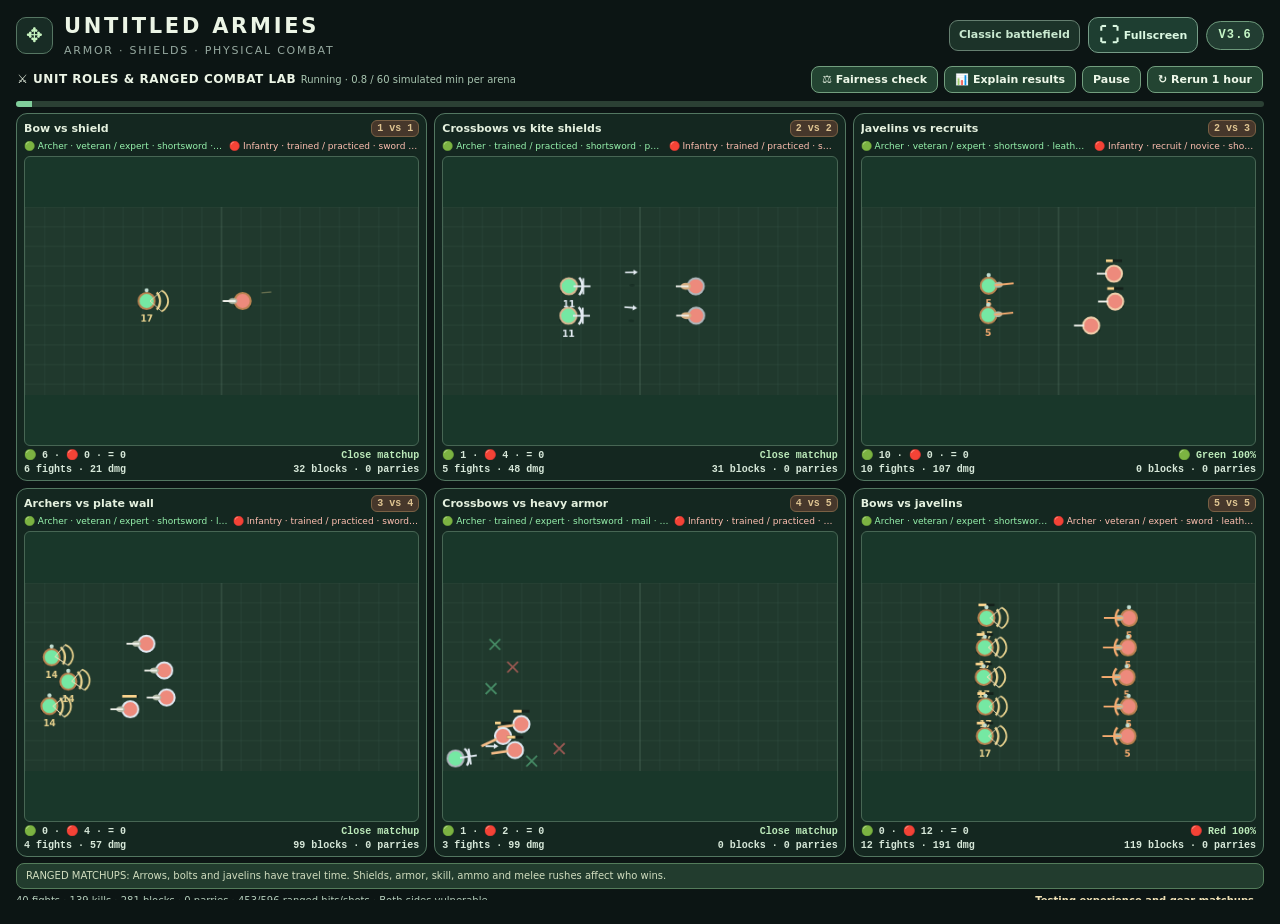
<file: lab.html>
<!doctype html>
<html lang="en">
<head>
<meta charset="utf-8">
<meta name="viewport" content="width=device-width,initial-scale=1,viewport-fit=cover,user-scalable=no">
<meta name="theme-color" content="#0e1816">
<title>Untitled Armies — V3.6</title>
<style>
:root{color-scheme:dark;--paper:#ecf5e6;--muted:#97aaa1;--accent:#8fecbe;--card:#182725;--edge:#365247}
*{box-sizing:border-box}html,body{margin:0;min-height:100%;background:#0c1514;color:var(--paper);font:500 14px/1.4 system-ui,-apple-system,Segoe UI,Roboto,sans-serif;overscroll-behavior:none}
body{display:flex;justify-content:center;align-items:center;padding:clamp(10px,2vw,28px)}
.app{width:min(1100px,100%);display:flex;flex-direction:column;gap:13px}
.top{display:flex;align-items:center;justify-content:space-between;gap:12px;padding:0 4px}
.brand{display:flex;align-items:center;gap:11px;min-width:0}.emblem{width:37px;height:37px;display:grid;place-items:center;border:1px solid #567663;border-radius:10px;background:#182c25;font-size:20px;color:#c7f3bf}.brand h1{margin:0;font-size:clamp(15px,2vw,21px);letter-spacing:.13em;font-weight:800}.brand p{margin:2px 0 0;color:var(--muted);font-size:11px;letter-spacing:.16em;text-transform:uppercase}.build{border:1px solid #6d997b;padding:7px 11px;border-radius:99px;white-space:nowrap;font:800 12px/1.1 ui-monospace,SFMono-Regular,Consolas,monospace;letter-spacing:.1em;color:#c5f6c6;background:#223d32}
.board{position:relative;min-height:390px;height:min(68dvh,640px);overflow:hidden;border-radius:18px;border:1px solid #395347;background:#22342c;box-shadow:0 23px 60px #0008;isolation:isolate}
canvas{display:block;width:100%;height:100%;touch-action:none}
.board:after{content:"";position:absolute;inset:0;background:linear-gradient(90deg,#07130a66 0%,transparent 25%,transparent 74%,#07130a66 100%);pointer-events:none}
.rail{position:absolute;top:0;bottom:0;z-index:2;display:flex;flex-direction:column;justify-content:center;align-items:center;gap:11px;padding:9px;width:80px}
.left{left:0}.right{right:0;width:88px}.orders{display:flex;flex-direction:column;gap:9px;align-items:center;transition:opacity .2s,transform .2s}.orders.is-hidden{opacity:0;pointer-events:none;transform:translateX(9px)}
.control{border:0;background:transparent;padding:0;color:#d9e9d8;cursor:pointer;display:flex;flex-direction:column;align-items:center;gap:4px;min-width:58px;font:700 10px/1.3 system-ui,sans-serif;letter-spacing:.07em;text-shadow:0 1px 4px #000;text-transform:uppercase}
.dot{display:grid;place-items:center;width:52px;height:52px;border:1px solid #74917e;border-radius:50%;background:#1c3129dc;box-shadow:0 2px 12px #0005,inset 0 0 0 3px #ffffff09;font-size:22px;transition:transform .15s,background .15s,border-color .15s}.control:active .dot{transform:scale(.91)}.control:focus-visible .dot{outline:3px solid #e1ff9e;outline-offset:3px}
.control[aria-pressed="true"] .dot,.control.active .dot{border-color:#a5facc;background:#2a6150;box-shadow:0 0 0 3px #9dfab12a,0 0 19px #7ce9a149}
.attack .dot{color:#ffe8a4}.defend .dot{color:#bcf9e2}.stop .dot{color:#ffc5ab}.retreat .dot{color:#c7defc}
.control.attack.active .dot{background:#6c4b28}.control.stop.active .dot{background:#654c3f}.control.retreat.active .dot{background:#304f67}
.overlay-top{position:absolute;top:15px;left:50%;transform:translateX(-50%);z-index:2;pointer-events:none;display:flex;gap:9px;max-width:calc(100% - 154px);justify-content:center}
.pill{display:flex;align-items:center;gap:6px;white-space:nowrap;padding:7px 10px;border:1px solid #92b29a66;border-radius:25px;background:#11241ecf;backdrop-filter:blur(6px);font-size:11px;letter-spacing:.07em;font-weight:700}.light{display:block;width:7px;height:7px;border-radius:50%;background:#9ee5ba;box-shadow:0 0 9px #9ee5ba}.pill.dim{color:#bdc9bf}
.bottom-note{position:absolute;z-index:2;bottom:14px;left:50%;transform:translateX(-50%);width:max-content;max-width:calc(100% - 154px);border:1px solid #738b7777;border-radius:8px;background:#0b1a15b8;color:#def2da;padding:8px 11px;pointer-events:none;font-size:12px;text-align:center}
.info{display:flex;align-items:center;justify-content:space-between;gap:10px;color:#9eb4a9;font-size:12px;padding:0 4px}.info strong{color:#dbf4df}.divider{opacity:.5;margin:0 6px}
@media(max-width:620px){body{padding:0;align-items:stretch}.app{gap:0;min-height:100dvh}.top{padding:15px 13px 13px}.brand h1{font-size:16px}.brand p{font-size:10px}.board{border-radius:0;border-left:0;border-right:0;height:calc(100dvh - 166px);min-height:360px}.rail{width:64px;padding:5px}.right{width:68px}.dot{width:47px;height:47px;font-size:19px}.control{min-width:52px;font-size:9px}.overlay-top{top:12px;max-width:calc(100% - 128px)}.pill{font-size:10px;padding:6px 8px}.bottom-note{max-width:calc(100% - 134px);font-size:10px}.info{padding:12px 14px;line-height:1.5;font-size:11px}.info .tip{max-width:55%}}
@media(max-width:350px){.dot{width:43px;height:43px}.rail{width:58px}.right{width:58px}.bottom-note{font-size:9px}.pill{font-size:9px}}
@media(prefers-reduced-motion:reduce){.dot{transition:none}}

.small-btn{background:#1e332c;border:1px solid #56816b;color:#dff7dc;border-radius:9px;padding:7px 9px;cursor:pointer;font:700 11px system-ui}
.small-btn:active{background:#33583e}
.sword-label{color:#f7d69b}
@media(max-width:620px){.info{flex-wrap:wrap;gap:7px}.info .tip{max-width:none;display:flex;gap:6px}.small-btn{padding:7px 11px}.overlay-top{gap:5px}.pill{font-size:9px;padding:5px 7px}.bottom-note{bottom:12px}}
@media(max-width:400px){#rangeBadge{display:none}.info{font-size:10px}.info .tip{max-width:none}}

/* Fullscreen toggle stays in the header and works in both windowed and fullscreen modes. */
.top-actions{display:flex;align-items:center;gap:8px;flex-shrink:0}
.fullscreen-button{display:flex;align-items:center;justify-content:center;gap:5px;min-height:36px;padding:6px 10px;border:1px solid #769c87;border-radius:10px;background:#1e3e31;color:#dbf8e2;font:750 11px/1 system-ui;cursor:pointer;touch-action:manipulation}
.fullscreen-button:active{background:#31634b}
.fullscreen-button:focus-visible{outline:2px solid #d3ffbe;outline-offset:2px}
#fullscreenIcon{font-size:20px;line-height:1}
.app:fullscreen{width:100%;max-width:none;height:100%;padding:env(safe-area-inset-top) env(safe-area-inset-right) env(safe-area-inset-bottom) env(safe-area-inset-left);background:#0c1514}
@media(max-height:630px){.fullscreen-button{min-height:29px;padding:4px 7px;font-size:10px}.top-actions{gap:5px}}
@media(max-width:650px){#fullscreenLabel{display:none}.fullscreen-button{min-width:34px}}
/* V1.1: a landscape viewport into a larger battlefield. */
html,body{height:100%;overflow:hidden}
body{height:100dvh;align-items:stretch;padding:clamp(4px,1vw,12px)}
.app{height:100%;max-height:none;width:min(1450px,100%);gap:7px;min-height:0}
.board{flex:1;height:auto;min-height:0;position:relative}
#field{cursor:grab}#field:active{cursor:grabbing}
#minimap{position:absolute;left:91px;bottom:12px;z-index:3;width:150px;height:85px;border:1px solid #8fbaa088;border-radius:9px;background:#142a22e8;box-shadow:0 3px 16px #0007;cursor:crosshair;touch-action:none}
.map-guide{position:absolute;z-index:3;bottom:101px;left:92px;font:700 9px system-ui;letter-spacing:.06em;color:#daefda;background:#15271fdc;border-radius:4px;padding:3px 6px;pointer-events:none}
.formation-anchor{position:relative;display:grid;place-items:center}
.formation-anchor.is-hidden{display:none}
.formation-menu{position:absolute;left:calc(100% + 3px);top:50%;transform:translateY(-50%);width:174px;height:215px;z-index:10;pointer-events:auto;filter:drop-shadow(0 3px 9px #0009)}
.formation-menu.is-hidden{display:none}
.formation-option{position:absolute;min-width:73px;height:38px;padding:4px 7px;border:1px solid #719b7e;background:#1b3c30f0;color:#f0f8e7;border-radius:19px;font:800 11px/1 system-ui;cursor:pointer;touch-action:none;box-shadow:0 3px 10px #0007}
.formation-option[data-form="line"]{left:3px;top:2px}
.formation-option[data-form="wedge"]{left:90px;top:40px}
.formation-option[data-form="block"]{left:90px;top:101px}
.formation-option[data-form="spearwall"]{left:3px;top:91px}
.formation-option[data-form="shieldwall"]{left:90px;top:160px}
.formation-option[data-form="column"]{left:3px;top:172px}
.formation-option.hover,.formation-option:focus-visible{background:#3d7956;border-color:#d9f5a9;outline:2px solid #b9ebad;outline-offset:1px}
.formation-option.chosen{color:#b7f8c2;border-color:#8cd9a8}
#formationBtn .dot{color:#b6f3ce}
#formationBtn[aria-expanded="true"] .dot{background:#315e49;border-color:#a3e5af}
#rotateNotice{display:none;position:fixed;inset:0;z-index:100;background:#0c1915;color:#e8f6e5;align-items:center;justify-content:center;flex-direction:column;gap:14px;padding:25px;text-align:center}
#rotateNotice .rotate-icon{font-size:56px;line-height:1}
#rotateNotice p{margin:0;color:#bcd6c6;max-width:280px}
@media(orientation:portrait){#rotateNotice{display:flex}}
@media(max-height:630px){
 body{padding:0}
 .app{width:100%;height:100dvh;gap:0}
 .top{padding:4px 11px 3px}
 .brand h1{font-size:14px}
 .brand p{font-size:9px}
 .emblem{width:28px;height:28px;font-size:16px}
 .build{padding:5px 8px;font-size:10px}
 .board{border-radius:0;border-left:0;border-right:0;min-height:0;height:auto;flex:1}
 .rail{width:62px;padding:4px;gap:6px}
 .right{width:70px}
 .orders{gap:3px}
 .dot{width:40px;height:40px;font-size:18px}
 .control{min-width:50px;font-size:9px;gap:2px}
 .overlay-top{top:5px;max-width:calc(100% - 142px)}
 .pill{font-size:9px;padding:4px 7px}
 .bottom-note{bottom:8px;font-size:10px;padding:5px 7px;max-width:calc(100% - 350px)}
 .info{padding:4px 9px;font-size:10px;gap:6px;flex-wrap:nowrap;line-height:1.2}
 .info .tip{display:flex;flex-shrink:0;max-width:none;gap:4px}
 .small-btn{padding:5px 7px;font-size:10px}
 #minimap{left:69px;bottom:8px;width:129px;height:70px}
 .map-guide{left:70px;bottom:82px;font-size:8px}
 .formation-option{height:34px;font-size:10px;min-width:68px}
 .formation-menu{height:166px;width:160px}
 .formation-option[data-form="line"]{left:2px;top:2px}
 .formation-option[data-form="wedge"]{left:85px;top:37px}
 .formation-option[data-form="block"]{left:85px;top:94px}
 .formation-option[data-form="column"]{left:2px;top:131px}
}
@media(max-height:410px){.orders{gap:1px}.dot{width:35px;height:35px}.control{font-size:8px}.bottom-note{display:none}.map-guide{display:none}}

/* A compact inspectable armor guide, overlaying the map only when requested. */
.armor-panel{position:absolute;z-index:8;left:50%;top:50%;transform:translate(-50%,-50%);width:min(455px,calc(100% - 174px));max-height:calc(100% - 34px);overflow:auto;border:1px solid #88ac8f;border-radius:13px;padding:10px 12px;background:#11261ef5;color:#e5f4e8;box-shadow:0 10px 32px #000b}
.armor-panel.is-hidden{display:none}
.armor-panel-header{display:flex;align-items:center;justify-content:space-between;gap:8px;margin-bottom:7px}
.armor-panel-header strong{font-size:13px;letter-spacing:.06em}
.armor-close{border:1px solid #648a72;background:#214132;color:#ecf9ed;border-radius:7px;cursor:pointer;padding:4px 9px;font:700 12px system-ui}
.armor-panel p{font-size:10px;color:#bfd5c3;margin:8px 0 5px;line-height:1.35}
.armor-panel table{width:100%;border-collapse:collapse;font-size:10px;text-align:left;white-space:nowrap}
.armor-panel th,.armor-panel td{padding:6px 4px;border-bottom:1px solid #45645082}
.armor-panel th{color:#a6d8b7;font-weight:750}
.armor-panel td:not(:first-child){font-variant-numeric:tabular-nums}
.armor-chip{display:inline-block;width:9px;height:9px;border-radius:2px;margin-right:4px}
@media(max-height:630px){.armor-panel{max-height:calc(100% - 20px);padding:7px 10px}.armor-panel th,.armor-panel td{padding:4px 3px}.info>span:first-child{min-width:0;overflow:hidden;text-overflow:ellipsis;white-space:nowrap}}
@media(max-width:620px){.armor-panel{width:calc(100% - 140px)}}

/* Landscape equipment matchup tester */
.equipment-backdrop{position:absolute;inset:0;z-index:12;background:#07120dc7;display:grid;place-items:center;padding:8px;overscroll-behavior:contain}
.equipment-backdrop.is-hidden{display:none}
.equipment-panel{width:min(685px,100%);max-height:100%;overflow:auto;overscroll-behavior:contain;border:1px solid #83b99c;border-radius:13px;background:#14271ff7;box-shadow:0 17px 50px #000c;color:#e3f5e6;padding:12px 14px}
.equipment-header{display:flex;justify-content:space-between;align-items:center;gap:12px;margin-bottom:5px}
.equipment-header strong{font-size:15px;letter-spacing:.06em}
.equipment-panel p{margin:5px 0 9px;font-size:11px;color:#bed4c4;line-height:1.4}
.equipment-presets{display:flex;flex-wrap:wrap;gap:6px;margin-bottom:10px}
.equipment-presets button,.equipment-actions button{border:1px solid #749a7f;background:#244535;color:#f1fae8;border-radius:8px;padding:6px 10px;cursor:pointer;font:700 11px system-ui;touch-action:manipulation}
.equipment-presets button:active,.equipment-actions button:active{background:#3a6950}
.equipment-presets button:focus-visible,.equipment-actions button:focus-visible,.equipment-field select:focus-visible{outline:2px solid #c8f7ab;outline-offset:1px}
.equipment-grid{display:grid;grid-template-columns:1fr 1fr;gap:10px}
.equipment-side{padding:9px;border:1px solid #607d6c;border-radius:10px;background:#1b342b}
.equipment-side h3{margin:0 0 7px;font-size:12px;letter-spacing:.04em;color:#dcf5e1}
.equipment-side.foe-side{border-color:#986963;background:#392a28}
.equipment-side.foe-side h3{color:#f9c7bc}
.equipment-field{display:grid;grid-template-columns:62px minmax(0,1fr);gap:6px;align-items:center;margin:5px 0}
.equipment-field label{font-size:11px;font-weight:750;color:#cfdfd3}
.equipment-field select{width:100%;min-width:0;background:#10241c;color:#eef8e9;border:1px solid #73957c;border-radius:7px;padding:6px;font:600 11px system-ui;touch-action:manipulation}
.equipment-field select:disabled{opacity:.53}
.equipment-side small{display:block;color:#a7cbb3;font-size:10px;margin-top:5px}
.equipment-side.foe-side small{color:#e6b8ab}
.equipment-actions{display:flex;gap:8px;align-items:center;flex-wrap:wrap;margin-top:11px}
.equipment-actions .primary{background:#40825a;border-color:#7ce1a4;color:#fff}
.equipment-actions .restart{background:#5b4634;border-color:#c8ad76}
#equipmentFeedback{font-size:10px;color:#bfefc6;flex:1;min-width:150px}
@media(max-height:500px){.equipment-panel{padding:8px 11px}.equipment-header strong{font-size:12px}.equipment-panel p{margin:3px 0 6px}.equipment-presets{margin-bottom:6px}.equipment-side{padding:6px}.equipment-side h3{margin-bottom:3px}.equipment-field{margin:3px 0}.equipment-field select{padding:4px}.equipment-actions{margin-top:7px}.equipment-presets button,.equipment-actions button{padding:4px 8px}}
@media(max-width:535px){.equipment-grid{grid-template-columns:1fr}.equipment-panel{max-width:420px}}

/* Six independent skirmish arenas; original 50v50 battlefield at classic.html */
body.lab-mode .app{height:100dvh;width:min(1600px,100%);max-width:none;gap:5px;overflow:hidden}
body.lab-mode .board,body.lab-mode .info{display:none}
.lab-classic-link{border:1px solid #657f70;color:#c9e9d0;text-decoration:none;border-radius:9px;padding:7px 9px;white-space:nowrap;font:700 11px/1.3 system-ui;background:#1c3329}
.lab-classic-link:hover,.lab-classic-link:focus-visible{background:#295038;outline-color:#b7edc3}
.lab-area{display:none;position:relative;flex:1;min-height:0;flex-direction:column;gap:6px;padding:0 4px 5px}
body.lab-mode .lab-area{display:flex}
.lab-toolbar{display:flex;justify-content:space-between;align-items:center;gap:8px;flex-wrap:wrap;padding:2px 1px}
.lab-toolbar strong{font-size:12px;letter-spacing:.045em}
.lab-toolbar span{color:#a9c6b1;font-size:10px}
.lab-commands{display:flex;align-items:center;gap:6px;flex-wrap:wrap}
.lab-commands button{border:1px solid #729e7e;border-radius:8px;background:#234432;color:#eef8e9;font:750 11px system-ui;padding:6px 10px;cursor:pointer}
.lab-commands button:active{background:#3c6b4e}
.lab-progress{width:100%;height:6px;appearance:none;border:0;border-radius:9px;overflow:hidden;background:#2b4034}
.lab-progress::-webkit-progress-bar{background:#2b4034}.lab-progress::-webkit-progress-value{background:#80ce9b}.lab-progress::-moz-progress-bar{background:#80ce9b}
.lab-grid{display:grid;grid-template-columns:repeat(3,minmax(0,1fr));grid-template-rows:repeat(2,minmax(0,1fr));flex:1;min-height:0;gap:7px}
.lab-card{display:flex;flex-direction:column;min-height:0;overflow:hidden;border:1px solid #537761;border-radius:11px;background:#142720;padding:5px 7px;gap:3px}
.lab-card-head{display:flex;justify-content:space-between;align-items:center;gap:5px;min-height:19px}
.lab-card-head strong{font:800 11px system-ui;color:#e5f1df;white-space:nowrap;overflow:hidden;text-overflow:ellipsis}
.lab-count{font:800 10px ui-monospace,monospace;color:#dfc592;background:#46372b;border:1px solid #796044;border-radius:6px;padding:2px 5px;white-space:nowrap}
.lab-map{display:block;width:100%;height:100%;object-fit:contain;max-width:none;min-height:0;flex:1;border-radius:6px;border:1px solid #476654;background:#19372a;touch-action:manipulation}
.lab-matchup{display:flex;justify-content:space-between;gap:5px;font-size:9px;line-height:1.25;min-height:12px}
.lab-matchup span{overflow:hidden;text-overflow:ellipsis;white-space:nowrap}
.lab-green{color:#97f3ad}.lab-red{color:#ffc0b1;text-align:right}
.lab-score{display:flex;justify-content:space-between;gap:5px;align-items:center;line-height:1.2;font:650 10px ui-monospace,monospace;color:#d7e8d9}
.lab-score b{color:#f0ddac;font-weight:800}
.lab-score .lab-winner{font-weight:800;color:#bceaba}
.lab-explanation{color:#d1ddbf;background:#223c2e;border:1px solid #547c5b;border-radius:8px;padding:5px 9px;font-size:10px;line-height:1.35}
.lab-summary{display:flex;align-items:center;justify-content:space-between;gap:8px;color:#b4cdbb;font-size:10px;line-height:1.25;white-space:normal}
.lab-summary strong{color:#f0e1b6}
@media(max-height:620px){body.lab-mode .top{padding:4px 8px 2px}.lab-toolbar{padding:0}.lab-card{gap:2px;padding:3px 5px}.lab-card-head strong{font-size:10px}.lab-map{min-height:0}.lab-matchup{font-size:8px}.lab-score{font-size:9px}.lab-summary{font-size:9px}.lab-classic-link{font-size:10px;padding:4px 6px}.lab-commands button{font-size:10px;padding:4px 8px}}
@media(max-width:770px){.lab-classic-link{font-size:9px;padding:5px}.lab-grid{gap:4px}.lab-card-head strong{font-size:9px}.lab-card{padding:3px}.lab-matchup{font-size:8px}.lab-count{font-size:9px}.lab-score{font-size:8px}.lab-toolbar strong{font-size:10px}}
@media(max-width:570px){.lab-grid{grid-template-columns:repeat(2,minmax(0,1fr));grid-template-rows:repeat(3,minmax(0,1fr))}.lab-summary{font-size:9px}}

.lab-insights-overlay{position:absolute;inset:0;z-index:20;display:flex;align-items:center;justify-content:center;background:#07140ee6;padding:8px}
.lab-insights-overlay.is-hidden{display:none}
.lab-insights-dialog{width:min(870px,100%);max-height:100%;overflow:auto;padding:13px;border:1px solid #87b79a;border-radius:12px;background:#182c24;color:#dfefdf;box-shadow:0 12px 50px #000c}
.lab-insights-header{display:flex;justify-content:space-between;align-items:center;gap:10px}
.lab-insights-header strong{font-size:13px}
.lab-insights-header button{border:1px solid #88a28d;border-radius:7px;padding:4px 10px;background:#264532;color:#eef7e7;cursor:pointer}
.lab-insights-dialog p{font-size:11px;color:#c0d4c4;line-height:1.4;margin:8px 0}
.lab-insights-scroll{overflow:auto;max-width:100%}
.lab-insights-dialog table{border-collapse:collapse;min-width:620px;width:100%;font:650 10px system-ui;color:#e2f2e4}
.lab-insights-dialog td,.lab-insights-dialog th{padding:6px 8px;border-bottom:1px solid #58786255;text-align:left}
.lab-insights-dialog th{color:#a8dfbf}
#labAnalysisNotes{font-size:12px;color:#e4d9a5}
@media(max-height:460px){.lab-insights-dialog{padding:8px}.lab-insights-dialog td,.lab-insights-dialog th{padding:4px 6px}.lab-insights-dialog p{margin:5px 0;font-size:10px}}
@media(orientation:landscape) and (max-width:1024px){body{padding:0}.app{width:100%;height:100dvh;gap:0}.top{height:38px;min-height:38px;padding:2px 6px;gap:4px}.emblem{width:28px;height:28px;font-size:16px}.brand{gap:5px}.brand h1{font-size:11px}.brand p{display:none}.top-actions{gap:4px}.fullscreen-button{min-height:36px;padding:4px 7px}.board{flex:1;min-height:0;height:auto;border-radius:0;border-left:0;border-right:0}.rail{width:62px;padding:3px;gap:3px}.right{width:68px}.orders{gap:3px}.dot{width:44px;height:44px;font-size:18px}.control{min-width:48px;font-size:8px;gap:1px}.overlay-top{top:4px;max-width:calc(100% - 128px);gap:4px}.pill{font-size:8px;padding:4px 6px}.bottom-note{display:none}#minimap{left:68px;bottom:5px;width:105px;height:59px}.map-guide{display:none}.formation-menu{transform:translateY(-50%) scale(.82);transform-origin:left center}.small-btn,.formation-option,.enemy-command-grid button,.commander-panel button{min-height:40px}body.lab-mode .app{height:100dvh;gap:3px}body.lab-mode .top{height:34px;min-height:34px;padding:2px 6px}.lab-toolbar{gap:3px;padding:0}.lab-toolbar strong{font-size:9px}.lab-toolbar span{font-size:8px}.lab-grid{grid-template-columns:repeat(3,minmax(0,1fr));grid-template-rows:repeat(2,minmax(0,1fr));gap:3px}.lab-card{gap:1px;padding:2px 4px;border-radius:7px}.lab-card-head{min-height:15px}.lab-card-head strong{font-size:8px}.lab-map{min-height:0}.lab-matchup,.lab-summary{font-size:7px}.lab-count,.lab-score{font-size:8px}.lab-commands button{min-height:32px;padding:3px 5px;font-size:8px}.lab-classic-link{padding:3px 5px;font-size:8px}}
@media(orientation:landscape) and (max-height:390px){.dot{width:40px;height:40px}.info{min-height:26px}.formation-menu{transform:translateY(-50%) scale(.74)}body.lab-mode .lab-toolbar span{display:none}.lab-commands button{min-height:29px}}
</style>
</head>
<body>
<div class="app">
  <header class="top">
    <div class="brand"><div class="emblem" aria-hidden="true">✥</div><div><h1>UNTITLED ARMIES</h1><p>Armor · Shields · Physical combat</p></div></div>
    <div class="top-actions">
      <a class="lab-classic-link" href="classic.html" title="Open original 50v50 battlefield">Classic battlefield</a>
      <button id="fullscreenBtn" class="fullscreen-button" type="button" aria-label="Enter fullscreen" aria-pressed="false" title="Fullscreen"><span id="fullscreenIcon" aria-hidden="true">⛶</span><span id="fullscreenLabel">Fullscreen</span></button>
      <div class="build" aria-label="Version 3.6">V3.6</div>
    </div>
  </header>
  <main class="board" id="board" aria-label="Scrollable battlefield with fifty soldiers on each team">
    <canvas id="field"></canvas>
    <canvas id="minimap" width="180" height="102" aria-label="Battlefield minimap: touch or click to pan"></canvas>
    <div class="map-guide">DRAG MAP TO PAN · TAP TO MOVE</div>
    <div class="overlay-top" aria-live="polite"><span class="pill"><span class="light"></span><span id="count">50 SOLDIERS</span></span><span class="pill dim" id="status">IDLE</span><span class="pill dim" id="rangeBadge">⚔ WEAPON REACH</span></div>
    <aside class="rail left">
  <button class="control" type="button" id="select" aria-pressed="false" aria-label="Select all soldiers"><span class="dot" aria-hidden="true">◎</span><span id="select-label">Select</span></button>
  <div class="formation-anchor is-hidden" id="formationAnchor">
   <button class="control" type="button" id="formationBtn" aria-label="Press and slide toward a formation" aria-expanded="false" aria-controls="formationMenu"><span class="dot" aria-hidden="true">◇</span><span>Formation</span></button>
   <div class="formation-menu is-hidden" id="formationMenu" role="group" aria-label="Choose a formation">
    <button class="formation-option" type="button" data-form="line">Line</button>
    <button class="formation-option" type="button" data-form="wedge">Wedge</button>
    <button class="formation-option" type="button" data-form="block">Block</button>
    <button class="formation-option" type="button" data-form="column">Column</button>
    <button class="formation-option" type="button" data-form="spearwall">Spear wall</button>
    <button class="formation-option" type="button" data-form="shieldwall">Shield wall</button>
   </div>
  </div>
 </aside>
    <aside class="rail right"><div class="orders is-hidden" id="orders">
      <button class="control attack" id="attack" type="button" aria-label="Attack: advance"><span class="dot" aria-hidden="true">⚔</span><span>Attack</span></button>
      <button class="control defend" id="defend" type="button" aria-label="Defend: reform and hold"><span class="dot" aria-hidden="true">⬡</span><span>Defend</span></button>
      <button class="control stop" id="stop" type="button" aria-label="Stop all soldiers"><span class="dot" aria-hidden="true">■</span><span>Stop</span></button>
      <button class="control retreat" id="retreat" type="button" aria-label="Retreat to left side"><span class="dot" aria-hidden="true">↶</span><span>Retreat</span></button>
    </div></aside>
    <div class="bottom-note" id="hint" aria-live="polite">Select your army · swipe to explore the battlefield</div>
     <section class="armor-panel is-hidden" id="armorPanel" aria-label="Armor, weapons and shields reference">
      <div class="armor-panel-header"><strong>⚔ WEAPONS · SHIELDS · ARMOR</strong><button class="armor-close" type="button" id="closeArmor" aria-label="Close armor reference">✕</button></div>
      <p>Each value is <strong>flat reduction / percentage reduction</strong> for that damage category.</p>
      <table><thead><tr><th>Armor</th><th>Slash</th><th>Piercing</th><th>Blunt</th></tr></thead><tbody>
       <tr><td><span class="armor-chip" style="background:#f0d0ac"></span>Unarmored</td><td>0 / 0%</td><td>0 / 0%</td><td>0 / 0%</td></tr>
       <tr><td><span class="armor-chip" style="background:#d5b690"></span>Padded</td><td>0.04 / 5%</td><td>0.03 / 3%</td><td>0.11 / 14%</td></tr>
       <tr><td><span class="armor-chip" style="background:#b98250"></span>Leather</td><td>0.17 / 15%</td><td>0.08 / 8%</td><td>0.09 / 9%</td></tr>
       <tr><td><span class="armor-chip" style="background:#aeb7bc"></span>Mail</td><td>0.38 / 28%</td><td>0.15 / 14%</td><td>0.05 / 5%</td></tr>
       <tr><td><span class="armor-chip" style="background:#e0e9f2"></span>Plate</td><td>0.68 / 45%</td><td>0.40 / 28%</td><td>0.10 / 9%</td></tr>
      </tbody></table>
      <p>Damage taken = max(0, attack damage − flat) × (1 − percentage / 100).</p>
      <p>Armor also resists <strong>weapon momentum</strong>: a heavy slash can pass through several unarmored targets but is stopped by plate or a strong shield.</p>
      <p><strong>WEAPONS</strong> — weight slows movement and makes swings cost more stamina.</p>
      <table><thead><tr><th>Weapon</th><th>Weight</th><th>Reach</th><th>Attacks</th></tr></thead><tbody>
       <tr><td>Short sword</td><td>1.00</td><td>31 px</td><td>Slashes, stab, pommel</td></tr>
       <tr><td>Arming sword</td><td>1.55</td><td>36 px</td><td>Slashes, overhead, stab, pommel</td></tr>
       <tr><td>Greatsword</td><td>3.35</td><td>47 px</td><td>Wide cleave, slashes, stab, pommel</td></tr>
       <tr><td>Battle axe</td><td>3.80</td><td>43 px</td><td>Wide cleave, slashes, pommel</td></tr>
      </tbody></table>
      <p><strong>SHIELDS</strong> — smaller shields are quick; larger ones cover a wider frontal angle. Passive guarding reduces damage automatically. Soldiers also <strong>actively raise</strong> shields when they spot a wind-up, spending more stamina to stop a blow.</p>
      <table><thead><tr><th>Shield</th><th>Weight</th><th>Size</th><th>Passive cut</th></tr></thead><tbody>
       <tr><td>Buckler</td><td>0.85</td><td>8</td><td>20%</td></tr>
       <tr><td>Round</td><td>1.80</td><td>11</td><td>35%</td></tr>
       <tr><td>Kite</td><td>2.70</td><td>13</td><td>48%</td></tr>
       <tr><td>Tower</td><td>4.00</td><td>16</td><td>62%</td></tr>
      </tbody></table>
      <p><strong>EXPERIENCE:</strong> Recruit (18), Trained (45), Veteran (72), Elite (92). Rank improves reaction speed, attack precision, defense and stamina efficiency without adding health or armor. <strong>WEAPON MASTERY:</strong> each fighter remembers separate familiarity with shortswords, arming swords, greatswords and axes (18–97). A skilled swordsman can still be new to axes. Experienced fighters may parry telegraphed blows; a successful parry gives only 0.72 seconds to begin a counterattack. Mastery improves weapon timing and stamina use, but cannot create extra health or damage. A light weapon still cannot deflect an overwhelmingly powerful cleave.</p>
      <table><thead><tr><th>Ranged</th><th>Ammo</th><th>Range</th><th>Reload</th><th>Impact</th></tr></thead>
      <tbody><tr><td>War bow</td><td>18</td><td>1005</td><td>0.64s</td><td>Light piercing</td></tr>
      <tr><td>Crossbow</td><td>12</td><td>1125</td><td>1.90s</td><td>Heavy piercing</td></tr>
      <tr><td>Javelins</td><td>6</td><td>624</td><td>1.05s</td><td>Heavy piercing</td></tr>
       <tr><td>Compact horse bow</td><td>24</td><td>710</td><td>0.52s</td><td>Light piercing</td></tr></tbody></table>
      <p><strong>BATTLEFIELDS &amp; TERRAIN (V3.4):</strong> Use the <strong>Battlefield Terrain</strong> selector in the footer. Choose open ground, a hill, forest, mud, shallow river, rocks or mixed terrain. Terrain can decide the entire battle: elevated defenders have stronger melee and ranged advantages, wooded positions sharply reduce enemy missile effectiveness and weaken mounted shock, and deep mud or river water slows cavalry enough to ruin its charge and discipline. Poor footing weakens braced spear walls and increases exhaustion. Commanders seek ridges and forest positions, defend dry crossing approaches, and send cavalry around hazardous ground; their plans still yield to the General’s manual orders. Solid rocks block movement and low-flying arrows. Cavalry needs clear dry ground to build up a strong charge, and all terrain interacts with existing formations and morale. Switching the terrain resets the current test. The default open plain preserves earlier fairness tests.</p>
      <p><strong>HORSE MOVEMENT (V3.1):</strong> Mounted troops now accelerate and brake instead of instantly changing speed or direction. A horse turns much wider at full gallop, especially when heavily armored or wounded. A mounted charge requires real forward closing speed, and body-to-body collisions absorb momentum. Cavalry ride through an enemy on a committed attack line, break away when surrounded, and regroup for another charge. Mounted archers try to ride out of close threats to recover their shooting distance. Gait animation and hoof dust show speed; the amber bar is horse health and the smaller turquoise bar is horse stamina. Rider and horse health remain separate. A fallen horse cannot be instantly remounted.</p>
      <p><strong>MOVING SHIELD &amp; SPEAR WALLS (V3.6):</strong> Infantry in sufficiently large squads advance in organized two-rank formations according to their real equipment, keeping a tighter line as they approach. Neighboring shields help block physical hits; supported spears and pikes plant their weapons faster against horse charges. Troops loosen their line automatically at melee distance so individuals can swing, thrust, parry and flank. Formation effects fade when ranks are disrupted. The <strong>Formation Tests</strong> category runs six different ordered and loose engagements.</p>
      <p><strong>REAL SQUADS (V3.2):</strong> Infantry now hold lateral formation lanes when advancing; archers try to stay behind a surviving infantry screen; cavalry stage flanking routes before attacking ranged units; a fifth of sufficiently large infantry groups remain behind as reserves until the frontline is pressured. Use the <strong>Squad Tests</strong> mode to observe six mixed-class battles with independently equipped sub-squads. Smaller fairness tests keep the original 1-to-5-soldier behavior. The simulation remains the foundation for the future campaign game.</p>
      <p><strong>MORALE &amp; OUTCOMES (V3.3):</strong> The sixth Battle Lab mode runs six scenarios where both sides can be killed, incapacitated, rout, surrender or rally. Discipline, nearby support and casualties affect morale. Each battle ends naturally when one army has no fighters willing to continue. Old Fairness, Mount, Polearm, Squad and Ranged tests keep their existing conditions so previous balance measurements remain comparable.</p>
      <p><strong>POLEARMS & BRACING:</strong> <strong>Infantry spears</strong> have 65 reach and can pair with shields. <strong>Long pikes</strong> have 89 reach and occupy both hands. Polearm tips cannot hit reliably inside their minimum range, so crowded soldiers use weaker blunt butt strikes. A spearman or pikeman facing a fast-approaching horse automatically plants his feet and raises the weapon over time. A ready frontal brace can halt a charge and wound or dismount the horse, while flanking, attacking before the spear is ready, or exhausting the soldier can break through. The <strong>🛡 Spear Wall</strong> formation is available in Classic. Try the new Spears vs Swords and Pikes vs Cavalry presets.</p>
      <p><strong>UNIT ROLES:</strong> <strong>Infantry</strong> always prioritize melee weapons and never shoot. <strong>Archers</strong> keep their ranged weapon in hand and fire from a distance; they draw a sword only against a nearby enemy. Without ammunition, they avoid charging distant enemies. Mixed armies alternate infantry and archers. <strong>Cavalry</strong> are mounted melee troops with wide spacing, fast movement, and charges that deal horse-impact damage even without a lance; a lance adds piercing damage. <strong>Mounted archers</strong> use the lighter compact horse bow (24 arrows, 710-unit range) and circle enemies while shooting. Horse armour can be none, leather, mail or plate; barding trades speed for protection. Horses have their own stamina and health, and riders continue on foot if dismounted. Combined armies have 20 infantry, 20 archers and 10 cavalry; a Grand Army adds 5 horse archers (20/15/10/5). Click the Battle Lab's mode button twice to reach six dedicated Mount Tests.</p>
      <p><strong>RANGED COMBAT:</strong> V2.4 triples maximum and ideal shooting distances. Better experience and ranged familiarity produce tighter shot groups, and experienced archers lead moving targets. Archers can switch to a new enemy during an existing draw rather than repeatedly cancelling shots when their target disappears. Projectiles still travel physically and can miss. War bows carry 18 arrows (fast), crossbows carry 12 bolts (slow reload, strong piercing), and javelins carry 6 throws (short range, powerful impact). Shots follow lofted trajectories over friendly ranks and stop when they reach the ground instead of sliding along it. Lofted attacks fly over allied soldiers throughout their flight; enemy soldiers, shields and armor can still intercept them. Projectiles have travel time, can miss, and interact with directional shields and armor. Experience and independent ranged-weapon familiarity improve accuracy and timing; set Ranged skill separately from melee Mastery in Test gear. Archers draw their melee sidearm only when enemies enter close-combat range; running out of ammunition does not make them charge with swords. A shield is lowered when aiming a two-handed bow or crossbow.</p>
      <p><strong>IMPACT REACTIONS:</strong> Heavy hits cause knockback and stagger. A successful active block can create a counterattack opening; a weak shield can suffer a <strong>GUARD BREAK</strong>. Plate and solid shields can stop a swing and recoil the attacker.</p>
      <p>Green and red soldiers wear mixed armor and carry different weapons. One-handed swords can use shields; greatswords and axes occupy both hands. Swing stages: wind-up → active hitbox → recovery. In Classic Training Mode your army is invulnerable; Real Battle Mode makes both armies vulnerable.</p>
     </section>
  <div class="equipment-backdrop is-hidden" id="equipmentBackdrop">
 <section class="equipment-panel" id="equipmentPanel" role="dialog" aria-modal="true" aria-labelledby="equipmentTitle">
  <div class="equipment-header"><strong id="equipmentTitle">⚙ EQUIPMENT TESTING · 50 VS 50</strong><button type="button" id="closeEquipment" class="armor-close" aria-label="Close equipment testing">✕</button></div>
  <p>Customize both armies or choose a quick matchup. The battle pauses while this menu is open. Set melee and ranged weapons separately; ranged ammo is limited, and archers shoot over allied infantry and draw melee weapons only when closely threatened, not merely because they run out of ammunition. Two-handed melee weapons cannot use shields. Two-handed ranged weapons put shields away while firing.</p>
  <div class="equipment-presets" role="group" aria-label="Quick equipment matchups">
   <button type="button" data-matchup="mixed">Mixed armies</button>
   <button type="button" data-matchup="plate">Plate wall</button>
   <button type="button" data-matchup="cleave">Cleave test</button>
   <button type="button" data-matchup="shields">Shield clash</button>
   <button type="button" data-matchup="skill">Elite vs recruits</button>
   <button type="button" data-matchup="archers">Archers vs infantry</button>
   <button type="button" data-matchup="crossbows">Crossbows vs plate</button>
   <button type="button" data-matchup="skirmish">Javelins vs bows</button>
   <button type="button" data-matchup="cavalry">Cavalry vs infantry</button>
   <button type="button" data-matchup="combined">Combined armies</button>
   <button type="button" data-matchup="horseArchers">Horse archers</button>
   <button type="button" data-matchup="armoredCavalry">Armored cavalry</button>
   <button type="button" data-matchup="swordCharge">Horse charges · swords</button>
   <button type="button" data-matchup="grandArmy">Grand army · all four</button>
   <button type="button" data-matchup="spears">Spears vs sword infantry</button>
   <button type="button" data-matchup="pikes">Braced pikes vs cavalry</button>
   <button type="button" data-matchup="pikeDuel">Pikes vs swords</button>
  </div>
  <div class="equipment-grid"><div class="equipment-side">
   <h3>🟢 YOUR ARMY · 50 SOLDIERS</h3>
   <div class="equipment-field"><label for="friendUnitRole">Unit type</label>
<select id="friendUnitRole"><option value="infantry">⚔ Infantry — melee first</option>
<option value="archer">🏹 Archer — ranged first</option>
<option value="mixed">Infantry + Archers (half each)</option>
<option value="cavalry">🐎 Cavalry — mounted charges</option><option value="combined">Combined army (20/20/10)</option><option value="horseArcher">🏇 Mounted archer — compact bow</option><option value="grandArmy">Grand army (20/15/10/5)</option></select></div>
<div class="equipment-field"><label for="friendWeapon">Weapon</label><select id="friendWeapon"><option value="mixed">Mixed weapons</option><option value="shortsword">Short sword</option><option value="sword">Arming sword</option><option value="greatsword">Greatsword</option><option value="axe">Battle axe</option><option value="spear">Infantry spear</option><option value="pike">Long pike (two hands)</option><option value="lance">Cavalry lance</option></select></div>
<div class="equipment-field"><label for="friendRanged">Ranged</label><select id="friendRanged">
<option value="none">No ranged weapon</option><option value="bow">War bow · 18 arrows</option><option value="crossbow">Crossbow · 12 bolts</option><option value="javelin">Javelins · 6 throws</option><option value="horsebow">Compact horse bow · 24 arrows</option><option value="mixed">Mixed ranged weapons</option>
</select></div>
<div class="equipment-field"><label for="friendRangedMastery">Ranged skill</label><select id="friendRangedMastery">
<option value="same">Same as melee skill</option>
<option value="novice">Novice · 18</option><option value="practiced">Practiced · 56</option>
<option value="expert">Expert · 85</option><option value="master">Master · 97</option>
</select></div>
<div class="equipment-field"><label for="friendHorseArmor">Horse armour</label><select id="friendHorseArmor">
<option value="none">No barding · fastest</option><option value="leather">Leather barding · light</option>
<option value="mail">Mail barding · medium</option><option value="plate">Plate barding · armored, slow</option>
</select></div>
<div class="equipment-field"><label for="friendShield">Shield</label><select id="friendShield"><option value="mixed">Mixed shields</option><option value="none">No shield</option><option value="buckler">Buckler</option><option value="round">Round shield</option><option value="kite">Kite shield</option><option value="tower">Tower shield</option></select></div>
<div class="equipment-field"><label for="friendArmor">Armor</label><select id="friendArmor"><option value="mixed">Mixed armor</option><option value="naked">Unarmored</option><option value="padded">Padded</option><option value="leather">Leather</option><option value="mail">Mail</option><option value="plate">Plate</option></select></div>
<div class="equipment-field"><label for="friendExperience">Rank</label><select id="friendExperience">
<option value="mixed">Mixed ranks</option><option value="recruit">Recruit</option><option value="trained">Trained</option><option value="veteran">Veteran</option><option value="elite">Elite</option></select></div>
<div class="equipment-field"><label for="friendFamiliarity">Mastery</label><select id="friendFamiliarity">
<option value="mixed">Individual weapon skills</option><option value="novice">Novice · 18</option><option value="practiced">Practiced · 56</option><option value="expert">Expert · 85</option><option value="master">Master · 97</option></select></div>
   <small id="friendGearNote">Mixed equipment. Two-handed troops carry no shields.</small>
 </div><div class="equipment-side foe-side">
   <h3>🔴 ENEMY ARMY · 50 SOLDIERS</h3>
   <div class="equipment-field"><label for="foeUnitRole">Unit type</label>
<select id="foeUnitRole"><option value="infantry">⚔ Infantry — melee first</option>
<option value="archer">🏹 Archer — ranged first</option>
<option value="mixed">Infantry + Archers (half each)</option>
<option value="cavalry">🐎 Cavalry — mounted charges</option><option value="combined">Combined army (20/20/10)</option><option value="horseArcher">🏇 Mounted archer — compact bow</option><option value="grandArmy">Grand army (20/15/10/5)</option></select></div>
<div class="equipment-field"><label for="foeWeapon">Weapon</label><select id="foeWeapon"><option value="mixed">Mixed weapons</option><option value="shortsword">Short sword</option><option value="sword">Arming sword</option><option value="greatsword">Greatsword</option><option value="axe">Battle axe</option><option value="spear">Infantry spear</option><option value="pike">Long pike (two hands)</option><option value="lance">Cavalry lance</option></select></div>
<div class="equipment-field"><label for="foeRanged">Ranged</label><select id="foeRanged">
<option value="none">No ranged weapon</option><option value="bow">War bow · 18 arrows</option><option value="crossbow">Crossbow · 12 bolts</option><option value="javelin">Javelins · 6 throws</option><option value="horsebow">Compact horse bow · 24 arrows</option><option value="mixed">Mixed ranged weapons</option>
</select></div>
<div class="equipment-field"><label for="foeRangedMastery">Ranged skill</label><select id="foeRangedMastery">
<option value="same">Same as melee skill</option>
<option value="novice">Novice · 18</option><option value="practiced">Practiced · 56</option>
<option value="expert">Expert · 85</option><option value="master">Master · 97</option>
</select></div>
<div class="equipment-field"><label for="foeHorseArmor">Horse armour</label><select id="foeHorseArmor">
<option value="none">No barding · fastest</option><option value="leather">Leather barding · light</option>
<option value="mail">Mail barding · medium</option><option value="plate">Plate barding · armored, slow</option>
</select></div>
<div class="equipment-field"><label for="foeShield">Shield</label><select id="foeShield"><option value="mixed">Mixed shields</option><option value="none">No shield</option><option value="buckler">Buckler</option><option value="round">Round shield</option><option value="kite">Kite shield</option><option value="tower">Tower shield</option></select></div>
<div class="equipment-field"><label for="foeArmor">Armor</label><select id="foeArmor"><option value="mixed">Mixed armor</option><option value="naked">Unarmored</option><option value="padded">Padded</option><option value="leather">Leather</option><option value="mail">Mail</option><option value="plate">Plate</option></select></div>
<div class="equipment-field"><label for="foeExperience">Rank</label><select id="foeExperience">
<option value="mixed">Mixed ranks</option><option value="recruit">Recruit</option><option value="trained">Trained</option><option value="veteran">Veteran</option><option value="elite">Elite</option></select></div>
<div class="equipment-field"><label for="foeFamiliarity">Mastery</label><select id="foeFamiliarity">
<option value="mixed">Individual weapon skills</option><option value="novice">Novice · 18</option><option value="practiced">Practiced · 56</option><option value="expert">Expert · 85</option><option value="master">Master · 97</option></select></div>
   <small id="foeGearNote">Training-mode enemy reinforcements inherit these gear settings.</small>
 </div></div>
  <div class="equipment-actions">
   <button type="button" class="primary" id="applyEquipment">Apply now</button>
   <button type="button" class="restart" id="restartEquipment">Apply &amp; restart battle</button>
   <span id="equipmentFeedback" role="status">Choose a preset or customize both armies.</span>
  </div>
 </section>
</div>
  </main>
  <section class="lab-area" id="battleLab" aria-label="Six arena balance simulation">
 <div class="lab-toolbar">
  <div><strong>⚔ UNIT ROLES & RANGED COMBAT LAB</strong> <span id="labProgressLabel">Repeated fair fights · 60 simulated minutes per arena</span></div>
  <div class="lab-commands"><button type="button" id="labPresetButton" aria-pressed="false">⚖ Fairness check</button><button type="button" id="labAnalysisButton" aria-expanded="false" aria-controls="labAnalysis">📊 Explain results</button><button type="button" id="labPause">Pause</button><button type="button" id="labRerun">↻ Rerun 1 hour</button></div>
 </div>
 <progress id="labProgress" class="lab-progress" max="100" value="0" aria-label="Balance simulation progress"></progress>
 <div class="lab-grid"><article class="lab-card" id="labCard0">
 <div class="lab-card-head"><strong id="labName0">Bow vs shield</strong><span class="lab-count" id="labCount0">1 vs 1</span></div>
 <div class="lab-matchup"><span class="lab-green" id="labGreen0" title="Recruit · sword / round / leather">🟢 Recruit · sword / round / leather</span><span class="lab-red" id="labRed0" title="Elite · sword / round / leather">🔴 Elite · sword / round / leather</span></div>
 <canvas class="lab-map" id="labCanvas0" width="440" height="210" aria-label="Bow vs shield simulated battlefield"></canvas>
 <div class="lab-score"><span id="labResult0">0–0 · 0 draws</span><span class="lab-winner" id="labLeader0">Testing…</span></div>
 <div class="lab-score"><span id="labBattles0">0 fights</span><span id="labBlocks0">0 blocks</span></div>
</article>
<article class="lab-card" id="labCard1">
 <div class="lab-card-head"><strong id="labName1">Crossbows vs kite shields</strong><span class="lab-count" id="labCount1">2 vs 2</span></div>
 <div class="lab-matchup"><span class="lab-green" id="labGreen1" title="Veteran, novice axe · mail">🟢 Veteran, novice axe · mail</span><span class="lab-red" id="labRed1" title="Veteran, master axe · mail">🔴 Veteran, master axe · mail</span></div>
 <canvas class="lab-map" id="labCanvas1" width="440" height="210" aria-label="Crossbows vs kite shields simulated battlefield"></canvas>
 <div class="lab-score"><span id="labResult1">0–0 · 0 draws</span><span class="lab-winner" id="labLeader1">Testing…</span></div>
 <div class="lab-score"><span id="labBattles1">0 fights</span><span id="labBlocks1">0 blocks</span></div>
</article>
<article class="lab-card" id="labCard2">
 <div class="lab-card-head"><strong id="labName2">Javelins vs recruits</strong><span class="lab-count" id="labCount2">2 vs 3</span></div>
 <div class="lab-matchup"><span class="lab-green" id="labGreen2" title="Elite/master · naked sword">🟢 Elite/master · naked sword</span><span class="lab-red" id="labRed2" title="Recruit/novice · plate axe">🔴 Recruit/novice · plate axe</span></div>
 <canvas class="lab-map" id="labCanvas2" width="440" height="210" aria-label="Javelins vs recruits simulated battlefield"></canvas>
 <div class="lab-score"><span id="labResult2">0–0 · 0 draws</span><span class="lab-winner" id="labLeader2">Testing…</span></div>
 <div class="lab-score"><span id="labBattles2">0 fights</span><span id="labBlocks2">0 blocks</span></div>
</article>
<article class="lab-card" id="labCard3">
 <div class="lab-card-head"><strong id="labName3">Archers vs plate wall</strong><span class="lab-count" id="labCount3">3 vs 4</span></div>
 <div class="lab-matchup"><span class="lab-green" id="labGreen3" title="Veteran/expert · mail sword">🟢 Veteran/expert · mail sword</span><span class="lab-red" id="labRed3" title="Recruit/novice · leather sword">🔴 Recruit/novice · leather sword</span></div>
 <canvas class="lab-map" id="labCanvas3" width="440" height="210" aria-label="Archers vs plate wall simulated battlefield"></canvas>
 <div class="lab-score"><span id="labResult3">0–0 · 0 draws</span><span class="lab-winner" id="labLeader3">Testing…</span></div>
 <div class="lab-score"><span id="labBattles3">0 fights</span><span id="labBlocks3">0 blocks</span></div>
</article>
<article class="lab-card" id="labCard4">
 <div class="lab-card-head"><strong id="labName4">Crossbows vs heavy armor</strong><span class="lab-count" id="labCount4">4 vs 5</span></div>
 <div class="lab-matchup"><span class="lab-green" id="labGreen4" title="Elite/master · mail sword">🟢 Elite/master · mail sword</span><span class="lab-red" id="labRed4" title="Trained/practiced · round sword">🔴 Trained/practiced · round sword</span></div>
 <canvas class="lab-map" id="labCanvas4" width="440" height="210" aria-label="Crossbows vs heavy armor simulated battlefield"></canvas>
 <div class="lab-score"><span id="labResult4">0–0 · 0 draws</span><span class="lab-winner" id="labLeader4">Testing…</span></div>
 <div class="lab-score"><span id="labBattles4">0 fights</span><span id="labBlocks4">0 blocks</span></div>
</article>
<article class="lab-card" id="labCard5">
 <div class="lab-card-head"><strong id="labName5">Bows vs javelins</strong><span class="lab-count" id="labCount5">5 vs 5</span></div>
 <div class="lab-matchup"><span class="lab-green" id="labGreen5" title="Elite/master · leather shortsword">🟢 Elite/master · leather shortsword</span><span class="lab-red" id="labRed5" title="Recruit/novice · plate greatsword">🔴 Recruit/novice · plate greatsword</span></div>
 <canvas class="lab-map" id="labCanvas5" width="440" height="210" aria-label="Bows vs javelins simulated battlefield"></canvas>
 <div class="lab-score"><span id="labResult5">0–0 · 0 draws</span><span class="lab-winner" id="labLeader5">Testing…</span></div>
 <div class="lab-score"><span id="labBattles5">0 fights</span><span id="labBlocks5">0 blocks</span></div>
</article>
</div>
 <div id="labPlainExplanation" class="lab-explanation">Reading results: if red wins 70%, it won 7 out of 10 fights. Different equipment should cause unequal outcomes; identical equipment should be near 50/50.</div>
 <div class="lab-summary"><span id="labSummary">Both armies can take damage; no reinforcements. All fights use the existing combat engine.</span><strong id="labWinner">Calculating results…</strong></div>
 <div class="lab-insights-overlay is-hidden" id="labAnalysis">
  <div class="lab-insights-dialog" role="dialog" aria-modal="true" aria-labelledby="labAnalysisTitle">
   <div class="lab-insights-header"><strong id="labAnalysisTitle">📊 WHAT THESE FIGHTS MEAN</strong><button id="labAnalysisClose" type="button" aria-label="Close analysis">✕</button></div>
   <p>Each arena runs repeated vulnerable, no-respawn bouts for 60 simulated minutes. Extreme wins are intentional when skill, weapon familiarity, armor or numbers differ. Experience never grants extra health or armor.</p>
   <div class="lab-insights-scroll"><table><thead><tr><th>Matchup</th><th>Leader</th><th>Fights</th><th>Shots</th><th>Contacts</th><th>Damage</th><th>Shield blocks</th><th>Parries</th><th>Counters</th><th>Failed parries</th><th>Guard breaks</th></tr></thead><tbody id="labAnalysisRows"></tbody></table></div>
   <p id="labAnalysisHowToRead"><strong>How to read it:</strong> Green and red are simply the two teams. Battle win percentages are separate from individual ranged accuracy. Shots and enemy contacts are listed below. Armor, numbers and skill can create huge advantages. Only identical opponents are expected to split wins about 50/50. Ranged contacts can be blocked by shields, so they do not all cause damage.</p>
   <p id="labAnalysisNotes">Recommendations appear as results accumulate.</p>
  </div>
 </div>
</section>
  <footer class="info"><span><strong id="friendlyCount">50 / 50</strong> &nbsp; soldiers <span class="divider">·</span> Enemies <strong id="enemyCount">50 / 50</strong> <span class="divider">·</span> Enemy stress <strong id="stressLabel">0%</strong> <span class="divider">·</span> Stamina <strong id="staminaLabel">100%</strong> <span class="divider">·</span> <span id="mode">Free movement</span></span><span class="tip"><button type="button" id="equipmentButton" class="small-btn" aria-expanded="false" aria-controls="equipmentPanel">⚙ Test gear</button> <button type="button" id="armorButton" class="small-btn" aria-expanded="false" aria-controls="armorPanel">⚔ Gear</button> <button type="button" id="stressTest" class="small-btn">⚡ Stress test</button>
 <select id="terrainPreset" class="small-btn" aria-label="Battlefield terrain" title="Choose the battlefield terrain; changing terrain restarts this combat test">
 <option value="plain">🌾 Open plain</option>
 <option value="ridge">⛰️ Hill and ridge</option>
 <option value="forest">🌲 Forest</option>
 <option value="mud">🟤 Mud</option>
 <option value="river">🌊 Shallow river</option>
 <option value="rocks">🪨 Rock outcrop</option>
 <option value="mixed">🗺️ Mixed terrain</option>
 </select> <button type="button" id="reset" class="small-btn">↺ Reset</button></span></footer>
</div>
<div id="rotateNotice" role="status" aria-live="polite">
 <div class="rotate-icon" aria-hidden="true">↻</div>
 <strong>UNTITLED ARMIES · LANDSCAPE MODE</strong>
 <p>Rotate your phone sideways to play on the wider battlefield.</p>
</div>
<script>
(()=>{
'use strict';
const canvas=document.querySelector('#field'),board=document.querySelector('#board');
const ctx=canvas.getContext('2d'),mini=document.querySelector('#minimap'),mctx=mini.getContext('2d');
const ui={select:document.querySelector('#select'),label:document.querySelector('#select-label'),orders:document.querySelector('#orders'),status:document.querySelector('#status'),hint:document.querySelector('#hint'),mode:document.querySelector('#mode'),count:document.querySelector('#count'),remaining:document.querySelector('#friendlyCount'),enemyCount:document.querySelector('#enemyCount'),stress:document.querySelector('#stressLabel'),stamina:document.querySelector('#staminaLabel'),formationAnchor:document.querySelector('#formationAnchor'),formationBtn:document.querySelector('#formationBtn'),formationMenu:document.querySelector('#formationMenu')};
const orderButtons=['attack','defend','stop','retreat'].map(id=>document.getElementById(id));
 const app=document.querySelector('.app'),fullBtn=document.querySelector('#fullscreenBtn');
 const fullIcon=document.querySelector('#fullscreenIcon'),fullLabel=document.querySelector('#fullscreenLabel');
 function activeFullscreen(){return document.fullscreenElement===app||document.webkitFullscreenElement===app;}
 function updateFullscreenButton(){
  const active=activeFullscreen();
  fullBtn.setAttribute('aria-pressed',active?'true':'false');
  fullBtn.setAttribute('aria-label',active?'Exit fullscreen':'Enter fullscreen');
  fullBtn.title=active?'Exit fullscreen':'Fullscreen';
  fullIcon.textContent=active?'↙':'⛶';fullLabel.textContent=active?'Exit':'Fullscreen';
 }
 fullBtn.addEventListener('click',async()=>{
  try{
   if(activeFullscreen()){
    const exit=document.exitFullscreen||document.webkitExitFullscreen;
    if(exit)await exit.call(document);
   }else{
    const request=app.requestFullscreen||app.webkitRequestFullscreen;
    if(!request)throw new Error('Fullscreen unsupported');
    await request.call(app);
   }
   updateFullscreenButton();
   resize();
  }catch(err){
   ui.hint.textContent='Fullscreen is blocked here. Open the game in Safari or Chrome to try again.';
  }
 });
 document.addEventListener('fullscreenchange',()=>{updateFullscreenButton();resize()});
 document.addEventListener('webkitfullscreenchange',()=>{updateFullscreenButton();resize()});
let W=0,H=0,VW=0,VH=0,t=0,last=0,selected=false,mode='idle',friends=[],foes=[],slashes=[],projectiles=[],groundedShots=[],marker=null,nextId=0,formationType='block',formationDragging=false,nextEngagementPlan=0,nextSwingId=1;
 let labMode=true,activeLab=null;
 const camera={x:0,y:0},cameraKeys=new Set();let fieldPointer=null;
const rnd=i=>{const x=Math.sin(i*127.1+91.7)*43758.5453;return x-Math.floor(x)};
const clamp=(v,a,b)=>Math.max(a,Math.min(b,v));
const cell=12,reach=cell*3; // Exactly three battlefield grid squares (36px) from center to center.
 const facingNoticeRange=cell*7; // Look at nearby enemies only (seven squares).
 const maxTurnRate=3.7; // Radians per second; no instant snapping of the sword or facing marker.
 // V0.6: stress is mostly driven by combat and losses rather than passive proximity.
 const stressBalance={takenHit:10,givenHit:1,allyKilled:8,panicSpread:7,closeThreat:1.3,nearThreat:.25,recovery:5.5,breakingBase:68,disciplineResistance:.28};
 // Training keeps familiar immortal-allies / replenishing-enemies behavior.
 // Realistic battle rules opt into casualties, morale and terminal outcomes.
 let realisticBattle=false,battleOutcome=null;
 function realismActive(){return labMode?labPreset==='outcomes':realisticBattle;}
 function combatants(team){return team==='friend'?friends:foes;}
 function armyLossFraction(team){
  const units=combatants(team);
  if(!units.length)return 0;
  return units.filter(u=>u.dead||u.surrendered||u.routed).length/units.length;
 }
 function nearbyFighting(s,radius,allies){
  const troop=allies?combatants(s.team):combatants(s.team==='friend'?'foe':'friend');
  let count=0;
  for(const u of troop)if(u!==s&&!u.dead&&!u.broken&&!u.routed&&!u.surrendered&&
     Math.hypot(u.x-s.x,u.y-s.y)<radius)count++;
  return count;
 }
 function combatMoraleTick(s,dt,dist){
  if(!realismActive()||s.dead||s.routed||s.surrendered)return;
  const fraction=armyLossFraction(s.team);
  const friendsNear=nearbyFighting(s,110,true),foesNear=nearbyFighting(s,110,false);
  const commander=null;
  const leaderLost=commander&&(commander.dead||commander.broken||commander.routed);
  const support=Math.min(friendsNear,4)*.85+(commander&&!leaderLost&&
   Math.hypot(commander.x-s.x,commander.y-s.y)<210?2.4:0);
  const pressure=Math.max(0,foesNear-friendsNear)*1.25+
   fraction*12+(leaderLost?6:0);
  // Fear accumulates from casualties, isolation and enemy pressure, while
  // nearby allies and a living commander help disciplined troops recover.
  const ground=terrainAt(s.x,s.y);
  const exposed=ground.water*4.2+ground.mud*2.8-ground.elevation*2.3-ground.forest*1.6;
  const change=pressure-support-(dist>155?2.8:1.35)-s.disc*.023+exposed;
  s.stress=clamp(s.stress+dt*change,0,100);
 }
 function battleTally(team){
  const units=combatants(team);
  return {
   original:units.length,standing:units.filter(u=>!u.dead&&!u.routed&&!u.broken&&!u.surrendered).length,
   killed:units.filter(u=>u.dead&&!u.woundedOut).length,
   wounded:units.filter(u=>u.woundedOut).length,
   woundedStanding:units.filter(u=>!u.dead&&!u.routed&&!u.broken&&!u.surrendered&&u.hp<u.maxHp).length,
   escaped:units.filter(u=>u.routed&&!u.surrendered).length,
   surrendered:units.filter(u=>u.surrendered).length,
   horsesLost:units.filter(u=>u.mountMaxHp>0&&!u.mounted&&u.mountHp<=0).length,
   shaken:units.filter(u=>u.broken&&!u.dead&&!u.routed&&!u.surrendered).length
  };
 }
 // Preserve the individual aftermath without introducing faction ownership
 // yet. The future campaign can consume this instead of rerolling survivors.
 function battleRoster(team){
  return combatants(team).map(s=>({
   id:s.id,startingRole:s.battleStartingRole||s.unitRole,role:s.unitRole,
   weapon:s.weapon,ranged:s.ranged||null,armor:s.armor,
   shield:s.shield||null,horseArmor:s.horseArmor||'none',
   experience:s.experience,skill:s.skill,discipline:s.disc,
   hp:+Math.max(0,s.hp).toFixed(3),maxHp:s.maxHp,
   mounted:!!s.mounted,horseHp:s.mountHp||0,
   result:s.surrendered?'surrendered':s.routed?'escaped':
    s.dead?(s.woundedOut?'incapacitated':'killed'):
    s.broken?'shaken':'standing'
  }));
 }
 function tallyLabel(t){return t.standing+' standing · '+t.killed+' killed · '+
  t.wounded+' incapacitated · '+t.escaped+' escaped · '+
  t.surrendered+' surrendered · '+t.shaken+' still routing · '+
  t.woundedStanding+' injured survivors · '+t.horsesLost+' horses lost';}
 // Two attack styles share the same three-cell range. Heavy hits cost more
 // stamina, deal two damage, and have longer recovery than quick light hits.
 const attackStyles={
  light:{cost:10,damage:1,cooldown:.68,stress:8,effect:.20},
  heavy:{cost:29,damage:2,cooldown:1.36,stress:18,effect:.34}
 };
 // Six independent protection stats per armor: flat + percent for each channel.
 const armorProfiles={
  naked:{label:'Unarmored',color:'#f0d0ac',slash:{flat:0,pct:0},piercing:{flat:0,pct:0},blunt:{flat:0,pct:0}},
  padded:{label:'Padded',color:'#d5b690',slash:{flat:.04,pct:5},piercing:{flat:.03,pct:3},blunt:{flat:.11,pct:14}},
  leather:{label:'Leather',color:'#b98250',slash:{flat:.17,pct:15},piercing:{flat:.08,pct:8},blunt:{flat:.09,pct:9}},
  mail:{label:'Mail',color:'#aeb7bc',slash:{flat:.38,pct:28},piercing:{flat:.15,pct:14},blunt:{flat:.05,pct:5}},
  plate:{label:'Plate',color:'#e0e9f2',slash:{flat:.68,pct:45},piercing:{flat:.40,pct:28},blunt:{flat:.10,pct:9}}
 };
 const armorOrder=['naked','padded','leather','mail','plate'];
 // Damage reduction and momentum absorption are deliberately separate.
 // A plate-clad soldier can be injured but still stop an axe's follow-through.
 const armorImpact={
  naked:{slash:5,piercing:7,blunt:7},
  padded:{slash:11,piercing:11,blunt:14},
  leather:{slash:22,piercing:18,blunt:26},
  mail:{slash:57,piercing:38,blunt:39},
  plate:{slash:260,piercing:135,blunt:135}
 };
 const weaponProfiles={
  shortsword:{label:'Short sword',weight:1.0,reach:31,power:.91,momentum:38,speed:.83,twoHand:false,moves:['slashRight','slashLeft','thrust','pommel'],cleave:1},
  sword:{label:'Arming sword',weight:1.55,reach:36,power:1,momentum:68,speed:1,twoHand:false,moves:['slashRight','slashLeft','overhead','thrust','pommel'],cleave:1},
  greatsword:{label:'Greatsword',weight:3.35,reach:47,power:1.25,momentum:115,speed:1.24,twoHand:true,moves:['slashRight','slashLeft','overhead','thrust','cleave','pommel'],cleave:5},
  axe:{label:'Battle axe',weight:3.8,reach:43,power:1.38,momentum:143,speed:1.38,twoHand:true,moves:['slashRight','slashLeft','overhead','cleave','pommel'],cleave:6},
  spear:{label:'Infantry spear',weight:2.0,reach:65,power:1.02,momentum:82,speed:1.04,twoHand:false,moves:['thrust','butt'],cleave:1},
  pike:{label:'Long pike',weight:3.7,reach:89,power:1.13,momentum:112,speed:1.28,twoHand:true,moves:['thrust','butt'],cleave:1},
  lance:{label:'Cavalry lance',weight:2.5,reach:56,power:1.23,momentum:142,speed:1.24,twoHand:false,moves:['thrust','slashRight'],cleave:1}
 };
 const weaponOrder=['shortsword','sword','greatsword','axe','spear','pike','lance'];
 function isPolearm(s){return !isCavalry(s)&&(s.weapon==='spear'||s.weapon==='pike')&&(!isArcher(s)||s.meleeReady||!s.ranged);}
 function polearmMinRange(s){return s.weapon==='pike'?40:25;}
 // Secondary weapons have limited shots, physical flight and melee fallback.
 const rangedProfiles={
  bow:{label:'War bow',speed:520,range:1005,ideal:645,ammo:18,draw:.62,reload:.64,loft:46,
   damage:1.28,momentum:48,stamina:5,weight:1.1,color:'#e8d28e',twoHand:true},
  crossbow:{label:'Crossbow',speed:730,range:1125,ideal:795,ammo:12,draw:.43,reload:1.90,loft:31,
   damage:2.25,momentum:108,stamina:7,weight:2.7,color:'#e3ebf2',twoHand:true},
  javelin:{label:'Javelins',speed:380,range:624,ideal:414,ammo:6,draw:.45,reload:1.05,loft:47,
   damage:1.72,momentum:94,stamina:10,weight:1.9,color:'#f6ac70',twoHand:false},
  horsebow:{label:'Compact horse bow',speed:475,range:710,ideal:420,ammo:24,draw:.43,reload:.52,loft:53,
   damage:1.02,momentum:39,stamina:3.6,weight:.65,color:'#f1cb86',twoHand:true}
 };
 const rangedOrder=['bow','crossbow','javelin','horsebow'];
 // Unit classes determine combat priorities independently of equipment.
 // Cavalry is a reserved class for the future mounted-combat update.
 const unitRoles=['infantry','archer','cavalry','horseArcher'];
 function soldierRole(s){return ['archer','cavalry','horseArcher'].includes(s.unitRole)?s.unitRole:'infantry';}
 function isCavalry(s){return ['cavalry','horseArcher'].includes(s.unitRole)&&s.mounted!==false;}
 function isArcher(s){return ['archer','horseArcher'].includes(s.unitRole);}
 function activeRangedProfile(s){return isArcher(s)?rangedProfiles[s.ranged]||null:null;}
 function assignedRole(config,index){
  if(['archer','cavalry','horseArcher'].includes(config.unitRole))return config.unitRole;
  if(config.unitRole==='grandArmy')return index<20?'infantry':index<35?'archer':index<45?'cavalry':'horseArcher';
  if(config.unitRole==='combined')return index<20?'infantry':index<40?'archer':'cavalry';
  if(config.unitRole==='mixed')return index%2===0?'infantry':'archer';
  return 'infantry';
 }
 // Mounts are separately wounded by physical arrows, blades and charges.
// Rider armor and horse barding are distinct equipment.
 const horseArmorProfiles={
  none:{label:'Unarmored horse',flat:0,block:0,speed:1,color:'#997551',weight:0},
  leather:{label:'Leather barding',flat:.12,block:.16,speed:.95,color:'#ae8355',weight:1},
  mail:{label:'Mail barding',flat:.24,block:.26,speed:.89,color:'#9baab0',weight:2},
  plate:{label:'Plate barding',flat:.39,block:.38,speed:.80,color:'#d0d9dd',weight:3}
 };
 function initMount(s){
  s.battleStartingRole=s.unitRole;
  s.mounted=['cavalry','horseArcher'].includes(s.unitRole);
  s.mountHp=s.mounted?3.6:0;s.mountMaxHp=s.mounted?3.6:0;
  s.horseStamina=s.mounted?100:0;
  s.gallop=0;s.chargeCooldown=0;s.regroupUntil=0;
  // Forward-only horse locomotion: heading, momentum, and braking persist.
  s.mountHeading=s.team==='friend'?0:Math.PI;
  s.mountSpeed=0;s.mountTurn=0;s.mountDistance=0;
  s.mountPassX=null;s.mountPassY=null;s.mountPassUntil=0;s.mountPassTargetId=null;
  s.chargeHits=0;s.horseHits=0;s.dismounts=0;
 }
 function dismount(s){
  if(!isCavalry(s))return;
  s.mounted=false;s.mountHp=0;s.horseStamina=0;s.gallop=0;
  s.mountSpeed=0;s.mountTurn=0;
  s.regroupUntil=0;s.chargeCooldown=0;s.dismounts++;
  s.unitRole=s.unitRole==='horseArcher'?'archer':'infantry';
  if(s.weapon==='lance')s.weapon='sword';
  s.attack=null;s.rangedAim=0;s.guardActive=false;
  s.stagger=Math.max(s.stagger,.8);
  s.speed=Math.min(s.speed,55);
  s.hitFlash=.8;
 }
 function applyHorseDamage(target,base,kind){
  if(!isCavalry(target))return false;
  const barding=horseArmorProfiles[target.horseArmor]||horseArmorProfiles.none;
  const armorBonus=kind==='blunt'?.75:1;
  const actual=Math.max(.07,(base*armorBonus-barding.flat)*(1-barding.block));
  target.mountHp=Math.max(0,target.mountHp-actual);
  target.horseHits++;target.hitFlash=.32;
  const labStat=combatLabStats(target.team);
  if(labStat)labStat.mountHits++;
  if(target.mountHp<=0){
   if(labStat)labStat.dismounts++;
   dismount(target);
  }
  return true;
 }
const shieldProfiles={
  buckler:{label:'Buckler',size:8,weight:.85,passiveArc:.40,activeArc:.83,passiveBlock:.20,passiveStop:16,activeStop:68,cost:5,color:'#cda779'},
  round:{label:'Round shield',size:11,weight:1.8,passiveArc:.66,activeArc:1.20,passiveBlock:.35,passiveStop:31,activeStop:115,cost:8,color:'#b1b9a6'},
  kite:{label:'Kite shield',size:13,weight:2.7,passiveArc:.83,activeArc:1.42,passiveBlock:.48,passiveStop:50,activeStop:155,cost:11,color:'#d5ad81'},
  tower:{label:'Tower shield',size:16,weight:4.0,passiveArc:1.04,activeArc:1.59,passiveBlock:.62,passiveStop:76,activeStop:260,cost:16,color:'#a5c4d1'}
 };
 const shieldOrder=['buckler','round','kite','tower'];
// Experience determines timing, precision and composure, not extra health.
 // Familiarity is stored separately for EACH weapon on the same soldier.
 const experienceProfiles={
  recruit:{label:'Recruit',skill:18},
  trained:{label:'Trained',skill:45},
  veteran:{label:'Veteran',skill:72},
  elite:{label:'Elite',skill:92}
 };
 const experienceOrder=['recruit','trained','veteran','elite'];
 const familiarityLevels={novice:18,practiced:56,expert:85,master:97};
 const weaponSkillKey={shortsword:11,sword:23,greatsword:37,axe:53,spear:57,pike:59,lance:61};
 const rangedSkillKey={bow:67,crossbow:79,javelin:89,horsebow:101};
 function rangedFamiliarity(s){return clamp(s.rangedSkills?.[s.ranged]??35,0,100);}
 function initializeRangedEquipment(s){
  s.ranged=rangedProfiles[s.ranged]?s.ranged:null;
  s.ammo=s.ranged?rangedProfiles[s.ranged].ammo:0;
  s.rangedCooldown=0;s.rangedAim=0;s.rangedTargetId=null;s.rangedRelease=0;s.meleeReady=false;s.shotCount=0;
  s.fired=0;s.rangedHits=0;
 }
 function weaponFamiliarity(s){return clamp(s.weaponSkills?.[s.weapon]??35,0,100);}
 function trainingEfficiency(s){
  const familiarity=weaponFamiliarity(s);
  // Weapon mastery should make handling smoother, not add fake damage/HP.
  const fluency=clamp((familiarity-80)/17,0,1);
  return clamp(1.16-(s.skill||45)*.0022-familiarity*.00125-fluency*.035,.80,1.18);
 }
 function setFighterTraining(s,team,index,rank,focus,rangedFocus){
  const config=equipmentConfig[team]||{};
  const choice=rank||config.experience||'mixed';
  const experience=experienceProfiles[choice]?choice:
    experienceOrder[(index+(team==='friend'?0:1))%4];
  s.experience=experience;
  s.skill=experienceProfiles[experience].skill;
  // Personality / individual variation is not equipment protection.
  s.disc=clamp(Math.round(22+s.skill*.78),20,96);
  if(!s.weaponSkills){
   s.weaponSkills={};
   for(const weapon of weaponOrder){
    const seed=index*41+weaponSkillKey[weapon]*73+(team==='friend'?7:29);
    s.weaponSkills[weapon]=Math.round(19+rnd(seed)*65);
   }
  }
  const focusChoice=focus||config.familiarity||'mixed';
  if(familiarityLevels[focusChoice]!=null)s.weaponSkills[s.weapon]=familiarityLevels[focusChoice];
  if(!s.rangedSkills){
   s.rangedSkills={};
   for(const ranged of rangedOrder){
    const seed=index*41+rangedSkillKey[ranged]*73+(team==='friend'?17:31);
    s.rangedSkills[ranged]=Math.round(19+rnd(seed)*65);
   }
  }
  if(s.ranged){
   const choice=rangedFocus||config.rangedMastery||'same';
   if(familiarityLevels[choice]!=null)s.rangedSkills[s.ranged]=familiarityLevels[choice];
   else if(choice==='same'&&familiarityLevels[focusChoice]!=null)
    s.rangedSkills[s.ranged]=familiarityLevels[focusChoice];
  }
  s.parryAttackId=null;s.parryWindow=0;s.parryPose=0;
  s.lastParryThreat=-1;s.counterWindow=0;
 }

 // Applied matchup settings persist through Reset and enemy reinforcements.
 // "mixed" uses the original 50-soldier distribution for each category.
 const equipmentConfig={
  friend:{weapon:'mixed',shield:'mixed',armor:'mixed',ranged:'none',unitRole:'infantry',horseArmor:'none',rangedMastery:'same',experience:'mixed',familiarity:'mixed'},
  foe:{weapon:'mixed',shield:'mixed',armor:'mixed',ranged:'none',unitRole:'infantry',horseArmor:'none',rangedMastery:'same',experience:'mixed',familiarity:'mixed'}
 };
 function equipmentFor(team,index){
  const settings=equipmentConfig[team],offset=team==='friend'?0:1;
  let weapon=settings.weapon==='mixed'?
    weaponOrder[(index+(team==='friend'?0:2))%(weaponOrder.length-1)]:settings.weapon;
  const armor=settings.armor==='mixed'?
    armorOrder[(index+offset)%armorOrder.length]:settings.armor;
  const defaultShield=(index+(team==='friend'?0:2))%4>=2?null:
    shieldOrder[(Math.floor(index/2)+offset)%shieldOrder.length];
  let shield=settings.shield==='mixed'?defaultShield:
    settings.shield==='none'?null:settings.shield;
  const unitRole=assignedRole(settings,index);
  if(unitRole==='horseArcher'&&(settings.weapon==='mixed'||weapon==='lance'||weapon==='pike'||weapon==='spear'))weapon='shortsword';
  if(unitRole==='cavalry'&&(settings.weapon==='mixed'||weapon==='pike'||!weaponProfiles[weapon]))weapon='lance';
  const chosenRanged=settings.ranged==='mixed'?rangedOrder[index%rangedOrder.length]:settings.ranged;
  const ranged=unitRole==='horseArcher'?'horsebow':
   unitRole==='archer'?(chosenRanged==='horsebow'?'bow':
    rangedProfiles[chosenRanged]?chosenRanged:'bow'):null;
  // Resolve the *final* equipment first, then remove shields only for
  // genuinely two-handed items; a forbidden cavalry pike becomes a lance.
  if(weaponProfiles[weapon].twoHand||rangedProfiles[ranged]?.twoHand)shield=null;
  const horseArmor=['none','leather','mail','plate'].includes(settings.horseArmor)?
   settings.horseArmor:'none';
  return {weapon,shield,armor,ranged,unitRole,horseArmor};
 }
 function equipCurrentArmy(team){
  const soldiers=team==='friend'?friends:foes;
  soldiers.forEach((soldier,index)=>{
   Object.assign(soldier,equipmentFor(team,index));
   setFighterTraining(soldier,team,index);
   initializeRangedEquipment(soldier);initMount(soldier);
   // Switching equipment safely ends any attack/guard using the old item.
   soldier.attack=null;soldier.guardActive=false;soldier.guardHold=0;
   soldier.braceReady=0;soldier.braceThreatId=null;soldier.braceStops=0;soldier.braceCount=0;
   soldier.guardBreak=0;soldier.shieldRecoil=0;soldier.guardBreakFlash=0;
   soldier.cooldown=Math.min(Math.max(soldier.cooldown,0),.26);
  });
  // Re-equipping classes also updates formation anchors. Archers in a
  // newly mixed army can take the rear ranks without teleporting soldiers.
  if(soldiers.length===50){
   const cx=soldiers.reduce((v,u)=>v+(u.anchorX??u.x),0)/50;
   const cy=soldiers.reduce((v,u)=>v+(u.anchorY??u.y),0)/50;
   const slots=formation(team,cx,cy);
   soldiers.forEach((u,i)=>{
    if(u.dead||u.broken||u.routed)return;
    u.anchorX=slots[i].x;u.anchorY=slots[i].y;
    u.tx=slots[i].x;u.ty=slots[i].y;
   });
  }
  allocateSquadReserves(team);squadStates[team]=null;
  nextEngagementPlan=0;
 }
 // Attack timing is split into wind-up, physical active frames and recovery.
 // Slash angles are local to the soldier's facing; thrusts travel straight.
 const attackMoves={
  slashRight:{label:'Right slash',damageType:'slash',style:'light',from:-1.25,to:1.27,wind:.21,active:.27,recover:.32,mult:1,momentum:1,stamina:1},
  slashLeft:{label:'Left slash',damageType:'slash',style:'light',from:1.25,to:-1.27,wind:.21,active:.27,recover:.32,mult:1,momentum:1,stamina:1},
  overhead:{label:'Overhead slash',damageType:'slash',style:'heavy',from:-1.48,to:.55,wind:.29,active:.28,recover:.43,mult:1.26,momentum:1.2,stamina:1.2},
  thrust:{label:'Stab',damageType:'piercing',style:'light',from:0,to:0,wind:.23,active:.22,recover:.31,mult:1.13,momentum:.9,stamina:1.05,thrust:true},
  pommel:{label:'Pommel strike',damageType:'blunt',style:'heavy',from:-.45,to:.35,wind:.24,active:.19,recover:.34,mult:1.1,momentum:1.06,stamina:1.05,short:true},
  butt:{label:'Polearm butt strike',damageType:'blunt',style:'light',from:-.42,to:.30,wind:.18,active:.19,recover:.25,mult:.60,momentum:.68,stamina:.8,short:true},
  cleave:{label:'Wide cleave',damageType:'slash',style:'heavy',from:-1.55,to:1.57,wind:.38,active:.38,recover:.59,mult:1.22,momentum:1.38,stamina:1.48}
 };

 // Impact reactions are a short-lived physical response to contact, separate
 // from health damage so immortal allies can still visibly recoil and block.
 const reactionBalance={
  lightStagger:.085,heavyStagger:.18,bluntStagger:.07,
  guardBreakStagger:.48,reboundStagger:.27,
  lightImpulse:51,heavyImpulse:96,blockedImpulse:58,
  decay:8.3,maxImpulse:150
 };
 function reactToImpact(s,attacker,strength,{blocked=false,guardBroken=false}={}){
  const dx=s.x-attacker.x,dy=s.y-attacker.y;
  const length=Math.hypot(dx,dy)||1;
  const ux=length>0?dx/length:(s.team==='friend'?-1:1);
  const uy=length>0?dy/length:0;
  const impulse=clamp(strength,0,reactionBalance.maxImpulse);
  s.knockVX=clamp(s.knockVX+ux*impulse,-reactionBalance.maxImpulse,reactionBalance.maxImpulse);
  s.knockVY=clamp(s.knockVY+uy*impulse,-reactionBalance.maxImpulse,reactionBalance.maxImpulse);
  s.impactLean=Math.max(s.impactLean,Math.min(1,impulse/105));
  if(blocked)s.shieldRecoil=Math.max(s.shieldRecoil,.26);
  if(guardBroken){
   s.stagger=Math.max(s.stagger,reactionBalance.guardBreakStagger);
   s.guardBreakFlash=.58;
   s.guardActive=false;s.guardHold=0;
  }
 }
 function advanceReaction(s,dt){
  s.stagger=Math.max(0,s.stagger-dt);
  s.shieldRecoil=Math.max(0,s.shieldRecoil-dt);
  s.guardBreakFlash=Math.max(0,s.guardBreakFlash-dt);
  s.impactLean=Math.max(0,s.impactLean-dt*3.5);
  if(Math.abs(s.knockVX)+Math.abs(s.knockVY)>.02){
   s.x=clamp(s.x+s.knockVX*dt,11,W-11);
   s.y=clamp(s.y+s.knockVY*dt,11,H-11);
   const drag=Math.exp(-reactionBalance.decay*dt);
   s.knockVX*=drag;s.knockVY*=drag;
  }
 }
 function mitigatedDamage(raw,armor,damageType){
  const defense=armorProfiles[armor]?.[damageType]||{flat:0,pct:0};
  return Math.max(0,raw-defense.flat)*(1-clamp(defense.pct,0,100)/100);
 }
 // Damage type is now part of each individual attack move.
const gap=()=>clamp(W/17,23,29);
function home(team){return {x:team==='friend'?clamp(W*.30,107,W*.39):clamp(W*.74,W*.65,W-90),y:H*.51};}
// All formation styles provide fifty unique slots; enemy formations stay as Block.
 function formation(team,cx,cy){
  const d=gap(),type=team==='friend'?formationType:'block',positions=[];
  if(type==='spearwall'||type==='shieldwall'){
   // Two ranks physically shield the approaching front. Spearmen require
   // room to keep their weapon points in front; shields pack tighter.
   // Twenty-five side-by-side lanes give pikes open forward thrust lines.
   const stride=Math.min(type==='shieldwall'?Math.max(20,d*.79):Math.max(22,d*.94),
     Math.max(8,(H-54)/24));
   const front=team==='friend'?1:-1;
   for(let i=0;i<50;i++){
    const rank=Math.floor(i/25),lane=i%25;
    positions.push({x:cx+front*(rank===0?d*.50:-d*.72),
      y:cy+(lane-12)*stride});
   }
  }else if(type==='wedge'){
   const rows=[2,4,6,8,10,10,10];
   for(let depth=0;depth<rows.length;depth++){
    const n=rows[depth];
    for(let j=0;j<n;j++)positions.push({x:cx+(3-depth)*d,y:cy+(j-(n-1)/2)*d});
   }
  }else{
   const cols=type==='line'?25:type==='column'?5:10;
   const rows=50/cols;
   for(let i=0;i<50;i++)
    positions.push({x:cx+(i%cols-(cols-1)/2)*d,y:cy+(Math.floor(i/cols)-(rows-1)/2)*d});
  }
  // Infantry-only armies keep their original formation. For archers,
  // reserve wider firing lanes; in mixed armies infantry take the front
  // and archers deploy in separate rear ranks instead of interleaving.
  const roles=Array.from({length:50},(_,i)=>assignedRole(equipmentConfig[team],i));
  if(roles.includes('archer')||roles.includes('cavalry')||roles.includes('horseArcher')){
   const infantry=roles.map((role,i)=>role==='infantry'?i:-1).filter(i=>i>=0);
   const archers=roles.map((role,i)=>role==='archer'?i:-1).filter(i=>i>=0);
   const cavalry=roles.map((role,i)=>role==='cavalry'?i:-1).filter(i=>i>=0);
   const horseArchers=roles.map((role,i)=>role==='horseArcher'?i:-1).filter(i=>i>=0);
   const forward=team==='friend'?1:-1;
   function place(indices,isBow){
    const count=indices.length;if(!count)return;
    const stride=isBow?Math.max(36,d*1.40):d;
    const lanes=type==='line'?Math.min(count,25):
      type==='spearwall'||type==='shieldwall'?Math.ceil(count/2):
      type==='column'?Math.min(count,5):Math.min(count,10);
    indices.forEach((index,j)=>{
     const column=j%lanes,row=Math.floor(j/lanes);
     const rowCenter=(lanes-1)*.5;
     const y=cy+(column-rowCenter)*stride;
     // Rearward bow ranks sit behind the last infantry row with room
     // for a shot. Pure archer armies use the same spread-out pattern.
     const front=isBow?(infantry.length?-d*3:-d*.2)-row*stride:
       d*2-row*d;
     positions[index]={x:cx+forward*front,y};
    });
   }
   place(infantry,false);place(archers,true);
   // Horsemen form a mobile wing beyond the infantry/archer ranks.
   const horseStride=46,horseRows=Math.max(1,Math.ceil(cavalry.length/8));
   cavalry.forEach((index,j)=>{
    const lane=j%8,row=Math.floor(j/8);
    const side=(j%2===0?-1:1);
    const y=cy+side*(Math.max(120,(roles.includes('archer')?235:160))+(Math.floor(j/2)%4)*horseStride);
    positions[index]={x:cx-forward*(d*3+row*horseStride),y};
   });
   // Mounted archers deploy on the opposite wing, with room to circle.
   horseArchers.forEach((index,j)=>{
    const row=Math.floor(j/8),side=j%2===0?1:-1;
    const y=cy+side*(Math.max(175,roles.includes('cavalry')?365:240)+(Math.floor(j/2)%4)*52);
    positions[index]={x:cx-forward*(d*4+row*52),y};
   });
  }
  return positions.map(p=>({x:clamp(p.x,18,W-18),y:clamp(p.y,21,H-21)}));
 }
function create(team,i,p){const discipline=team==='friend'?Math.round(27+rnd(i+12)*69):Math.round(29+rnd(i+67)*58);const soldier={id:nextId++,team,x:p.x,y:p.y,tx:p.x,ty:p.y,anchorX:p.x,anchorY:p.y,disc:discipline,...equipmentFor(team,i),attack:null,braceReady:0,braceThreatId:null,braceStops:0,braceCount:0,gallop:0,chargeCooldown:0,chargeHits:0,guardActive:false,guardHold:0,guardBreak:0,stagger:0,knockVX:0,knockVY:0,shieldRecoil:0,impactLean:0,guardBreakFlash:0,stress:team==='friend'?0:Math.round(4+rnd(i+101)*10),surrendered:false,woundedOut:false,fatal:false,brokenAt:-1,rallies:0,hp:3,maxHp:3,stamina:100,maxStamina:100,recoveryDelay:0,attackCount:0,speed:42+rnd(i+44)*20,phase:i*2.04,cooldown:rnd(i+13)*.35,decision:1.5+rnd(i+16)*1.3,broken:false,dead:false,routed:false,vx:0,vy:0,facing:team==='friend'?1:-1,faceAngle:team==='friend'?0:Math.PI,targetId:null,engageSlot:0,escapeAngle:0,hitFlash:0};setFighterTraining(soldier,team,i);initializeRangedEquipment(soldier);initMount(soldier);return soldier;}
function focusArmy(){
  const h=home('friend');
  camera.x=clamp(h.x-VW*.37,0,Math.max(0,W-VW));
  camera.y=clamp(h.y-VH*.51,0,Math.max(0,H-VH));
 }
 document.querySelector('#terrainPreset').addEventListener('change',e=>{
 terrainPreset=terrainModes.includes(e.target.value)?e.target.value:'plain';
 populate();
 ui.hint.textContent='Battlefield: '+terrainLabels[terrainPreset]+
  ' · Terrain affects movement, cover and combat.';
});
function populate(){
 setTerrain(terrainPreset);
  nextId=0;nextSwingId=1;nextEngagementPlan=0;formationType='block';setFormationMenu(false);
  const a=home('friend'),b=home('foe');
  friends=formation('friend',a.x,a.y).map((p,i)=>create('friend',i,p));
  foes=formation('foe',b.x,b.y).map((p,i)=>create('foe',i,p));
  squadStates={friend:null,foe:null};
  allocateSquadReserves('friend');allocateSquadReserves('foe');
  slashes=[];projectiles=[];groundedShots=[];selected=false;mode='idle';marker=null;focusArmy();updateUI();
 }
// Enemy reinforcements enter at the right edge in the least crowded lane.
function respawnEnemy(s){
 const index=foes.indexOf(s);if(index<0)return;
 const x=W-14,margin=22,steps=Math.max(1,Math.floor((H-2*margin)/22));
 let y=H*.5,best=-Infinity;
 for(let lane=0;lane<=steps;lane++){
  const candidate=margin+(H-2*margin)*lane/steps;
  let clearance=1e6;
  for(const other of [...friends,...foes]){
   if(other===s||other.dead||other.routed)continue;
   clearance=Math.min(clearance,Math.hypot(other.x-x,other.y-candidate));
  }
  const score=clearance-Math.abs(candidate-H*.5)*.025;
  if(score>best){best=score;y=candidate;}
 }
 const fresh=create('foe',index,{x,y});
 const slot=formation('foe',home('foe').x,home('foe').y)[index];
 Object.assign(s,fresh,{anchorX:slot.x,anchorY:slot.y,tx:slot.x,ty:slot.y,hitFlash:.22});
 squadStates.foe=null;allocateSquadReserves('foe');
 nextEngagementPlan=0;
}
function members(team){return team==='friend'?friends:foes;}
function opponents(s){return s.team==='friend'?foes:friends;}
function living(list){return list.filter(s=>!s.dead&&!s.broken&&!s.routed);}
// V3.2 squad coordination. The four roles share a compact tactical plan;
// individuals still retain reaction, targeting, stamina, and physical movement.
let squadStates={friend:null,foe:null};
const squadRoles=['infantry','archer','cavalry','horseArcher'];
function updateSquadState(team){
 const own=living(team==='friend'?friends:foes).filter(s=>!s.isCommander);
 const enemy=living(team==='friend'?foes:friends);
 const fallback=home(team),enemyFallback=home(team==='friend'?'foe':'friend');
 const enemyCenter=enemy.length?{
  x:enemy.reduce((n,s)=>n+s.x,0)/enemy.length,
  y:enemy.reduce((n,s)=>n+s.y,0)/enemy.length
 }:enemyFallback;
 const groups={};
 for(const role of squadRoles){
  const troops=own.filter(s=>s.unitRole===role);
  const center=troops.length?{
   x:troops.reduce((n,s)=>n+s.x,0)/troops.length,
   y:troops.reduce((n,s)=>n+s.y,0)/troops.length
  }:fallback;
  // Keep initial ranks relative to the squad rather than each soldier
  // selecting a new formation slot every time the frontline advances.
  for(const s of troops){
   if(s.squadSlotRole!==role){
    s.squadSlotRole=role;
    s.squadOffsetX=clamp(s.anchorX-center.x,-Math.min(W*.18,130),Math.min(W*.18,130));
    s.squadOffsetY=clamp(s.anchorY-center.y,-Math.min(H*.40,190),Math.min(H*.40,190));
    s.squadFlankDone=false;
   }
  }
  const stragglers=troops.filter(s=>Math.hypot(
   s.x-center.x-s.squadOffsetX,s.y-center.y-s.squadOffsetY)>Math.min(68,H*.3)).length;
  groups[role]={troops,center,count:troops.length,
   cohesion:troops.length?1-stragglers/troops.length:1};
 }
 // Regenerate ranks only when the tactical planner updates. Survivors
 // close gaps naturally; withdrawn reserves do not widen the first line.
 const infantryGroup=groups.infantry;
 infantryGroup.lineStyle=squadLineStyle(team,infantryGroup.troops);
 const lineTroops=infantryGroup.troops.filter(u=>!u.squadReserve||
  squadStates[team]?.reserveReleased);
 infantryGroup.lineFighters=lineTroops.length;
 for(const s of infantryGroup.troops){
  s.squadLineIndex=lineTroops.indexOf(s);
  if(s.squadLineIndex<0)s.squadLineIndex=null;
  const allies=infantryGroup.troops;
  let supporting=0;
  if(infantryGroup.lineStyle!=='loose'){
   for(const ally of allies){
    if(ally===s||ally.dead||ally.broken||ally.routed)continue;
    if(Math.abs(ally.x-s.x)<43&&Math.abs(ally.y-s.y)<39)
     supporting++;
   }
  }
  s.lineKind=infantryGroup.lineStyle;
  s.lineSupport=Math.min(1,supporting/2);
 }
 infantryGroup.lineCohesion=infantryGroup.troops.length?
  infantryGroup.troops.reduce((n,u)=>n+(u.lineSupport||0),0)/
    infantryGroup.troops.length:0;
 const archers=[...groups.archer.troops,...groups.horseArcher.troops];
 const pressed=archers.filter(a=>enemy.some(e=>Math.hypot(e.x-a.x,e.y-a.y)<110)).length;
 const frontline=groups.infantry.troops;
 const threatenedLine=frontline.filter(a=>enemy.some(e=>Math.hypot(e.x-a.x,e.y-a.y)<125)).length;
 const pressure=frontline.length?threatenedLine/frontline.length:0;
 const previous=squadStates[team];
 const initialInfantry=previous?.initialInfantryCount||
   (team==='friend'?friends:foes).filter(s=>s.squadInitialInfantry).length;
 const release=!!previous?.reserveReleased||
  (frontline.length>=6&&(pressure>.32||pressed>=Math.max(2,archers.length*.23)))||
  (initialInfantry>0&&frontline.length<initialInfantry*.72);
 const reserveCount=frontline.filter(s=>s.squadReserve).length;
 if(release&&reserveCount&&!previous?.reserveReleased){
  const stat=combatLabStats(team);if(stat)stat.reserveDeployments++;
 }
 const fewerTop=enemy.filter(s=>s.y<enemyCenter.y).length;
 const fewerBottom=enemy.length-fewerTop;
 const flankSide=fewerBottom<fewerTop?1:fewerTop<fewerBottom?-1:team==='friend'?1:-1;
 const ownCenter=own.length?{
  x:own.reduce((n,u)=>n+u.x,0)/own.length,
  y:own.reduce((n,u)=>n+u.y,0)/own.length
 }:fallback;
 const terrainObjective=terrainStrategicPlan(team,ownCenter,enemyCenter,own);
 squadStates[team]={groups,enemyCenter,terrainObjective,pressure,initialInfantryCount:initialInfantry,
  archerPressure:archers.length?pressed/archers.length:0,
  reserveReleased:release,flankSide,enemyArchers:enemy.filter(e=>isArcher(e)).length,
  cohesion:own.length?squadRoles.reduce((n,r)=>n+groups[r].cohesion*groups[r].count,0)/own.length:1};
 return squadStates[team];
}
// V3.6: a formation is a moving physical structure, not a static attack
// bonus. Troops keep ranks while closing, then make room for melee contact.
function squadLineStyle(team,infantry){
 if(infantry.length<6)return 'loose';
 let asked='auto';
 if(typeof commanderBrains!=='undefined'){
  const brain=commanderBrains[team];
  if(brain?.intent==='skirmish')return 'loose';
  asked=brain?.lineStyle||'auto';
  // A rapid unrestricted assault spreads out unless the General explicitly
  // ordered a wall. An ordered advance is slower and more disciplined.
  if(brain?.intent==='aggressive'&&asked==='auto')asked='line';
 }else if(typeof labMode!=='undefined'&&labMode&&
   typeof activeLab!=='undefined'&&activeLab){
  asked=activeLab.spec.lineStyles?.[team]||'auto';
 }
 if(team==='friend'&&typeof generalOrders!=='undefined'&&
   ['shieldwall','spearwall'].includes(formationType)&&
   (generalOrders.all==='attack'||generalOrders.infantry==='attack'))
  asked=formationType;
 const shields=infantry.filter(s=>shieldProfiles[s.shield]).length;
 const poles=infantry.filter(s=>s.weapon==='spear'||s.weapon==='pike').length;
 if(asked==='loose')return 'loose';
 if(asked==='spearwall')return poles>=2?'spearwall':'line';
 if(asked==='shieldwall')return shields>=2?'shieldwall':'line';
 if(asked==='line')return 'line';
 if(poles>=Math.max(3,Math.ceil(infantry.length*.53)))return 'spearwall';
 if(shields>=Math.max(3,Math.ceil(infantry.length*.53)))return 'shieldwall';
 return 'line';
}
function isManualLineAssault(s){
 if(s.team!=='friend'||typeof generalOrders==='undefined')return false;
 const manual=(s.squadReserve&&generalOrders.reserve)||
  generalOrders[s.unitRole]||generalOrders.all;
 return manual==='attack'&&s.unitRole==='infantry'&&
  ['shieldwall','spearwall'].includes(formationType);
}
function lineMarch(s,state,group,dist,x,y,pace){
 const style=group.lineStyle;
 if(style==='loose'||group.count<6||s.squadLineIndex==null)return null;
 // The line's center advances across the field as troops move; no unit
 // ever teleports to a new slot, and large rank corrections happen gradually.
 const forward=s.team==='friend'?1:-1;
 const lanes=Math.max(1,Math.ceil(group.lineFighters/2));
 const spacing=Math.min(style==='shieldwall'?27:style==='spearwall'?31:34,
  Math.max(16,(H-48)/Math.max(1,lanes-1)));
 const rank=Math.floor(s.squadLineIndex/lanes);
 const lane=s.squadLineIndex%lanes;
 const toEnemy=Math.max(0,(state.enemyCenter.x-group.center.x)*forward);
 const push=Math.min(54,Math.max(0,toEnemy-(
  style==='spearwall'?90:70))*.30);
 const xSlot=clamp(group.center.x+forward*(push+(rank===0?16:-23)),22,W-22);
 const ySlot=clamp(group.center.y+(lane-(lanes-1)*.5)*spacing+
  (rank?spacing*.16:0),22,H-22);
 const danger=clamp((dist-48)/165,0,1);
 const cohesion=clamp(.28+.63*danger,.20,.91);
 const intent=typeof commanderBrains!=='undefined'?
  commanderBrains[s.team]?.intent:'adaptive';
 const control=intent==='ordered'?1.10:intent==='aggressive'?.57:1;
 const freeToFight=s.attack||s.stagger>0||dist<60;
 const grip=clamp((freeToFight?cohesion*.31:cohesion)*control,0,.98);
 const adjustedX=x*(1-grip*.63)+xSlot*(grip*.63);
 const adjustedY=y*(1-grip)+ySlot*grip;
 // Dense walls move at infantry pace. An enemy closing into weapon range
 // loosens the wall instead of forcing soldiers to walk past one another.
 return {x:adjustedX,y:adjustedY,
  pace:dist>125?Math.min(pace,intent==='aggressive'?1.24:
  style==='shieldwall'?.95:intent==='ordered'?.99:1.04):pace};
}
function isManualSquadOrder(s){
 if(s.team==='friend'&&typeof generalOrders!=='undefined')
  return !!(generalOrders.all||generalOrders[s.unitRole]);
 if(s.team==='foe'&&typeof enemyCommand!=='undefined')
  return enemyCommand!=='auto';
 return false;
}
function squadMovement(s,command,target,dist,x,y,pace){
 const manual=isManualSquadOrder(s);
 if(s.isCommander||!squadStates[s.team]||
    (manual&&!isManualLineAssault(s))||
    command!=='attack'||s.broken||s.routed||s.dead)return {x,y,pace};
 const state=squadStates[s.team],group=state.groups[s.unitRole];
 if(!group)return {x,y,pace};
 const ownInfantry=state.groups.infantry;
 const forward=s.team==='friend'?1:-1;
 // An infantry reserve is a real subgroup, not a magic damage bonus. It
 // waits behind the first line until losses or ranged threats demand help.
 if(!manual&&s.unitRole==='infantry'&&s.squadReserve&&!state.reserveReleased){
  return {x:clamp(ownInfantry.center.x-forward*Math.min(95,W*.17),22,W-22),
   y:clamp(ownInfantry.center.y+s.squadOffsetY*.70,22,H-22),pace:.91};
 }
 // Seize useful terrain before engaging: the squad marches to a hilltop,
 // sheltered woodland or the friendly bank of a crossing. Once enemies are
 // close, individual combat and the existing physical formation take over.
 const strategic=(typeof commanderBrains!=='undefined'?
  commanderBrains[s.team]?.terrainPlan:state.terrainObjective);
 if(!manual&&strategic&&!s.terrainPositionHeld&&
   dist>Math.max(115,Math.min(180,W*.20))&&
   (s.unitRole==='infantry'||s.unitRole==='archer')){
  const behind=s.unitRole==='archer'?forward*Math.min(54,W*.105):0;
  const goalX=clamp(strategic.x-behind+(s.squadOffsetX||0)*.30,20,W-20);
  const goalY=clamp(strategic.y+(s.squadOffsetY||0)*.55,20,H-20);
  if(Math.hypot(s.x-goalX,s.y-goalY)>Math.min(40,H*.14)){
   const objective={x:goalX,y:goalY,pace:1.08};
   // Keep the infantry front connected even while seizing the hill or
   // approaching a river, rather than racing in one soldier at a time.
   return s.unitRole==='infantry'?
    (lineMarch(s,state,group,dist,goalX,goalY,1.08)||objective):
    objective;
  }
  if(!s.terrainPositionHeld){
   s.terrainPositionHeld=true;
   const stat=combatLabStats(s.team);
   if(stat)stat.terrainPositions++;
  }
 }
 // Carry a two-rank moving wall toward contact, then relax structure to
 // allow thrusts, blocks, body spacing and local initiative.
 if(s.unitRole==='infantry'){
  const line=lineMarch(s,state,group,dist,x,y,pace);
  if(line){x=line.x;y=line.y;pace=line.pace;}
  if(manual)return {x,y,pace};
 }
 // Loose formations and tiny squads retain normal approach flexibility.
 if(s.unitRole==='infantry'&&group.lineStyle==='loose'&&
   group.count>=6&&dist>115){
  const lane=clamp(group.center.y+s.squadOffsetY,22,H-22);
  y=y*.54+lane*.46;
  const depth=clamp(group.center.x+s.squadOffsetX,22,W-22);
  x=x*.83+depth*.17;
 }
 // Archers remain behind the friendly infantry line if a real shield
 // screen exists. They still shoot from their normal tactical range.
 if(s.unitRole==='archer'&&group.count>=2&&ownInfantry.count>=3&&dist>115){
  const protectedX=ownInfantry.center.x-forward*Math.min(95,W*.19);
  // Clamp the intended waypoint, not merely the archer's current position.
  // This prevents the next attack step from crossing the shield screen.
  if((x-protectedX)*forward>18){
   x=clamp(protectedX,22,W-22);
   y=clamp(group.center.y+s.squadOffsetY,22,H-22);
   pace=Math.max(pace,1.08);
  }
 }
 // Mounted troops move to a flank waypoint first, then commit to a
 // real charge pass using the horse acceleration/turning physics.
 const tacticalFlank=typeof commanderBrains!=='undefined'?
  commanderBrains[s.team]?.phase==='flank':
  state.groups.cavalry.count>=3&&state.groups.infantry.count>=3&&
   state.enemyArchers>=3;
 if(isCavalry(s)&&tacticalFlank&&group.count>=3&&dist>100){
  const side=state.flankSide;
  const flankY=clamp(state.enemyCenter.y+side*Math.min(175,H*.34),26,H-26);
  const flankX=clamp(state.enemyCenter.x-forward*Math.min(155,W*.19),26,W-26);
  if(!s.squadFlankDone){
   if(Math.hypot(s.x-flankX,s.y-flankY)<Math.min(58,H*.20)){
    s.squadFlankDone=true;
    s.squadFlankArrivals=(s.squadFlankArrivals||0)+1;
    const stat=combatLabStats(s.team);if(stat)stat.flankArrivals++;
   }else return {x:flankX,y:flankY,pace:1.17};
  }
 }else if(!tacticalFlank)s.squadFlankDone=false;
 // Cavalry avoid taking a full-speed charge across a bog or forest. Their
 // route uses actual turn radius and speed, and a detour is rejected when
 // the geography makes going around more expensive than a cautious ford.
 if(isCavalry(s)&&dist>110&&s.regroupUntil<=t){
  const route=terrainRouteWaypoint(s,x,y);
  if(route&&Math.hypot(route.x-s.x,route.y-s.y)>34)
   return {x:route.x,y:route.y,pace:1.21};
 }
 return {x,y,pace};
}
function allocateSquadReserves(team){
 const teamUnits=team==='friend'?friends:foes;
 teamUnits.forEach(s=>{
  s.squadReserve=false;s.squadSlotRole=null;
  s.squadInitialInfantry=false;s.squadFlankDone=false;s.terrainPositionHeld=false;
  s.lineKind='loose';s.lineSupport=0;s.squadLineIndex=null;
 });
 const infantry=teamUnits.filter(s=>s.unitRole==='infantry');
 // Keep the last fifth in reserve, but don't split tiny test formations.
 const n=infantry.length>=12?Math.min(10,Math.floor(infantry.length*.20)):0;
 infantry.forEach((s,i)=>{s.squadReserve=i>=infantry.length-n;s.squadInitialInfantry=true;});
}

// Shared awareness: choose opponents across the entire enemy front.
// This runs a few times a second, so soldiers do not jitter between targets.
function planEngagements(team){
 const soldiers=living(members(team));
 const enemies=living(team==='friend'?foes:friends);
 if(!enemies.length){for(const s of soldiers)s.targetId=null;return;}
 soldiers.sort((a,b)=>team==='friend'?b.x-a.x:a.x-b.x);
 const reservations=new Map();
 for(const s of soldiers){
  let picked=null,best=Infinity;
  for(const e of enemies){
   const count=reservations.get(e.id)||0;
   const dist=Math.hypot(e.x-s.x,e.y-s.y);
   const crowded=count*52+Math.max(0,count-2)*95;
   const score=dist+Math.abs(e.y-s.y)*.24+crowded-(e.id===s.targetId?24:0)-(dist<=reach?13:0);
   if(score<best){best=score;picked=e;}
  }
  s.targetId=picked.id;
  s.engageSlot=reservations.get(picked.id)||0;
  reservations.set(picked.id,s.engageSlot+1);
 }
}
function chooseTarget(s){
 const enemies=opponents(s);
 let planned=null,dist=Infinity,urgent=null,urgentDist=weaponProfiles[s.weapon].reach*.86;
 for(const e of enemies){
  if(e.dead||e.broken||e.routed)continue;
  const d=Math.hypot(e.x-s.x,e.y-s.y);
  if(e.id===s.targetId){planned=e;dist=d;}
  if(d<urgentDist){urgent=e;urgentDist=d;}
 }
 // A real threat directly beside a soldier overrides a distant assignment.
 if(urgent&&dist>weaponProfiles[s.weapon].reach*1.4)return {target:urgent,dist:urgentDist};
 if(planned)return {target:planned,dist};
 nextEngagementPlan=0;
 let nearest=null,nearestDistance=Infinity;
 for(const e of enemies){
  if(e.dead||e.broken||e.routed)continue;
  const d=Math.hypot(e.x-s.x,e.y-s.y);
  if(d<nearestDistance){nearest=e;nearestDistance=d;}
 }
 return {target:nearest,dist:nearestDistance};
}
// Different attackers take positions at different angles around enemies.
function engagementPoint(s,target){
 const side=s.team==='friend'?-1:1;
 const flanks=[0,-.62,.62,-1.17,1.17,-1.5,1.5];
 const angle=(side<0?Math.PI:0)+flanks[s.engageSlot%flanks.length];
 const radius=weaponProfiles[s.weapon].reach*.79;
 const x=target.x+Math.cos(angle)*radius;
 let y=target.y+Math.sin(angle)*radius;
 if(Math.hypot(target.x-s.x,target.y-s.y)>115)y=y*.78+s.anchorY*.22;
 return {x:clamp(x,20,W-20),y:clamp(y,20,H-20)};
}
// Local awareness of nearby bodies creates room to approach and flank.
function avoidCombatCrowd(s,goal,target){
 let pushX=0,pushY=0;
 for(const other of [...friends,...foes]){
  if(other===s||other===target||other.dead||other.routed)continue;
  const dx=s.x-other.x,dy=s.y-other.y,d=Math.hypot(dx,dy);
  if(d<.01||d>=54)continue;
  const influence=Math.pow(1-d/54,2)*(other.team===s.team?1:.65);
  pushX+=dx/d*influence*68;pushY+=dy/d*influence*68;
 }
 const amount=Math.hypot(pushX,pushY);
 if(amount>38){pushX*=38/amount;pushY*=38/amount;}
 return {x:clamp(goal.x+pushX,18,W-18),y:clamp(goal.y+pushY,18,H-18)};
}
 // Smoothly rotate on the shortest arc, even when crossing the -PI/PI boundary.
 function turnToward(s,angle,dt){
  const delta=Math.atan2(Math.sin(angle-s.faceAngle),Math.cos(angle-s.faceAngle));
  const skillTurn=maxTurnRate*(.80+(s.skill||45)*.003);
  s.faceAngle+=clamp(delta,-skillTurn*dt,skillTurn*dt);
 }
 function updateFacing(s,target,dist,dt){
  // Maintain the army's forward direction until an enemy gets close enough.
  const forward=s.team==='friend'?0:Math.PI;
  let angle=forward;
  if(target&&dist<=facingNoticeRange){
   angle=Math.atan2(target.y-s.y,target.x-s.x);
  }
  turnToward(s,angle,dt);
 }
 // For panic, compare escape lanes; prioritize moving to safety without crossing enemy positions.
 function fleeFromEnemies(s,dt){
  const side=s.team==='friend'?-1:1;
  const threats=opponents(s).filter(e=>!e.dead&&!e.broken&&!e.routed);
  const lanes=[0,-.35,.35,-.7,.7,-1.05,1.05,-1.36,1.36];
  let best=0,bestScore=-Infinity;
  for(const angle of lanes){
   const dx=side*Math.cos(angle),dy=Math.sin(angle);
   const aheadX=s.x+dx*55,aheadY=s.y+dy*55;
   let score=dx*side*18-Math.abs(angle-s.escapeAngle)*2.5;
   if(aheadY<17||aheadY>H-17)score-=100+2*Math.abs(aheadY-clamp(aheadY,17,H-17));
   for(const e of threats){
    const near=Math.hypot(s.x+dx*25-e.x,s.y+dy*25-e.y);
    const far=Math.hypot(aheadX-e.x,aheadY-e.y);
    score-=Math.max(0,90-near)*.48+Math.max(0,90-far)*.62;
   }
   if(score>bestScore){bestScore=score;best=angle;}
  }
  s.escapeAngle=best;
  const dx=side*Math.cos(best),dy=Math.sin(best);
  approach(s,s.x+dx*100,s.y+dy*100,dt,1.95);
  turnToward(s,Math.atan2(dy,dx),dt);
  if(realismActive()){
   // approach() clamps inside the map; resolve routing when reaching the
   // retreat-side exit rather than waiting for impossible out-of-bounds x.
   if(s.team==='friend'?s.x<=14:s.x>=W-14)s.routed=true;
  }else if(s.x< -12||s.x>W+12)s.routed=true;
 }
function setFormation(cx,cy){
  const p=formation('friend',cx,cy);
  friends.forEach((s,i)=>{if(!s.broken&&!s.dead){
   s.anchorX=p[i].x;s.anchorY=p[i].y;s.tx=p[i].x;s.ty=p[i].y;
  }});
 }
 function setFormationMenu(open){
  const visible=!!open&&selected;
  ui.formationMenu.classList.toggle('is-hidden',!visible);
  ui.formationBtn.setAttribute('aria-expanded',visible?'true':'false');
  if(!visible)ui.formationMenu.querySelectorAll('.formation-option').forEach(b=>b.classList.remove('hover'));
 }
 function chooseFormation(type){
  if(!selected||!['block','line','column','wedge','spearwall','shieldwall'].includes(type))return;
  formationType=type;setFormationMenu(false);
  const cx=friends.reduce((a,s)=>a+s.anchorX,0)/friends.length;
  const cy=friends.reduce((a,s)=>a+s.anchorY,0)/friends.length;
  setFormation(cx,cy);mode='form';updateUI();
 }
 function hoveredFormation(e){
  const el=document.elementFromPoint(e.clientX,e.clientY);
  return el?.closest?.('.formation-option')||null;
 }
 const formOptions=[...ui.formationMenu.querySelectorAll('.formation-option')];
 formOptions.forEach(b=>b.addEventListener('click',e=>{e.stopPropagation();chooseFormation(b.dataset.form)}));
 ui.formationBtn.addEventListener('pointerdown',e=>{
  if(!selected)return;e.preventDefault();e.stopPropagation();
  const wasOpen=!ui.formationMenu.classList.contains('is-hidden');
  setFormationMenu(!wasOpen);formationDragging=!wasOpen;
  if(formationDragging)ui.formationBtn.setPointerCapture?.(e.pointerId);
 });
 ui.formationBtn.addEventListener('pointermove',e=>{
  if(!formationDragging)return;
  const hover=hoveredFormation(e);
  formOptions.forEach(b=>b.classList.toggle('hover',b===hover));
 });
 ui.formationBtn.addEventListener('pointerup',e=>{
  if(!formationDragging)return;
  const hover=hoveredFormation(e);formationDragging=false;
  if(hover)chooseFormation(hover.dataset.form);
 });
 ui.formationBtn.addEventListener('pointercancel',()=>{formationDragging=false;setFormationMenu(false)});
 // A keyboard or accessibility click also opens the radial choices.
 ui.formationBtn.addEventListener('click',e=>{
  if(e.detail===0&&selected)setFormationMenu(ui.formationMenu.classList.contains('is-hidden'));
 });
function setMode(m){if(!selected)return;mode=m;marker=null;nextEngagementPlan=0;
 if(m==='defend'){const alive=living(friends);const x=alive.reduce((a,s)=>a+s.x,0)/Math.max(alive.length,1),y=alive.reduce((a,s)=>a+s.y,0)/Math.max(alive.length,1);setFormation(x||home('friend').x,y||H*.5);}
 if(m==='stop'){friends.forEach(s=>{if(!s.broken&&!s.dead){s.anchorX=s.x;s.anchorY=s.y;}});}
 if(m==='retreat'){const h=home('friend');setFormation(Math.max(103,h.x*.57),H*.51);}
 updateUI();}
function avgStress(){const live=foes.filter(s=>!s.dead&&!s.routed);return live.length?Math.round(live.reduce((a,s)=>a+s.stress,0)/live.length):0;}
 function avgStamina(){const active=friends.filter(s=>!s.dead&&!s.routed);return active.length?Math.round(active.reduce((a,s)=>a+s.stamina,0)/active.length):0;}
function updateUI(){ui.select.setAttribute('aria-pressed',selected?'true':'false');ui.label.textContent=selected?'Deselect':'Select';ui.orders.classList.toggle('is-hidden',!selected);ui.status.textContent=mode.toUpperCase();orderButtons.forEach(b=>b.classList.toggle('active',selected&&b.id===mode));const alive=friends.filter(s=>!s.dead&&!s.routed).length,broken=friends.filter(s=>s.broken&&!s.routed).length;
 ui.count.textContent=alive+' SOLDIERS';ui.remaining.textContent=alive+' / 50';ui.enemyCount.textContent=foes.filter(s=>!s.dead&&!s.routed).length+' / 50';ui.stress.textContent=avgStress()+'%';ui.stamina.textContent=avgStamina()+'%';
 let status=({idle:'Drag to explore · select troops to give orders',attack:'Attacking with varied weapon reach and timed strikes',defend:'Holding formation and fighting nearby enemies',stop:'Standing still (your troops cannot panic)',retreat:'Ordered retreat toward your side',move:'Marching to your chosen position',form:'Reforming into '+formationType+' formation'}[mode]||'');
 if(broken)status=broken+' soldier'+(broken>1?'s are':' is')+' panicking and fleeing!';
 ui.hint.textContent=status;ui.mode.textContent=({idle:'Idle',attack:'Attack',defend:'Defend',stop:'Stop',retreat:'Retreat',move:'Move',form:'Formation'}[mode]||'Idle');
  ui.formationAnchor.classList.toggle('is-hidden',!selected);
  if(!selected)setFormationMenu(false);
  formOptions.forEach(b=>b.classList.toggle('chosen',b.dataset.form===formationType));
}
ui.select.addEventListener('click',()=>{selected=!selected;if(selected){mode='stop';friends.forEach(s=>{s.anchorX=s.x;s.anchorY=s.y;});}else{mode='idle';}updateUI()});
orderButtons.forEach(b=>b.addEventListener('click',()=>setMode(b.id)));
// Tap orders soldiers to a world position; swipe pans the camera instead.
 canvas.addEventListener('pointerdown',e=>{
  if(e.button!==undefined&&e.button!==0)return;
  setFormationMenu(false);
  fieldPointer={id:e.pointerId,x:e.clientX,y:e.clientY,cx:camera.x,cy:camera.y,moved:false};
  canvas.setPointerCapture?.(e.pointerId);
 });
 canvas.addEventListener('pointermove',e=>{
  const p=fieldPointer;if(!p||p.id!==e.pointerId)return;
  const dx=e.clientX-p.x,dy=e.clientY-p.y;
  if(Math.hypot(dx,dy)>8)p.moved=true;
  if(p.moved){
   camera.x=clamp(p.cx-dx,0,Math.max(0,W-VW));
   camera.y=clamp(p.cy-dy,0,Math.max(0,H-VH));
  }
 });
 canvas.addEventListener('pointerup',e=>{
  const p=fieldPointer;if(!p||p.id!==e.pointerId)return;
  fieldPointer=null;
  if(p.moved||!selected)return;
  const r=canvas.getBoundingClientRect();
  const x=clamp(camera.x+e.clientX-r.left,96,W-96);
  const y=clamp(camera.y+e.clientY-r.top,40,H-40);
  mode='move';setFormation(x,y);marker={x,y,when:t};updateUI();
 });
 canvas.addEventListener('pointercancel',()=>{fieldPointer=null});
 canvas.addEventListener('wheel',e=>{
  e.preventDefault();
  camera.x=clamp(camera.x+e.deltaX+e.deltaY*.55,0,Math.max(0,W-VW));
  camera.y=clamp(camera.y+e.deltaY*.45,0,Math.max(0,H-VH));
 },{passive:false});
 // Mini-map: tap or drag the overview to relocate the viewport.
 function panFromMini(e){
  const rect=mini.getBoundingClientRect();
  const wx=clamp((e.clientX-rect.left)/rect.width,0,1)*W;
  const wy=clamp((e.clientY-rect.top)/rect.height,0,1)*H;
  camera.x=clamp(wx-VW*.5,0,Math.max(0,W-VW));
  camera.y=clamp(wy-VH*.5,0,Math.max(0,H-VH));
 }
 mini.addEventListener('pointerdown',e=>{mini.setPointerCapture?.(e.pointerId);panFromMini(e)});
 mini.addEventListener('pointermove',e=>{if(e.buttons||e.pressure>0)panFromMini(e)});
 // Keyboard navigation on desktop without changing the army's current orders.
 window.addEventListener('keydown',e=>{
  if(['ArrowLeft','ArrowRight','ArrowUp','ArrowDown','a','d','w','s','A','D','W','S'].includes(e.key)){
   if(e.target?.tagName==='BUTTON')return;
   cameraKeys.add(e.key.toLowerCase());e.preventDefault();
  }
 });
 window.addEventListener('keyup',e=>cameraKeys.delete(e.key.toLowerCase()));
 window.addEventListener('blur',()=>cameraKeys.clear());
document.querySelector('#stressTest').addEventListener('click',()=>{for(const s of foes){if(!s.dead&&!s.broken){const frontline=foes.indexOf(s)%5===0; s.stress=clamp(s.stress+(frontline?94+rnd(s.id+Math.floor(t)*3)*6:6),0,100);}}updateUI()});
document.querySelector('#reset').addEventListener('click',populate);
 const armorBtn=document.querySelector('#armorButton'),armorPanel=document.querySelector('#armorPanel');
 function setArmorPanel(open){
  armorPanel.classList.toggle('is-hidden',!open);
  armorBtn.setAttribute('aria-expanded',open?'true':'false');
 }
 armorBtn.addEventListener('click',()=>setArmorPanel(armorPanel.classList.contains('is-hidden')));
 document.querySelector('#closeArmor').addEventListener('click',()=>setArmorPanel(false));
 armorPanel.addEventListener('pointerdown',e=>e.stopPropagation());
 window.addEventListener('keydown',e=>{if(e.key==='Escape')setArmorPanel(false)});
 // Equipment testing is a staging area. No changes reach the battlefield
 // until Apply Now or Apply & Restart, and the simulation pauses while open.
 const equipButton=document.querySelector('#equipmentButton'),
       equipBackdrop=document.querySelector('#equipmentBackdrop'),
       equipPanel=document.querySelector('#equipmentPanel'),
       equipFeedback=document.querySelector('#equipmentFeedback');
 const equipControls={
  friend:{weapon:document.querySelector('#friendWeapon'),shield:document.querySelector('#friendShield'),armor:document.querySelector('#friendArmor'),ranged:document.querySelector('#friendRanged'),unitRole:document.querySelector('#friendUnitRole'),horseArmor:document.querySelector('#friendHorseArmor'),rangedMastery:document.querySelector('#friendRangedMastery'),experience:document.querySelector('#friendExperience'),familiarity:document.querySelector('#friendFamiliarity'),note:document.querySelector('#friendGearNote')},
  foe:{weapon:document.querySelector('#foeWeapon'),shield:document.querySelector('#foeShield'),armor:document.querySelector('#foeArmor'),ranged:document.querySelector('#foeRanged'),unitRole:document.querySelector('#foeUnitRole'),horseArmor:document.querySelector('#foeHorseArmor'),rangedMastery:document.querySelector('#foeRangedMastery'),experience:document.querySelector('#foeExperience'),familiarity:document.querySelector('#foeFamiliarity'),note:document.querySelector('#foeGearNote')}
 };
 const equipPresets={
  mixed:{friend:{weapon:'mixed',shield:'mixed',armor:'mixed'},foe:{weapon:'mixed',shield:'mixed',armor:'mixed'}},
  plate:{friend:{weapon:'greatsword',shield:'none',armor:'mail'},foe:{weapon:'sword',shield:'tower',armor:'plate'}},
  cleave:{friend:{weapon:'axe',shield:'none',armor:'naked'},foe:{weapon:'shortsword',shield:'none',armor:'naked'}},
  shields:{friend:{weapon:'sword',shield:'round',armor:'mail'},foe:{weapon:'sword',shield:'kite',armor:'mail'}},
  skill:{friend:{weapon:'sword',shield:'round',armor:'leather',experience:'elite',familiarity:'master',ranged:'none'},foe:{weapon:'sword',shield:'round',armor:'leather',experience:'recruit',familiarity:'novice',ranged:'none'}},
  archers:{friend:{unitRole:'archer',weapon:'shortsword',ranged:'bow',shield:'none',armor:'leather',experience:'veteran',familiarity:'expert'},foe:{weapon:'sword',ranged:'none',shield:'round',armor:'mail',experience:'trained',familiarity:'practiced',unitRole:'infantry'}},
  crossbows:{friend:{unitRole:'archer',weapon:'sword',ranged:'crossbow',shield:'none',armor:'padded',experience:'trained',familiarity:'practiced'},foe:{weapon:'sword',ranged:'none',shield:'kite',armor:'plate',experience:'trained',familiarity:'practiced',unitRole:'infantry'}},
  skirmish:{friend:{unitRole:'archer',weapon:'shortsword',ranged:'javelin',shield:'round',armor:'leather',experience:'veteran',familiarity:'expert'},foe:{unitRole:'archer',weapon:'shortsword',ranged:'bow',shield:'none',armor:'leather',experience:'veteran',familiarity:'expert'}},
  cavalry:{friend:{unitRole:'cavalry',weapon:'lance',ranged:'none',shield:'round',armor:'mail',experience:'veteran',familiarity:'expert'},foe:{unitRole:'infantry',weapon:'sword',ranged:'none',shield:'kite',armor:'mail',experience:'trained',familiarity:'practiced'}},
  combined:{friend:{unitRole:'combined',weapon:'mixed',ranged:'bow',shield:'mixed',armor:'mixed',experience:'trained',familiarity:'practiced'},foe:{unitRole:'combined',weapon:'mixed',ranged:'bow',shield:'mixed',armor:'mixed',experience:'trained',familiarity:'practiced'}},
  horseArchers:{friend:{unitRole:'horseArcher',weapon:'shortsword',ranged:'horsebow',horseArmor:'leather',shield:'none',armor:'leather',experience:'veteran',familiarity:'expert'},foe:{unitRole:'archer',weapon:'shortsword',ranged:'bow',horseArmor:'none',shield:'none',armor:'leather',experience:'veteran',familiarity:'expert'}},
  armoredCavalry:{friend:{unitRole:'cavalry',weapon:'lance',ranged:'none',horseArmor:'plate',shield:'round',armor:'mail',experience:'veteran',familiarity:'expert'},foe:{unitRole:'cavalry',weapon:'lance',ranged:'none',horseArmor:'none',shield:'round',armor:'mail',experience:'veteran',familiarity:'expert'}},
  swordCharge:{friend:{unitRole:'cavalry',weapon:'sword',ranged:'none',horseArmor:'leather',shield:'round',armor:'mail',experience:'veteran',familiarity:'expert'},foe:{unitRole:'infantry',weapon:'sword',ranged:'none',horseArmor:'none',shield:'kite',armor:'mail',experience:'trained',familiarity:'practiced'}},
  grandArmy:{friend:{unitRole:'grandArmy',weapon:'mixed',ranged:'bow',horseArmor:'leather',shield:'mixed',armor:'mixed',experience:'trained',familiarity:'practiced'},foe:{unitRole:'grandArmy',weapon:'mixed',ranged:'bow',horseArmor:'mail',shield:'mixed',armor:'mixed',experience:'trained',familiarity:'practiced'}},
  spears:{friend:{unitRole:'infantry',weapon:'spear',shield:'round',armor:'mail',experience:'veteran',familiarity:'expert'},foe:{unitRole:'infantry',weapon:'sword',shield:'round',armor:'mail',experience:'trained',familiarity:'practiced'}},
  pikes:{friend:{unitRole:'infantry',weapon:'pike',shield:'none',armor:'mail',experience:'veteran',familiarity:'expert'},foe:{unitRole:'cavalry',weapon:'lance',shield:'round',armor:'mail',horseArmor:'leather',experience:'trained',familiarity:'practiced'}},
  pikeDuel:{friend:{unitRole:'infantry',weapon:'pike',shield:'none',armor:'leather',experience:'trained',familiarity:'practiced'},foe:{unitRole:'infantry',weapon:'sword',shield:'round',armor:'leather',experience:'trained',familiarity:'practiced'}}
 };
 let equipmentOpen=false;
 function syncEquipmentShield(team){
  const controls=equipControls[team],isTwoHand=!!weaponProfiles[controls.weapon.value]?.twoHand;
  if(isTwoHand)controls.shield.value='none';
  controls.shield.disabled=isTwoHand;
  controls.note.textContent=isTwoHand?
    'Two-handed weapon: no shield.':controls.weapon.value==='mixed'?
    'Mixed weapons: two-handed soldiers automatically skip shields.':
    'One-handed weapon: shield can passively or actively block.';
 }
 function syncEquipmentUnitRole(team){
  const c=equipControls[team],role=c.unitRole.value;
  if(role==='horseArcher'){
   c.ranged.value='horsebow';c.ranged.disabled=true;
   c.note.textContent='Horse archers use the compact bow and carry a short sword.';
  }else if(role==='infantry'||role==='cavalry'){
   c.ranged.value='none';c.ranged.disabled=true;
   c.note.textContent=role==='cavalry'?
    'Cavalry charges with horse impact even when carrying a sword.':
    'Infantry use close combat weapons only.';
  }else{
   c.ranged.disabled=false;
   if(c.ranged.value==='none'||c.ranged.value==='horsebow')
    c.ranged.value=['mixed','combined','grandArmy'].includes(role)?'mixed':'bow';
  }
  c.horseArmor.disabled=!['cavalry','horseArcher','combined','grandArmy'].includes(role);
 }
 function showEquipmentValues(values){
  for(const team of ['friend','foe']){
   const controls=equipControls[team],settings=values[team];
   for(const field of ['weapon','shield','armor','horseArmor','experience','familiarity','ranged','rangedMastery','unitRole'])controls[field].value=settings[field]||(field==='ranged'||field==='horseArmor'?'none':field==='rangedMastery'?'same':field==='unitRole'?'infantry':'mixed');
   syncEquipmentShield(team);syncEquipmentUnitRole(team);
  }
 }
 function setEquipmentMenu(open){
  equipmentOpen=!!open;
  equipBackdrop.classList.toggle('is-hidden',!equipmentOpen);
  equipButton.setAttribute('aria-expanded',equipmentOpen?'true':'false');
  if(equipmentOpen){
   setArmorPanel(false);setFormationMenu(false);
   showEquipmentValues(equipmentConfig);
   equipFeedback.textContent='Select gear or a matchup, then Apply or Restart.';
  }
 }
 equipButton.addEventListener('click',()=>setEquipmentMenu(!equipmentOpen));
 document.querySelector('#closeEquipment').addEventListener('click',()=>setEquipmentMenu(false));
 equipBackdrop.addEventListener('pointerdown',e=>{
  if(e.target===equipBackdrop)setEquipmentMenu(false);
 });
 equipPanel.addEventListener('pointerdown',e=>e.stopPropagation());
 for(const team of ['friend','foe']){
  equipControls[team].weapon.addEventListener('change',()=>{
   syncEquipmentShield(team);
   equipFeedback.textContent='Equipment changed. Apply to update the battle.';
  });
  equipControls[team].unitRole.addEventListener('change',()=>{
   syncEquipmentUnitRole(team);
   equipFeedback.textContent='Unit role changed. Apply to update the battle.';
  });
  for(const field of ['shield','armor','horseArmor','experience','familiarity','ranged','rangedMastery','unitRole']){
   equipControls[team][field].addEventListener('change',()=>{
    equipFeedback.textContent='Equipment changed. Apply to update the battle.';
   });
  }
 }
 equipPanel.querySelectorAll('[data-matchup]').forEach(btn=>btn.addEventListener('click',()=>{
  const name=btn.dataset.matchup,settings=equipPresets[name];
  if(!settings)return;
  showEquipmentValues(settings);
  equipFeedback.textContent='Preset ready. Choose Apply or restart the battle.';
 }));
 function readEquipmentSelections(){
  const draft={};
  for(const team of ['friend','foe']){
   const c=equipControls[team],weapon=c.weapon.value;
   draft[team]={
    weapon:weaponProfiles[weapon]||weapon==='mixed'?weapon:'mixed',
    armor:armorProfiles[c.armor.value]||c.armor.value==='mixed'?c.armor.value:'mixed',
    shield:weaponProfiles[weapon]?.twoHand?'none':
      (c.shield.value==='mixed'||c.shield.value==='none'||shieldProfiles[c.shield.value]?c.shield.value:'mixed'),
    experience:experienceProfiles[c.experience.value]?c.experience.value:'mixed',
    familiarity:familiarityLevels[c.familiarity.value]!=null?c.familiarity.value:'mixed',
    ranged:rangedProfiles[c.ranged.value]?c.ranged.value:(c.ranged.value==='mixed'?'mixed':'none'),
    rangedMastery:familiarityLevels[c.rangedMastery.value]!=null?c.rangedMastery.value:'same',
    unitRole:['infantry','archer','mixed','cavalry','combined','horseArcher','grandArmy'].includes(c.unitRole.value)?c.unitRole.value:'infantry',
    horseArmor:horseArmorProfiles[c.horseArmor.value]?c.horseArmor.value:'none'
   };
  }
  return draft;
 }
 function applyEquipmentToBattle(restart){
  const newSettings=readEquipmentSelections();
  for(const team of ['friend','foe'])Object.assign(equipmentConfig[team],newSettings[team]);
  if(restart)populate();
  else{
   equipCurrentArmy('friend');equipCurrentArmy('foe');
   updateUI();
  }
  setEquipmentMenu(false);
  ui.hint.textContent=restart?'Fresh matchup started with your selected equipment.':
    'All 100 soldiers re-equipped. Enemy reinforcements will use the same gear.';
 }
 document.querySelector('#applyEquipment').addEventListener('click',()=>applyEquipmentToBattle(false));
 document.querySelector('#restartEquipment').addEventListener('click',()=>applyEquipmentToBattle(true));
 window.addEventListener('keydown',e=>{
  if(e.key==='Escape'&&equipmentOpen)setEquipmentMenu(false);
 });
function panic(s){
 if((!realismActive()&&s.team==='friend')||s.broken||s.dead||s.routed||s.surrendered)return;
 s.broken=true;s.brokenAt=t;s.targetId=null;s.escapeAngle=0;s.decision=0;
 const stats=combatLabStats(s.team);if(stats)stats.panics++;
 for(const n of members(s.team)){
  if(n===s||n.dead||n.broken||n.routed)continue;
  const d=Math.hypot(n.x-s.x,n.y-s.y);
  if(d<90)n.stress=clamp(n.stress+
   stressBalance.panicSpread*(1-n.disc/160)*(1-d/100),0,100);
 }
}
function handleBrokenSoldier(s,dt){
 s.attack=null;s.guardActive=false;s.guardHold=0;
 if(!realismActive()){
  s.stress=100;fleeFromEnemies(s,dt);
  if(s.routed&&s.team==='foe'&&!labMode&&!s.isCommander)respawnEnemy(s);
  return;
 }
 const enemies=nearbyFighting(s,85,false),allies=nearbyFighting(s,85,true);
 const commander=null;
 // A trapped, exhausted fleeing fighter may throw down his weapon.
 if(enemies>=2&&enemies>allies+1&&
    (s.stress>=87||s.stamina<22)&&!s.isCommander){
  s.surrendered=true;s.routed=true;s.broken=false;
  const stat=combatLabStats(s.team);if(stat)stat.surrenders++;
  return;
 }
 // A broken soldier may rally, but only with space and meaningful support.
 const commanderCanRally=commander&&!commander.dead&&!commander.routed&&
  Math.hypot(commander.x-s.x,commander.y-s.y)<230;
 const nearbySupport=!commander&&allies>=2&&s.disc>=55;
 if(t-s.brokenAt>2.2&&enemies===0&&(commanderCanRally||nearbySupport)){
  s.stress=Math.max(0,s.stress-dt*(13+s.disc*.11));
  if(s.stress<52){
   s.broken=false;s.brokenAt=-1;s.rallies++;s.decision=.2;
   s.cooldown=Math.max(s.cooldown,.45);
   const stat=combatLabStats(s.team);if(stat)stat.rallies++;
   return;
  }
 }
 fleeFromEnemies(s,dt);
 if(s.routed){const stat=combatLabStats(s.team);if(stat)stat.routes++;}
}
// Move selection balances armor vulnerability, stamina, variety and groups.
function chooseCombatMove(s,target){
 const weapon=weaponProfiles[s.weapon],available=weapon.moves;
 const threatArmor=target?.armor||'padded';
 let best=null,bestScore=-Infinity;
 const nearby=opponents(s).filter(e=>!e.dead&&!e.broken&&!e.routed&&Math.hypot(e.x-s.x,e.y-s.y)<weapon.reach+22).length;
 for(let j=0;j<available.length;j++){
  const name=available[j],m=attackMoves[name],style=attackStyles[m.style];
  // Never select a short pommel attack from full sword distance. Previously
  // high-skill fighters preferred its damage but repeatedly struck empty air.
  const distance=target?Math.hypot(target.x-s.x,target.y-s.y):0;
  if(m.short&&distance>weapon.reach*.62+8)continue;
  // A long point cannot stab a soldier inside the shaft's minimum reach.
  if(m.thrust&&isPolearm(s)&&distance<polearmMinRange(s))continue;
  const cost=style.cost*m.stamina*(.60+weapon.weight*.30)*trainingEfficiency(s);
  if(s.stamina<cost)continue;
  const raw=style.damage*weapon.power*m.mult;
  const expected=mitigatedDamage(raw,threatArmor,m.damageType);
  const choiceIndex=(s.id+s.attackCount)%available.length;
  // Rotation makes the full moveset visible while armor rewards weak spots.
  const judgment=clamp((s.skill||45)/100*.85+weaponFamiliarity(s)/100*.15,0,1);
  // Recruits choose for variety; veterans understand armor and their reach.
  let score=expected*(.25+judgment*.75)-cost*.017+
    (j===choiceIndex?1.33*(1-judgment*.58):0);
  if(name==='cleave'&&nearby>1)score+=Math.min(nearby,5)*.33;
  if(m.style==='heavy'&&s.stamina<48)score-=.75;
  if(name===s.lastMove)score-=.33;
  if(target?.shield&&m.damageType==='blunt')score+=.30;
  if(score>bestScore){best=name;bestScore=score;}
 }
 return best;
}
function beginAttack(s,target){
 if(s.attack||s.cooldown>0||s.guardActive||s.stagger>0||s.guardBreak>0||
    (isPolearm(s)&&s.braceReady>=.55&&s.braceThreatId!=null))return false;
 const weapon=weaponProfiles[s.weapon];
 if(!target||Math.hypot(target.x-s.x,target.y-s.y)>weapon.reach+9)return false;
 const name=chooseCombatMove(s,target);
 if(!name)return false;
 const move=attackMoves[name],style=attackStyles[move.style];
 const cost=style.cost*move.stamina*(.60+weapon.weight*.30)*trainingEfficiency(s)*(s.counterWindow>0?.83:1);
 if(s.stamina<cost)return false;
 s.stamina=clamp(s.stamina-cost,0,s.maxStamina);
 s.attackCount++;
 s.lastMove=name;
 s.guardActive=false;s.guardHold=0;
 const familiarity=weaponFamiliarity(s),mastery=s.skill||45;
 const counter=s.counterWindow>0;
 // Master-level familiarity smooths wind-up and recovery by ~4%.
 const fluency=clamp((familiarity-80)/17,0,1);
 const rate=weapon.speed*(1.10-mastery*.0015-familiarity*.0008)*
   (1-fluency*.04)*(s.stamina<24?1.16:1)*(counter?.82:1);
 const wind=move.wind*rate,active=move.active*rate,recover=move.recover*rate;
 // Precision is geometrical: poorer fighters visibly swing off-target.
 const imprecision=(100-mastery)*.0031+(100-familiarity)*.0015;
 const aimError=(rnd(s.id*139+nextSwingId*43+17)-.5)*2*imprecision;
 s.counterWindow=0;
 s.attack={
  id:nextSwingId++,name,move,phase:'windup',elapsed:0,
  wind,active,recover,hitIds:new Set(),hits:0,counter,aimError,
  // Momentum gets spent on armor and shields, NOT on dealing damage.
  // Thus several naked targets can each take the complete base damage.
  momentum:weapon.momentum*move.momentum*(move.style==='heavy'?1.12:1),
  baseDamage:style.damage*weapon.power*move.mult,
  reach:weapon.reach*(move.short?.62:1)
 };
 s.cooldown=wind+active+recover+.08;
 s.recoveryDelay=wind+active+recover*.5;
 return true;
}
function weaponSegment(s,a,progress){
 const m=a.move,p=clamp(progress,0,1);
 const angle=s.faceAngle+(a.aimError||0)+(m.thrust?0:m.from+(m.to-m.from)*p);
 const reachNow=a.reach*(m.thrust?.48+.52*p:1);
 const ux=Math.cos(angle),uy=Math.sin(angle);
 return {ax:s.x+ux*9,ay:s.y+uy*9,bx:s.x+ux*reachNow,by:s.y+uy*reachNow};
}
function pointSegmentDistance(px,py,seg){
 const dx=seg.bx-seg.ax,dy=seg.by-seg.ay;
 const lenSq=dx*dx+dy*dy;
 const u=lenSq>0?clamp(((px-seg.ax)*dx+(py-seg.ay)*dy)/lenSq,0,1):0;
 return Math.hypot(px-seg.ax-dx*u,py-seg.ay-dy*u);
}
// A directional shield can catch hits passively, or be deliberately raised
// for a larger block arc, greater stopping power and more stamina spent.
function shieldImpact(attacker,defender,a){
 const shield=shieldProfiles[defender.shield];
 if(!shield||defender.guardBreak>0||defender.stamina<2)return {block:0,stop:0,kind:null};
 const incoming=Math.atan2(attacker.y-defender.y,attacker.x-defender.x);
 const delta=Math.abs(Math.atan2(Math.sin(incoming-defender.faceAngle),Math.cos(incoming-defender.faceAngle)));
 const active=defender.guardActive&&delta<=shield.activeArc;
 if(!active&&delta>shield.passiveArc)return {block:0,stop:0,kind:null};
 const weapon=a.projectile?rangedProfiles[a.projectile]:weaponProfiles[attacker.weapon];
 // A neighboring shield overlaps the defender's passive shield arc, but
 // physical spacing is required and a separated fighter loses this help.
 const wall=(defender.lineKind==='shieldwall'?
  defender.lineSupport||0:0);
 const spend=shield.cost*(active?1.15:.62)*(1+weapon.weight*.19)*
  (1-wall*.11);
 if(defender.stamina<spend)return {block:0,stop:0,kind:null};
 const stop=active?shield.activeStop:shield.passiveStop;
 const block=active?clamp(stop/Math.max(1,a.momentum),0,1):
  clamp(shield.passiveBlock+wall*.15,0,.90);
 if(wall>.20&&block>0){const stat=combatLabStats(defender.team);
  if(stat)stat.formationBlocks++;}
 defender.stamina=clamp(defender.stamina-spend,0,defender.maxStamina);
 defender.recoveryDelay=Math.max(defender.recoveryDelay,active?.28:.12);
 let guardBroken=false;
 if(active){
  defender.guardHold=Math.max(0,defender.guardHold-.13);
  if(block<.65||defender.stamina<9){
   defender.guardBreak=Math.max(defender.guardBreak,.36+weapon.weight*.075);
   defender.guardActive=false;
   guardBroken=true;
  }
 }
 return {block,stop,kind:active?'active':'passive',guardBroken};
}
// Skilled fighters may anticipate a visible strike and redirect the weapon.
 // Parrying is not a chance-to-ignore-damage roll at the moment of impact:
 // AI must read the wind-up, raise its weapon in time and meet a momentum test.
 function combatLabStats(team){
  return typeof labMode!=='undefined'&&labMode&&activeLab?activeLab.stats[team]:null;
 }
 function attemptWeaponParry(attacker,defender,a){
  if(defender.parryAttackId!==a.id||defender.parryWindow<=0)return null;
  defender.parryAttackId=null;defender.parryWindow=0;
  const familiarity=weaponFamiliarity(defender),skill=defender.skill||45;
  const cost=(7+weaponProfiles[attacker.weapon].weight*2.1)*trainingEfficiency(defender);
  const resistance=weaponProfiles[defender.weapon].momentum*
    (.53+skill*.0047+familiarity*.0038);
  const success=defender.stamina>=cost&&resistance>=a.momentum*.84;
  defender.stamina=clamp(defender.stamina-cost,0,defender.maxStamina);
  defender.recoveryDelay=Math.max(defender.recoveryDelay,.22);
  defender.parryPose=.30;
  if(!success){
   const stats=combatLabStats(defender.team);if(stats)stats.failedParries++;
   defender.stagger=Math.max(defender.stagger,.12);
   return {parried:false};
  }
  const stats=combatLabStats(defender.team);
  if(stats)stats.parries++;
  defender.counterWindow=.72;
  defender.guardActive=false;defender.guardHold=0;
  attacker.stagger=Math.max(attacker.stagger,.18+skill*.00065);
  attacker.cooldown=Math.max(attacker.cooldown,.28);
  reactToImpact(attacker,defender,22+weaponProfiles[attacker.weapon].weight*4);
  a.hits++;a.momentum=0;a.stopped=true;
  slashes.push({kind:'parry',block:'parry',x:defender.x,y:defender.y,
   a:Math.atan2(attacker.y-defender.y,attacker.x-defender.x),
   life:.36,duration:.36,type:a.move.style,team:defender.team});
  return {parried:true};
 }

function applyWeaponImpact(attacker,target,a){
 if(target.dead||target.routed||target.broken||target.team===attacker.team||a.hitIds.has(target.id))return false;
 a.hitIds.add(target.id);
 // Hits can land on an armored horse instead of its rider.
 if(isCavalry(target)&&!a.horseImpact){
  const hitHorse=rnd(Math.abs(a.id)*79+target.id*31+19)<
   (a.projectile?.49:a.charge?.36:.32);
  if(hitHorse){
   const struck=applyHorseDamage(target,a.baseDamage,a.move.damageType);
   if(struck){
    a.hits++;a.momentum=0;a.stopped=true;
    slashes.push({kind:'impact',block:null,damageType:a.move.damageType,
     x:target.x,y:target.y+7,a:0,life:.30,duration:.30,
     type:a.move.style,team:attacker.team});
    return true;
   }
  }
 }
 const parry=a.projectile||a.horseImpact?null:attemptWeaponParry(attacker,target,a);
 if(parry?.parried)return true;
 const incomingMomentum=a.momentum;
 const shield=shieldImpact(attacker,target,a),damageType=a.move.damageType;
 const highGround=terrainAt(attacker.x,attacker.y);
 const defendingGround=terrainAt(target.x,target.y);
 const elevationAdvantage=a.projectile?0:clamp(
  (highGround.elevation-defendingGround.elevation)*.30,-.51,.51);
 // Uphill assault, poor footing in the water, and trees breaking horse
 // momentum can outweigh armor/weapon advantages. Dry raised defenders
 // are much harder to dislodge.
 const footingPenalty=a.projectile?1:clamp(
  1-highGround.mud*.25-highGround.water*.35-
   (isCavalry(attacker)?highGround.forest*.27:0),.48,1);
 const defenderGroundBonus=a.projectile?1:clamp(
  1+defendingGround.elevation*.20+
   defendingGround.forest*(isCavalry(attacker)?.21:.075),1,1.50);
 const afterShield=a.baseDamage*(1+elevationAdvantage)*footingPenalty*
  (1-shield.block)/defenderGroundBonus;
 const actual=mitigatedDamage(afterShield,target.armor,damageType);
 if(labMode&&activeLab){
  const offense=activeLab.stats[attacker.team],defense=activeLab.stats[target.team];
  offense.hits++;offense.damage+=actual;
  defense.shieldSaved+=Math.max(0,a.baseDamage-afterShield);
  defense.armorSaved+=Math.max(0,afterShield-actual);
  if(shield.kind){defense.blocks++;if(shield.kind==='active')defense.activeBlocks++;}
  if(shield.guardBroken)defense.guardBreaks++;
 }
 const weapon=a.projectile?rangedProfiles[a.projectile]:weaponProfiles[attacker.weapon],heavy=a.move.style==='heavy';
 // Physical hits and blocks happen regardless of friendly health immunity.
 if(target.team==='foe'||labMode||realismActive()){
  target.hp=Math.max(0,target.hp-actual);
  const style=attackStyles[a.move.style];
  target.stress=clamp(target.stress+style.stress*(.15+.85*actual/Math.max(.01,a.baseDamage)),0,100);
 }
 target.hitFlash=shield.kind?.33:.27;
 if(attacker.team==='foe'||labMode)attacker.stress=clamp(attacker.stress+stressBalance.givenHit,0,100);
 a.hits++;
 if(a.counter){
  const metrics=combatLabStats(attacker.team);
  if(metrics&&!a.counterCounted){metrics.counters++;a.counterCounted=true;}
 }
 // A raised shield transfers the blow into recoil. Heavy unblocked hits can
 // briefly disrupt an enemy's wind-up, creating an opening to counterattack.
 const blocked=!!shield.kind;
 const force=blocked?reactionBalance.blockedImpulse+weapon.weight*5:
   (heavy?reactionBalance.heavyImpulse:reactionBalance.lightImpulse)+weapon.weight*6;
 reactToImpact(target,attacker,force,{blocked,guardBroken:!!shield.guardBroken});
 const stun=shield.guardBroken?reactionBalance.guardBreakStagger:
   blocked?.07+(heavy?.045:0):
   (heavy?reactionBalance.heavyStagger:reactionBalance.lightStagger)+
      (damageType==='blunt'?reactionBalance.bluntStagger:0);
 target.stagger=Math.max(target.stagger,stun);
 if(target.attack&&stun>=.16){
  target.attack=null;
  target.cooldown=Math.max(target.cooldown,stun+.18);
 }
 const armorStop=armorImpact[target.armor]?.[damageType]??12;
 a.momentum=Math.max(0,a.momentum-armorStop-shield.stop);
 const interrupted=a.momentum<=0||a.hits>=(a.projectile?1:weapon.cleave);
 if(interrupted){
  a.momentum=0;a.stopped=true;
  // Strong shield or plate contacts arrest the swing and knock the weapon
  // back toward its owner, while leaving the defender a short counter window.
  const hardStop=blocked||armorStop>=incomingMomentum*.72;
  if(hardStop&&!a.projectile){
   reactToImpact(attacker,target,30+weapon.weight*8);
   attacker.stagger=Math.max(attacker.stagger,reactionBalance.reboundStagger);
   attacker.cooldown=Math.max(attacker.cooldown,.38);
   if(shield.kind==='active'&&!shield.guardBroken){
    target.cooldown=Math.min(Math.max(0,target.cooldown),.14);
   }
  }
 }
 slashes.push({kind:shield.guardBroken?'guardbreak':blocked?'block':'impact',
  damageType,block:shield.kind,guardBroken:!!shield.guardBroken,
  x:target.x,y:target.y,a:Math.atan2(target.y-attacker.y,target.x-attacker.x),
  life:shield.guardBroken?.48:.26,duration:shield.guardBroken?.48:.26,
  type:a.move.style,team:attacker.team});
 if((target.team==='foe'||labMode||realismActive())&&target.hp<=0&&!target.dead){
  target.dead=true;target.stress=100;
  // Some casualties survive their wounds but are unable to keep fighting.
  // They are removed from combat exactly like fatalities, never respawned.
  target.woundedOut=realismActive()&&rnd(target.id*37+a.id*17+9)<.28;
  target.fatal=!target.woundedOut;
  for(const n of (realismActive()?members(target.team):members(target.team))){
   if(n===target||n.dead||n.broken||n.routed)continue;
   const d=Math.hypot(n.x-target.x,n.y-target.y);
   if(d<110)n.stress=clamp(n.stress+
     stressBalance.allyKilled*(target.isCommander?2.3:1)*(1-d/130),0,100);
  }
  if(labMode&&activeLab){
   if(target.woundedOut)activeLab.stats[target.team].incapacitated++;
   else activeLab.stats[attacker.team].kills++;
  }
  if(!labMode&&!realismActive())respawnEnemy(target);
 }
 return true;
}
// Sweep the moving blade through actual battlefield positions. Each target
// is hit at most once per swing, in traversal order, until momentum runs out.
function scanWeaponArc(s,a,from,to){
 if(a.momentum<=0)return;
 const contacts=[],samples=Math.max(4,Math.ceil(Math.abs(to-from)*14));
 const enemies=opponents(s);
 for(const e of enemies){
  if(e.dead||e.routed||e.broken||a.hitIds.has(e.id))continue;
  if(Math.hypot(e.x-s.x,e.y-s.y)>a.reach+13)continue;
  let first=Infinity;
  for(let n=0;n<=samples;n++){
   const p=from+(to-from)*n/samples;
   if(pointSegmentDistance(e.x,e.y,weaponSegment(s,a,p))<=10.1){
    first=p;break;
   }
  }
  if(first<Infinity)contacts.push({target:e,p:first,range:Math.hypot(e.x-s.x,e.y-s.y)});
 }
 contacts.sort((a,b)=>a.p-b.p||a.range-b.range);
 for(const contact of contacts){
  if(a.momentum<=0)break;
  applyWeaponImpact(s,contact.target,a);
 }
}
function advanceAttack(s,dt){
 const a=s.attack;if(!a)return;
 let remaining=dt;
 for(let passes=0;passes<4&&s.attack&&remaining>0;passes++){
  const duration=a.phase==='windup'?a.wind:a.phase==='active'?a.active:a.recover;
  const used=Math.min(remaining,Math.max(0,duration-a.elapsed));
  const was=a.elapsed/duration,now=(a.elapsed+used)/duration;
  if(a.phase==='active')scanWeaponArc(s,a,was,now);
  // A sword or axe stops its active sweep on a hard impact; recovery still
  // plays, but there is no invisible hitbox after the blade has been stopped.
  if(a.phase==='active'&&a.stopped){a.phase='recovery';a.elapsed=0;a.stopped=false;break;}
  a.elapsed+=used;remaining-=used;
  if(a.elapsed<duration-1e-6)break;
  if(a.phase==='windup')a.phase='active';
  else if(a.phase==='active')a.phase='recovery';
  else{
   if(a.hits===0){const stats=combatLabStats(s.team);if(stats)stats.misses++;}
   s.attack=null;break;
  }
  a.elapsed=0;
 }
}
function updateShieldGuard(s,dt){
 s.guardBreak=Math.max(0,s.guardBreak-dt);
 s.guardHold=Math.max(0,s.guardHold-dt);
 s.parryWindow=Math.max(0,(s.parryWindow||0)-dt);
 s.parryPose=Math.max(0,(s.parryPose||0)-dt);
 const shield=shieldProfiles[s.shield];
 if(s.broken||s.dead||s.attack||(isArcher(s)&&!s.meleeReady&&rangedProfiles[s.ranged]?.twoHand)||s.stagger>0||s.guardBreak>0){
  s.guardActive=false;
  s.parryAttackId=null;return;
 }
 for(const other of opponents(s)){
  if(other.dead||other.routed||other.broken||!other.attack)continue;
  const threat=other.attack,weapon=weaponProfiles[other.weapon];
  if(Math.hypot(other.x-s.x,other.y-s.y)>weapon.reach+17)continue;
  const angle=Math.atan2(other.y-s.y,other.x-s.x);
  const diff=Math.abs(Math.atan2(Math.sin(angle-s.faceAngle),Math.cos(angle-s.faceAngle)));
  const skill=s.skill||45,fam=weaponFamiliarity(s);
  const reaction=.052+(100-skill)*.0024+(100-fam)*.0006+
    (shield?.weight||0)*.009;
  if(threat.phase==='windup'&&threat.elapsed>=reaction&&
     threat.wind-threat.elapsed<.24&&diff<.95&&
     s.lastParryThreat!==threat.id&&s.stamina>13){
   // One decision per incoming swing. Training helps see the attack and
   // mastery enables the correctly timed weapon deflection.
   s.lastParryThreat=threat.id;
   const chance=clamp((skill-38)*.0105+(fam-42)*.0040,0,.82);
   if(rnd(s.id*37+other.id*13+threat.id*113+3)<chance){
    s.parryAttackId=threat.id;
    s.parryWindow=clamp(threat.wind-threat.elapsed+threat.active*.95,.19,.57);
    s.parryPose=.27;
    s.guardActive=false;s.guardHold=0;
   }
  }
  if(!shield||s.parryAttackId===threat.id)continue;
  if(diff>shield.activeArc+.12)continue;
  if(threat.phase==='active'||threat.phase==='windup'&&threat.elapsed>=reaction){
   const guardChance=clamp(.31+skill*.0045+fam*.0017,.25,.95);
   if(s.stamina>shield.cost*1.7&&
      rnd(s.id+threat.id*7)<guardChance)
    s.guardHold=Math.max(s.guardHold,.18+shield.weight*.025);
  }
 }
 // Defenders can spot incoming arrows or javelins, but only if facing the
 // projectile with enough stamina and reaction time to raise their shields.
 if(shield&&s.stamina>shield.cost*1.7){
  for(const p of projectiles){
   if(p.team===s.team)continue;
   const dx=s.x-p.x,dy=s.y-p.y,dist=Math.hypot(dx,dy);
   // Faster long-range arrows need to be noticed farther away.
   // Keep reaction TIME the same so skill still decides whether a block works.
   if(dist>Math.min(250,p.speed*.40)||dist<12)continue;
   if(dx*p.vx+dy*p.vy<=0)continue;
   const until=dist/p.speed;
   const reaction=.06+(100-(s.skill||45))*.0024;
   if(until<reaction||until>.38)continue;
   const angle=Math.atan2(p.y-s.y,p.x-s.x);
   const diff=Math.abs(Math.atan2(Math.sin(angle-s.faceAngle),Math.cos(angle-s.faceAngle)));
   if(diff>shield.activeArc)continue;
   const chance=clamp(.20+(s.skill||45)*.0055+weaponFamiliarity(s)*.0012,.20,.90);
   if(rnd(s.id*83+Math.abs(p.id)*37+5)<chance)
    s.guardHold=Math.max(s.guardHold,until+.10);
  }
 }
 s.guardActive=!!shield&&s.guardHold>0&&s.stamina>shield.cost*1.3;
 if(s.guardActive){
  s.stamina=clamp(s.stamina-dt*(1.1+shield.weight*.9)*trainingEfficiency(s),0,s.maxStamina);
  s.recoveryDelay=Math.max(s.recoveryDelay,.08);
 }
}

// Horses have mass and a forward heading. They accelerate, brake and turn
// over time, unlike foot soldiers who can change direction immediately.
const horseMotion={accel:127,brake:173,coast:133,turnLow:3.15,turnFast:1.00};
function moveMount(s,x,y,dt,mult=1){
 const goal=terrainSteer(s,x,y);x=goal.x;y=goal.y;
 const ground=terrainSpeed(s);
 mult*=ground;
 const dx=x-s.x,dy=y-s.y,distance=Math.hypot(dx,dy);
 const barding=horseArmorProfiles[s.horseArmor]||horseArmorProfiles.none;
 const agility=clamp(1-barding.weight*.083, .69,1);
 const health=clamp(s.mountHp/Math.max(.1,s.mountMaxHp),.35,1);
 const speed=Math.max(0,s.mountSpeed||0);
 const heading=Number.isFinite(s.mountHeading)?s.mountHeading:s.faceAngle;
 const maxSpeed=Math.max(0,s.speed*Math.max(0,mult));
 // The turn rate falls as the horse gathers speed. Heavy barding and wounds
 // make wide galloping turns, but do not prevent a slow pivot.
 const ratio=clamp(speed/Math.max(60,s.speed*2.15),0,1);
 const turnRate=(horseMotion.turnLow-(horseMotion.turnLow-horseMotion.turnFast)*ratio)*agility*
   (.82+.18*health);
 const bearing=distance>.4?Math.atan2(dy,dx):heading;
 const angleError=Math.atan2(Math.sin(bearing-heading),Math.cos(bearing-heading));
 const yaw=clamp(angleError,-turnRate*dt,turnRate*dt);
 s.mountHeading=heading+yaw;
 s.mountTurn=yaw/Math.max(dt,.001);
 const braking=horseMotion.brake*(.83+.17*agility);
 const turningFactor=clamp(1-Math.abs(angleError)/Math.PI*.90,.21,1);
 // Slow down BEFORE the target rather than instantly stopping or reversing.
 const stoppingSpeed=Math.sqrt(2*braking*Math.max(0,distance-6));
 const wantedSpeed=(distance<.8||mult<=0||s.stagger>0)?0:
  Math.min(maxSpeed*turningFactor,stoppingSpeed);
 const acceleration=horseMotion.accel*(.85+.15*agility)*(.78+.22*health);
 const change=wantedSpeed>speed?acceleration:braking;
 // Changing orders or desired speed cannot instantly erase inertia.
 s.mountSpeed=Math.max(0,speed+clamp(wantedSpeed-speed,-change*dt,change*dt));
 // Deep mud and shallow rivers bleed gallop momentum even after entry.
 if(ground<.95)s.mountSpeed=Math.min(s.mountSpeed,Math.max(11,maxSpeed));
 const step=s.mountSpeed*dt;
 const nx=clamp(s.x+Math.cos(s.mountHeading)*step,11,W-11);
 const ny=clamp(s.y+Math.sin(s.mountHeading)*step,11,H-11);
 const traveled=Math.hypot(nx-s.x,ny-s.y);
 s.x=nx;s.y=ny;s.mountDistance+=traveled;
 // Hitting an arena edge absorbs momentum. A horse cannot gallop forever
 // through the boundary, and can still steer away to continue moving.
 if(step>2&&traveled<step*.45)s.mountSpeed=Math.min(s.mountSpeed,12);
 s.facing=Math.cos(s.mountHeading)>=0?1:-1;
}
// V3.4 deterministic terrain is data shared by Classic and Battle Lab.
// The eventual campaign can generate these same battlefield records.
let terrainPreset='plain',terrainZones=[];
const terrainModes=['plain','ridge','forest','mud','river','rocks','mixed'];
const terrainLabels={plain:'Open plain',ridge:'Hill and ridge',forest:'Forest',mud:'Muddy ground',river:'Shallow river',rocks:'Rocky outcrop',mixed:'Mixed terrain'};
function setTerrain(preset){
 terrainPreset=terrainModes.includes(preset)?preset:'plain';
 const z=(kind,cx,cy,rx,ry)=>({kind,x:W*cx,y:H*cy,rx:Math.max(12,W*rx),ry:Math.max(12,H*ry)});
 const river=z('water',.51,.51,.080,.73);
 terrainZones=terrainPreset==='ridge'?[z('hill',.31,.52,.25,.46)]:
 terrainPreset==='forest'?[z('forest',.52,.49,.21,.47)]:
 terrainPreset==='mud'?[z('mud',.49,.49,.23,.46)]:
 terrainPreset==='river'?[river]:
 terrainPreset==='rocks'?[z('rock',.50,.51,.075,.22)]:
 terrainPreset==='mixed'?[
  z('hill',.30,.48,.21,.41),z('forest',.64,.32,.15,.26),
  z('mud',.52,.73,.18,.18),z('rock',.50,.39,.045,.13)
 ]:[];
}
function ellipseStrength(x,y,z){
 const a=(x-z.x)/z.rx,b=(y-z.y)/z.ry,d=a*a+b*b;
 return d<1?1-d:0;
}
function terrainAt(x,y){
 let elevation=0,forest=0,mud=0,water=0;
 for(const z of terrainZones){
  if(z.kind==='rock')continue;
  const influence=ellipseStrength(x,y,z);
  if(z.kind==='hill')elevation=Math.max(elevation,2*influence);
  else if(z.kind==='forest')forest=Math.max(forest,influence);
  else if(z.kind==='mud')mud=Math.max(mud,influence);
  else if(z.kind==='water')water=Math.max(water,influence);
 }
 return {elevation,forest,mud,water};
}
function terrainSpeed(s,x=s.x,y=s.y){
 const a=terrainAt(x,y),horse=isCavalry(s);
 return clamp(1-a.forest*(horse?.59:.24)-a.mud*(horse?.72:.50)-
  a.water*(horse?.81:.65),.15,1);
}
function terrainFatigue(s,x=s.x,y=s.y){
 const a=terrainAt(x,y);
 return 1+a.mud*(isCavalry(s)?3.0:1.7)+a.water*(isCavalry(s)?3.8:2.2);
}
// Return parametric first contact with an ellipse on a path (0..1).
function ellipseHit(ax,ay,bx,by,z,extra=0){
 const rx=z.rx+extra,ry=z.ry+extra;
 const x=(ax-z.x)/rx,y=(ay-z.y)/ry;
 const dx=(bx-ax)/rx,dy=(by-ay)/ry;
 const A=dx*dx+dy*dy,B=2*(x*dx+y*dy),C=x*x+y*y-1;
 if(C<=0)return 0;
 if(A<1e-9)return null;
 const disc=B*B-4*A*C;
 if(disc<0)return null;
 const t=(-B-Math.sqrt(disc))/(2*A);
 return t>=0&&t<=1?t:null;
}
function terrainSteer(s,x,y){
 for(const z of terrainZones){
  if(z.kind!=='rock')continue;
  const clearance=isCavalry(s)?13:9;
  const hit=ellipseHit(s.x,s.y,x,y,z,clearance);
  if(hit===null)continue;
  // Choose a side deterministically and continue beyond the outcrop.
  const side=s.y<z.y? -1:s.y>z.y?1:(s.id%2===0?-1:1);
  const nearX=z.x+(s.x<z.x?-.30: .30)*(z.rx+clearance);
  const nearY=z.y+side*(z.ry+clearance+16);
  return {x:clamp(nearX,15,W-15),y:clamp(nearY,15,H-15)};
 }
 return {x,y};
}
function terrainResolve(s,oldX,oldY){
 for(const z of terrainZones){
  if(z.kind!=='rock')continue;
  const rx=z.rx+(isCavalry(s)?12:8),ry=z.ry+(isCavalry(s)?12:8);
  const dx=(s.x-z.x)/rx,dy=(s.y-z.y)/ry;
  const d=Math.hypot(dx,dy);
  if(d<1){
   // A solid outcrop cannot be crossed by a soldier or a horse.
   const ox=(oldX-z.x)/rx,oy=(oldY-z.y)/ry,od=Math.hypot(ox,oy);
   const nx=od>.001?ox/od:d>.001?dx/d:s.team==='friend'?-1:1;
   const ny=od>.001?oy/od:d>.001?dy/d:0;
   s.x=clamp(z.x+nx*rx*1.012,11,W-11);
   s.y=clamp(z.y+ny*ry*1.012,11,H-11);
   if(isCavalry(s))s.mountSpeed=Math.min(s.mountSpeed||0,18);
  }
 }
}
// A commander scores actual ground before issuing an order. Prefer high
// positions, covered archery, dry cavalry lanes, and defending a crossing.
// This is intentionally shared with the Six-Arena squad AI.
function terrainStrategicPlan(team,ownCenter,enemyCenter,roster){
 if(!terrainZones.length||!roster.length)return null;
 const forward=team==='friend'?1:-1;
 const infantry=roster.filter(s=>s.unitRole==='infantry').length;
 const ranged=roster.filter(s=>s.unitRole==='archer').length;
 const cavalry=roster.filter(s=>isCavalry(s)).length;
 const candidates=[];
 for(const z of terrainZones){
  let x=z.x,y=z.y,type=z.kind,base=0;
  if(z.kind==='hill'){base=4.8+Math.min(4,ranged*.25);x=z.x-forward*z.rx*.09;}
  if(z.kind==='forest'){base=3.4+Math.min(3,ranged*.18);x=z.x-forward*z.rx*.16;}
  if(z.kind==='rock'){base=3.0+Math.min(3,infantry*.13);x=z.x-forward*(z.rx+52);}
  if(z.kind==='water'){base=4.4+Math.min(3,infantry*.15);x=z.x-forward*(z.rx+42);}
  if(z.kind==='mud'){base=3.0+Math.min(3,cavalry*.13);x=z.x-forward*(z.rx+55);}
  x=clamp(x,28,W-28);y=clamp(y,30,H-30);
  const a=terrainAt(x,y);
  const dist=Math.hypot(x-ownCenter.x,y-ownCenter.y);
  const enemyDist=Math.hypot(x-enemyCenter.x,y-enemyCenter.y);
  // No magical cross-map relocation. Positions behind the enemy are poor
  // choices unless already occupied, and marches have a real opportunity cost.
  const beyondEnemy=(x-enemyCenter.x)*forward>25;
  const score=base+a.elevation*2.2+a.forest*(ranged>0?1.4:.4)-
   (a.mud+a.water)*(cavalry>0?5:2.4)-
   dist/Math.max(110,W*.14)-
   (beyondEnemy?9:0)-(enemyDist<70?1.5:0);
  if(score>1.8&&dist<Math.max(130,W*.36))
   candidates.push({x,y,type,score,enemyDist});
 }
 candidates.sort((a,b)=>b.score-a.score);
 return candidates[0]||null;
}
function terrainRouteWaypoint(s,goalX,goalY){
 if(!terrainZones.length||!isCavalry(s))return null;
 const dist=Math.hypot(goalX-s.x,goalY-s.y);
 if(dist<105)return null;
 for(const z of terrainZones){
  if(!['mud','water','forest','hill'].includes(z.kind))continue;
  if(z.kind==='hill'){
   // Charging the face of an occupied ridge is costly. Try a lateral
   // approach if the rider is on lower ground and the enemy stands above.
   const enemyHeight=terrainAt(goalX,goalY).elevation;
   const ownHeight=terrainAt(s.x,s.y).elevation;
   if(enemyHeight<.85||enemyHeight-ownHeight<.52)continue;
  }
  const ix=ellipseHit(s.x,s.y,goalX,goalY,z);
  if(ix===null||ellipseStrength(s.x,s.y,z)>.35)continue;
  // A wide flooded bank can be outflanked along its shallow ends.
  const extra=21;
  const top=clamp(z.y-z.ry-extra,25,H-25),bottom=clamp(z.y+z.ry+extra,25,H-25);
  const yy=Math.abs(s.y-top)<Math.abs(s.y-bottom)?top:bottom;
  const routeX=clamp(z.x+(s.x<z.x?-.3:.3)*z.rx,26,W-26);
  const length=Math.hypot(routeX-s.x,yy-s.y);
  // Don't send a rider on a giant detour if the battlefield has no
  // usable passage; crossing slowly is then the realistic choice.
  if(length>Math.max(135,dist*1.60))continue;
  return {x:routeX,y:yy,kind:z.kind};
 }
 return null;
}
function terrainRangedFactor(attacker,target){
 const a=terrainAt(attacker.x,attacker.y),d=terrainAt(target.x,target.y);
 // Height helps aim and piercing power; forest gives concealment.
 const advantage=a.elevation-d.elevation;
 return {scatter:clamp(1-advantage*.43+d.forest*1.95+
    a.mud*.25+a.water*.35,.44,3.2),
   damage:clamp(1+advantage*.26-d.forest*.46-
    a.mud*.14-a.water*.19,.31,1.56)};
}
function drawTerrain(g){
 for(const z of terrainZones){
  g.save();g.translate(z.x,z.y);g.scale(z.rx,z.ry);
  const fill={hill:'#90a87f5b',forest:'#142f2399',mud:'#6654439e',water:'#598ba9a6',rock:'#697776ed'}[z.kind];
  g.fillStyle=fill;g.strokeStyle=z.kind==='water'?'#a1cde8b6':'#d0debf42';
  g.lineWidth=1.5/Math.max(10,z.rx);g.beginPath();g.ellipse(0,0,1,1,0,0,Math.PI*2);g.fill();g.stroke();g.restore();
  if(z.kind==='hill'){
   for(let k=1;k<=3;k++){
    g.beginPath();g.ellipse(z.x,z.y,z.rx*(1-k*.22),z.ry*(1-k*.22),0,0,Math.PI*2);
    g.strokeStyle='#e5f0c44d';g.lineWidth=1.3;g.stroke();
   }
  }else if(z.kind==='forest'){
   for(let k=0;k<22;k++){
    const a=k*2.39996,r=Math.sqrt((k+.5)/23);
    const x=z.x+Math.cos(a)*z.rx*r*.91,y=z.y+Math.sin(a)*z.ry*r*.91;
    g.fillStyle='#316044c2';g.beginPath();g.arc(x,y,Math.min(10,z.rx*.10),0,Math.PI*2);g.fill();
   }
  }else if(z.kind==='rock'){
   g.fillStyle='#a4b0a8c7';g.beginPath();g.ellipse(z.x-z.rx*.13,z.y-z.ry*.10,z.rx*.66,z.ry*.70,-.23,0,Math.PI*2);g.fill();
  }else if(z.kind==='water'){
   g.strokeStyle='#cce8ed55';g.lineWidth=2;
   for(let k=-2;k<=2;k++){g.beginPath();g.moveTo(z.x-z.rx*.70,z.y+k*z.ry*.27);
    g.lineTo(z.x+z.rx*.64,z.y+k*z.ry*.27+4);g.stroke();}
  }
 }
}
function approach(s,x,y,dt,mult=1){
 if(isCavalry(s))return moveMount(s,x,y,dt,mult);
 const goal=terrainSteer(s,x,y);x=goal.x;y=goal.y;
 mult*=terrainSpeed(s);
 const dx=x-s.x,dy=y-s.y,dist=Math.hypot(dx,dy);
 if(dist<.45)return;
 const n=Math.min(dist,s.speed*mult*dt);
 s.x+=dx/dist*n;s.y+=dy/dist*n;s.facing=dx>=0?1:-1;
}
// Soldiers occupy physical space. Separate living soldiers after movement, even
// if both teams or multiple soldiers try to reach exactly the same spot.
// Giving panicking and undisciplined soldiers more yield keeps disciplined
// formations a little steadier without allowing any bodies to overlap.
function separateSoldiers(){
 const all=[...friends,...foes].filter(s=>!s.dead&&!s.routed);
 const minDistance=20.7;
 for(let pass=0;pass<4;pass++){
  for(let i=0;i<all.length;i++){
   const a=all[i];
   for(let j=i+1;j<all.length;j++){
    const b=all[j];let dx=b.x-a.x,dy=b.y-a.y;
    let sq=dx*dx+dy*dy;
    // Archers need wider firing stances, both beside other archers and
    // beside friendly infantry. Keep old collision for melee opponents.
    const friendly=a.team===b.team;
    const clearance=(isCavalry(a)||isCavalry(b))?
      (isCavalry(a)&&isCavalry(b)?43:36):
      friendly&&(isArcher(a)||isArcher(b))?
      (isArcher(a)&&isArcher(b)?33:26):
      friendly&&(isPolearm(a)||isPolearm(b))?
      (isPolearm(a)&&isPolearm(b)?29:25):minDistance;
    if(sq>=clearance*clearance)continue;
    // A mounted unit keeps inertia while approaching, but a body-to-body
    // collision absorbs speed. Horses can't shove through tightly packed
    // friendly ranks or stop-and-pivot instantaneously inside a scrum.
    if(pass===0&&sq>1){
     const collisionDistance=Math.sqrt(sq);
     for(const [rider,other] of [[a,b],[b,a]]){
      if(!isCavalry(rider)||(rider.mountSpeed||0)<20)continue;
      const toward=((other.x-rider.x)*Math.cos(rider.mountHeading)+
       (other.y-rider.y)*Math.sin(rider.mountHeading))/collisionDistance;
      if(toward>.30){
       const impactLimit=friendly?24:isCavalry(other)?36:46;
       rider.mountSpeed=Math.min(rider.mountSpeed,impactLimit);
      }
     }
    }
    if(sq<.000001){const angle=(a.id*73+b.id*151)*.33;dx=Math.cos(angle);dy=Math.sin(angle);sq=1;}
    const dist=Math.sqrt(sq),push=(clearance-dist+.005);
    const ya=(a.broken?2:1.05-a.disc*.003);
    const yb=(b.broken?2:1.05-b.disc*.003);
    const wa=ya/(ya+yb),wb=yb/(ya+yb);
    const nx=dx/dist,ny=dy/dist;
    a.x-=nx*push*wa;a.y-=ny*push*wa;
    b.x+=nx*push*wb;b.y+=ny*push*wb;
   }
  }
  // Keep normal soldiers inside the battlefield; fleeing troops can leave it.
  for(const s of all){if(!s.broken){s.x=clamp(s.x,11,W-11);s.y=clamp(s.y,11,H-11);}
   // Separation of overlapping formations must not push anyone through rock.
   terrainResolve(s,s.x,s.y);
  }
 }
}
// Bow/crossbow/javelin combat. Projectiles are physical entities: they travel,
// can miss, and strike enemy soldiers along their path. Normal lofted shots
// clear friendly ranks, even near the landing point; flat shots can be obstructed.
function hasRangedAmmo(s){return !!activeRangedProfile(s)&&s.ammo>0;}
function meleeThreatRange(s){return Math.max(57,weaponProfiles[s.weapon].reach+13);}
function rangedTimeFactor(s){
 const skill=s.skill||45,familiarity=rangedFamiliarity(s);
 return clamp(1.23-skill*.0022-familiarity*.0014,.76,1.19);
}
// Height above the ground along a lofted flight path. Shots rise over
// friendly lines then descend near the intended target; only low flights can
// collide with soldiers. World-space body height is shared by both teams.
const missileBodyHeight=15;
const missileMuzzleHeight=22;
function projectileHeightAt(p,traveled){
 const u=clamp(traveled/Math.max(1,p.arcDistance||p.range),0,1);
 return missileMuzzleHeight*(1-u)+4*(p.loft??0)*u*(1-u);
}
// Archers release above allied head height, so tightly packed friendly
// ranks cannot swallow every shot during the first few steps of flight.
// The arc still descends through enemy-height hitboxes near its landing point.
function launchProjectile(s,target){
 const profile=activeRangedProfile(s);
 if(!profile||!hasRangedAmmo(s)||s.dead||s.broken||!target||target.dead)return false;
 if(s.stamina<profile.stamina){s.rangedCooldown=.30;return false;}
 const skill=s.skill||45,familiarity=rangedFamiliarity(s);
 const dist=Math.max(1,Math.hypot(target.x-s.x,target.y-s.y));
 // Predict where the target will be when the shot arrives. Earlier aiming
 // consistently under-led moving targets, even for elite archers.
 const vx=clamp(target.vx||0,-80,80),vy=clamp(target.vy||0,-80,80);
 const lead=clamp(.25+(skill-18)*.0065+(familiarity-18)*.0045,.20,1);
 let flight=dist/profile.speed;
 let predictedX=target.x+vx*flight*lead,predictedY=target.y+vy*flight*lead;
 // Correct travel time once for targets moving toward/away from the archer.
 flight=Math.hypot(predictedX-s.x,predictedY-s.y)/profile.speed;
 predictedX=target.x+vx*flight*lead;
 predictedY=target.y+vy*flight*lead;
 const targetDistance=Math.max(1,Math.hypot(predictedX-s.x,predictedY-s.y));
 // Model accuracy as a *world-space lateral miss*, not a fixed angle:
 // a tiny angular error used to turn into a huge miss at long range.
 // Experience and familiarity both tighten the grouping; the projectile
 // still flies straight after release, and moving targets remain harder.
 const groundAim=terrainRangedFactor(s,target);
 const scatter=(5+targetDistance*.0045+
  (100-skill)*(.115+targetDistance*.00012)+
  (100-familiarity)*(.10+targetDistance*.00010))*
  (s.ranged==='horsebow'?(1.10+s.gallop*.48):1)*groundAim.scatter;
 const lateralError=(rnd(s.id*197+s.shotCount*139+41)-.5)*2*scatter;
 const angle=Math.atan2(predictedY-s.y,predictedX-s.x)+
  Math.atan2(lateralError,targetDistance);
 const ox=s.x+Math.cos(angle)*12,oy=s.y+Math.sin(angle)*12;
 const projectile={
  id:-(s.id*64+s.shotCount+1),shooter:s,shooterId:s.id,team:s.team,
  kind:s.ranged,damage:profile.damage*groundAim.damage,momentum:profile.momentum,
  x:ox,y:oy,vx:Math.cos(angle)*profile.speed,vy:Math.sin(angle)*profile.speed,
  speed:profile.speed,range:profile.range,traveled:0,
  loft:profile.loft,arcDistance:Math.max(1,Math.hypot(predictedX-ox,predictedY-oy))
 };
 projectiles.push(projectile);
 s.ammo--;s.shotCount++;s.fired++;
 s.stamina=clamp(s.stamina-profile.stamina*rangedTimeFactor(s),0,s.maxStamina);
 s.recoveryDelay=Math.max(s.recoveryDelay,.28);
 s.rangedCooldown=profile.reload*rangedTimeFactor(s);
 s.rangedAim=0;s.rangedRelease=.22;
 const stats=combatLabStats(s.team);if(stats)stats.shots++;
 return true;
}
function beginRangedAim(s,target,dist){
 const profile=activeRangedProfile(s);
 if(!profile||!hasRangedAmmo(s)||s.rangedCooldown>0||s.attack||s.stagger>0)return false;
 if(!target||dist>profile.range-12||dist<=meleeThreatRange(s))return false;
 if(s.stamina<profile.stamina+2)return false;
 s.rangedAim=profile.draw*rangedTimeFactor(s);
 s.rangedTargetId=target.id;
 s.guardActive=false;s.guardHold=0;
 return true;
}
function isViableRangedTarget(s,e){
 if(!e||e.dead||e.broken||e.routed)return false;
 const profile=activeRangedProfile(s);if(!profile)return false;
 const d=Math.hypot(e.x-s.x,e.y-s.y);
 return d>meleeThreatRange(s)&&d<=profile.range;
}
function replacementRangedTarget(s,preferred){
 // Keep a drawn bow ready when a target dies/respawns or moves away.
 // Prefer the currently assigned soldier, then another shootable enemy.
 if(isViableRangedTarget(s,preferred))return preferred;
 let best=null,closest=Infinity;
 for(const enemy of opponents(s)){
  if(!isViableRangedTarget(s,enemy))continue;
  const dist=Math.hypot(enemy.x-s.x,enemy.y-s.y);
  if(dist<closest){best=enemy;closest=dist;}
 }
 return best;
}
function advanceRangedAim(s,target,dt){
 if(!s.rangedAim)return;
 if(s.stagger>0||s.broken||!hasRangedAmmo(s)){
  s.rangedAim=0;s.rangedTargetId=null;return;
 }
 // An enemy already in sword range demands a melee response, not a
 // last-second shot at somebody farther away.
 if(target&&!target.dead&&!target.broken&&!target.routed&&
    Math.hypot(target.x-s.x,target.y-s.y)<=meleeThreatRange(s)){
  s.rangedAim=0;s.rangedTargetId=null;return;
 }
 let tracked=opponents(s).find(e=>e.id===s.rangedTargetId);
 if(!isViableRangedTarget(s,tracked)){
  tracked=replacementRangedTarget(s,target);
  if(!tracked){
   // No safe, in-range target: lower the weapon once, don't keep drawing
   // against an unreachable/dead soldier.
   s.rangedAim=0;s.rangedTargetId=null;
   s.rangedCooldown=Math.max(s.rangedCooldown,.15);
   return;
  }
  // Preserve draw progress when targets die, rout, respawn, or walk away.
  s.rangedTargetId=tracked.id;
 }
 turnToward(s,Math.atan2(tracked.y-s.y,tracked.x-s.x),dt);
 s.rangedAim=Math.max(0,s.rangedAim-dt);
 if(s.rangedAim===0){
  if(!launchProjectile(s,tracked))s.rangedCooldown=Math.max(s.rangedCooldown,.18);
  s.rangedTargetId=null;
 }
}

function updateProjectiles(dt){
 if(!projectiles.length)return;
 // A collision roster is shared by all arrows in the current timestep.
 const targets=[...friends,...foes];
 const active=[];
 for(const p of projectiles){
  // The previous version kept moving until max weapon range, even after
  // the lofted arc ended at the intended landing point. That looked like sliding.
  const landing=Math.min(p.range,p.arcDistance||p.range);
  const remain=landing-p.traveled;
  if(remain<=0)continue;
  const travel=Math.min(remain,p.speed*dt);
  const x1=p.x,y1=p.y,x2=x1+p.vx*travel/p.speed,y2=y1+p.vy*travel/p.speed;
  const seg={ax:x1,ay:y1,bx:x2,by:y2};
  const dx=x2-x1,dy=y2-y1,dsq=dx*dx+dy*dy;
  let closest=null,at=Infinity;
  for(const other of targets){
   if(other.dead||other.routed||other.broken||
      (other.team===p.team&&other.id===p.shooterId))continue;
   // Lofted arrows, bolts and javelins are fired OVER friendly ranks,
   // including infantry fighting at the landing point. In this top-down
   // model there is no friendly-fire damage, so don't waste ammunition
   // on a teammate whose 2D ground position overlaps the flight path.
   // Deliberately flat shots (loft=0) still use physical ally collisions.
   if(other.team===p.team&&p.loft>0)continue;
   const radius=(p.kind==='javelin'?10:9.3)+(isCavalry(other)?5:0);
   if(pointSegmentDistance(other.x,other.y,seg)>radius)continue;
   const u=dsq>0?clamp(((other.x-x1)*dx+(other.y-y1)*dy)/dsq,0,1):0;
   // Check height at the instant the projectile crosses this soldier.
   // Mid-flight shots are overhead, regardless of the soldier's team.
   const height=projectileHeightAt(p,p.traveled+travel*u);
   if(height>missileBodyHeight)continue;
   if(u<at){at=u;closest=other;}
  }
  // Rock formations intercept low missiles. High-arcing shots may clear
  // the outcrop, unlike flat javelins or descending bolts.
  let stoneAt=Infinity;
  for(const z of terrainZones){
   if(z.kind!=='rock')continue;
   const intercept=ellipseHit(x1,y1,x2,y2,z,1.5);
   if(intercept!==null&&intercept<stoneAt&&
      projectileHeightAt(p,p.traveled+travel*intercept)<42)
    stoneAt=intercept;
  }
  if(stoneAt<at){
   p.x=x1+dx*stoneAt;p.y=y1+dy*stoneAt;
   groundedShots.push({x:p.x,y:p.y,angle:Math.atan2(p.vy,p.vx),
    kind:p.kind,life:1.7});
   if(groundedShots.length>125)groundedShots.splice(0,groundedShots.length-125);
   const stat=combatLabStats(p.team);if(stat){stat.rangedMisses++;stat.terrainBlocks++;}
   continue;
  }
  if(closest){
   p.x=x1+dx*at;p.y=y1+dy*at;
   if(closest.team===p.team){
    const stat=combatLabStats(p.team);if(stat)stat.friendlyStops++;
   }else{
    const a={id:p.id,move:{style:['bow','horsebow'].includes(p.kind)?'light':'heavy',damageType:'piercing'},
      baseDamage:p.damage,momentum:p.momentum,hits:0,hitIds:new Set(),
      projectile:p.kind,counter:false,stopped:false};
    const hit=applyWeaponImpact(p.shooter,closest,a);
    if(hit){
     p.shooter.rangedHits++;
     const stat=combatLabStats(p.team);if(stat)stat.rangedHits++;
    }
   }
  }else{
   p.x=x2;p.y=y2;p.traveled+=travel;
   if(p.traveled<landing-1e-6&&
      p.x>0&&p.y>0&&p.x<W&&p.y<H)active.push(p);
   else{
    // Once a shot reaches the earth, it stops moving. Keep a small
    // stationary, fading marker to make the impact legible.
    if(p.x>0&&p.y>0&&p.x<W&&p.y<H){
     groundedShots.push({x:p.x,y:p.y,angle:Math.atan2(p.vy,p.vx),
       kind:p.kind,life:1.7});
     if(groundedShots.length>125)groundedShots.splice(0,groundedShots.length-125);
    }
    const stat=combatLabStats(p.team);if(stat)stat.rangedMisses++;
   }
  }
 }
 projectiles=active;
}
function drawRangedProjectiles(ctx,shots,landed=groundedShots){
 // Landed arrows remain still for a moment rather than sliding or bouncing.
 for(const p of landed){
  const profile=rangedProfiles[p.kind];if(!profile)continue;
  ctx.save();ctx.translate(p.x,p.y);ctx.rotate(p.angle);
  ctx.globalAlpha=clamp(p.life/1.7,0,1)*.58;
  ctx.strokeStyle=profile.color;ctx.lineWidth=p.kind==='javelin'?2:1.3;
  ctx.beginPath();ctx.moveTo(-6,0);ctx.lineTo(5,0);ctx.stroke();
  ctx.restore();
 }
 for(const p of shots){
  const profile=rangedProfiles[p.kind];if(!profile)continue;
  const a=Math.atan2(p.vy,p.vx),length=p.kind==='javelin'?17:11;
  const z=projectileHeightAt(p,p.traveled);
  // Shadow stays at the ground position; the missile appears above it.
  if(z>missileBodyHeight){
   ctx.fillStyle='rgba(4,20,14,.26)';
   ctx.beginPath();ctx.ellipse(p.x,p.y,3,1.5,a,0,Math.PI*2);ctx.fill();
  }
  ctx.save();ctx.translate(p.x,p.y-z*.34);ctx.rotate(a);
  ctx.lineWidth=p.kind==='javelin'?3:1.8;
  ctx.strokeStyle=profile.color;ctx.beginPath();ctx.moveTo(-length*.7,0);
  ctx.lineTo(length*.4,0);ctx.stroke();
  ctx.fillStyle=profile.color;ctx.beginPath();ctx.moveTo(length*.6,0);
  ctx.lineTo(length*.15,-3);ctx.lineTo(length*.15,3);ctx.closePath();ctx.fill();
  ctx.restore();
 }
}

// A prepared spear line is a physical counter to a horse's forward momentum.
// Bracing requires a visible approaching mount, planted feet, facing and time.
function updatePolearmBrace(s,dt,command){
 if(!isPolearm(s)||s.dead||s.broken||s.routed||s.stagger>0||
    s.attack||s.stamina<9||command==='retreat'||command==='move'){
  s.braceReady=Math.max(0,(s.braceReady||0)-dt*2.5);
  s.braceThreatId=null;return;
 }
 let threat=null,nearest=Infinity;
 for(const e of opponents(s)){
  if(e.dead||e.routed||e.broken||!isCavalry(e))continue;
  const d=Math.hypot(e.x-s.x,e.y-s.y);
  if(d>185||d<10)continue;
  const vx=e.vx||0,vy=e.vy||0,speed=Math.hypot(vx,vy);
  const toward=((s.x-e.x)*vx+(s.y-e.y)*vy)/Math.max(1,d*speed);
  if((e.gallop||0)<.18&&!(speed>43&&toward>.30))continue;
  if(d<nearest){nearest=d;threat=e;}
 }
 if(!threat){
  s.braceThreatId=null;s.braceReady=Math.max(0,(s.braceReady||0)-dt*1.9);
  return;
 }
 s.braceThreatId=threat.id;
 turnToward(s,Math.atan2(threat.y-s.y,threat.x-s.x),dt*1.3);
 const ground=terrainAt(s.x,s.y);
 const planted=Math.hypot(s.vx||0,s.vy||0)<28&&ground.water<.42&&ground.mud<.57;
 const old=s.braceReady||0;
 s.braceReady=clamp(old+dt*(planted?
  (1.1+s.disc*.006)*(1+ground.elevation*.21)*
   (1+(s.lineKind==='spearwall'?(s.lineSupport||0)*.35:0)):
   -(1.1+ground.mud+ground.water)),0,1);
 if(old<.65&&s.braceReady>=.65){
  s.braceCount++;
  const stats=combatLabStats(s.team);if(stats)stats.braces++;
 }
}
function canBraceCharge(rider,defender){
 if(!defender||!isCavalry(rider)||!isPolearm(defender)||
    defender.dead||defender.broken||defender.routed||
    defender.stagger>0||(defender.braceReady||0)<.65||
    defender.stamina<8)return false;
 const dx=rider.x-defender.x,dy=rider.y-defender.y;
 const distance=Math.hypot(dx,dy);
 // Contact must occur at the pointed weapon's reach, not at the horse's
 // old trampling distance. The pike has a longer interception window.
 if(distance>(defender.weapon==='pike'?97:76)||distance<7)return false;
 const bearing=Math.atan2(dy,dx);
 const facing=Math.abs(Math.atan2(
  Math.sin(bearing-defender.faceAngle),Math.cos(bearing-defender.faceAngle)));
 if(facing>1.00)return false;
 const vx=rider.vx||0,vy=rider.vy||0,speed=Math.hypot(vx,vy);
 const closing=((defender.x-rider.x)*vx+(defender.y-rider.y)*vy)/
  Math.max(1,distance*speed);
 return speed>35&&closing>.25&&rider.gallop>.27;
}
function stopChargeWithPolearm(rider,defender){
 if(!canBraceCharge(rider,defender))return false;
 const pike=defender.weapon==='pike';
 // The point strikes the horse: barding absorbs part of the wound.
 // An unarmored mount can be dismounted, while armor may save it.
 const wound=(pike?1.60:1.10)+(rider.gallop||0)*(pike?.90:.67);
 applyHorseDamage(rider,wound,'piercing');
 rider.stagger=Math.max(rider.stagger,pike?.73:.51);
 rider.recoveryDelay=Math.max(rider.recoveryDelay,.48);
 rider.knockVX=(rider.knockVX||0)+(rider.x-defender.x)*.50;
 rider.knockVY=(rider.knockVY||0)+(rider.y-defender.y)*.50;
 defender.stamina=Math.max(0,defender.stamina-(pike?10:8));
 defender.recoveryDelay=Math.max(defender.recoveryDelay,.24);
 defender.braceReady=0;defender.braceThreatId=null;
 defender.braceStops++;
 const stats=combatLabStats(defender.team);if(stats)stats.chargeStops++;
 slashes.push({kind:'parry',block:'parry',x:defender.x,y:defender.y,
  a:Math.atan2(rider.y-defender.y,rider.x-defender.x),
  life:.48,duration:.48,type:'heavy',team:defender.team});
 return true;
}
function step(dt){
 if(t>=nextEngagementPlan){
  planEngagements('friend');
  planEngagements('foe');
  updateSquadState('friend');updateSquadState('foe');
  nextEngagementPlan=t+.65;
 }
 for(const s of [...friends,...foes]){
  if(s.dead||s.routed)continue;s.cooldown-=dt;s.decision-=dt;s.hitFlash=Math.max(0,s.hitFlash-dt);
  // Parry counters last only 0.72s; a waiting fighter cannot bank the bonus.
  s.counterWindow=Math.max(0,(s.counterWindow||0)-dt);
  s.rangedCooldown=Math.max(0,(s.rangedCooldown||0)-dt);
  s.rangedRelease=Math.max(0,(s.rangedRelease||0)-dt);
  advanceReaction(s,dt);
  // Stamina restores while not recovering from a swing; movement uses some.
  s.recoveryDelay=Math.max(0,s.recoveryDelay-dt);
  if(s.recoveryDelay===0)s.stamina=clamp(s.stamina+dt*(6.7+(s.skill||45)*.012),0,s.maxStamina);
  if(s.broken){handleBrokenSoldier(s,dt);continue;}
  const {target,dist}=chooseTarget(s);
  // Ranged units keep their bow in hand until a genuine melee threat.
  s.meleeReady=!!(isArcher(s)&&target&&dist<=meleeThreatRange(s));
  if(realismActive()){
   combatMoraleTick(s,dt,dist);
   const breakingPoint=stressBalance.breakingBase+s.disc*stressBalance.disciplineResistance+
    rnd(s.id+23)*5;
   if(s.stress>breakingPoint){panic(s);continue;}
  }else if(s.team==='foe'&&!labMode){
   if(dist<reach*1.5)s.stress=clamp(s.stress+dt*stressBalance.closeThreat,0,100);
   else if(dist<72)s.stress=clamp(s.stress+dt*stressBalance.nearThreat,0,100);
   else s.stress=clamp(s.stress-dt*(stressBalance.recovery+s.disc/100),0,100);
   const breakingPoint=stressBalance.breakingBase+s.disc*stressBalance.disciplineResistance+rnd(s.id+23)*5;
   if(s.stress>breakingPoint){panic(s);continue;}
  }else{s.stress=0;}
  const player=s.team==='friend',command=player?mode:'attack';
  updatePolearmBrace(s,dt,command);
  if(s.decision<=0){s.decision=1.7+rnd(s.id+Math.floor(t*.8))*1.6;
   const steadiness=s.disc/100,unease=s.stress/100;
   // Less wandering and fewer direction changes; stress still disrupts ranks.
   const drift=(1-steadiness)*2.9+unease*5.2;
   if(command!=='stop'&&command!=='retreat'&&command!=='attack'){
     s.tx=clamp(s.anchorX+(rnd(s.id+Math.floor(t*5)+300)-.5)*drift*2,16,W-16);
     s.ty=clamp(s.anchorY+(rnd(s.id+Math.floor(t*5)+600)-.5)*drift*2,15,H-15);
   }
  }
  let moveX=s.tx,moveY=s.ty,pace=1;
  if(command==='stop'){moveX=s.x;moveY=s.y;}
  else if(command==='retreat'){moveX=s.anchorX;moveY=s.anchorY;pace=1.45;}
  else if(command==='attack'){
    if(target){
      const ranged=activeRangedProfile(s);
      if(isCavalry(s)&&s.regroupUntil>t){
       moveX=s.regroupX;moveY=s.regroupY;pace=1.36;
      }else if(ranged&&dist>meleeThreatRange(s)){
       // Keep the intended long standoff in Classic, but scale it down
       // in tiny 440×210 test arenas so archers do not flee to the edges.
       const gap=Math.min(ranged.ideal,Math.max(90,Math.min(W,H)*.65));
       const ndx=(target.x-s.x)/Math.max(1,dist),ndy=(target.y-s.y)/Math.max(1,dist);
       if(dist>gap+24){
        moveX=s.x+ndx*(dist-gap);moveY=s.y+ndy*(dist-gap);
        pace=1.07;
       }else if(dist<gap-28){
        moveX=clamp(s.x-ndx*(gap-dist+16),14,W-14);
        moveY=clamp(s.y-ndy*(gap-dist+16),14,H-14);
        pace=.86;
        }else if(s.unitRole==='horseArcher'&&isCavalry(s)){
         const side=s.id%2===0?1:-1;
         moveX=clamp(s.x-ndy*110*side,24,W-24);
         moveY=clamp(s.y+ndx*110*side,24,H-24);
         pace=.96;
        }else{moveX=s.x;moveY=s.y;}
      }else if(isCavalry(s)){
       // Mounted bowmen retreat from close threats to reopen a shooting
       // lane, but can still draw their sword if trapped alongside an enemy.
       if(s.unitRole==='horseArcher'&&dist<125){
        const dx=(s.x-target.x)/Math.max(1,dist),dy=(s.y-target.y)/Math.max(1,dist);
        const side=s.id%2===0?1:-1;
        moveX=clamp(s.x+dx*145-dy*58*side,25,W-25);
        moveY=clamp(s.y+dy*145+dx*58*side,25,H-25);
        pace=1.14;
       }else{
       // Hooves need a line of travel: ride through the target rather than
       // braking at the foot-soldier's melee slot before making contact.
       // Maintain a committed pass target briefly; don't turn instantly
       // every time the opponent moves or the target planner changes.
       if(s.mountPassUntil<t||s.mountPassTargetId!==target.id||
          s.mountPassX==null){
        const dx=(target.x-s.x)/Math.max(1,dist),dy=(target.y-s.y)/Math.max(1,dist);
        const extra=clamp(72+(s.mountSpeed||0)*.45,82,135);
        s.mountPassX=clamp(target.x+dx*extra,26,W-26);
        s.mountPassY=clamp(target.y+dy*extra,26,H-26);
        s.mountPassTargetId=target.id;s.mountPassUntil=t+2.3;
       }
       moveX=s.mountPassX;moveY=s.mountPassY;pace=1.23;
       // At the end of a pass, choose a new approach rather than trying
       // to reverse direction while still at full gallop.
       if(Math.hypot(moveX-s.x,moveY-s.y)<16)s.mountPassUntil=0;
       // If cavalry become entangled without a run-up, first disengage
       // instead of indefinitely standing and sword-fighting on horseback.
       if((s.mountSpeed||0)<33&&dist<100&&s.chargeCooldown<=.25&&
          s.stagger<=0&&t>=s.regroupUntil){
        const awayX=(s.x-target.x)/Math.max(1,dist);
        const awayY=(s.y-target.y)/Math.max(1,dist);
        const side=s.id%2===0?1:-1;
        s.regroupX=clamp(s.x+awayX*145-awayY*48*side,25,W-25);
        s.regroupY=clamp(s.y+awayY*145+awayX*48*side,25,H-25);
        if(Math.hypot(s.regroupX-s.x,s.regroupY-s.y)>40){
         s.regroupUntil=t+1.75;s.mountPassUntil=0;
         moveX=s.regroupX;moveY=s.regroupY;pace=1.30;
        }
       }
       }
      }else{
       const slot=engagementPoint(s,target);
       const distanceToSlot=Math.hypot(slot.x-s.x,slot.y-s.y);
       if(dist>weaponProfiles[s.weapon].reach*.92||distanceToSlot>18){
        const clear=avoidCombatCrowd(s,slot,target);
        moveX=clear.x;moveY=clear.y;
        pace=dist<=weaponProfiles[s.weapon].reach?.78:1.16;
       }else{moveX=s.x;moveY=s.y;}
      }
    }else{moveX=s.x;moveY=s.y;}
  }
  else if(command==='defend'||command==='move'||command==='idle'||command==='form'){moveX=s.tx;moveY=s.ty;}
  // Stop and plant the polearm while a mounted enemy approaches.
  if(isPolearm(s)&&s.braceThreatId!=null&&command!=='retreat'){
   moveX=s.x;moveY=s.y;pace=.48;
  }
  const tactical=squadMovement(s,command,target,dist,moveX,moveY,pace);
  moveX=tactical.x;moveY=tactical.y;pace=tactical.pace;
  const disciplineControl=.42+s.disc/160;
  const fatiguePace=.76+.24*(s.stamina/s.maxStamina);
  const equipment=weaponProfiles[s.weapon].weight+(shieldProfiles[s.shield]?.weight||0)+(activeRangedProfile(s)?rangedProfiles[s.ranged].weight:0);
  const loadPace=clamp(1-equipment*.038,.70,1);
  const fightingPace=s.stagger>0?0:s.attack?.72:s.guardActive?.73:1;
  const barding=horseArmorProfiles[s.horseArmor]||horseArmorProfiles.none;
  const staminaFactor=isCavalry(s)?clamp(.55+(s.horseStamina||0)/220,.55,1):1;
  const woundFactor=isCavalry(s)&&s.mountHp<s.mountMaxHp*.40?.83:1;
  const mountPace=isCavalry(s)?(dist<100?1.18:2.04)*
   barding.speed*staminaFactor*woundFactor:1;
  const oldX=s.x,oldY=s.y;
  // STOP brakes an actual horse; foot soldiers still stop immediately.
  if(command!=='stop'||isCavalry(s))
   approach(s,moveX,moveY,dt,command==='stop'?0:
    pace*disciplineControl*fatiguePace*loadPace*fightingPace*mountPace);
  terrainResolve(s,oldX,oldY);
  s.stamina=clamp(s.stamina-Math.hypot(s.x-oldX,s.y-oldY)*
   (.042+equipment*.004)*terrainFatigue(s),0,s.maxStamina);
  // Bad footing also makes holding a shield wall or recovering from an
  // attack harder; these costs apply even at low travel speeds.
  const ground=terrainAt(s.x,s.y);
  if(ground.mud+ground.water>.23&&s.guardActive)
   s.stamina=Math.max(0,s.stamina-dt*(ground.mud*4+ground.water*5));
  s.vx=(s.x-oldX)/Math.max(.001,dt);s.vy=(s.y-oldY)/Math.max(.001,dt);
  if(isCavalry(s)){
   const speed=Math.hypot(s.vx,s.vy);
   s.horseStamina=clamp(s.horseStamina+
    dt*(speed>52?-7.4:speed<18?13:2.5)-
    dt*(terrainFatigue(s)-1)*2.0,0,100);
   // Charge momentum reflects *actual forward speed* and horse fatigue.
   const ground=terrainAt(s.x,s.y);
   const groundCharge=clamp(1-ground.mud*.84-ground.water*.94-ground.forest*.69,.05,1);
   const strideFactor=clamp((speed-34)/68,0,1)*groundCharge;
   s.gallop=clamp(s.gallop+clamp(
    (s.horseStamina>13?strideFactor:0)-s.gallop,-dt*1.9,dt*1.25),0,1);
   s.chargeCooldown=Math.max(0,(s.chargeCooldown||0)-dt);
   // A horse collides with a prepared spear point before it gets inside
   // its normal 66-unit trampling radius. A moving flank bypasses this.
   if(command==='attack'&&s.gallop>.27&&s.chargeCooldown<=0&&s.stamina>=8){
    let point=null,closest=Infinity;
    for(const defender of opponents(s)){
     const d=Math.hypot(defender.x-s.x,defender.y-s.y);
     if(d<closest&&canBraceCharge(s,defender)){point=defender;closest=d;}
    }
    if(point&&stopChargeWithPolearm(s,point)){
     s.chargeStops=(s.chargeStops||0)+1;
     s.chargeCooldown=4.1;s.gallop=0;
     s.horseStamina=clamp(s.horseStamina-14,0,100);
     const back=s.team==='friend'?-1:1,side=s.id%2===0?1:-1;
     s.regroupUntil=t+2.15;
     s.regroupX=clamp(s.x+back*150,28,W-28);
     s.regroupY=clamp(s.y+side*90,28,H-28);
    }
   }
   if(command==='attack'&&target&&!target.dead&&!target.routed&&
      dist<66&&dist>13&&s.gallop>.31&&
      // A horse's forward motion must actually close the gap: passing a
      // target after a turn is not an automatic second charge.
      ((target.x-s.x)*s.vx+(target.y-s.y)*s.vy)/
       Math.max(1,dist*Math.hypot(s.vx,s.vy))>.34&&
      s.chargeCooldown<=0&&
      s.stamina>=12&&s.horseStamina>=12){
    // Hooves and the horse's mass do blunt damage regardless of rider weapon.
    let braceDefender=null,braceDistance=Infinity;
    for(const e of opponents(s)){
     const d=Math.hypot(e.x-s.x,e.y-s.y);
     if(d<braceDistance&&canBraceCharge(s,e)){
      braceDefender=e;braceDistance=d;
     }
    }
    const stoppedByBrace=!!(braceDefender&&stopChargeWithPolearm(s,braceDefender));
    if(!stoppedByBrace){
    const horseImpact={id:nextSwingId++,move:{style:'heavy',damageType:'blunt'},
     baseDamage:.66+s.gallop*.67,momentum:118+s.gallop*87,hits:0,
     hitIds:new Set(),counter:false,stopped:false,charge:true,horseImpact:true};
    applyWeaponImpact(s,target,horseImpact);
    if(s.weapon==='lance'&&!target.dead&&!target.routed){
     const lanceHit={id:nextSwingId++,move:{style:'heavy',damageType:'piercing'},
      baseDamage:.72+s.gallop*.66,momentum:125+s.gallop*105,hits:0,
      hitIds:new Set(),counter:false,stopped:false,charge:true};
     applyWeaponImpact(s,target,lanceHit);
    }
    }else{s.chargeStops=(s.chargeStops||0)+1;}
    s.chargeHits++;s.chargeCooldown=4.1;s.gallop=0;
    const chargesStat=combatLabStats(s.team);
    if(chargesStat)chargesStat.horseCharges++;
    s.horseStamina=clamp(s.horseStamina-18,0,100);
    s.stamina=clamp(s.stamina-10,0,s.maxStamina);
    const back=s.team==='friend'?-1:1,side=s.id%2===0?1:-1;
    s.regroupUntil=t+2.15;
    s.regroupX=clamp(s.x+back*165,28,W-28);
    s.regroupY=clamp(s.y+side*94,28,H-28);
    s.recoveryDelay=Math.max(s.recoveryDelay,.32);
   }
  }
  updateFacing(s,target,target?Math.hypot(target.x-s.x,target.y-s.y):Infinity,dt*(s.stagger>0?.38:1));
  if(command==='attack'&&target&&hasRangedAmmo(s)&&dist>meleeThreatRange(s))
   turnToward(s,Math.atan2(target.y-s.y,target.x-s.x),dt);
  if(command==='stop'||command==='retreat'){
   s.attack=null;s.guardActive=false;s.guardHold=0;s.rangedAim=0;
   s.guardBreak=Math.max(0,s.guardBreak-dt);
  }else{
   // Guard timers continue while staggered, but only recovered soldiers
   // can actively defend or begin a new swing.
   updateShieldGuard(s,dt);
   if(s.stagger>0){s.guardActive=false;s.rangedAim=0;}
   else if(s.attack)advanceAttack(s,dt);
   else if(s.rangedAim>0)advanceRangedAim(s,target,dt);
   else if(isArcher(s)&&target&&hasRangedAmmo(s)&&dist>meleeThreatRange(s))
    beginRangedAim(s,target,dist);
   else if(target&&(!isArcher(s)||dist<=meleeThreatRange(s))&&s.cooldown<=0)
    beginAttack(s,target);
  }
 }
 separateSoldiers();
 updateProjectiles(dt);
 for(const p of groundedShots)p.life-=dt;
 groundedShots=groundedShots.filter(p=>p.life>0);
 for(const effect of slashes)effect.life-=dt;slashes=slashes.filter(e=>e.life>0);
}
function background(){ctx.fillStyle='#203b30';ctx.fillRect(0,0,W,H);const grad=ctx.createLinearGradient(0,0,W,H);grad.addColorStop(0,'#355746');grad.addColorStop(.45,'#29483a');grad.addColorStop(1,'#244538');ctx.fillStyle=grad;ctx.fillRect(0,0,W,H);
 ctx.beginPath();for(let x=.5;x<=W;x+=cell){ctx.moveTo(x,0);ctx.lineTo(x,H)}for(let y=.5;y<=H;y+=cell){ctx.moveTo(0,y);ctx.lineTo(W,y)}ctx.lineWidth=.7;ctx.strokeStyle='#c3e2b22a';ctx.stroke();
 ctx.strokeStyle='#d9f5cd24';ctx.setLineDash([3,8]);ctx.beginPath();ctx.moveTo(W*.5,0);ctx.lineTo(W*.5,H);ctx.stroke();ctx.setLineDash([]);
 ctx.fillStyle='#bdffb508';for(let i=0;i<65;i++)ctx.fillRect((i*137.3+21)%W,(i*283.7+37)%H,1.5,2);
 drawTerrain(ctx);
}
function weaponPose(s){
 const w=weaponProfiles[s.weapon],a=s.attack;
 if(!a)return {angle:s.faceAngle,length:w.reach*(isPolearm(s)?.83:.62)};
 const m=a.move,p=clamp(a.elapsed/(a.phase==='windup'?a.wind:a.phase==='active'?a.active:a.recover),0,1);
 let offset=0,length=a.reach;
 if(a.phase==='windup'){
  offset=m.thrust?0:m.from*p;
  length=a.reach*(m.thrust?.45:.78);
 }else if(a.phase==='active'){
  offset=m.thrust?0:m.from+(m.to-m.from)*p;
  length=a.reach*(m.thrust?.48+.52*p:1);
 }else{
  offset=m.thrust?0:m.to*(1-p);
  length=a.reach*(m.thrust?1-.52*p:1-.38*p);
 }
 return {angle:s.faceAngle+offset+(a.aimError||0),length};
}
function drawUnit(s){if(s.routed)return;
 const bob=s.dead?0:Math.sin(t*1.5+s.phase)*.09;
 // Lean the soldier slightly away from the incoming blow while knockback
 // moves their actual battlefield position smoothly over multiple frames.
 const lean=s.impactLean*2.7;
 const x=s.x-Math.cos(s.faceAngle)*lean,y=s.y+bob-Math.sin(s.faceAngle)*lean;
 if(isCavalry(s)&&!s.dead){
  // Horse body, head, and legs, visually distinct from a foot soldier.
  ctx.save();ctx.translate(x,y+5);ctx.rotate(s.mountHeading??s.faceAngle);
  ctx.fillStyle=s.team==='friend'?'#947654':'#84634d';
  ctx.beginPath();ctx.ellipse(-3,2,19,9,0,0,Math.PI*2);ctx.fill();
  ctx.beginPath();ctx.ellipse(16,-1,8,5,-.2,0,Math.PI*2);ctx.fill();
  const barding=horseArmorProfiles[s.horseArmor]||horseArmorProfiles.none;
  if(s.horseArmor&&s.horseArmor!=='none'){
   ctx.fillStyle=barding.color;
   ctx.beginPath();ctx.ellipse(-4,0,13,7,0,0,Math.PI*2);ctx.fill();
   ctx.strokeStyle='#3d3a36';ctx.lineWidth=1;ctx.stroke();
  }
  // Each traveled stride advances a four-leg gait; slower horses walk
  // and a full gallop has a longer, faster visible extension.
  const gait=clamp((s.mountSpeed||0)/95,0,1);
  const stride=Math.sin((s.mountDistance||0)*.21)*6*gait;
  ctx.strokeStyle='#534437';ctx.lineWidth=3;
  ctx.beginPath();
  ctx.moveTo(-13,5);ctx.lineTo(-18+stride,17);
  ctx.moveTo(-7,5);ctx.lineTo(-9-stride*.72,17);
  ctx.moveTo(7,5);ctx.lineTo(12-stride,17);
  ctx.moveTo(11,4);ctx.lineTo(15+stride*.72,17);
  ctx.moveTo(-18,-1);ctx.lineTo(-25,-5);ctx.stroke();
  if((s.mountSpeed||0)>55){
   ctx.fillStyle='rgba(211,193,155,.23)';
   ctx.beginPath();ctx.ellipse(-25,9+stride*.25,5,2.5,0,0,Math.PI*2);
   ctx.ellipse(-31,7-stride*.20,3,1.8,0,0,Math.PI*2);ctx.fill();
  }
  ctx.restore();
  // The mount's amber health bar is separate from the rider's health bar.
  ctx.fillStyle='#2b2115';ctx.fillRect(x-17,y+25,34,3.5);
  ctx.fillStyle=s.mountHp<s.mountMaxHp*.33?'#f09a73':'#e8c779';
  ctx.fillRect(x-17,y+25,34*clamp(s.mountHp/s.mountMaxHp,0,1),3.5);
  // A second thin bar displays the horse's actual remaining stamina.
  ctx.fillStyle='#14302e';ctx.fillRect(x-17,y+30,34,2);
  ctx.fillStyle=s.horseStamina<25?'#eda66c':'#91d6d1';
  ctx.fillRect(x-17,y+30,34*clamp(s.horseStamina/100,0,1),2);
 }
 if(s.dead){ctx.fillStyle='#101f1ac0';ctx.beginPath();ctx.ellipse(x,y+3,8,4,.4,0,Math.PI*2);ctx.fill();ctx.strokeStyle='#ba9d92a6';ctx.lineWidth=2;ctx.beginPath();ctx.moveTo(x-4,y-4);ctx.lineTo(x+4,y+4);ctx.moveTo(x+4,y-4);ctx.lineTo(x-4,y+4);ctx.stroke();return;}
 if(selected&&s.team==='friend'){ctx.beginPath();ctx.arc(x,y,13,0,2*Math.PI);ctx.lineWidth=1.4;ctx.strokeStyle=s.broken?'#ffb28b':'#d2ffe0c2';ctx.stroke();}
 if(s.broken){ctx.strokeStyle='#ff795e';ctx.lineWidth=1.9;ctx.beginPath();ctx.arc(x,y,14,0,2*Math.PI);ctx.stroke();}
 if(s.stagger>0){
  ctx.strokeStyle='rgba(255,199,115,'+clamp(s.stagger/.53,0,1)*.62+')';
  ctx.lineWidth=2;ctx.beginPath();ctx.arc(x,y,12.8+s.impactLean*3,0,Math.PI*2);ctx.stroke();
 }
 const stress=s.stress/100;
 ctx.beginPath();ctx.ellipse(x,y+7,8,3.3,0,0,Math.PI*2);ctx.fillStyle='#06161188';ctx.fill();
 ctx.beginPath();ctx.arc(x,y,9.6,0,2*Math.PI);ctx.fillStyle=s.hitFlash>0?'#fff0b0':(s.broken?'#ed9b63':s.team==='friend'? (stress>.6?'#e1c064':stress>.3?'#9cc978':'#61d8a6'):(stress>.65?'#e6ad63':'#e47b74'));ctx.fill();ctx.strokeStyle=s.team==='friend'?'#ddffe1':'#ffe1da';ctx.lineWidth=1.2;ctx.stroke();
 // A narrow armor-colored helmet stripe distinguishes padded/leather/mail/plate.
 ctx.fillStyle=armorProfiles[s.armor]?.color||'#e5efe9';ctx.fillRect(x-5,y-7.5,10,2.6);
 // Small gold/silver badge distinguishes experienced fighters from recruits.
 if(s.experience==='elite'||s.experience==='veteran'){
  ctx.fillStyle=s.experience==='elite'?'#f3d88a':'#b9dcd1';
  ctx.beginPath();ctx.arc(x,y-11.8,s.experience==='elite'?2.8:2.2,0,Math.PI*2);ctx.fill();
 }
 ctx.fillStyle='#ffffff40';ctx.beginPath();ctx.arc(x-2.5,y-3,2.7,0,2*Math.PI);ctx.fill();
 // Shields stay in front and visibly rise to defend incoming blows.
 const shield=shieldProfiles[s.shield];
 // Two-handed bows/crossbows occupy both hands; any shield returns when
 // the archer switches to their close-combat weapon.
 if(shield&&!(isArcher(s)&&!s.meleeReady&&!s.attack&&rangedProfiles[s.ranged]?.twoHand)){
  const recoil=clamp(s.shieldRecoil/.26,0,1);
  ctx.save();ctx.translate(x-Math.cos(s.faceAngle)*recoil*4,y-Math.sin(s.faceAngle)*recoil*4);
  ctx.rotate(s.faceAngle+recoil*.25);
  ctx.fillStyle=s.guardBreakFlash>0?'#c47869':s.guardActive?'#f1eac0':shield.color;
  ctx.strokeStyle=s.guardActive?'#fff9cb':'#625544';
  ctx.lineWidth=s.guardActive?2.4:1.4;
  ctx.beginPath();ctx.ellipse(10,0,shield.size*.58,shield.size*.41,0,0,Math.PI*2);
  ctx.fill();ctx.stroke();
  ctx.fillStyle='#6b5c4d';ctx.fillRect(9,-shield.size*.2,2,shield.size*.4);
  if(s.guardActive){
   ctx.strokeStyle='#abeddfbb';ctx.lineWidth=2.4;
   ctx.beginPath();ctx.arc(0,0,shield.size+12,-.9,.9);ctx.stroke();
  }
  if(s.guardBreakFlash>0){
   ctx.strokeStyle='rgba(255,114,89,'+clamp(s.guardBreakFlash/.58,0,1)+')';
   ctx.lineWidth=3;
   ctx.setLineDash([4,4]);ctx.beginPath();
   ctx.arc(0,0,shield.size+14,-1.12,1.12);ctx.stroke();
   ctx.setLineDash([]);
  }
  ctx.restore();
 }
 // Weapons physically move throughout wind-up, active and recovery phases.
 if(isArcher(s)&&s.ranged&&!s.attack&&!s.meleeReady){
  const rp=rangedProfiles[s.ranged];
  ctx.save();ctx.translate(x,y);ctx.rotate(s.faceAngle);
  ctx.strokeStyle=rp.color;ctx.lineWidth=2.5;ctx.beginPath();
  if(s.ranged==='bow'||s.ranged==='horsebow'){
   const bowRadius=s.ranged==='horsebow'?10:14;
   ctx.arc(11,0,bowRadius,-1.1,1.1);ctx.stroke();
   ctx.strokeStyle='#f6e9c7';ctx.lineWidth=1;
   ctx.beginPath();ctx.moveTo(11+bowRadius*Math.cos(-1.1),bowRadius*Math.sin(-1.1));
   ctx.lineTo(s.rangedAim>0?4:11,0);ctx.lineTo(11+bowRadius*Math.cos(1.1),bowRadius*Math.sin(1.1));ctx.stroke();
  }else if(s.ranged==='crossbow'){
   ctx.moveTo(5,0);ctx.lineTo(24,0);ctx.moveTo(17,-11);ctx.lineTo(17,11);ctx.stroke();
   ctx.strokeStyle='#f9eac7';ctx.lineWidth=1;
   ctx.beginPath();ctx.moveTo(17,-11);ctx.lineTo(7,0);ctx.lineTo(17,11);ctx.stroke();
  }else{
   ctx.moveTo(6,0);ctx.lineTo(30,0);ctx.stroke();
   ctx.fillStyle=rp.color;ctx.beginPath();ctx.moveTo(32,0);
   ctx.lineTo(26,-3);ctx.lineTo(26,3);ctx.closePath();ctx.fill();
  }
  ctx.restore();
 }else{
 const wp=weaponPose(s);
 if(s.parryPose>0){
  ctx.save();ctx.translate(x,y);ctx.rotate(s.faceAngle-.62);
  ctx.strokeStyle='rgba(154,242,247,'+clamp(s.parryPose/.30,0,1)+')';
  ctx.lineWidth=3;ctx.beginPath();ctx.moveTo(7,-14);ctx.lineTo(23,6);ctx.stroke();
  ctx.restore();
 }
 ctx.save();ctx.translate(x,y);ctx.rotate(wp.angle);
 if(s.attack?.phase==='active'&&!s.attack.move.thrust){
  ctx.strokeStyle=s.attack.move.damageType==='blunt'?'#e8a86866':'#fff0aa66';
  ctx.lineWidth=s.weapon==='axe'?7:4;
  const m=s.attack.move,progress=s.attack.elapsed/s.attack.active;
  ctx.beginPath();
  for(let j=0;j<=5;j++){
   const q=clamp(progress-j*.055,0,1);
   const theta=m.from+(m.to-m.from)*q-wp.angle+s.faceAngle;
   const px=Math.cos(theta)*wp.length,py=Math.sin(theta)*wp.length;
   if(j===0)ctx.moveTo(px,py);else ctx.lineTo(px,py);
  }
  ctx.stroke();
 }
 ctx.fillStyle='#f4ffe1';ctx.beginPath();ctx.arc(7,0,2.1,0,Math.PI*2);ctx.fill();
 if(s.weapon==='axe'){
  ctx.strokeStyle='#ad8258';ctx.lineWidth=3.2;
  ctx.beginPath();ctx.moveTo(7,0);ctx.lineTo(wp.length,0);ctx.stroke();
  ctx.fillStyle='#d8e2e4';ctx.strokeStyle='#f4eded';ctx.lineWidth=1.2;
  ctx.beginPath();ctx.moveTo(wp.length-9,-8);ctx.lineTo(wp.length+2,-11);
  ctx.lineTo(wp.length+2,11);ctx.lineTo(wp.length-9,8);ctx.closePath();ctx.fill();ctx.stroke();
 }else if(isPolearm(s)){
  // Spear shafts and bright forward tips stay visible even in a dense wall.
  const length=wp.length;
  ctx.strokeStyle='#ad8555';ctx.lineWidth=s.weapon==='pike'?3.2:2.8;
  ctx.beginPath();ctx.moveTo(6,0);ctx.lineTo(length-8,0);ctx.stroke();
  ctx.fillStyle='#e1eaf0';ctx.strokeStyle='#f5fbff';ctx.lineWidth=1.1;
  ctx.beginPath();ctx.moveTo(length+4,0);
  ctx.lineTo(length-9,-(s.weapon==='pike'?4.4:3.6));
  ctx.lineTo(length-9,s.weapon==='pike'?4.4:3.6);
  ctx.closePath();ctx.fill();ctx.stroke();
 }else{
  ctx.strokeStyle='#aa7b55';ctx.lineWidth=3.2;ctx.beginPath();ctx.moveTo(7,0);ctx.lineTo(12,0);ctx.stroke();
  ctx.strokeStyle='#f1d2a2';ctx.lineWidth=2.1;
  ctx.beginPath();ctx.moveTo(12,s.weapon==='greatsword'?-5:-3.5);ctx.lineTo(12,s.weapon==='greatsword'?5:3.5);ctx.stroke();
  ctx.strokeStyle='#edf2f7';ctx.lineWidth=s.weapon==='greatsword'?3.3:2.35;
  ctx.beginPath();ctx.moveTo(12,0);ctx.lineTo(wp.length,0);ctx.stroke();
 }
 ctx.restore();
 }
 // An amber counter below the fighter shows ammunition remaining.
 if(s.ranged){
  ctx.font='bold 9px system-ui';ctx.textAlign='center';
  ctx.fillStyle=s.ammo>0?rangedProfiles[s.ranged].color:'#b4aba2';
  ctx.fillText(String(s.ammo),x+17,y+19);
 }
 // A golden arc fills as the soldier plants a ready anti-horse point.
 if(isPolearm(s)&&(s.braceReady||0)>.05){
  ctx.beginPath();ctx.arc(x,y,14,s.faceAngle-.77,
   s.faceAngle-.77+1.54*clamp(s.braceReady,0,1));
  ctx.strokeStyle=s.braceReady>=.65?'#f6de8b':'#bcaa7366';
  ctx.lineWidth=2.8;ctx.stroke();
 }
 // Thin stress arc makes each soldier's personal stress legible.
 if(s.stress>12){ctx.beginPath();ctx.arc(x,y,12,-Math.PI/2,-Math.PI/2+stress*2*Math.PI);ctx.strokeStyle=s.stress>70?'#f16d53':'#e6c368';ctx.lineWidth=2;ctx.stroke();}
 if(s.hp<3&&!s.broken){ctx.fillStyle='#101c18';ctx.fillRect(x-10,y-17,20,3);ctx.fillStyle=s.team==='friend'?'#99e99d':'#f6a4a2';ctx.fillRect(x-10,y-17,20*s.hp/3,3);}
 // A thin blue meter under each soldier shows remaining stamina.
 ctx.fillStyle='#0d2424';ctx.fillRect(x-10,y+14,20,3);
 ctx.fillStyle=s.stamina<25?'#eea86d':'#7fd7da';
 ctx.fillRect(x-10,y+14,20*clamp(s.stamina/s.maxStamina,0,1),3);
}
function draw(){
 if(!VW)return;
 ctx.clearRect(0,0,VW,VH);
 ctx.save();ctx.translate(-camera.x,-camera.y);
 background();if(marker){const age=t-marker.when;if(age<1.3){ctx.beginPath();ctx.arc(marker.x,marker.y,14+age*11,0,2*Math.PI);ctx.strokeStyle='rgba(211,255,218,'+(1-age/1.3)*.6+')';ctx.lineWidth=2;ctx.stroke();}else marker=null;}
 // Selection means selected soldiers are highlighted, but never hides their stats or swords.
 for(const s of foes)drawUnit(s);for(const s of friends)drawUnit(s);
 drawRangedProjectiles(ctx,projectiles);
 for(const sl of slashes){
  ctx.save();ctx.translate(sl.x,sl.y);ctx.rotate(sl.a);
  const opacity=clamp(sl.life/sl.duration,0,1);
  ctx.strokeStyle=sl.guardBroken?'rgba(255,103,88,'+opacity+')':sl.kind==='parry'?'rgba(128,255,238,'+opacity+')':sl.block?'rgba(141,235,249,'+opacity+')':
    sl.damageType==='blunt'?'rgba(255,179,103,'+opacity+')':
    sl.team==='friend'?'rgba(251,240,168,'+opacity+')':'rgba(255,181,159,'+opacity+')';
  ctx.lineWidth=sl.block?2.7:sl.type==='heavy'?3.6:2.3;
  ctx.beginPath();
  if(sl.block){ctx.arc(0,0,8+(1-opacity)*(sl.guardBroken?13:8),0,Math.PI*2);}
  else{ctx.moveTo(-6,-5);ctx.lineTo(6,5);ctx.moveTo(-6,5);ctx.lineTo(6,-5);}
  ctx.stroke();
   if(sl.guardBroken||sl.kind==='parry'){
    ctx.save();ctx.rotate(-sl.a);
    ctx.fillStyle='rgba(255,193,160,'+opacity+')';
    ctx.font='bold 10px system-ui';ctx.textAlign='center';
    ctx.fillText(sl.kind==='parry'?'PARRY!':'GUARD BREAK',0,-20-(1-opacity)*10);
    ctx.restore();
   }
   ctx.restore();
  }
  ctx.restore();
  drawMinimap();
}
function drawMinimap(){
  if(!W)return;
  const mw=mini.width,mh=mini.height;
  mctx.clearRect(0,0,mw,mh);
  mctx.fillStyle='#152b24';mctx.fillRect(0,0,mw,mh);
  mctx.strokeStyle='#6e957d';mctx.lineWidth=2;mctx.strokeRect(1,1,mw-2,mh-2);
  for(const s of foes){if(s.routed||s.dead)continue;mctx.fillStyle='#e47b74';mctx.fillRect(s.x/W*mw-2,s.y/H*mh-2,4,4);}
  for(const s of friends){if(s.routed||s.dead)continue;mctx.fillStyle='#65e4a5';mctx.fillRect(s.x/W*mw-2,s.y/H*mh-2,4,4);}
  mctx.strokeStyle='#f5ebbd';mctx.lineWidth=1.8;
  mctx.strokeRect(camera.x/W*mw,camera.y/H*mh,Math.min(mw,VW/W*mw),Math.min(mh,VH/H*mh));
 }
 function resize(){
  if(labMode){if(labArenas.length)drawLab();return;}
  const b=board.getBoundingClientRect();
  VW=Math.max(240,b.width);VH=Math.max(180,b.height);
  const dpr=Math.min(window.devicePixelRatio||1,2);
  canvas.width=Math.round(VW*dpr);canvas.height=Math.round(VH*dpr);
  canvas.style.width=VW+'px';canvas.style.height=VH+'px';
  ctx.setTransform(dpr,0,0,dpr,0,0);
  if(!friends.length){
   W=Math.max(1500,VW*1.7);H=Math.max(860,VH*1.7);
   populate();
  }else{
   // Keep world coordinates fixed while the phone/browser changes dimensions.
   W=Math.max(W,VW+120);H=Math.max(H,VH+120);
   camera.x=clamp(camera.x,0,Math.max(0,W-VW));
   camera.y=clamp(camera.y,0,Math.max(0,H-VH));
  }
  draw();
 }
// --- V1.8 independent six-arena, one-hour fair-battle experiments. ---
// The exact V1.7 weapon, armor, shield and movement functions above are reused.
// World globals are switched between isolated arena states before every step.
const labScenarios=[
 {name:'Bow vs shield',counts:[1,1],green:{"weapon":"shortsword","armor":"leather","shield":null,"experience":"veteran","familiarity":"expert","ranged":"bow"},red:{"weapon":"sword","armor":"leather","shield":"round","experience":"trained","familiarity":"practiced","ranged":null}},
 {name:'Crossbows vs kite shields',counts:[2,2],green:{"weapon":"shortsword","armor":"padded","shield":null,"experience":"trained","familiarity":"practiced","ranged":"crossbow"},red:{"weapon":"sword","armor":"mail","shield":"kite","experience":"trained","familiarity":"practiced","ranged":null}},
 {name:'Javelins vs recruits',counts:[2,3],green:{"weapon":"shortsword","armor":"leather","shield":"round","experience":"veteran","familiarity":"expert","ranged":"javelin"},red:{"weapon":"shortsword","armor":"naked","shield":null,"experience":"recruit","familiarity":"novice","ranged":null}},
 {name:'Archers vs plate wall',counts:[3,4],green:{"weapon":"shortsword","armor":"leather","shield":null,"experience":"veteran","familiarity":"expert","ranged":"bow"},red:{"weapon":"sword","armor":"plate","shield":"round","experience":"trained","familiarity":"practiced","ranged":null}},
 {name:'Crossbows vs heavy armor',counts:[4,5],green:{"weapon":"shortsword","armor":"mail","shield":null,"experience":"trained","familiarity":"expert","ranged":"crossbow"},red:{"weapon":"axe","armor":"plate","shield":null,"experience":"trained","familiarity":"practiced","ranged":null}},
 {name:'Bows vs javelins',counts:[5,5],green:{"weapon":"shortsword","armor":"leather","shield":null,"experience":"veteran","familiarity":"expert","ranged":"bow"},red:{"weapon":"sword","armor":"leather","shield":"round","experience":"veteran","familiarity":"expert","ranged":"javelin"}}
];
// The lab isolates *equipment* strength: morale routing stays in Classic mode.
// Each fair test round ends through kills or the 75-second draw limit.
// Distinguish real advantages from simulation artifacts. These six mirrored
// scenarios pit identical soldiers against each other, where 50/50 is the goal.
const labMatchupScenarios=labScenarios.map(s=>({
 name:s.name,counts:[...s.counts],green:{...s.green},red:{...s.red}
}));
const labMirrorScenarios=[
 {name:'Veteran archers',counts:[1,1],gear:{"weapon":"shortsword","armor":"leather","shield":null,"experience":"veteran","familiarity":"expert","ranged":"bow"}},
 {name:'Trained crossbows',counts:[2,2],gear:{"weapon":"shortsword","armor":"mail","shield":null,"experience":"trained","familiarity":"practiced","ranged":"crossbow"}},
 {name:'Javelin duel',counts:[1,1],gear:{"weapon":"shortsword","armor":"naked","shield":null,"experience":"veteran","familiarity":"expert","ranged":"javelin"}},
 {name:'Arming sword shields',counts:[2,2],gear:{"weapon":"sword","armor":"mail","shield":"round","experience":"trained","familiarity":"practiced","ranged":null}},
 {name:'Plate towers',counts:[5,5],gear:{"weapon":"sword","armor":"plate","shield":"tower","experience":"trained","familiarity":"practiced","ranged":null}},
 {name:'Elite swords',counts:[4,4],gear:{"weapon":"sword","armor":"naked","shield":null,"experience":"elite","familiarity":"master","ranged":null}}
].map(s=>({name:s.name,counts:s.counts,green:{...s.gear},red:{...s.gear}}));
// Third Lab mode exercises mounted combat without changing the original
// six balance matchups or six identical-army fairness controls.
const labMountScenarios=[
 {name:'Horse bow vs war bow',counts:[3,3],
  green:{unitRole:'horseArcher',weapon:'shortsword',ranged:'horsebow',armor:'leather',horseArmor:'leather',shield:null,experience:'veteran',familiarity:'expert'},
  red:{unitRole:'archer',weapon:'shortsword',ranged:'bow',armor:'leather',horseArmor:'none',shield:null,experience:'veteran',familiarity:'expert'}},
 {name:'Plate barding vs bare mounts',counts:[2,2],
  green:{unitRole:'cavalry',weapon:'sword',ranged:null,armor:'mail',horseArmor:'plate',shield:'round',experience:'trained',familiarity:'practiced'},
  red:{unitRole:'cavalry',weapon:'sword',ranged:null,armor:'mail',horseArmor:'none',shield:'round',experience:'trained',familiarity:'practiced'}},
 {name:'Horse charge without lance',counts:[3,4],
  green:{unitRole:'cavalry',weapon:'sword',ranged:null,armor:'mail',horseArmor:'leather',shield:'round',experience:'veteran',familiarity:'expert'},
  red:{unitRole:'infantry',weapon:'sword',ranged:null,armor:'mail',shield:'kite',experience:'trained',familiarity:'practiced'}},
 {name:'Lance vs sword cavalry',counts:[2,2],
  green:{unitRole:'cavalry',weapon:'lance',ranged:null,armor:'leather',horseArmor:'leather',shield:'round',experience:'veteran',familiarity:'expert'},
  red:{unitRole:'cavalry',weapon:'sword',ranged:null,armor:'leather',horseArmor:'leather',shield:'round',experience:'veteran',familiarity:'expert'}},
 {name:'Mounted archers vs shields',counts:[3,5],
  green:{unitRole:'horseArcher',weapon:'shortsword',ranged:'horsebow',armor:'leather',horseArmor:'mail',shield:null,experience:'veteran',familiarity:'expert'},
  red:{unitRole:'infantry',weapon:'sword',ranged:null,armor:'mail',shield:'round',experience:'trained',familiarity:'practiced'}},
 {name:'Light vs armored horse bows',counts:[3,3],
  green:{unitRole:'horseArcher',weapon:'shortsword',ranged:'horsebow',armor:'leather',horseArmor:'none',shield:null,experience:'veteran',familiarity:'expert'},
  red:{unitRole:'horseArcher',weapon:'shortsword',ranged:'horsebow',armor:'leather',horseArmor:'plate',shield:null,experience:'veteran',familiarity:'expert'}}
];
const labPolearmScenarios=[
 {name:'Spears vs swords',counts:[3,3],
  green:{unitRole:'infantry',weapon:'spear',armor:'mail',shield:'round',experience:'trained',familiarity:'practiced'},
  red:{unitRole:'infantry',weapon:'sword',armor:'mail',shield:'round',experience:'trained',familiarity:'practiced'}},
 {name:'Braced pikes vs cavalry',counts:[4,4],
  green:{unitRole:'infantry',weapon:'pike',armor:'mail',shield:null,experience:'veteran',familiarity:'expert'},
  red:{unitRole:'cavalry',weapon:'lance',armor:'mail',horseArmor:'leather',shield:'round',experience:'trained',familiarity:'practiced'}},
 {name:'Spears vs cavalry',counts:[4,4],
  green:{unitRole:'infantry',weapon:'spear',armor:'mail',shield:'round',experience:'veteran',familiarity:'expert'},
  red:{unitRole:'cavalry',weapon:'lance',armor:'mail',horseArmor:'leather',shield:'round',experience:'trained',familiarity:'practiced'}},
 {name:'Pikes vs swords up close',counts:[3,4],
  green:{unitRole:'infantry',weapon:'pike',armor:'leather',shield:null,experience:'trained',familiarity:'practiced'},
  red:{unitRole:'infantry',weapon:'shortsword',armor:'leather',shield:'round',experience:'trained',familiarity:'practiced'}},
 {name:'Armored cavalry vs pikes',counts:[4,4],
  green:{unitRole:'cavalry',weapon:'lance',armor:'mail',horseArmor:'plate',shield:'round',experience:'veteran',familiarity:'expert'},
  red:{unitRole:'infantry',weapon:'pike',armor:'mail',shield:null,experience:'veteran',familiarity:'expert'}},
 {name:'Pikes vs mounted archers',counts:[3,3],
  green:{unitRole:'infantry',weapon:'pike',armor:'mail',shield:null,experience:'trained',familiarity:'practiced'},
  red:{unitRole:'horseArcher',weapon:'shortsword',ranged:'horsebow',armor:'leather',horseArmor:'leather',shield:null,experience:'veteran',familiarity:'expert'}}
];
const labSquadScenarios=[
 {name:'Infantry cohesion vs swords',counts:[10,10],
  green:{weapon:'spear',armor:'mail',shield:'round',experience:'trained',familiarity:'practiced',unitRole:'infantry'},
  red:{weapon:'sword',armor:'leather',shield:'round',experience:'trained',familiarity:'practiced',unitRole:'infantry'}},
 {name:'Infantry screen and archers',counts:[12,12],
  green:{experience:'trained',familiarity:'practiced',squads:[
   {count:7,unitRole:'infantry',weapon:'spear',shield:'round',armor:'mail'},
   {count:5,unitRole:'archer',weapon:'shortsword',ranged:'bow',shield:null,armor:'leather'}]},
  red:{weapon:'sword',armor:'mail',shield:'round',experience:'trained',familiarity:'practiced',unitRole:'infantry'}},
 {name:'Cavalry flanks exposed archers',counts:[12,12],
  green:{experience:'trained',familiarity:'practiced',squads:[
   {count:7,unitRole:'infantry',weapon:'sword',shield:'round',armor:'mail'},
   {count:5,unitRole:'cavalry',weapon:'lance',shield:'round',armor:'mail',horseArmor:'leather'}]},
  red:{experience:'trained',familiarity:'practiced',squads:[
   {count:5,unitRole:'infantry',weapon:'sword',shield:'round',armor:'mail'},
   {count:7,unitRole:'archer',weapon:'shortsword',ranged:'bow',armor:'leather',shield:null}]}},
 {name:'Spear line with rear archers',counts:[12,12],
  green:{experience:'veteran',familiarity:'practiced',squads:[
   {count:8,unitRole:'infantry',weapon:'pike',shield:null,armor:'mail'},
   {count:4,unitRole:'archer',weapon:'shortsword',ranged:'crossbow',shield:null,armor:'leather'}]},
  red:{unitRole:'cavalry',weapon:'lance',shield:'round',armor:'mail',horseArmor:'leather',experience:'trained',familiarity:'practiced'}},
 {name:'Infantry reserve vs assault',counts:[16,16],
  green:{experience:'trained',familiarity:'practiced',squads:[
   {count:12,unitRole:'infantry',weapon:'sword',shield:'round',armor:'mail'},
   {count:4,unitRole:'archer',weapon:'shortsword',ranged:'bow',shield:null,armor:'leather'}]},
  red:{unitRole:'infantry',weapon:'axe',shield:null,armor:'mail',experience:'veteran',familiarity:'practiced'}},
 {name:'Four-class combined arms',counts:[16,16],
  green:{experience:'trained',familiarity:'practiced',squads:[
   {count:6,unitRole:'infantry',weapon:'spear',shield:'round',armor:'mail'},
   {count:4,unitRole:'archer',weapon:'shortsword',ranged:'bow',shield:null,armor:'leather'},
   {count:3,unitRole:'cavalry',weapon:'lance',shield:'round',armor:'mail',horseArmor:'leather'},
   {count:3,unitRole:'horseArcher',weapon:'shortsword',ranged:'horsebow',shield:null,armor:'leather',horseArmor:'none'}]},
  red:{experience:'trained',familiarity:'practiced',squads:[
   {count:6,unitRole:'infantry',weapon:'sword',shield:'round',armor:'mail'},
   {count:4,unitRole:'archer',weapon:'shortsword',ranged:'crossbow',shield:null,armor:'leather'},
   {count:3,unitRole:'cavalry',weapon:'sword',shield:'round',armor:'mail',horseArmor:'mail'},
   {count:3,unitRole:'horseArcher',weapon:'shortsword',ranged:'horsebow',shield:null,armor:'leather',horseArmor:'none'}]}}
];
const labOutcomeScenarios=[
 {name:'Recruit panic vs veterans',counts:[8,8],
  green:{unitRole:'infantry',weapon:'sword',shield:'round',armor:'leather',experience:'recruit',familiarity:'novice'},
  red:{unitRole:'infantry',weapon:'sword',shield:'round',armor:'mail',experience:'veteran',familiarity:'expert'}},
 {name:'Surrounded militia surrender',counts:[5,10],
  green:{unitRole:'infantry',weapon:'spear',shield:'round',armor:'padded',experience:'recruit',familiarity:'novice'},
  red:{unitRole:'infantry',weapon:'sword',shield:'round',armor:'mail',experience:'veteran',familiarity:'expert'}},
 {name:'Disciplined shieldwall',counts:[8,10],
  green:{unitRole:'infantry',weapon:'spear',shield:'round',armor:'mail',experience:'elite',familiarity:'expert'},
  red:{unitRole:'infantry',weapon:'axe',shield:null,armor:'leather',experience:'recruit',familiarity:'novice'}},
 {name:'Archer volleys and morale',counts:[9,9],
  green:{experience:'trained',familiarity:'practiced',squads:[
   {count:5,unitRole:'infantry',weapon:'sword',shield:'round',armor:'leather'},
   {count:4,unitRole:'archer',weapon:'shortsword',ranged:'bow',shield:null,armor:'leather'}]},
  red:{unitRole:'infantry',weapon:'sword',shield:'round',armor:'padded',experience:'recruit',familiarity:'novice'}},
 {name:'Cavalry shock breaks infantry',counts:[6,9],
  green:{unitRole:'cavalry',weapon:'lance',shield:'round',horseArmor:'mail',armor:'mail',experience:'veteran',familiarity:'expert'},
  red:{unitRole:'infantry',weapon:'sword',shield:'round',armor:'leather',experience:'recruit',familiarity:'novice'}},
 {name:'Combined arms attrition',counts:[12,12],
  green:{experience:'trained',familiarity:'practiced',squads:[
   {count:6,unitRole:'infantry',weapon:'spear',shield:'round',armor:'mail'},
   {count:4,unitRole:'archer',weapon:'shortsword',ranged:'bow',shield:null,armor:'leather'},
   {count:2,unitRole:'cavalry',weapon:'sword',shield:'round',horseArmor:'leather',armor:'mail'}]},
  red:{experience:'trained',familiarity:'practiced',squads:[
   {count:7,unitRole:'infantry',weapon:'sword',shield:'round',armor:'mail'},
   {count:3,unitRole:'archer',weapon:'shortsword',ranged:'crossbow',shield:null,armor:'leather'},
   {count:2,unitRole:'cavalry',weapon:'lance',shield:'round',horseArmor:'leather',armor:'mail'}]}}
];
const labTerrainScenarios=[
 {name:'Archers on high ground',terrain:'ridge',counts:[6,6],
  green:{unitRole:'archer',weapon:'shortsword',ranged:'bow',armor:'leather',shield:null,experience:'trained',familiarity:'practiced'},
  red:{unitRole:'archer',weapon:'shortsword',ranged:'bow',armor:'leather',shield:null,experience:'trained',familiarity:'practiced'}},
 {name:'Forest cover vs crossbows',terrain:'forest',counts:[6,6],
  green:{unitRole:'archer',weapon:'shortsword',ranged:'bow',armor:'leather',shield:null,experience:'trained',familiarity:'practiced'},
  red:{unitRole:'archer',weapon:'shortsword',ranged:'crossbow',armor:'leather',shield:null,experience:'trained',familiarity:'practiced'}},
 {name:'Heavy cavalry in mud',terrain:'mud',counts:[6,7],
  green:{unitRole:'cavalry',weapon:'lance',armor:'mail',horseArmor:'plate',shield:'round',experience:'veteran',familiarity:'expert'},
  red:{unitRole:'infantry',weapon:'sword',armor:'mail',shield:'round',experience:'trained',familiarity:'practiced'}},
 {name:'Shallow river crossing',terrain:'river',counts:[7,7],
  green:{unitRole:'cavalry',weapon:'sword',armor:'leather',horseArmor:'none',shield:'round',experience:'trained',familiarity:'practiced'},
  red:{unitRole:'infantry',weapon:'spear',armor:'mail',shield:'round',experience:'trained',familiarity:'practiced'}},
 {name:'Rock blocking arrows',terrain:'rocks',counts:[6,6],
  green:{unitRole:'archer',weapon:'shortsword',ranged:'crossbow',armor:'leather',shield:null,experience:'trained',familiarity:'practiced'},
  red:{unitRole:'archer',weapon:'shortsword',ranged:'bow',armor:'leather',shield:null,experience:'trained',familiarity:'practiced'}},
 {name:'Mixed battlefield tactics',terrain:'mixed',counts:[12,12],
  green:{experience:'trained',familiarity:'practiced',squads:[
   {count:5,unitRole:'infantry',weapon:'pike',shield:null,armor:'mail'},
   {count:4,unitRole:'archer',weapon:'shortsword',ranged:'bow',shield:null,armor:'leather'},
   {count:3,unitRole:'cavalry',weapon:'lance',horseArmor:'leather',shield:'round',armor:'mail'}]},
  red:{experience:'trained',familiarity:'practiced',squads:[
   {count:6,unitRole:'infantry',weapon:'sword',shield:'round',armor:'mail'},
   {count:3,unitRole:'archer',weapon:'shortsword',ranged:'crossbow',shield:null,armor:'leather'},
   {count:3,unitRole:'horseArcher',weapon:'shortsword',ranged:'horsebow',horseArmor:'none',shield:null,armor:'leather'}]}}
];
const labFormationScenarios=[
 {name:'Shield wall vs loose swords',counts:[12,12],lineStyles:{friend:'shieldwall',foe:'loose'},
  green:{unitRole:'infantry',weapon:'sword',shield:'round',armor:'mail',experience:'trained',familiarity:'practiced'},
  red:{unitRole:'infantry',weapon:'sword',shield:'round',armor:'mail',experience:'trained',familiarity:'practiced'}},
 {name:'Advancing spear line vs loose spears',counts:[12,12],lineStyles:{friend:'spearwall',foe:'loose'},
  green:{unitRole:'infantry',weapon:'spear',shield:'round',armor:'leather',experience:'trained',familiarity:'practiced'},
  red:{unitRole:'infantry',weapon:'spear',shield:'round',armor:'leather',experience:'trained',familiarity:'practiced'}},
 {name:'Pike formation vs charging horses',counts:[12,12],lineStyles:{friend:'spearwall',foe:'loose'},
  green:{unitRole:'infantry',weapon:'pike',shield:null,armor:'mail',experience:'trained',familiarity:'practiced'},
  red:{unitRole:'cavalry',weapon:'lance',horseArmor:'leather',shield:'round',armor:'mail',experience:'trained',familiarity:'practiced'}},
 {name:'Shielded infantry protecting archers',counts:[12,12],lineStyles:{friend:'shieldwall',foe:'loose'},
  green:{experience:'trained',familiarity:'practiced',squads:[
   {count:8,unitRole:'infantry',weapon:'sword',shield:'round',armor:'mail'},
   {count:4,unitRole:'archer',weapon:'shortsword',ranged:'bow',shield:null,armor:'leather'}]},
  red:{experience:'trained',familiarity:'practiced',squads:[
   {count:8,unitRole:'infantry',weapon:'sword',shield:'round',armor:'mail'},
   {count:4,unitRole:'archer',weapon:'shortsword',ranged:'bow',shield:null,armor:'leather'}]}},
 {name:'Two shield walls contest the center',counts:[14,14],lineStyles:{friend:'shieldwall',foe:'shieldwall'},
  green:{unitRole:'infantry',weapon:'sword',shield:'kite',armor:'mail',experience:'trained',familiarity:'practiced'},
  red:{unitRole:'infantry',weapon:'sword',shield:'kite',armor:'mail',experience:'trained',familiarity:'practiced'}},
 {name:'Loose archery vs ordered spear screen',counts:[12,12],lineStyles:{friend:'spearwall',foe:'loose'},
  green:{experience:'trained',familiarity:'practiced',squads:[
   {count:8,unitRole:'infantry',weapon:'spear',shield:'round',armor:'leather'},
   {count:4,unitRole:'archer',weapon:'shortsword',ranged:'crossbow',shield:null,armor:'leather'}]},
  red:{experience:'trained',familiarity:'practiced',squads:[
   {count:6,unitRole:'infantry',weapon:'sword',shield:'round',armor:'leather'},
   {count:6,unitRole:'archer',weapon:'shortsword',ranged:'bow',shield:null,armor:'leather'}]}}
];
let labPreset='matchups';
function labGearLabel(gear){
 if(gear.squads)return gear.squads.map(s=>s.count+' '+s.unitRole).join(' + ');
 return ((gear.unitRole|| (rangedProfiles[gear.ranged]?'Archer':'Infantry')))+' · '+
  (gear.experience||'mixed')+' / '+(gear.familiarity||'mixed')+' · '+
  gear.weapon+' · '+gear.armor+(gear.horseArmor&&gear.horseArmor!=='none'?' · horse '+gear.horseArmor:'')+(gear.shield?' / '+gear.shield:'')+(gear.ranged?' · 🏹 '+gear.ranged:'');
}
function updateLabTitles(){
 for(let i=0;i<labScenarios.length;i++){
  const s=labScenarios[i];
  document.getElementById('labName'+i).textContent=s.name;
  document.getElementById('labCount'+i).textContent=s.counts.join(' vs ');
  const g=document.getElementById('labGreen'+i),r=document.getElementById('labRed'+i);
  g.textContent='🟢 '+labGearLabel(s.green);
  r.textContent='🔴 '+labGearLabel(s.red);
  g.title=labGearLabel(s.green);r.title=labGearLabel(s.red);
 }
 const btn=document.getElementById('labPresetButton');
 btn.textContent=labPreset==='matchups'?'⚖ Fairness check':
  labPreset==='mirrors'?'🐎 Mount tests':
  labPreset==='mounts'?'⚔ Polearm tests':
  labPreset==='polearms'?'🛡 Squad tests':
  labPreset==='squads'?'🏳 Morale & outcomes':
  labPreset==='outcomes'?'🗺️ Terrain tests':
  labPreset==='terrain'?'🛡 Formation tests':'⚔ Skill matchups';
 btn.setAttribute('aria-pressed',labPreset==='mirrors'?'true':'false');
 document.getElementById('labPlainExplanation').textContent=labPreset==='mirrors'?
  'FAIRNESS CHECK: Both teams are identical. A result near 50/50 means the combat test is trustworthy. Large differences need investigation, allowing more variation for small samples.':
 labPreset==='mounts'?
  'MOUNT TESTS: Horses accelerate, brake and turn under inertia, with heavier barding reducing agility. Physical horse collisions, lance/horse charges, dismounts and moving horse bow shots are simulated.':
 labPreset==='polearms'?
  'POLEARM TESTS: Spears, pikes, shielded infantry, mounted charges, bracing and minimum-reach weaknesses are tested together.':
 labPreset==='squads'?
  'SQUAD TESTS: Infantry retain formation lanes, archers use infantry screens, mounted troops flank exposed bows, and reserves deploy under pressure.':
 labPreset==='outcomes'?
  'OUTCOME TESTS: Both armies can die, become incapacitated, flee, surrender or rally. Casualties cause morale pressure and complete battles have a victor.':
 labPreset==='terrain'?
  'TERRAIN TESTS: Hold defensible hills and forest, defend crossings and take cavalry around mud or water. Ridges and cover greatly influence battle results; rocks block low missiles.':
 labPreset==='formations'?
  'FORMATION TESTS: Moving shield walls, braced spear formations, compact marching ranks, protected archers and loose skirmishers. Real neighboring soldiers provide defensive support.':
  'RANGED MATCHUPS: Arrows, bolts and javelins have travel time. Shields, armor, skill, ammo and melee rushes affect who wins.';
 document.getElementById('labAnalysisHowToRead').textContent=labPreset==='mirrors'?
  'Same gear, rank, proficiency and numbers on both sides. Green and red should each win about half the fights. Minor differences are normal; large consistent differences mean the test is biased.':
  labPreset==='mounts'?
   'Mounted units can lose their horse without losing their rider. Compare armoured horses, sword-only charges, lances and short horse bows; uneven results are expected when equipment differs.':
  labPreset==='polearms'?
   'A ready pike can wound a horse and stop its hooves before impact. A close swordsman can exploit the long weapon minimum reach. Use braces and stopped charges to judge this match-up.':
  labPreset==='squads'?
   'Mixed forces are real infantry, archer, cavalry and mounted-archer squads. Compare their movement, infantry cohesion, ranged shots and charge outcomes.':
  labPreset==='outcomes'?
   'A losing army can surrender or flee instead of dying to the last soldier. Record killed, incapacitated, routes and surrenders; compare veteran discipline against recruits.':
  labPreset==='terrain'?
   'All terrain tests use the same combat engine. Compare elevated archers, forest cover, horse charges through mud and water, and rock-obstructed ranged fire.':
  labPreset==='formations'?
   'Both armies move and fight physically. A shield wall relies on close neighbors for blocking support; spears brace more quickly with nearby polearms. Ranks flex as enemies reach melee distance.':
   'Green and red are the two sides. A 70% win rate means 7 wins out of 10 decisive fights. Bigger armor, weapon, number or skill advantages may legitimately cause one-sided results.';
}
function setLabPreset(mode){
 labPreset=mode;
 const options=mode==='mirrors'?labMirrorScenarios:mode==='mounts'?labMountScenarios:mode==='polearms'?labPolearmScenarios:mode==='squads'?labSquadScenarios:mode==='outcomes'?labOutcomeScenarios:mode==='terrain'?labTerrainScenarios:mode==='formations'?labFormationScenarios:labMatchupScenarios;
 options.forEach((v,i)=>Object.assign(labScenarios[i],{
  name:v.name,counts:[...v.counts],green:{...v.green},red:{...v.red},terrain:v.terrain||'plain',lineStyles:v.lineStyles||null
 }));
 initLab();
}
document.getElementById('labPresetButton').addEventListener('click',()=>{
 setLabPreset(labPreset==='matchups'?'mirrors':labPreset==='mirrors'?'mounts':labPreset==='mounts'?'polearms':labPreset==='polearms'?'squads':labPreset==='squads'?'outcomes':labPreset==='outcomes'?'terrain':labPreset==='terrain'?'formations':'matchups');
});
const labSeconds=3600,labStepSeconds=.04,labWorldW=440,labWorldH=210,labMatchTimeout=75;
let labArenas=[],labPaused=false,labTurn=0,labLastDraw=0,labAnalysisOpen=false,labAnalysisLast=0;
const labCanvasNodes=Array.from({length:6},(_,i)=>document.getElementById('labCanvas'+i));
function newLabScore(){return {hits:0,damage:0,armorSaved:0,shieldSaved:0,blocks:0,activeBlocks:0,guardBreaks:0,kills:0,parries:0,failedParries:0,counters:0,misses:0,shots:0,rangedHits:0,rangedMisses:0,friendlyStops:0,mountHits:0,dismounts:0,horseCharges:0,braces:0,chargeStops:0,flankArrivals:0,reserveDeployments:0,panics:0,surrenders:0,routes:0,rallies:0,incapacitated:0,terrainBlocks:0,terrainPositions:0,formationBlocks:0};}
function activateLab(ar){
 activeLab=ar;W=labWorldW;H=labWorldH;t=ar.seconds;mode='attack';
 friends=ar.friends;foes=ar.foes;slashes=ar.slashes;projectiles=ar.projectiles;groundedShots=ar.groundedShots;
 squadStates=ar.squadStates||{friend:null,foe:null};
 terrainZones=ar.terrainZones||[];terrainPreset=ar.spec.terrain||'plain';
 nextId=ar.nextId;nextSwingId=ar.nextSwingId;nextEngagementPlan=ar.nextEngagementPlan;
}
function storeLab(ar){
 ar.friends=friends;ar.foes=foes;ar.slashes=slashes;ar.projectiles=projectiles;ar.groundedShots=groundedShots;
 ar.squadStates=squadStates;ar.terrainZones=terrainZones;
 ar.nextId=nextId;ar.nextSwingId=nextSwingId;ar.nextEngagementPlan=nextEngagementPlan;
 ar.seconds=t;
}
function startLabRound(ar){
 activateLab(ar);
 // Don't replay the same seeded AI sequence every round: it creates false
 // 100%-win mirrors despite identical fighters. Distinct per-round IDs make
 // choices vary while remaining deterministic/reproducible.
 nextId=ar.rounds*16;nextSwingId=1+ar.rounds*7919;nextEngagementPlan=0;slashes=[];projectiles=[];groundedShots=[];
 const countGreen=ar.spec.counts[0],countRed=ar.spec.counts[1];
 function spawn(team,count,gear){
  return Array.from({length:count},(_,i)=>{
   const stride=Math.min(28,(H-35)/Math.max(1,count-1));
   const y=H*.5+(i-(count-1)*.5)*stride;
   const x=team==='friend'?135:305;
   const soldier=create(team,i,{x,y});
   // A scenario can contain independently equipped sub-squads instead
   // of giving every fighter the same class and weapon.
   let kit=gear;
   if(gear.squads){
    let cursor=0;
    for(const piece of gear.squads){
     cursor+=piece.count;
     if(i<cursor){kit={...gear,...piece};break;}
    }
   }
   Object.assign(soldier,kit);
   // Existing lab scenarios define ranged gear without explicit role tags.
   // Infer Archer for equipped missile fighters; Infantry otherwise.
    soldier.unitRole=['infantry','archer','cavalry','horseArcher'].includes(kit.unitRole)?
    kit.unitRole:(rangedProfiles[kit.ranged]?'archer':'infantry');
   soldier.ranged=soldier.unitRole==='horseArcher'?'horsebow':
    soldier.unitRole==='archer'?
     (rangedProfiles[soldier.ranged]?soldier.ranged:'bow'):null;
   soldier.horseArmor=horseArmorProfiles[kit.horseArmor]?kit.horseArmor:'none';
   setFighterTraining(soldier,team,i,kit.experience,kit.familiarity,kit.rangedMastery);
   initializeRangedEquipment(soldier);initMount(soldier);
   // Small individual variations, no extra health or armor from experience.
   const seed=ar.index*7019+ar.rounds*131+i*117+(team==='friend'?23:97);
   soldier.skill=clamp(soldier.skill+Math.round((rnd(seed)-.5)*8),8,98);
   soldier.disc=clamp(Math.round(22+soldier.skill*.78),20,97);
   soldier.speed=51+(rnd(seed+17)-.5)*12;
   soldier.cooldown=.08+rnd(seed+19)*.19;
   soldier.stress=0;
   soldier.decision=.9+rnd(seed+41);
   return soldier;
  });
 }
 // Alternate which team receives the first IDs, removing systematic
 // green/red advantage from modulo-based weapon decision cycles.
 if(ar.rounds%2){
  foes=spawn('foe',countRed,ar.spec.red);
  friends=spawn('friend',countGreen,ar.spec.green);
 }else{
  friends=spawn('friend',countGreen,ar.spec.green);
  foes=spawn('foe',countRed,ar.spec.red);
 }
 squadStates={friend:null,foe:null};
 allocateSquadReserves('friend');allocateSquadReserves('foe');
 setTerrain(ar.spec.terrain||'plain');
 ar.roundAge=0;storeLab(ar);
}
function initLab(){
 document.body.classList.add('lab-mode');
 labPaused=false;labTurn=0;labLastDraw=0;labAnalysisLast=0;labAnalysisOpen=false;
 document.getElementById('labAnalysis').classList.add('is-hidden');
 document.getElementById('labAnalysisButton').setAttribute('aria-expanded','false');
 updateLabTitles();
 labArenas=labScenarios.map((spec,index)=>({
  index,spec,ctx:labCanvasNodes[index].getContext('2d'),
  seconds:0,roundAge:0,rounds:0,greenWins:0,redWins:0,draws:0,
  stats:{friend:newLabScore(),foe:newLabScore()},
  friends:[],foes:[],slashes:[],projectiles:[],groundedShots:[],terrainZones:[],nextId:0,nextSwingId:1,nextEngagementPlan:0,done:false
 }));
 for(const arena of labArenas)startLabRound(arena);
 document.getElementById('labPause').textContent='Pause';
 updateLabHUD();drawLab();
}
function advanceLab(ar){
 if(ar.done)return;
 activateLab(ar);
 const delta=Math.min(labStepSeconds,labSeconds-ar.seconds);
 if(delta<=0){ar.done=true;return;}
 t+=delta;step(delta);
 ar.roundAge+=delta;
 const green=living(friends).length,red=living(foes).length;
 if(green===0||red===0||ar.roundAge>=labMatchTimeout){
  ar.rounds++;
  if(green===0&&red>0)ar.redWins++;
  else if(red===0&&green>0)ar.greenWins++;
  else ar.draws++;
  storeLab(ar);
  if(ar.seconds<labSeconds-1e-6)startLabRound(ar);
 }else storeLab(ar);
 if(ar.seconds>=labSeconds-1e-6){ar.seconds=labSeconds;ar.done=true;}
}
function mirrorTolerance(n){
 // For small match samples allow ordinary 95% binomial variation. Beyond
 // ~100 fights, a minimum ten-point diagnostic tolerance avoids false alarms.
 return Math.max(.10,1.96*Math.sqrt(.25/Math.max(1,n)));
}
function labWinner(ar){
 const decisive=ar.greenWins+ar.redWins;
 if(labPreset==='mirrors'){
  if(decisive<30)return 'Need more fights';
  const pct=Math.round(ar.greenWins/decisive*100);
  return Math.abs(ar.greenWins/decisive-.5)<=mirrorTolerance(decisive)?'✓ Fair '+pct+'/'+(100-pct):'⚠ Bias '+pct+'/'+(100-pct);
 }
 if(!decisive)return ar.done?'Draws only':'Testing…';
 const greenRate=ar.greenWins/decisive,redRate=ar.redWins/decisive;
 if(Math.abs(greenRate-.5)<.055||decisive<10)return 'Close matchup';
 return (greenRate>redRate?'🟢 Green':'🔴 Red')+' '+Math.round(Math.max(greenRate,redRate)*100)+'%';
}
function updateLabAnalysis(){
 const rows=labArenas.map(ar=>{
  const green=ar.stats.friend,red=ar.stats.foe,decisive=ar.greenWins+ar.redWins;
  const leader=decisive?(ar.greenWins>ar.redWins?'🟢 ':'🔴 ')+
    Math.round(100*Math.max(ar.greenWins,ar.redWins)/decisive)+'%':'—';
  return '<tr><td>'+ar.spec.name+' ('+ar.spec.counts.join('v')+')</td>'+
    '<td>'+leader+'</td><td>'+ar.rounds+'</td>'+
    '<td>'+(green.shots+red.shots)+'</td>'+
    '<td>'+(green.rangedHits+red.rangedHits)+'</td>'+
    '<td>'+Math.round(green.damage+red.damage)+'</td>'+
    '<td>'+(green.blocks+red.blocks)+'</td>'+
    '<td>'+(green.parries+red.parries)+'</td>'+
    '<td>'+(green.counters+red.counters)+'</td>'+
    '<td>'+(green.failedParries+red.failedParries)+'</td>'+
    '<td>'+(green.guardBreaks+red.guardBreaks)+'</td></tr>';
 }).join('');
 document.getElementById('labAnalysisRows').innerHTML=rows;
 const finished=labArenas.every(a=>a.done);
 const totalFights=labArenas.reduce((n,a)=>n+a.rounds,0);
 if(labPreset==='mirrors'){
  const ready=labArenas.filter(a=>a.rounds>=30);
  const biased=ready.filter(a=>{
   const n=a.greenWins+a.redWins;
   return Math.abs(a.greenWins/n-.5)>mirrorTolerance(n);
  });
  document.getElementById('labAnalysisNotes').textContent=
   ready.length<6?'Checking identical armies. More fights help confirm fairness.':
   biased.length===0?'All six identical-army controls are close to 50/50. No large team bias appeared in this sample.':
   biased.length+' identical-army controls differ from 50/50 beyond sampling uncertainty. Investigate before balancing weapons.';
  return;
 }
 const conclusions=[];
 if(totalFights<30)conclusions.push('Gathering more ranged fights before interpreting the equipment.');
 else{
  const shots=labArenas.reduce((n,a)=>n+a.stats.friend.shots+a.stats.foe.shots,0);
  const contacts=labArenas.reduce((n,a)=>n+a.stats.friend.rangedHits+a.stats.foe.rangedHits,0);
  conclusions.push(shots+' arrows, bolts and javelins fired; '+contacts+' enemy contacts ('+
    Math.round(100*contacts/Math.max(1,shots))+'% contact rate).');
  for(const ar of labArenas){
   const decisive=ar.greenWins+ar.redWins;if(!decisive)continue;
   const lead=ar.greenWins>ar.redWins?'green':'red';
   const pct=Math.round(100*Math.max(ar.greenWins,ar.redWins)/decisive);
   if(pct>=80)conclusions.push(ar.spec.name+': '+lead+' army strongly favored ('+pct+
    '%). This may be a legitimate range, armor, shield, skill or numbers advantage.');
  }
  conclusions.push('Ranged ammo runs out. Survivors automatically use their melee weapons. Shields face the incoming shot, while armor reduces piercing damage.');
 }
 document.getElementById('labAnalysisNotes').textContent=
  (finished?'Final analysis: ':'Live analysis: ')+conclusions.join(' ');
}
function setLabAnalysis(open){
 labAnalysisOpen=!!open;
 document.getElementById('labAnalysis').classList.toggle('is-hidden',!labAnalysisOpen);
 document.getElementById('labAnalysisButton').setAttribute('aria-expanded',labAnalysisOpen?'true':'false');
 if(labAnalysisOpen)updateLabAnalysis();
}
document.getElementById('labAnalysisButton').addEventListener('click',()=>setLabAnalysis(!labAnalysisOpen));
document.getElementById('labAnalysisClose').addEventListener('click',()=>setLabAnalysis(false));
window.addEventListener('keydown',e=>{if(e.key==='Escape'&&labAnalysisOpen)setLabAnalysis(false)});
function updateLabHUD(){
 const avg=labArenas.reduce((sum,a)=>sum+a.seconds,0)/(labArenas.length||1);
 const pct=Math.min(100,avg/labSeconds*100);
 const done=labArenas.every(a=>a.done);
 document.getElementById('labProgress').value=pct;
 document.getElementById('labProgressLabel').textContent=
  (done?'Completed':'Running')+' · '+(avg/60).toFixed(1)+' / 60 simulated min per arena';
 const aggregate=labArenas.reduce((r,a)=>{
  r.shots+=a.stats.friend.shots+a.stats.foe.shots;
  r.rangedHits+=a.stats.friend.rangedHits+a.stats.foe.rangedHits;
  r.fights+=a.rounds;r.kills+=a.stats.friend.kills+a.stats.foe.kills;
  r.blocks+=a.stats.friend.blocks+a.stats.foe.blocks;
  r.parries+=a.stats.friend.parries+a.stats.foe.parries;
  return r;
 },{fights:0,kills:0,blocks:0,parries:0,shots:0,rangedHits:0});
 for(const a of labArenas){
  document.getElementById('labResult'+a.index).textContent=
   '🟢 '+a.greenWins+' · 🔴 '+a.redWins+' · = '+a.draws;
  document.getElementById('labLeader'+a.index).textContent=labWinner(a);
  document.getElementById('labBattles'+a.index).textContent=
   a.rounds+' fights · '+(a.stats.friend.damage+a.stats.foe.damage).toFixed(0)+' dmg'+
    (labPreset==='mounts'?' · '+(a.stats.friend.horseCharges+a.stats.foe.horseCharges)+' charges':
     labPreset==='polearms'?' · '+(a.stats.friend.braces+a.stats.foe.braces)+' braces':
     labPreset==='squads'?' · '+(a.stats.friend.flankArrivals+a.stats.foe.flankArrivals)+' flank arrivals':
     labPreset==='outcomes'?' · '+(a.stats.friend.panics+a.stats.foe.panics)+' morale breaks':
     labPreset==='terrain'?' · '+(a.stats.friend.terrainPositions+a.stats.foe.terrainPositions)+' positions secured':
     labPreset==='formations'?' · '+(a.stats.friend.formationBlocks+a.stats.foe.formationBlocks)+' supported blocks':'');
  document.getElementById('labBlocks'+a.index).textContent=
   (a.stats.friend.blocks+a.stats.foe.blocks)+' blocks · '+
    (labPreset==='mounts'?((a.stats.friend.dismounts+a.stats.foe.dismounts)+' dismounts'):
     labPreset==='polearms'?((a.stats.friend.chargeStops+a.stats.foe.chargeStops)+' horse stops'):
     labPreset==='squads'?((a.stats.friend.reserveDeployments+a.stats.foe.reserveDeployments)+' reserve deployments'):
     labPreset==='terrain'?((a.stats.friend.terrainBlocks+a.stats.foe.terrainBlocks)+' shots blocked · '+(a.stats.friend.horseCharges+a.stats.foe.horseCharges)+' horse charges'):
     labPreset==='formations'?((a.stats.friend.braces+a.stats.foe.braces)+' braces · '+(a.stats.friend.chargeStops+a.stats.foe.chargeStops)+' charges stopped'):
     labPreset==='outcomes'?((a.stats.friend.surrenders+a.stats.foe.surrenders)+' surrendered · '+
       (a.stats.friend.routes+a.stats.foe.routes)+' fled · '+
       (a.stats.friend.incapacitated+a.stats.foe.incapacitated)+' incapacitated'):
     ((a.stats.friend.parries+a.stats.foe.parries)+' parries'));
 }
 document.getElementById('labSummary').textContent=
  aggregate.fights+' fights · '+aggregate.kills+' kills · '+aggregate.blocks+
  ' blocks · '+aggregate.parries+' parries · '+aggregate.rangedHits+'/'+aggregate.shots+' ranged hits/shots · Both sides vulnerable'+
   (labPreset==='outcomes'?' · casualties, morale and surrender ENABLED':'');
 const leaders=labArenas.filter(a=>{const decisive=a.greenWins+a.redWins;return a.done&&decisive>=10&&Math.abs(a.greenWins/decisive-.5)>=.055;}).length;
 const mirrorPass=labArenas.filter(a=>{
  const decisive=a.greenWins+a.redWins;
  return a.done&&decisive>=30&&Math.abs(a.greenWins/decisive-.5)<=mirrorTolerance(decisive);
 }).length;
 document.getElementById('labWinner').textContent=labPreset==='mirrors'?
  (done?mirrorPass+'/6 fair controls':'Checking identical fighters…'):
  (done?leaders+'/6 matchups have a clear leader':'Testing experience and gear matchups…');
 if(done&&labPreset==='mirrors'){
  document.getElementById('labPlainExplanation').textContent=
   mirrorPass===6?'✓ All six identical-fighter arenas finished close to 50/50. This is what a trustworthy fairness test should look like.':
   '⚠ '+(6-mirrorPass)+' identical-fighter matchup(s) need investigation. In these tests, both armies should win about half their fights.';
 }else if(done){
  const strongest=labArenas.reduce((best,a)=>{
   const decisive=a.greenWins+a.redWins;
   const margin=decisive?Math.max(a.greenWins,a.redWins)/decisive:0;
   return margin>best.margin?{a,margin}:best;
  },{a:null,margin:-1});
  if(strongest.a){
   const a=strongest.a,side=a.greenWins>a.redWins?'green':'red';
   document.getElementById('labPlainExplanation').textContent=
    'Example: In '+a.spec.name+', the '+side+' army won '+Math.round(strongest.margin*100)+
    '% of decisive fights. Its different gear, rank or numbers give it an advantage. Unlike identical-army checks, these do NOT need to be 50/50.';
  }
 }
 const pause=document.getElementById('labPause');
 pause.disabled=done;pause.textContent=done?'Complete':labPaused?'Resume':'Pause';
}
function drawLabArena(ar){
 const ctx=ar.ctx,can=labCanvasNodes[ar.index],ww=can.width,hh=can.height;
 ctx.clearRect(0,0,ww,hh);
 ctx.fillStyle='#20392d';ctx.fillRect(0,0,ww,hh);
 ctx.strokeStyle='#9ac6a61c';ctx.lineWidth=.8;
 ctx.beginPath();for(let x=0;x<=ww;x+=22){ctx.moveTo(x,0);ctx.lineTo(x,hh);}
 for(let y=0;y<=hh;y+=22){ctx.moveTo(0,y);ctx.lineTo(ww,y);}ctx.stroke();
 ctx.strokeStyle='#b5d6b03a';ctx.beginPath();ctx.moveTo(ww/2,0);ctx.lineTo(ww/2,hh);ctx.stroke();
 const savedZones=terrainZones;terrainZones=ar.terrainZones||[];
 drawTerrain(ctx);terrainZones=savedZones;
 for(const s of [...ar.foes,...ar.friends]){
  if(s.routed)continue;
  if(s.dead||s.broken){
   ctx.strokeStyle=s.team==='friend'?'#468b65':'#985952';
   ctx.lineWidth=2;ctx.beginPath();ctx.moveTo(s.x-6,s.y-6);ctx.lineTo(s.x+6,s.y+6);
   ctx.moveTo(s.x+6,s.y-6);ctx.lineTo(s.x-6,s.y+6);ctx.stroke();continue;
  }
  const armor=armorProfiles[s.armor],shield=shieldProfiles[s.shield];
  const bodyColor=s.team==='friend'?'#75e8a3':'#ed8a7c';
  ctx.fillStyle='#0b1f18aa';ctx.beginPath();ctx.ellipse(s.x,s.y+5,10,4,0,0,Math.PI*2);ctx.fill();
  if(isCavalry(s)){
   const horseBarding=horseArmorProfiles[s.horseArmor]||horseArmorProfiles.none;
   ctx.save();ctx.translate(s.x,s.y+4);ctx.rotate(s.mountHeading??s.faceAngle);
   ctx.fillStyle=s.team==='friend'?'#967551':'#846048';
   ctx.beginPath();ctx.ellipse(-3,1,18,8,0,0,Math.PI*2);ctx.fill();
   ctx.beginPath();ctx.ellipse(14,0,7,5,0,0,Math.PI*2);ctx.fill();
   if(s.horseArmor!=='none'){
    ctx.fillStyle=horseBarding.color;ctx.beginPath();ctx.ellipse(-5,0,12,6,0,0,Math.PI*2);ctx.fill();
   }
   ctx.restore();
   ctx.fillStyle='#271d13';ctx.fillRect(s.x-14,s.y+27,28,3);
   ctx.fillStyle='#e4c27a';ctx.fillRect(s.x-14,s.y+27,28*clamp(s.mountHp/s.mountMaxHp,0,1),3);
   ctx.fillStyle='#215047';ctx.fillRect(s.x-14,s.y+31,28*clamp(s.horseStamina/100,0,1),2);
  }
  ctx.fillStyle=s.hitFlash>0?'#fff3aa':bodyColor;
  ctx.strokeStyle=armor?.color||'#fff';ctx.lineWidth=2.2;
  ctx.beginPath();ctx.arc(s.x,s.y,9,0,Math.PI*2);ctx.fill();ctx.stroke();
  if(shield&&!(isArcher(s)&&!s.meleeReady&&!s.attack&&rangedProfiles[s.ranged]?.twoHand)){
   ctx.save();ctx.translate(s.x,s.y);ctx.rotate(s.faceAngle);
   ctx.fillStyle=s.guardActive?'#f3f0cf':shield.color;
   ctx.beginPath();ctx.ellipse(11,0,shield.size*.45,shield.size*.30,0,0,Math.PI*2);ctx.fill();
   ctx.restore();
  }
  if(isArcher(s)&&s.ranged){
   const p=rangedProfiles[s.ranged];
   ctx.fillStyle=p.color;ctx.font='bold 10px system-ui';
   ctx.textAlign='center';ctx.fillText(s.ammo,s.x,s.y+23);
   if(s.rangedAim>0||s.rangedRelease>0){
    ctx.strokeStyle=p.color;ctx.lineWidth=2.5;
    ctx.beginPath();ctx.arc(s.x,s.y,15,s.faceAngle-.7,s.faceAngle+.7);ctx.stroke();
   }
  }
  if(isArcher(s)&&s.ranged&&!s.attack&&!s.meleeReady){
   const profile=rangedProfiles[s.ranged];
   ctx.save();ctx.translate(s.x,s.y);ctx.rotate(s.faceAngle);
   ctx.strokeStyle=profile.color;ctx.lineWidth=2;
   ctx.beginPath();
   if(s.ranged==='bow'||s.ranged==='horsebow'){
    const bowRadius=s.ranged==='horsebow'?9:13;
    ctx.arc(11,0,bowRadius,-1.1,1.1);ctx.stroke();
    ctx.strokeStyle='#eee0b6';ctx.lineWidth=1;ctx.beginPath();
    ctx.moveTo(11+bowRadius*Math.cos(-1.1),bowRadius*Math.sin(-1.1));
    ctx.lineTo(s.rangedAim>0?4:11,0);
    ctx.lineTo(11+bowRadius*Math.cos(1.1),bowRadius*Math.sin(1.1));ctx.stroke();
   }else if(s.ranged==='crossbow'){
    ctx.moveTo(5,0);ctx.lineTo(24,0);ctx.moveTo(16,-9);ctx.lineTo(16,9);ctx.stroke();
   }else{
    ctx.moveTo(7,0);ctx.lineTo(28,0);ctx.stroke();
   }
   ctx.restore();
  }else{
   const w=weaponPose(s);
   ctx.strokeStyle=s.weapon==='axe'?'#f3bb87':'#f0f1eb';ctx.lineWidth=s.weapon==='greatsword'||s.weapon==='axe'?3:2;
   ctx.beginPath();ctx.moveTo(s.x+Math.cos(w.angle)*8,s.y+Math.sin(w.angle)*8);
   ctx.lineTo(s.x+Math.cos(w.angle)*w.length,s.y+Math.sin(w.angle)*w.length);ctx.stroke();
   if(isPolearm(s)){
    const px=s.x+Math.cos(w.angle)*w.length,py=s.y+Math.sin(w.angle)*w.length;
    ctx.fillStyle='#d5e5ea';ctx.beginPath();ctx.arc(px,py,3,0,Math.PI*2);ctx.fill();
   }
  }
  if(isPolearm(s)&&(s.braceReady||0)>.05){
   ctx.strokeStyle=s.braceReady>=.65?'#f7db91':'#ad9c72';
   ctx.lineWidth=2.1;ctx.beginPath();
   ctx.arc(s.x,s.y,15,s.faceAngle-.7,
    s.faceAngle-.7+1.4*clamp(s.braceReady,0,1));ctx.stroke();
  }
  if(s.hp<s.maxHp){
   ctx.fillStyle='#15221c';ctx.fillRect(s.x-9,s.y-16,18,3);
   ctx.fillStyle='#fbd58e';ctx.fillRect(s.x-9,s.y-16,18*clamp(s.hp/s.maxHp,0,1),3);
  }
  if(s.stagger>0){
   ctx.strokeStyle='#f4d17d';ctx.lineWidth=1.5;
   ctx.beginPath();ctx.arc(s.x,s.y,12,0,Math.PI*2);ctx.stroke();
  }
  if(s.parryPose>0){
   ctx.strokeStyle='rgba(145,255,232,'+clamp(s.parryPose/.30,0,1)+')';
   ctx.lineWidth=2.5;ctx.beginPath();
   ctx.arc(s.x,s.y,15,s.faceAngle-.9,s.faceAngle+.9);ctx.stroke();
  }
  if(s.experience==='elite'||s.experience==='veteran'){
   ctx.fillStyle=s.experience==='elite'?'#e8d487':'#c0ddd1';
   ctx.beginPath();ctx.arc(s.x,s.y-12,2.3,0,Math.PI*2);ctx.fill();
  }
 }
 drawRangedProjectiles(ctx,ar.projectiles,ar.groundedShots);
}
function drawLab(){for(const arena of labArenas)drawLabArena(arena);}
function frameLab(ts){
 if(labPaused||labArenas.every(a=>a.done)){
  if(ts-labLastDraw>180){updateLabHUD();drawLab();labLastDraw=ts;}
  return;
 }
 // Dynamic work budget keeps the landscape UI responsive on weaker phones.
 const start=performance.now();let batch=0;
 while(batch<1800&&performance.now()-start<10){
  const a=labArenas[labTurn%labArenas.length];
  labTurn++;batch++;
  if(!a.done)advanceLab(a);
  if(labArenas.every(q=>q.done))break;
 }
 if(ts-labLastDraw>80){
  updateLabHUD();drawLab();labLastDraw=ts;
 }
 if(labAnalysisOpen&&ts-labAnalysisLast>900){
  updateLabAnalysis();labAnalysisLast=ts;
 }
}
document.getElementById('labPause').addEventListener('click',()=>{
 if(labArenas.every(a=>a.done))return;
 labPaused=!labPaused;updateLabHUD();
});
document.getElementById('labRerun').addEventListener('click',initLab);

function frame(ts){
  if(labMode){frameLab(ts);requestAnimationFrame(frame);return;}
  if(!last)last=ts;
  const dt=Math.min((ts-last)/1000,.040);
  last=ts;
  if(!equipmentOpen)t+=dt;
  const panSpeed=420*dt;
  if(cameraKeys.has('arrowleft')||cameraKeys.has('a'))camera.x-=panSpeed;
  if(cameraKeys.has('arrowright')||cameraKeys.has('d'))camera.x+=panSpeed;
  if(cameraKeys.has('arrowup')||cameraKeys.has('w'))camera.y-=panSpeed;
  if(cameraKeys.has('arrowdown')||cameraKeys.has('s'))camera.y+=panSpeed;
  camera.x=clamp(camera.x,0,Math.max(0,W-VW));
  camera.y=clamp(camera.y,0,Math.max(0,H-VH));
  if(!equipmentOpen)step(dt);
  draw();
  if(!equipmentOpen&&Math.floor(t*4)!==Math.floor((t-dt)*4))updateUI();
  requestAnimationFrame(frame);
 }
window.addEventListener('resize',resize,{passive:true});if('ResizeObserver' in window)new ResizeObserver(resize).observe(board);if(labMode)initLab();else resize();requestAnimationFrame(frame);
})();
</script>
</body>
</html>
</file>
<file: campaign.css>
:root{color-scheme:dark;--bg:#091512;--panel:#11231e;--panel2:#1b3128;--line:#476553;--gold:#dec38a;--paper:#edf0df;--muted:#9dae9c;--accent:#a8d3a3;--danger:#d89885}
*{box-sizing:border-box}html,body{height:100%;margin:0;overflow:hidden;background:var(--bg);color:var(--paper);font-family:Inter,system-ui,-apple-system,Segoe UI,sans-serif}button,input,select{font:inherit}button{cursor:pointer;color:inherit}a{color:#f1d898}button:focus-visible,input:focus-visible,select:focus-visible{outline:2px solid #edcf8b;outline-offset:2px}.hidden{display:none!important}
#game{height:100dvh;display:flex;flex-direction:column;min-height:0;background:#0d1c16}.topbar{min-height:66px;flex:none;display:flex;align-items:center;gap:14px;padding:10px 19px;border-bottom:1px solid #405847;background:linear-gradient(110deg,#172d25,#0f211c);box-shadow:0 5px 22px #0005;z-index:10}.brand{display:flex;align-items:center;gap:10px;min-width:210px}.crest{font:32px Georgia,serif;color:var(--gold);text-shadow:0 3px 10px #e4c67a55}.brand strong{display:block;font:700 17px Georgia,serif;letter-spacing:.07em}.brand small{display:block;color:#b0c3ad;font:11px system-ui;letter-spacing:.10em}.top-center{display:flex;gap:8px;align-items:center;flex:1;min-width:0;justify-content:center;flex-wrap:wrap}.chip{font-size:12px;white-space:nowrap;border:1px solid #4c6654;border-radius:7px;background:#21372c;padding:8px 11px}.chip b{color:#fae5ae}.actions{display:flex;gap:7px}.btn,.iconbtn{border:1px solid #60735c;background:linear-gradient(#2b4536,#1d352a);color:#e9efd9;border-radius:8px;padding:10px 12px;font-size:12px;font-weight:700;transition:border-color .15s,background .15s,transform .1s}.btn:hover,.iconbtn:hover{border-color:#e2c78e;background:#304b38}.btn:active,.iconbtn:active{transform:translateY(1px)}.btn.primary{background:linear-gradient(#bb985d,#8c693f);border-color:#f0cf89;color:#17221b}.btn.primary:hover{background:#d4ac6a}.btn.danger{border-color:#88574e}.btn.small{padding:7px 9px}.btn:disabled{opacity:.42;cursor:not-allowed}.iconbtn{min-width:37px;font-size:16px;padding:8px}
.layout{min-height:0;flex:1;display:grid;grid-template-columns:248px minmax(0,1fr) 302px}.sidebar,.inspector{overflow:auto;background:linear-gradient(170deg,#172c23,#10221b);border-right:1px solid #4a624e;padding:15px 12px;scrollbar-width:thin;scrollbar-color:#53745d transparent}.inspector{border-right:0;border-left:1px solid #4a624e}.section-caption{font-size:10px;font-weight:800;color:#c6b484;letter-spacing:.17em;margin:17px 4px 9px}.section-caption:first-child{margin-top:2px}.hero-card{padding:14px 12px;background:radial-gradient(circle at 86% 0%,#53715555,transparent 65%),linear-gradient(#2d4131,#1d3329);border:1px solid #6c8268;border-radius:12px}.hero-icon{width:59px;height:59px;background:#526c51;border:2px solid #decc9c;border-radius:50%;display:grid;place-items:center;font-size:31px;box-shadow:inset 0 0 0 5px #263c30}.hero-name{font:700 19px Georgia,serif;margin:9px 0 3px}.hero-sub{color:#bfd2bd;font-size:11px}.statgrid{display:grid;grid-template-columns:1fr 1fr;gap:8px;margin-top:13px}.stat{padding:9px;border-radius:9px;border:1px solid #4d6350;background:#101f19}.stat-label{font-size:10px;color:#adbea9}.stat-value{font-size:17px;font-weight:800;color:#f5e1af;margin-top:2px}.bar{height:7px;background:#081713;border-radius:9px;overflow:hidden;margin:8px 0 3px}.bar-fill{height:100%;background:linear-gradient(90deg,#5caa73,#d7d27a);width:100%}
.sidebar button.wide{width:100%;text-align:left;margin:3px 0}.party-list,.log-list{padding:0;margin:0;list-style:none}.party-list li{display:flex;align-items:center;gap:7px;justify-content:space-between;background:#203529;border:1px solid #395645;border-radius:8px;padding:9px 8px;font-size:11px;margin-bottom:5px}.party-list small{color:#aebfae}.log-list li{padding:6px 3px;border-bottom:1px solid #33483b;color:#b6c7b2;font-size:11px;line-height:1.45}.sidebar-note{color:#b3c2ad;font-size:11px;line-height:1.5}
.mapwrap{position:relative;overflow:hidden;background:#274338;min-width:0;touch-action:none;isolation:isolate}#worldCanvas{display:block;width:100%;height:100%;cursor:crosshair;touch-action:none}.map-top{position:absolute;top:11px;left:12px;right:12px;display:flex;gap:8px;justify-content:space-between;pointer-events:none}.map-top>*{pointer-events:auto}.location-chip{background:#10231eea;border:1px solid #b7bf9465;backdrop-filter:blur(8px);padding:10px 12px;border-radius:10px;font:600 12px system-ui;box-shadow:0 4px 12px #0005}.map-help{max-width:325px;background:#11241dcc;color:#d7e8d2;padding:8px 11px;border:1px solid #66816877;border-radius:9px;font-size:11px}.map-controls{position:absolute;right:13px;bottom:14px;display:flex;flex-direction:column;gap:6px}.map-controls .iconbtn{background:#14271edf;box-shadow:0 3px 10px #0005}.map-bottom{position:absolute;left:12px;bottom:14px;background:#10231ee3;padding:8px 12px;border-radius:8px;border:1px solid #74836a66;font-size:11px;max-width:57%;box-shadow:0 4px 15px #0006}.map-bottom b{color:#ffdda3}#minimap{display:block;width:100%;aspect-ratio:1.55;border-radius:9px;background:#223b31;border:1px solid #708e6c;cursor:crosshair}.legend{font-size:10px;color:#b8cbad;margin:7px 0}.inspector h2{font:700 23px Georgia,serif;margin:6px 0}.inspector h3{font:700 15px Georgia,serif;color:#e3d3a4}.inspector p{color:#c9d9c7;font-size:12px;line-height:1.6}.banner-strip{height:6px;border-radius:4px;margin:5px 0 14px}.subtle{color:var(--muted)!important}.eventbox{border:1px solid #586b55;background:#1c3025;border-radius:11px;padding:12px;margin:13px 0}.eventbox b{color:#ead19d}.inspector .btn{width:100%;margin:4px 0;text-align:left}.smallcaps{color:#e6cc94;font-size:10px;font-weight:800;letter-spacing:.14em}.keyhint{display:inline-block;padding:2px 5px;background:#2c4236;border-radius:4px;border:1px solid #58715a;font-size:10px}.statuspill{font-size:10px;padding:4px 7px;background:#264431;border-radius:20px;border:1px solid #668869}
.map-top>.location-chip,.map-top>.map-help,.map-bottom{pointer-events:none}
.toast{position:fixed;z-index:220;left:50%;bottom:24px;transform:translateX(-50%);background:#14271df5;padding:12px 17px;border:1px solid #d8bf84;border-radius:10px;box-shadow:0 8px 35px #000a;font-size:12px;text-align:center;max-width:calc(100vw - 40px);pointer-events:none}
.overlay{position:fixed;inset:0;z-index:200;display:flex;align-items:center;justify-content:center;background:#050d0be8;padding:18px;overflow:auto;backdrop-filter:blur(8px)}.menu-bg{position:absolute;inset:0;background:radial-gradient(ellipse at 68% 48%,#516e4d44,transparent 52%),radial-gradient(ellipse at 29% 8%,#ac86592c,transparent 40%),repeating-linear-gradient(22deg,transparent 0 26px,#e2dca108 27px 28px),linear-gradient(140deg,#0d1f18,#11271d 47%,#08140f);pointer-events:none}.menu-bg:after{content:"";position:absolute;inset:7% 6%;border:1px solid #c9ad7145;box-shadow:inset 0 0 100px #030905b0}.menu-screen{position:relative;width:min(970px,100%);display:grid;grid-template-columns:1.1fr .9fr;gap:46px;align-items:center;padding:32px}.menu-eyebrow{color:#e7c685;font-size:11px;letter-spacing:.36em;font-weight:800}.menu-screen h1{font:700 clamp(52px,7vw,94px)/.98 Georgia,serif;letter-spacing:.025em;color:#f4e6be;text-shadow:0 8px 35px #000; margin:18px 0 16px}.menu-screen h1 i{display:block;color:#8eb58d;font-weight:400}.menu-intro{font:16px/1.7 Georgia,serif;color:#c4d2b9;max-width:520px}.menu-summary{display:flex;gap:17px;flex-wrap:wrap;margin-top:33px;color:#d1d5c0;font-size:11px}.menu-summary strong{display:block;font:700 24px Georgia,serif;color:#e8d398}.menu-box{border:1px solid #99885e9b;background:#162820e8;padding:24px;border-radius:14px;box-shadow:0 18px 54px #0009}.menu-box h2{font:700 24px Georgia,serif;color:#eadbb9;margin:0 0 5px}.menu-box p{font-size:12px;color:#a9bfae;line-height:1.6;margin-bottom:20px}.menu-box .btn{display:block;width:100%;padding:15px;margin:8px 0;text-align:left;font-size:13px}.menu-box .btn.primary{text-align:center;font-size:16px}.menu-foot{margin-top:18px;color:#91a293;font-size:10px;line-height:1.5}
.modal{position:relative;width:min(600px,100%);max-height:min(90vh,850px);overflow:auto;padding:25px;border-radius:14px;border:1px solid #a99464;background:linear-gradient(#23372b,#12271f);box-shadow:0 16px 85px #000c}.modal.large{width:min(920px,100%)}.modal h2{font:700 28px Georgia,serif;color:#f1dfb7;margin:0 0 12px}.modal p{font-size:12px;line-height:1.6;color:#cad5c1}.modal label{display:block;font-size:11px;font-weight:750;color:#dfd19e;margin:14px 0 6px}.modal input,.modal select{width:100%;background:#0c2119;border:1px solid #698068;color:#eef4e7;border-radius:8px;padding:11px}.modal-actions{display:flex;gap:10px;margin-top:20px;flex-wrap:wrap}.modal-actions .btn{flex:1}.close{float:right;border:0;background:#344c3b;border-radius:7px;padding:5px 9px;font-size:20px}
.factions-grid{display:grid;grid-template-columns:repeat(2,minmax(0,1fr));gap:9px;max-height:54vh;overflow:auto;padding:2px}.faction-card{text-align:left;background:#1e3329;border:1px solid #526951;border-radius:10px;padding:11px;display:flex;gap:11px;align-items:flex-start}.faction-card:hover,.faction-card.selected{border-color:#e8c889;background:#304333}.faction-flag{display:flex;align-items:center;justify-content:center;flex:none;font:700 27px Georgia,serif;color:#ffedd6;border:1px solid #fff8;width:43px;height:49px;clip-path:polygon(0 0,100% 0,100% 78%,50% 100%,0 78%);text-shadow:0 2px 4px #0009}.faction-card strong{font:700 14px Georgia,serif}.faction-card small{display:block;color:#bbc6b8;font-size:11px;margin-top:4px}.faction-details{border:1px solid #546c56;border-radius:9px;margin:13px 0;padding:13px;background:#142b20}.faction-details h3{font:700 18px Georgia,serif;margin:0 0 6px}.trooptree{display:grid;grid-template-columns:repeat(3,1fr);gap:6px;font-size:11px}.trooptree div{background:#283a2f;padding:9px 6px;border-radius:7px;text-align:center;border:1px solid #526b55}.trooptree small{display:block;color:#b3c3b6;font-size:9px;margin:4px 0}.switch{display:flex;align-items:center;justify-content:space-between;padding:9px 0;border-bottom:1px solid #3e5744;font-size:12px}.switch input{width:auto!important;accent-color:#c8b175}
#screenFactions,#screenOptions,#screenCreate,#screenPause,#screenParty,#screenCharacter{z-index:230}
#screenMenu{z-index:210}.footer-hint{font-size:10px;color:#a5b9a6;text-align:center;padding:8px;border-top:1px solid #365040;background:#12251d}
@media(max-width:1060px){.layout{grid-template-columns:196px minmax(0,1fr) 246px}.top-center{justify-content:flex-start}.brand{min-width:190px}.sidebar,.inspector{padding:10px 8px}.menu-screen{gap:20px;padding:15px}}
@media(orientation:landscape) and (min-width:1025px){
 .layout{grid-template-columns:var(--sidebar-width,248px) minmax(0,1fr) var(--inspector-width,302px)}
 .layout:has(.sidebar.desktop-hide){--sidebar-width:0px}
 .layout:has(.inspector.desktop-hide){--inspector-width:0px}
 .layout .desktop-hide{display:none}
 .sidebar{grid-column:1}
 .mapwrap{grid-column:2}
 .inspector{grid-column:3}
}
@media(orientation:landscape) and (min-width:1025px) and (max-width:1060px){
 .layout{--sidebar-width:196px;--inspector-width:246px}
}
@media(max-width:770px){.layout{grid-template-columns:minmax(0,1fr)}.sidebar,.inspector{position:absolute;z-index:35;top:67px;bottom:36px;width:min(280px,82vw);box-shadow:0 12px 30px #000a}.sidebar{left:0}.inspector{right:0}.sidebar.mobile-hide,.inspector.mobile-hide{display:none}.topbar{min-height:60px;padding:6px 10px;gap:5px}.brand{min-width:0;flex:1}.brand strong{font-size:13px}.brand small{font-size:9px}.crest{font-size:24px}.top-center{display:none}.topbar .btn{padding:8px}.map-help{display:none}.map-top{top:5px;left:5px}.map-bottom{left:7px;bottom:8px;max-width:65%;font-size:10px}.map-controls{right:6px;bottom:8px}.menu-screen{grid-template-columns:1fr;gap:14px;max-width:540px}.menu-screen h1{font-size:56px}.menu-screen{padding:12px}.menu-box{padding:16px}.factions-grid{grid-template-columns:1fr}.footer-hint{font-size:9px}}
@media(max-height:660px){.menu-screen h1{font-size:49px}.menu-screen{gap:9px}.menu-intro{font-size:13px}.menu-box .btn{padding:10px;margin:5px 0}.menu-summary{margin-top:13px}.modal{padding:15px}}

/* Geographic overview is the same canvas renderer as the campaign itself. */
.atlas-modal{width:min(1100px,100%);padding:22px}
.atlas-modal h2{margin:4px 0 7px}
.atlas-modal>p{margin:0 0 13px}
.atlas-frame{height:min(60vh,610px);min-height:260px;border:1px solid #9a936c;
 background:#244b55;border-radius:11px;overflow:hidden;position:relative;box-shadow:inset 0 0 40px #030e1066}
#atlasCanvas{display:block;width:100%;height:100%;cursor:grab;touch-action:none}
#atlasCanvas:active{cursor:grabbing}
.atlas-controls{display:flex;align-items:center;gap:8px;flex-wrap:wrap;margin-top:10px}
.atlas-hint{font-size:11px;color:#b7c4b1;line-height:1.5;flex:1;min-width:220px}
.atlas-controls .btn{flex:none}
@media(max-width:770px){.atlas-modal{padding:12px}.atlas-frame{height:48vh;min-height:250px}}

/* V4.2: readable Bannerlord-style encounters and compact aftermath. */
.encounter-modal{width:min(770px,100%);background:linear-gradient(145deg,#344333,#182820 62%,#10241e);border-color:#baaa78;box-shadow:0 16px 100px #000e}
.encounter-modal h2{font:700 clamp(25px,4vw,37px) Georgia,serif;letter-spacing:.01em;margin:6px 0}
.encounter-rosters{display:grid;grid-template-columns:repeat(2,minmax(0,1fr));gap:12px;margin:17px 0}
.encounter-army{border-radius:12px;background:#1a3528;border:1px solid #74866d;padding:16px;min-height:120px}
.encounter-army.hostile{background:#3b2724;border-color:#a16d5c}
.encounter-army strong{display:block;font:700 22px Georgia,serif;color:#ecd8a5;margin:9px 0 4px}
.encounter-army p{font-size:12px;color:#c2cbbb;margin:0}
.encounter-modal #encounterDialogue{min-height:90px}
.encounter-actions{display:grid;grid-template-columns:repeat(2,minmax(0,1fr));gap:8px}
.encounter-actions .btn{width:100%;text-align:left;padding:13px 12px}
.encounter-actions #encounterLeave{grid-column:1/-1;text-align:center}
.encounter-actions .btn.danger{background:#6c302a;border-color:#bc7965;color:#f9d6bd}
.encounter-actions .btn.danger:hover{background:#8e4035}
.encounter-modal [hidden]{display:none!important}
.encounter-noble-details{display:grid;grid-template-columns:1.2fr 1.25fr minmax(65px,.6fr);gap:6px;margin:8px 0}
.encounter-noble-details div{min-width:0;border:1px solid #7e805d;border-radius:8px;background:#243b2d;padding:7px 8px}
.encounter-noble-details dt{color:#b8cbb6;font-size:10px}
.encounter-noble-details dd{margin:2px 0 0;color:#f1d9a0;font-size:12px;font-weight:750;overflow-wrap:anywhere}
.encounter-traveling-family{display:flex;align-items:center;flex-wrap:wrap;gap:5px 8px;padding:4px 6px;margin:6px 0;border:1px solid #657355;border-radius:8px;background:#1d3327}
.encounter-traveling-family>:is(h3,h4,b){margin:0;color:#ead9a8;font-size:11px;line-height:1.3}
.encounter-family-actions{display:flex;flex-wrap:wrap;min-width:0;gap:5px}
.encounter-traveling-family :is(button,a){display:grid;place-items:center;min-width:44px;min-height:44px;max-width:100%;padding:4px 8px;font-size:11px;line-height:1.2;overflow-wrap:anywhere;text-align:center}
.hideout-road-info{display:flex;flex-wrap:wrap;align-items:baseline;gap:2px 8px;min-width:0;margin:5px 0;padding:5px 8px;border:1px solid #8d7351;border-radius:7px;background:#3c3024;color:#f2ddad;font-size:12px;line-height:1.3;overflow-wrap:anywhere}
.hideout-road-info small{color:#dbc8a9;font-size:11px}
.encounter-modal:has(#encounterBanditInfo:not([hidden])) .encounter-actions{grid-template-columns:repeat(3,minmax(0,1fr))}
.encounter-modal:has(#encounterBanditInfo:not([hidden])) .encounter-actions .btn{min-height:44px;padding:6px;text-align:center}
.encounter-modal:has(#encounterBanditInfo:not([hidden])) #encounterLeave{grid-column:auto}
.landmark-modal{display:grid;grid-template-rows:auto minmax(0,1fr) auto;gap:10px;width:min(660px,100%);background:linear-gradient(145deg,#334130,#182820 62%,#10241e)}
.landmark-heading{display:flex;justify-content:space-between;align-items:center;gap:10px;min-width:0}
.landmark-heading>div{min-width:0;overflow-wrap:anywhere}
.landmark-heading .smallcaps{color:#dec38a;letter-spacing:.14em}
.landmark-heading h2{margin:3px 0 0}
.landmark-heading .btn{flex:none;min-width:44px;min-height:44px;max-width:45%;padding:6px 10px;font-size:11px;line-height:1.25}
.landmark-detail{min-height:0;overflow:auto;overscroll-behavior:contain;margin:0;padding:8px 10px;border:1px solid #66785c;border-radius:8px;background:#12251c;color:#d1dec7;font-size:12px;line-height:1.5;overflow-wrap:anywhere}
.landmark-detail p{margin:0 0 5px}
.landmark-detail p:last-child{margin-bottom:0}
.landmark-detail:has(#landmarkDetail:empty):not(:has(#landmarkHideout:not([hidden]))),.landmark-actions:empty{display:none}
.landmark-actions{display:grid;grid-template-columns:repeat(auto-fit,minmax(min(100%,136px),1fr));gap:6px}
.landmark-actions :is(button,a){min-width:44px;min-height:44px;padding:6px 8px;font-size:12px;line-height:1.25;overflow-wrap:anywhere}
.landmark-modal:has(#landmarkHideout:not([hidden])) .landmark-actions{grid-template-columns:repeat(auto-fit,minmax(min(100%,116px),1fr))}
.hideout-panel{margin-top:6px;padding-top:6px;border-top:1px solid #8d7351}
.hideout-panel[hidden]{display:none}
.hideout-stats{display:grid;grid-template-columns:repeat(auto-fit,minmax(min(100%,90px),1fr));gap:5px;margin:0 0 5px}
.hideout-stats>div{min-width:0;padding:4px 6px;border:1px solid #735f45;border-radius:6px;background:#312b21}
.hideout-stats dt{color:#d3c19f;font-size:10px}
.hideout-stats dd{margin:0;color:#f1dfb1;font-size:12px;font-weight:750}
.hideout-activity{color:#ddd0b9}
.landmark-modal .hideout-meter{display:grid;grid-template-columns:auto minmax(0,1fr);align-items:center;gap:8px;margin:5px 0 0;color:#e9d1a4;font-size:11px}
.hideout-meter progress{width:100%;height:8px;accent-color:#d4a65d}
#screenLandmark:not(.hidden)~.mobile-timebar{display:none!important}
@media(orientation:landscape) and (max-height:390px){
 .landmark-modal{max-height:calc(100dvh - 12px);padding:9px;gap:7px}
 .landmark-heading h2{font-size:clamp(19px,4.8vh,25px)}
 .landmark-detail{padding:6px 8px;font-size:11px}
 .encounter-modal:has(#encounterBanditInfo:not([hidden])) h2{font-size:clamp(19px,4.8vh,25px);margin:3px 0}
 .encounter-modal:has(#encounterBanditInfo:not([hidden])) #encounterIntro{margin:3px 0;font-size:11px}
 .encounter-modal:has(#encounterBanditInfo:not([hidden])) .encounter-rosters{margin:5px 0}
 .encounter-modal:has(#encounterBanditInfo:not([hidden])) .encounter-army{padding:5px 7px}
 .encounter-modal:has(#encounterBanditInfo:not([hidden])) .encounter-army p{margin:2px 0}
 .encounter-modal:has(#encounterBanditInfo:not([hidden])) #encounterDialogue{margin:5px 0;padding:4px 6px;font-size:11px}
 .encounter-modal:has(#encounterBanditInfo:not([hidden])) #encounterDialogue p{margin:2px 0;font-size:10px}
 .encounter-modal:has(#encounterBanditInfo:not([hidden])){display:grid;grid-template-columns:repeat(2,minmax(0,1fr));gap:4px 6px}
 .encounter-modal:has(#encounterBanditInfo:not([hidden]))>:not(#encounterBanditInfo,#encounterDialogue){grid-column:1/-1}
 .encounter-modal:has(#encounterBanditInfo:not([hidden]))>:is(h2,#encounterIntro,.encounter-rosters,#encounterBanditInfo,#encounterDialogue){margin:0}
 .encounter-modal:has(#encounterBanditInfo:not([hidden])) #encounterBanditInfo{align-content:center}
}
@media(orientation:landscape) and (max-height:310px){
 .encounter-modal:has(#encounterBanditInfo:not([hidden])) .encounter-actions{grid-template-columns:repeat(auto-fit,minmax(min(100%,86px),1fr))}
}
#screenEncounter .encounter-modal:has(#encounterNobleDetails:not([hidden])) .encounter-actions{grid-template-columns:repeat(3,minmax(0,1fr))}
#screenEncounter .encounter-modal:has(#encounterNobleDetails:not([hidden])) .encounter-actions .btn{min-height:44px;text-align:center}
#screenEncounter .encounter-modal:has(#encounterNobleDetails:not([hidden])) #encounterLeave{grid-column:auto}
.world-landmark-label{color:#f7dbb3}
@media(max-width:600px){.encounter-rosters{gap:7px}.encounter-army{min-height:110px;padding:10px}.encounter-army strong{font-size:17px}.encounter-actions{grid-template-columns:1fr}.encounter-actions .btn{padding:10px}}
/* Campaign 4.4: town market, character inventory, and thumb-friendly controls. */
.time-controls{display:grid;grid-template-columns:repeat(4,minmax(0,1fr));gap:5px;margin:5px 0}.time-controls .btn{padding:8px 5px;text-align:center}.speed-choice.selected{border-color:#f0cf89;background:#876e43;color:#fff2c9;box-shadow:0 0 0 1px #f0cf8944}
.mobile-timebar{display:none}
.town-modal{max-width:840px}.town-heading{display:flex;justify-content:space-between;align-items:center;gap:12px}.town-heading h2{margin:5px 0 0}.town-services{display:grid;grid-template-columns:repeat(2,minmax(0,1fr));gap:7px;margin:15px 0 22px}.town-services .btn{text-align:left}.town-shop{display:grid;grid-template-columns:repeat(2,minmax(0,1fr));gap:8px;margin-top:10px}.shop-item{display:flex;align-items:center;gap:9px;min-width:0;padding:9px;border:1px solid #405b48;border-radius:9px;background:#14271d}.shop-icon{font-size:21px}.shop-item>span:nth-child(2){flex:1;min-width:0}.shop-item b,.shop-item small{display:block}.shop-item b{font-size:12px}.shop-item small{color:#9daf9b;font-size:10px;margin-top:3px}.shop-item .btn{white-space:nowrap}.attributes{display:grid;grid-template-columns:repeat(2,minmax(0,1fr));gap:6px}.attribute{display:flex;align-items:center;gap:8px;padding:8px;border:1px solid #405a48;border-radius:8px;background:#12241b}.attribute b{flex:1;font-size:12px}.attribute strong{color:#f2dfae}.attribute .btn{padding:5px 8px}.gear-slots{display:grid;grid-template-columns:repeat(2,minmax(0,1fr));gap:6px}.gear-slot{display:flex;flex-direction:column;gap:4px;padding:8px;border:1px solid #536a53;border-radius:8px;background:#1d3327}.gear-slot small{color:#abbba8;font-size:10px}.inventory-list{display:grid;gap:5px}.inventory-item{display:flex;align-items:center;justify-content:space-between;gap:8px;padding:7px 8px;border-bottom:1px solid #334b3a;font-size:12px}.inventory-item small{color:#bbcaaf}.inventory-item .btn{flex:none}
@media(max-width:770px){.time-controls{grid-template-columns:repeat(4,1fr)}.time-controls .btn{font-size:11px;padding:8px 3px}.town-modal{padding:16px 12px}.town-services{grid-template-columns:1fr 1fr}.town-services .btn{font-size:11px;padding:10px 8px}.town-shop{grid-template-columns:1fr}.shop-item{padding:8px}.town-heading .btn{font-size:11px;padding:9px 8px}.mobile-timebar{position:fixed;z-index:90;left:50%;bottom:max(8px,env(safe-area-inset-bottom));transform:translateX(-50%);display:none;gap:4px;padding:5px;border:1px solid #738a68;background:#10231dec;border-radius:13px;box-shadow:0 4px 20px #0009}.mobile-timebar button{min-width:41px;min-height:37px;border:1px solid #46614d;border-radius:8px;background:#20372a;color:#f0e2b6;font:800 12px system-ui;touch-action:manipulation}.mobile-timebar button.selected{background:#876e43;border-color:#f0cf89}.attributes{gap:4px}.attribute{padding:7px}.gear-slots{grid-template-columns:1fr 1fr}#game:not(.hidden)~.mobile-timebar{display:flex}}
@media(max-width:380px){.town-services{grid-template-columns:1fr}.town-heading{align-items:flex-start}.town-heading .btn{max-width:130px;white-space:normal}.statgrid{gap:5px}.attribute b{font-size:11px}}
.contract-list,.perk-list{display:grid;gap:7px}.contract-card,.perk-card{display:flex;align-items:center;justify-content:space-between;gap:10px;padding:9px;border:1px solid #48634d;border-radius:9px;background:#172c21}.contract-card>div,.perk-card>div{min-width:0;flex:1}.contract-card b,.perk-card b,.contract-card small,.perk-card small{display:block}.contract-card small,.perk-card small,.contract-mini small{color:#aebdaa;font-size:10px;line-height:1.45;margin-top:3px}.contract-card>span{font-size:9px;color:#c7d8a7;letter-spacing:.08em}.contract-card.active{border-color:#8a875b;background:#293328}.contract-board-title{margin-top:20px}.contract-minis{display:grid;gap:7px;color:#b5c6b2;font-size:11px}.contract-mini{padding:8px;border:1px solid #374f3d;border-radius:8px;background:#15271e}.contract-mini b,.contract-mini small{display:block}.perk-card{align-items:flex-start}.perk-card .btn{flex:none}.inventory-item small{display:block;margin-top:2px}
@media(max-width:770px){.contract-card,.perk-card{padding:8px}.contract-card .btn,.perk-card .btn{padding:7px;font-size:10px}.town-modal{max-height:92dvh}.town-shop{max-height:30dvh;overflow:auto}.contract-list{max-height:27dvh;overflow:auto}}

/* V4.7 phone-first landscape campaign layout. */
#rotateNotice{display:none;position:fixed;inset:0;z-index:1000;align-items:center;justify-content:center;flex-direction:column;gap:13px;padding:24px;text-align:center;background:radial-gradient(ellipse at center,#21392c,#08130f 72%);color:#f3e7c8}
.rotate-phone{position:relative;font-size:66px;line-height:1;color:#dfc58d;transform:rotate(90deg)}
.rotate-phone span{position:absolute;top:-17px;right:-24px;font:700 26px system-ui}
#rotateNotice strong{font:700 22px Georgia,serif}
#rotateNotice p{max-width:300px;margin:0;color:#afc1ae;font-size:13px}
@media(orientation:portrait){#rotateNotice{display:flex}}
@media(orientation:landscape) and (max-width:1024px){
 html,body{height:100%;min-height:100%;overscroll-behavior:none}
 #game{height:100dvh;height:100svh}
 .topbar{height:48px;min-height:48px;padding:3px max(6px,env(safe-area-inset-right)) 3px max(6px,env(safe-area-inset-left));gap:5px}
 .brand{min-width:0;flex:0 0 auto;gap:5px}.crest{font-size:20px}.brand strong{font-size:11px;letter-spacing:.035em}.brand small{display:none}
 .top-center{display:flex;flex:1;justify-content:flex-start;flex-wrap:nowrap;gap:3px;overflow-x:auto;overscroll-behavior-x:contain;scrollbar-width:none}
 .top-center::-webkit-scrollbar{display:none}.chip{flex:none;padding:5px 6px;font-size:9px;border-radius:6px}.chip:nth-child(2){display:none}
 .actions{flex:none;gap:3px}.topbar .btn{min-height:38px;padding:5px 7px;font-size:10px;white-space:nowrap}.topbar #btnSidebar,.topbar #btnInspect{min-width:36px}
 .layout{position:relative;grid-template-columns:minmax(0,1fr);min-height:0}
 .sidebar,.inspector{position:absolute;z-index:35;top:0;bottom:0;width:min(285px,43vw);padding:8px 9px;box-shadow:0 7px 22px #000b}
 .sidebar{left:0}.inspector{right:0}.sidebar.mobile-hide,.inspector.mobile-hide{display:none}
 .mapwrap{width:100%;height:100%;min-height:0}.map-top{top:5px;left:7px;right:7px}.location-chip{padding:6px 8px;font-size:10px;max-width:58vw;overflow:hidden;text-overflow:ellipsis;white-space:nowrap}
 .map-help{display:none}.map-bottom{left:7px;bottom:calc(max(6px,env(safe-area-inset-bottom)) + 50px);max-width:60%;padding:6px 8px;font-size:9px}
 .map-controls{right:6px;bottom:calc(max(6px,env(safe-area-inset-bottom)) + 50px);gap:4px}.map-controls .iconbtn{min-width:40px;min-height:40px;padding:5px}
 .footer-hint{display:none}
 .mobile-timebar{position:fixed;z-index:90;left:50%;bottom:max(4px,env(safe-area-inset-bottom));transform:translateX(-50%);display:flex;gap:4px;padding:4px;border:1px solid #738a68;background:#10231df5;border-radius:12px;box-shadow:0 3px 14px #000a}
 .mobile-timebar button{min-width:42px;min-height:40px;font-size:12px;touch-action:manipulation}
 .toast{bottom:calc(max(6px,env(safe-area-inset-bottom)) + 48px);font-size:11px;padding:8px 12px}
 .overlay{padding:max(5px,env(safe-area-inset-top)) max(6px,env(safe-area-inset-right)) max(5px,env(safe-area-inset-bottom)) max(6px,env(safe-area-inset-left));}
 .menu-screen{width:min(880px,100%);height:100%;max-height:100%;grid-template-columns:1.05fr .95fr;gap:clamp(10px,3vw,28px);padding:10px;align-items:center}
 .menu-screen>div:first-child{min-width:0}.menu-eyebrow{font-size:8px;letter-spacing:.17em}.menu-screen h1{font-size:clamp(33px,7vh,52px);margin:5px 0}.menu-intro{font-size:11px;line-height:1.35;margin:5px 0;max-width:400px}.menu-summary{gap:8px 13px;margin-top:7px;font-size:9px}.menu-summary strong{font-size:16px}
 .menu-box{max-height:100%;overflow:auto;padding:10px;border-radius:10px}.menu-box h2{font-size:17px}.menu-box p{font-size:9px;line-height:1.35;margin:3px 0 6px}.menu-box .btn{min-height:38px;padding:7px 9px;margin:4px 0;font-size:10px}.menu-box .btn.primary{font-size:12px}.menu-box .section-caption{margin:8px 2px 3px;font-size:8px}.menu-foot{margin-top:7px;font-size:8px}
 .modal{width:min(690px,100%);max-height:calc(100dvh - 12px);max-height:calc(100svh - 12px);padding:12px;border-radius:11px}.modal.large{width:min(900px,100%)}.modal h2{font-size:21px;margin-bottom:6px}.modal p{font-size:10px;line-height:1.4;margin:5px 0}.modal label{margin:7px 0 4px;font-size:10px}.modal input,.modal select{min-height:40px;padding:8px}.modal-actions{gap:6px;margin-top:8px}.modal-actions .btn{min-height:40px}.close{padding:4px 8px;font-size:18px}
 .eventbox{padding:8px;margin:7px 0}.encounter-modal{width:min(720px,100%)}.encounter-modal #encounterDialogue{min-height:0}.encounter-rosters{gap:7px;margin:7px 0}.encounter-army{min-height:0;padding:8px}.encounter-army strong{font-size:16px;margin:4px 0}.encounter-army p{font-size:10px}.encounter-actions{grid-template-columns:repeat(2,minmax(0,1fr));gap:5px}.encounter-actions .btn{min-height:42px;padding:7px;font-size:10px}
 .town-modal{height:calc(100dvh - 12px);max-height:calc(100dvh - 12px);display:grid;grid-template-columns:minmax(0,1fr) minmax(0,1.15fr);grid-template-rows:auto auto auto minmax(0,1fr) auto minmax(0,1fr);gap:4px;overflow:auto;padding:9px}
 .town-heading{grid-column:1/3;grid-row:1;gap:6px}.town-heading h2{font-size:20px}.town-heading .btn{min-height:40px;padding:6px 8px;font-size:10px}
 #townDescription{grid-column:1/3;grid-row:2;font-size:9px!important;margin:0}
 .town-services{grid-column:1;grid-row:3;grid-template-columns:repeat(2,minmax(0,1fr));gap:4px;margin:0}.town-services .btn{min-height:40px;padding:5px;font-size:9px;line-height:1.2}
 .market-caption{grid-column:2;grid-row:3;align-self:center;font-size:8px}.town-shop{grid-column:2;grid-row:4/7;display:flex;flex-direction:column;min-height:0;max-height:none;overflow:auto;gap:4px;margin:0}
 .town-shop .shop-item{min-height:48px;padding:4px;gap:5px}.town-shop .shop-icon{font-size:16px}.town-shop .shop-item b{font-size:9px}.town-shop .shop-item small{font-size:8px}.town-shop .shop-item .btn{min-height:38px;padding:5px;font-size:9px}
 .contract-caption{grid-column:1;grid-row:5;align-self:end;font-size:8px;margin:0}.town-modal #townContracts{grid-column:1;grid-row:6;max-height:none;min-height:0;overflow:auto;gap:4px}.contract-card{padding:5px;gap:4px}.contract-card b{font-size:9px}.contract-card small{font-size:8px}.contract-card .btn{min-height:38px;padding:4px;font-size:9px}
 .factions-grid{grid-template-columns:repeat(2,minmax(0,1fr));max-height:34dvh;gap:4px}.faction-card{padding:6px;gap:6px}.faction-flag{width:30px;height:34px;font-size:18px}.faction-card strong{font-size:10px}.faction-card small{font-size:8px;margin-top:2px}.faction-details{margin:5px 0;padding:7px}.trooptree div{padding:5px 3px;font-size:9px}
 .atlas-modal{padding:9px}.atlas-modal h2{font-size:18px}.atlas-modal>p,.atlas-hint{font-size:9px}.atlas-frame{height:48dvh;min-height:120px}.atlas-controls{margin-top:5px}.atlas-controls .btn{min-height:38px}
 .time-controls .btn{min-height:40px;padding:5px 2px;font-size:10px}
}
@media(orientation:landscape) and (max-height:390px){
 .topbar{height:44px;min-height:44px}.brand{display:none}.chip{padding:4px;font-size:8px}.topbar .btn{min-height:36px;padding:4px 6px}.town-modal{height:calc(100dvh - 8px);max-height:calc(100dvh - 8px)}
 .menu-screen h1{font-size:34px}.menu-intro{font-size:9px}.menu-summary{display:none}.menu-box .btn{min-height:35px;padding:5px;font-size:9px}.modal{max-height:calc(100dvh - 8px);padding:8px}.eventbox{padding:5px;margin:4px 0}
 .mobile-timebar button{min-height:38px;min-width:39px}
}

/* V4.8: an immersive town hub with distinct, thumb-friendly destinations. */
#screenTown .town-modal{
 width:min(980px,100%);max-width:980px;max-height:min(92dvh,900px);height:min(790px,92dvh);
 display:grid;grid-template-columns:minmax(0,1fr);grid-template-rows:auto auto auto minmax(0,1fr);
 gap:10px;overflow:hidden;padding:18px;
 border-color:#c7aa70;
 background:radial-gradient(ellipse at 50% -20%,#48503a 0,#29382c 38%,#14251f 82%);
 box-shadow:0 18px 90px #000d, inset 0 0 0 1px #ead69b1c;
}
#screenTown .town-heading{
 grid-column:auto;grid-row:auto;position:relative;align-items:center;padding:0 0 10px;
 border-bottom:1px solid #c4a76a66;
}
#screenTown .town-heading h2{font:700 clamp(22px,3vw,32px) Georgia,serif;letter-spacing:.015em;color:#f2e0b6;text-shadow:0 2px 14px #e5c47538}
#screenTown .town-heading .smallcaps{color:#dec38a;letter-spacing:.16em}
#screenTown .town-heading .btn{min-height:44px;white-space:nowrap}
#screenTown #townDescription{
 grid-column:auto;grid-row:auto;max-width:78ch;margin:0;padding:8px 11px;
 border-left:2px solid #bb9a5e;border-radius:0 7px 7px 0;
 background:linear-gradient(90deg,#d1b57512,transparent);color:#cfdbc6;
}
#screenTown .town-nav{display:grid;grid-template-columns:repeat(6,minmax(0,1fr));gap:6px;padding:2px 0}
#screenTown .town-nav [data-town-view]{
 min-width:0;min-height:46px;padding:7px 8px;border:1px solid #657b5d;border-radius:8px;
 background:linear-gradient(#2a4032,#1b3026);color:#e4e9d8;font-size:11px;font-weight:800;
 line-height:1.2;text-align:center;touch-action:manipulation;
}
#screenTown .town-nav [data-town-view]:hover{border-color:#e0c584;background:linear-gradient(#405039,#293b2e)}
#screenTown .town-nav [data-town-view]:focus-visible{outline:2px solid #f1d38f;outline-offset:2px}
#screenTown .town-nav:has(#townTabSmithy:not([hidden])){grid-template-columns:repeat(7,minmax(0,1fr))}
#screenTown #townTabSmithy[hidden]{display:none}
#screenTown .town-nav [data-town-view][aria-current="page"],
#screenTown .town-nav [data-town-view][aria-selected="true"],
#screenTown .town-nav [data-town-view][aria-pressed="true"],
#screenTown .town-nav [data-town-view].active,
#screenTown .town-nav [data-town-view].is-active{
 border-color:#e7cb86;background:linear-gradient(#967847,#665234);color:#fff3d2;
 box-shadow:inset 0 0 0 1px #ffedbd33,0 2px 10px #0004;
}
#screenTown .town-content{min-width:0;min-height:0;overflow:hidden;border:1px solid #526851;border-radius:10px;background:#101e19a8}
#screenTown .town-panel{height:100%;min-width:0;min-height:0;overflow:auto;padding:12px;overscroll-behavior:contain;scrollbar-color:#667c58 #14241c}
#screenTown .town-panel[hidden]{display:none!important}
#screenTown .town-panel h3{margin:0 0 8px;color:#e8d5a3;font:700 17px Georgia,serif}
#screenTown .town-panel p{max-width:70ch;margin:4px 0;color:#bacbb8;font-size:12px;line-height:1.45}
#screenTown #townPanelOverview{background:radial-gradient(ellipse at 10% 0,#b69c5420,transparent 52%)}
#screenTown{--settlement-accent:#c8a66b}
#screenTown[data-settlement-type="capital"]{--settlement-accent:#d9bb77}
#screenTown[data-settlement-type="town"]{--settlement-accent:#8ec1ac}
#screenTown[data-settlement-type="castle"]{--settlement-accent:#b9bedd}
#screenTown[data-settlement-type="village"]{--settlement-accent:#b8c482}
.town-arrival{display:grid;grid-template-columns:minmax(0,1fr) minmax(0,1.55fr);align-items:stretch;gap:6px;margin-bottom:7px}
.town-arrival:has(>:is(:empty,[hidden])){grid-template-columns:minmax(0,1fr)}
.town-arrival:not(:has(>:not(:empty,[hidden]))),.town-arrival>:is(:empty,[hidden]),.town-corridor:is(:empty,[hidden]){display:none}
.town-identity{display:grid;align-content:center;gap:2px;min-width:0;padding:6px 8px;border:1px solid #5f7156;border-inline-start:3px solid var(--settlement-accent);border-radius:8px;background:linear-gradient(120deg,#293b2b,#1c2f24);color:#c9d6c2;overflow-wrap:anywhere}
.town-identity b{color:var(--settlement-accent);font-size:12px;line-height:1.3}
.town-identity small{font-size:11px;line-height:1.3}
.town-priority{display:grid;grid-template-columns:repeat(2,minmax(0,1fr));gap:5px;min-width:0}
.town-priority:has(>:only-child){grid-template-columns:minmax(0,1fr)}
#screenTown #townPriority :is(button,a){display:flex;align-items:center;gap:6px;min-width:44px;min-height:44px;padding:5px 7px;border:1px solid var(--settlement-accent);border-radius:8px;background:linear-gradient(125deg,#364731,#23372a);color:#f2e4bd;font:700 11px/1.25 Inter,system-ui,sans-serif;text-align:left;overflow-wrap:anywhere}
#screenTown #townPriority :is(button,a):hover{background:#425039}
#screenTown #townPriority :is(button,a):active{background:#566141}
.town-priority .town-activity-icon{flex:none;font-size:17px}
.town-priority .town-activity-card>span:nth-child(2){min-width:0;flex:1}
.town-priority .town-activity-card small{margin-top:1px}
.town-corridor{display:flex;flex-wrap:wrap;align-items:center;gap:3px 8px;min-width:0;margin-bottom:7px;padding:5px 8px;border:1px solid #566d53;border-radius:7px;background:#172a21;color:#c5d3be;font-size:11px;line-height:1.3;overflow-wrap:anywhere}
.town-corridor b{color:#e3d2a3}
.town-corridor>div:first-child{flex:1;min-width:0}
.town-corridor>div:first-child>:is(b,small){display:block}
.town-corridor-actions .btn{min-height:44px;min-width:44px;white-space:normal}
#screenTown .town-corridor p{margin:0}
@media(max-width:500px){.town-arrival{grid-template-columns:minmax(0,1fr)}}
#screenTown .town-destination-heading .smallcaps{color:#d1b976;letter-spacing:.13em}
#screenTown .town-services-heading{display:flex;align-items:baseline;justify-content:space-between;gap:8px;margin:10px 0 4px}
#screenTown .town-services-heading h3{margin:0}
#screenTown .town-services-heading span{color:#9fb09e;font-size:10px}
#screenTown #townServices{display:grid;grid-template-columns:repeat(3,minmax(0,1fr));gap:8px;margin:10px 0 0}
#screenTown #townServices .btn{min-height:48px;padding:9px 11px;border-color:#5a7258;text-align:left;line-height:1.25}
#screenTown #townServices .town-activity-card{
 min-height:76px;display:flex;flex-direction:column;align-items:flex-start;justify-content:center;gap:4px;
 padding:10px 12px;border-color:#796843;background:linear-gradient(135deg,#344333,#1a2e24);
 color:#f0e6c9;font-size:12px;font-weight:800;text-align:left;white-space:normal;
 box-shadow:inset 3px 0 #b79b5c55,0 3px 10px #0003;touch-action:manipulation;
}
#screenTown #townServices .town-activity-card:hover{border-color:#e2c783;background:linear-gradient(135deg,#4a5038,#263a2c);transform:translateY(-1px)}
#screenTown #townServices .town-activity-card:active{transform:translateY(1px);background:#68583a}
#screenTown #townServices .town-activity-card[aria-selected="true"],
#screenTown #townServices .town-activity-card[aria-pressed="true"],
#screenTown #townServices .town-activity-card.is-active{border-color:#e4c77c;background:linear-gradient(135deg,#78613c,#493e2d);color:#fff0c9}
#screenTown .town-activity-card small{color:#bdc9b5;font-size:10px;font-weight:500;line-height:1.3}
#screenTown .town-overview:has(#townPeople:not([hidden])){display:grid;grid-template-columns:minmax(0,1fr) minmax(0,1.3fr);gap:8px}
#screenTown .town-overview-services{min-width:0}
#screenTown .town-overview-services .town-services-heading{margin-top:0}
#screenTown .town-overview:has(#townPeople:not([hidden])) #townServices{grid-template-columns:repeat(2,minmax(0,1fr))}
#screenTown #townPeople[hidden],#screenTown #townPeopleDialogue:empty{display:none}
#screenTown .town-people-list{display:grid;gap:5px}
#screenTown .town-person{min-width:0;padding:7px;border:1px solid #7c7652;border-radius:8px;background:linear-gradient(145deg,#333a29,#192c24)}
#screenTown .town-person-meta{display:grid;gap:2px;color:#f2dfaf;overflow-wrap:anywhere}
#screenTown .town-person-meta small{color:#c1cfbc;font-size:10px;line-height:1.3}
#screenTown .town-person-meta .town-person-status{color:#dacc9f}
#screenTown .town-person-actions{display:grid;grid-template-columns:repeat(auto-fit,minmax(min(100%,82px),1fr));gap:4px;margin-top:5px}
#screenTown .town-person-actions .btn{min-height:44px;padding:4px;font-size:10px}
#screenTown #townPeopleDialogue{margin:4px 0 0;padding:3px 6px;border-left:2px solid #d2b87a;background:#1a2e23}
@media(max-width:540px){#screenTown .town-overview:has(#townPeople:not([hidden])){grid-template-columns:1fr}}
#screenTown #townPanelMarket .market-caption,
#screenTown #townPanelContracts .contract-caption{margin:0 0 8px;color:#cdb97c;letter-spacing:.13em}
#screenTown #townShop{display:grid;grid-template-columns:repeat(2,minmax(0,1fr));gap:8px;max-height:none;overflow:visible}
#screenTown #townShop .shop-item{min-height:62px;background:linear-gradient(110deg,#1b3025,#14251d);border-color:#425e49}
#screenTown #townShop .shop-item .btn{min-height:38px}
#screenTown #townContracts{max-height:none;overflow:visible}
#screenTown .contract-card{min-height:64px;background:linear-gradient(110deg,#1b3025,#14251d)}
#screenTown #townPanelInn,#screenTown #townPanelGarrison,#screenTown #townPanelNews{background:radial-gradient(ellipse at 50% 0,#d4bd7720,transparent 65%)}
#screenTown .town-destination-heading{padding:2px 4px 8px;border-bottom:1px solid #c4a76a33;margin-bottom:12px}
#screenTown .town-panel-actions{display:grid;grid-template-columns:repeat(2,minmax(0,1fr));gap:8px;max-width:620px}
#screenTown .town-panel-actions .btn{min-height:48px;padding:9px 11px;text-align:left}
#screenTown #townPanelInn .town-panel-actions,#screenTown #townPanelGarrison .town-panel-actions,#screenTown #townPanelNews .town-panel-actions{grid-template-columns:1fr}
#screenTown .town-service-summary{display:grid;grid-template-columns:repeat(3,minmax(0,1fr));gap:7px;max-width:720px;margin:10px 0 13px}
#screenTown .town-service-stat{min-width:0;padding:9px 10px;border:1px solid #52684b;border-radius:8px;background:linear-gradient(120deg,#24392b,#17281f)}
#screenTown .town-service-stat b{display:block;color:#ecd9a9;font:700 13px Georgia,serif}
#screenTown .town-service-stat small{display:block;margin-top:3px;color:#b8c7b2;font-size:10px;line-height:1.35}
#screenTown .town-service-note{grid-column:1/-1;max-width:720px;margin:7px 0 12px;padding:9px 11px;border-left:2px solid #b9a067;background:#c6ad6810;color:#c2cdbb;font-size:11px;line-height:1.45}
#screenTown:not(.hidden)~.mobile-timebar{display:none!important}

@media(orientation:landscape) and (max-width:1024px){
 #screenTown .town-modal{width:100%;max-width:960px;height:calc(100dvh - 10px);max-height:calc(100dvh - 10px);grid-template-rows:auto auto auto minmax(0,1fr);gap:5px;padding:8px;border-radius:10px}
 #screenTown .town-heading{padding-bottom:5px;gap:8px}
 #screenTown .town-heading h2{font-size:clamp(18px,4.8vh,24px);margin:2px 0 0}
 #screenTown .town-heading .smallcaps{font-size:8px}
 #screenTown .town-heading .btn{min-height:44px;padding:6px 9px;font-size:10px}
 #screenTown #townDescription{max-width:none;padding:5px 8px;font-size:9px!important;line-height:1.25;display:-webkit-box;-webkit-box-orient:vertical;-webkit-line-clamp:2;overflow:hidden}
 #screenTown .town-nav{grid-template-columns:repeat(6,minmax(0,1fr));gap:4px;padding:0}
 #screenTown .town-nav [data-town-view]{min-height:44px;padding:5px 3px;font-size:9px}
 #screenTown .town-content{min-height:0}
 #screenTown .town-panel{padding:7px;scrollbar-width:thin}
 #screenTown .town-panel h3{font-size:14px;margin-bottom:5px}
 #screenTown .town-panel p{font-size:10px}
 #screenTown #townServices{grid-template-columns:repeat(2,minmax(0,1fr));gap:5px;margin-top:5px}
 #screenTown #townServices .btn{min-height:42px;padding:6px 8px;font-size:10px}
 #screenTown #townServices .town-activity-card{min-height:60px;padding:7px;font-size:10px}
 #screenTown .town-activity-card small{font-size:8px}
 #screenTown #townShop{grid-template-columns:repeat(2,minmax(0,1fr));gap:5px}
 #screenTown #townShop .shop-item{min-height:48px;padding:5px;gap:6px}
 #screenTown #townShop .shop-item b{font-size:10px}
 #screenTown #townShop .shop-item small{font-size:8px}
 #screenTown #townShop .shop-item .btn{min-height:38px;padding:5px 7px;font-size:9px}
 #screenTown .town-service-summary{grid-template-columns:repeat(3,minmax(0,1fr));gap:5px;margin:7px 0 8px}
 #screenTown .town-service-stat{padding:6px}
 #screenTown .town-service-stat b{font-size:11px}
 #screenTown .town-service-stat small{font-size:8px}
 #screenTown .town-service-note{margin:5px 0 8px;padding:6px 8px;font-size:9px}
 #screenTown .contract-card{min-height:52px;padding:6px;gap:6px}
 #screenTown .contract-card small{font-size:9px}
}
@media(orientation:landscape) and (max-width:560px){
 #screenTown .town-nav{display:flex;gap:4px;overflow-x:auto;overscroll-behavior-x:contain;scrollbar-width:thin}
 #screenTown .town-nav [data-town-view]{flex:0 0 84px;min-height:42px;font-size:9px}
 #screenTown .town-heading .btn{padding:5px 7px;font-size:9px}
 #screenTown #townShop{grid-template-columns:1fr}
}
#screenTown #townServices .town-activity-card{flex-direction:row;align-items:center;gap:9px;min-height:58px}
#screenTown .town-activity-card>.town-activity-icon{flex:0 0 24px;font-size:20px;line-height:1}
#screenTown .town-activity-card>span:nth-child(2){display:flex;flex:1;min-width:0;flex-direction:column;gap:3px}
#screenTown .town-activity-card b{display:block;font-size:11px;line-height:1.2}
#screenTown .town-activity-card small{display:block;margin:0;font-size:9px;line-height:1.25}
#screenTown .town-activity-card>.town-activity-arrow{flex:0 0 auto;color:#e1c989;font-size:18px}
@media(orientation:landscape) and (min-width:600px) and (max-width:1024px){#screenTown #townServices{grid-template-columns:repeat(3,minmax(0,1fr))}#screenTown #townServices .town-activity-card{min-height:62px}}


/* Resource trade and evolving diplomacy */
#screenTown .shop-actions{display:grid;grid-template-columns:1fr;gap:4px;flex:0 0 auto}
#screenTown .shop-actions .btn{min-height:34px;padding:5px 7px;font-size:9px;white-space:nowrap}
#screenTown .resource-item{border-color:#88764c;background:linear-gradient(110deg,#2a3424,#17271f)}
#screenTown .resource-item .shop-icon{font-size:19px}
#screenTown .resource-item small{line-height:1.35}
#screenFactions .diplomacy-board{margin-top:10px;padding:10px;border:1px solid #647557;border-radius:9px;background:linear-gradient(120deg,#1e3328,#17271f)}
#screenFactions .diplomacy-board>b{display:block;color:#ead49f;font:700 13px Georgia,serif}
#screenFactions .diplomacy-relations{display:flex;flex-wrap:wrap;gap:5px;margin:8px 0}
#screenFactions .diplomacy-chip{padding:4px 7px;border:1px solid #576d53;border-radius:14px;background:#24392b;color:#d8e2cf;font-size:10px}
#screenFactions .diplomacy-chip.war{border-color:#a45d50;background:#482d29;color:#ffd3c5}
#screenFactions .diplomacy-chip.ally{border-color:#c4a45e;background:#403b27;color:#f5dfa0}
#screenFactions .diplomacy-board details{margin-top:6px;color:#bdcbb7;font-size:11px}
#screenFactions .diplomacy-board summary{min-height:32px;display:flex;align-items:center;cursor:pointer;color:#e3d4aa}
#screenFactions .diplomacy-board ul{margin:5px 0;padding-left:18px;line-height:1.5}
#screenFactions .faction-peace{color:#b8c7a9}
@media(orientation:landscape) and (max-width:1024px){
 #screenTown .shop-actions .btn{min-height:36px;padding:4px 5px;font-size:8px}
 #screenFactions .diplomacy-board{padding:6px;margin-top:5px}
 #screenFactions .diplomacy-chip{font-size:8px;padding:3px 5px}
}

.house-list,.party-kit-actions{display:flex;gap:8px;flex-wrap:wrap}
.house-list{margin:6px 0 14px}
.house-card{flex:1 1 140px;min-width:0;padding:8px 10px;border:1px solid #647557;border-radius:8px;background:#1e3328}
.house-card small,.trooptree small{display:block;margin-top:3px;line-height:1.35}
.armory-modal{width:min(720px,100%);max-height:calc(100dvh - 24px);overflow:auto}
.armory-layout{display:grid;grid-template-columns:3fr 2fr;gap:12px;align-items:start}
.armory-fields{display:grid;grid-template-columns:repeat(2,minmax(0,1fr));gap:8px}
.armory-fields label{display:grid;gap:4px;font-weight:700;color:#e4d8b2;min-width:0}
.armory-fields select,.armory-fields input{
 width:100%;min-width:0;min-height:44px;padding:7px 8px;font-size:16px;
 border:1px solid #647557;border-radius:7px;background:#12261e;color:#f1efd9
}
.armory-name{grid-column:1/-1}
.armory-preview{padding:10px 12px;border:1px solid #87734c;border-radius:9px;background:#243426}
.armory-preview h3,.armory-preview p{margin:4px 0;overflow-wrap:anywhere}
.armory-preview dl{display:grid;grid-template-columns:1fr auto;gap:4px;margin:10px 0 0}
.armory-preview dd{margin:0;color:#f0db9f;font-weight:bold}
.armory-modal .modal-actions .btn,.party-kit-actions .btn{min-height:44px}
#mapFullscreen{min-width:44px;min-height:44px;font-size:16px}
#menuFullscreen[aria-pressed="true"],#mapFullscreen[aria-pressed="true"]{border-color:#e8cc8e;color:#f7e2a6}

.company-summary{display:grid;grid-template-columns:repeat(4,minmax(0,1fr));gap:6px;margin:8px 0}
.company-stat{display:grid;gap:2px;padding:7px 8px;border:1px solid #52684b;border-radius:8px;background:#203326}
.company-stat b{color:#f0dda9}
.company-stat small,.quantity-meta,.quantity-quote{color:#c1d0b9;line-height:1.4}
.company-roster-card{padding:9px 10px}
.company-roster-card header{display:flex;align-items:baseline;justify-content:space-between;flex-wrap:wrap;gap:4px 8px}
.company-roster-card .party-kit-actions{margin-top:7px}
.quantity-action{
 display:grid;grid-template-columns:minmax(0,1fr) minmax(140px,auto);gap:6px 10px;align-items:center;
 padding:8px 10px;border:1px solid #627657;border-radius:8px;background:#172e23
}
.quantity-meta{margin:0;font-size:11px}
.quantity-action .quantity-title{display:block;color:#f2dfaf;font-size:12px;margin-bottom:2px}
.quantity-action label{margin:0;font-size:10px;color:#d9e4cc}
.quantity-action select{display:block;min-height:44px;margin:3px 0 4px;padding:5px 7px;font-size:16px}
.quantity-controls{display:grid;grid-template-columns:44px minmax(46px,1fr) 44px;gap:4px;min-width:0;margin-top:3px}
.quantity-controls .btn,#screenTown .town-panel-actions .quantity-controls .btn{min-width:44px;min-height:44px;padding:6px;text-align:center;font-size:16px}
.quantity-controls .quantity-value{
 min-width:0;width:100%;min-height:44px;padding:4px;border:1px solid #60755d;border-radius:7px;background:#10241b;
 color:#f3e3bc;font-size:16px;font-weight:700;text-align:center;appearance:textfield
}
.quantity-value::-webkit-inner-spin-button,.quantity-value::-webkit-outer-spin-button{appearance:none;margin:0}
.quantity-quote{margin:0;font-size:11px}
.quantity-confirm,#screenTown .town-panel-actions .quantity-confirm{min-height:44px;padding:6px;font-size:11px;text-align:center}
.quantity-action .quantity-value:focus-visible,.quantity-action button:focus-visible{outline:2px solid #efd394;outline-offset:2px}
@media(max-width:470px){
 .quantity-action{grid-template-columns:1fr}
 .quantity-controls{grid-template-columns:44px minmax(46px,74px) 44px}
 .quantity-action .quantity-confirm{width:100%}
}
@media(orientation:landscape) and (max-height:430px){
 .armory-modal{padding:10px 12px}
 .armory-modal h2{margin:0 42px 8px 0}
 .armory-layout,.armory-fields{gap:6px}
 .armory-fields label{font-size:11px}
 .armory-preview{padding:7px 9px}
}

/* Smithy */
.town-smithy{max-width:900px;min-width:0;margin:0 auto}
.smithy-modes{display:flex;align-items:center;gap:5px;margin:0 0 6px}
.smithy-modes .btn,.smithy-arsenal .btn,.smithy-preview .btn{min-height:44px;padding:5px 9px;touch-action:manipulation}
.smithy-layout{display:grid;grid-template-columns:minmax(0,1.2fr) minmax(0,1fr);align-items:start;gap:7px}
.smithy-fields,.smithy-preview,.smithy-inventory-card{min-width:0;padding:7px;border:1px solid #5a7156;border-radius:8px;background:#192d23}
.smithy-fields{display:grid;grid-template-columns:repeat(4,minmax(0,1fr));gap:5px 6px}
.smithy-name{grid-column:span 2}
.smithy-fields label,.smithy-assignment label{display:grid;gap:2px;min-width:0;margin:0;font:650 11px/1.15 system-ui;color:#e4d8b2}
.smithy-fields select,.smithy-fields input,.smithy-assignment select{
 min-width:0;min-height:44px;padding:4px 5px;font-size:16px;color:#edf1de;background:#0e251c;border-color:#63775b;text-overflow:ellipsis
}
.smithy-preview{border-color:#8a7952;background:linear-gradient(135deg,#343825,#1b2c22)}
.smithy-preview :is(h3,p){overflow-wrap:anywhere}
#screenTown .smithy-preview h3{margin:0 0 4px}
.smithy-stats{display:grid;grid-template-columns:repeat(4,minmax(0,1fr));gap:4px;margin:4px 0}
.smithy-stat{min-width:0;border:1px solid #54684d;border-radius:5px;background:#14271d;padding:3px 4px;font-size:11px}
.smithy-stat b,.smithy-stat small{display:block;overflow-wrap:anywhere}
.smithy-stat b{color:#f2d9a3;font-size:12px}
.smithy-stat small,.smithy-meta{color:#becaba;font-size:10px}
.smithy-stat .smithy-delta{display:inline;margin-left:3px;color:#f3d9a1;font-weight:700}
.smithy-baseline{display:block;line-height:1.1}
.smithy-costs,.smithy-actions{display:flex;flex-wrap:wrap;gap:4px;margin:4px 0 0}
.smithy-costs span{padding:2px 4px;border:1px solid #4f6550;border-radius:5px;color:#d7e6ce;font-size:10px}
.smithy-costs .short{border-color:#98705d;color:#ffd3bc}
.smithy-actions .btn{flex:1 0 auto}
.smithy-preview .smithy-actions{display:grid;grid-template-columns:1.3fr 1fr .85fr}
.smithy-arsenal[hidden],.smithy-section[hidden]{display:none}
.smithy-arsenal{min-width:0;margin-top:9px}
.smithy-items{display:grid;gap:6px;margin-top:5px}
.smithy-inventory-card h4{margin:0 0 3px;color:#f2dfae;font:700 15px Georgia,serif;overflow-wrap:anywhere}
.smithy-inventory-card .smithy-meta{display:block;overflow-wrap:anywhere}
.smithy-assignment{display:grid;grid-template-columns:minmax(0,1fr) auto;align-items:end;gap:5px;margin-top:5px}
.smithy-assignment .btn{white-space:normal}
.smithy-live{margin:4px 0;min-height:1em;color:#f2d4a1;font-size:11px}
.smithy-live:empty{min-height:0;margin:0}
@media(max-width:650px){.smithy-fields{grid-template-columns:repeat(3,minmax(0,1fr))}}
@media(max-width:540px){.smithy-layout{grid-template-columns:1fr}.smithy-fields{grid-template-columns:repeat(2,minmax(0,1fr))}}

/* Character creation and family portraits */
#screenCreate .create-modal{width:min(820px,100%);padding:12px}
.create-heading{display:flex;align-items:center;justify-content:space-between;gap:7px;margin-bottom:7px}
#screenCreate .create-heading h2{margin:0}
.create-heading .close{float:none;min-width:44px;min-height:44px}
.create-layout{display:grid;grid-template-columns:minmax(0,1fr) minmax(0,1.16fr);gap:8px}
.create-identity,.create-appearance{
 min-width:0;padding:8px;border:1px solid #546c54;border-radius:9px;background:#142c22
}
.create-identity{display:grid;grid-template-columns:minmax(0,1fr) minmax(68px,.44fr);gap:6px;align-content:start}
.create-wide{grid-column:1/-1}
.create-appearance{display:grid;grid-template-columns:minmax(72px,.7fr) minmax(0,1fr);gap:8px;align-items:center}
.create-appearance-options{display:grid;gap:6px;min-width:0}
#screenCreate .create-layout label{display:grid;gap:3px;min-width:0;margin:0;font-size:11px;line-height:1.15}
#screenCreate .create-layout :is(input,select){
 width:100%;min-width:0;min-height:44px;padding:5px 6px;font-size:16px;text-overflow:ellipsis
}
.create-preview{min-width:0;display:grid;justify-items:center;gap:3px}
.create-portrait-preview{width:min(100%,124px)}
#createPortraitAge{font-size:11px;color:#dde0be}
.create-actions{display:flex;justify-content:flex-end;gap:6px;margin-top:8px}
.create-actions .btn{min-height:44px;padding:6px 13px}
.appearance-portrait{
 display:block;position:relative;isolation:isolate;width:100%;aspect-ratio:.86;overflow:hidden;border:1px solid #987e52;border-radius:9px;
 background:radial-gradient(ellipse at 50% 24%,#62725a,#354c3d 52%,#1a2c23);box-shadow:inset 0 0 16px #16291cbb;
 --portrait-skin:#b88763;--portrait-hair:#2d221f
}
.appearance-portrait span{position:absolute;display:block}
.portrait-cloak{left:9%;right:9%;bottom:-16%;height:57%;border-radius:48% 48% 0 0;background:linear-gradient(115deg,#69583a,#342f23 55%,#42553a);border-top:1px solid #c5ab73}
.portrait-neck{left:42%;top:61%;width:16%;height:22%;border-radius:0 0 45% 45%;background:var(--portrait-skin);box-shadow:inset -4px -4px 9px #3a1d223d}
.portrait-face{left:30%;top:23%;width:40%;height:48%;border-radius:46% 46% 48% 48%;background:var(--portrait-skin);box-shadow:inset -7px -8px 13px #36202543}
.portrait-ear{top:42%;width:7%;height:12%;border-radius:45%;background:var(--portrait-skin);box-shadow:inset -2px -2px 3px #42212b45}
.portrait-ear.left{left:26%}.portrait-ear.right{right:26%}
.portrait-hair{left:26%;right:26%;top:16%;height:31%;border-radius:52% 48% 18% 18%;background:var(--portrait-hair);clip-path:polygon(0 16%,58% 0,100% 20%,100% 93%,86% 73%,78% 45%,46% 56%,24% 70%,7% 100%,0 60%);box-shadow:inset -5px -5px 8px #0005}
.portrait-tail{display:none!important;top:40%;right:20%;width:16%;height:31%;border-radius:0 0 55% 50%;background:var(--portrait-hair)}
.appearance-portrait:is(.appearance-long,.appearance-braided,.appearance-tied-back,.appearance-ponytail) .portrait-tail{display:block!important}
.appearance-braided .portrait-tail{width:9%;right:24%;height:36%;top:45%;transform:rotate(-12deg);background:repeating-linear-gradient(152deg,var(--portrait-hair) 0 5px,#251e1d 6px 7px)}
.appearance-tied-back .portrait-tail{width:11%;right:21%;height:14%;top:32%;border-radius:50%}
.appearance-ponytail .portrait-tail{width:12%;right:18%;height:34%;top:29%;transform:rotate(-19deg)}
.appearance-short .portrait-hair{top:19%;height:22%;clip-path:polygon(0 20%,40% 0,100% 15%,100% 80%,75% 55%,30% 55%,0 90%)}
.appearance-shaved .portrait-hair{display:none}
.appearance-wavy .portrait-hair{left:25%;right:24%;top:16%;height:34%;clip-path:polygon(0 18%,22% 6%,44% 0,64% 13%,85% 6%,100% 25%,100% 86%,83% 74%,70% 49%,45% 63%,32% 50%,15% 76%,9% 100%,0 82%)}
.appearance-coiled .portrait-hair{top:14%;height:35%;border-radius:47% 49% 27% 30%;clip-path:polygon(0 31%,6% 9%,22% 15%,39% 0,55% 14%,68% 2%,86% 17%,100% 31%,100% 82%,86% 100%,69% 61%,46% 74%,20% 66%,11% 100%,0 82%)}
.portrait-eye{top:45%;width:9%;height:2%;border-radius:60%;background:#291f1f}
.portrait-eye.left{left:36%}.portrait-eye.right{right:36%}
.portrait-nose{left:50%;top:48%;height:10%;border-left:1px solid #612f3669;border-bottom:1px solid #612f3669}
.portrait-mouth{left:45%;top:61%;width:10%;border-top:1px solid #652f338f;border-radius:35%}
.appearance-older .portrait-eye{box-shadow:0 2px #542b3a39,0 4px #542b3a22}
.appearance-child .portrait-face{top:25%;height:43%;border-radius:48%}
.portrait-clasp{bottom:8%;left:28%;width:10%;aspect-ratio:1;border-radius:50%;background:#d5b06e;border:1px solid #7c5e38}
.house-families,.house-family-members{display:grid;gap:6px}
.house-families{grid-template-columns:repeat(auto-fit,minmax(min(100%,220px),1fr));margin:6px 0 10px}
.house-family{min-width:0;border:1px solid #657355;border-radius:8px;background:#1d3327;padding:6px 8px}
.house-family>summary{min-height:44px;padding:12px 0;color:#ecdbad;font-size:12px;font-weight:750;cursor:pointer}
.house-family>summary:focus-visible{outline:2px solid #edcf8b;outline-offset:2px;border-radius:4px}
.house-family-tree{display:grid;gap:8px;padding:0 0 3px}
.house-family-generation{min-width:0;padding:0 0 0 7px;border-inline-start:2px solid #657355}
.house-family-generation>:is(.house-family-generation-label,h4,h5,label){display:block;margin:0 0 4px;color:#ead9a8;font-size:11px;line-height:1.3;font-weight:750}
.house-family-members{grid-template-columns:repeat(auto-fit,minmax(min(100%,115px),1fr))}
.house-family-generation>:is(.house-family-members,ul){display:grid;gap:4px;grid-template-columns:repeat(auto-fit,minmax(min(100%,115px),1fr));padding:0;margin:0;list-style:none}
.house-family-generation>:is(.house-family-members,ul):has(.house-family-find){grid-template-columns:repeat(auto-fit,minmax(min(100%,170px),1fr))}
.house-family-member{display:flex;align-items:center;gap:5px;min-width:0;margin:0;padding:4px 5px;border:1px solid #53664c;border-radius:6px;background:#172b21}
.house-family-portrait,.town-person-portrait{width:34px;flex:none}
.house-family-tree .house-family-portrait{width:28px}
.house-family-meta,.town-person-family{min-width:0;color:#d6deca;font-size:10px;line-height:1.35;overflow-wrap:anywhere}
.house-family-meta b,.house-family-meta small{display:block}
.house-family-meta b{color:#ebd8a4}
.house-family-tree .house-family-meta small{margin:0;font-size:10px;line-height:1.2}
.house-family-activity{color:#a7cfa9}
.house-family-member .house-family-find{flex:none;min-width:44px;min-height:44px;margin-inline-start:auto;padding:4px 6px;border:1px solid #718360;border-radius:6px;background:#263c2d;color:#ebd8a4;font-size:11px;font-weight:750}
#screenTown .town-person-profile{display:flex;align-items:center;gap:6px;min-width:0}
#screenTown .town-person>.house-family{margin-top:5px}
@media(max-width:500px){
 .create-layout{grid-template-columns:1fr}
 .create-appearance{grid-template-columns:minmax(64px,.65fr) minmax(0,1fr)}
 .create-actions .btn{flex:1}
}
@media(orientation:landscape) and (max-height:390px){
 #screenCreate .create-modal{padding:8px}
 .create-identity,.create-appearance{padding:6px}
 .create-heading{margin-bottom:5px}
 .create-actions{margin-top:6px}
}

/* Prisoners and workshops share the town and party panels. */
.management-pane{
 min-width:0;padding:7px;border:1px solid #7e7652;border-radius:9px;
 background:linear-gradient(145deg,#2b3829,#182c23)
}
.management-pane[hidden],.management-notice:empty{display:none}
.management-pane h3{margin:0 0 6px;color:#ead5a7;font:700 16px Georgia,serif}
.management-list{display:grid;gap:5px;min-width:0}
.management-notice{margin:5px 0 0;color:#ead8a7;font-size:11px;line-height:1.35}
.captive-row,.workshop-row{display:grid;gap:5px;min-width:0;padding:6px;border:1px solid #536950;border-radius:7px;background:#172b21}
.captive-meta,.workshop-meta{display:grid;gap:2px;min-width:0;color:#f0deac;overflow-wrap:anywhere}
.captive-meta small,.workshop-meta small{color:#bfd0bb;font-size:10px;line-height:1.3}
.captive-actions,.workshop-actions{display:flex;flex-wrap:wrap;gap:4px}
.captive-actions .btn,.workshop-actions .btn{
 flex:1 1 74px;min-height:44px;min-width:44px;padding:5px 7px;font-size:11px;
 white-space:normal;touch-action:manipulation
}
.management-pane :is(select,input:not([type="hidden"])){min-width:0;min-height:44px;padding:5px 6px;font-size:16px}
.party-management-layout,.town-market-layout,.town-garrison-layout{display:grid;gap:7px;align-items:start;min-width:0}
.town-garrison-main,#partyModalContent{min-width:0}
#screenTown .town-market-layout #townShop{grid-column:auto;grid-row:auto}
@media(min-width:650px){
 #screenParty .party-management-modal:has(#partyPrisoners:not([hidden])){width:min(780px,100%)}
 .party-management-layout:has(#partyPrisoners:not([hidden])),.town-garrison-layout:has(#townPrisoners:not([hidden])){
  grid-template-columns:minmax(0,1.42fr) minmax(0,1fr)
 }
 .town-market-layout:has(#townWorkshop:not([hidden])){grid-template-columns:minmax(0,1fr) minmax(0,1.42fr)}
 #screenTown .town-market-layout:has(#townWorkshop:not([hidden])) #townShop{grid-template-columns:1fr;margin-top:0}
}
@media(max-width:649px){
 .party-management-layout>#partyPrisoners,.town-garrison-layout>#townPrisoners{grid-row:1}
}
@media(orientation:landscape) and (max-height:430px){
 #screenTown #townPanelMarket:has(#townWorkshop:not([hidden])) .town-destination-heading{
  padding-bottom:4px;margin-bottom:5px
 }
 #screenTown #townPanelMarket:has(#townWorkshop:not([hidden])) .town-destination-heading p{margin:2px 0}
}
</file>
